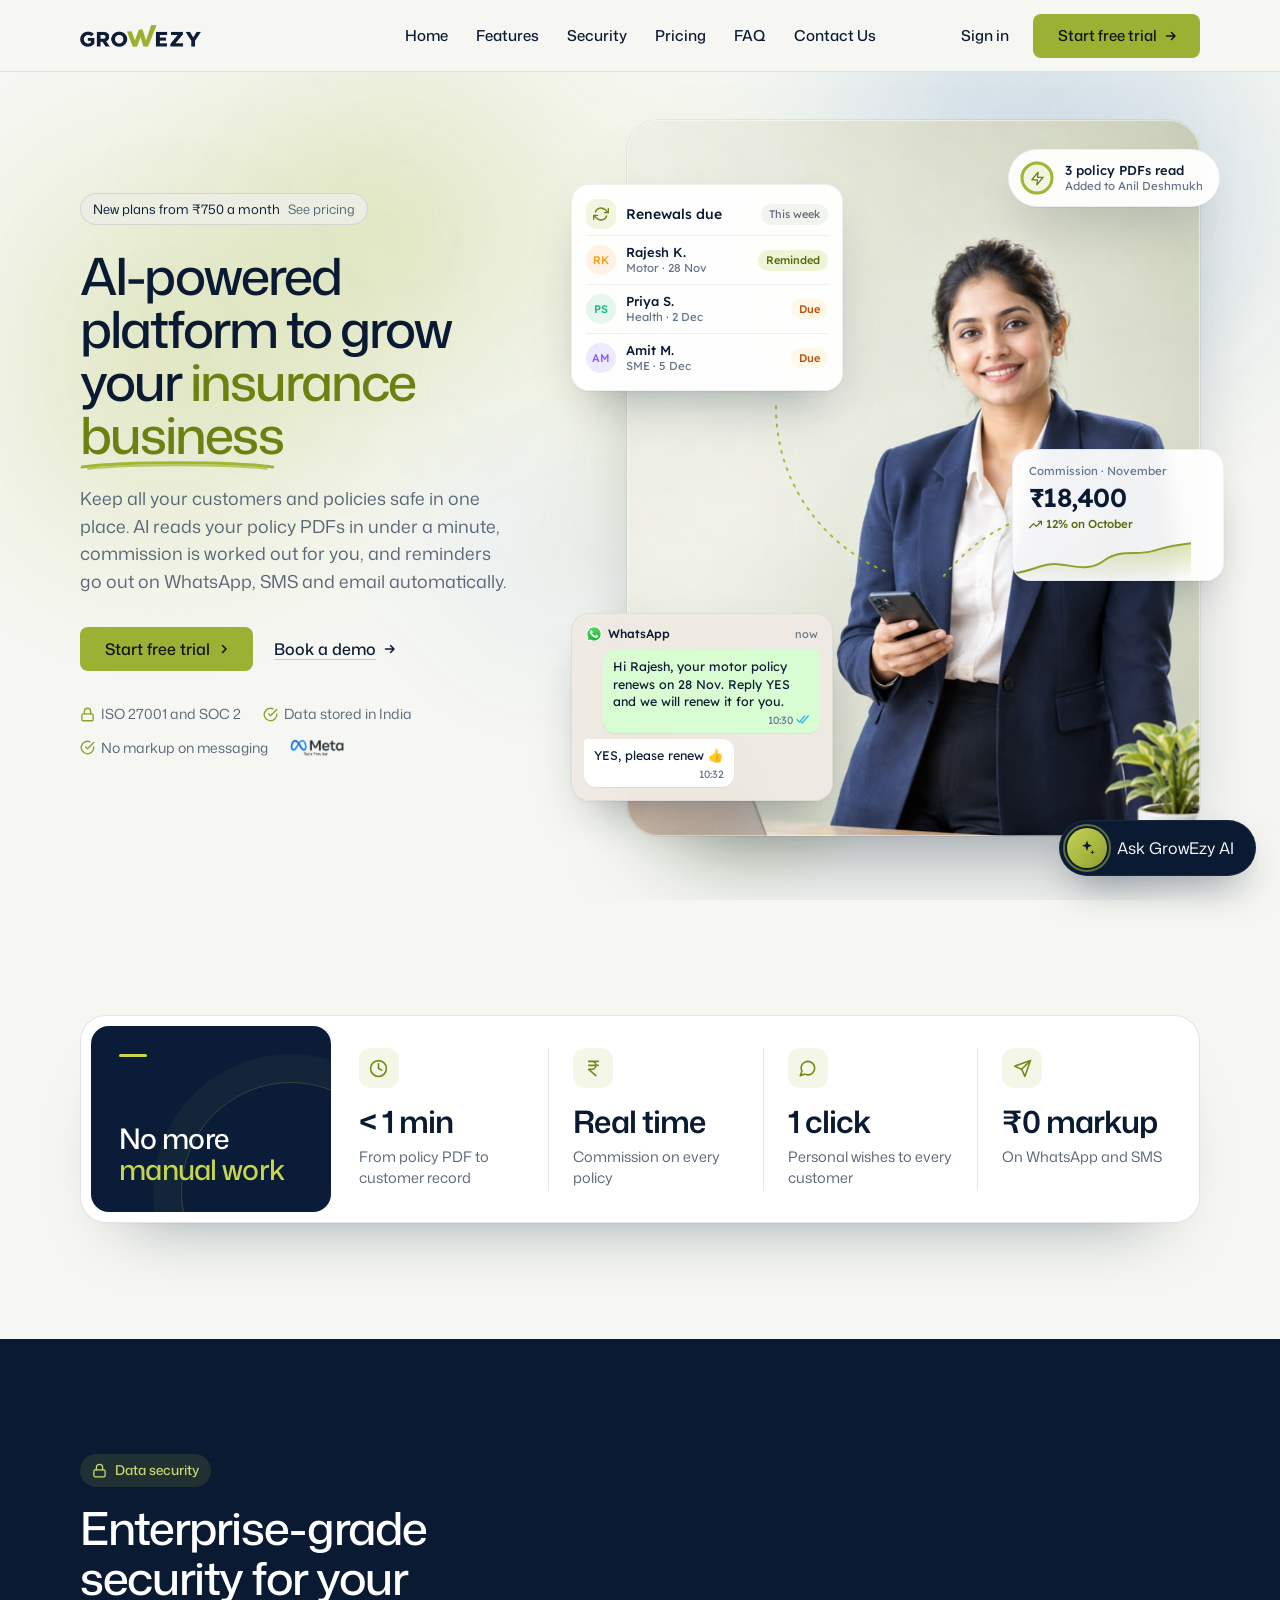
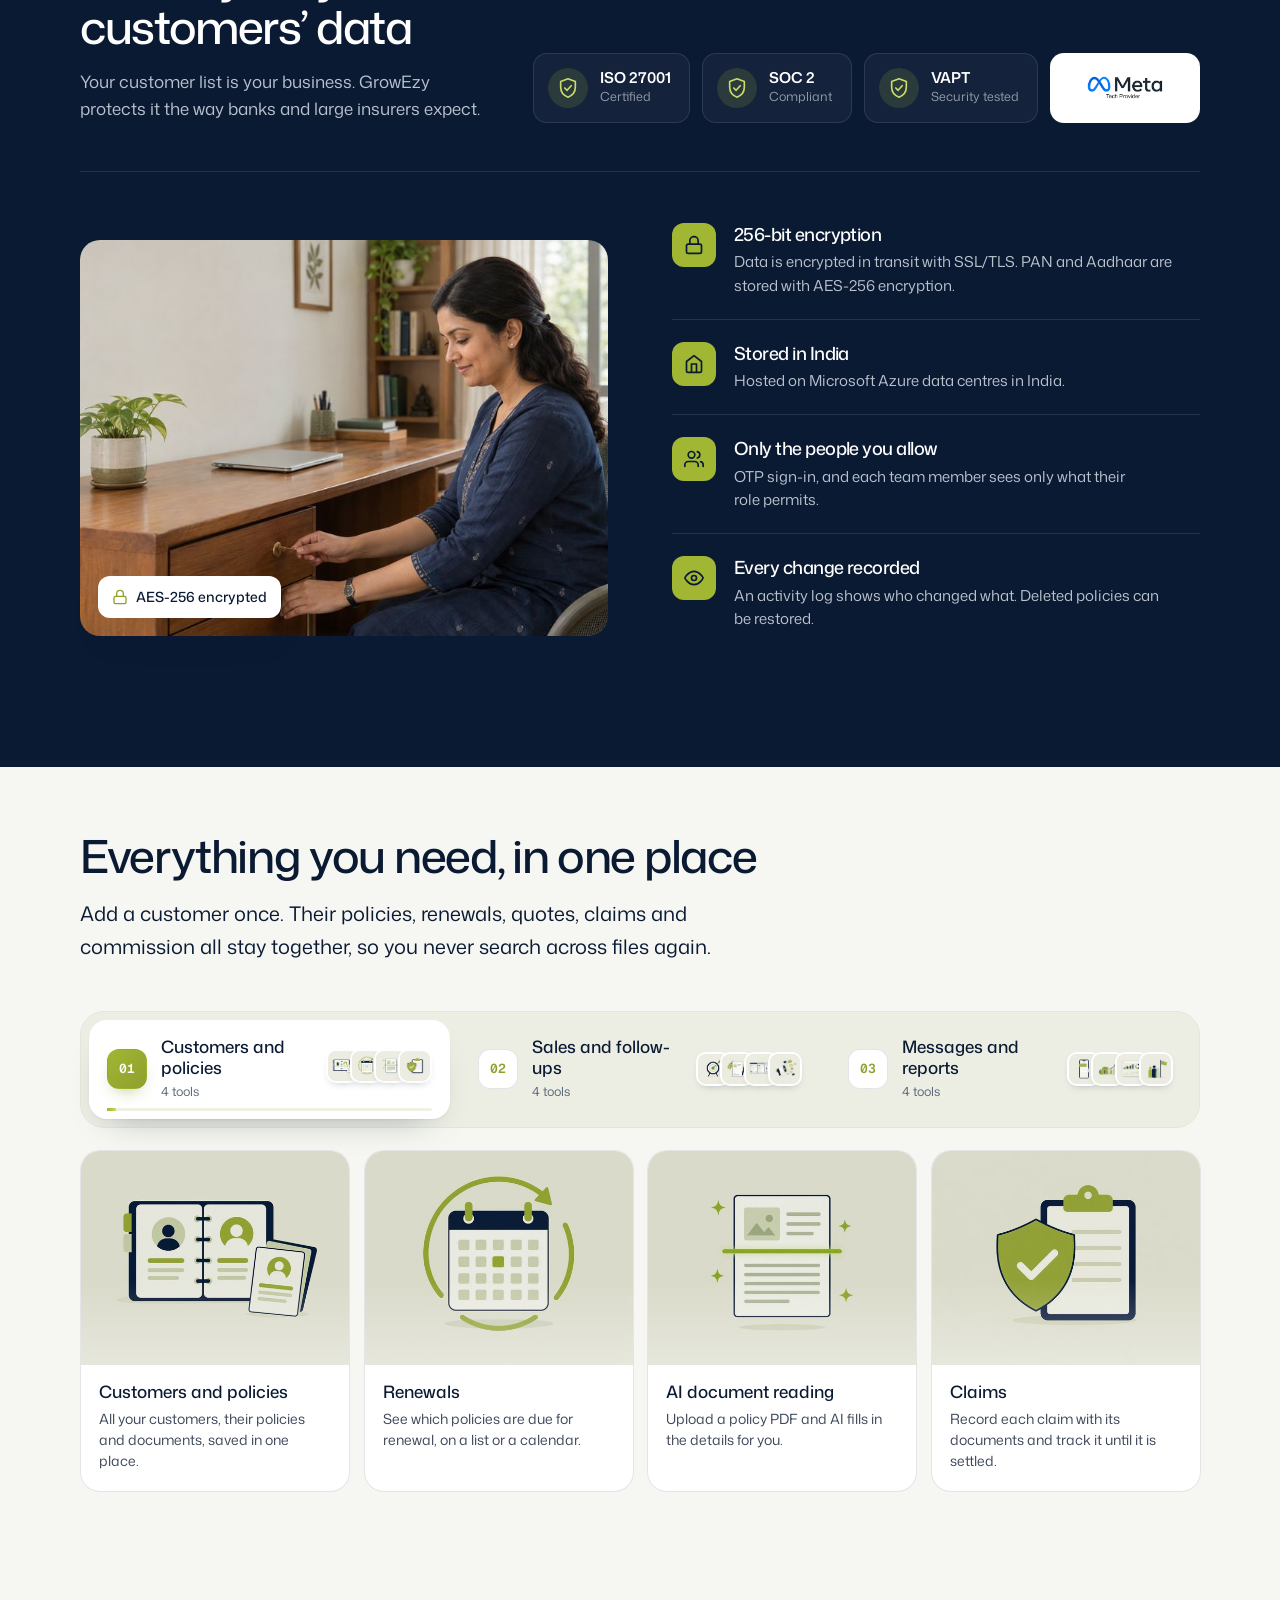
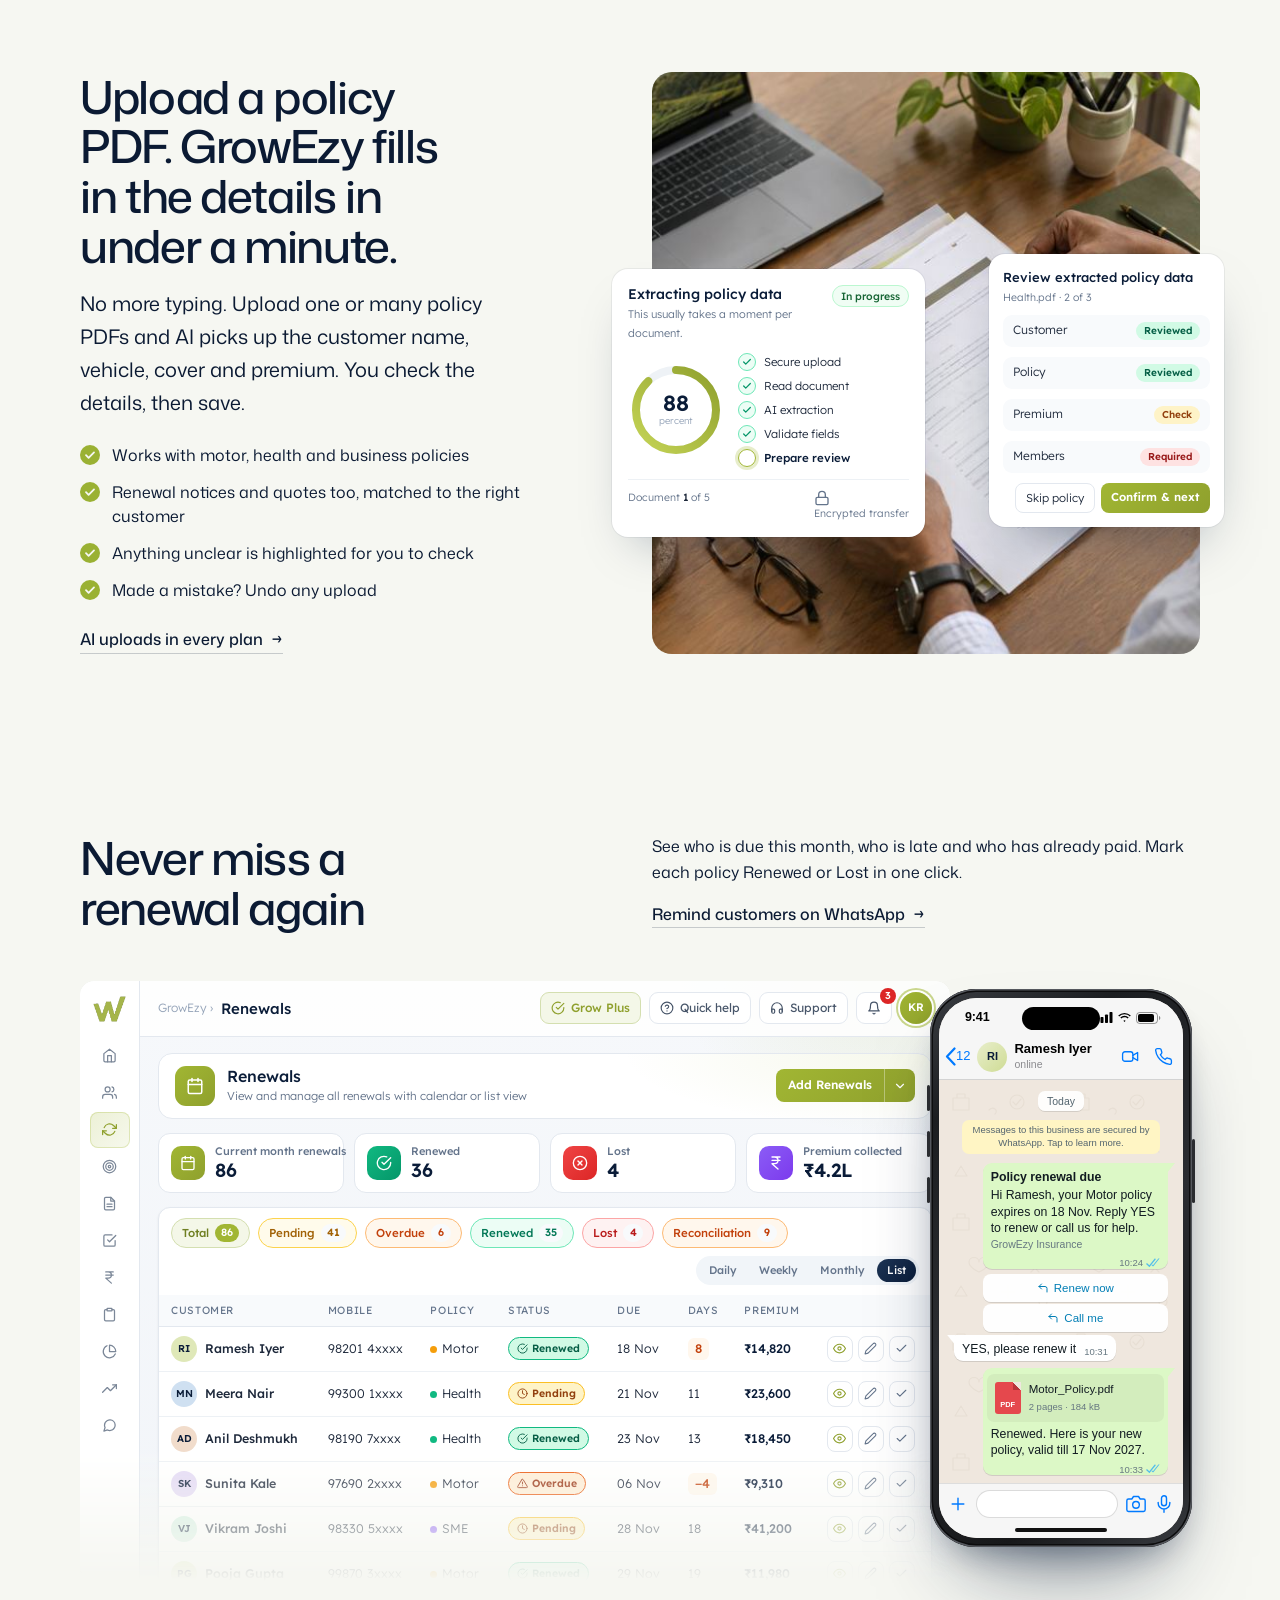
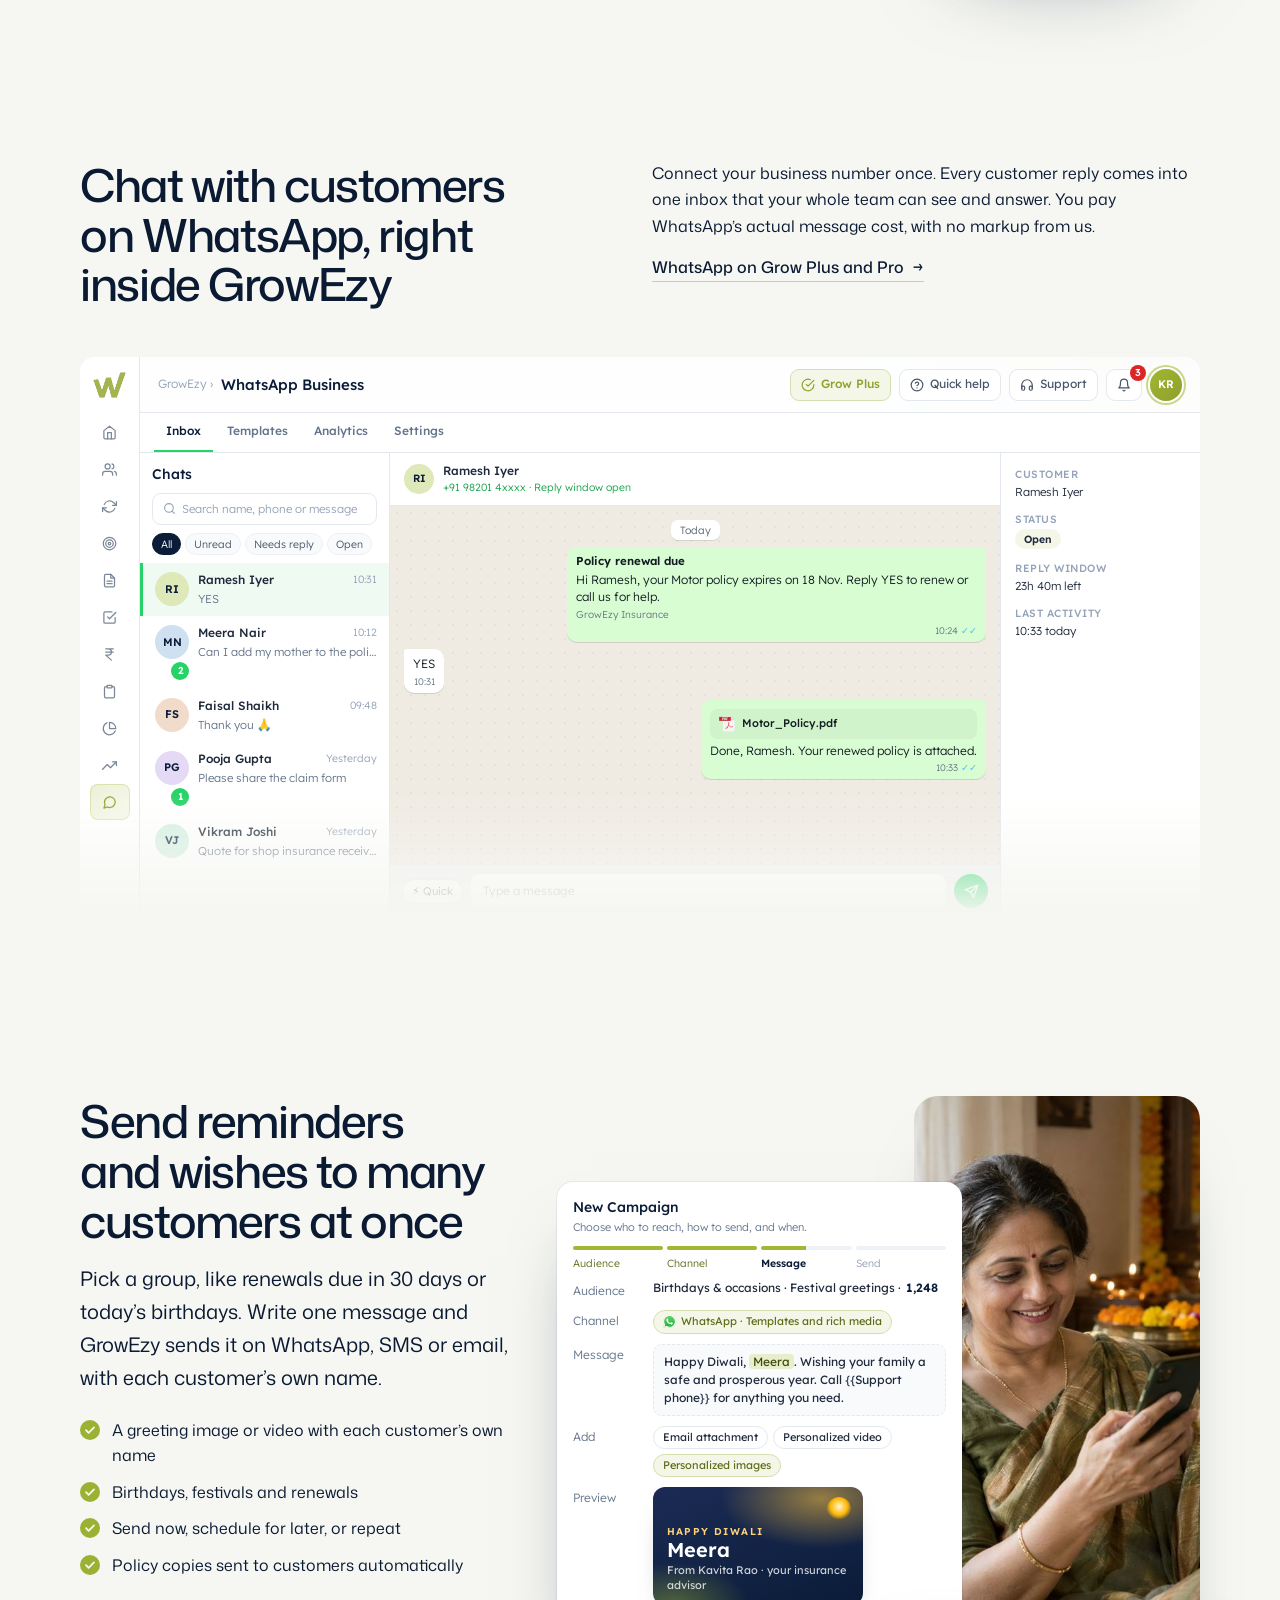
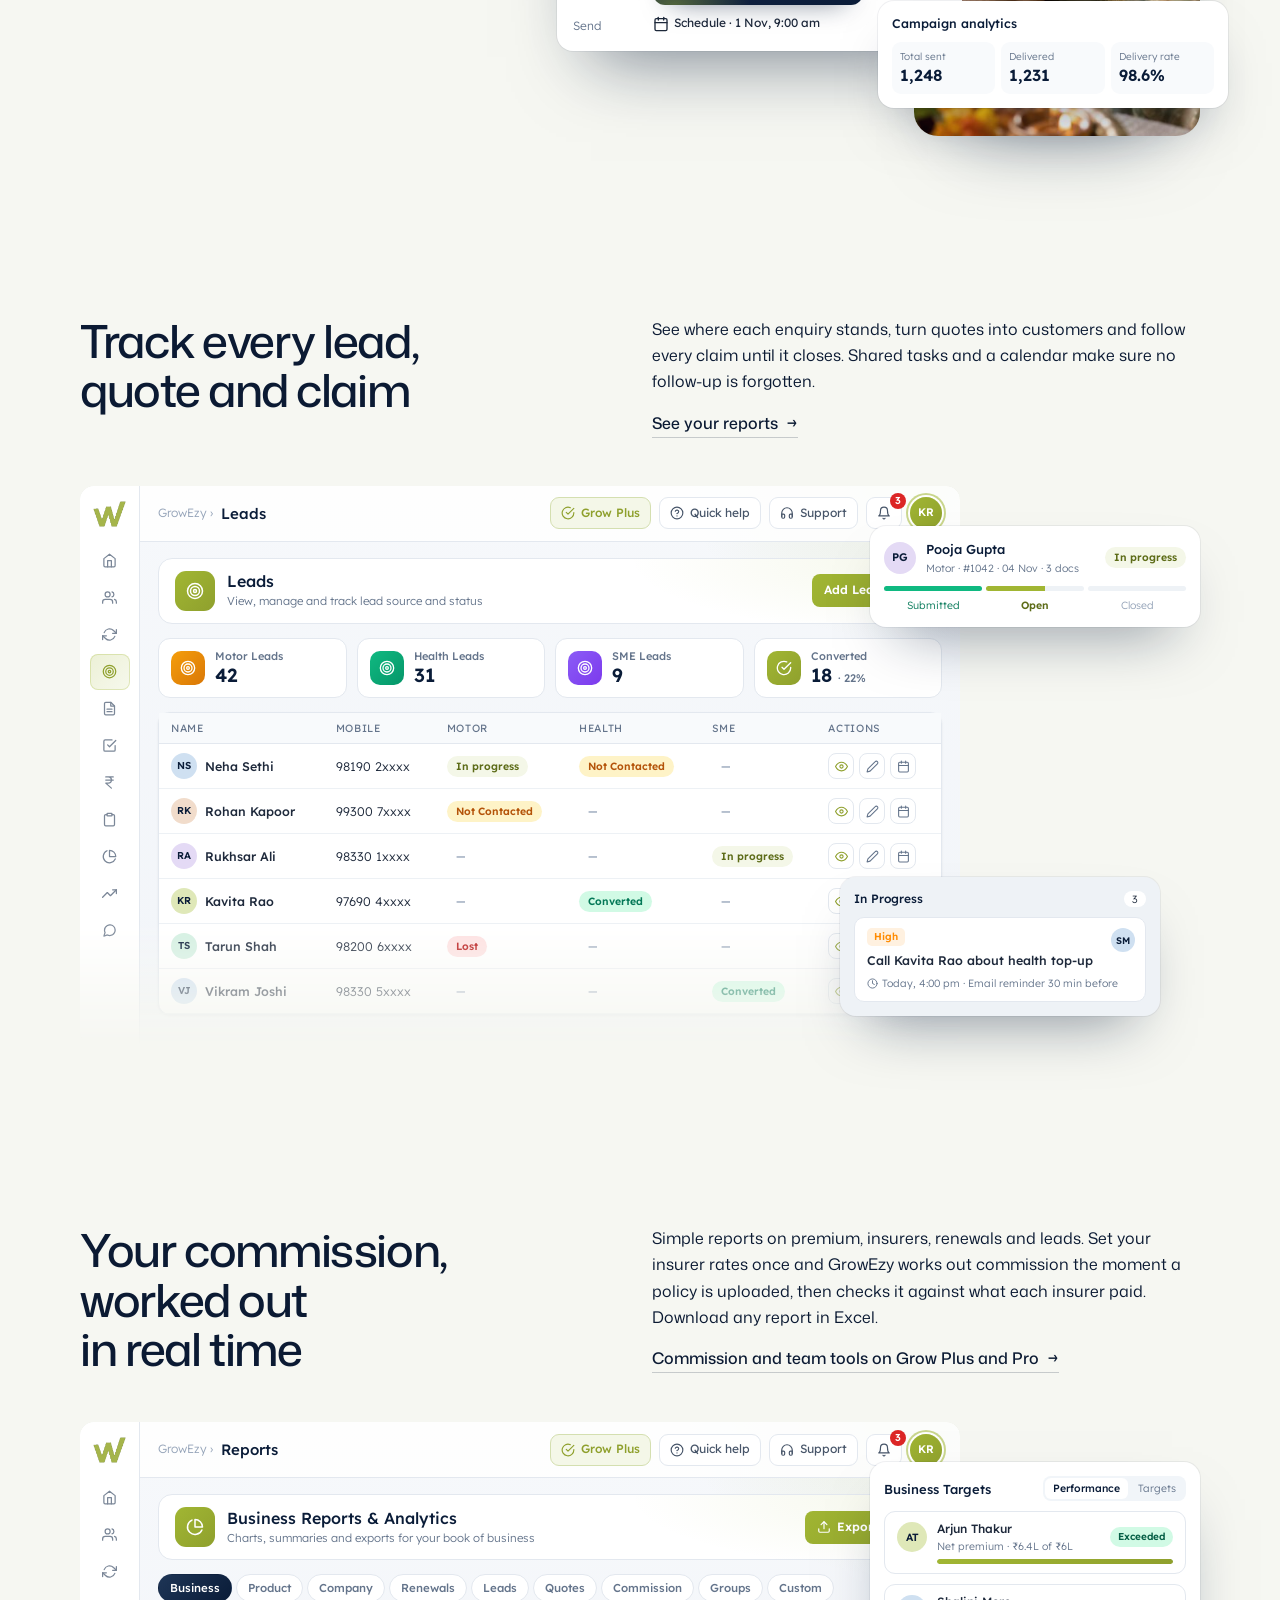
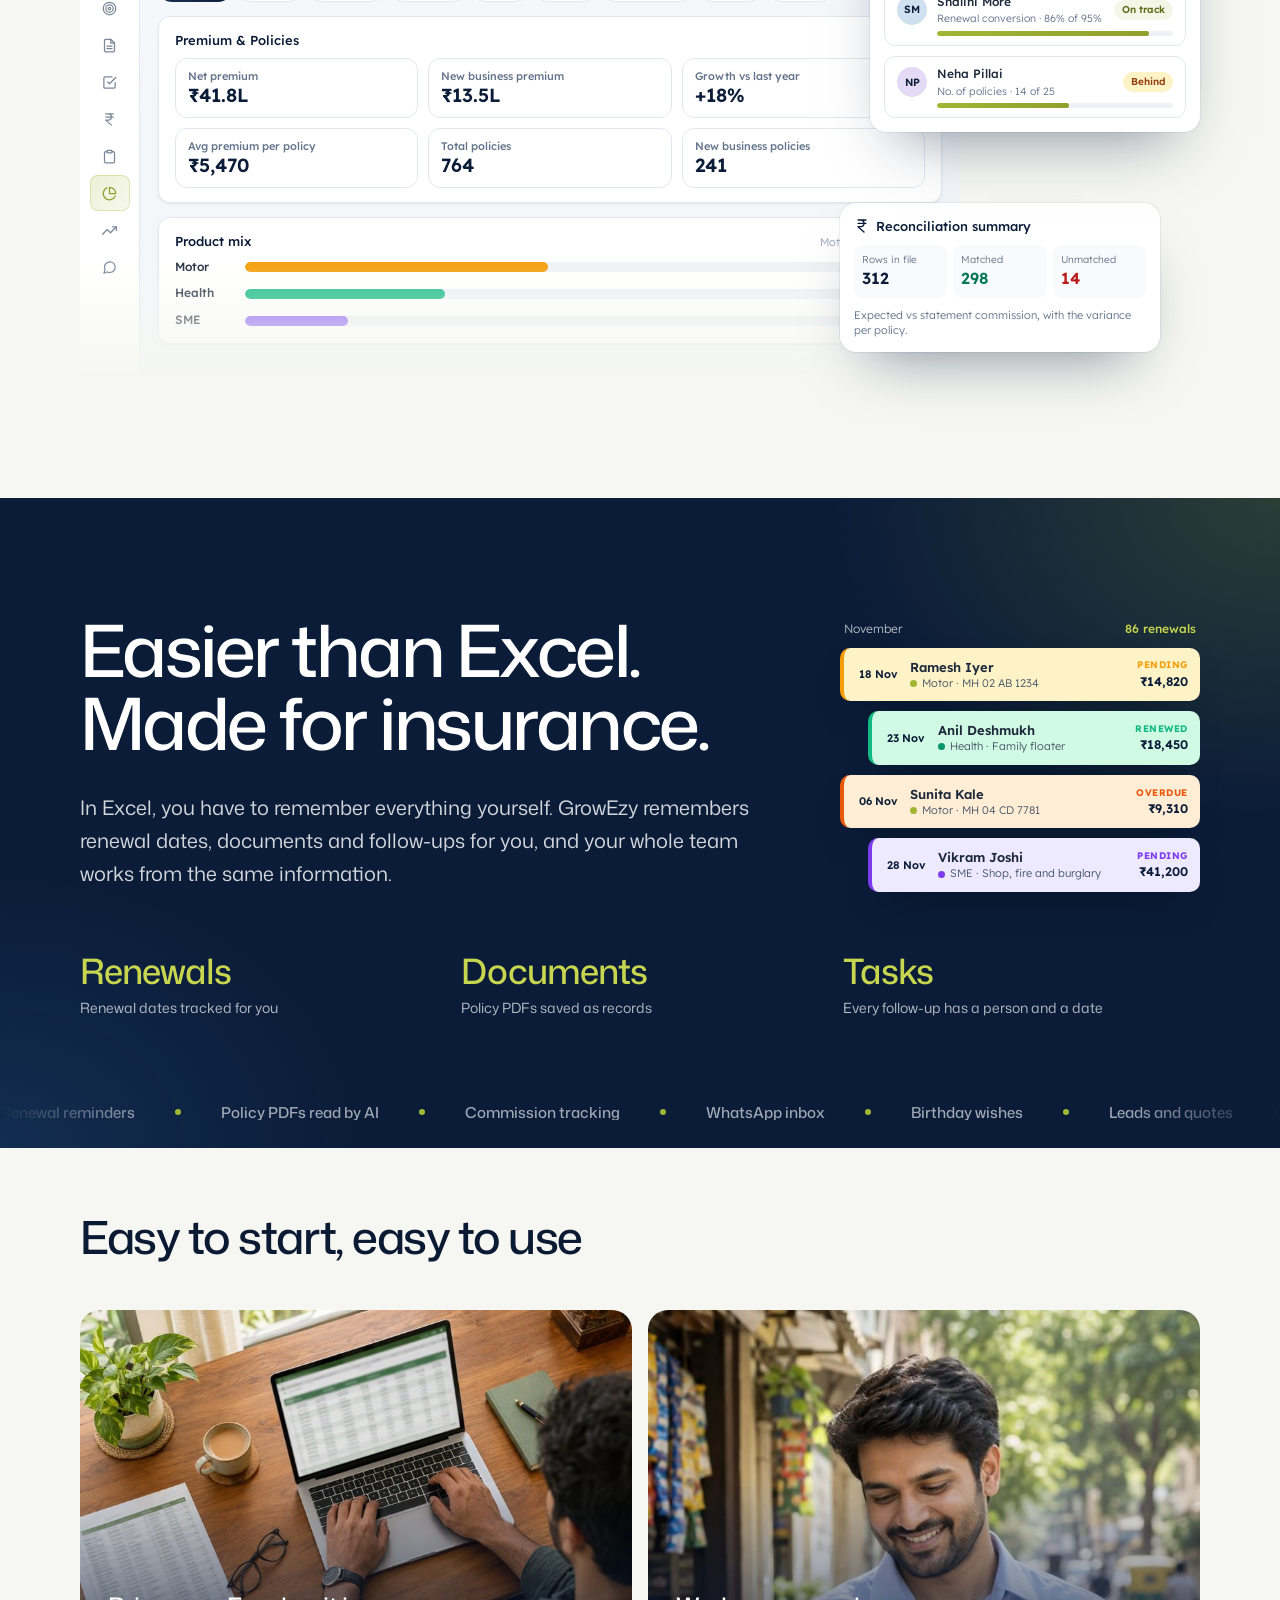
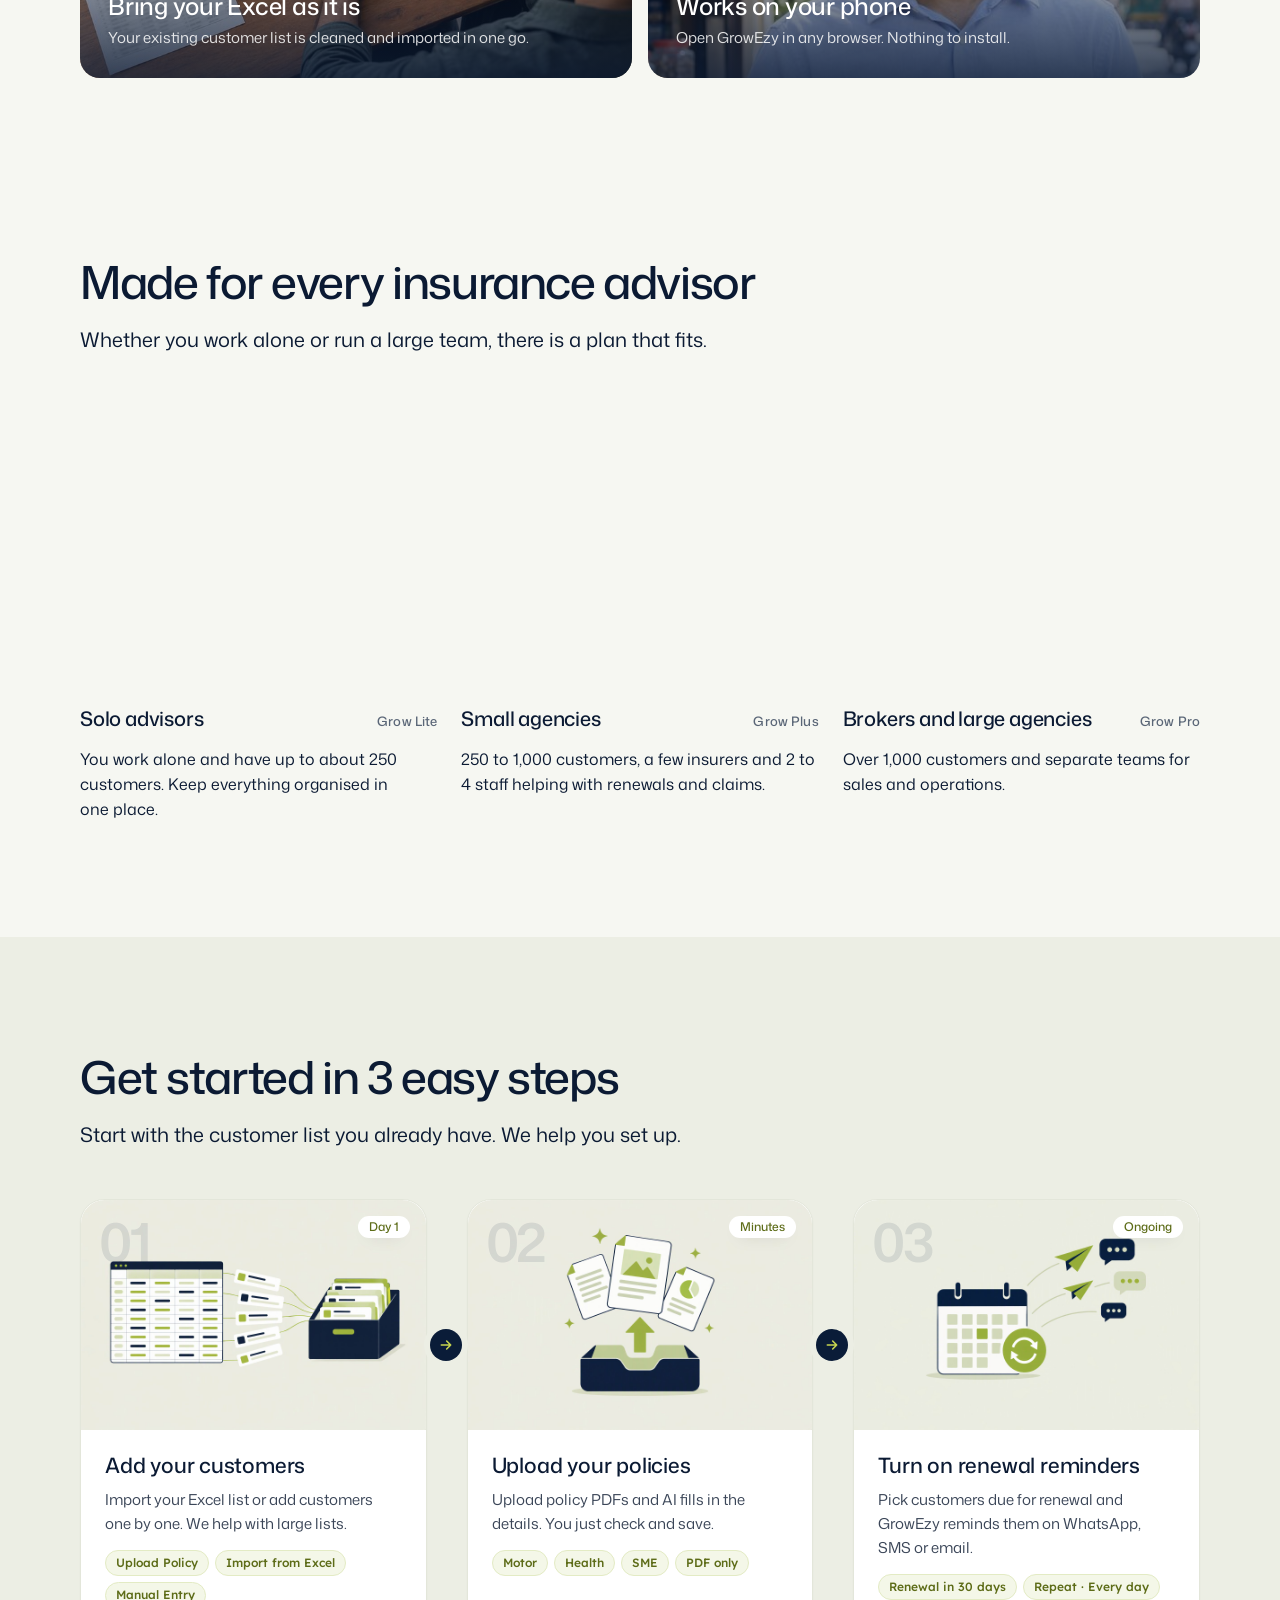
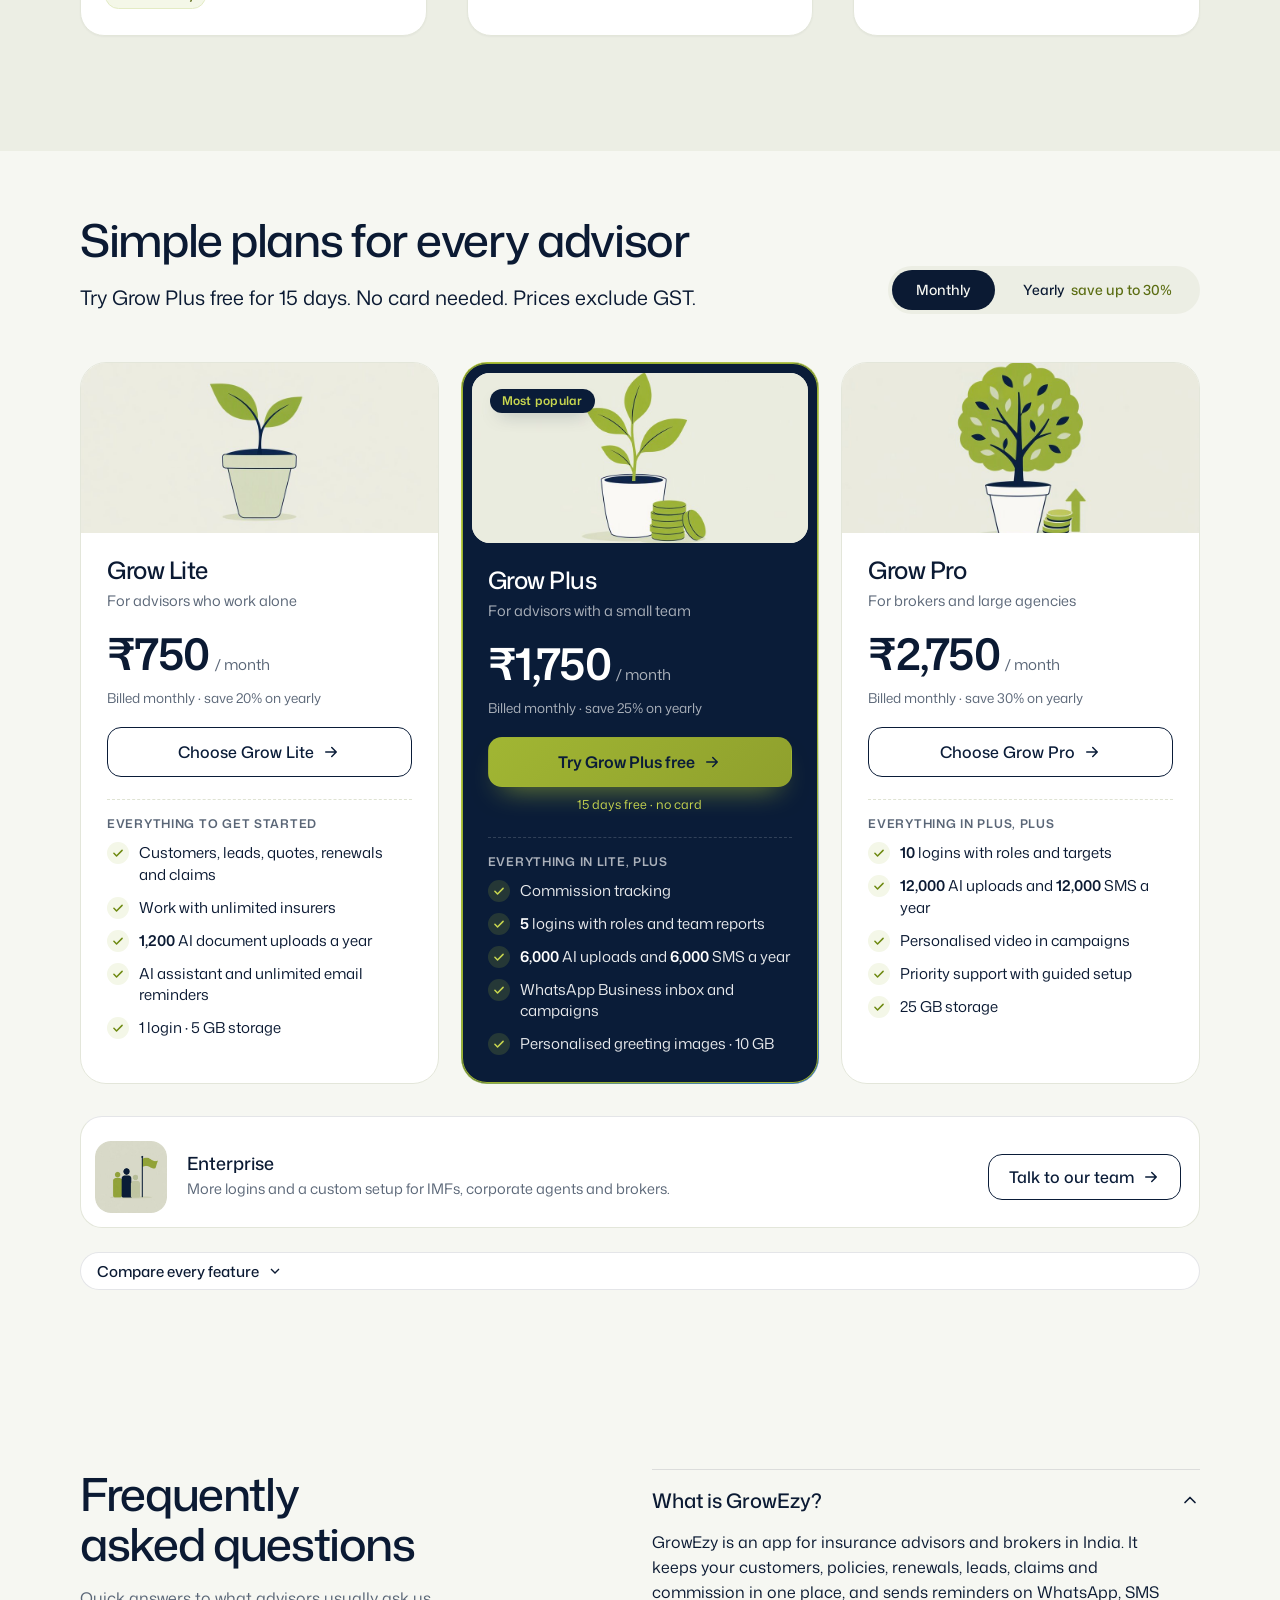
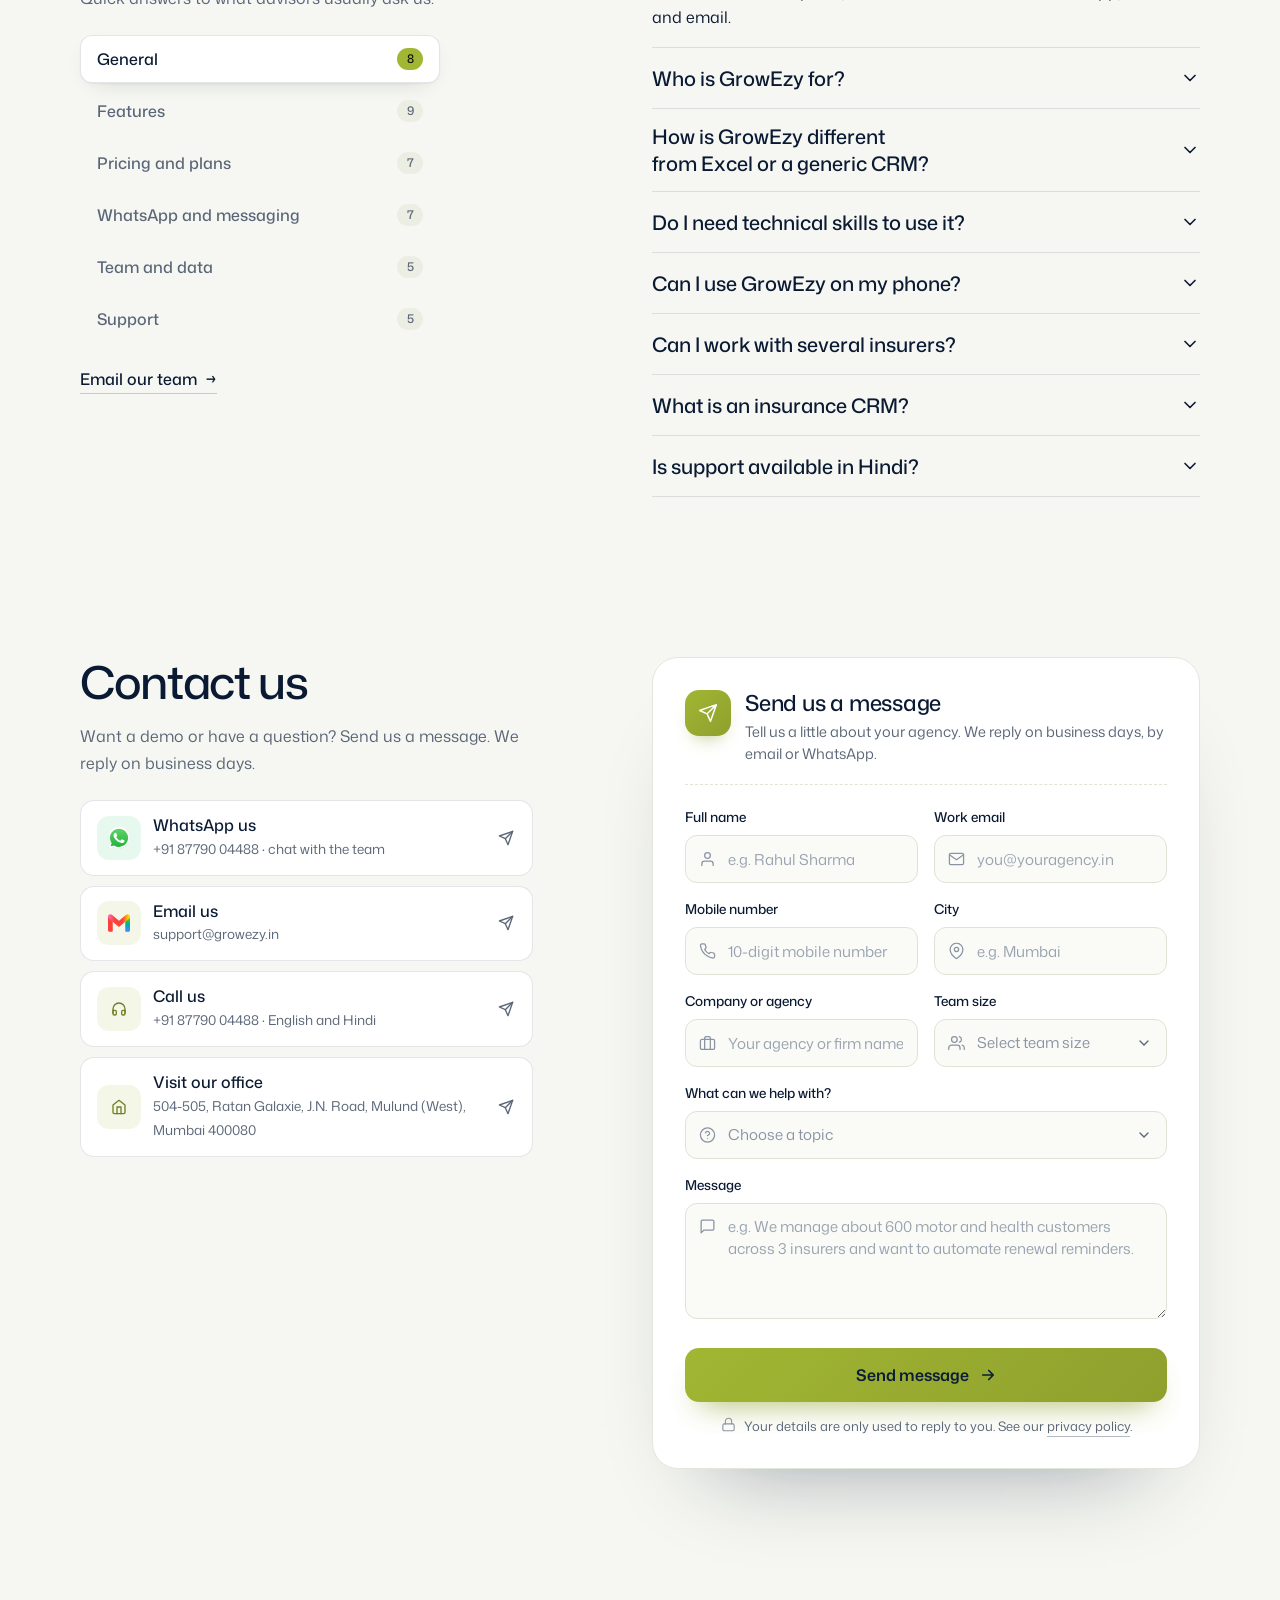
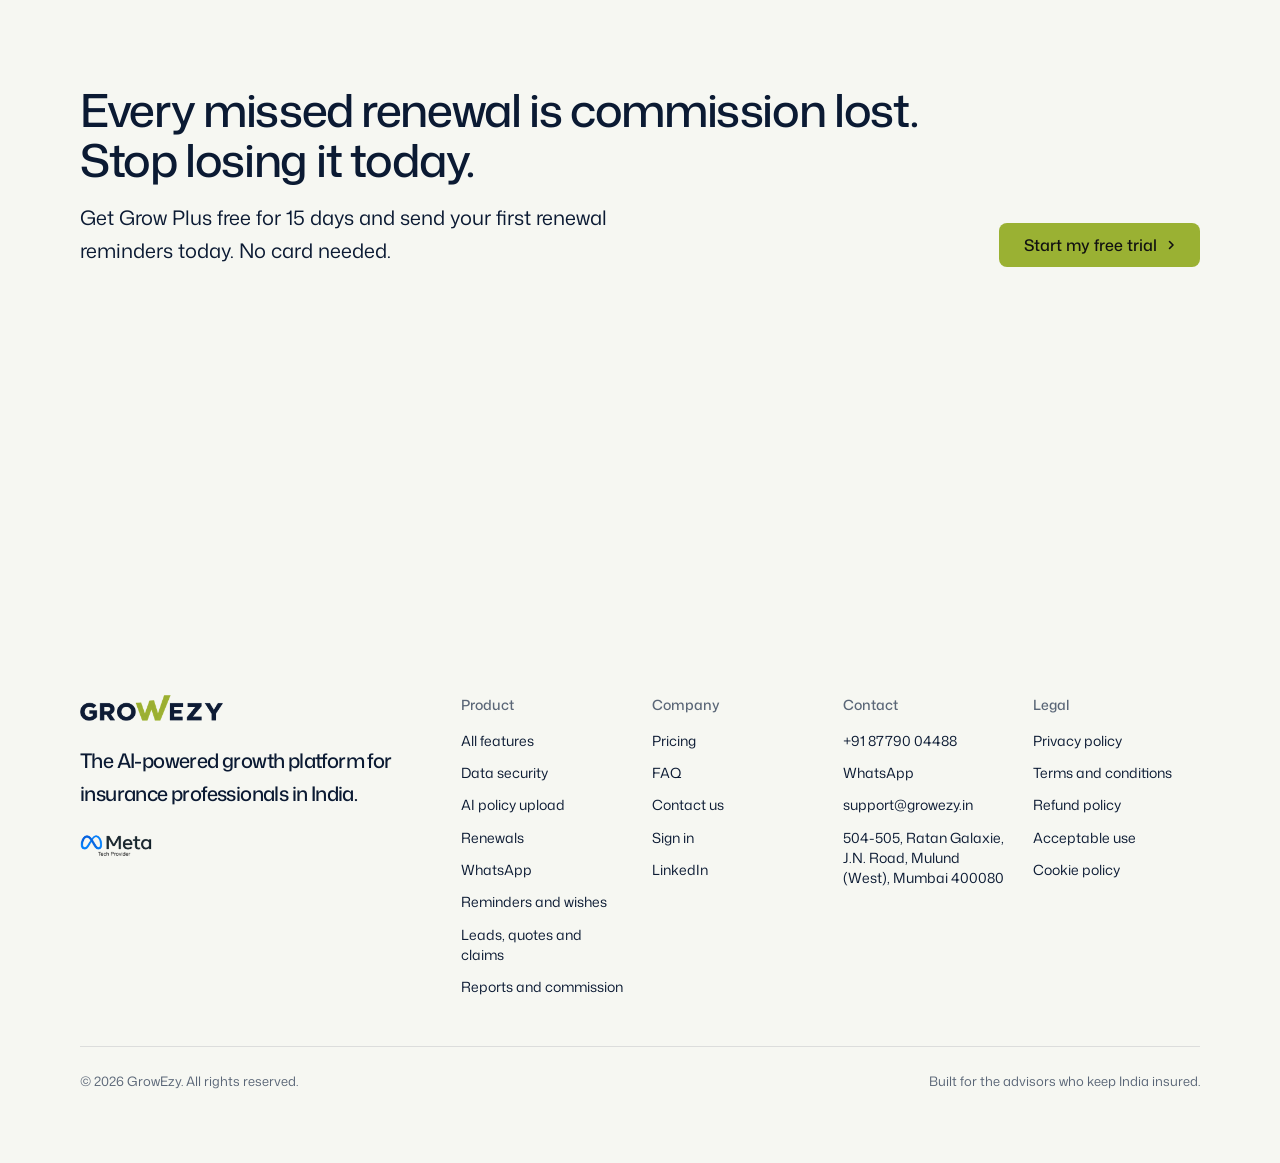
<file: index.html>
<!doctype html>
<html lang="en" data-type="software" data-radius="soft" data-ground="sage" data-buttons="arrow" data-motion>
<head>
<meta charset="utf-8">
<meta name="viewport" content="width=device-width, initial-scale=1, viewport-fit=cover">
<title>GrowEzy: AI growth platform for insurance advisors in India</title>
<meta name="description" content="GrowEzy reads your policy PDFs, tracks every renewal and commission, and reminds customers on WhatsApp, SMS and email. Plans from ₹750 a month, 15 days free.">
<meta property="og:type" content="website">
<meta property="og:title" content="GrowEzy: AI growth platform for insurance advisors in India">
<meta property="og:description" content="Every policy, renewal and commission in one place, with reminders your customers actually read.">
<meta property="og:image" content="share.jpg">
<meta name="twitter:card" content="summary_large_image">
<link rel="icon" href="images/favicon-32.png" type="image/png" sizes="32x32">
<link rel="apple-touch-icon" href="images/favicon-192.png">
<meta name="theme-color" content="#f6f7f2">
<link rel="canonical" href="https://growezy.in/">
<meta name="site-kind" content="software">
<meta name="page-type" content="software">
<link rel="preconnect" href="https://fonts.googleapis.com">
<link rel="preconnect" href="https://fonts.gstatic.com" crossorigin>
<link href="https://fonts.googleapis.com/css2?family=Mona+Sans:wdth,wght@75..125,400..600&family=Geist+Mono:wght@400..500&display=swap" rel="stylesheet">
<link href="https://fonts.googleapis.com/css2?family=Hind:wght@400;500&text=%E2%82%B9&display=swap" rel="stylesheet">
<link rel="stylesheet" href="assets/system.css">
<link rel="stylesheet" href="assets/ui/cards.css">
<link rel="stylesheet" href="assets/motion/motion.css">
<link rel="stylesheet" href="assets/backgrounds/backgrounds.css">
<link rel="stylesheet" href="assets/layout/layout.css">
<link rel="stylesheet" href="assets/icons/icon.css">
<style>
:root {
  --p-bg: #f6f7f2; --p-surface: #eceee4; --p-ink: #0b1a33; --p-muted: #5a6677;
  --p-accent: #9ab133; --p-accent-ink: #111111; --p-action: #9ab133; --p-action-ink: #111111;
  --p-inv-bg: #0b1a33; --p-inv-surface: #18273f; --p-inv-ink: #f6f7f2; --p-inv-muted: #939ca5;
  --p-inv-accent: #9ab133; --p-inv-accent-ink: #111111; --p-inv-action: #9ab133; --p-inv-action-ink: #111111;
  --font-display: "Mona Sans", "Hind", system-ui, sans-serif;
  --font-text: "Mona Sans", "Hind", system-ui, sans-serif;
  --font-mono: "Geist Mono", ui-monospace, "SFMono-Regular", Menlo, Consolas, monospace;
  --display-weight: 500;
  --display-tracking: -0.03em;
  --display-tracking-xl: -0.04em;
  --display-stretch: 104%;
  --ly-scale: 0.96;
}
</style>
<link rel="stylesheet" href="assets/ui/base.css">
<link rel="stylesheet" href="assets/diagrams/diagram.css">
<link href="https://fonts.googleapis.com/css2?family=Lexend:wght@300;400;500;600&display=swap" rel="stylesheet">
<link rel="stylesheet" href="css/app-mock.css?v=12">
<link rel="stylesheet" href="css/wa-phone.css?v=12">
<link rel="stylesheet" href="css/site.css?v=12">
<link rel="stylesheet" href="css/premium.css?v=13">
<link rel="stylesheet" href="css/sections.css?v=12">
<link rel="stylesheet" href="css/hero.css?v=5">
<link rel="stylesheet" href="css/highlights.css?v=3">
<script>document.documentElement.classList.add('m-enter');setTimeout(()=>document.documentElement.classList.add('m-enter-done'),700)</script>
<script src="assets/backgrounds/backgrounds.js"></script>
<script>document.documentElement.classList.add('mo-js');setTimeout(()=>document.documentElement.classList.add('mo-safe'),2500)</script>
<link rel="modulepreload" href="assets/moments/moments.js">
<link rel="modulepreload" href="assets/moments/lib.js">
<link rel="modulepreload" href="assets/moments/line-carries-colour/moment.js">
<link rel="modulepreload" href="assets/moments/liquid-type/moment.js">
<style>
  /* the logo: the client's own file */
  .nav__logo img { display: block; height: 22px; width: auto; }
  .footer .nav__logo img { height: 26px; }

  /* hero window (layout/hero-centred.html, drawn light on the page's ground) */
  .d-win { background: #fff; color: #0b1a33; border-radius: 12px; overflow: hidden; font: 400 14px/1.4 var(--font-text); box-shadow: 0 0 0 1px rgb(11 26 51 / .08), 0 30px 70px -30px rgb(11 26 51 / .45); }
  .d-win__bar { display: flex; align-items: center; gap: 10px; height: 40px; padding: 0 14px; border-bottom: 1px solid rgb(11 26 51 / .08); font-size: 13px; color: #5a6677; }
  .d-win__bar b { color: #0b1a33; font-weight: 500; } .d-win__bar .sp { flex: 1; }
  .d-win__dots { display: flex; gap: 6px; } .d-win__dots i { width: 10px; height: 10px; border-radius: 50%; background: #dcdfe2; }
  .d-win__body { display: grid; grid-template-columns: 250px 1fr; min-height: 420px; }
  .inbox { border-right: 1px solid rgb(11 26 51 / .08); padding: 10px; display: grid; align-content: start; gap: 2px; }
  .inbox .q { height: 34px; margin-bottom: 6px; border-radius: 9px; background: #f2f3ef; display: flex; align-items: center; padding: 0 10px; color: #5a6677; font-size: 13px; }
  .inbox .t { display: grid; grid-template-columns: 30px 1fr auto; gap: 1px 10px; padding: 9px 8px; border-radius: 9px; font-size: 13px; }
  .inbox .t.is-on { background: #f2f3ef; }
  .inbox .t i { grid-row: 1 / span 2; width: 30px; height: 30px; border-radius: 50%; display: grid; place-items: center; font: 600 13px/1 var(--font-text); font-style: normal; color: #0b1a33; }
  .inbox .t b { font-weight: 500; } .inbox .t time { color: #5a6677; font-size: 13px; }
  .inbox .t span { grid-column: 2 / -1; color: #5a6677; white-space: nowrap; overflow: hidden; text-overflow: ellipsis; }
  .convo { display: grid; min-width: 0; align-content: start; }
  .d-chat { display: grid; gap: 8px; align-content: start; padding: 14px 18px; font-size: 14px; }
  .d-msg { max-width: 78%; padding: 10px 14px; border-radius: 16px; line-height: 1.45; }
  .d-msg--me { justify-self: end; background: #0b1a33; color: #fff; border-bottom-right-radius: 6px; }
  .d-msg--bot { max-width: 86%; background: #f2f3ef; color: #0b1a33; border-bottom-left-radius: 6px; }
  .d-msg small { display: block; margin-top: 4px; font-size: 13px; opacity: .7; }
  .d-msg--me small { display: none; }
  .d-msg--bot small { display: inline; margin: 0 0 0 8px; white-space: nowrap; }
  .d-tool { display: flex; align-items: center; gap: 8px; font-size: 13px; color: #5a6677; }
  .d-tool::before { content: ""; width: 14px; height: 14px; border-radius: 50%; border: 2px solid currentColor; border-right-color: transparent; }
  .acts { display: flex; gap: 8px; } .acts span { height: 30px; padding: 0 12px; border-radius: var(--r-btn, 8px); display: inline-flex; align-items: center; font-size: 13px; font-weight: 500; background: #9ab133; color: #111; }
  .acts span + span { background: transparent; color: #0b1a33; box-shadow: inset 0 0 0 1px rgb(11 26 51 / .2); }
  @media (max-width: 639px) { .d-win__body { grid-template-columns: 1fr; } .inbox { display: none; } .d-chat { font-size: 13px; padding: 12px 14px; } .d-win__bar .sp ~ span { display: none; } .d-msg--bot small, .d-tool { display: none; } }

  /* app frame (sections-library.md, app-frame) */
  .app.ui { display: grid; grid-template-columns: minmax(0, 5fr) minmax(0, 7fr); margin-top: var(--s-7); background: var(--u-bg); border: 1px solid var(--u-border); border-radius: var(--u-r); box-shadow: var(--u-shadow); }
  .app > .app__pane { position: relative; min-width: 0; min-height: 0; overflow: hidden; }
  .app > .app__pane + .app__pane { border-left: 1px solid var(--u-line); }
  .app > .app__pane > .ui-panel { width: 100%; border: 0; border-radius: 0; box-shadow: none; }
  .app > .app__pane::after { content: ""; position: absolute; inset: auto 0 0 0; height: 64px; background: linear-gradient(transparent, var(--u-bg)); pointer-events: none; }
  @media (min-width: 1024px) and (max-width: 1279px) { .app.ui { grid-template-columns: minmax(0, 4fr) minmax(0, 8fr); } }
  @media (max-width: 1023px) {
    .app.ui { grid-template-columns: minmax(0, 1fr); grid-template-rows: auto minmax(0, 1fr); }
    .app > .app__pane--list { max-height: 252px; }
    .app > .app__pane--list::after { display: none; }
    .app .ui-win__side { display: none; }
    .app .ui-win__body { grid-template-columns: minmax(0, 1fr); }
    .app > .app__pane + .app__pane { border-left: 0; border-top: 1px solid var(--u-line); }
  }
  @media (max-width: 639px) {
    .app.ui { grid-template-rows: minmax(0, 1fr); }
    .app > .app__pane--list { display: none; }
    .app > .app__pane + .app__pane { border-top: 0; }
  }


  /* who it is for: three photograph tiles */
  #advisors .tile__media { --tile-ratio: 5 / 4; }
  #advisors .tile p { color: var(--ink); max-width: 38ch; }
  #advisors .tile .t-label { color: var(--muted); }
  @media (min-width: 640px) and (max-width: 1023px) { #advisors { --h: 2; } }
  @media (max-width: 639px) { #advisors .tile__media { --tile-ratio: 16 / 10; } }

  /* assistant: the photograph is the frame, the chat over its calm side */
  #assistant .frame--split { --ratio: 80%; }
  #assistant .frame__img { position: absolute; inset: 0; width: 100%; height: 100%; object-fit: cover; object-position: 30% 40%; }

  /* pricing */
  .section-head--row > .bill, .bill { display: inline-flex; align-self: end; gap: 4px; padding: 4px; border-radius: 999px; background: var(--surface); margin-top: var(--s-5); }
  .bill button { height: 40px; padding: 0 var(--s-5); border: 0; border-radius: 999px; background: transparent; font: 500 var(--t-small)/1 var(--font-text); color: var(--ink); cursor: pointer; transition: background .25s, color .25s; }
  .bill button[aria-selected="true"] { background: var(--ink); color: var(--bg); }
  .bill .save { margin-left: 6px; color: #5b6d12; }
  .bill button[aria-selected="true"] .save { color: #c9dc6c; }
  .price .t-stat { font-variant-numeric: tabular-nums; transition: opacity .2s; }
  .price.is-swapping .t-stat, .plan-note.is-swapping, .price small.is-swapping, .price__was.is-swapping { opacity: 0; }
  .price small, .price__was { transition: opacity .2s; }
  .plan-note { transition: opacity .2s; }
  .price small { color: var(--muted); font-size: var(--t-small); }
  .plan-note { color: var(--muted); font-size: var(--t-small); min-height: 1.4em; }
  .card--plan .checks li b { font-weight: 500; }
  .plan-head { display: flex; align-items: center; gap: var(--s-3); }
  .plan-ent { display: flex; flex-wrap: wrap; align-items: baseline; justify-content: space-between; gap: var(--s-3) var(--s-6); margin-top: var(--s-6); padding-top: var(--s-5); border-top: 1px solid var(--line); }
  .plan-ent p { margin: 0; }
  .addons { margin-top: var(--s-4); color: var(--muted); font-size: var(--t-small); }

  /* reveal on scroll, once (asked for by the client); nothing hides without script or under reduced motion */
  @media (prefers-reduced-motion: no-preference) {
    html.rv-on [data-reveal] > * { opacity: 0; transform: translateY(18px); transition: opacity .7s cubic-bezier(.2,.7,.2,1), transform .7s cubic-bezier(.2,.7,.2,1); transition-delay: calc(var(--i, 0) * 90ms); }
    html.rv-on [data-reveal].is-in > * { opacity: 1; transform: none; }
  }

  #features .panel { --p-h: 336px; }
  #features .ui-check.is-done .ui-check__label { color: var(--u-ink, #0b1a33); }
  #features .ui-check.is-done .ui-check__label::after { transform: scaleX(0); }
  #setup .panel { --p-h: 336px; }
  .plan-msg img { display: inline-block; vertical-align: -4px; margin-left: 6px; }
  @media (min-width: 1024px) and (max-width: 1279px) { #features .panel { --p-h: 260px; } }
  @media (min-width: 640px) and (max-width: 1279px) { #setup, #pricing { --h: 2; } }
  @media (min-width: 640px) and (max-width: 1023px) { #statement .mo-lt__type { font-size: 17vw; } }
  @media (max-width: 639px) { #features .panel { --p-h: 190px; } #setup .panel { --p-h: 260px; } }
  :focus-visible { outline-color: var(--ink); }
  @media (max-width: 399px) { .nav__logo img { height: 18px; } }
  @media (max-width: 359px) { .nav__bar .nav__actions .btn { display: none; } }
</style>
<link rel="stylesheet" href="css/chatbot.css?v=2">
</head>
<body>
<svg width="0" height="0" style="position:absolute" aria-hidden="true"><defs><linearGradient id="gx-ring-grad" x1="0" y1="0" x2="1" y2="1"><stop offset="0" stop-color="#c5d456"/><stop offset="1" stop-color="#8fa02d"/></linearGradient></defs><symbol id="fi-home" viewBox="0 0 24 24"><path d="M3 9l9-7 9 7v11a2 2 0 0 1-2 2H5a2 2 0 0 1-2-2z"/><polyline points="9 22 9 12 15 12 15 22"/></symbol><symbol id="fi-users" viewBox="0 0 24 24"><path d="M17 21v-2a4 4 0 0 0-4-4H5a4 4 0 0 0-4 4v2"/><circle cx="9" cy="7" r="4"/><path d="M23 21v-2a4 4 0 0 0-3-3.87"/><path d="M16 3.13a4 4 0 0 1 0 7.75"/></symbol><symbol id="fi-refresh" viewBox="0 0 24 24"><polyline points="23 4 23 10 17 10"/><polyline points="1 20 1 14 7 14"/><path d="M3.51 9a9 9 0 0 1 14.85-3.36L23 10M1 14l4.64 4.36A9 9 0 0 0 20.49 15"/></symbol><symbol id="fi-target" viewBox="0 0 24 24"><circle cx="12" cy="12" r="10"/><circle cx="12" cy="12" r="6"/><circle cx="12" cy="12" r="2"/></symbol><symbol id="fi-file" viewBox="0 0 24 24"><path d="M14 2H6a2 2 0 0 0-2 2v16a2 2 0 0 0 2 2h12a2 2 0 0 0 2-2V8z"/><polyline points="14 2 14 8 20 8"/><line x1="16" y1="13" x2="8" y2="13"/><line x1="16" y1="17" x2="8" y2="17"/></symbol><symbol id="fi-checksq" viewBox="0 0 24 24"><polyline points="9 11 12 14 22 4"/><path d="M21 12v7a2 2 0 0 1-2 2H5a2 2 0 0 1-2-2V5a2 2 0 0 1 2-2h11"/></symbol><symbol id="fi-rupee" viewBox="0 0 24 24"><path d="M6 3h12M6 8h12M6 3h4a5 5 0 0 1 0 10H6l9 8"/></symbol><symbol id="fi-clip" viewBox="0 0 24 24"><path d="M16 4h2a2 2 0 0 1 2 2v14a2 2 0 0 1-2 2H6a2 2 0 0 1-2-2V6a2 2 0 0 1 2-2h2"/><rect x="8" y="2" width="8" height="4" rx="1"/></symbol><symbol id="fi-pie" viewBox="0 0 24 24"><path d="M21.21 15.89A10 10 0 1 1 8 2.83"/><path d="M22 12A10 10 0 0 0 12 2v10z"/></symbol><symbol id="fi-trend" viewBox="0 0 24 24"><polyline points="23 6 13.5 15.5 8.5 10.5 1 18"/><polyline points="17 6 23 6 23 12"/></symbol><symbol id="fi-msg" viewBox="0 0 24 24"><path d="M21 11.5a8.38 8.38 0 0 1-.9 3.8 8.5 8.5 0 0 1-7.6 4.7 8.38 8.38 0 0 1-3.8-.9L3 21l1.9-5.7a8.38 8.38 0 0 1-.9-3.8 8.5 8.5 0 0 1 4.7-7.6 8.38 8.38 0 0 1 3.8-.9h.5a8.48 8.48 0 0 1 8 8v.5z"/></symbol><symbol id="fi-bell" viewBox="0 0 24 24"><path d="M18 8A6 6 0 0 0 6 8c0 7-3 9-3 9h18s-3-2-3-9"/><path d="M13.73 21a2 2 0 0 1-3.46 0"/></symbol><symbol id="fi-cal" viewBox="0 0 24 24"><rect x="3" y="4" width="18" height="18" rx="2"/><line x1="16" y1="2" x2="16" y2="6"/><line x1="8" y1="2" x2="8" y2="6"/><line x1="3" y1="10" x2="21" y2="10"/></symbol><symbol id="fi-okc" viewBox="0 0 24 24"><path d="M22 11.08V12a10 10 0 1 1-5.93-9.14"/><polyline points="22 4 12 14.01 9 11.01"/></symbol><symbol id="fi-xc" viewBox="0 0 24 24"><circle cx="12" cy="12" r="10"/><line x1="15" y1="9" x2="9" y2="15"/><line x1="9" y1="9" x2="15" y2="15"/></symbol><symbol id="fi-eye" viewBox="0 0 24 24"><path d="M1 12s4-8 11-8 11 8 11 8-4 8-11 8-11-8-11-8z"/><circle cx="12" cy="12" r="3"/></symbol><symbol id="fi-edit" viewBox="0 0 24 24"><path d="M17 3a2.83 2.83 0 1 1 4 4L7.5 20.5 2 22l1.5-5.5L17 3z"/></symbol><symbol id="fi-check" viewBox="0 0 24 24"><polyline points="20 6 9 17 4 12"/></symbol><symbol id="fi-alert" viewBox="0 0 24 24"><path d="M10.29 3.86L1.82 18a2 2 0 0 0 1.71 3h16.94a2 2 0 0 0 1.71-3L13.71 3.86a2 2 0 0 0-3.42 0z"/><line x1="12" y1="9" x2="12" y2="13"/><line x1="12" y1="17" x2="12.01" y2="17"/></symbol><symbol id="fi-upload" viewBox="0 0 24 24"><path d="M21 15v4a2 2 0 0 1-2 2H5a2 2 0 0 1-2-2v-4"/><polyline points="17 8 12 3 7 8"/><line x1="12" y1="3" x2="12" y2="15"/></symbol><symbol id="fi-search" viewBox="0 0 24 24"><circle cx="11" cy="11" r="8"/><line x1="21" y1="21" x2="16.65" y2="16.65"/></symbol><symbol id="fi-send" viewBox="0 0 24 24"><line x1="22" y1="2" x2="11" y2="13"/><polygon points="22 2 15 22 11 13 2 9 22 2"/></symbol><symbol id="fi-head" viewBox="0 0 24 24"><path d="M3 18v-6a9 9 0 0 1 18 0v6"/><path d="M21 19a2 2 0 0 1-2 2h-1a2 2 0 0 1-2-2v-3a2 2 0 0 1 2-2h3zM3 19a2 2 0 0 0 2 2h1a2 2 0 0 0 2-2v-3a2 2 0 0 0-2-2H3z"/></symbol><symbol id="fi-clock" viewBox="0 0 24 24"><circle cx="12" cy="12" r="10"/><polyline points="12 6 12 12 16 14"/></symbol><symbol id="fi-help" viewBox="0 0 24 24"><circle cx="12" cy="12" r="10"/><path d="M9.09 9a3 3 0 0 1 5.83 1c0 2-3 3-3 3"/><line x1="12" y1="17" x2="12.01" y2="17"/></symbol><symbol id="fi-chev" viewBox="0 0 24 24"><polyline points="6 9 12 15 18 9"/></symbol><symbol id="fi-lock" viewBox="0 0 24 24"><rect x="3" y="11" width="18" height="11" rx="2"/><path d="M7 11V7a5 5 0 0 1 10 0v4"/></symbol><symbol id="fi-zap" viewBox="0 0 24 24"><polygon points="13 2 3 14 12 14 11 22 21 10 12 10 13 2"/></symbol><symbol id="fi-layers" viewBox="0 0 24 24"><polygon points="12 2 2 7 12 12 22 7 12 2"/><polyline points="2 17 12 22 22 17"/><polyline points="2 12 12 17 22 12"/></symbol><symbol id="fi-bot" viewBox="0 0 24 24"><path d="M12 8V4H8"/><rect x="4" y="8" width="16" height="12" rx="2"/><path d="M2 14h2M20 14h2M15 13v2M9 13v2"/></symbol><symbol id="fi-user" viewBox="0 0 24 24"><path d="M20 21v-2a4 4 0 0 0-4-4H8a4 4 0 0 0-4 4v2"/><circle cx="12" cy="7" r="4"/></symbol><symbol id="fi-cross" viewBox="0 0 24 24"><circle cx="12" cy="12" r="10"/><line x1="22" y1="12" x2="18" y2="12"/><line x1="6" y1="12" x2="2" y2="12"/><line x1="12" y1="6" x2="12" y2="2"/><line x1="12" y1="22" x2="12" y2="18"/></symbol><symbol id="fi-excel" viewBox="0 0 24 24"><rect x="3" y="3" width="18" height="18" rx="2"/><path d="M8 8l8 8M16 8l-8 8"/></symbol><symbol id="fi-pen" viewBox="0 0 24 24"><path d="M12 20h9"/><path d="M16.5 3.5a2.12 2.12 0 0 1 3 3L7 19l-4 1 1-4L16.5 3.5z"/></symbol></svg>
<!-- type: software (an AI growth platform for insurance advisors and brokers in India)
     deal: hero split (re-dealt from centred at the client's request: words left, the advisor photograph with live product cards right, after the original site's hero),
           nav nav-centre (dealt nav-cards; re-dealt: no product photographs for its cards), close close-photo (the client asked for photographs),
           footer footer-columns, rhythm surface-pairs, buttons arrow, mark: the client's own logo,
           palette: the client's own colours through start.mjs brand (navy ink and lime from the GrowEzy logo), type mona, lit ground sage
     pictures: photographs generated for GrowEzy with gpt-image (Azure), one look; card ground painterly-landscape (#features)
     moments: liquid-type (#statement), line-carries-colour (#setup); reveal-on-scroll and count-ups added at the client's request -->

<header class="nav nav--centre">
  <div class="wrap nav__bar">
    <a class="skip-link" href="#top">Skip to content</a>
    <a class="nav__logo" href="#top" aria-label="GrowEzy home"><img src="images/growezy-logo.png" alt="GrowEzy" width="480" height="87"></a>
    <nav class="nav__links" aria-label="Main">
      <div class="nav__item"><a class="nav__link" href="#top">Home</a></div>
      <div class="nav__item"><a class="nav__link" href="#platform">Features</a></div>
      <div class="nav__item"><a class="nav__link" href="#security">Security</a></div>
      <div class="nav__item"><a class="nav__link" href="#pricing">Pricing</a></div>
      <div class="nav__item"><a class="nav__link" href="#faq">FAQ</a></div>
      <div class="nav__item"><a class="nav__link" href="#contact">Contact Us</a></div>
    </nav>
    <div class="nav__actions">
      <a class="nav__link" href="https://app.growezy.in/login">Sign in</a>
      <a class="btn btn--primary" href="https://app.growezy.in/signup">Start free trial</a>
    </div>
    <button class="nav__toggle" type="button" aria-expanded="false" aria-label="Menu">
      <svg width="18" height="18" viewBox="0 0 18 18" aria-hidden="true"><path d="M2 5h14M2 13h14" stroke="currentColor" stroke-width="1.6" stroke-linecap="round"/></svg>
    </button>
  </div>
</header>

<main id="top">
  <section class="hero hero--gx" data-enter aria-labelledby="hero-h">
    <div class="wrap"><div class="hero-text hg">
      <div class="hg__text">
        <a class="pill" href="#pricing"><span>New plans from ₹750 a month</span><span class="muted">See pricing</span></a>
        <h1 id="hero-h">AI-powered platform to grow your <span class="hg__hl">insurance <span class="hg__u">business<svg class="hg__scribble" viewBox="0 0 100 10" preserveAspectRatio="none" aria-hidden="true"><path d="M3 8 C 25 3, 75 3, 97 8"/><path d="M6 9.5 C 30 5.5, 70 5.5, 94 9.5"/></svg></span></span></h1>
        <p class="hero__lead">Keep all your customers and policies safe in one place. AI reads your policy PDFs in under a minute, commission is worked out for you, and reminders go out on WhatsApp, SMS and email automatically.</p>
        <div class="btn-row"><a class="btn btn--primary" href="https://app.growezy.in/signup">Start free trial<svg class="m-arrow" viewBox="0 0 12 12" aria-hidden="true"><path class="m-arrow__stem" d="M1 6h8"/><path class="m-arrow__head" d="M4.5 2.5 8 6l-3.5 3.5"/></svg></a><a class="btn btn--secondary" href="#contact">Book a demo</a></div>
        <ul class="hero-trust" aria-label="Why advisors trust GrowEzy">
          <li><svg class="fi" viewBox="0 0 24 24" aria-hidden="true"><use href="#fi-lock"/></svg><a href="#security">ISO 27001 and SOC 2</a></li><li><svg class="fi" viewBox="0 0 24 24" aria-hidden="true"><use href="#fi-okc"/></svg>Data stored in India</li><li><svg class="fi" viewBox="0 0 24 24" aria-hidden="true"><use href="#fi-okc"/></svg>No markup on messaging</li>
          <li class="hero-trust__meta"><img src="images/meta-tech-provider.png" alt="Meta Tech Provider" width="266" height="148"></li>
        </ul>
      </div>

      <div class="hg__art" role="img" aria-label="An insurance advisor with her GrowEzy renewals, commission, AI policy reading and a WhatsApp renewal reminder around her">
        <div class="hg__stage">
          <img class="hg__photo" src="images/hero-advisor.jpg" srcset="images/hero-advisor-800.jpg 800w, images/hero-advisor.jpg 1024w" sizes="(min-width: 1024px) 46vw, 92vw" alt="" fetchpriority="high" width="1024" height="1536">
        </div>
        <svg class="hg__links" viewBox="0 0 100 100" preserveAspectRatio="none" aria-hidden="true"><path d="M26 40 C 26 52, 36 60, 45 63"/><path d="M68 56 C 62 58, 58 61, 55 64"/></svg>

        <div class="hg-card hg-card--ren" aria-hidden="true" style="--d:0">
          <div class="hg-card__h"><span class="hg-ic"><svg class="fi" viewBox="0 0 24 24"><use href="#fi-refresh"/></svg></span><b>Renewals due</b><span class="hg-card__tag">This week</span></div>
          <div class="hg-row"><i style="--c:#f59e0b">RK</i><span><b>Rajesh K.</b><small>Motor · 28 Nov</small></span><em class="is-ok">Reminded</em></div>
          <div class="hg-row"><i style="--c:#10b981">PS</i><span><b>Priya S.</b><small>Health · 2 Dec</small></span><em>Due</em></div>
          <div class="hg-row"><i style="--c:#8b5cf6">AM</i><span><b>Amit M.</b><small>SME · 5 Dec</small></span><em>Due</em></div>
        </div>

        <div class="hg-card hg-card--ai" aria-hidden="true" style="--d:1">
          <span class="hg-ring"><svg viewBox="0 0 36 36"><circle cx="18" cy="18" r="15"/><circle class="hg-ring__v" cx="18" cy="18" r="15"/></svg><svg class="fi" viewBox="0 0 24 24"><use href="#fi-zap"/></svg></span>
          <span><b>3 policy PDFs read</b><small>Added to Anil Deshmukh</small></span>
        </div>

        <div class="hg-card hg-card--com" aria-hidden="true" style="--d:2">
          <span class="hg-card__l">Commission · November</span>
          <b class="hg-card__v">₹18,400</b>
          <span class="hg-up"><svg class="fi" viewBox="0 0 24 24"><use href="#fi-trend"/></svg>12% on October</span>
          <svg class="hg-spark" viewBox="0 0 120 36" preserveAspectRatio="none"><defs><linearGradient id="hg-sp" x1="0" y1="0" x2="0" y2="1"><stop offset="0" stop-color="#A1B633" stop-opacity=".35"/><stop offset="1" stop-color="#A1B633" stop-opacity="0"/></linearGradient></defs><path d="M0 30 C 14 28, 20 20, 32 22 S 52 28, 62 18 S 84 14, 94 10 S 112 4, 120 3 V36 H0Z" fill="url(#hg-sp)"/><path class="hg-spark__ln" d="M0 30 C 14 28, 20 20, 32 22 S 52 28, 62 18 S 84 14, 94 10 S 112 4, 120 3"/></svg>
        </div>

        <div class="hg-wa" aria-hidden="true" style="--d:3">
          <div class="hg-wa__h"><img src="assets/icons/whatsapp.svg" alt="" width="16" height="16"><b>WhatsApp</b><span>now</span></div>
          <p class="hg-msg hg-msg--out">Hi Rajesh, your motor policy renews on 28 Nov. Reply YES and we will renew it for you.<small>10:30 <svg viewBox="0 0 16 10"><path d="M1 5l3 3 6-7M6 8l1 1 7-8"/></svg></small></p>
          <p class="hg-msg hg-msg--in">YES, please renew 👍<small>10:32</small></p>
        </div>
      </div>
    </div></div>
  </section>

  <section class="section hl-easy" id="easy" aria-labelledby="easy-h">
    <div class="wrap">
      <div class="ez" data-reveal>
        <h2 class="ez__h" id="easy-h"><span class="ez__hl">No more <em>manual work</em></span></h2>
        <div class="ez__i" style="--i:0"><span class="ez__ic"><svg class="fi" viewBox="0 0 24 24" aria-hidden="true"><use href="#fi-clock"/></svg></span><b>&lt; 1 min</b><span class="ez__t">From policy PDF to customer record</span></div>
        <div class="ez__i" style="--i:1"><span class="ez__ic"><svg class="fi" viewBox="0 0 24 24" aria-hidden="true"><use href="#fi-rupee"/></svg></span><b>Real time</b><span class="ez__t">Commission on every policy</span></div>
        <div class="ez__i" style="--i:2"><span class="ez__ic"><svg class="fi" viewBox="0 0 24 24" aria-hidden="true"><use href="#fi-msg"/></svg></span><b>1 click</b><span class="ez__t">Personal wishes to every customer</span></div>
        <div class="ez__i" style="--i:3"><span class="ez__ic"><svg class="fi" viewBox="0 0 24 24" aria-hidden="true"><use href="#fi-send"/></svg></span><b>₹0 markup</b><span class="ez__t">On WhatsApp and SMS</span></div>
      </div>
    </div>
  </section>

  <section class="section ground-inverse sec" id="security" aria-labelledby="security-h">
    <div class="wrap">
      <div class="sec__top" data-reveal>
        <div class="sec__intro">
          <span class="sec__eyebrow"><svg class="fi" viewBox="0 0 24 24" aria-hidden="true"><use href="#fi-lock"/></svg>Data security</span>
          <h2 id="security-h">Enterprise-grade security for your customers’ data</h2>
          <p>Your customer list is your business. GrowEzy protects it the way banks and large insurers expect.</p>
        </div>
        <ul class="sec__badges" aria-label="Certifications">
          <li><span class="sec__seal" aria-hidden="true"><svg viewBox="0 0 24 24"><path d="M12 2l8 3v6c0 5-3.4 9.3-8 11-4.6-1.7-8-6-8-11V5z"/><path d="M8.5 12l2.5 2.5 4.5-5"/></svg></span><b>ISO 27001</b><small>Certified</small></li>
          <li><span class="sec__seal" aria-hidden="true"><svg viewBox="0 0 24 24"><path d="M12 2l8 3v6c0 5-3.4 9.3-8 11-4.6-1.7-8-6-8-11V5z"/><path d="M8.5 12l2.5 2.5 4.5-5"/></svg></span><b>SOC 2</b><small>Compliant</small></li>
          <li><span class="sec__seal" aria-hidden="true"><svg viewBox="0 0 24 24"><path d="M12 2l8 3v6c0 5-3.4 9.3-8 11-4.6-1.7-8-6-8-11V5z"/><path d="M8.5 12l2.5 2.5 4.5-5"/></svg></span><b>VAPT</b><small>Security tested</small></li>
          <li class="sec__meta"><img src="images/meta-tech-provider.png" alt="Meta Tech Provider" width="266" height="148" loading="lazy"></li>
        </ul>
      </div>
      <div class="sec__body">
        <figure class="sec__photo" data-reveal>
          <img src="images/security-800.jpg" srcset="images/security-800.jpg 800w, images/security.jpg 1536w" sizes="(min-width: 1024px) 45vw, 92vw" alt="An insurance advisor locking the drawer that holds her customers’ policy files" loading="lazy" width="1536" height="1024">
          <span class="sec__chip" aria-hidden="true"><svg class="fi" viewBox="0 0 24 24"><use href="#fi-lock"/></svg>AES-256 encrypted</span>
        </figure>
        <ul class="sec__list" data-reveal>
          <li style="--i:0"><span class="sec__ic"><svg class="fi" viewBox="0 0 24 24" aria-hidden="true"><use href="#fi-lock"/></svg></span><div><h3>256-bit encryption</h3><p>Data is encrypted in transit with SSL/TLS. PAN and Aadhaar are stored with AES-256 encryption.</p></div></li>
          <li style="--i:1"><span class="sec__ic"><svg class="fi" viewBox="0 0 24 24" aria-hidden="true"><use href="#fi-home"/></svg></span><div><h3>Stored in India</h3><p>Hosted on Microsoft Azure data centres in India.</p></div></li>
          <li style="--i:2"><span class="sec__ic"><svg class="fi" viewBox="0 0 24 24" aria-hidden="true"><use href="#fi-users"/></svg></span><div><h3>Only the people you allow</h3><p>OTP sign-in, and each team member sees only what their role permits.</p></div></li>
          <li style="--i:3"><span class="sec__ic"><svg class="fi" viewBox="0 0 24 24" aria-hidden="true"><use href="#fi-eye"/></svg></span><div><h3>Every change recorded</h3><p>An activity log shows who changed what. Deleted policies can be restored.</p></div></li>
        </ul>
      </div>
    </div>
  </section>

  <section class="section" id="platform" aria-labelledby="platform-h">
    <div class="wrap">
      <div class="section-head section-head--row">
        <div><h2 id="platform-h">Everything you need, in one place</h2>
        <p>Add a customer once. Their policies, renewals, quotes, claims and commission all stay together, so you never search across files again.</p></div>
      </div>
      <div class="ptabs" data-reveal><div class="ptabs__list" role="tablist" aria-label="Feature groups"><button type="button" class="ptab" role="tab" id="pt-0" aria-controls="pp-0" aria-selected="true" tabindex="0"><span class="ptab__n">01</span><span class="ptab__t"><b>Customers and policies</b><small>4 tools</small></span><span class="ptab__imgs" aria-hidden="true"><img src="images/mod-customers.jpg?v=2" alt="" width="40" height="40"><img src="images/mod-renewals.jpg?v=2" alt="" width="40" height="40"><img src="images/mod-ai.jpg?v=2" alt="" width="40" height="40"><img src="images/mod-claims.jpg?v=2" alt="" width="40" height="40"></span><i class="ptab__bar" aria-hidden="true"></i></button><button type="button" class="ptab" role="tab" id="pt-1" aria-controls="pp-1" aria-selected="false" tabindex="-1"><span class="ptab__n">02</span><span class="ptab__t"><b>Sales and follow-ups</b><small>4 tools</small></span><span class="ptab__imgs" aria-hidden="true"><img src="images/mod-leads.jpg?v=2" alt="" width="40" height="40"><img src="images/mod-quotes.jpg?v=2" alt="" width="40" height="40"><img src="images/mod-tasks.jpg?v=2" alt="" width="40" height="40"><img src="images/mod-campaigns.jpg?v=2" alt="" width="40" height="40"></span><i class="ptab__bar" aria-hidden="true"></i></button><button type="button" class="ptab" role="tab" id="pt-2" aria-controls="pp-2" aria-selected="false" tabindex="-1"><span class="ptab__n">03</span><span class="ptab__t"><b>Messages and reports</b><small>4 tools</small></span><span class="ptab__imgs" aria-hidden="true"><img src="images/mod-whatsapp.jpg?v=2" alt="" width="40" height="40"><img src="images/mod-commission.jpg?v=2" alt="" width="40" height="40"><img src="images/mod-reports.jpg?v=2" alt="" width="40" height="40"><img src="images/mod-team.jpg?v=2" alt="" width="40" height="40"></span><i class="ptab__bar" aria-hidden="true"></i></button></div><div class="ptabs__panels"><div class="ppanel mods2" role="tabpanel" id="pp-0" aria-labelledby="pt-0"><a class="mod2" href="#renewals" style="--i:0"><span class="mod2__media"><img src="images/mod-customers.jpg?v=2" alt="" width="520" height="520" loading="lazy"></span><span class="mod2__body"><span class="mod2__t">Customers and policies</span><span class="mod2__d">All your customers, their policies and documents, saved in one place.</span></span><svg class="mod2__go" viewBox="0 0 24 24" aria-hidden="true"><path d="M5 12h14M13 6l6 6-6 6"/></svg></a><a class="mod2" href="#renewals" style="--i:1"><span class="mod2__media"><img src="images/mod-renewals.jpg?v=2" alt="" width="520" height="520" loading="lazy"></span><span class="mod2__body"><span class="mod2__t">Renewals</span><span class="mod2__d">See which policies are due for renewal, on a list or a calendar.</span></span><svg class="mod2__go" viewBox="0 0 24 24" aria-hidden="true"><path d="M5 12h14M13 6l6 6-6 6"/></svg></a><a class="mod2" href="#ai" style="--i:2"><span class="mod2__media"><img src="images/mod-ai.jpg?v=2" alt="" width="520" height="520" loading="lazy"></span><span class="mod2__body"><span class="mod2__t">AI document reading</span><span class="mod2__d">Upload a policy PDF and AI fills in the details for you.</span></span><svg class="mod2__go" viewBox="0 0 24 24" aria-hidden="true"><path d="M5 12h14M13 6l6 6-6 6"/></svg></a><a class="mod2" href="#pipeline" style="--i:3"><span class="mod2__media"><img src="images/mod-claims.jpg?v=2" alt="" width="520" height="520" loading="lazy"></span><span class="mod2__body"><span class="mod2__t">Claims</span><span class="mod2__d">Record each claim with its documents and track it until it is settled.</span></span><svg class="mod2__go" viewBox="0 0 24 24" aria-hidden="true"><path d="M5 12h14M13 6l6 6-6 6"/></svg></a></div><div class="ppanel mods2" role="tabpanel" id="pp-1" aria-labelledby="pt-1" hidden><a class="mod2" href="#pipeline" style="--i:0"><span class="mod2__media"><img src="images/mod-leads.jpg?v=2" alt="" width="520" height="520" loading="lazy"></span><span class="mod2__body"><span class="mod2__t">Leads</span><span class="mod2__d">Keep track of every enquiry until it becomes a customer.</span></span><svg class="mod2__go" viewBox="0 0 24 24" aria-hidden="true"><path d="M5 12h14M13 6l6 6-6 6"/></svg></a><a class="mod2" href="#pipeline" style="--i:1"><span class="mod2__media"><img src="images/mod-quotes.jpg?v=2" alt="" width="520" height="520" loading="lazy"></span><span class="mod2__body"><span class="mod2__t">Quotes</span><span class="mod2__d">Save the quotes you share and see which ones turn into sales.</span></span><svg class="mod2__go" viewBox="0 0 24 24" aria-hidden="true"><path d="M5 12h14M13 6l6 6-6 6"/></svg></a><a class="mod2" href="#pipeline" style="--i:2"><span class="mod2__media"><img src="images/mod-tasks.jpg?v=2" alt="" width="520" height="520" loading="lazy"></span><span class="mod2__body"><span class="mod2__t">Tasks and calendar</span><span class="mod2__d">A to-do list and calendar for your team, with reminders.</span></span><svg class="mod2__go" viewBox="0 0 24 24" aria-hidden="true"><path d="M5 12h14M13 6l6 6-6 6"/></svg></a><a class="mod2" href="#campaigns" style="--i:3"><span class="mod2__media"><img src="images/mod-campaigns.jpg?v=2" alt="" width="520" height="520" loading="lazy"></span><span class="mod2__body"><span class="mod2__t">Campaigns</span><span class="mod2__d">Send reminders and wishes to many customers at once.</span></span><svg class="mod2__go" viewBox="0 0 24 24" aria-hidden="true"><path d="M5 12h14M13 6l6 6-6 6"/></svg></a></div><div class="ppanel mods2" role="tabpanel" id="pp-2" aria-labelledby="pt-2" hidden><a class="mod2" href="#whatsapp" style="--i:0"><span class="mod2__media"><img src="images/mod-whatsapp.jpg?v=2" alt="" width="520" height="520" loading="lazy"></span><span class="mod2__body"><span class="mod2__t">WhatsApp Business<span class="mod2__tag">Plus and Pro</span></span><span class="mod2__d">Chat with customers on WhatsApp from inside GrowEzy.</span></span><svg class="mod2__go" viewBox="0 0 24 24" aria-hidden="true"><path d="M5 12h14M13 6l6 6-6 6"/></svg></a><a class="mod2" href="#numbers" style="--i:1"><span class="mod2__media"><img src="images/mod-commission.jpg?v=2" alt="" width="520" height="520" loading="lazy"></span><span class="mod2__body"><span class="mod2__t">Commission<span class="mod2__tag">Plus and Pro</span></span><span class="mod2__d">Know how much commission you should get, and check what you got.</span></span><svg class="mod2__go" viewBox="0 0 24 24" aria-hidden="true"><path d="M5 12h14M13 6l6 6-6 6"/></svg></a><a class="mod2" href="#numbers" style="--i:2"><span class="mod2__media"><img src="images/mod-reports.jpg?v=2" alt="" width="520" height="520" loading="lazy"></span><span class="mod2__body"><span class="mod2__t">Reports</span><span class="mod2__d">Simple reports on your business, ready to download in Excel.</span></span><svg class="mod2__go" viewBox="0 0 24 24" aria-hidden="true"><path d="M5 12h14M13 6l6 6-6 6"/></svg></a><a class="mod2" href="#numbers" style="--i:3"><span class="mod2__media"><img src="images/mod-team.jpg?v=2" alt="" width="520" height="520" loading="lazy"></span><span class="mod2__body"><span class="mod2__t">Team and targets<span class="mod2__tag">Plus and Pro</span></span><span class="mod2__d">Give each team member a login, set targets and decide who sees what.</span></span><svg class="mod2__go" viewBox="0 0 24 24" aria-hidden="true"><path d="M5 12h14M13 6l6 6-6 6"/></svg></a></div></div></div>
    </div>
  </section>

  <section class="section" id="ai" aria-labelledby="ai-h">
    <div class="wrap">
      <div class="grid">
        <div class="span-5 stack-5" data-reveal>
          <h2 id="ai-h">Upload a policy PDF. GrowEzy fills in the details in under a minute.</h2>
          <p class="t-lead">No more typing. Upload one or many policy PDFs and AI picks up the customer name, vehicle, cover and premium. You check the details, then save.</p>
          <ul class="checks">
            <li><span>Works with motor, health and business policies</span></li>
            <li><span>Renewal notices and quotes too, matched to the right customer</span></li>
            <li><span>Anything unclear is highlighted for you to check</span></li>
            <li><span>Made a mistake? Undo any upload</span></li>
          </ul>
          <a class="link" href="#pricing">AI uploads in every plan</a>
        </div>
        <div class="frame frame--photo ai-vis span-6 start-7">
          <img class="frame__img" src="images/docs-desk-800.jpg" alt="An insurance advisor taking a policy document from a stack beside a laptop" loading="lazy" width="900" height="600">
          <div class="ai-vis__proc"><div class="gx gx-proc" data-gx data-gx-proc aria-hidden="true">
 <div class="gx-proc__h"><span><b>Extracting policy data</b><small>This usually takes a moment per document.</small></span><span class="gx-prog">In progress</span></div>
 <div class="gx-proc__m">
  <div class="gx-ring"><svg viewBox="0 0 96 96"><circle class="tr" cx="48" cy="48" r="40"/><circle class="pr" cx="48" cy="48" r="40" data-gx-ring/></svg><span class="gx-ring__n"><b data-gx-pct>70</b><small>percent</small></span></div>
  <div class="gx-steps">
   <div class="gx-step is-done"><i><svg class="fi" viewBox="0 0 24 24" aria-hidden="true"><use href="#fi-check"/></svg></i>Secure upload</div>
   <div class="gx-step is-done"><i><svg class="fi" viewBox="0 0 24 24" aria-hidden="true"><use href="#fi-check"/></svg></i>Read document</div>
   <div class="gx-step is-now"><i><svg class="fi" viewBox="0 0 24 24" aria-hidden="true"><use href="#fi-check"/></svg></i>AI extraction</div>
   <div class="gx-step"><i><svg class="fi" viewBox="0 0 24 24" aria-hidden="true"><use href="#fi-check"/></svg></i>Validate fields</div>
   <div class="gx-step"><i><svg class="fi" viewBox="0 0 24 24" aria-hidden="true"><use href="#fi-check"/></svg></i>Prepare review</div>
  </div>
 </div>
 <div class="gx-proc__f"><span>Document <b data-gx-doc>2</b> of 5</span><span><svg class="fi" viewBox="0 0 24 24" aria-hidden="true"><use href="#fi-lock"/></svg> Encrypted transfer</span></div>
</div></div>
          <div class="ai-vis__rev"><div class="gx gx-review" aria-hidden="true">
 <div class="gx-review__h"><b>Review extracted policy data</b><small>Health.pdf · 2 of 3</small></div>
 <div class="gx-review__r"><span>Customer</span><em class="ok">Reviewed</em></div>
 <div class="gx-review__r"><span>Policy</span><em class="ok">Reviewed</em></div>
 <div class="gx-review__r"><span>Premium</span><em class="chk">Check</em></div>
 <div class="gx-review__r"><span>Members</span><em class="req">Required</em></div>
 <div class="gx-review__f"><span>Skip policy</span><span class="is-p">Confirm &amp; next</span></div>
</div></div>
        </div>
      </div>
    </div>
  </section>
  <section class="section" id="renewals" aria-labelledby="renewals-h">
    <div class="wrap">
      <div class="grid" data-reveal>
        <h2 class="span-5" id="renewals-h">Never miss a renewal again</h2>
        <div class="span-6 start-7 stack-4">
          <p>See who is due this month, who is late and who has already paid. Mark each policy Renewed or Lost in one click.</p>
          <a class="link" href="#whatsapp">Remind customers on WhatsApp</a>
        </div>
      </div>
      <div class="gx-stagewrap gx-stagewrap--ren fill" role="img" aria-label="The GrowEzy Renewals screen listing this month's renewals with their status, beside a WhatsApp renewal reminder that the customer answers with YES">
        <div class="gx gx-ren" data-gx>
<div class="gx-app gx-app--rail" aria-hidden="true"><aside class="gx-side"><div class="gx-side__logo"><img src="images/growezy-icon.png" alt=""></div><div class="gx-side__lbl">Workspace</div><div class="gx-side__it"><svg class="fi" viewBox="0 0 24 24" aria-hidden="true"><use href="#fi-home"/></svg><span>Dashboard</span></div><div class="gx-side__it"><svg class="fi" viewBox="0 0 24 24" aria-hidden="true"><use href="#fi-users"/></svg><span>Customers</span></div><div class="gx-side__it is-on"><svg class="fi" viewBox="0 0 24 24" aria-hidden="true"><use href="#fi-refresh"/></svg><span>Renewals</span></div><div class="gx-side__it"><svg class="fi" viewBox="0 0 24 24" aria-hidden="true"><use href="#fi-target"/></svg><span>Leads</span></div><div class="gx-side__it"><svg class="fi" viewBox="0 0 24 24" aria-hidden="true"><use href="#fi-file"/></svg><span>Quotes</span></div><div class="gx-side__it"><svg class="fi" viewBox="0 0 24 24" aria-hidden="true"><use href="#fi-checksq"/></svg><span>Tasks</span></div><div class="gx-side__it"><svg class="fi" viewBox="0 0 24 24" aria-hidden="true"><use href="#fi-rupee"/></svg><span>Commission</span></div><div class="gx-side__it"><svg class="fi" viewBox="0 0 24 24" aria-hidden="true"><use href="#fi-clip"/></svg><span>Claims</span></div><div class="gx-side__it"><svg class="fi" viewBox="0 0 24 24" aria-hidden="true"><use href="#fi-pie"/></svg><span>Reports</span></div><div class="gx-side__lbl">Communication</div><div class="gx-side__it"><svg class="fi" viewBox="0 0 24 24" aria-hidden="true"><use href="#fi-trend"/></svg><span>Campaigns</span></div><div class="gx-side__it"><svg class="fi" viewBox="0 0 24 24" aria-hidden="true"><use href="#fi-msg"/></svg><span>WhatsApp</span></div></aside>
<div class="gx-main"><div class="gx-top"><span class="gx-top__crumb">GrowEzy ›</span><span class="gx-top__title">Renewals</span><span class="gx-top__sp"></span>
<span class="gx-tbtn gx-tbtn--plan"><svg class="fi" viewBox="0 0 24 24" aria-hidden="true"><use href="#fi-okc"/></svg>Grow Plus</span><span class="gx-tbtn"><svg class="fi" viewBox="0 0 24 24" aria-hidden="true"><use href="#fi-help"/></svg>Quick help</span><span class="gx-tbtn"><svg class="fi" viewBox="0 0 24 24" aria-hidden="true"><use href="#fi-head"/></svg>Support</span>
<span class="gx-tbtn"><svg class="fi" viewBox="0 0 24 24" aria-hidden="true"><use href="#fi-bell"/></svg><span class="gx-tbtn__dot">3</span></span><span class="gx-av">KR</span></div>
<div class="gx-body">
 <div class="gx-ph" data-gx-in><span class="gx-ph__ic"><svg class="fi" viewBox="0 0 24 24" aria-hidden="true"><use href="#fi-cal"/></svg></span><span><h5>Renewals</h5><p>View and manage all renewals with calendar or list view</p></span><span class="gx-split"><span>Add Renewals</span><span><svg class="fi" viewBox="0 0 24 24" aria-hidden="true"><use href="#fi-chev"/></svg></span></span></div>
 <div class="gx-kpis" style="margin-top:0">
  <div class="gx-kpi" data-gx-in style="--d:1"><span class="gx-kpi__ic"><svg class="fi" viewBox="0 0 24 24" aria-hidden="true"><use href="#fi-cal"/></svg></span><span><span class="gx-kpi__l">Current month renewals</span><span class="gx-kpi__v" data-gx-count="86">86</span></span></div>
  <div class="gx-kpi" data-gx-in style="--d:2"><span class="gx-kpi__ic gx-kpi__ic--g"><svg class="fi" viewBox="0 0 24 24" aria-hidden="true"><use href="#fi-okc"/></svg></span><span><span class="gx-kpi__l">Renewed</span><span class="gx-kpi__v" data-gx-count="35" data-gx-renewed>35</span></span></div>
  <div class="gx-kpi" data-gx-in style="--d:3"><span class="gx-kpi__ic gx-kpi__ic--r"><svg class="fi" viewBox="0 0 24 24" aria-hidden="true"><use href="#fi-xc"/></svg></span><span><span class="gx-kpi__l">Lost</span><span class="gx-kpi__v" data-gx-count="4">4</span></span></div>
  <div class="gx-kpi" data-gx-in style="--d:4"><span class="gx-kpi__ic gx-kpi__ic--v"><svg class="fi" viewBox="0 0 24 24" aria-hidden="true"><use href="#fi-rupee"/></svg></span><span><span class="gx-kpi__l">Premium collected</span><span class="gx-kpi__v">₹4.2L</span></span></div>
 </div>
 <div class="gx-card" data-gx-in style="--d:5">
  <div class="gx-toolbar"><span class="gx-tab gx-tab--total">Total <i>86</i></span><span class="gx-tab gx-tab--pend">Pending <i>41</i></span><span class="gx-tab gx-tab--over">Overdue <i>6</i></span><span class="gx-tab gx-tab--ren">Renewed <i>35</i></span><span class="gx-tab gx-tab--lost">Lost <i>4</i></span><span class="gx-tab gx-tab--over">Reconciliation <i>9</i></span>
   <span class="gx-views"><span>daily</span><span>weekly</span><span>monthly</span><span class="is-on">list</span></span></div>
  <table class="gx-table"><thead><tr><th>Customer</th><th>Mobile</th><th>Policy</th><th>Status</th><th>Due</th><th>Days</th><th>Premium</th><th></th></tr></thead><tbody><tr data-gx-in style="--d:3" data-gx-flip><td><span class="gx-cust"><i style="background:#dfe8b8">RI</i><b>Ramesh Iyer</b></span></td><td>98201 4xxxx</td><td><span class="gx-pol" style="--c:#f59e0b">Motor</span></td><td><span class="gx-pill gx-pill--pend"><svg class="fi" viewBox="0 0 24 24" aria-hidden="true"><use href="#fi-clock"/></svg>Pending</span></td><td>18 Nov</td><td><span class="gx-days gx-days--hot">8</span></td><td class="num">₹14,820</td><td><span class="gx-acts"><span><svg class="fi" viewBox="0 0 24 24" aria-hidden="true"><use href="#fi-eye"/></svg></span><span><svg class="fi" viewBox="0 0 24 24" aria-hidden="true"><use href="#fi-edit"/></svg></span><span><svg class="fi" viewBox="0 0 24 24" aria-hidden="true"><use href="#fi-check"/></svg></span></span></td></tr><tr data-gx-in style="--d:4"><td><span class="gx-cust"><i style="background:#cfe0f1">MN</i><b>Meera Nair</b></span></td><td>99300 1xxxx</td><td><span class="gx-pol" style="--c:#10b981">Health</span></td><td><span class="gx-pill gx-pill--pend"><svg class="fi" viewBox="0 0 24 24" aria-hidden="true"><use href="#fi-clock"/></svg>Pending</span></td><td>21 Nov</td><td><span class="gx-days">11</span></td><td class="num">₹23,600</td><td><span class="gx-acts"><span><svg class="fi" viewBox="0 0 24 24" aria-hidden="true"><use href="#fi-eye"/></svg></span><span><svg class="fi" viewBox="0 0 24 24" aria-hidden="true"><use href="#fi-edit"/></svg></span><span><svg class="fi" viewBox="0 0 24 24" aria-hidden="true"><use href="#fi-check"/></svg></span></span></td></tr><tr data-gx-in style="--d:5"><td><span class="gx-cust"><i style="background:#f1dccb">AD</i><b>Anil Deshmukh</b></span></td><td>98190 7xxxx</td><td><span class="gx-pol" style="--c:#10b981">Health</span></td><td><span class="gx-pill gx-pill--ren"><svg class="fi" viewBox="0 0 24 24" aria-hidden="true"><use href="#fi-okc"/></svg>Renewed</span></td><td>23 Nov</td><td><span class="gx-days">13</span></td><td class="num">₹18,450</td><td><span class="gx-acts"><span><svg class="fi" viewBox="0 0 24 24" aria-hidden="true"><use href="#fi-eye"/></svg></span><span><svg class="fi" viewBox="0 0 24 24" aria-hidden="true"><use href="#fi-edit"/></svg></span><span><svg class="fi" viewBox="0 0 24 24" aria-hidden="true"><use href="#fi-check"/></svg></span></span></td></tr><tr data-gx-in style="--d:6"><td><span class="gx-cust"><i style="background:#e4daf5">SK</i><b>Sunita Kale</b></span></td><td>97690 2xxxx</td><td><span class="gx-pol" style="--c:#f59e0b">Motor</span></td><td><span class="gx-pill gx-pill--over"><svg class="fi" viewBox="0 0 24 24" aria-hidden="true"><use href="#fi-alert"/></svg>Overdue</span></td><td>06 Nov</td><td><span class="gx-days gx-days--hot">−4</span></td><td class="num">₹9,310</td><td><span class="gx-acts"><span><svg class="fi" viewBox="0 0 24 24" aria-hidden="true"><use href="#fi-eye"/></svg></span><span><svg class="fi" viewBox="0 0 24 24" aria-hidden="true"><use href="#fi-edit"/></svg></span><span><svg class="fi" viewBox="0 0 24 24" aria-hidden="true"><use href="#fi-check"/></svg></span></span></td></tr><tr data-gx-in style="--d:7"><td><span class="gx-cust"><i style="background:#d4f0e2">VJ</i><b>Vikram Joshi</b></span></td><td>98330 5xxxx</td><td><span class="gx-pol" style="--c:#8b5cf6">SME</span></td><td><span class="gx-pill gx-pill--pend"><svg class="fi" viewBox="0 0 24 24" aria-hidden="true"><use href="#fi-clock"/></svg>Pending</span></td><td>28 Nov</td><td><span class="gx-days">18</span></td><td class="num">₹41,200</td><td><span class="gx-acts"><span><svg class="fi" viewBox="0 0 24 24" aria-hidden="true"><use href="#fi-eye"/></svg></span><span><svg class="fi" viewBox="0 0 24 24" aria-hidden="true"><use href="#fi-edit"/></svg></span><span><svg class="fi" viewBox="0 0 24 24" aria-hidden="true"><use href="#fi-check"/></svg></span></span></td></tr><tr data-gx-in style="--d:8"><td><span class="gx-cust"><i style="background:#dfe8b8">PG</i><b>Pooja Gupta</b></span></td><td>99870 3xxxx</td><td><span class="gx-pol" style="--c:#f59e0b">Motor</span></td><td><span class="gx-pill gx-pill--ren"><svg class="fi" viewBox="0 0 24 24" aria-hidden="true"><use href="#fi-okc"/></svg>Renewed</span></td><td>29 Nov</td><td><span class="gx-days">19</span></td><td class="num">₹11,980</td><td><span class="gx-acts"><span><svg class="fi" viewBox="0 0 24 24" aria-hidden="true"><use href="#fi-eye"/></svg></span><span><svg class="fi" viewBox="0 0 24 24" aria-hidden="true"><use href="#fi-edit"/></svg></span><span><svg class="fi" viewBox="0 0 24 24" aria-hidden="true"><use href="#fi-check"/></svg></span></span></td></tr><tr data-gx-in style="--d:9"><td><span class="gx-cust"><i style="background:#cfe0f1">HB</i><b>Harish Bhat</b></span></td><td>98210 6xxxx</td><td><span class="gx-pol" style="--c:#8b5cf6">SME</span></td><td><span class="gx-pill gx-pill--lost"><svg class="fi" viewBox="0 0 24 24" aria-hidden="true"><use href="#fi-xc"/></svg>Lost</span></td><td>30 Nov</td><td><span class="gx-days">20</span></td><td class="num">₹27,500</td><td><span class="gx-acts"><span><svg class="fi" viewBox="0 0 24 24" aria-hidden="true"><use href="#fi-eye"/></svg></span><span><svg class="fi" viewBox="0 0 24 24" aria-hidden="true"><use href="#fi-edit"/></svg></span><span><svg class="fi" viewBox="0 0 24 24" aria-hidden="true"><use href="#fi-check"/></svg></span></span></td></tr></tbody></table>
 </div>
</div></div></div>
<div class="wa-phone gx-ren__phone" aria-hidden="true"><div class="wa-screen"><div class="wa-island"></div><div class="wa-status"><span>9:41</span><span class="wa-status__r"><svg width="17" height="11" viewBox="0 0 17 11"><rect x="0" y="7" width="3" height="4" rx=".8"/><rect x="4.5" y="5" width="3" height="6" rx=".8"/><rect x="9" y="2.5" width="3" height="8.5" rx=".8"/><rect x="13.5" y="0" width="3" height="11" rx=".8"/></svg><svg width="15" height="11" viewBox="0 0 15 11"><path d="M7.5 2.3c2 0 3.9.8 5.3 2.2l1-1A8.9 8.9 0 0 0 7.5.9 8.9 8.9 0 0 0 1.2 3.5l1 1a7.5 7.5 0 0 1 5.3-2.2zm0 3c1.2 0 2.3.5 3.2 1.3l1-1a5.9 5.9 0 0 0-8.4 0l1 1c.9-.8 2-1.3 3.2-1.3zm0 3a1.4 1.4 0 0 0-1.1.5l1.1 1.1 1.1-1.1a1.4 1.4 0 0 0-1.1-.5z"/></svg><svg width="25" height="12" viewBox="0 0 25 12"><rect x=".5" y=".5" width="21" height="11" rx="3.2" fill="none" stroke="#000" stroke-opacity=".4"/><rect x="2" y="2" width="16" height="8" rx="2"/><path d="M23 4v4c.8-.3 1.3-1.1 1.3-2S23.8 4.3 23 4z" fill-opacity=".45"/></svg></span></div><div class="wa-head"><span class="wa-back"><svg viewBox="0 0 11 19"><path d="M9.5 1.5 2 9.5l7.5 8" fill="none" stroke="currentColor" stroke-width="2.2" stroke-linecap="round" stroke-linejoin="round"/></svg>12</span><span class="wa-av">RI</span><span class="wa-who"><b>Ramesh Iyer</b><small>online</small></span><span class="wa-acts"><svg viewBox="0 0 24 24"><rect x="2" y="6" width="13" height="12" rx="3"/><path d="M15 10.5l6-3.5v10l-6-3.5"/></svg><svg viewBox="0 0 24 24"><path d="M22 16.9v3a2 2 0 0 1-2.2 2 19.8 19.8 0 0 1-8.6-3.1 19.5 19.5 0 0 1-6-6A19.8 19.8 0 0 1 2.1 4.2 2 2 0 0 1 4.1 2h3a2 2 0 0 1 2 1.7c.1.9.4 1.8.7 2.7a2 2 0 0 1-.5 2.1L8 9.8a16 16 0 0 0 6 6l1.3-1.3a2 2 0 0 1 2.1-.4c.9.3 1.8.6 2.7.7a2 2 0 0 1 1.7 2z"/></svg></span></div><div class="wa-chat" data-gx-wa><span class="wa-day">Today</span><span class="wa-sys">Messages to this business are secured by WhatsApp. Tap to learn more.</span><div class="wa-msg wa-msg--out"><h6>Policy renewal due</h6>Hi Ramesh, your Motor policy expires on 18 Nov. Reply YES to renew or call us for help.<span class="wa-ft">GrowEzy Insurance</span><span class="wa-meta">10:24<svg class="wa-tick" viewBox="0 0 16 11" aria-hidden="true"><path d="M11.07.65a.46.46 0 0 0-.32-.13.44.44 0 0 0-.35.16L4.5 7.97 2.2 5.8a.45.45 0 0 0-.32-.12.46.46 0 0 0-.34.15l-.4.41a.46.46 0 0 0 .02.65l2.98 2.82a.6.6 0 0 0 .84-.03l6.5-8.05a.45.45 0 0 0-.06-.6zM15.07.65a.46.46 0 0 0-.32-.13.44.44 0 0 0-.35.16L8.5 7.97l-.9-.86-.62.77 1.18 1.12a.6.6 0 0 0 .84-.03l6.5-8.05a.45.45 0 0 0-.06-.6z" fill="currentColor"/></svg></span></div><div class="wa-qr"><span><svg viewBox="0 0 24 24"><polyline points="9 14 4 9 9 4"/><path d="M20 20v-7a4 4 0 0 0-4-4H4"/></svg>Renew now</span><span><svg viewBox="0 0 24 24"><polyline points="9 14 4 9 9 4"/><path d="M20 20v-7a4 4 0 0 0-4-4H4"/></svg>Call me</span></div><div class="wa-msg wa-msg--in" data-gx-wa-reply>YES, please renew it<span class="wa-meta">10:31</span></div><div class="wa-msg wa-msg--out" data-gx-wa-doc><div class="wa-doc"><span class="wa-doc__ic">PDF</span><span><b>Motor_Policy.pdf</b><small>2 pages · 184 kB</small></span></div>Renewed. Here is your new policy, valid till 17 Nov 2027.<span class="wa-meta">10:33<svg class="wa-tick" viewBox="0 0 16 11" aria-hidden="true"><path d="M11.07.65a.46.46 0 0 0-.32-.13.44.44 0 0 0-.35.16L4.5 7.97 2.2 5.8a.45.45 0 0 0-.32-.12.46.46 0 0 0-.34.15l-.4.41a.46.46 0 0 0 .02.65l2.98 2.82a.6.6 0 0 0 .84-.03l6.5-8.05a.45.45 0 0 0-.06-.6zM15.07.65a.46.46 0 0 0-.32-.13.44.44 0 0 0-.35.16L8.5 7.97l-.9-.86-.62.77 1.18 1.12a.6.6 0 0 0 .84-.03l6.5-8.05a.45.45 0 0 0-.06-.6z" fill="currentColor"/></svg></span></div></div><div class="wa-bar"><svg viewBox="0 0 24 24"><path d="M12 5v14M5 12h14"/></svg><span class="wa-bar__in"></span><svg viewBox="0 0 24 24"><path d="M23 19a2 2 0 0 1-2 2H3a2 2 0 0 1-2-2V8a2 2 0 0 1 2-2h4l2-3h6l2 3h4a2 2 0 0 1 2 2z"/><circle cx="12" cy="13" r="4"/></svg><svg viewBox="0 0 24 24"><rect x="9" y="2" width="6" height="12" rx="3"/><path d="M5 10v1a7 7 0 0 0 14 0v-1M12 18v4"/></svg></div></div></div>
</div>
      </div>
    </div>
  </section>



  <section class="section" id="whatsapp" aria-labelledby="whatsapp-h">
    <div class="wrap">
      <div class="grid" data-reveal>
        <h2 class="span-5" id="whatsapp-h">Chat with customers on WhatsApp, right inside GrowEzy</h2>
        <div class="span-6 start-7 stack-4">
          <p>Connect your business number once. Every customer reply comes into one inbox that your whole team can see and answer. You pay WhatsApp’s actual message cost, with no markup from us.</p>
          <a class="link" href="#pricing">WhatsApp on Grow Plus and Pro</a>
        </div>
      </div>
      <div class="gx-stagewrap gx-stagewrap--wa fill" role="img" aria-label="The GrowEzy WhatsApp inbox: a chat list, Ramesh Iyer's thread where his renewal was confirmed and the policy PDF sent, and his details">
        <div class="gx gx-app gx-app--rail gx-wa" data-gx aria-hidden="true"><aside class="gx-side"><div class="gx-side__logo"><img src="images/growezy-icon.png" alt=""></div><div class="gx-side__lbl">Workspace</div><div class="gx-side__it"><svg class="fi" viewBox="0 0 24 24" aria-hidden="true"><use href="#fi-home"/></svg><span>Dashboard</span></div><div class="gx-side__it"><svg class="fi" viewBox="0 0 24 24" aria-hidden="true"><use href="#fi-users"/></svg><span>Customers</span></div><div class="gx-side__it"><svg class="fi" viewBox="0 0 24 24" aria-hidden="true"><use href="#fi-refresh"/></svg><span>Renewals</span></div><div class="gx-side__it"><svg class="fi" viewBox="0 0 24 24" aria-hidden="true"><use href="#fi-target"/></svg><span>Leads</span></div><div class="gx-side__it"><svg class="fi" viewBox="0 0 24 24" aria-hidden="true"><use href="#fi-file"/></svg><span>Quotes</span></div><div class="gx-side__it"><svg class="fi" viewBox="0 0 24 24" aria-hidden="true"><use href="#fi-checksq"/></svg><span>Tasks</span></div><div class="gx-side__it"><svg class="fi" viewBox="0 0 24 24" aria-hidden="true"><use href="#fi-rupee"/></svg><span>Commission</span></div><div class="gx-side__it"><svg class="fi" viewBox="0 0 24 24" aria-hidden="true"><use href="#fi-clip"/></svg><span>Claims</span></div><div class="gx-side__it"><svg class="fi" viewBox="0 0 24 24" aria-hidden="true"><use href="#fi-pie"/></svg><span>Reports</span></div><div class="gx-side__lbl">Communication</div><div class="gx-side__it"><svg class="fi" viewBox="0 0 24 24" aria-hidden="true"><use href="#fi-trend"/></svg><span>Campaigns</span></div><div class="gx-side__it is-on"><svg class="fi" viewBox="0 0 24 24" aria-hidden="true"><use href="#fi-msg"/></svg><span>WhatsApp</span></div></aside>
<div class="gx-main" style="display:grid;grid-template-rows:auto auto 1fr"><div class="gx-top"><span class="gx-top__crumb">GrowEzy ›</span><span class="gx-top__title">WhatsApp Business</span><span class="gx-top__sp"></span>
<span class="gx-tbtn gx-tbtn--plan"><svg class="fi" viewBox="0 0 24 24" aria-hidden="true"><use href="#fi-okc"/></svg>Grow Plus</span><span class="gx-tbtn"><svg class="fi" viewBox="0 0 24 24" aria-hidden="true"><use href="#fi-help"/></svg>Quick help</span><span class="gx-tbtn"><svg class="fi" viewBox="0 0 24 24" aria-hidden="true"><use href="#fi-head"/></svg>Support</span>
<span class="gx-tbtn"><svg class="fi" viewBox="0 0 24 24" aria-hidden="true"><use href="#fi-bell"/></svg><span class="gx-tbtn__dot">3</span></span><span class="gx-av">KR</span></div>
<div class="gx-watabs"><span class="is-on">Inbox</span><span>Templates</span><span>Analytics</span><span>Settings</span></div>
<div class="gx-inbox">
 <div class="gx-inbox__list">
  <div class="gx-inbox__lh"><b>Chats</b><span class="gx-search"><svg class="fi" viewBox="0 0 24 24" aria-hidden="true"><use href="#fi-search"/></svg>Search name, phone or message</span><span class="gx-chips"><span class="is-on">All</span><span>Unread</span><span>Needs reply</span><span>Open</span></span></div>
  <div class="gx-chat-row is-on"><i style="background:#dfe8b8">RI</i><b>Ramesh Iyer</b><time>10:31</time><span>YES</span></div>
  <div class="gx-chat-row"><i style="background:#cfe0f1">MN</i><b>Meera Nair</b><time>10:12</time><span>Can I add my mother to the policy?</span><em>2</em></div>
  <div class="gx-chat-row"><i style="background:#f1dccb">FS</i><b>Faisal Shaikh</b><time>09:48</time><span>Thank you 🙏</span></div>
  <div class="gx-chat-row"><i style="background:#e4daf5">PG</i><b>Pooja Gupta</b><time>Yesterday</time><span>Please share the claim form</span><em>1</em></div>
  <div class="gx-chat-row"><i style="background:#d4f0e2">VJ</i><b>Vikram Joshi</b><time>Yesterday</time><span>Quote for shop insurance received</span></div>
 </div>
 <div class="gx-thread">
  <div class="gx-thread__h"><i>RI</i><span><b>Ramesh Iyer</b><small>+91 98201 4xxxx · Reply window open</small></span></div>
  <div class="gx-thread__b" data-gx-thread>
   <span class="gx-day">Today</span>
   <div class="gx-bub gx-bub--out"><h6>Policy renewal due</h6>Hi Ramesh, your Motor policy expires on 18 Nov. Reply YES to renew or call us for help.<span class="gx-bub__ft">GrowEzy Insurance</span><small>10:24 <em>✓✓</em></small></div>
   <div class="gx-bub gx-bub--in">YES<small>10:31</small></div>
   <div class="gx-bub gx-bub--out" data-gx-thread-msg><span class="gx-bub__file"><img src="assets/icons/pdf.svg" alt="">Motor_Policy.pdf</span>Done, Ramesh. Your renewed policy is attached.<small>10:33 <em>✓✓</em></small></div>
  </div>
  <div class="gx-compose"><span>⚡ Quick</span><span>Type a message</span><span><svg class="fi" viewBox="0 0 24 24" aria-hidden="true"><use href="#fi-send"/></svg></span></div>
 </div>
 <div class="gx-det">
  <div><b>Customer</b><span>Ramesh Iyer</span></div>
  
  <div><b>Status</b><span class="gx-ls" style="--bg:#f4f7e8;--c:#5d6c18">Open</span></div>
  <div><b>Reply window</b><span>23h 40m left</span></div>
  <div><b>Last activity</b><span>10:33 today</span></div>
 </div>
</div></div></div>
      </div>
    </div>
  </section>

  <section class="section" id="campaigns" aria-labelledby="campaigns-h">
    <div class="wrap">
      <div class="grid">
        <div class="span-5 stack-5" data-reveal>
          <h2 id="campaigns-h">Send reminders and wishes to many customers at once</h2>
          <p class="t-lead">Pick a group, like renewals due in 30 days or today’s birthdays. Write one message and GrowEzy sends it on WhatsApp, SMS or email, with each customer’s own name.</p>
          <ul class="checks">
            <li><span>A greeting image or video with each customer’s own name</span></li>
            <li><span>Birthdays, festivals and renewals</span></li>
            <li><span>Send now, schedule for later, or repeat</span></li>
            <li><span>Policy copies sent to customers automatically</span></li>
          </ul>
        </div>
        <div class="span-7 start-6 camp-vis">
          <div class="camp-col"><div class="gx gx-wiz" data-gx data-gx-camp aria-hidden="true">
 <div class="gx-wiz__h"><b>New Campaign</b><small>Choose who to reach, how to send, and when.</small></div>
 <div class="gx-steps2"><span class="is-done">Audience</span><span class="is-done">Channel</span><span class="is-now">Message</span><span>Send</span></div>
 <div class="gx-wiz__row"><span>Audience</span><b>Birthdays &amp; occasions · Festival greetings · <em>1,248</em></b></div>
 <div class="gx-wiz__row"><span>Channel</span><b class="gx-chans"><span class="is-on"><img src="assets/icons/whatsapp.svg" alt="">WhatsApp · Templates and rich media</span></b></div>
 <div class="gx-wiz__row"><span>Message</span><b class="gx-merge">Happy Diwali, <mark data-gx-name>Meera</mark>. Wishing your family a safe and prosperous year. Call {{Support phone}} for anything you need.</b></div>
 <div class="gx-wiz__row"><span>Add</span><b class="gx-chans"><span>Email attachment</span><span>Personalized video</span><span class="is-on">Personalized images</span></b></div>
 <div class="gx-wiz__row gx-wiz__prev"><span>Preview</span><b><div class="gx-greet" aria-hidden="true"><span class="gx-greet__k">Happy Diwali</span><b data-gx-name>Meera</b><span>From Kavita Rao · your insurance advisor</span><span class="gx-greet__lamp"></span></div></b></div>
 <div class="gx-wiz__row"><span>Send</span><b><svg class="fi" viewBox="0 0 24 24" aria-hidden="true"><use href="#fi-cal"/></svg> Schedule · 1 Nov, 9:00 am</b></div>
</div></div>
          <figure class="camp-photo"><img src="images/festive-phone-800.jpg" alt="A customer at home during Diwali smiling at a greeting on her phone" loading="lazy" width="600" height="900">
            <div class="camp-photo__stats"><div class="gx gx-cstats" data-gx aria-hidden="true"><b>Campaign analytics</b><div><span><small>Total sent</small><em data-gx-count="1248">1,248</em></span><span><small>Delivered</small><em data-gx-count="1231">1,231</em></span><span><small>Delivery rate</small><em>98.6%</em></span></div></div></div></figure>
        </div>
      </div>
    </div>
  </section>
  <section class="section" id="pipeline" aria-labelledby="pipeline-h">
    <div class="wrap">
      <div class="grid" data-reveal>
        <h2 class="span-5" id="pipeline-h">Track every lead, quote and claim</h2>
        <div class="span-6 start-7 stack-4">
          <p>See where each enquiry stands, turn quotes into customers and follow every claim until it closes. Shared tasks and a calendar make sure no follow-up is forgotten.</p>
          <a class="link" href="#numbers">See your reports</a>
        </div>
      </div>
      <div class="gx-stagewrap gx-stagewrap--float fill" role="img" aria-label="The GrowEzy Leads table with lead status by product, a claim card moving from Submitted to Open, and a task on the team board">
        <div class="gx gx-app gx-app--rail gx-leads" data-gx data-gx-leads aria-hidden="true"><aside class="gx-side"><div class="gx-side__logo"><img src="images/growezy-icon.png" alt=""></div><div class="gx-side__lbl">Workspace</div><div class="gx-side__it"><svg class="fi" viewBox="0 0 24 24" aria-hidden="true"><use href="#fi-home"/></svg><span>Dashboard</span></div><div class="gx-side__it"><svg class="fi" viewBox="0 0 24 24" aria-hidden="true"><use href="#fi-users"/></svg><span>Customers</span></div><div class="gx-side__it"><svg class="fi" viewBox="0 0 24 24" aria-hidden="true"><use href="#fi-refresh"/></svg><span>Renewals</span></div><div class="gx-side__it is-on"><svg class="fi" viewBox="0 0 24 24" aria-hidden="true"><use href="#fi-target"/></svg><span>Leads</span></div><div class="gx-side__it"><svg class="fi" viewBox="0 0 24 24" aria-hidden="true"><use href="#fi-file"/></svg><span>Quotes</span></div><div class="gx-side__it"><svg class="fi" viewBox="0 0 24 24" aria-hidden="true"><use href="#fi-checksq"/></svg><span>Tasks</span></div><div class="gx-side__it"><svg class="fi" viewBox="0 0 24 24" aria-hidden="true"><use href="#fi-rupee"/></svg><span>Commission</span></div><div class="gx-side__it"><svg class="fi" viewBox="0 0 24 24" aria-hidden="true"><use href="#fi-clip"/></svg><span>Claims</span></div><div class="gx-side__it"><svg class="fi" viewBox="0 0 24 24" aria-hidden="true"><use href="#fi-pie"/></svg><span>Reports</span></div><div class="gx-side__lbl">Communication</div><div class="gx-side__it"><svg class="fi" viewBox="0 0 24 24" aria-hidden="true"><use href="#fi-trend"/></svg><span>Campaigns</span></div><div class="gx-side__it"><svg class="fi" viewBox="0 0 24 24" aria-hidden="true"><use href="#fi-msg"/></svg><span>WhatsApp</span></div></aside>
<div class="gx-main"><div class="gx-top"><span class="gx-top__crumb">GrowEzy ›</span><span class="gx-top__title">Leads</span><span class="gx-top__sp"></span>
<span class="gx-tbtn gx-tbtn--plan"><svg class="fi" viewBox="0 0 24 24" aria-hidden="true"><use href="#fi-okc"/></svg>Grow Plus</span><span class="gx-tbtn"><svg class="fi" viewBox="0 0 24 24" aria-hidden="true"><use href="#fi-help"/></svg>Quick help</span><span class="gx-tbtn"><svg class="fi" viewBox="0 0 24 24" aria-hidden="true"><use href="#fi-head"/></svg>Support</span>
<span class="gx-tbtn"><svg class="fi" viewBox="0 0 24 24" aria-hidden="true"><use href="#fi-bell"/></svg><span class="gx-tbtn__dot">3</span></span><span class="gx-av">KR</span></div>
<div class="gx-body">
 <div class="gx-ph" data-gx-in><span class="gx-ph__ic"><svg class="fi" viewBox="0 0 24 24" aria-hidden="true"><use href="#fi-target"/></svg></span><span><h5>Leads</h5><p>View, manage and track lead source and status</p></span><span class="gx-split"><span>Add Lead</span><span><svg class="fi" viewBox="0 0 24 24" aria-hidden="true"><use href="#fi-chev"/></svg></span></span></div>
 <div class="gx-kpis gx-kpis--5" style="margin-top:0">
  <div class="gx-kpi" data-gx-in style="--d:1"><span class="gx-kpi__ic gx-kpi__ic--a"><svg class="fi" viewBox="0 0 24 24" aria-hidden="true"><use href="#fi-target"/></svg></span><span><span class="gx-kpi__l">Motor Leads</span><span class="gx-kpi__v">42</span></span></div>
  <div class="gx-kpi" data-gx-in style="--d:2"><span class="gx-kpi__ic gx-kpi__ic--g"><svg class="fi" viewBox="0 0 24 24" aria-hidden="true"><use href="#fi-target"/></svg></span><span><span class="gx-kpi__l">Health Leads</span><span class="gx-kpi__v">31</span></span></div>
  <div class="gx-kpi" data-gx-in style="--d:3"><span class="gx-kpi__ic gx-kpi__ic--v"><svg class="fi" viewBox="0 0 24 24" aria-hidden="true"><use href="#fi-target"/></svg></span><span><span class="gx-kpi__l">SME Leads</span><span class="gx-kpi__v">9</span></span></div>
  <div class="gx-kpi" data-gx-in style="--d:4"><span class="gx-kpi__ic"><svg class="fi" viewBox="0 0 24 24" aria-hidden="true"><use href="#fi-okc"/></svg></span><span><span class="gx-kpi__l">Converted</span><span class="gx-kpi__v"><span data-gx-conv>18</span> <small>· 22%</small></span></span></div>
 </div>
 <div class="gx-card" data-gx-in style="--d:5"><table class="gx-table"><thead><tr><th>Name</th><th>Mobile</th><th>Motor</th><th>Health</th><th>SME</th><th>Actions</th></tr></thead><tbody><tr data-gx-in style="--d:3" data-gx-lead><td><span class="gx-cust"><i style="background:#cfe0f1">NS</i><b>Neha Sethi</b></span></td><td>98190 2xxxx</td><td><span class="gx-ls" style="--bg:#f4f7e8;--c:#5d6c18">In progress</span></td><td><span class="gx-ls" style="--bg:#fef3c7;--c:#b45309">Not Contacted</span></td><td><span class="gx-ls" style="--bg:transparent;--c:#94a3b8">—</span></td><td><span class="gx-acts"><span><svg class="fi" viewBox="0 0 24 24" aria-hidden="true"><use href="#fi-eye"/></svg></span><span><svg class="fi" viewBox="0 0 24 24" aria-hidden="true"><use href="#fi-edit"/></svg></span><span><svg class="fi" viewBox="0 0 24 24" aria-hidden="true"><use href="#fi-cal"/></svg></span></span></td></tr><tr data-gx-in style="--d:4"><td><span class="gx-cust"><i style="background:#f1dccb">RK</i><b>Rohan Kapoor</b></span></td><td>99300 7xxxx</td><td><span class="gx-ls" style="--bg:#fef3c7;--c:#b45309">Not Contacted</span></td><td><span class="gx-ls" style="--bg:transparent;--c:#94a3b8">—</span></td><td><span class="gx-ls" style="--bg:transparent;--c:#94a3b8">—</span></td><td><span class="gx-acts"><span><svg class="fi" viewBox="0 0 24 24" aria-hidden="true"><use href="#fi-eye"/></svg></span><span><svg class="fi" viewBox="0 0 24 24" aria-hidden="true"><use href="#fi-edit"/></svg></span><span><svg class="fi" viewBox="0 0 24 24" aria-hidden="true"><use href="#fi-cal"/></svg></span></span></td></tr><tr data-gx-in style="--d:5"><td><span class="gx-cust"><i style="background:#e4daf5">RA</i><b>Rukhsar Ali</b></span></td><td>98330 1xxxx</td><td><span class="gx-ls" style="--bg:transparent;--c:#94a3b8">—</span></td><td><span class="gx-ls" style="--bg:transparent;--c:#94a3b8">—</span></td><td><span class="gx-ls" style="--bg:#f4f7e8;--c:#5d6c18">In progress</span></td><td><span class="gx-acts"><span><svg class="fi" viewBox="0 0 24 24" aria-hidden="true"><use href="#fi-eye"/></svg></span><span><svg class="fi" viewBox="0 0 24 24" aria-hidden="true"><use href="#fi-edit"/></svg></span><span><svg class="fi" viewBox="0 0 24 24" aria-hidden="true"><use href="#fi-cal"/></svg></span></span></td></tr><tr data-gx-in style="--d:6"><td><span class="gx-cust"><i style="background:#dfe8b8">KR</i><b>Kavita Rao</b></span></td><td>97690 4xxxx</td><td><span class="gx-ls" style="--bg:transparent;--c:#94a3b8">—</span></td><td><span class="gx-ls" style="--bg:#d1fae5;--c:#047857">Converted</span></td><td><span class="gx-ls" style="--bg:transparent;--c:#94a3b8">—</span></td><td><span class="gx-acts"><span><svg class="fi" viewBox="0 0 24 24" aria-hidden="true"><use href="#fi-eye"/></svg></span><span><svg class="fi" viewBox="0 0 24 24" aria-hidden="true"><use href="#fi-edit"/></svg></span><span><svg class="fi" viewBox="0 0 24 24" aria-hidden="true"><use href="#fi-cal"/></svg></span></span></td></tr><tr data-gx-in style="--d:7"><td><span class="gx-cust"><i style="background:#d4f0e2">TS</i><b>Tarun Shah</b></span></td><td>98200 6xxxx</td><td><span class="gx-ls" style="--bg:#fee2e2;--c:#b91c1c">Lost</span></td><td><span class="gx-ls" style="--bg:transparent;--c:#94a3b8">—</span></td><td><span class="gx-ls" style="--bg:transparent;--c:#94a3b8">—</span></td><td><span class="gx-acts"><span><svg class="fi" viewBox="0 0 24 24" aria-hidden="true"><use href="#fi-eye"/></svg></span><span><svg class="fi" viewBox="0 0 24 24" aria-hidden="true"><use href="#fi-edit"/></svg></span><span><svg class="fi" viewBox="0 0 24 24" aria-hidden="true"><use href="#fi-cal"/></svg></span></span></td></tr><tr data-gx-in style="--d:8"><td><span class="gx-cust"><i style="background:#cfe0f1">VJ</i><b>Vikram Joshi</b></span></td><td>98330 5xxxx</td><td><span class="gx-ls" style="--bg:transparent;--c:#94a3b8">—</span></td><td><span class="gx-ls" style="--bg:transparent;--c:#94a3b8">—</span></td><td><span class="gx-ls" style="--bg:#d1fae5;--c:#047857">Converted</span></td><td><span class="gx-acts"><span><svg class="fi" viewBox="0 0 24 24" aria-hidden="true"><use href="#fi-eye"/></svg></span><span><svg class="fi" viewBox="0 0 24 24" aria-hidden="true"><use href="#fi-edit"/></svg></span><span><svg class="fi" viewBox="0 0 24 24" aria-hidden="true"><use href="#fi-cal"/></svg></span></span></td></tr></tbody></table></div>
</div></div></div>
        <div class="pipe-claim"><div class="gx gx-claimcard" aria-hidden="true">
 <div class="gx-claimcard__h"><i style="background:#e4daf5">PG</i><span><b>Pooja Gupta</b><small>Motor · #1042 · 04 Nov · 3 docs</small></span><span class="gx-ls" style="--bg:#f4f7e8;--c:#5d6c18">In progress</span></div>
 <div class="gx-track"><span class="is-done">Submitted</span><span class="is-now">Open</span><span>Closed</span></div>
</div></div>
        <div class="pipe-task"><div class="gx gx-taskcard" aria-hidden="true">
 <div class="gx-taskcard__col"><b>In Progress</b><i>3</i></div>
 <div class="gx-taskcard__c"><span class="gx-prio">High</span><b>Call Kavita Rao about health top-up</b><small><svg class="fi" viewBox="0 0 24 24" aria-hidden="true"><use href="#fi-clock"/></svg>Today, 4:00 pm · Email reminder 30 min before</small><span class="gx-taskcard__av"><i style="background:#cfe0f1">SM</i></span></div>
</div></div>
      </div>
    </div>
  </section>


  <section class="section" id="numbers" aria-labelledby="numbers-h">
    <div class="wrap">
      <div class="grid" data-reveal>
        <h2 class="span-5" id="numbers-h">Your commission, worked out in real time</h2>
        <div class="span-6 start-7 stack-4">
          <p>Simple reports on premium, insurers, renewals and leads. Set your insurer rates once and GrowEzy works out commission the moment a policy is uploaded, then checks it against what each insurer paid. Download any report in Excel.</p>
          <a class="link" href="#pricing">Commission and team tools on Grow Plus and Pro</a>
        </div>
      </div>
      <div class="gx-stagewrap gx-stagewrap--float fill" role="img" aria-label="GrowEzy Business Reports with premium and policy figures and the product mix, beside a commission reconciliation summary and the team's business targets">
        <div class="gx gx-app gx-app--rail gx-rep2" data-gx aria-hidden="true"><aside class="gx-side"><div class="gx-side__logo"><img src="images/growezy-icon.png" alt=""></div><div class="gx-side__lbl">Workspace</div><div class="gx-side__it"><svg class="fi" viewBox="0 0 24 24" aria-hidden="true"><use href="#fi-home"/></svg><span>Dashboard</span></div><div class="gx-side__it"><svg class="fi" viewBox="0 0 24 24" aria-hidden="true"><use href="#fi-users"/></svg><span>Customers</span></div><div class="gx-side__it"><svg class="fi" viewBox="0 0 24 24" aria-hidden="true"><use href="#fi-refresh"/></svg><span>Renewals</span></div><div class="gx-side__it"><svg class="fi" viewBox="0 0 24 24" aria-hidden="true"><use href="#fi-target"/></svg><span>Leads</span></div><div class="gx-side__it"><svg class="fi" viewBox="0 0 24 24" aria-hidden="true"><use href="#fi-file"/></svg><span>Quotes</span></div><div class="gx-side__it"><svg class="fi" viewBox="0 0 24 24" aria-hidden="true"><use href="#fi-checksq"/></svg><span>Tasks</span></div><div class="gx-side__it"><svg class="fi" viewBox="0 0 24 24" aria-hidden="true"><use href="#fi-rupee"/></svg><span>Commission</span></div><div class="gx-side__it"><svg class="fi" viewBox="0 0 24 24" aria-hidden="true"><use href="#fi-clip"/></svg><span>Claims</span></div><div class="gx-side__it is-on"><svg class="fi" viewBox="0 0 24 24" aria-hidden="true"><use href="#fi-pie"/></svg><span>Reports</span></div><div class="gx-side__lbl">Communication</div><div class="gx-side__it"><svg class="fi" viewBox="0 0 24 24" aria-hidden="true"><use href="#fi-trend"/></svg><span>Campaigns</span></div><div class="gx-side__it"><svg class="fi" viewBox="0 0 24 24" aria-hidden="true"><use href="#fi-msg"/></svg><span>WhatsApp</span></div></aside>
<div class="gx-main"><div class="gx-top"><span class="gx-top__crumb">GrowEzy ›</span><span class="gx-top__title">Reports</span><span class="gx-top__sp"></span>
<span class="gx-tbtn gx-tbtn--plan"><svg class="fi" viewBox="0 0 24 24" aria-hidden="true"><use href="#fi-okc"/></svg>Grow Plus</span><span class="gx-tbtn"><svg class="fi" viewBox="0 0 24 24" aria-hidden="true"><use href="#fi-help"/></svg>Quick help</span><span class="gx-tbtn"><svg class="fi" viewBox="0 0 24 24" aria-hidden="true"><use href="#fi-head"/></svg>Support</span>
<span class="gx-tbtn"><svg class="fi" viewBox="0 0 24 24" aria-hidden="true"><use href="#fi-bell"/></svg><span class="gx-tbtn__dot">3</span></span><span class="gx-av">KR</span></div>
<div class="gx-body">
 <div class="gx-ph" data-gx-in><span class="gx-ph__ic"><svg class="fi" viewBox="0 0 24 24" aria-hidden="true"><use href="#fi-pie"/></svg></span><span><h5>Business Reports &amp; Analytics</h5><p>Charts, summaries and exports for your book of business</p></span><span class="gx-split"><span><svg class="fi" viewBox="0 0 24 24" aria-hidden="true"><use href="#fi-upload"/></svg>Export XLSX</span></span></div>
 <div class="gx-rtabs"><span class="is-on">Business</span><span>Product</span><span>Company</span><span>Renewals</span><span>Leads</span><span>Quotes</span><span>Commission</span><span>Groups</span><span>Custom</span></div>
 <div class="gx-card gx-panel" data-gx-in style="--d:2"><div class="gx-panel__h"><b>Premium &amp; Policies</b><span>Apr–Nov</span></div>
  <div class="gx-kpis gx-kpis--3">
   <div class="gx-kpi"><span><span class="gx-kpi__l">Net premium</span><span class="gx-kpi__v">₹41.8L</span></span></div>
   <div class="gx-kpi"><span><span class="gx-kpi__l">New business premium</span><span class="gx-kpi__v">₹13.5L</span></span></div>
   <div class="gx-kpi"><span><span class="gx-kpi__l">Growth vs last year</span><span class="gx-kpi__v">+18%</span></span></div>
   <div class="gx-kpi"><span><span class="gx-kpi__l">Avg premium per policy</span><span class="gx-kpi__v">₹5,470</span></span></div>
   <div class="gx-kpi"><span><span class="gx-kpi__l">Total policies</span><span class="gx-kpi__v" data-gx-count="764">764</span></span></div>
   <div class="gx-kpi"><span><span class="gx-kpi__l">New business policies</span><span class="gx-kpi__v" data-gx-count="241">241</span></span></div>
  </div></div>
 <div class="gx-card gx-panel" data-gx-in style="--d:3"><div class="gx-panel__h"><b>Product mix</b><span>Motor · Health · SME</span></div>
  <div class="gx-bars"><span style="--k:50%;--c:#f59e0b"><b>Motor</b><i></i><em>₹20.9L</em></span><span style="--k:33%;--c:#10b981"><b>Health</b><i></i><em>₹13.8L</em></span><span style="--k:17%;--c:#8b5cf6"><b>SME</b><i></i><em>₹7.1L</em></span></div></div>
</div></div></div>
        <div class="num-recon"><div class="gx gx-recon" aria-hidden="true"><b><svg class="fi" viewBox="0 0 24 24" aria-hidden="true"><use href="#fi-rupee"/></svg>Reconciliation summary</b><div><span><small>Rows in file</small><em>312</em></span><span><small>Matched</small><em class="ok">298</em></span><span><small>Unmatched</small><em class="bad">14</em></span></div><p>Expected vs statement commission, with the variance per policy.</p></div></div>
        <div class="num-tgt"><div class="gx gx-tgtcard" data-gx aria-hidden="true">
 <div class="gx-tgtcard__h"><b>Business Targets</b><span class="gx-dtabs2"><span class="is-on">Performance</span><span>Targets</span></span></div>
 <div class="gx-mem"><i style="background:#dfe8b8">AT</i><b>Arjun Thakur</b><small>Net premium · ₹6.4L of ₹6L</small><span class="gx-st gx-st--x">Exceeded</span><span class="gx-tgt"><i style="--k:100%"></i></span></div>
 <div class="gx-mem"><i style="background:#cfe0f1">SM</i><b>Shalini More</b><small>Renewal conversion · 86% of 95%</small><span class="gx-st gx-st--t">On track</span><span class="gx-tgt"><i style="--k:90%"></i></span></div>
 <div class="gx-mem"><i style="background:#e4daf5">NP</i><b>Neha Pillai</b><small>No. of policies · 14 of 25</small><span class="gx-st gx-st--b">Behind</span><span class="gx-tgt"><i style="--k:56%"></i></span></div>
</div></div>
      </div>
    </div>
  </section>
  <section class="section ground-inverse" id="statement" aria-labelledby="statement-h">
    <div class="wrap">
      <div class="gx gx-float" aria-hidden="true"><div class="gx-float__h"><span>November</span><b>86 renewals</b></div><div class="gx-ev" style="--bg:#fef3c7;--bd:#f59e0b;--i:0"><span class="gx-ev__d">18 Nov</span><span class="gx-ev__b"><b>Ramesh Iyer</b><small><i style="background:#A1B633"></i>Motor · MH 02 AB 1234</small></span><span class="gx-ev__r"><em>Pending</em><b>₹14,820</b></span></div><div class="gx-ev" style="--bg:#d1fae5;--bd:#10b981;--i:1"><span class="gx-ev__d">23 Nov</span><span class="gx-ev__b"><b>Anil Deshmukh</b><small><i style="background:#059669"></i>Health · Family floater</small></span><span class="gx-ev__r"><em>Renewed</em><b>₹18,450</b></span></div><div class="gx-ev" style="--bg:#ffedd5;--bd:#ea580c;--i:2"><span class="gx-ev__d">06 Nov</span><span class="gx-ev__b"><b>Sunita Kale</b><small><i style="background:#A1B633"></i>Motor · MH 04 CD 7781</small></span><span class="gx-ev__r"><em>Overdue</em><b>₹9,310</b></span></div><div class="gx-ev" style="--bg:#ede9fe;--bd:#7c3aed;--i:3"><span class="gx-ev__d">28 Nov</span><span class="gx-ev__b"><b>Vikram Joshi</b><small><i style="background:#7c3aed"></i>SME · Shop, fire and burglary</small></span><span class="gx-ev__r"><em>Pending</em><b>₹41,200</b></span></div></div>
      <div data-moment="liquid-type" class="stack-6">
        <h2 class="mo-lt__type" id="statement-h">Easier than Excel. Made for insurance.</h2>
        <p class="t-lead measure">In Excel, you have to remember everything yourself. GrowEzy remembers renewal dates, documents and follow-ups for you, and your whole team works from the same information.</p>
      </div>
      <dl class="stats" style="margin-top: var(--s-8)" data-reveal>
        <div><dt class="t-small muted">Renewal dates tracked for you</dt><dd class="t-stat">Renewals</dd></div>
        <div><dt class="t-small muted">Policy PDFs saved as records</dt><dd class="t-stat">Documents</dd></div>
        <div><dt class="t-small muted">Every follow-up has a person and a date</dt><dd class="t-stat">Tasks</dd></div>
      </dl>
    </div>
  </section>

  <section class="section" id="more" aria-labelledby="more-h">
    <div class="wrap">
      <div class="section-head" data-reveal>
        <h2 id="more-h">Easy to start, easy to use</h2>
      </div>
      <div class="mx" data-reveal>
        <article class="mx__big" style="--i:0">
          <img src="images/import-sheet-800.jpg" srcset="images/import-sheet-800.jpg 800w, images/import-sheet.jpg 1536w" sizes="(min-width: 1024px) 45vw, 92vw" alt="An advisor importing his customer list from Excel" loading="lazy" width="1536" height="1024">
          <div class="mx__cap"><h3>Bring your Excel as it is</h3><p>Your existing customer list is cleaned and imported in one go.</p></div>
        </article>
        <article class="mx__big mx__big--field" style="--i:1">
          <img src="images/field-phone-800.jpg" srcset="images/field-phone-800.jpg 600w, images/field-phone.jpg 1024w" sizes="(min-width: 1024px) 45vw, 92vw" alt="An insurance advisor checking GrowEzy on his phone" loading="lazy" width="1024" height="1536">
          <div class="mx__cap"><h3>Works on your phone</h3><p>Open GrowEzy in any browser. Nothing to install.</p></div>
        </article>
      </div>
    </div>
  </section>

  <section class="section" id="advisors" aria-labelledby="advisors-h">
    <div class="wrap">
      <div class="section-head" data-reveal>
        <h2 id="advisors-h">Made for every insurance advisor</h2>
        <p>Whether you work alone or run a large team, there is a plan that fits.</p>
      </div>
      <div class="grid" data-reveal>
        <a class="tile span-4" href="#pricing" style="--i:0">
          <div class="tile__media"><img src="images/advisor-solo-800.jpg" alt="An insurance advisor at her home office checking a customer message on her phone" loading="lazy" width="533" height="800"></div>
          <div class="tile__head"><h3>Solo advisors</h3><span class="tile__price t-label">Grow Lite</span></div>
          <p>You work alone and have up to about 250 customers. Keep everything organised in one place.</p>
        </a>
        <a class="tile span-4" href="#pricing" style="--i:1">
          <div class="tile__media"><img src="images/agency-team-800.jpg" alt="Three colleagues at a small insurance agency working through renewals on a laptop" loading="lazy" width="800" height="533" style="object-position: 45% 50%"></div>
          <div class="tile__head"><h3>Small agencies</h3><span class="tile__price t-label">Grow Plus</span></div>
          <p>250 to 1,000 customers, a few insurers and 2 to 4 staff helping with renewals and claims.</p>
        </a>
        <a class="tile span-4" href="#pricing" style="--i:2">
          <div class="tile__media"><img src="images/broker-office-800.jpg" alt="An insurance brokerage office with a team working at their desks" loading="lazy" width="800" height="533" style="object-position: 40% 50%"></div>
          <div class="tile__head"><h3>Brokers and large agencies</h3><span class="tile__price t-label">Grow Pro</span></div>
          <p>Over 1,000 customers and separate teams for sales and operations.</p>
        </a>
      </div>
    </div>
  </section>

  <section class="section ground-surface" style="--hm: 2" id="setup" aria-labelledby="setup-h" data-moment="line-carries-colour" data-moment-opts='{"from": "base"}'>
    <div class="wrap">
      <div class="section-head section-head--row">
        <div><h2 id="setup-h">Get started in 3 easy steps</h2>
        <p>Start with the customer list you already have. We help you set up.</p></div>
      </div>
      <div class="stps" data-stps>
        <article class="stp" style="--i:0">
          <div class="stp__media"><img src="images/step-import.jpg?v=2" alt="" width="1536" height="1024" loading="lazy"><span class="stp__num">01</span><span class="stp__when">Day 1</span></div>
          <div class="stp__body"><h3>Add your customers</h3><p>Import your Excel list or add customers one by one. We help with large lists.</p><div class="stp__pills"><span>Upload Policy</span><span>Import from Excel</span><span>Manual Entry</span></div></div>
        </article><article class="stp" style="--i:1">
          <div class="stp__media"><img src="images/step-upload.jpg?v=2" alt="" width="1536" height="1024" loading="lazy"><span class="stp__num">02</span><span class="stp__when">Minutes</span></div>
          <div class="stp__body"><h3>Upload your policies</h3><p>Upload policy PDFs and AI fills in the details. You just check and save.</p><div class="stp__pills"><span>Motor</span><span>Health</span><span>SME</span><span>PDF only</span></div></div>
        </article><article class="stp" style="--i:2">
          <div class="stp__media"><img src="images/step-campaign.jpg?v=2" alt="" width="1536" height="1024" loading="lazy"><span class="stp__num">03</span><span class="stp__when">Ongoing</span></div>
          <div class="stp__body"><h3>Turn on renewal reminders</h3><p>Pick customers due for renewal and GrowEzy reminds them on WhatsApp, SMS or email.</p><div class="stp__pills"><span>Renewal in 30 days</span><span>Repeat · Every day</span></div></div>
        </article>
      </div>
    </div>
  </section>

  <section class="section" id="pricing" data-bill-mode="monthly" aria-labelledby="pricing-h">
    <div class="wrap">
      <div class="section-head section-head--row">
        <div>
          <h2 id="pricing-h">Simple plans for every advisor</h2>
          <p>Try Grow Plus free for 15 days. No card needed. Prices exclude GST.</p>
        </div>
        <div class="bill" role="tablist" aria-label="Billing period">
          <button type="button" role="tab" aria-selected="true" data-bill="monthly">Monthly</button>
          <button type="button" role="tab" aria-selected="false" data-bill="yearly">Yearly<span class="save">save up to 30%</span></button>
        </div>
      </div>
      <div class="pcards" data-reveal><article class="pcard" style="--i:0">
          <div class="pcard__media"><img src="images/plan-lite.jpg?v=2" alt="" width="900" height="600" loading="lazy"></div>
          <div class="pcard__body">
            <div class="pcard__head"><h3>Grow Lite</h3><p>For advisors who work alone</p></div>
            <p class="price" data-monthly="₹750" data-yearly="₹7,200"><span class="t-stat">₹750</span><small data-monthly="/ month" data-yearly="/ year">/ month</small><s class="price__was" aria-hidden="true" data-monthly="" data-yearly="₹9,000"></s></p>
            <p class="plan-note" data-monthly="Billed monthly · save 20% on yearly" data-yearly="Works out to ₹600 a month · you save ₹1,800">Billed monthly · save 20% on yearly</p>
            <a class="pcard__cta" href="https://app.growezy.in/signup?plan=grow-lite">Choose Grow Lite<svg viewBox="0 0 24 24" aria-hidden="true"><path d="M5 12h14M13 6l6 6-6 6"/></svg></a>
            <p class="pcard__inc">Everything to get started</p>
            <ul class="pcard__list"><li><svg viewBox="0 0 24 24" aria-hidden="true"><path d="M5 12.5l4.5 4.5L19 7.5"/></svg><span>Customers, leads, quotes, renewals and claims</span></li><li><svg viewBox="0 0 24 24" aria-hidden="true"><path d="M5 12.5l4.5 4.5L19 7.5"/></svg><span>Work with unlimited insurers</span></li><li><svg viewBox="0 0 24 24" aria-hidden="true"><path d="M5 12.5l4.5 4.5L19 7.5"/></svg><span><b>1,200</b> AI document uploads a year</span></li><li><svg viewBox="0 0 24 24" aria-hidden="true"><path d="M5 12.5l4.5 4.5L19 7.5"/></svg><span>AI assistant and unlimited email reminders</span></li><li><svg viewBox="0 0 24 24" aria-hidden="true"><path d="M5 12.5l4.5 4.5L19 7.5"/></svg><span>1 login · 5 GB storage</span></li></ul>
          </div>
        </article><article class="pcard pcard--feat card--plan is-featured" style="--i:1">
          <div class="pcard__media"><img src="images/plan-plus.jpg?v=2" alt="" width="900" height="600" loading="lazy"><span class="pcard__badge">Most popular</span></div>
          <div class="pcard__body">
            <div class="pcard__head"><h3>Grow Plus</h3><p>For advisors with a small team</p></div>
            <p class="price" data-monthly="₹1,750" data-yearly="₹15,750"><span class="t-stat">₹1,750</span><small data-monthly="/ month" data-yearly="/ year">/ month</small><s class="price__was" aria-hidden="true" data-monthly="" data-yearly="₹21,000"></s></p>
            <p class="plan-note" data-monthly="Billed monthly · save 25% on yearly" data-yearly="Works out to ₹1,313 a month · you save ₹5,250">Billed monthly · save 25% on yearly</p>
            <a class="pcard__cta" href="https://app.growezy.in/signup?plan=grow-plus">Try Grow Plus free<svg viewBox="0 0 24 24" aria-hidden="true"><path d="M5 12h14M13 6l6 6-6 6"/></svg></a><span class="pcard__trial">15 days free · no card</span>
            <p class="pcard__inc">Everything in Lite, plus</p>
            <ul class="pcard__list"><li><svg viewBox="0 0 24 24" aria-hidden="true"><path d="M5 12.5l4.5 4.5L19 7.5"/></svg><span>Commission tracking</span></li><li><svg viewBox="0 0 24 24" aria-hidden="true"><path d="M5 12.5l4.5 4.5L19 7.5"/></svg><span><b>5</b> logins with roles and team reports</span></li><li><svg viewBox="0 0 24 24" aria-hidden="true"><path d="M5 12.5l4.5 4.5L19 7.5"/></svg><span><b>6,000</b> AI uploads and <b>6,000</b> SMS a year</span></li><li><svg viewBox="0 0 24 24" aria-hidden="true"><path d="M5 12.5l4.5 4.5L19 7.5"/></svg><span>WhatsApp Business inbox and campaigns</span></li><li><svg viewBox="0 0 24 24" aria-hidden="true"><path d="M5 12.5l4.5 4.5L19 7.5"/></svg><span>Personalised greeting images · 10 GB</span></li></ul>
          </div>
        </article><article class="pcard" style="--i:2">
          <div class="pcard__media"><img src="images/plan-pro.jpg?v=2" alt="" width="900" height="600" loading="lazy"></div>
          <div class="pcard__body">
            <div class="pcard__head"><h3>Grow Pro</h3><p>For brokers and large agencies</p></div>
            <p class="price" data-monthly="₹2,750" data-yearly="₹23,100"><span class="t-stat">₹2,750</span><small data-monthly="/ month" data-yearly="/ year">/ month</small><s class="price__was" aria-hidden="true" data-monthly="" data-yearly="₹33,000"></s></p>
            <p class="plan-note" data-monthly="Billed monthly · save 30% on yearly" data-yearly="Works out to ₹1,925 a month · you save ₹9,900">Billed monthly · save 30% on yearly</p>
            <a class="pcard__cta" href="https://app.growezy.in/signup?plan=grow-pro">Choose Grow Pro<svg viewBox="0 0 24 24" aria-hidden="true"><path d="M5 12h14M13 6l6 6-6 6"/></svg></a>
            <p class="pcard__inc">Everything in Plus, plus</p>
            <ul class="pcard__list"><li><svg viewBox="0 0 24 24" aria-hidden="true"><path d="M5 12.5l4.5 4.5L19 7.5"/></svg><span><b>10</b> logins with roles and targets</span></li><li><svg viewBox="0 0 24 24" aria-hidden="true"><path d="M5 12.5l4.5 4.5L19 7.5"/></svg><span><b>12,000</b> AI uploads and <b>12,000</b> SMS a year</span></li><li><svg viewBox="0 0 24 24" aria-hidden="true"><path d="M5 12.5l4.5 4.5L19 7.5"/></svg><span>Personalised video in campaigns</span></li><li><svg viewBox="0 0 24 24" aria-hidden="true"><path d="M5 12.5l4.5 4.5L19 7.5"/></svg><span>Priority support with guided setup</span></li><li><svg viewBox="0 0 24 24" aria-hidden="true"><path d="M5 12.5l4.5 4.5L19 7.5"/></svg><span>25 GB storage</span></li></ul>
          </div>
        </article></div>
      <div class="plan-ent">
        <div class="plan-ent__ic"><img src="images/mod-team.jpg?v=2" alt="" width="520" height="520" loading="lazy"></div>
        <p><b>Enterprise</b><span>More logins and a custom setup for IMFs, corporate agents and brokers.</span></p>
        <a class="pcard__cta pcard__cta--ghost" href="#contact">Talk to our team<svg viewBox="0 0 24 24" aria-hidden="true"><path d="M5 12h14M13 6l6 6-6 6"/></svg></a>
      </div>
      <button class="cmp-btn" type="button" aria-expanded="false" aria-controls="compare">Compare every feature <svg viewBox="0 0 24 24" aria-hidden="true"><path d="M6 9l6 6 6-6"/></svg></button>
      <div class="cmp" id="compare" hidden><table><thead><tr><th>Feature</th><th>Grow Lite</th><th>Grow Plus</th><th>Grow Pro</th></tr></thead><tbody><tr class="cmp-g"><th colspan="4">Core</th></tr><tr><td>Agency partnerships</td><td>Unlimited</td><td>Unlimited</td><td>Unlimited</td></tr><tr><td>Customers, policies and documents</td><td><span class="cmp-y" aria-label="Included">✓</span></td><td><span class="cmp-y" aria-label="Included">✓</span></td><td><span class="cmp-y" aria-label="Included">✓</span></td></tr><tr><td>Leads and quotes</td><td><span class="cmp-y" aria-label="Included">✓</span></td><td><span class="cmp-y" aria-label="Included">✓</span></td><td><span class="cmp-y" aria-label="Included">✓</span></td></tr><tr><td>Renewals with reconciliation</td><td><span class="cmp-y" aria-label="Included">✓</span></td><td><span class="cmp-y" aria-label="Included">✓</span></td><td><span class="cmp-y" aria-label="Included">✓</span></td></tr><tr><td>Claims management</td><td><span class="cmp-y" aria-label="Included">✓</span></td><td><span class="cmp-y" aria-label="Included">✓</span></td><td><span class="cmp-y" aria-label="Included">✓</span></td></tr><tr><td>Calendar and task reminders</td><td><span class="cmp-y" aria-label="Included">✓</span></td><td><span class="cmp-y" aria-label="Included">✓</span></td><td><span class="cmp-y" aria-label="Included">✓</span></td></tr><tr><td>Dashboard</td><td><span class="cmp-y" aria-label="Included">✓</span></td><td><span class="cmp-y" aria-label="Included">✓</span></td><td><span class="cmp-y" aria-label="Included">✓</span></td></tr><tr><td>Business reports</td><td>Predefined</td><td>Advanced, custom, team</td><td>Advanced, custom, team</td></tr><tr><td>Commission rules and statement reconciliation</td><td><span class="cmp-n" aria-label="Not included">—</span></td><td><span class="cmp-y" aria-label="Included">✓</span></td><td><span class="cmp-y" aria-label="Included">✓</span></td></tr><tr><td>Storage</td><td>5 GB</td><td>10 GB</td><td>25 GB</td></tr><tr class="cmp-g"><th colspan="4">AI</th></tr><tr><td>AI uploads a year (policies, renewal notices, quotes)</td><td>1,200</td><td>6,000</td><td>12,000</td></tr><tr><td>AI assistant</td><td><span class="cmp-y" aria-label="Included">✓</span></td><td><span class="cmp-y" aria-label="Included">✓</span></td><td><span class="cmp-y" aria-label="Included">✓</span></td></tr><tr class="cmp-g"><th colspan="4">Team</th></tr><tr><td>Logins</td><td>1</td><td>5</td><td>10</td></tr><tr><td>Business targets and member dashboards</td><td><span class="cmp-n" aria-label="Not included">—</span></td><td><span class="cmp-y" aria-label="Included">✓</span></td><td><span class="cmp-y" aria-label="Included">✓</span></td></tr><tr><td>Role-based access</td><td><span class="cmp-n" aria-label="Not included">—</span></td><td><span class="cmp-y" aria-label="Included">✓</span></td><td><span class="cmp-y" aria-label="Included">✓</span></td></tr><tr><td>Team reports and analytics</td><td><span class="cmp-n" aria-label="Not included">—</span></td><td><span class="cmp-y" aria-label="Included">✓</span></td><td><span class="cmp-y" aria-label="Included">✓</span></td></tr><tr class="cmp-g"><th colspan="4">Customer engagement</th></tr><tr><td>Email reminders and campaigns</td><td>Unlimited</td><td>Unlimited</td><td>Unlimited</td></tr><tr><td>SMS a year</td><td><span class="cmp-n" aria-label="Not included">—</span></td><td>6,000</td><td>12,000</td></tr><tr><td>WhatsApp Business API setup and campaigns</td><td><span class="cmp-n" aria-label="Not included">—</span></td><td><span class="cmp-y" aria-label="Included">✓</span></td><td><span class="cmp-y" aria-label="Included">✓</span></td></tr><tr><td>Personalised creatives</td><td><span class="cmp-n" aria-label="Not included">—</span></td><td><span class="cmp-y" aria-label="Included">✓</span></td><td><span class="cmp-y" aria-label="Included">✓</span></td></tr></tbody></table></div>
    </div>
  </section>

  <section class="section" id="faq" aria-labelledby="faq-h">
    <div class="wrap">
      <div class="grid fq">
        <div class="span-5 stack-5">
          <div class="stack-4">
            <h2 id="faq-h">Frequently asked questions</h2>
            <p class="muted">Quick answers to what advisors usually ask us.</p>
          </div>
          <div class="fq-tabs" role="tablist" aria-label="Question topics" aria-orientation="vertical"><button type="button" role="tab" id="fq-t-general" aria-controls="fq-p-general" aria-selected="true" tabindex="0" class="fq-tab">General<span>8</span></button><button type="button" role="tab" id="fq-t-features" aria-controls="fq-p-features" aria-selected="false" tabindex="-1" class="fq-tab">Features<span>9</span></button><button type="button" role="tab" id="fq-t-pricing" aria-controls="fq-p-pricing" aria-selected="false" tabindex="-1" class="fq-tab">Pricing and plans<span>7</span></button><button type="button" role="tab" id="fq-t-messaging" aria-controls="fq-p-messaging" aria-selected="false" tabindex="-1" class="fq-tab">WhatsApp and messaging<span>7</span></button><button type="button" role="tab" id="fq-t-team" aria-controls="fq-p-team" aria-selected="false" tabindex="-1" class="fq-tab">Team and data<span>5</span></button><button type="button" role="tab" id="fq-t-support" aria-controls="fq-p-support" aria-selected="false" tabindex="-1" class="fq-tab">Support<span>5</span></button></div>
          <a class="link" href="mailto:support@growezy.in">Email our team</a>
        </div>
        <div class="fq-panels span-6 start-7"><div class="fq-panel" role="tabpanel" id="fq-p-general" aria-labelledby="fq-t-general"><div class="fq-item is-open"><h3><button type="button" class="fq-q" aria-expanded="true" aria-controls="fq-a-general-0" id="fq-q-general-0"><span>What is GrowEzy?</span><svg viewBox="0 0 24 24" aria-hidden="true"><path d="M6 9l6 6 6-6"/></svg></button></h3><div class="fq-a" id="fq-a-general-0" role="region" aria-labelledby="fq-q-general-0"><div><p>GrowEzy is an app for insurance advisors and brokers in India. It keeps your customers, policies, renewals, leads, claims and commission in one place, and sends reminders on WhatsApp, SMS and email.</p></div></div></div><div class="fq-item"><h3><button type="button" class="fq-q" aria-expanded="false" aria-controls="fq-a-general-1" id="fq-q-general-1"><span>Who is GrowEzy for?</span><svg viewBox="0 0 24 24" aria-hidden="true"><path d="M6 9l6 6 6-6"/></svg></button></h3><div class="fq-a" id="fq-a-general-1" role="region" aria-labelledby="fq-q-general-1"><div><p>Advisors who work alone, small agencies with a few staff, and brokers, IMFs and corporate agents with larger teams.</p></div></div></div><div class="fq-item"><h3><button type="button" class="fq-q" aria-expanded="false" aria-controls="fq-a-general-2" id="fq-q-general-2"><span>How is GrowEzy different from Excel or a generic CRM?</span><svg viewBox="0 0 24 24" aria-hidden="true"><path d="M6 9l6 6 6-6"/></svg></button></h3><div class="fq-a" id="fq-a-general-2" role="region" aria-labelledby="fq-q-general-2"><div><p>Excel and general CRMs are not made for insurance. GrowEzy keeps each policy and its renewal date with the customer, reads policy PDFs with AI, and works out your commission.</p></div></div></div><div class="fq-item"><h3><button type="button" class="fq-q" aria-expanded="false" aria-controls="fq-a-general-3" id="fq-q-general-3"><span>Do I need technical skills to use it?</span><svg viewBox="0 0 24 24" aria-hidden="true"><path d="M6 9l6 6 6-6"/></svg></button></h3><div class="fq-a" id="fq-a-general-3" role="region" aria-labelledby="fq-q-general-3"><div><p>No. If you use WhatsApp and Excel today, you can use GrowEzy. The Support AI inside the app walks you through any task.</p></div></div></div><div class="fq-item"><h3><button type="button" class="fq-q" aria-expanded="false" aria-controls="fq-a-general-4" id="fq-q-general-4"><span>Can I use GrowEzy on my phone?</span><svg viewBox="0 0 24 24" aria-hidden="true"><path d="M6 9l6 6 6-6"/></svg></button></h3><div class="fq-a" id="fq-a-general-4" role="region" aria-labelledby="fq-q-general-4"><div><p>Yes. GrowEzy runs in the browser and adapts to phones and tablets. There is no separate app to install.</p></div></div></div><div class="fq-item"><h3><button type="button" class="fq-q" aria-expanded="false" aria-controls="fq-a-general-5" id="fq-q-general-5"><span>Can I work with several insurers?</span><svg viewBox="0 0 24 24" aria-hidden="true"><path d="M6 9l6 6 6-6"/></svg></button></h3><div class="fq-a" id="fq-a-general-5" role="region" aria-labelledby="fq-q-general-5"><div><p>Yes. Add all your insurers and keep every customer in one place.</p></div></div></div><div class="fq-item"><h3><button type="button" class="fq-q" aria-expanded="false" aria-controls="fq-a-general-6" id="fq-q-general-6"><span>What is an insurance CRM?</span><svg viewBox="0 0 24 24" aria-hidden="true"><path d="M6 9l6 6 6-6"/></svg></button></h3><div class="fq-a" id="fq-a-general-6" role="region" aria-labelledby="fq-q-general-6"><div><p>Software that keeps an insurance advisor’s customers, policies, renewal dates, leads, quotes and commission in one system. GrowEzy is built for advisors and brokers in India, with AI policy reading and WhatsApp, SMS and email reminders.</p></div></div></div><div class="fq-item"><h3><button type="button" class="fq-q" aria-expanded="false" aria-controls="fq-a-general-7" id="fq-q-general-7"><span>Is support available in Hindi?</span><svg viewBox="0 0 24 24" aria-hidden="true"><path d="M6 9l6 6 6-6"/></svg></button></h3><div class="fq-a" id="fq-a-general-7" role="region" aria-labelledby="fq-q-general-7"><div><p>Yes. Our support team speaks English and Hindi on calls, WhatsApp and email.</p></div></div></div></div><div class="fq-panel" role="tabpanel" id="fq-p-features" aria-labelledby="fq-t-features" hidden><div class="fq-item is-open"><h3><button type="button" class="fq-q" aria-expanded="true" aria-controls="fq-a-features-0" id="fq-q-features-0"><span>How does AI policy reading work?</span><svg viewBox="0 0 24 24" aria-hidden="true"><path d="M6 9l6 6 6-6"/></svg></button></h3><div class="fq-a" id="fq-a-features-0" role="region" aria-labelledby="fq-q-features-0"><div><p>Upload one or many policy PDFs. AI picks up the customer, vehicle, cover and premium details. You check them and save. You can undo any upload.</p></div></div></div><div class="fq-item"><h3><button type="button" class="fq-q" aria-expanded="false" aria-controls="fq-a-features-1" id="fq-q-features-1"><span>Which documents can the AI read?</span><svg viewBox="0 0 24 24" aria-hidden="true"><path d="M6 9l6 6 6-6"/></svg></button></h3><div class="fq-a" id="fq-a-features-1" role="region" aria-labelledby="fq-q-features-1"><div><p>Policy PDFs, renewal notices from insurers and quote PDFs. Commission statements and customer lists are imported from Excel.</p></div></div></div><div class="fq-item"><h3><button type="button" class="fq-q" aria-expanded="false" aria-controls="fq-a-features-2" id="fq-q-features-2"><span>How do renewal reminders work?</span><svg viewBox="0 0 24 24" aria-hidden="true"><path d="M6 9l6 6 6-6"/></svg></button></h3><div class="fq-a" id="fq-a-features-2" role="region" aria-labelledby="fq-q-features-2"><div><p>Create a campaign for customers with a renewal in 7, 30 or 60 days, choose WhatsApp, SMS or email, and let it repeat. Renewal notices can also go out automatically after each upload.</p></div></div></div><div class="fq-item"><h3><button type="button" class="fq-q" aria-expanded="false" aria-controls="fq-a-features-3" id="fq-q-features-3"><span>What is renewal reconciliation?</span><svg viewBox="0 0 24 24" aria-hidden="true"><path d="M6 9l6 6 6-6"/></svg></button></h3><div class="fq-a" id="fq-a-features-3" role="region" aria-labelledby="fq-q-features-3"><div><p>GrowEzy checks the renewal notices from insurers against your policies, and shows you anything that does not match.</p></div></div></div><div class="fq-item"><h3><button type="button" class="fq-q" aria-expanded="false" aria-controls="fq-a-features-4" id="fq-q-features-4"><span>Does GrowEzy track commission?</span><svg viewBox="0 0 24 24" aria-hidden="true"><path d="M6 9l6 6 6-6"/></svg></button></h3><div class="fq-a" id="fq-a-features-4" role="region" aria-labelledby="fq-q-features-4"><div><p>Yes, on Grow Plus and Grow Pro. Set your commission rates, upload the insurer’s statement, and GrowEzy shows what you should get and what you actually got.</p></div></div></div><div class="fq-item"><h3><button type="button" class="fq-q" aria-expanded="false" aria-controls="fq-a-features-5" id="fq-q-features-5"><span>Does it handle leads, quotes and claims?</span><svg viewBox="0 0 24 24" aria-hidden="true"><path d="M6 9l6 6 6-6"/></svg></button></h3><div class="fq-a" id="fq-a-features-5" role="region" aria-labelledby="fq-q-features-5"><div><p>Yes. Track each lead until it becomes a customer, each quote until it is accepted, and each claim until it closes.</p></div></div></div><div class="fq-item"><h3><button type="button" class="fq-q" aria-expanded="false" aria-controls="fq-a-features-6" id="fq-q-features-6"><span>What reports are included?</span><svg viewBox="0 0 24 24" aria-hidden="true"><path d="M6 9l6 6 6-6"/></svg></button></h3><div class="fq-a" id="fq-a-features-6" role="region" aria-labelledby="fq-q-features-6"><div><p>Reports on business, products, insurers, renewals, leads, quotes and commission. Every report can be downloaded in Excel.</p></div></div></div><div class="fq-item"><h3><button type="button" class="fq-q" aria-expanded="false" aria-controls="fq-a-features-7" id="fq-q-features-7"><span>Can I send personalised greetings and videos?</span><svg viewBox="0 0 24 24" aria-hidden="true"><path d="M6 9l6 6 6-6"/></svg></button></h3><div class="fq-a" id="fq-a-features-7" role="region" aria-labelledby="fq-q-features-7"><div><p>Yes. Campaigns can add a greeting card with each customer’s name for birthdays, festivals and renewals, or a personalised video for each recipient.</p></div></div></div><div class="fq-item"><h3><button type="button" class="fq-q" aria-expanded="false" aria-controls="fq-a-features-8" id="fq-q-features-8"><span>Can my team share one WhatsApp inbox?</span><svg viewBox="0 0 24 24" aria-hidden="true"><path d="M6 9l6 6 6-6"/></svg></button></h3><div class="fq-a" id="fq-a-features-8" role="region" aria-labelledby="fq-q-features-8"><div><p>Yes, on Grow Plus and Pro. Your whole team can see and reply from the same WhatsApp inbox.</p></div></div></div></div><div class="fq-panel" role="tabpanel" id="fq-p-pricing" aria-labelledby="fq-t-pricing" hidden><div class="fq-item is-open"><h3><button type="button" class="fq-q" aria-expanded="true" aria-controls="fq-a-pricing-0" id="fq-q-pricing-0"><span>How much does GrowEzy cost?</span><svg viewBox="0 0 24 24" aria-hidden="true"><path d="M6 9l6 6 6-6"/></svg></button></h3><div class="fq-a" id="fq-a-pricing-0" role="region" aria-labelledby="fq-q-pricing-0"><div><p>Grow Lite is ₹750 a month, Grow Plus ₹1,750 and Grow Pro ₹2,750. Paid yearly, they work out to ₹600, ₹1,313 and ₹1,925 a month.</p></div></div></div><div class="fq-item"><h3><button type="button" class="fq-q" aria-expanded="false" aria-controls="fq-a-pricing-1" id="fq-q-pricing-1"><span>What does the free trial include?</span><svg viewBox="0 0 24 24" aria-hidden="true"><path d="M6 9l6 6 6-6"/></svg></button></h3><div class="fq-a" id="fq-a-pricing-1" role="region" aria-labelledby="fq-q-pricing-1"><div><p>15 days of Grow Plus with up to 100 policy uploads. No card is needed to start.</p></div></div></div><div class="fq-item"><h3><button type="button" class="fq-q" aria-expanded="false" aria-controls="fq-a-pricing-2" id="fq-q-pricing-2"><span>Do prices include GST?</span><svg viewBox="0 0 24 24" aria-hidden="true"><path d="M6 9l6 6 6-6"/></svg></button></h3><div class="fq-a" id="fq-a-pricing-2" role="region" aria-labelledby="fq-q-pricing-2"><div><p>No. All prices are shown before GST, which is added at checkout.</p></div></div></div><div class="fq-item"><h3><button type="button" class="fq-q" aria-expanded="false" aria-controls="fq-a-pricing-3" id="fq-q-pricing-3"><span>How much do I save by paying yearly?</span><svg viewBox="0 0 24 24" aria-hidden="true"><path d="M6 9l6 6 6-6"/></svg></button></h3><div class="fq-a" id="fq-a-pricing-3" role="region" aria-labelledby="fq-q-pricing-3"><div><p>20% on Grow Lite, 25% on Grow Plus and 30% on Grow Pro.</p></div></div></div><div class="fq-item"><h3><button type="button" class="fq-q" aria-expanded="false" aria-controls="fq-a-pricing-4" id="fq-q-pricing-4"><span>Can I cancel a yearly plan?</span><svg viewBox="0 0 24 24" aria-hidden="true"><path d="M6 9l6 6 6-6"/></svg></button></h3><div class="fq-a" id="fq-a-pricing-4" role="region" aria-labelledby="fq-q-pricing-4"><div><p>Yes. Yearly plans include a one-month free-look period from the day you subscribe.</p></div></div></div><div class="fq-item"><h3><button type="button" class="fq-q" aria-expanded="false" aria-controls="fq-a-pricing-5" id="fq-q-pricing-5"><span>Can I add more logins or AI uploads?</span><svg viewBox="0 0 24 24" aria-hidden="true"><path d="M6 9l6 6 6-6"/></svg></button></h3><div class="fq-a" id="fq-a-pricing-5" role="region" aria-labelledby="fq-q-pricing-5"><div><p>Yes. An extra login is ₹200 a month, and 100 extra AI uploads cost ₹75.</p></div></div></div><div class="fq-item"><h3><button type="button" class="fq-q" aria-expanded="false" aria-controls="fq-a-pricing-6" id="fq-q-pricing-6"><span>Can I change my plan later?</span><svg viewBox="0 0 24 24" aria-hidden="true"><path d="M6 9l6 6 6-6"/></svg></button></h3><div class="fq-a" id="fq-a-pricing-6" role="region" aria-labelledby="fq-q-pricing-6"><div><p>Yes. Upgrade or downgrade from your dashboard. The change applies from your next billing cycle.</p></div></div></div></div><div class="fq-panel" role="tabpanel" id="fq-p-messaging" aria-labelledby="fq-t-messaging" hidden><div class="fq-item is-open"><h3><button type="button" class="fq-q" aria-expanded="true" aria-controls="fq-a-messaging-0" id="fq-q-messaging-0"><span>Which plans include WhatsApp?</span><svg viewBox="0 0 24 24" aria-hidden="true"><path d="M6 9l6 6 6-6"/></svg></button></h3><div class="fq-a" id="fq-a-messaging-0" role="region" aria-labelledby="fq-q-messaging-0"><div><p>Grow Plus and Grow Pro. We set up WhatsApp for you, and you get the shared inbox and WhatsApp campaigns.</p></div></div></div><div class="fq-item"><h3><button type="button" class="fq-q" aria-expanded="false" aria-controls="fq-a-messaging-1" id="fq-q-messaging-1"><span>Who pays for WhatsApp messages?</span><svg viewBox="0 0 24 24" aria-hidden="true"><path d="M6 9l6 6 6-6"/></svg></button></h3><div class="fq-a" id="fq-a-messaging-1" role="region" aria-labelledby="fq-q-messaging-1"><div><p>WhatsApp message charges are billed as per Meta’s rates. The setup and management support is included in your plan.</p></div></div></div><div class="fq-item"><h3><button type="button" class="fq-q" aria-expanded="false" aria-controls="fq-a-messaging-2" id="fq-q-messaging-2"><span>How many SMS are included?</span><svg viewBox="0 0 24 24" aria-hidden="true"><path d="M6 9l6 6 6-6"/></svg></button></h3><div class="fq-a" id="fq-a-messaging-2" role="region" aria-labelledby="fq-q-messaging-2"><div><p>6,000 SMS a year on Grow Plus and 12,000 on Grow Pro. Grow Lite sends reminders by email.</p></div></div></div><div class="fq-item"><h3><button type="button" class="fq-q" aria-expanded="false" aria-controls="fq-a-messaging-3" id="fq-q-messaging-3"><span>Are email reminders limited?</span><svg viewBox="0 0 24 24" aria-hidden="true"><path d="M6 9l6 6 6-6"/></svg></button></h3><div class="fq-a" id="fq-a-messaging-3" role="region" aria-labelledby="fq-q-messaging-3"><div><p>No. Email reminders and campaigns are unlimited on every plan.</p></div></div></div><div class="fq-item"><h3><button type="button" class="fq-q" aria-expanded="false" aria-controls="fq-a-messaging-4" id="fq-q-messaging-4"><span>What kinds of messages can I send?</span><svg viewBox="0 0 24 24" aria-hidden="true"><path d="M6 9l6 6 6-6"/></svg></button></h3><div class="fq-a" id="fq-a-messaging-4" role="region" aria-labelledby="fq-q-messaging-4"><div><p>Renewal reminders, quotes, policy copies, cross-sell offers, claims help, educational content and greetings for birthdays, anniversaries and festivals.</p></div></div></div><div class="fq-item"><h3><button type="button" class="fq-q" aria-expanded="false" aria-controls="fq-a-messaging-5" id="fq-q-messaging-5"><span>Is GrowEzy a Meta Tech Provider?</span><svg viewBox="0 0 24 24" aria-hidden="true"><path d="M6 9l6 6 6-6"/></svg></button></h3><div class="fq-a" id="fq-a-messaging-5" role="region" aria-labelledby="fq-q-messaging-5"><div><p>Yes. WhatsApp runs on the official WhatsApp Business API, and our team sets up and manages your number.</p></div></div></div><div class="fq-item"><h3><button type="button" class="fq-q" aria-expanded="false" aria-controls="fq-a-messaging-6" id="fq-q-messaging-6"><span>Can I schedule messages ahead of time?</span><svg viewBox="0 0 24 24" aria-hidden="true"><path d="M6 9l6 6 6-6"/></svg></button></h3><div class="fq-a" id="fq-a-messaging-6" role="region" aria-labelledby="fq-q-messaging-6"><div><p>Yes. Send a campaign now, schedule it, or repeat it every day, week or month, and see sent, delivered and failed counts.</p></div></div></div></div><div class="fq-panel" role="tabpanel" id="fq-p-team" aria-labelledby="fq-t-team" hidden><div class="fq-item is-open"><h3><button type="button" class="fq-q" aria-expanded="true" aria-controls="fq-a-team-0" id="fq-q-team-0"><span>How many people can log in?</span><svg viewBox="0 0 24 24" aria-hidden="true"><path d="M6 9l6 6 6-6"/></svg></button></h3><div class="fq-a" id="fq-a-team-0" role="region" aria-labelledby="fq-q-team-0"><div><p>Grow Lite has one login, Grow Plus up to 5 and Grow Pro up to 10. Extra logins are ₹200 each a month.</p></div></div></div><div class="fq-item"><h3><button type="button" class="fq-q" aria-expanded="false" aria-controls="fq-a-team-1" id="fq-q-team-1"><span>Can I control what each person sees?</span><svg viewBox="0 0 24 24" aria-hidden="true"><path d="M6 9l6 6 6-6"/></svg></button></h3><div class="fq-a" id="fq-a-team-1" role="region" aria-labelledby="fq-q-team-1"><div><p>Yes. On Grow Plus and Pro you decide what each person can see or change, and set monthly targets.</p></div></div></div><div class="fq-item"><h3><button type="button" class="fq-q" aria-expanded="false" aria-controls="fq-a-team-2" id="fq-q-team-2"><span>Is my customer data safe?</span><svg viewBox="0 0 24 24" aria-hidden="true"><path d="M6 9l6 6 6-6"/></svg></button></h3><div class="fq-a" id="fq-a-team-2" role="region" aria-labelledby="fq-q-team-2"><div><p>Yes. GrowEzy is ISO 27001 certified, SOC 2 compliant and VAPT tested. Data is encrypted in transit with SSL/TLS, PAN and Aadhaar are stored with AES-256 encryption, and everything is hosted on Microsoft Azure in India. Only people you add can see your data, based on their role, and every change is recorded. We do not sell personal information. See our Privacy Policy for details.</p></div></div></div><div class="fq-item"><h3><button type="button" class="fq-q" aria-expanded="false" aria-controls="fq-a-team-3" id="fq-q-team-3"><span>Can I import my existing customer list?</span><svg viewBox="0 0 24 24" aria-hidden="true"><path d="M6 9l6 6 6-6"/></svg></button></h3><div class="fq-a" id="fq-a-team-3" role="region" aria-labelledby="fq-q-team-3"><div><p>Yes. Import from Excel, upload policy PDFs or add customers by hand. Our team helps with large imports.</p></div></div></div><div class="fq-item"><h3><button type="button" class="fq-q" aria-expanded="false" aria-controls="fq-a-team-4" id="fq-q-team-4"><span>What happens to my data after the trial?</span><svg viewBox="0 0 24 24" aria-hidden="true"><path d="M6 9l6 6 6-6"/></svg></button></h3><div class="fq-a" id="fq-a-team-4" role="region" aria-labelledby="fq-q-team-4"><div><p>It stays in your workspace. Choose a paid plan to keep working with it.</p></div></div></div></div><div class="fq-panel" role="tabpanel" id="fq-p-support" aria-labelledby="fq-t-support" hidden><div class="fq-item is-open"><h3><button type="button" class="fq-q" aria-expanded="true" aria-controls="fq-a-support-0" id="fq-q-support-0"><span>How do I get help?</span><svg viewBox="0 0 24 24" aria-hidden="true"><path d="M6 9l6 6 6-6"/></svg></button></h3><div class="fq-a" id="fq-a-support-0" role="region" aria-labelledby="fq-q-support-0"><div><p>Ask Support AI inside GrowEzy, raise a ticket from the chat, call or WhatsApp +91 87790 04488, or email support@growezy.in.</p></div></div></div><div class="fq-item"><h3><button type="button" class="fq-q" aria-expanded="false" aria-controls="fq-a-support-1" id="fq-q-support-1"><span>Can someone help me set up?</span><svg viewBox="0 0 24 24" aria-hidden="true"><path d="M6 9l6 6 6-6"/></svg></button></h3><div class="fq-a" id="fq-a-support-1" role="region" aria-labelledby="fq-q-support-1"><div><p>Yes. Grow Plus and Pro come with guided setup: we help import your book, connect WhatsApp and set up your first renewal campaign.</p></div></div></div><div class="fq-item"><h3><button type="button" class="fq-q" aria-expanded="false" aria-controls="fq-a-support-2" id="fq-q-support-2"><span>Can I book a demo?</span><svg viewBox="0 0 24 24" aria-hidden="true"><path d="M6 9l6 6 6-6"/></svg></button></h3><div class="fq-a" id="fq-a-support-2" role="region" aria-labelledby="fq-q-support-2"><div><p>Yes. Email support@growezy.in or call us and we will show you GrowEzy with your own kind of book.</p></div></div><div class="fq-item"><h3><button type="button" class="fq-q" aria-expanded="false" aria-controls="fq-a-support-3" id="fq-q-support-3"><span>What are your support hours?</span><svg viewBox="0 0 24 24" aria-hidden="true"><path d="M6 9l6 6 6-6"/></svg></button></h3><div class="fq-a" id="fq-a-support-3" role="region" aria-labelledby="fq-q-support-3"><div><p>Our team answers calls, WhatsApp and email on business days, with priority for Grow Plus and Pro. Support AI inside GrowEzy answers any time.</p></div></div></div><div class="fq-item"><h3><button type="button" class="fq-q" aria-expanded="false" aria-controls="fq-a-support-4" id="fq-q-support-4"><span>How do I sign up?</span><svg viewBox="0 0 24 24" aria-hidden="true"><path d="M6 9l6 6 6-6"/></svg></button></h3><div class="fq-a" id="fq-a-support-4" role="region" aria-labelledby="fq-q-support-4"><div><p>Click Start free trial, create your account and set up your workspace at app.growezy.in.</p></div></div></div></div></div></div>
      </div>
    </div>
  </section>

  <section class="section" id="contact" aria-labelledby="contact-h">
    <div class="wrap">
      <div class="grid">
        <div class="span-5 stack-5">
          <div class="stack-4" data-reveal><h2 id="contact-h">Contact us</h2>
          <p class="muted">Want a demo or have a question? Send us a message. We reply on business days.</p></div>
          <div class="ccards">
            <a class="ccard" href="https://wa.me/918779004488" target="_blank" rel="noopener"><span class="ccard__ic ccard__ic--wa"><img src="assets/icons/whatsapp.svg" alt=""></span><span><b>WhatsApp us</b><small>+91 87790 04488 · chat with the team</small></span><svg class="fi" viewBox="0 0 24 24" aria-hidden="true"><use href="#fi-send"/></svg></a>
            <a class="ccard" href="mailto:support@growezy.in"><span class="ccard__ic"><img src="assets/icons/gmail.svg" alt=""></span><span><b>Email us</b><small>support@growezy.in</small></span><svg class="fi" viewBox="0 0 24 24" aria-hidden="true"><use href="#fi-send"/></svg></a>
            <a class="ccard" href="tel:+918779004488"><span class="ccard__ic"><svg class="fi" viewBox="0 0 24 24" aria-hidden="true"><use href="#fi-head"/></svg></span><span><b>Call us</b><small>+91 87790 04488 · English and Hindi</small></span><svg class="fi" viewBox="0 0 24 24" aria-hidden="true"><use href="#fi-send"/></svg></a>
            <a class="ccard" href="https://www.google.com/maps/search/?api=1&query=Ratan+Galaxie+J.N.+Road+Mulund+West+Mumbai" target="_blank" rel="noopener"><span class="ccard__ic"><svg class="fi" viewBox="0 0 24 24" aria-hidden="true"><use href="#fi-home"/></svg></span><span><b>Visit our office</b><small>504-505, Ratan Galaxie, J.N. Road, Mulund (West), Mumbai 400080</small></span><svg class="fi" viewBox="0 0 24 24" aria-hidden="true"><use href="#fi-send"/></svg></a>
          </div>
        </div>
        <form class="cform span-6 start-7" id="contact-form" novalidate>
          <div class="cform__h"><span class="cform__hic"><svg class="cf__ic" viewBox="0 0 24 24" aria-hidden="true"><path d="M22 2 11 13M22 2l-7 20-4-9-9-4 20-7z"/></svg></span><div><h3>Send us a message</h3><p>Tell us a little about your agency. We reply on business days, by email or WhatsApp.</p></div></div>
          <div class="cform__g">
            <div class="cf"><label for="cf-name">Full name</label><div class="cf__in"><svg class="cf__ic" viewBox="0 0 24 24" aria-hidden="true"><path d="M20 21v-2a4 4 0 0 0-4-4H8a4 4 0 0 0-4 4v2"/><circle cx="12" cy="7" r="4"/></svg><input id="cf-name" name="name" autocomplete="name" placeholder="e.g. Rahul Sharma" required maxlength="120" aria-describedby="cf-name-e"></div><p class="cf__err" id="cf-name-e">Please enter your name.</p></div>
            <div class="cf"><label for="cf-email">Work email</label><div class="cf__in"><svg class="cf__ic" viewBox="0 0 24 24" aria-hidden="true"><rect x="2" y="4" width="20" height="16" rx="2"/><path d="m22 6-10 7L2 6"/></svg><input id="cf-email" name="email" type="email" autocomplete="email" placeholder="you@youragency.in" required maxlength="200" aria-describedby="cf-email-e"></div><p class="cf__err" id="cf-email-e">Enter an email address with an @.</p></div>
            <div class="cf"><label for="cf-mobile">Mobile number</label><div class="cf__in"><svg class="cf__ic" viewBox="0 0 24 24" aria-hidden="true"><path d="M22 16.9v3a2 2 0 0 1-2.2 2 19.8 19.8 0 0 1-8.6-3.1 19.5 19.5 0 0 1-6-6A19.8 19.8 0 0 1 2.1 4.2 2 2 0 0 1 4.1 2h3a2 2 0 0 1 2 1.7c.1.9.4 1.8.7 2.7a2 2 0 0 1-.5 2.1L8 9.8a16 16 0 0 0 6 6l1.3-1.3a2 2 0 0 1 2.1-.4c.9.3 1.8.6 2.7.7a2 2 0 0 1 1.7 2z"/></svg><input id="cf-mobile" name="mobile" type="tel" inputmode="numeric" autocomplete="tel" placeholder="10-digit mobile number" required pattern="[0-9 +-]{10,15}" aria-describedby="cf-mobile-e"></div><p class="cf__err" id="cf-mobile-e">Enter a 10-digit mobile number.</p></div>
            <div class="cf"><label for="cf-city">City</label><div class="cf__in"><svg class="cf__ic" viewBox="0 0 24 24" aria-hidden="true"><path d="M21 10c0 7-9 13-9 13s-9-6-9-13a9 9 0 0 1 18 0z"/><circle cx="12" cy="10" r="3"/></svg><input id="cf-city" name="city" autocomplete="address-level2" placeholder="e.g. Mumbai" required maxlength="80" aria-describedby="cf-city-e"></div><p class="cf__err" id="cf-city-e">Please enter your city.</p></div>
            <div class="cf"><label for="cf-company">Company or agency</label><div class="cf__in"><svg class="cf__ic" viewBox="0 0 24 24" aria-hidden="true"><rect x="2" y="7" width="20" height="14" rx="2"/><path d="M16 21V5a2 2 0 0 0-2-2h-4a2 2 0 0 0-2 2v16"/></svg><input id="cf-company" name="company" autocomplete="organization" placeholder="Your agency or firm name" required maxlength="120" aria-describedby="cf-company-e"></div><p class="cf__err" id="cf-company-e">Please enter your agency name.</p></div>
            <div class="cf"><label for="cf-team">Team size</label><div class="cf__in"><svg class="cf__ic" viewBox="0 0 24 24" aria-hidden="true"><path d="M17 21v-2a4 4 0 0 0-4-4H5a4 4 0 0 0-4 4v2"/><circle cx="9" cy="7" r="4"/><path d="M23 21v-2a4 4 0 0 0-3-3.87M16 3.13a4 4 0 0 1 0 7.75"/></svg><select id="cf-team" name="team" required aria-describedby="cf-team-e"><option value="" disabled selected>Select team size</option><option>1-10</option><option>11-25</option><option>26-50</option><option>51-100</option><option>100+</option></select></div><p class="cf__err" id="cf-team-e">Choose your team size.</p></div>
            <div class="cf cf--w"><label for="cf-interest">What can we help with?</label><div class="cf__in"><svg class="cf__ic" viewBox="0 0 24 24" aria-hidden="true"><circle cx="12" cy="12" r="10"/><path d="M9.09 9a3 3 0 0 1 5.83 1c0 2-3 3-3 3M12 17h.01"/></svg><select id="cf-interest" name="interest" required aria-describedby="cf-interest-e"><option value="" disabled selected>Choose a topic</option><option>Book a demo</option><option>Start free trial</option><option>Pricing &amp; plans</option><option>Insurance CRM features</option><option>Messaging (WhatsApp, SMS, Email)</option><option>AI assistant &amp; policy extraction</option><option>Onboarding help</option><option>Account or billing</option><option>Technical support</option><option>Other</option></select></div><p class="cf__err" id="cf-interest-e">Choose a topic.</p></div>
            <div class="cf cf--w"><label for="cf-message">Message</label><div class="cf__in"><svg class="cf__ic" viewBox="0 0 24 24" aria-hidden="true"><path d="M21 15a2 2 0 0 1-2 2H7l-4 4V5a2 2 0 0 1 2-2h14a2 2 0 0 1 2 2z"/></svg><textarea id="cf-message" name="message" rows="4" required minlength="10" maxlength="8000" placeholder="e.g. We manage about 600 motor and health customers across 3 insurers and want to automate renewal reminders." aria-describedby="cf-message-e"></textarea></div><p class="cf__err" id="cf-message-e">Write at least 10 characters.</p></div>
            <input class="cform__hp" name="website" tabindex="-1" autocomplete="off" aria-hidden="true">
          </div>
          <button class="cform__btn" type="submit">Send message<svg viewBox="0 0 24 24" aria-hidden="true"><path d="M5 12h14M13 6l6 6-6 6"/></svg></button>
          <p class="cform__st" role="status" aria-live="polite"><svg class="cf__ic" viewBox="0 0 24 24" aria-hidden="true"><rect x="3" y="11" width="18" height="11" rx="2"/><path d="M7 11V7a5 5 0 0 1 10 0v4"/></svg><span>Your details are only used to reply to you. See our <a href="legal/privacy-policy.html">privacy policy</a>.</span></p>
        </form>
      </div>
    </div>
  </section>
</main>

<footer class="footer closing" id="footer" aria-labelledby="close-h">
  <div class="wrap">
    <div class="closing__cta close--photo">
      <div class="section-head--split">
        <div><h2 id="close-h">Every missed renewal is commission lost. <span class="close__line">Stop losing it today.</span></h2><p class="t-lead">Get Grow Plus free for 15 days and send your first renewal reminders today. No card needed.</p></div>
        <a class="btn btn--primary" href="https://app.growezy.in/signup?plan=grow-plus">Start my free trial<svg class="m-arrow" viewBox="0 0 12 12" aria-hidden="true"><path class="m-arrow__stem" d="M1 6h8"/><path class="m-arrow__head" d="M4.5 2.5 8 6l-3.5 3.5"/></svg></a>
      </div>
      <div class="close__media" style="--pos: 50% 42%"><img src="images/close-family.jpg" alt="An insurance advisor going through a policy folder with a couple at their dining table" loading="lazy" width="1536" height="1024"></div>
    </div>
    <div class="closing__links">
      <div class="grid">
        <div class="span-4 stack-4">
          <a class="nav__logo" href="#top" aria-label="GrowEzy home"><img src="images/growezy-logo.png" alt="GrowEzy" width="480" height="87" loading="lazy"></a>
          <p class="footer__lede">The AI-powered growth platform for insurance professionals in India.</p>
          <img class="footer__meta" src="images/meta-tech-provider.png" alt="Meta Tech Provider" width="266" height="148" loading="lazy">
        </div>
        <div class="span-2 footer__col"><h3>Product</h3><ul><li><a href="#platform">All features</a></li><li><a href="#security">Data security</a></li><li><a href="#ai">AI policy upload</a></li><li><a href="#renewals">Renewals</a></li><li><a href="#whatsapp">WhatsApp</a></li><li><a href="#campaigns">Reminders and wishes</a></li><li><a href="#pipeline">Leads, quotes and claims</a></li><li><a href="#numbers">Reports and commission</a></li></ul></div>
        <div class="span-2 footer__col"><h3>Company</h3><ul><li><a href="#pricing">Pricing</a></li><li><a href="#faq">FAQ</a></li><li><a href="#contact">Contact us</a></li><li><a href="https://app.growezy.in/login">Sign in</a></li><li><a href="https://www.linkedin.com/company/growezy/">LinkedIn</a></li></ul></div>
        <div class="span-2 footer__col"><h3>Contact</h3><ul><li><a href="tel:+918779004488">+91 87790 04488</a></li><li><a href="https://wa.me/918779004488">WhatsApp</a></li><li><a href="mailto:support@growezy.in">support@growezy.in</a></li><li>504-505, Ratan Galaxie, J.N. Road, Mulund (West), Mumbai 400080</li></ul></div>
        <div class="span-2 footer__col"><h3>Legal</h3><ul><li><a href="legal/privacy-policy.html">Privacy policy</a></li><li><a href="legal/terms-and-conditions.html">Terms and conditions</a></li><li><a href="legal/refund-cancellation-policy.html">Refund policy</a></li><li><a href="legal/acceptable-use-policy.html">Acceptable use</a></li><li><a href="legal/cookie-policy.html">Cookie policy</a></li></ul></div>
      </div>
      <div class="footer__legal">
        <span>&copy; 2026 GrowEzy. All rights reserved.</span>
        <span>Built for the advisors who keep India insured.</span>
      </div>
    </div>
  </div>
</footer>

<script type="module" src="assets/system.js"></script>
<script type="module" src="assets/motion/motion.js"></script>
<script type="module" src="assets/layout/layout.js"></script>
<script type="module" src="assets/diagrams/mount.js"></script>
<script src="js/site.js?v=12" defer></script>
<script src="js/app-mock.js?v=12" defer></script>
<script src="js/premium.js?v=13" defer></script>
<script src="js/sections.js?v=12" defer></script>
<script src="js/chatbot.js?v=2" defer></script>
</body>
</html>
</file>
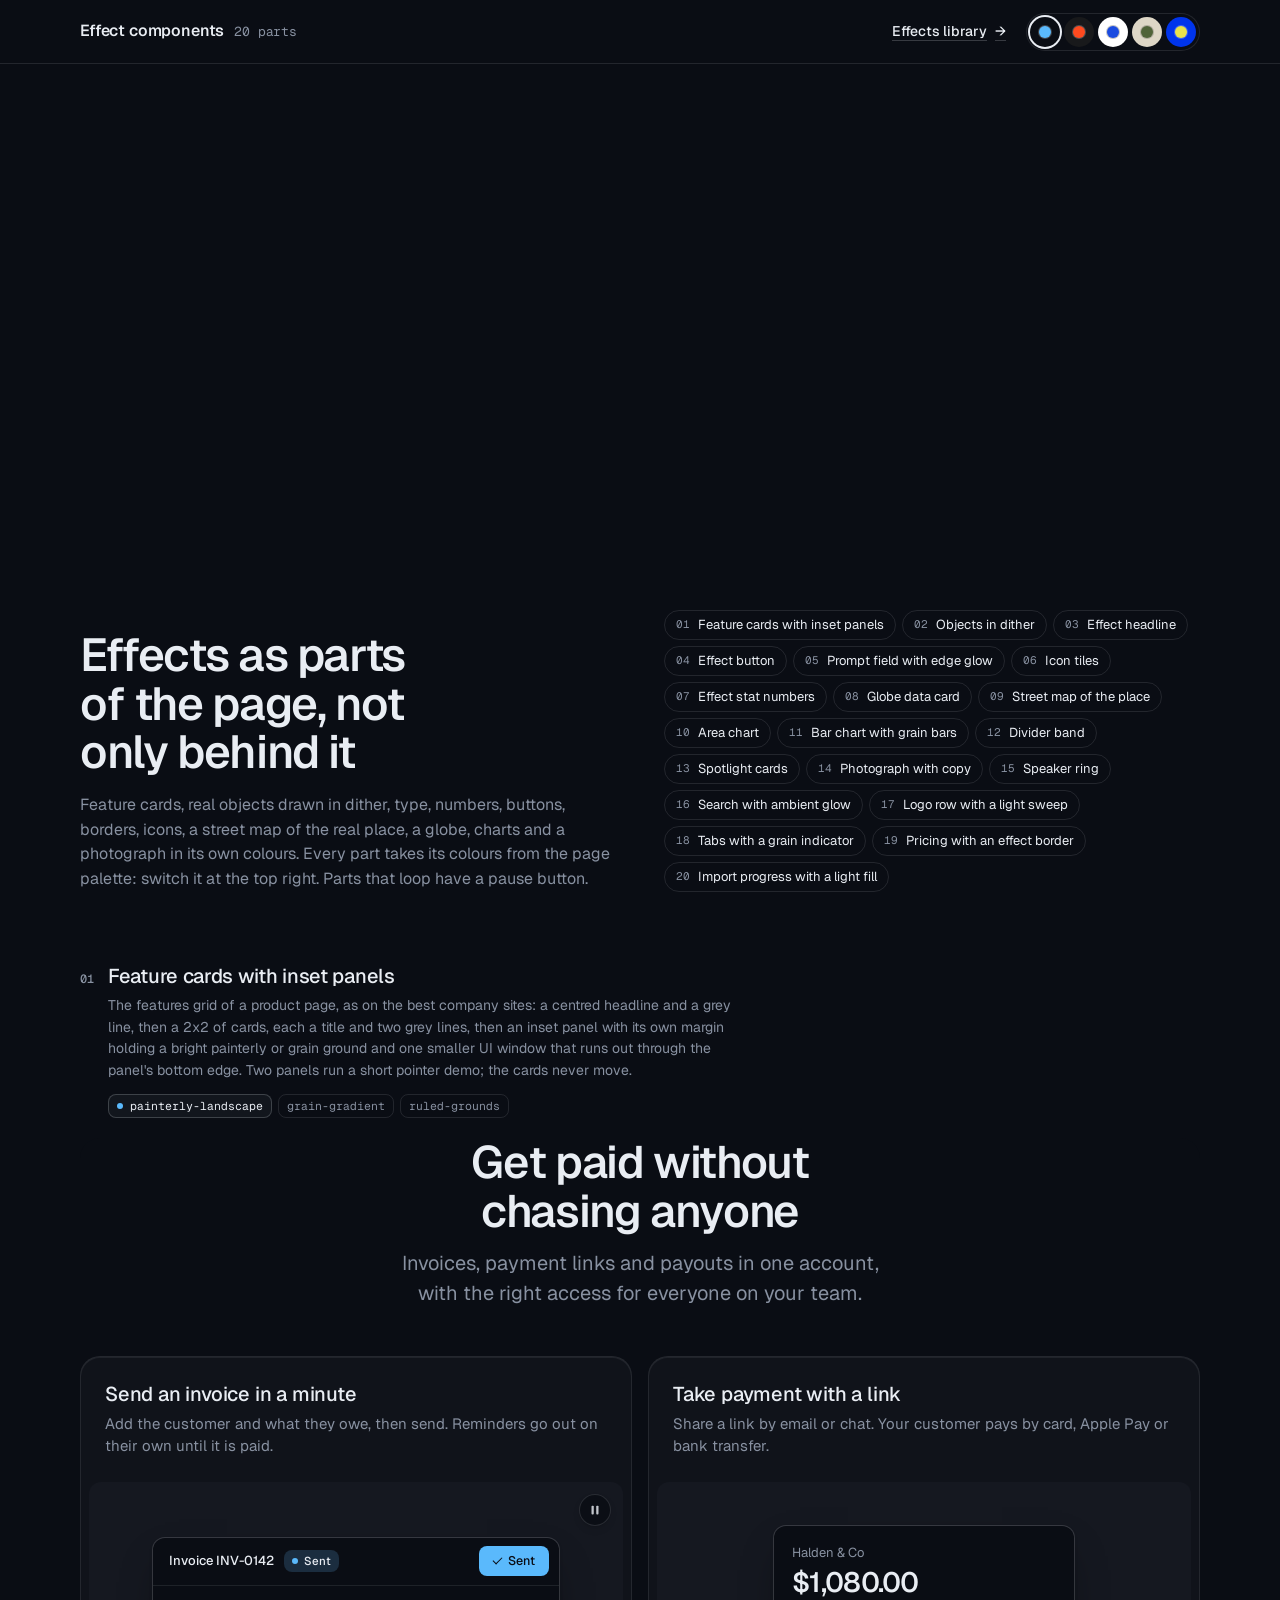
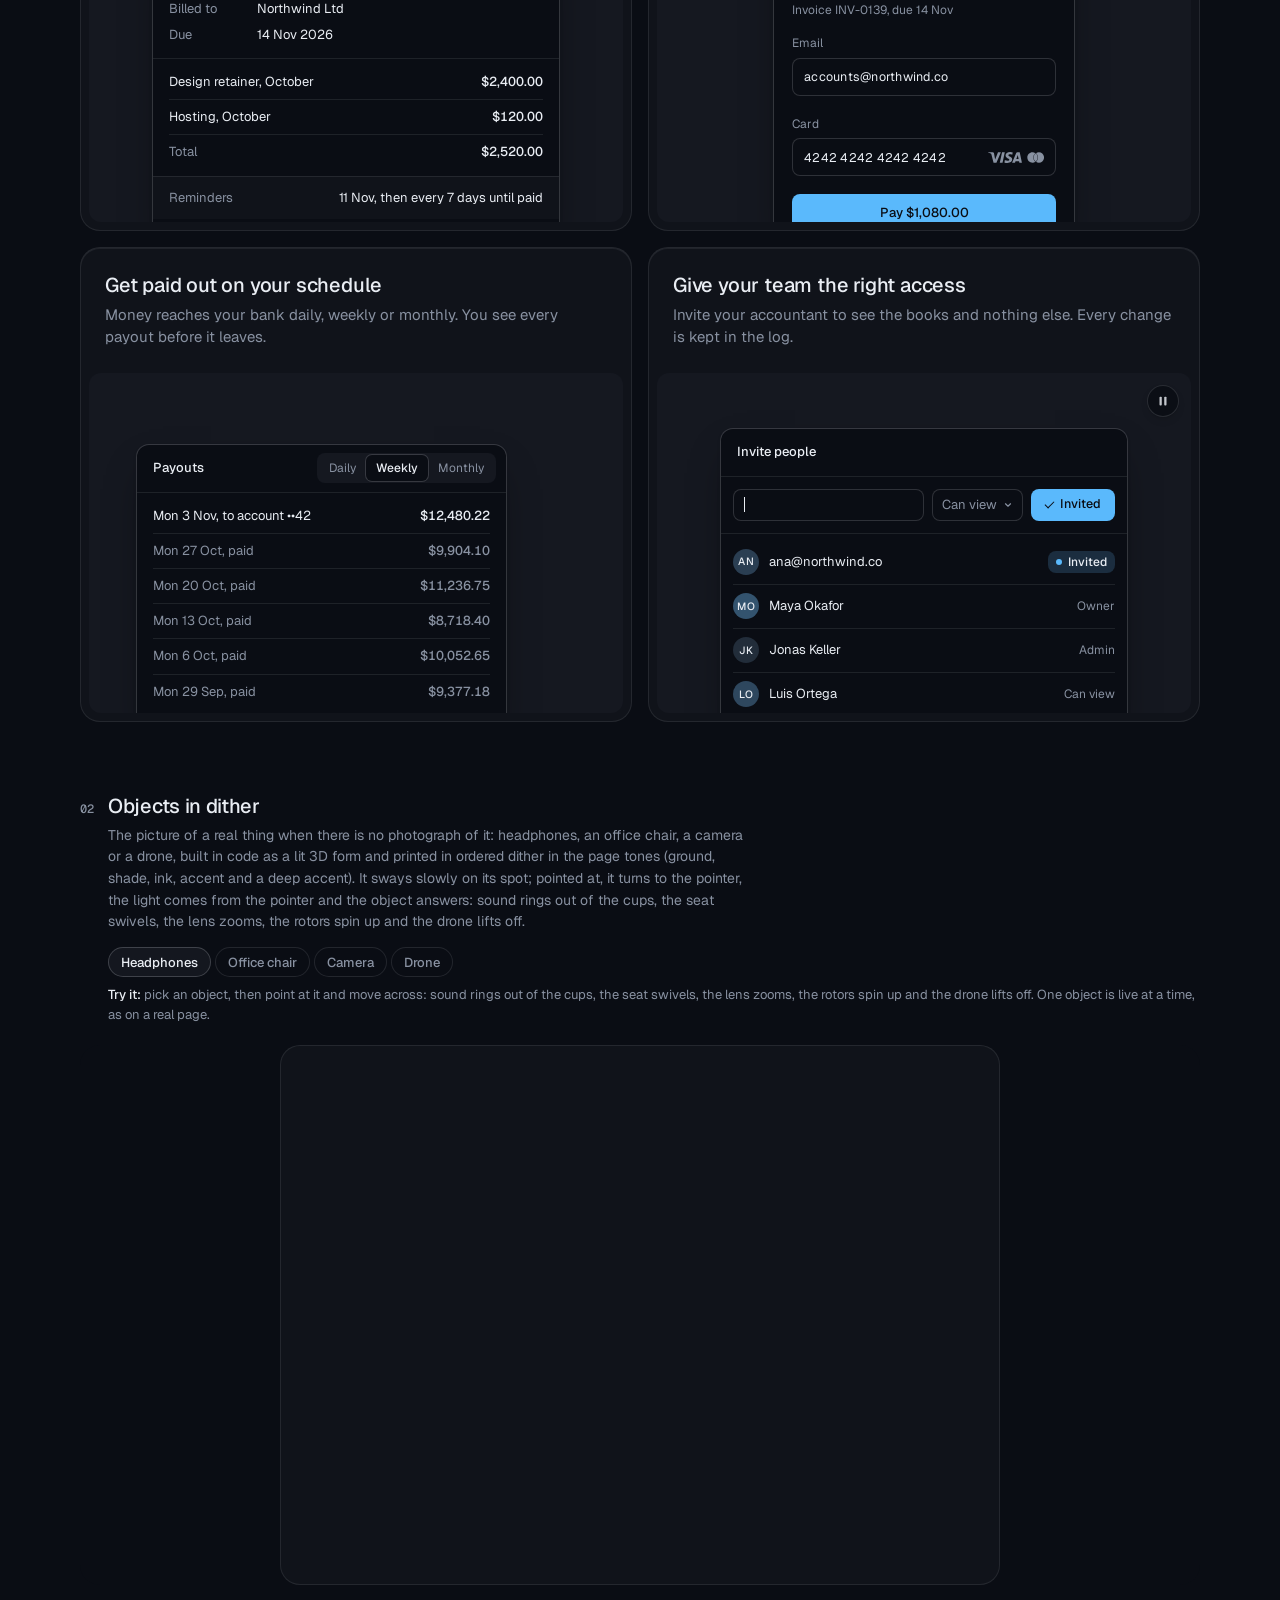
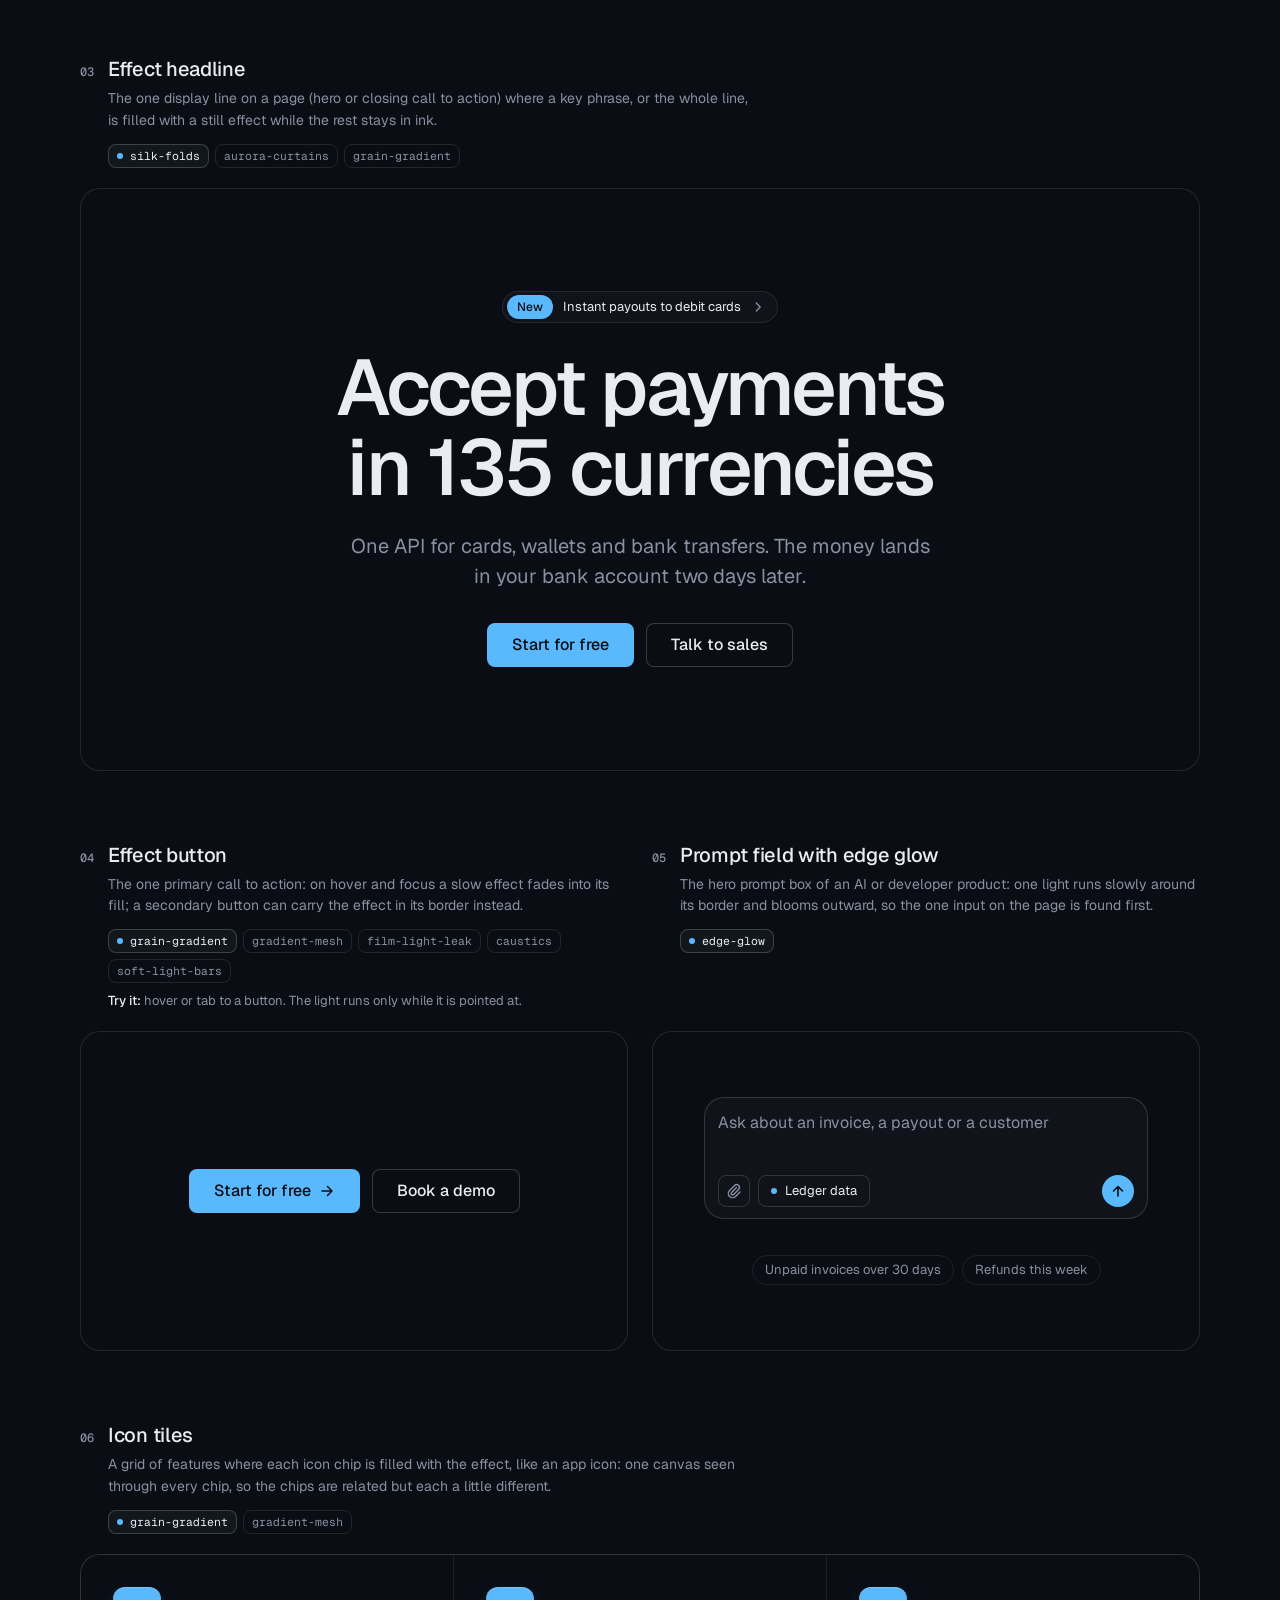
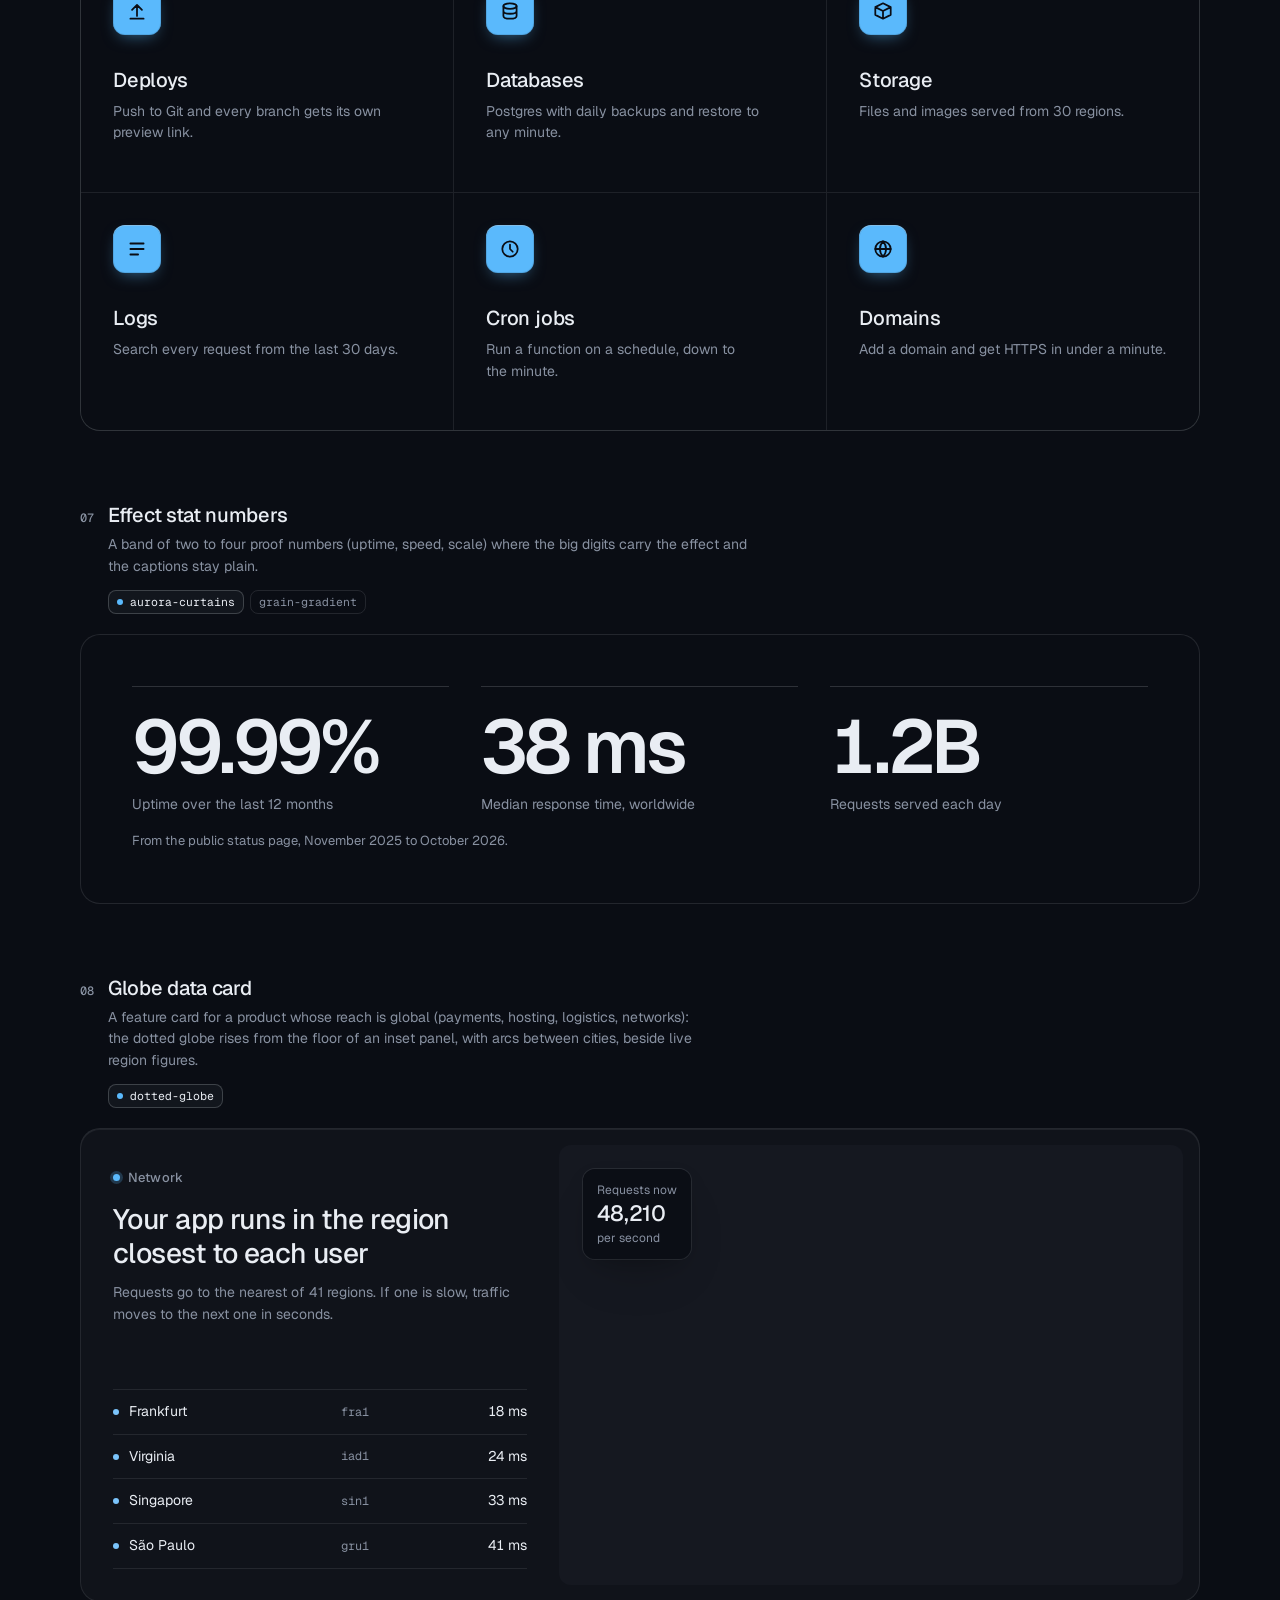
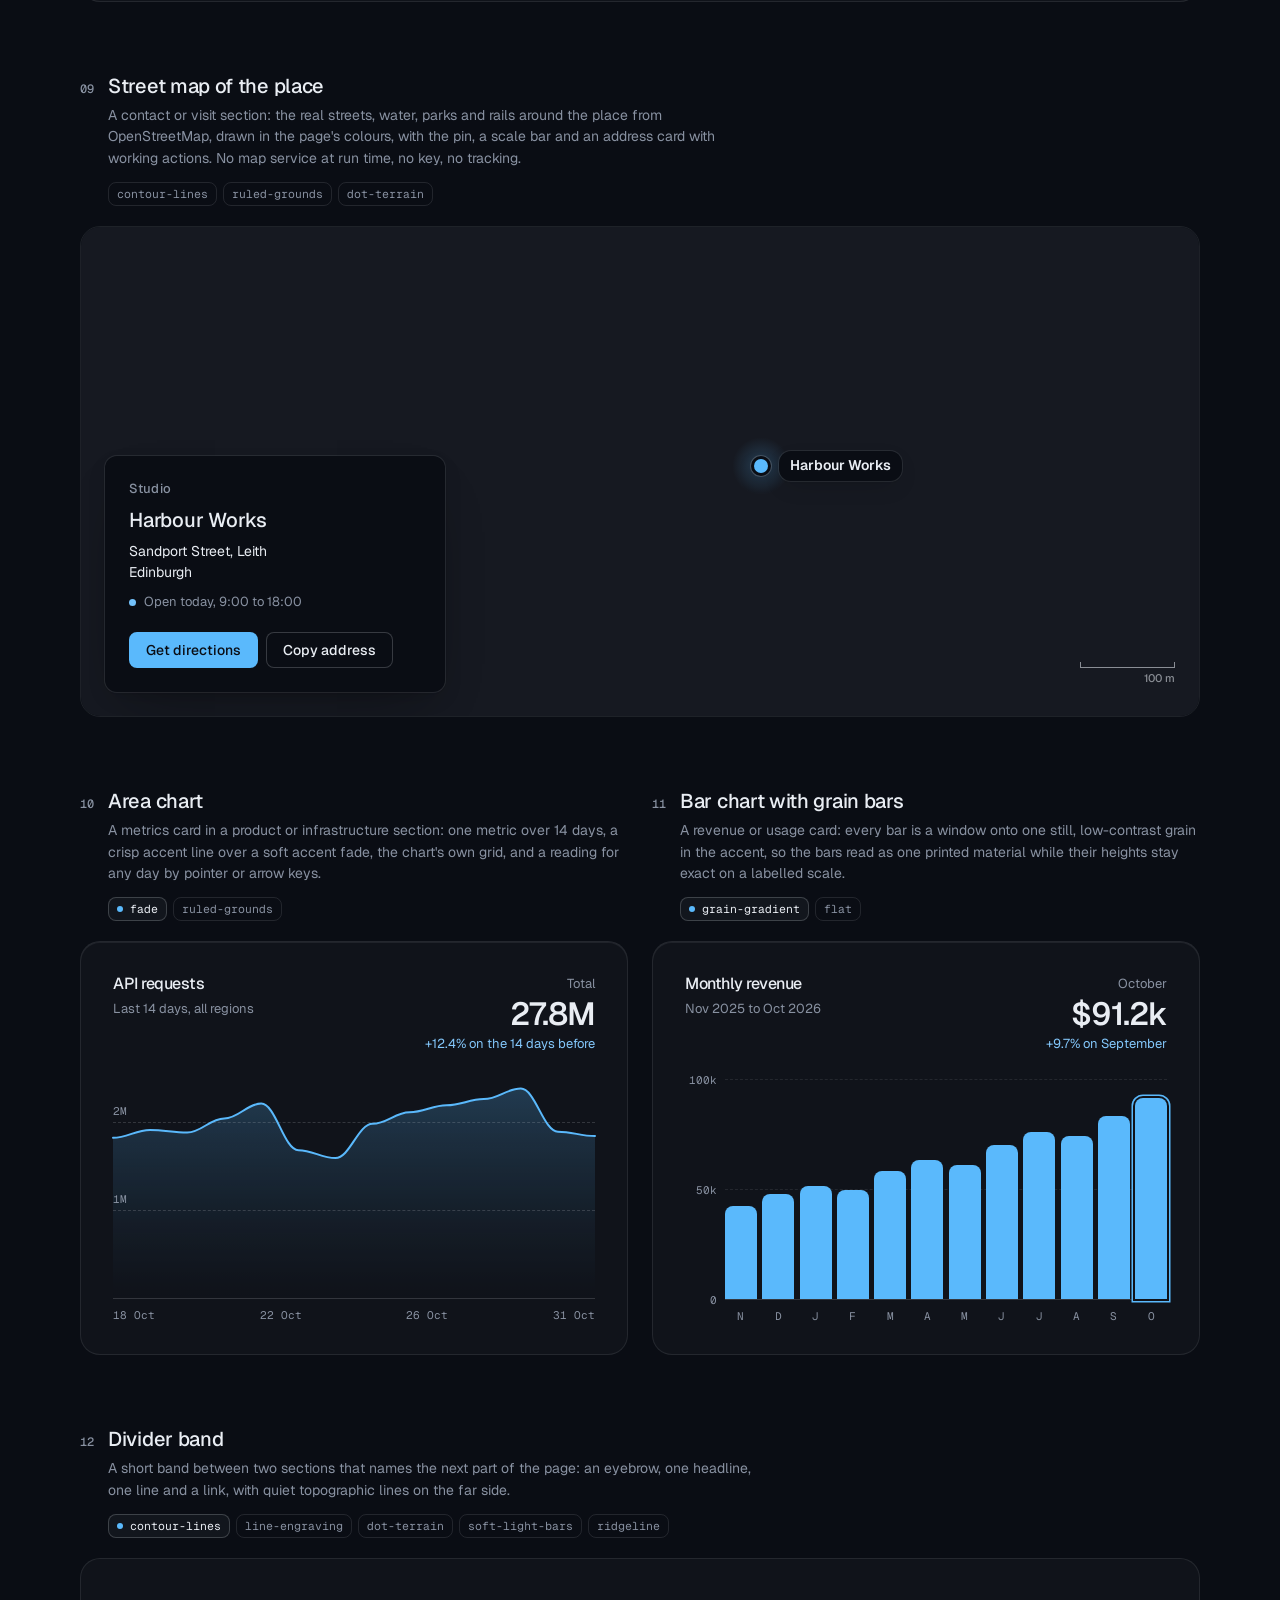
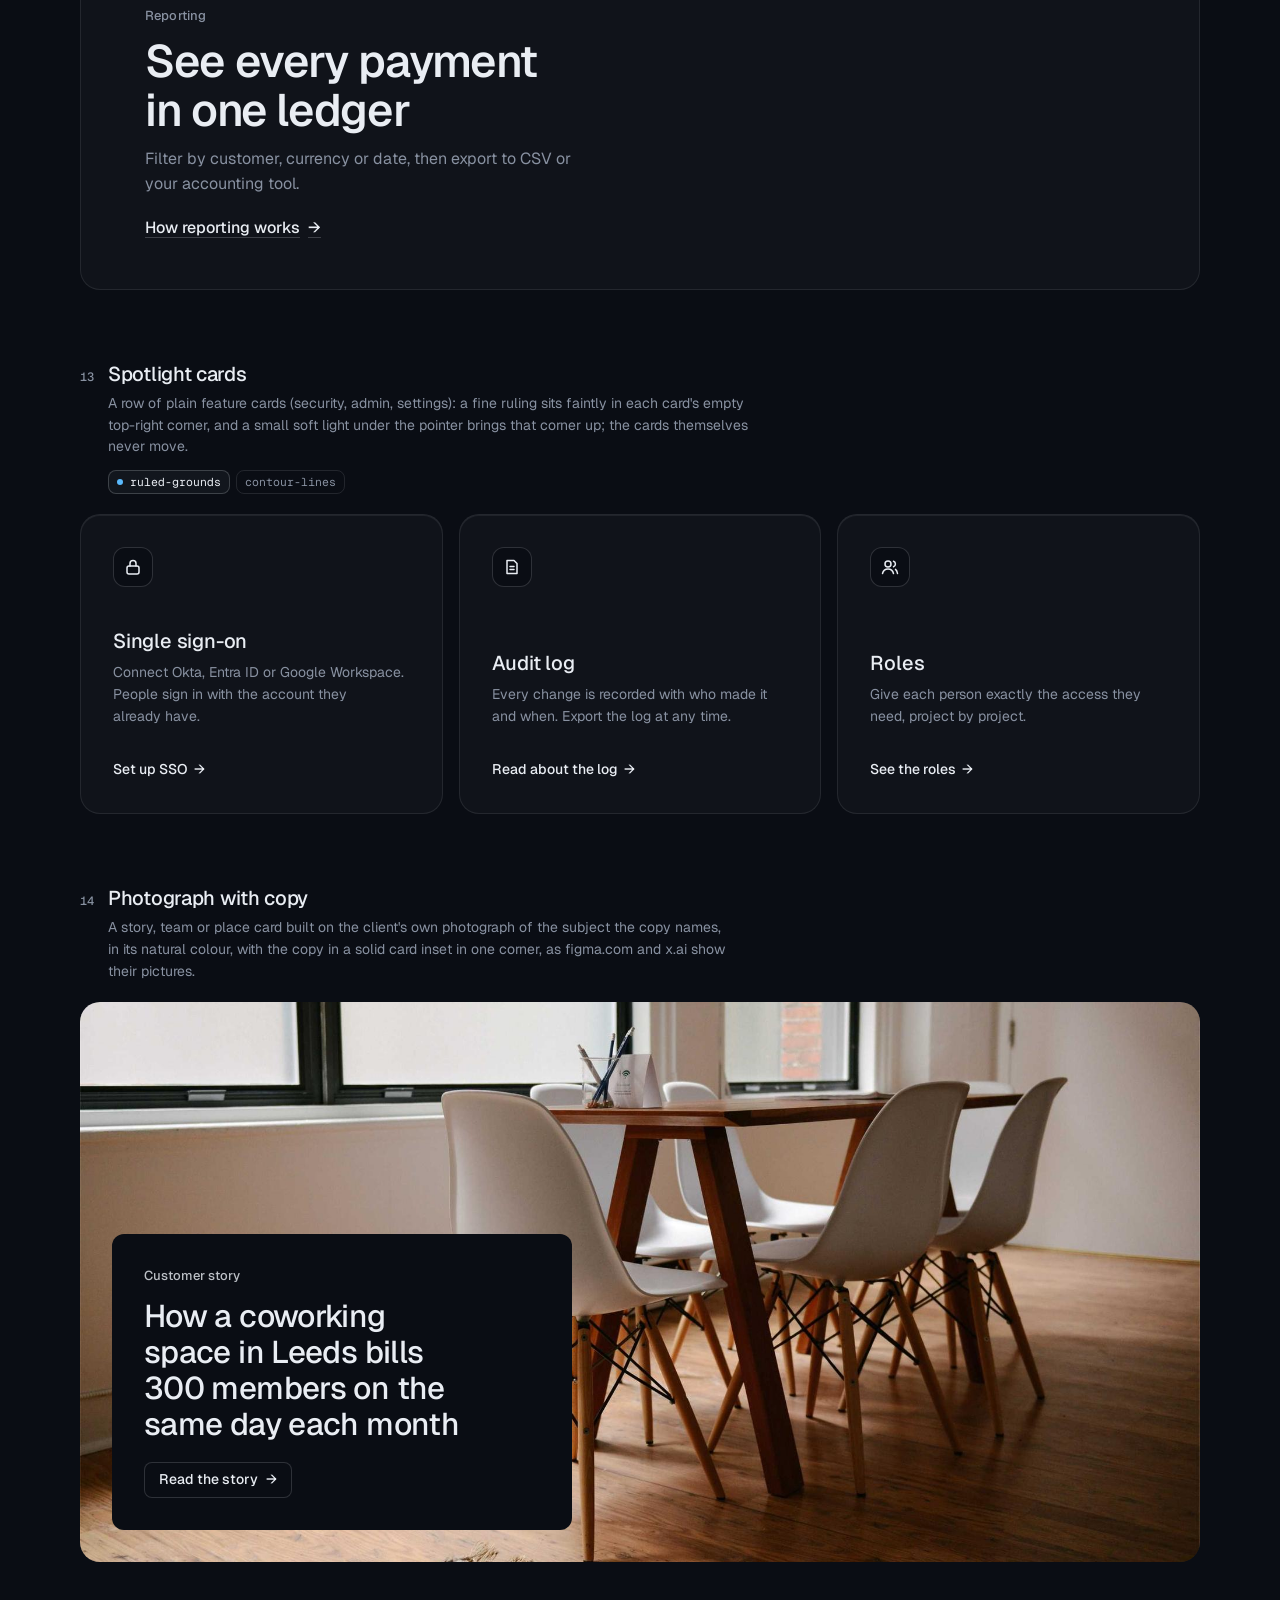
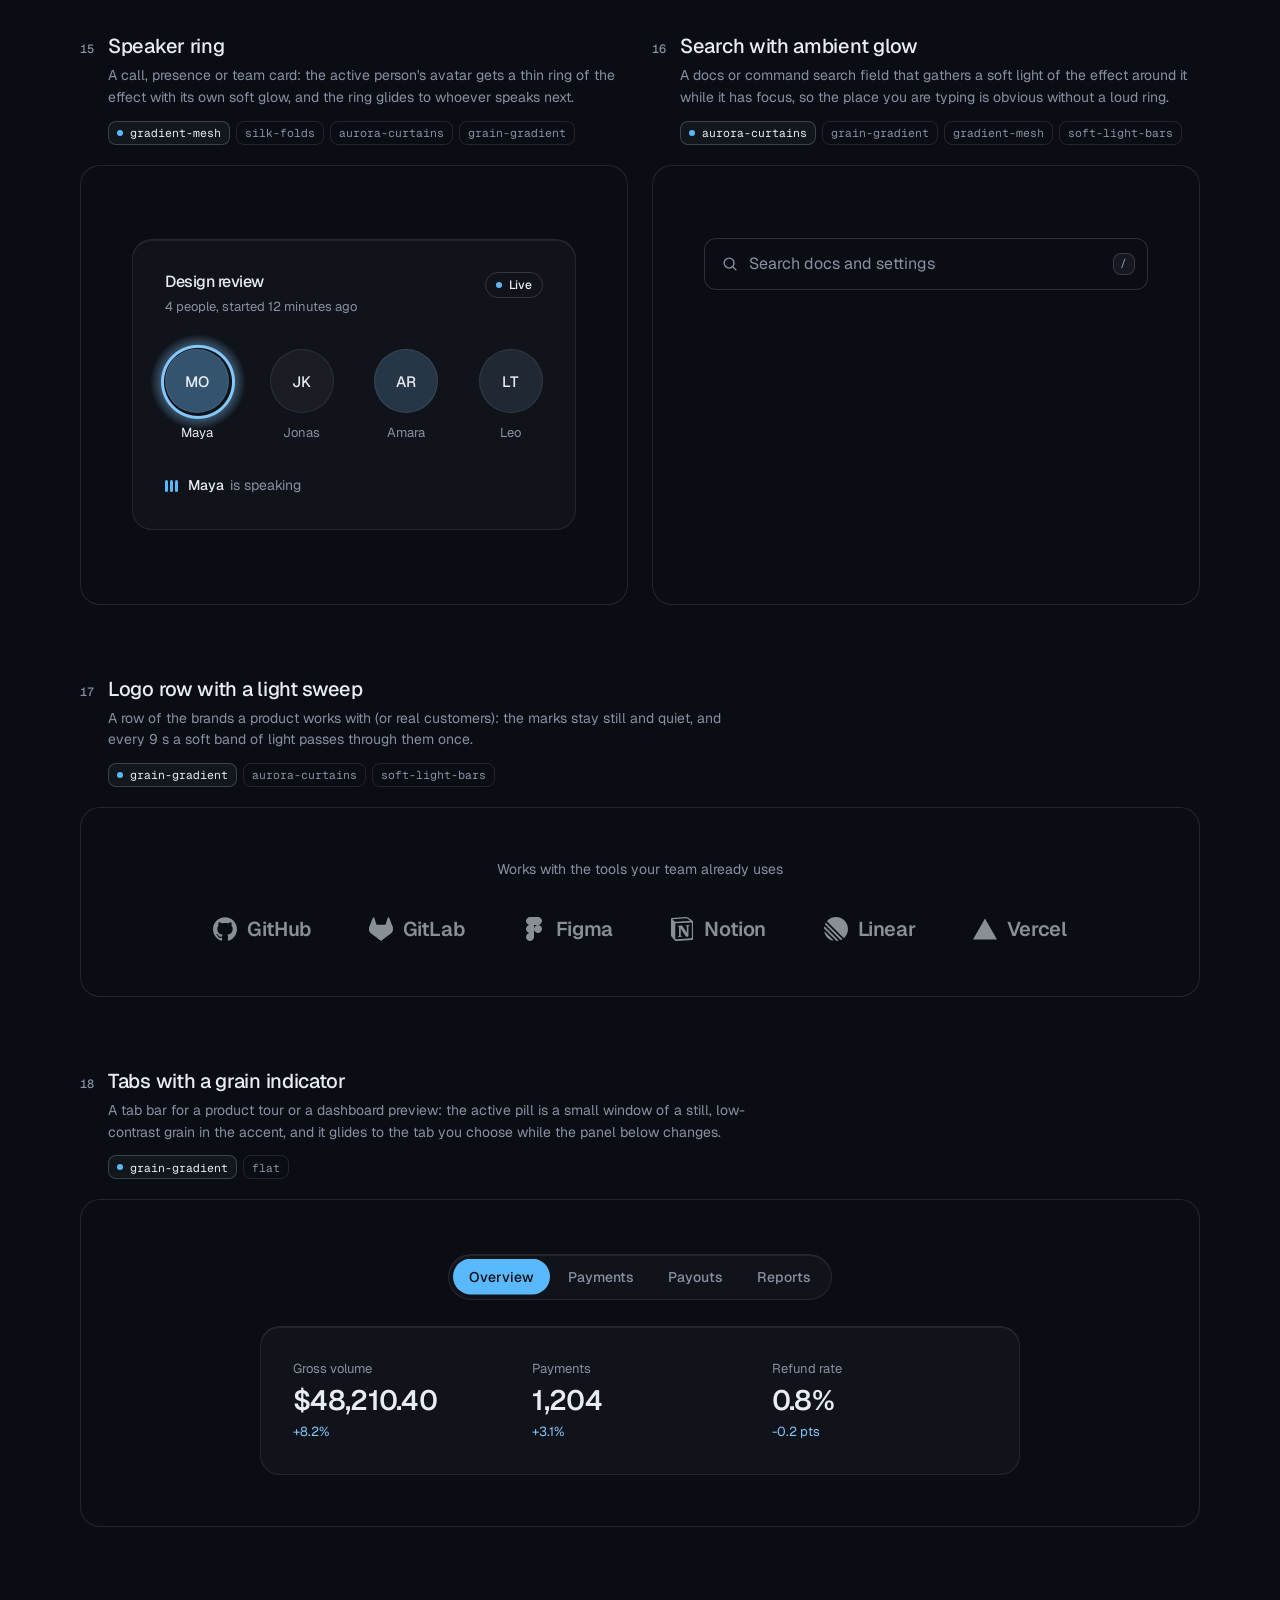
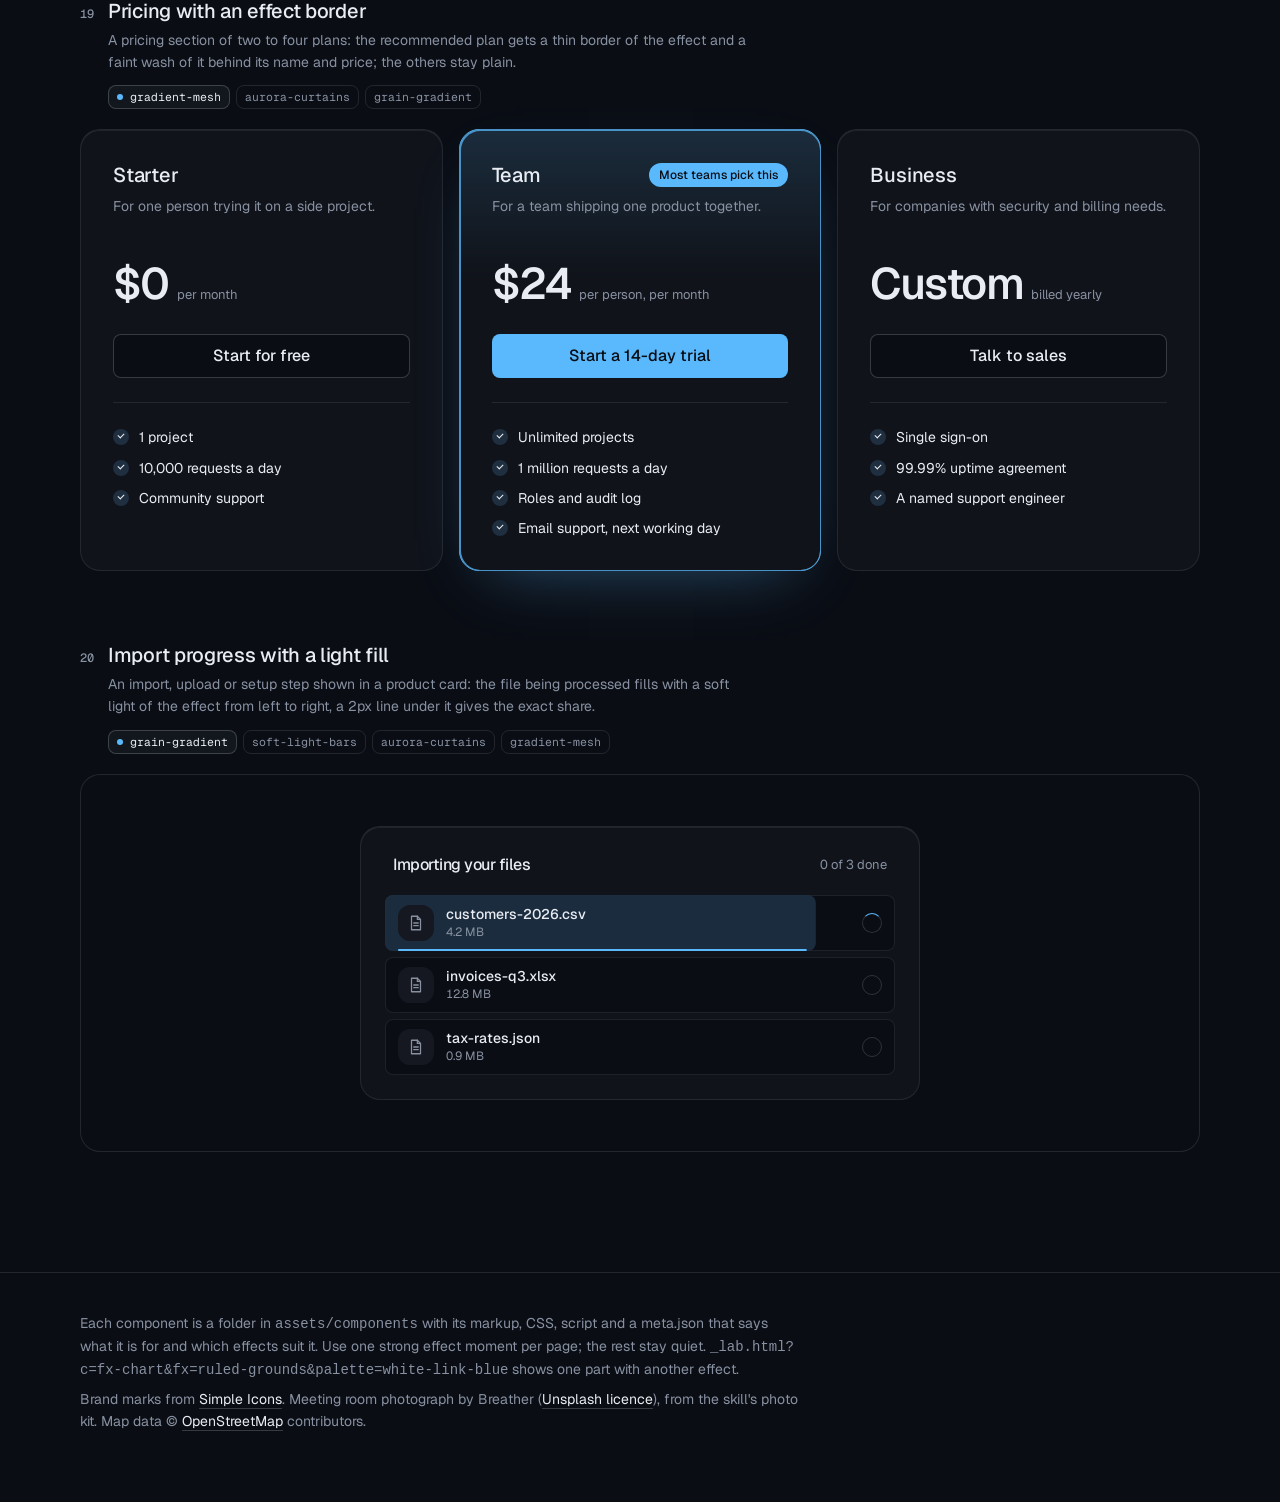
<file: assets/components/index.html>
<!doctype html>
<html lang="en" data-radius="soft">
<head>
<script>window.__tpGlMax = 16;   /* a gallery shows many live effects at once; a page of a site keeps the default 4 (fx.js) */</script>
<meta charset="utf-8">
<meta name="viewport" content="width=device-width, initial-scale=1">
<title>Effect components</title>
<link rel="preconnect" href="https://fonts.googleapis.com">
<link rel="preconnect" href="https://fonts.gstatic.com" crossorigin>
<link href="https://fonts.googleapis.com/css2?family=Geist:wght@100..900&family=Geist+Mono:wght@400..600&display=swap" rel="stylesheet">
<link rel="stylesheet" href="../system.css">
<link rel="stylesheet" href="./base.css">
<style>
  :root {
    --font-display: "Geist", system-ui, sans-serif;
    --font-text: "Geist", system-ui, sans-serif;
    --font-mono: "Geist Mono", ui-monospace, monospace;
    --display-weight: 560;
    --display-tracking: -0.03em;
    --container: 1200px;
  }
  body { min-height: 100vh; }
  .top {
    position: sticky; top: 0; z-index: 50; height: 64px; background: var(--bg);
    border-bottom: 1px solid var(--line);
  }
  .top .container { height: 100%; display: flex; align-items: center; justify-content: space-between; gap: 16px; }
  .brand { display: flex; align-items: center; gap: 10px; font-weight: 560; letter-spacing: -0.01em; }
  .brand small { font: 400 13px/1 var(--font-mono); color: var(--muted); }
  .top nav { display: flex; align-items: center; gap: 20px; }
  .top nav a.link { font-size: 14px; }
  .swatches { display: flex; gap: 4px; padding: 3px; border: 1px solid var(--line); border-radius: 999px; background: var(--bg); }
  .swatches button {
    width: 30px; height: 30px; border-radius: 999px; border: 0; padding: 0; cursor: pointer; position: relative;
    background: var(--sw-bg);
  }
  .swatches button::after {
    content: ""; position: absolute; inset: 9px; border-radius: 999px; background: var(--sw-accent);
    box-shadow: 0 0 0 1px color-mix(in oklab, var(--sw-ink) 25%, transparent);
  }
  .swatches button[aria-pressed="true"] { box-shadow: 0 0 0 2px var(--ink); }
  .swatches button:focus-visible { outline-offset: 3px; }

  .intro { padding-block: 64px 40px; display: grid; grid-template-columns: minmax(0, 6fr) minmax(0, 6fr); gap: 48px; align-items: end; }
  .intro h1 { font-size: clamp(34px, 2.2vw + 18px, 52px); line-height: 1.05; max-width: 15ch; }
  .intro p { margin-top: 16px; color: var(--muted); font-size: var(--t-body); line-height: 1.55; max-width: 52ch; }
  .index { display: flex; flex-wrap: wrap; gap: 6px; justify-content: flex-start; }
  @media (max-width: 1023px) { .intro { grid-template-columns: minmax(0, 1fr); gap: 28px; } }
  .index a {
    display: inline-flex; align-items: center; gap: 8px; height: 30px; padding: 0 11px; border-radius: 999px;
    border: 1px solid var(--line); font-size: 13px; color: var(--ink);
    transition: border-color var(--dur) var(--ease), background-color var(--dur) var(--ease);
  }
  .index a span { font-family: var(--font-mono); font-size: 11px; color: var(--muted); }
  .index a:hover { border-color: var(--line-strong); background: color-mix(in oklab, var(--ink) 4%, var(--bg)); }

  /* every part spans two rows of the list (its notes, its stage) as a subgrid, so the two parts of a
     half-width pair share one notes height and one stage height: their stages start and end level */
  .list { display: grid; grid-template-columns: repeat(2, minmax(0, 1fr)); column-gap: 24px; row-gap: 0; padding-bottom: 120px; }
  .sc { grid-column: 1 / -1; grid-row: span 2; display: grid; grid-template-rows: subgrid; row-gap: 20px; min-width: 0; scroll-margin-top: 88px; padding-top: 72px; }
  .sc:first-child { padding-top: 0; }
  .sc.is-half { grid-column: auto; }
  .sc.is-half .sc__stage:not(.is-center) { display: grid; }
  .sc__meta { display: grid; grid-template-columns: auto 1fr; column-gap: 14px; row-gap: 6px; align-items: baseline; align-content: start; }
  .sc__note { grid-column: 2; margin: 2px 0 0; font-size: 13px; color: var(--muted); }
  .sc__note::before { content: "Try it: "; color: var(--ink); font-weight: 500; }
  .sc__no { font: 500 12px/1 var(--font-mono); color: var(--muted); padding-top: 2px; }
  .sc__name { font: 500 20px/1.25 var(--font-text); letter-spacing: -0.015em; margin: 0; }
  .sc__for { grid-column: 2; color: var(--muted); font-size: 14px; line-height: 1.55; max-width: 72ch; margin: 0; }
  .sc__fx { grid-column: 2; display: flex; flex-wrap: wrap; gap: 6px; margin-top: 6px; }
  .sc__fx li {
    font: 400 11.5px/1 var(--font-mono); color: var(--muted); height: 24px; display: inline-flex; align-items: center;
    padding: 0 8px; border-radius: var(--r-sm); border: 1px solid var(--line);
  }
  .sc__fx li.is-on { color: var(--ink); border-color: var(--line-strong); background: color-mix(in oklab, var(--ink) 5%, var(--bg)); }
  .sc__fx li.is-on::before { content: ""; width: 6px; height: 6px; border-radius: 99px; background: var(--accent); margin-right: 7px; }
  .sc__stage {
    position: relative; min-width: 0; border: 1px solid var(--line); border-radius: var(--r-lg);
    padding: clamp(20px, 4vw, 56px); background: var(--bg);
  }
  .sc__stage.is-tall { padding-block: clamp(56px, 8vw, 120px); }
  .sc__stage.is-flush { padding: 0; border: 0; }
  .sc__stage.is-center { display: grid; place-items: center; min-height: 320px; }
  /* one object, at a size a page would give it */
  #fx-dither-object .sc__stage { display: grid; justify-items: center; }
  #fx-dither-object .cx-obj { width: min(100%, 720px); }
  .sc__pick { grid-column: 2; display: flex; flex-wrap: wrap; gap: 4px; margin-top: 8px; }
  .sc__pick button {
    height: 30px; padding: 0 12px; border-radius: 999px; border: 1px solid var(--line); background: var(--bg);
    font: 500 13px/1 var(--font-text); color: var(--muted); cursor: pointer;
  }
  .sc__pick button:hover { color: var(--ink); border-color: var(--line-strong); }
  .sc__pick button[aria-pressed="true"] { color: var(--ink); border-color: var(--line-strong); background: color-mix(in oklab, var(--ink) 6%, var(--bg)); }
  /* the search list opens below its field: leave it room inside the frame */
  #fx-search .sc__stage { min-height: 440px; place-items: start center; padding-top: 72px; }
  .sc__stage:empty::after { content: "Loading"; color: var(--muted); font-size: 13px; }

  .foot { border-top: 1px solid var(--line); padding: 40px 0 64px; color: var(--muted); font-size: 14px; }
  .foot p { max-width: 80ch; margin: 0 0 8px; }
  .foot a { color: var(--ink); text-decoration: underline; text-decoration-color: var(--line-strong); text-underline-offset: 4px; }

  @media (max-width: 899px) {
    .list { grid-template-columns: minmax(0, 1fr); }
    .sc.is-half { grid-column: 1 / -1; }
    .top nav a.link { display: none; }
  }
  @media (max-width: 639px) {
    .intro { padding-block: 48px 32px; }
    .sc { padding-top: 48px; }
    .sc__meta { grid-template-columns: 1fr; }
    .sc__no { display: none; }
    .sc__for, .sc__fx, .sc__note, .sc__pick { grid-column: 1; }
    .sc__stage.is-center { min-height: 240px; }
    .brand small { display: none; }
  }
</style>
</head>
<body>
<header class="top">
  <div class="container">
    <div class="brand">Effect components <small id="count"></small></div>
    <nav aria-label="Palette and links">
      <a class="link" href="../effects/gallery.html">Effects library</a>
      <div class="swatches" id="swatches" role="group" aria-label="Page palette"></div>
    </nav>
  </div>
</header>

<main>
  <section class="intro container">
    <div>
      <h1>Effects as parts of the page, not only behind it</h1>
      <p id="lede">Feature cards, real objects drawn in dither, type, numbers, buttons, borders, icons, a street map of the real place, a globe, charts and a photograph in its own colours. Every part takes its colours from the page palette: switch it at the top right. Parts that loop have a pause button.</p>
    </div>
    <nav class="index" id="index" aria-label="Components"></nav>
  </section>
  <div class="container list" id="list"></div>
</main>

<footer class="foot">
  <div class="container">
    <p>Each component is a folder in <code>assets/components</code> with its markup, CSS, script and a meta.json that says what it is for and which effects suit it. Use one strong effect moment per page; the rest stay quiet. <code>_lab.html?c=fx-chart&amp;fx=ruled-grounds&amp;palette=white-link-blue</code> shows one part with another effect.</p>
    <p>Brand marks from <a href="https://simpleicons.org/">Simple Icons</a>. Meeting room photograph by Breather (<a href="https://unsplash.com/photos/DEdM9Vs6s8w">Unsplash licence</a>), from the skill's photo kit. Map data © <a href="https://www.openstreetmap.org/copyright">OpenStreetMap</a> contributors.</p>
  </div>
</footer>

<script type="module">
  import fx from '../effects/fx.js';

  // component id, layout and stage style, in page order
  const COMPONENTS = [
    { id: 'fx-feature-card', stage: 'is-flush' },
    { id: 'fx-dither-object', stage: 'is-flush', note: 'pick an object, then point at it and move across: sound rings out of the cups, the seat swivels, the lens zooms, the rotors spin up and the drone lifts off. One object is live at a time, as on a real page.' },
    { id: 'fx-headline', stage: 'is-tall' },
    { id: 'fx-button', half: true, stage: 'is-center', note: 'hover or tab to a button. The light runs only while it is pointed at.' },
    { id: 'fx-prompt', half: true, stage: 'is-center' },
    { id: 'fx-icon-tiles', stage: 'is-flush' },
    { id: 'fx-stat' },
    { id: 'fx-globe', stage: 'is-flush' },
    { id: 'fx-map', stage: 'is-flush' },
    { id: 'fx-chart', half: true, stage: 'is-flush' },
    { id: 'fx-bars', half: true, stage: 'is-flush' },
    { id: 'fx-band', stage: 'is-flush' },
    { id: 'fx-spotlight', stage: 'is-flush' },
    { id: 'fx-photo', stage: 'is-flush' },
    { id: 'fx-avatar', half: true, stage: 'is-center' },
    { id: 'fx-search', half: true, stage: 'is-center' },
    { id: 'fx-logos' },
    { id: 'fx-tabs' },
    { id: 'fx-pricing', stage: 'is-flush' },
    { id: 'fx-progress', stage: 'is-center' },
  ];

  const PALETTES = [
    { id: 'blue-black-cornflower', name: 'Night, cornflower', bg: '#0a0d14', surface: '#131824', ink: '#e9edf3', muted: '#8891a1', accent: '#5ab9fc', accentInk: '#0a0d14' },
    { id: 'graphite-safety-orange', name: 'Graphite, orange', bg: '#18191b', surface: '#222427', ink: '#eff0f1', muted: '#9c9ea3', accent: '#ff4a1f', accentInk: '#18191b' },
    { id: 'white-link-blue', name: 'White, blue', bg: '#ffffff', surface: '#f4f4f4', ink: '#111111', muted: '#6b6b6b', accent: '#1a4be0', accentInk: '#ffffff' },
    { id: 'moss-sand', name: 'Sand, moss', bg: '#ddd6c6', surface: '#d2cab8', ink: '#2a2a26', muted: '#59574e', accent: '#4f6238', accentInk: '#ffffff' },
    { id: 'cobalt-field', name: 'Cobalt field', bg: '#0034eb', surface: '#002fd6', ink: '#ffffff', muted: '#dfe4f2', accent: '#e9e34a', accentInk: '#111111' },
  ];

  const q = new URLSearchParams(location.search);
  if (q.has('time')) fx.setClock(+q.get('time'));
  if (q.has('fallback')) fx.config.forceFallback = true;
  const only = q.get('only') ? q.get('only').split(',') : null;
  const list = document.getElementById('list');
  const index = document.getElementById('index');
  const swatches = document.getElementById('swatches');

  /*
    The budget: a laptop's integrated GPU shares its memory with everything else, so this page never
    holds more than 4 live WebGL contexts. A part is started when it comes near the viewport and
    destroyed when it leaves it; still parts draw once and free their context; fx.js frees any idle
    off-screen context past 4. liveGL() counts the contexts that are open right now.
  */
  fx.config.maxLive = 4;
  const contexts = new Set();
  let peakGL = 0;
  const getContext = HTMLCanvasElement.prototype.getContext;
  HTMLCanvasElement.prototype.getContext = function (type, ...rest) {
    const c = getContext.call(this, type, ...rest);
    if (c && /webgl/i.test(type) && !contexts.has(c)) { contexts.add(c); peakGL = Math.max(peakGL, liveGL()); }
    return c;
  };
  function liveGL() {
    for (const c of contexts) if (c.isContextLost()) contexts.delete(c);
    return contexts.size;
  }

  // the dither object: one live at a time, switched here (a real page shows one object)
  const OBJECTS = {
    headphones: ['Headphones', 'Over-ear, wireless'],
    chair: ['Office chair', 'Swivel seat on five castors'],
    camera: ['Camera', 'Mirrorless, with a zoom lens'],
    drone: ['Drone', 'Four rotors and a camera'],
  };
  let object = OBJECTS[q.get('object')] ? q.get('object') : 'headphones';
  // print (ordered dither, the default) or studio (a smooth shaded render: no picker until it is anti-aliased; ?render=studio)
  let render = q.get('render') === 'studio' ? 'studio' : 'print';

  function applyPalette(p) {
    const c = fx.color;
    const action = c.contrast(p.accent, p.bg) >= 2.2 ? p.accent : p.ink;
    const actionInk = action === p.accent ? p.accentInk : p.bg;
    const s = document.documentElement.style;
    const set = (k, v) => s.setProperty(k, v);
    set('--p-bg', p.bg); set('--p-surface', p.surface); set('--p-ink', p.ink); set('--p-muted', p.muted);
    set('--p-accent', p.accent); set('--p-accent-ink', p.accentInk); set('--p-action', action); set('--p-action-ink', actionInk);
    document.documentElement.style.colorScheme = c.isDark(p.bg) ? 'dark' : 'light';
    for (const b of swatches.children) b.setAttribute('aria-pressed', String(b.dataset.id === p.id));
  }

  async function load(entry) {
    const base = `./${entry.id}/`;
    const [meta, html, mod] = await Promise.all([
      fetch(base + 'meta.json').then(r => (r.ok ? r.json() : null)),
      fetch(base + 'component.html').then(r => (r.ok ? r.text() : null)),
      import(base + 'component.js').catch(err => { console.warn(entry.id, err); return null; }),
    ]).catch(() => [null, null, null]);
    if (!meta || !html || !mod) return null;
    const link = document.createElement('link');
    link.rel = 'stylesheet';
    link.href = base + 'component.css';
    document.head.append(link);
    await new Promise(r => { link.onload = link.onerror = r; });
    return { ...entry, meta, html, mod };
  }

  function section(e, n) {
    const s = document.createElement('section');
    s.className = 'sc' + (e.half ? ' is-half' : '');
    s.id = e.id;
    const fxList = (e.meta.effects || []).map(id => `<li class="${id === e.meta.default ? 'is-on' : ''}">${id}</li>`).join('');
    const pick = e.id === 'fx-dither-object'
      ? `<div class="sc__pick" role="group" aria-label="Object">${Object.keys(OBJECTS).map(k => `<button type="button" data-object="${k}" aria-pressed="${k === object}">${OBJECTS[k][0]}</button>`).join('')}</div>`
      : '';
    s.innerHTML = `
      <div class="sc__meta">
        <span class="sc__no">${String(n).padStart(2, '0')}</span>
        <h2 class="sc__name">${e.meta.name}</h2>
        <p class="sc__for">${e.meta.for}</p>
        ${fxList ? `<ul class="sc__fx" aria-label="Effects that suit it">${fxList}</ul>` : ''}
        ${pick}
        ${e.note ? `<p class="sc__note">${e.note}</p>` : ''}
      </div>
      <div class="sc__stage ${e.stage || ''}"></div>`;
    return s;
  }

  // the markup is placed at once (the page keeps its full height); the scripts run only near the viewport
  function markup(e) {
    const stage = e.section.querySelector('.sc__stage');
    stage.innerHTML = e.html;
    if (e.id === 'fx-dither-object') {
      const fig = stage.querySelector('.cx-obj');
      fig.dataset.cxObject = object;
      if (render === 'studio') fig.dataset.cxRender = 'studio'; else delete fig.dataset.cxRender;
      fig.querySelector('.cx-obj__stage').removeAttribute('aria-label');
    }
    return stage;
  }
  function start(e) {
    if (e.ctrl) return;
    const stage = markup(e);
    try { e.ctrl = e.mod.default(stage.firstElementChild || stage) || { destroy() {} }; } catch (err) { console.error(e.id, err); e.ctrl = { destroy() {} }; }
  }
  function stop(e) {
    if (!e.ctrl) return;
    try { e.ctrl.destroy?.(); } catch (err) { console.warn(e.id, err); }
    fx.unmountAll(e.section);
    e.ctrl = null;
  }

  function setPalette(p, entries) {
    entries.forEach(stop);
    applyPalette(p);
    try { localStorage.setItem('cx-palette', p.id); } catch (_) {}
    requestAnimationFrame(() => entries.forEach(e => (e.near ? start(e) : markup(e))));
  }

  let saved = null;
  try { saved = localStorage.getItem('cx-palette'); } catch (_) {}
  const first = PALETTES.find(p => p.id === q.get('palette')) || PALETTES.find(p => p.id === saved) || PALETTES[0];
  for (const p of PALETTES) {
    const b = document.createElement('button');
    b.type = 'button';
    b.dataset.id = p.id;
    b.title = p.name;
    b.setAttribute('aria-label', p.name);
    b.style.setProperty('--sw-bg', p.bg);
    b.style.setProperty('--sw-accent', p.accent);
    b.style.setProperty('--sw-ink', p.ink);
    swatches.append(b);
  }
  applyPalette(first);

  const wanted = COMPONENTS.filter(c => !only || only.includes(c.id));
  const entries = (await Promise.all(wanted.map(load))).filter(Boolean);
  document.getElementById('count').textContent = `${entries.length} parts`;
  entries.forEach((e, i) => {
    e.section = section(e, i + 1);
    list.append(e.section);
    markup(e);
    const a = document.createElement('a');
    a.href = '#' + e.id;
    a.innerHTML = `<span>${String(i + 1).padStart(2, '0')}</span>${e.meta.name}`;
    index.append(a);
  });
  await document.fonts.ready;
  const near = new IntersectionObserver(seen => {
    for (const en of seen) {
      const e = entries.find(x => x.section === en.target);
      if (!e) continue;
      e.near = en.isIntersecting;
      if (e.near) start(e); else stop(e);
    }
  }, { rootMargin: '10% 0px' });
  entries.forEach(e => near.observe(e.section));
  setTimeout(() => { document.documentElement.dataset.ready = '1'; }, 1500);

  swatches.addEventListener('click', ev => {
    const b = ev.target.closest('button');
    if (!b) return;
    const p = PALETTES.find(x => x.id === b.dataset.id);
    if (p) setPalette(p, entries);
  });
  list.addEventListener('click', ev => {
    const b = ev.target.closest('[data-object], [data-render]');
    if (!b || !(OBJECTS[b.dataset.object] || b.dataset.render)) return;
    if (b.dataset.render) render = b.dataset.render; else object = b.dataset.object;
    b.parentElement.querySelectorAll('button').forEach(x => x.setAttribute('aria-pressed', String(x === b)));
    const e = entries.find(x => x.id === 'fx-dither-object');
    stop(e);
    if (e.near) start(e); else markup(e);
  });
  window.__cx = {
    entries,
    setPalette: id => setPalette(PALETTES.find(p => p.id === id), entries),
    setObject: k => list.querySelector(`[data-object="${k}"]`)?.click(),
    gl: () => ({ live: liveGL(), peak: peakGL, started: entries.filter(e => e.ctrl).map(e => e.id) }),
  };
</script>

</body>
</html>
</file>
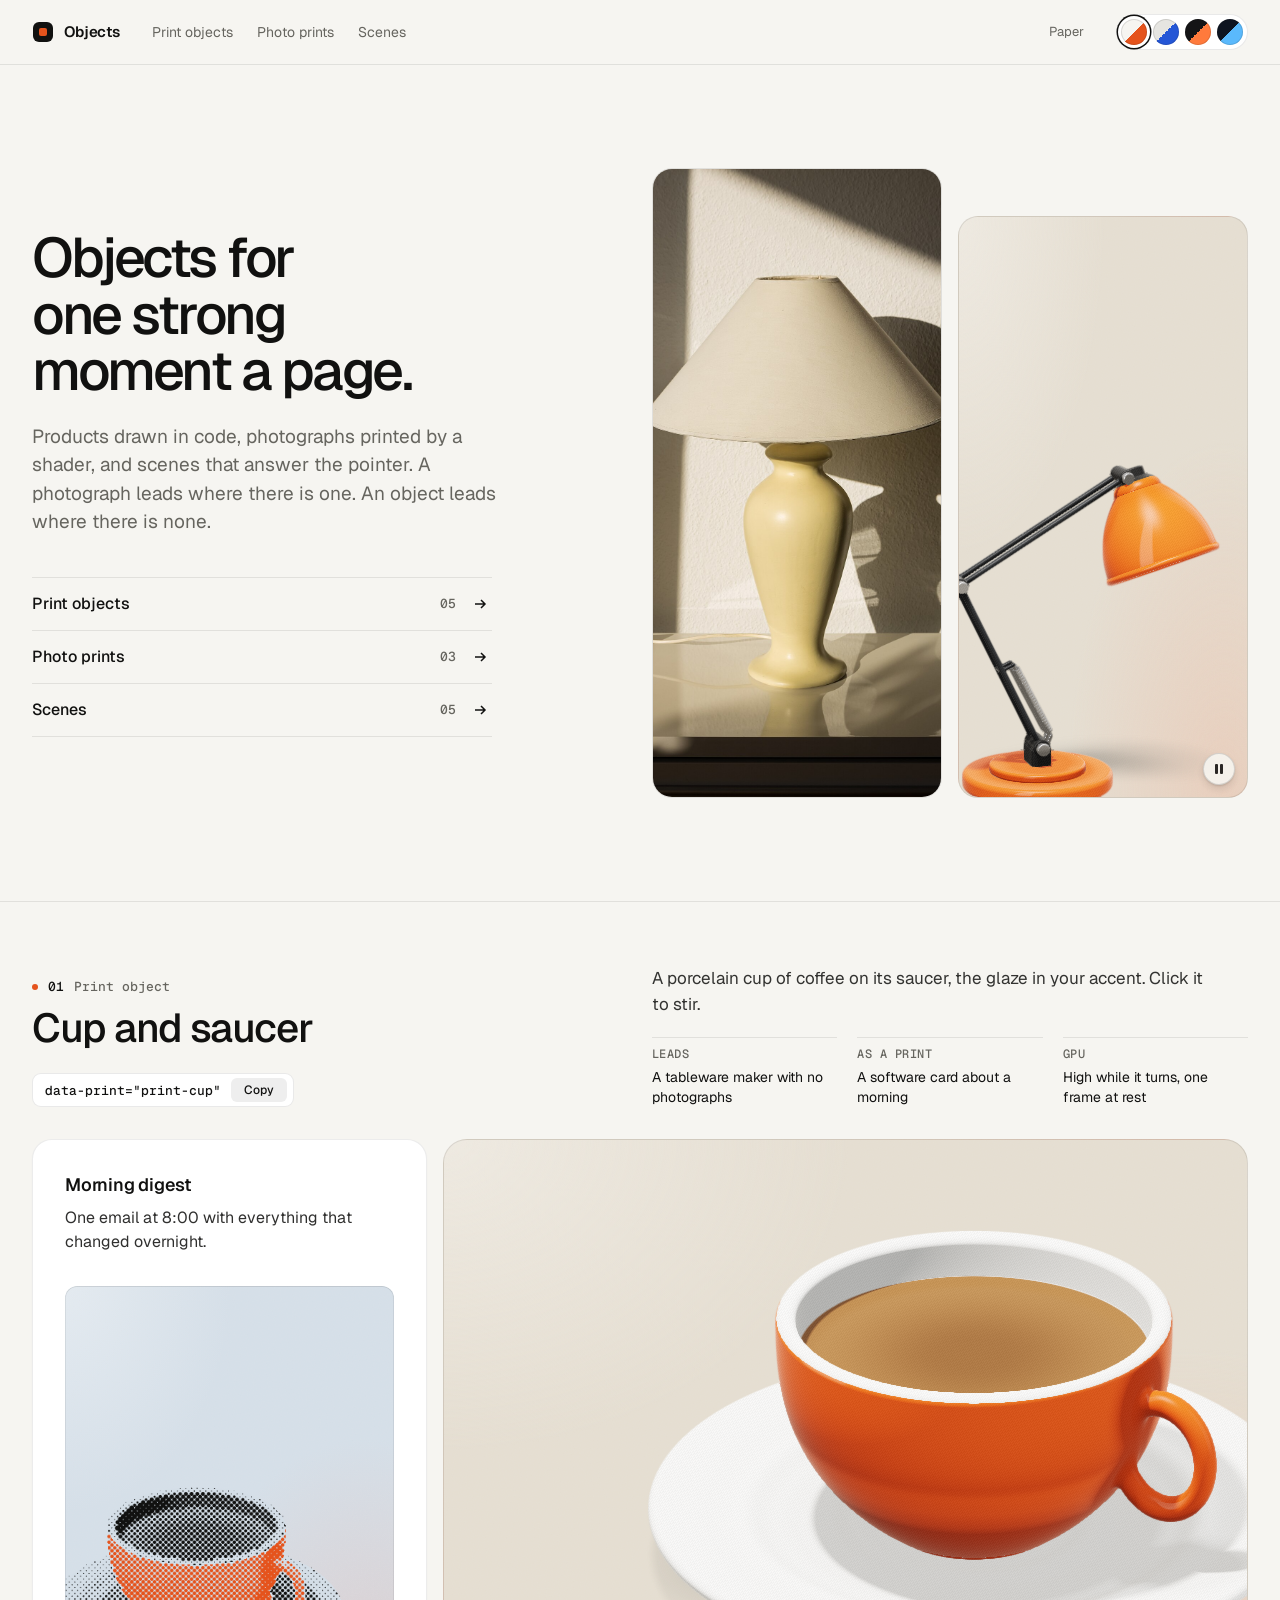
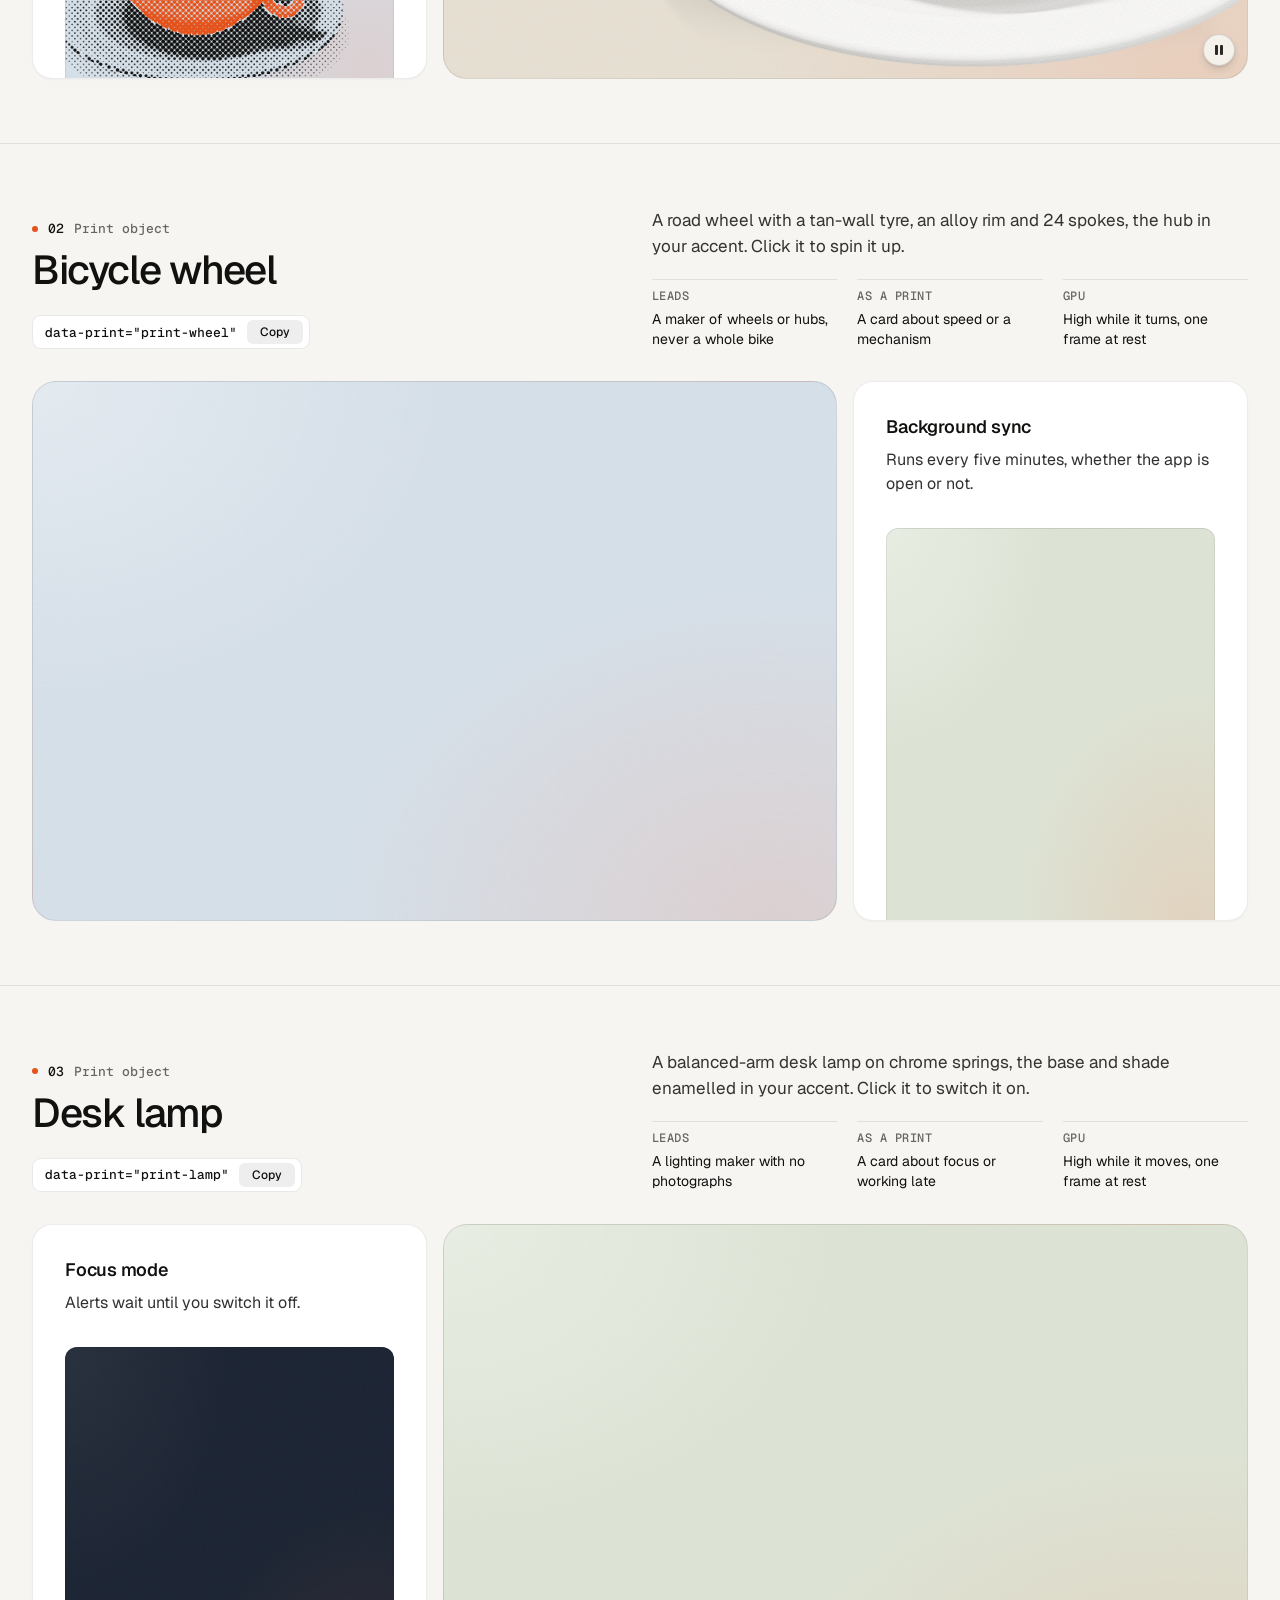
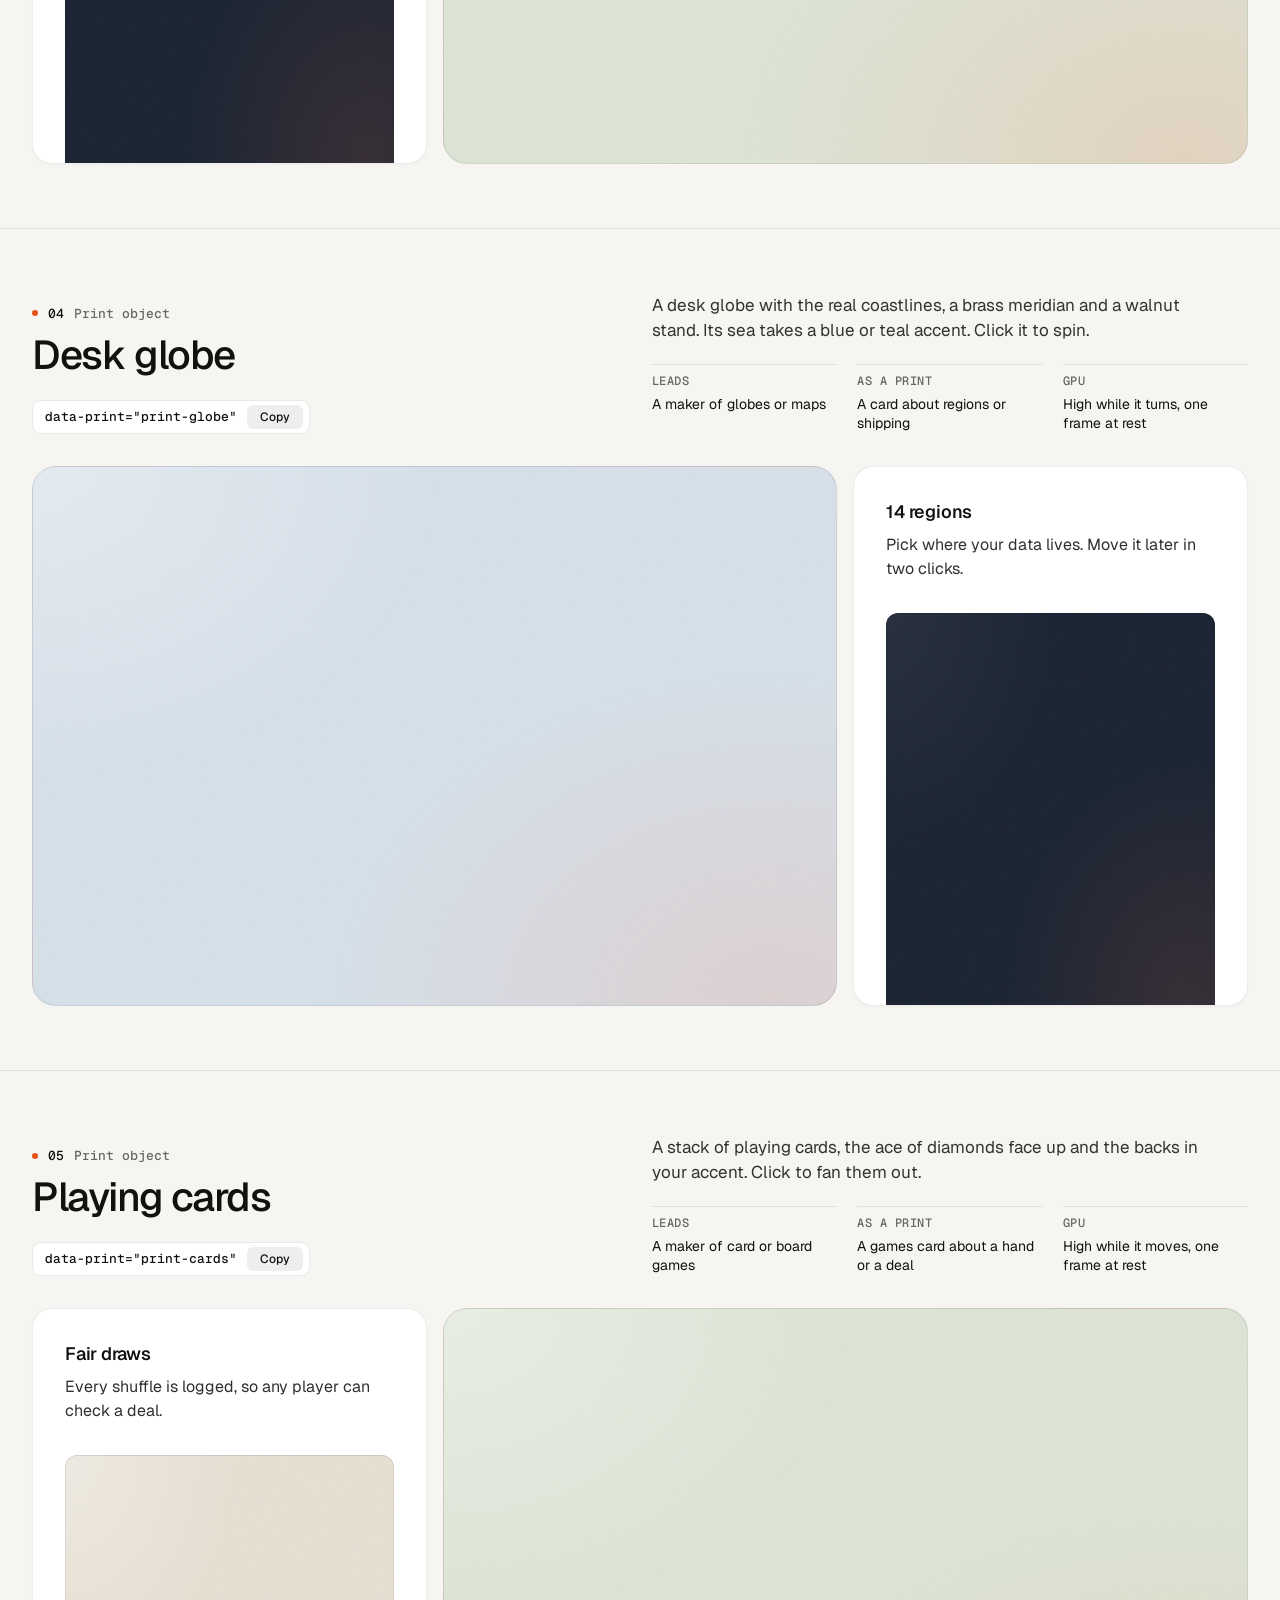
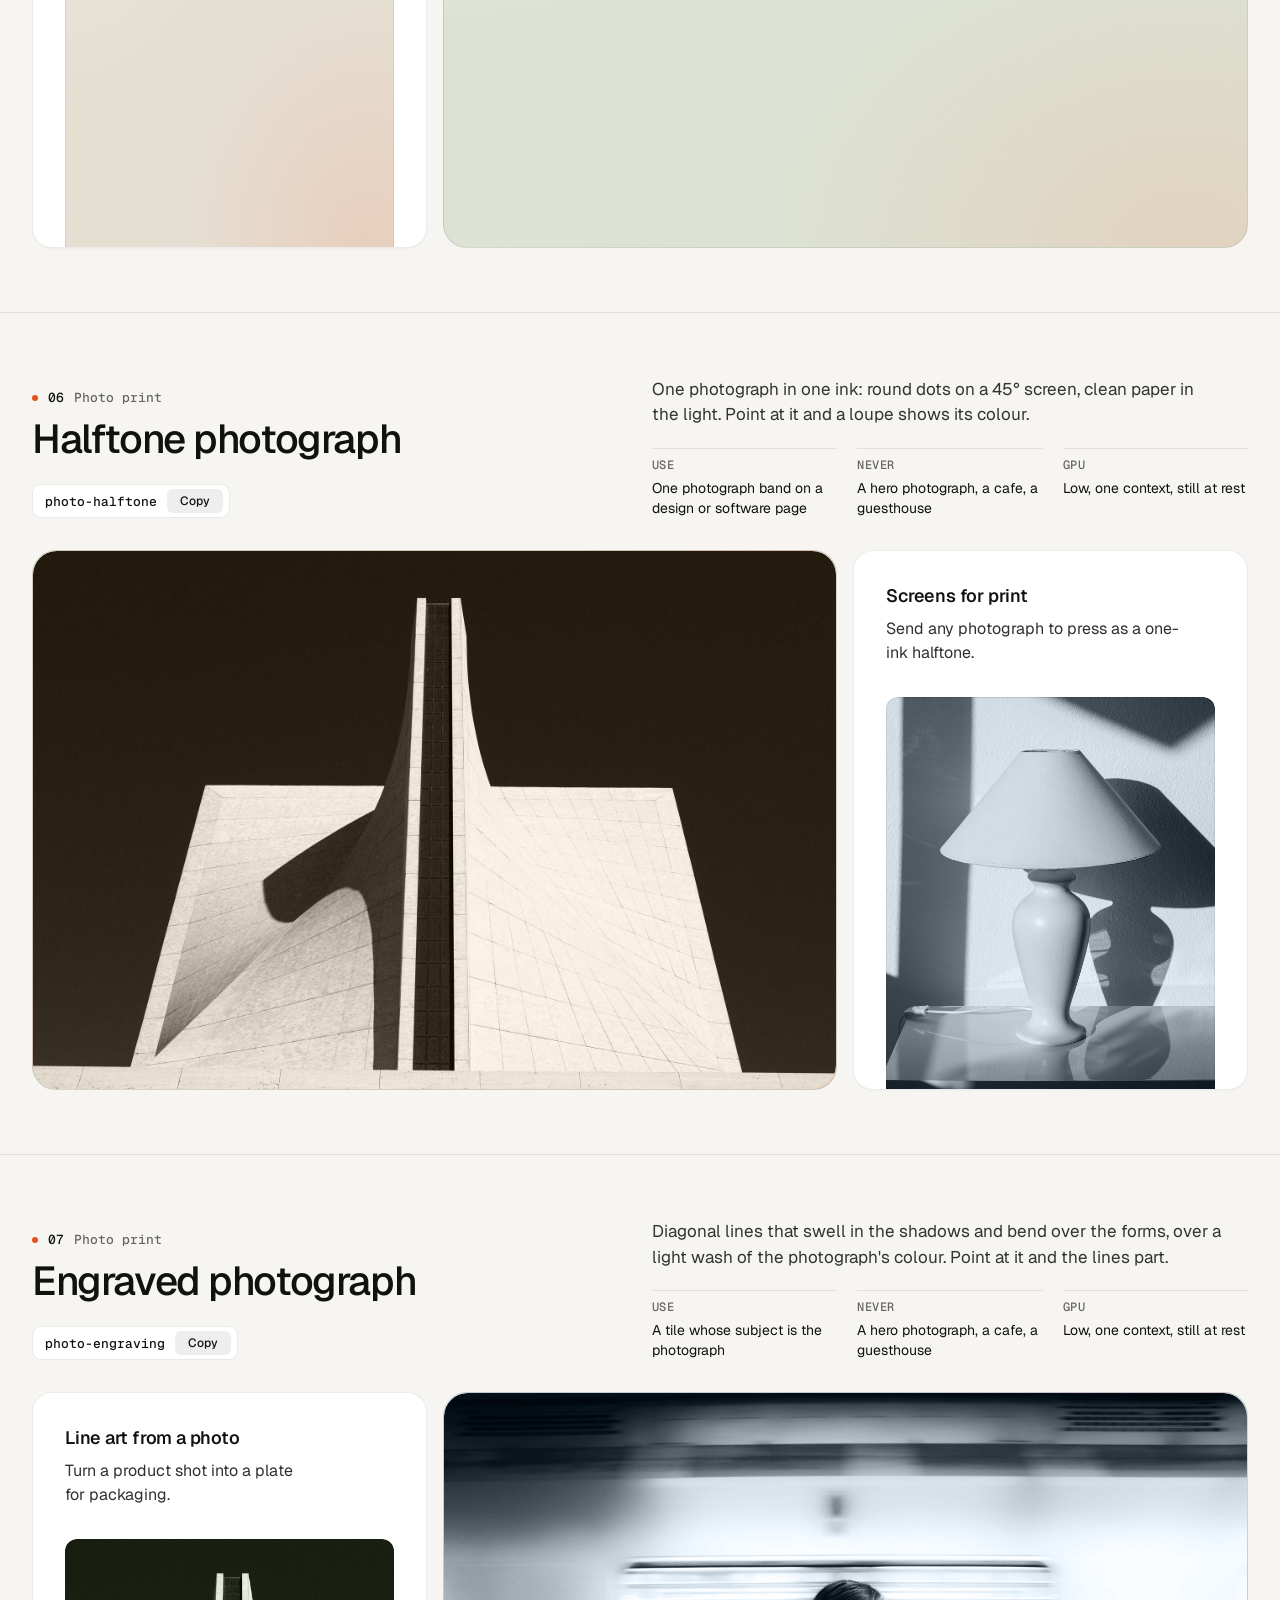
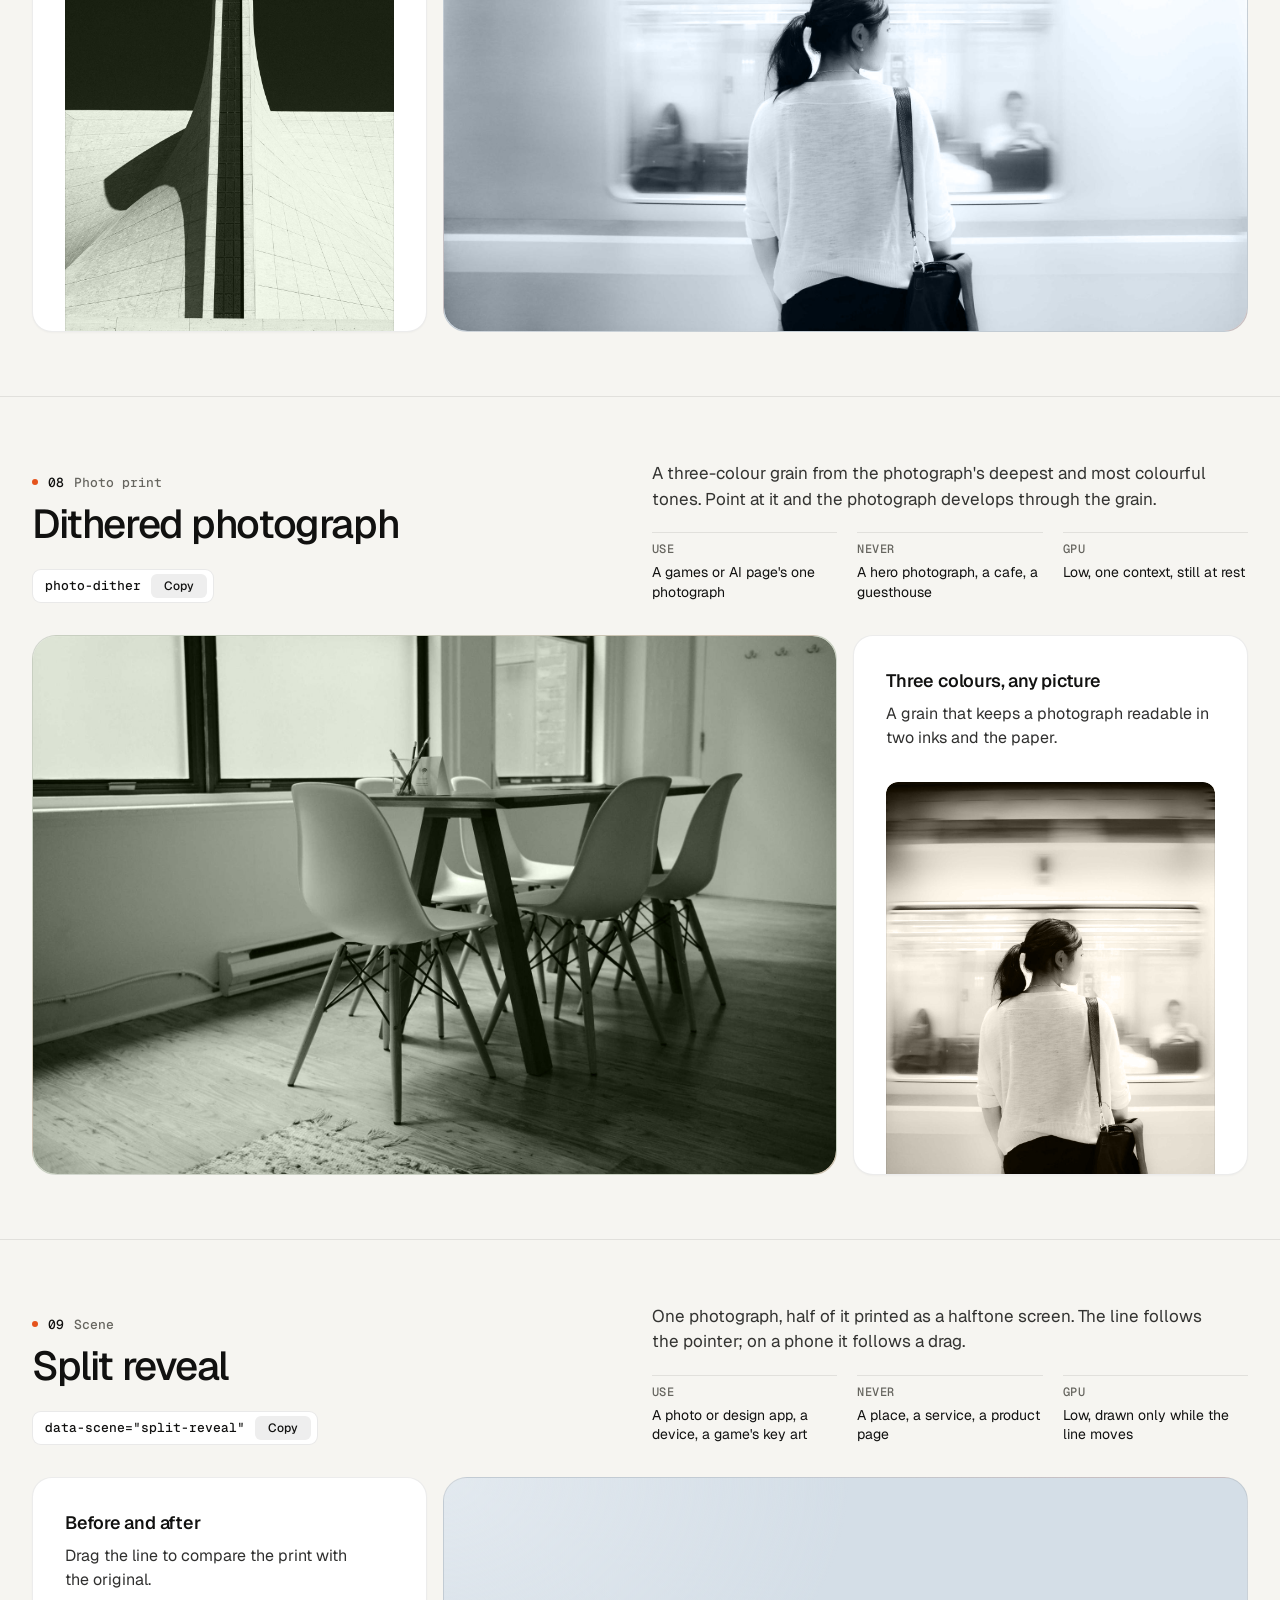
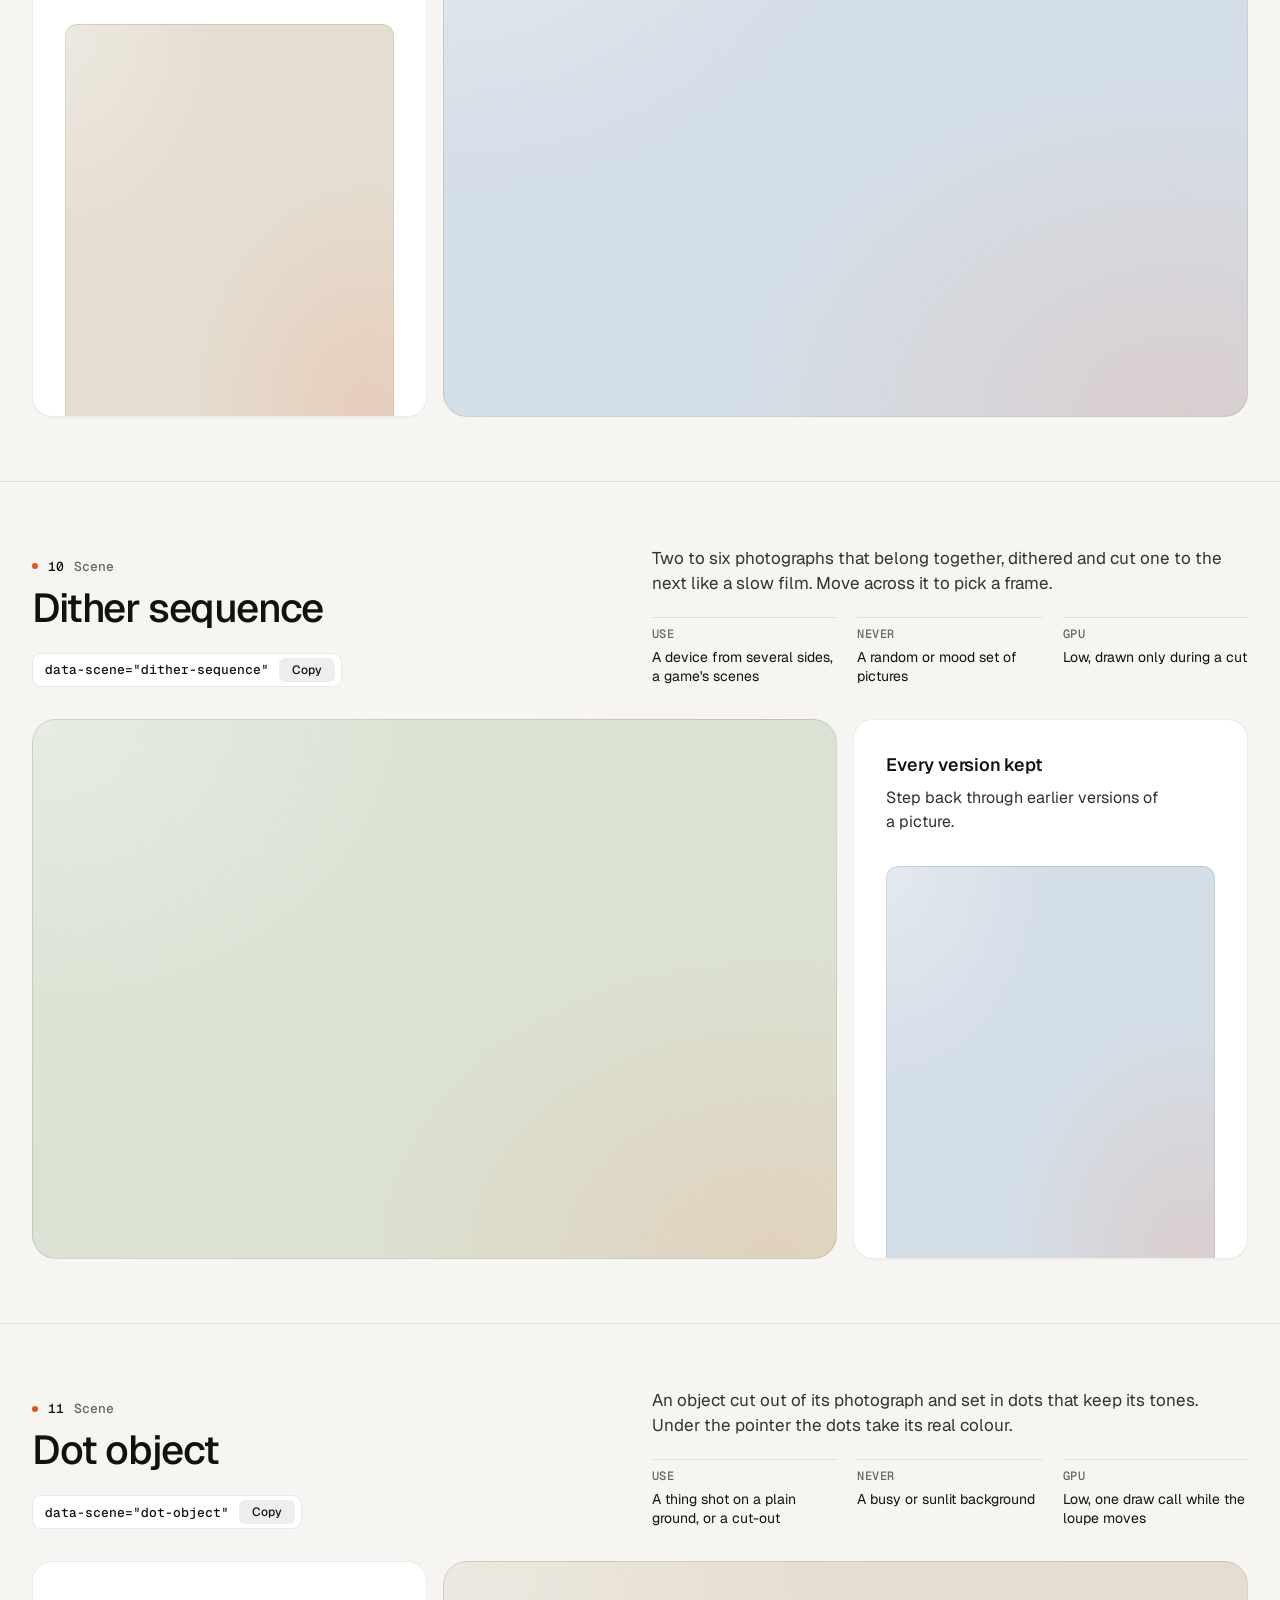
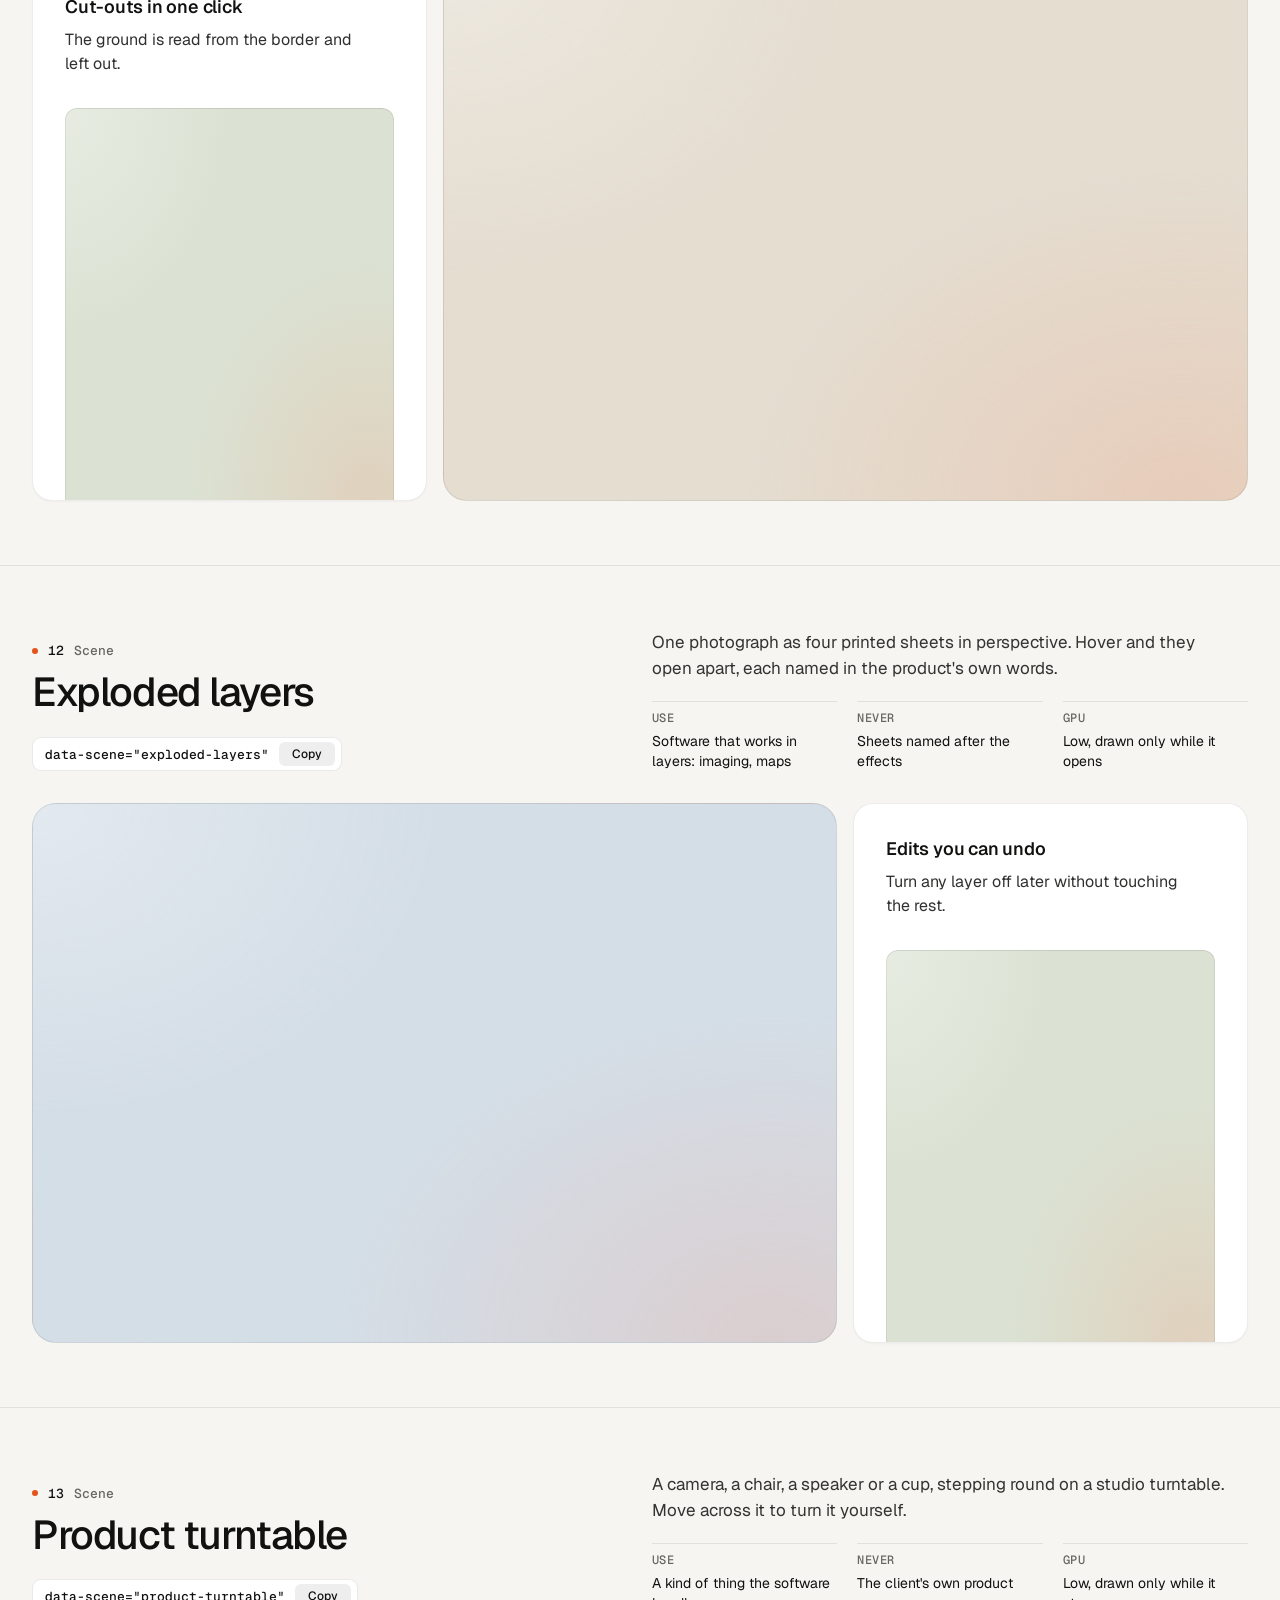
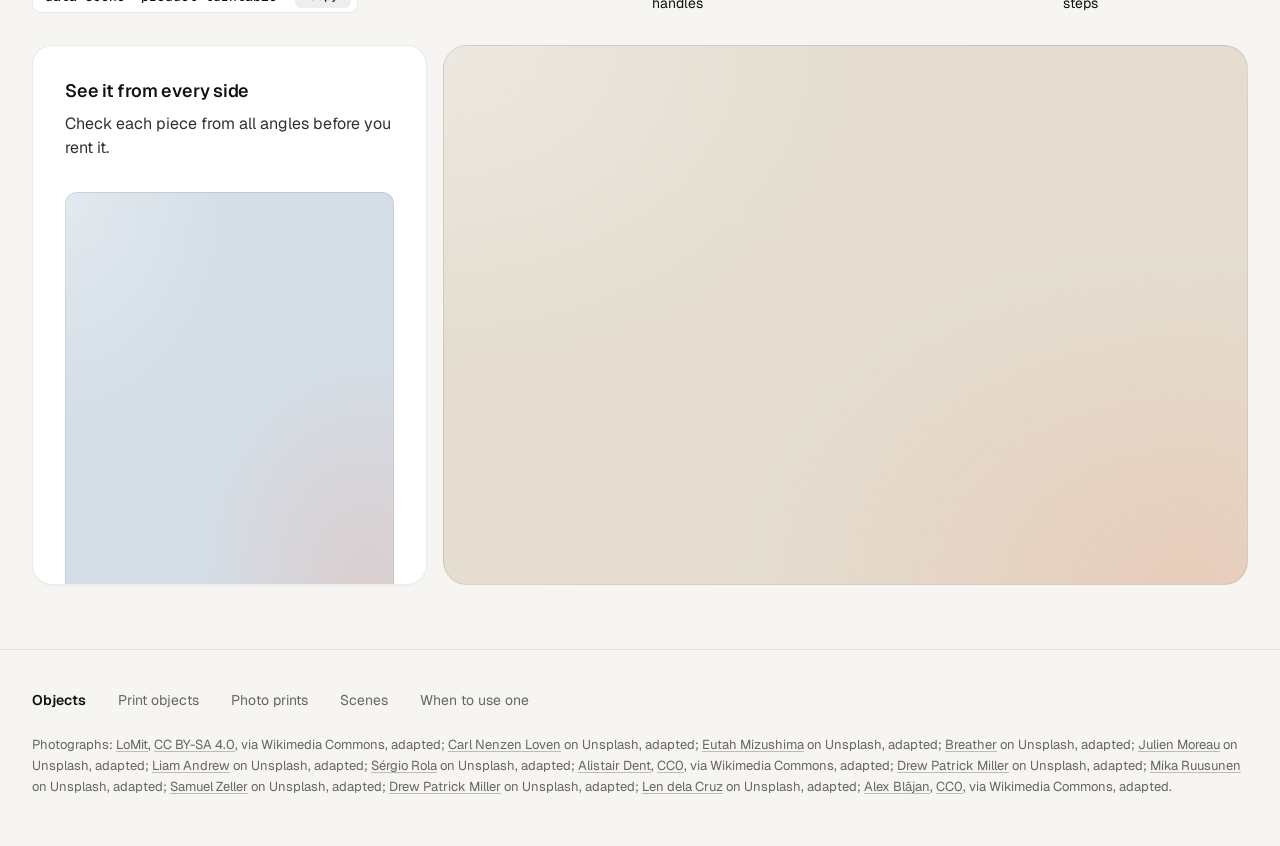
<file: assets/objects/index.html>
<!doctype html>
<html lang="en" data-palette="paper">
<head>
<script>window.__tpGlMax = 16;   /* a gallery shows many live effects at once; a page of a site keeps the default 4 (fx.js) */</script>
<meta charset="utf-8">
<meta name="viewport" content="width=device-width, initial-scale=1">
<title>Objects</title>
<meta name="description" content="Thirteen objects for one strong moment a page: products drawn in code, photographs printed by a shader, scenes that answer the pointer.">
<link rel="icon" href="data:,">
<link rel="preconnect" href="https://fonts.googleapis.com">
<link rel="preconnect" href="https://fonts.gstatic.com" crossorigin>
<link href="https://fonts.googleapis.com/css2?family=Geist:wght@300..700&family=Geist+Mono:wght@400;500&display=swap" rel="stylesheet">
<link rel="stylesheet" href="../ui/base.css">
<link rel="stylesheet" href="../ui/cards.css">
<style>
  /* palettes: page tokens, four grounds (--g1 sand, --g2 sky, --g3 sage, --g4 deep) and the globe's sea */
  :root {
    --font-text: "Geist", system-ui, sans-serif; --font-mono: "Geist Mono", ui-monospace, monospace;
    --ease: cubic-bezier(.2, .7, .2, 1);
    --gutter: 32px; --max: 1312px;
  }
  [data-palette="paper"] { --bg: #f6f5f1; --card: #ffffff; --surface: #ffffff; --ink: #111110; --muted: #66655f; --accent: #e5531c; --accent-ink: #ffffff;
    --g1: #e4ddd0; --g2: #d4dee7; --g3: #dbe2d3; --g4: #1a2230; --sea: #2f6aa8; --line: rgb(17 17 16 / 0.09); }
  [data-palette="stone"] { --bg: #e6e5e1; --card: #f3f2ef; --surface: #f3f2ef; --ink: #1a1b1d; --muted: #5d5e62; --accent: #2456d6; --accent-ink: #ffffff;
    --g1: #d6d5d0; --g2: #c9d4df; --g3: #dad3c6; --g4: #1d2633; --sea: #2456d6; --line: rgb(26 27 29 / 0.1); }
  [data-palette="graphite"] { --bg: #0b0b0c; --card: #141416; --surface: #141416; --ink: #f2f2ef; --muted: #96979c; --accent: #ff7a3c; --accent-ink: #120c08;
    --g1: #1e1d1b; --g2: #17202a; --g3: #1b201b; --g4: #23262c; --sea: #4f9be0; --line: rgb(242 242 239 / 0.09); }
  [data-palette="night"] { --bg: #070b14; --card: #0e1420; --surface: #0e1420; --ink: #e9edf3; --muted: #8b94a4; --accent: #5ab9fc; --accent-ink: #07101a;
    --g1: #121a29; --g2: #0f2231; --g3: #16202b; --g4: #1b2536; --sea: #5ab9fc; --line: rgb(233 237 243 / 0.09); }

  * { box-sizing: border-box; }
  html { scroll-padding-top: 64px; }
  html, body { margin: 0; }
  body { font-family: var(--font-text); background: var(--bg); color: var(--ink); -webkit-font-smoothing: antialiased; font-size: 16px; line-height: 1.5;
    transition: background-color 320ms var(--ease), color 320ms var(--ease); }
  a { color: inherit; }
  .wrap { max-width: var(--max); margin: 0 auto; padding: 0 var(--gutter); }

  /* ------------------------------------------------ the bar */
  .bar { position: sticky; top: 0; z-index: 30; background: color-mix(in oklab, var(--bg) 84%, transparent); backdrop-filter: blur(16px) saturate(1.2); border-bottom: 1px solid var(--line); }
  .bar__in { height: 64px; display: flex; align-items: center; gap: 32px; }
  .brand { display: inline-flex; align-items: center; gap: 10px; font-weight: 600; font-size: 15px; letter-spacing: -0.01em; text-decoration: none; }
  .brand svg { width: 22px; height: 22px; }
  .brand svg .a { fill: var(--accent); transition: transform 420ms var(--ease); transform-origin: 11px 11px; }
  .brand:hover svg .a { transform: rotate(90deg); }
  .nav { display: flex; gap: 24px; font-size: 14px; }
  .nav a { position: relative; text-decoration: none; color: var(--muted); transition: color 180ms ease; padding: 6px 0; }
  .nav a::after { content: ""; position: absolute; left: 0; right: 0; bottom: 0; height: 1px; background: currentColor; transform: scaleX(0); transform-origin: left; transition: transform 260ms var(--ease); }
  .nav a:hover { color: var(--ink); }
  .nav a:hover::after { transform: scaleX(1); }
  .sp { flex: 1; }
  .swatches { display: flex; align-items: center; gap: 6px; padding: 4px; border-radius: 999px; border: 1px solid var(--line); background: var(--card); }
  .sw { position: relative; width: 26px; height: 26px; border-radius: 50%; border: 0; padding: 0; cursor: pointer; background: linear-gradient(135deg, var(--s-bg) 0 50%, var(--s-ac) 50% 100%);
    box-shadow: inset 0 0 0 1px rgb(0 0 0 / 0.12); transition: transform 200ms var(--ease); }
  .sw::after { content: ""; position: absolute; inset: -3px; border-radius: 50%; box-shadow: 0 0 0 1.5px var(--ink); opacity: 0; transform: scale(0.8); transition: opacity 200ms ease, transform 260ms var(--ease); }
  .sw:hover { transform: scale(1.08); }
  .sw:active { transform: scale(0.94); }
  .sw[aria-pressed="true"]::after { opacity: 1; transform: scale(1); }
  .sw:focus-visible { outline: 2px solid var(--ink); outline-offset: 3px; }
  .sw-label { font-size: 13px; color: var(--muted); min-width: 60px; text-align: right; }

  /* ------------------------------------------------ grounds: a soft lit mesh of the ground's own tone, a fine grain */
  .gr, .card > .panel.gr { --calm-k: 0%; background-color: var(--pg);
    background-image:
      radial-gradient(80% 90% at 92% 100%, color-mix(in oklab, var(--accent) 13%, var(--pg)), transparent 68%),
      radial-gradient(70% 80% at 0% 0%, color-mix(in oklab, var(--lift, #ffffff) var(--lift-k, 34%), var(--pg)), transparent 72%); }
  .gr.dk, [data-palette="graphite"] .gr, [data-palette="night"] .gr { --lift: #ffffff; --lift-k: 6%; }
  .grain { position: absolute; inset: 0; z-index: 0; pointer-events: none; opacity: .32; mix-blend-mode: soft-light; border-radius: inherit;
    background-image: url("data:image/svg+xml;utf8,<svg xmlns='http://www.w3.org/2000/svg' width='160' height='160'><filter id='n'><feTurbulence type='fractalNoise' baseFrequency='.85' numOctaves='2' stitchTiles='stitch'/><feColorMatrix values='0 0 0 0 .5  0 0 0 0 .5  0 0 0 0 .5  0 0 0 .9 0'/></filter><rect width='100%' height='100%' filter='url(%23n)'/></svg>"); }
  .slot { position: absolute; inset: 0; z-index: 1; border-radius: inherit; }
  .slot > .host { position: absolute; inset: 0; border-radius: inherit; overflow: hidden; }

  /* ------------------------------------------------ hero */
  .hero { min-height: calc(100svh - 64px); display: grid; align-items: center; padding: 56px 0; }
  .hero__grid { display: grid; grid-template-columns: repeat(12, minmax(0, 1fr)); gap: 24px; align-items: center; }
  .hero__copy { grid-column: 1 / span 5; }
  .hero h1 { margin: 0; font-size: clamp(44px, 3.4vw + 12px, 72px); line-height: 1.02; letter-spacing: -0.045em; font-weight: 520; text-wrap: balance; }
  .hero__lede { margin: 24px 0 0; font-size: 19px; line-height: 1.5; color: var(--muted); max-width: 40ch; text-wrap: pretty; }
  .index { margin: 40px 0 0; padding: 0; list-style: none; border-top: 1px solid var(--line); max-width: 460px; }
  .index a { display: grid; grid-template-columns: 1fr auto 20px; align-items: center; gap: 16px; padding: 14px 0; border-bottom: 1px solid var(--line); text-decoration: none; font-size: 16px; font-weight: 500; }
  .index a span { font: 500 13px/1 var(--font-mono); color: var(--muted); }
  .index a svg { width: 16px; height: 16px; transition: transform 260ms var(--ease); }
  .index a:hover svg { transform: translateX(4px); }
  .hero__pics { grid-column: 7 / span 6; display: grid; grid-template-columns: 1fr 1fr; gap: 16px; height: min(70svh, 660px); min-height: 440px; }
  .pic { position: relative; overflow: clip; border-radius: 20px; border: 1px solid var(--line); isolation: isolate; }
  .pic img { position: absolute; inset: 0; width: 100%; height: 100%; object-fit: cover; object-position: 50% 42%; display: block; }
  .pic--down { margin-top: 48px; }

  /* ------------------------------------------------ an object, one screen */
  .obj { min-height: calc(100svh - 64px); display: grid; align-content: center; padding: 64px 0; border-top: 1px solid var(--line); }
  .obj__head { display: grid; grid-template-columns: repeat(12, minmax(0, 1fr)); gap: 24px; align-items: end; margin-bottom: 32px; }
  .obj__title { grid-column: 1 / span 5; }
  .obj__n { margin: 0 0 14px; font: 500 13px/1 var(--font-mono); color: var(--muted); display: flex; gap: 10px; align-items: center; }
  .obj__n b { color: var(--ink); font-weight: 500; }
  .obj__n i { width: 6px; height: 6px; border-radius: 50%; background: var(--accent); display: inline-block; }
  .obj h2 { margin: 0; font-size: clamp(34px, 1.9vw + 16px, 52px); line-height: 1.04; letter-spacing: -0.035em; font-weight: 520; text-wrap: balance; }
  .obj__about { grid-column: 7 / span 6; }
  .obj__line { margin: 0; font-size: 17px; line-height: 1.5; color: color-mix(in oklab, var(--ink) 82%, var(--bg)); max-width: 52ch; text-wrap: pretty; }
  .facts { display: grid; grid-template-columns: repeat(3, minmax(0, 1fr)); gap: 20px; margin: 20px 0 0; }
  .facts div { border-top: 1px solid var(--line); padding-top: 10px; }
  .facts dt { font: 500 12px/1 var(--font-mono); color: var(--muted); text-transform: uppercase; letter-spacing: .04em; }
  .facts dd { margin: 8px 0 0; font-size: 14px; line-height: 1.4; }
  .copy { margin-top: 24px; display: inline-flex; align-items: center; gap: 10px; height: 34px; padding: 0 6px 0 12px; border-radius: 9px; border: 1px solid var(--line);
    background: var(--card); color: var(--ink); font: 500 13px/1 var(--font-mono); cursor: pointer; transition: border-color 180ms ease, transform 160ms var(--ease); }
  .copy:hover { border-color: color-mix(in oklab, var(--ink) 24%, transparent); }
  .copy:active { transform: scale(0.97); }
  .copy:focus-visible { outline: 2px solid var(--ink); outline-offset: 2px; }
  .copy em { font-style: normal; display: inline-grid; place-items: center; height: 24px; padding: 0 8px; border-radius: 6px; background: color-mix(in oklab, var(--ink) 7%, transparent); font-family: var(--font-text); font-size: 12px; overflow: hidden; }
  .copy em span { grid-area: 1 / 1; transition: transform 260ms var(--ease), opacity 200ms ease; }
  .copy em span + span { transform: translateY(110%); opacity: 0; }
  .copy.done em span:first-child { transform: translateY(-110%); opacity: 0; }
  .copy.done em span + span { transform: none; opacity: 1; }

  .duo { display: grid; grid-template-columns: repeat(12, minmax(0, 1fr)); gap: 16px; height: clamp(400px, calc(100svh - 360px), 600px); }
  .big { grid-column: 1 / span 8; position: relative; overflow: clip; isolation: isolate; border-radius: 24px; border: 1px solid var(--line); }
  .duo .card { grid-column: 9 / span 4; }
  .obj:nth-of-type(even) .big { grid-column: 5 / span 8; grid-row: 1; }
  .obj:nth-of-type(even) .duo .card { grid-column: 1 / span 4; grid-row: 1; }
  .duo .card > .panel { flex: 1 1 auto; min-height: 0; }

  /* ------------------------------------------------ footer */
  .foot { border-top: 1px solid var(--line); padding: 40px 0 48px; font-size: 14px; color: var(--muted); }
  .foot__row { display: flex; flex-wrap: wrap; gap: 12px 32px; align-items: baseline; }
  .foot__row b { color: var(--ink); font-weight: 600; }
  .foot__row a { text-decoration: none; }
  .foot__row a:hover { color: var(--ink); }
  .credits { margin: 24px 0 0; font-size: 13px; line-height: 1.6; color: var(--muted); }
  .credits a { text-decoration: underline; text-decoration-color: color-mix(in oklab, currentColor 40%, transparent); text-underline-offset: 2px; }

  @media (max-width: 1023px) {
    .hero__copy, .hero__pics { grid-column: 1 / -1; }
    .hero__pics { height: auto; min-height: 0; }
    .pic { aspect-ratio: 3 / 4; }
    .obj__title, .obj__about { grid-column: 1 / -1; }
    .duo { height: auto; grid-template-columns: minmax(0, 1fr); }
    .big, .duo .card, .obj:nth-of-type(even) .big, .obj:nth-of-type(even) .duo .card { grid-column: 1 / -1; grid-row: auto; }
    .big { aspect-ratio: 4 / 3; }
    .duo .card > .panel { flex: none; height: 320px; }
  }
  @media (max-width: 760px) {
    :root { --gutter: 16px; }
    .nav, .sw-label { display: none; }
    .hero { padding: 32px 0 40px; }
    .hero__lede { font-size: 17px; }
    .hero__pics { gap: 10px; }
    .pic { border-radius: 16px; }
    .pic--down { margin-top: 28px; }
    .obj { padding: 72px 0; min-height: 0; }
    .obj .wrap { display: flex; flex-direction: column; }
    .obj__head, .obj__about { display: contents; }
    .obj__title { order: 1; margin-bottom: 16px; }
    .obj__line { order: 2; margin-bottom: 28px; }
    .duo { order: 3; }
    .facts { order: 4; margin-top: 28px; }
    .copy, .index { display: none; }
    .facts { grid-template-columns: minmax(0, 1fr); gap: 0; }
    .facts div { display: grid; grid-template-columns: 96px 1fr; gap: 12px; padding: 10px 0; }
    .facts dd { margin: 0; }
    .big { aspect-ratio: 4 / 5; border-radius: 18px; }
    .duo .card > .panel { height: 300px; }
  }
  @media (prefers-reduced-motion: reduce) { *, *::before, *::after { transition-duration: 0ms !important; } }
</style>
</head>
<body>
<header class="bar">
  <div class="wrap bar__in">
    <a class="brand" href="#top" aria-label="Objects, back to the top">
      <svg viewBox="0 0 22 22" aria-hidden="true"><rect x="1" y="1" width="20" height="20" rx="6" fill="currentColor"/><rect class="a" x="7" y="7" width="8" height="8" rx="2"/></svg>
      Objects
    </a>
    <nav class="nav" aria-label="Families">
      <a href="#print-cup">Print objects</a>
      <a href="#photo-halftone">Photo prints</a>
      <a href="#split-reveal">Scenes</a>
    </nav>
    <span class="sp"></span>
    <span class="sw-label" id="sw-label">Paper</span>
    <div class="swatches" role="group" aria-label="Palette">
      <button type="button" class="sw" data-pal="paper" aria-label="Paper" aria-pressed="true" style="--s-bg:#f6f5f1;--s-ac:#e5531c"></button>
      <button type="button" class="sw" data-pal="stone" aria-label="Stone" aria-pressed="false" style="--s-bg:#e6e5e1;--s-ac:#2456d6"></button>
      <button type="button" class="sw" data-pal="graphite" aria-label="Graphite" aria-pressed="false" style="--s-bg:#141416;--s-ac:#ff7a3c"></button>
      <button type="button" class="sw" data-pal="night" aria-label="Night" aria-pressed="false" style="--s-bg:#0e1420;--s-ac:#5ab9fc"></button>
    </div>
  </div>
</header>

<main id="top">
  <section class="hero">
    <div class="wrap hero__grid">
      <div class="hero__copy">
        <h1>Objects for one strong moment a page.</h1>
        <p class="hero__lede">Products drawn in code, photographs printed by a shader, and scenes that answer the pointer. A photograph leads where there is one. An object leads where there is none.</p>
        <ul class="index">
          <li><a href="#print-cup">Print objects <span>05</span><svg viewBox="0 0 16 16" fill="none" stroke="currentColor" stroke-width="1.5" aria-hidden="true"><path d="M3 8h10M9 4l4 4-4 4"/></svg></a></li>
          <li><a href="#photo-halftone">Photo prints <span>03</span><svg viewBox="0 0 16 16" fill="none" stroke="currentColor" stroke-width="1.5" aria-hidden="true"><path d="M3 8h10M9 4l4 4-4 4"/></svg></a></li>
          <li><a href="#split-reveal">Scenes <span>05</span><svg viewBox="0 0 16 16" fill="none" stroke="currentColor" stroke-width="1.5" aria-hidden="true"><path d="M3 8h10M9 4l4 4-4 4"/></svg></a></li>
        </ul>
      </div>
      <div class="hero__pics">
        <div class="pic"><img src="photo-kit/photos/lamp.jpg" width="1280" height="1757" alt="Cream ceramic table lamp on a glossy side table in low sun" decoding="async"></div>
        <article class="pic pic--down gr" style="--pg: var(--g1)" aria-label="A balanced-arm desk lamp">
          <div class="grain"></div>
          <div class="slot" data-slot='{"kind":"print","id":"print-lamp","place":"card","ground":"g1","params":{"size":1.06,"x":-0.08,"y":-0.2}}'></div>
        </article>
      </div>
    </div>
  </section>

  <!-- ===================================================== print objects -->
  <section class="obj" id="print-cup">
    <div class="wrap">
      <div class="obj__head">
        <div class="obj__title"><p class="obj__n"><i></i><b>01</b> Print object</p><h2>Cup and saucer</h2>
          <button type="button" class="copy" data-copy='<div data-print="print-cup" data-print-place="card"></div>'>data-print="print-cup"<em><span>Copy</span><span>Copied</span></em></button></div>
        <div class="obj__about">
          <p class="obj__line">A porcelain cup of coffee on its saucer, the glaze in your accent. Click it to stir.</p>
          <dl class="facts"><div><dt>Leads</dt><dd>A tableware maker with no photographs</dd></div><div><dt>As a print</dt><dd>A software card about a morning</dd></div><div><dt>GPU</dt><dd>High while it turns, one frame at rest</dd></div></dl>
        </div>
      </div>
      <div class="duo">
        <article class="big gr" style="--pg: var(--g1)"><div class="grain"></div>
          <div class="slot" data-slot='{"kind":"print","id":"print-cup","place":"hero","ground":"g1","params":{"size":0.96,"x":0.16,"y":-0.04}}'></div></article>
        <article class="card"><h3>Morning digest</h3><p>One email at 8:00 with everything that changed overnight.</p>
          <div class="panel gr" style="--pg: var(--g2)"><div class="grain"></div>
            <div class="slot" data-slot='{"kind":"print","id":"print-cup","place":"card","ground":"g2","params":{"effect":"halftone","turn":0}}'></div></div></article>
      </div>
    </div>
  </section>

  <section class="obj" id="print-wheel">
    <div class="wrap">
      <div class="obj__head">
        <div class="obj__title"><p class="obj__n"><i></i><b>02</b> Print object</p><h2>Bicycle wheel</h2>
          <button type="button" class="copy" data-copy='<div data-print="print-wheel" data-print-place="card"></div>'>data-print="print-wheel"<em><span>Copy</span><span>Copied</span></em></button></div>
        <div class="obj__about">
          <p class="obj__line">A road wheel with a tan-wall tyre, an alloy rim and 24 spokes, the hub in your accent. Click it to spin it up.</p>
          <dl class="facts"><div><dt>Leads</dt><dd>A maker of wheels or hubs, never a whole bike</dd></div><div><dt>As a print</dt><dd>A card about speed or a mechanism</dd></div><div><dt>GPU</dt><dd>High while it turns, one frame at rest</dd></div></dl>
        </div>
      </div>
      <div class="duo">
        <article class="big gr" style="--pg: var(--g2)"><div class="grain"></div>
          <div class="slot" data-slot='{"kind":"print","id":"print-wheel","place":"card","ground":"g2","params":{"size":1.34,"x":-0.08,"y":-0.3}}'></div></article>
        <article class="card"><h3>Background sync</h3><p>Runs every five minutes, whether the app is open or not.</p>
          <div class="panel gr" style="--pg: var(--g3)"><div class="grain"></div>
            <div class="slot" data-slot='{"kind":"print","id":"print-wheel","place":"card","ground":"g3","params":{"effect":"halftone","turn":0}}'></div></div></article>
      </div>
    </div>
  </section>

  <section class="obj" id="print-lamp">
    <div class="wrap">
      <div class="obj__head">
        <div class="obj__title"><p class="obj__n"><i></i><b>03</b> Print object</p><h2>Desk lamp</h2>
          <button type="button" class="copy" data-copy='<div data-print="print-lamp" data-print-place="card"></div>'>data-print="print-lamp"<em><span>Copy</span><span>Copied</span></em></button></div>
        <div class="obj__about">
          <p class="obj__line">A balanced-arm desk lamp on chrome springs, the base and shade enamelled in your accent. Click it to switch it on.</p>
          <dl class="facts"><div><dt>Leads</dt><dd>A lighting maker with no photographs</dd></div><div><dt>As a print</dt><dd>A card about focus or working late</dd></div><div><dt>GPU</dt><dd>High while it moves, one frame at rest</dd></div></dl>
        </div>
      </div>
      <div class="duo">
        <article class="big gr" style="--pg: var(--g3)"><div class="grain"></div>
          <div class="slot" data-slot='{"kind":"print","id":"print-lamp","place":"hero","ground":"g3","params":{"size":0.98,"x":0.14,"y":-0.06,"angle":-24}}'></div></article>
        <article class="card"><h3>Focus mode</h3><p>Alerts wait until you switch it off.</p>
          <div class="panel gr dk" style="--pg: var(--g4)"><div class="grain"></div>
            <div class="slot" data-slot='{"kind":"print","id":"print-lamp","place":"card","ground":"g4","params":{"effect":"dither","step":1,"turn":0}}' aria-label="A desk lamp, switched on"></div></div></article>
      </div>
    </div>
  </section>

  <section class="obj" id="print-globe">
    <div class="wrap">
      <div class="obj__head">
        <div class="obj__title"><p class="obj__n"><i></i><b>04</b> Print object</p><h2>Desk globe</h2>
          <button type="button" class="copy" data-copy='<div data-print="print-globe" data-print-place="card" data-print-params=&apos;{"effect":"engrave"}&apos;></div>'>data-print="print-globe"<em><span>Copy</span><span>Copied</span></em></button></div>
        <div class="obj__about">
          <p class="obj__line">A desk globe with the real coastlines, a brass meridian and a walnut stand. Its sea takes a blue or teal accent. Click it to spin.</p>
          <dl class="facts"><div><dt>Leads</dt><dd>A maker of globes or maps</dd></div><div><dt>As a print</dt><dd>A card about regions or shipping</dd></div><div><dt>GPU</dt><dd>High while it turns, one frame at rest</dd></div></dl>
        </div>
      </div>
      <div class="duo">
        <article class="big gr" style="--pg: var(--g2)"><div class="grain"></div>
          <div class="slot" data-slot='{"kind":"print","id":"print-globe","place":"card","ground":"g2","sea":true,"params":{"size":1.3,"x":-0.1,"y":-0.3}}'></div></article>
        <article class="card"><h3>14 regions</h3><p>Pick where your data lives. Move it later in two clicks.</p>
          <div class="panel gr dk" style="--pg: var(--g4)"><div class="grain"></div>
            <div class="slot" data-slot='{"kind":"print","id":"print-globe","place":"card","ground":"g4","sea":true,"params":{"effect":"engrave","turn":0}}'></div></div></article>
      </div>
    </div>
  </section>

  <section class="obj" id="print-cards">
    <div class="wrap">
      <div class="obj__head">
        <div class="obj__title"><p class="obj__n"><i></i><b>05</b> Print object</p><h2>Playing cards</h2>
          <button type="button" class="copy" data-copy='<div data-print="print-cards" data-print-place="card"></div>'>data-print="print-cards"<em><span>Copy</span><span>Copied</span></em></button></div>
        <div class="obj__about">
          <p class="obj__line">A stack of playing cards, the ace of diamonds face up and the backs in your accent. Click to fan them out.</p>
          <dl class="facts"><div><dt>Leads</dt><dd>A maker of card or board games</dd></div><div><dt>As a print</dt><dd>A games card about a hand or a deal</dd></div><div><dt>GPU</dt><dd>High while it moves, one frame at rest</dd></div></dl>
        </div>
      </div>
      <div class="duo">
        <article class="big gr" style="--pg: var(--g3)"><div class="grain"></div>
          <div class="slot" data-slot='{"kind":"print","id":"print-cards","place":"hero","ground":"g3","params":{"size":0.98,"x":0.16,"y":-0.04}}'></div></article>
        <article class="card"><h3>Fair draws</h3><p>Every shuffle is logged, so any player can check a deal.</p>
          <div class="panel gr" style="--pg: var(--g1)"><div class="grain"></div>
            <div class="slot" data-slot='{"kind":"print","id":"print-cards","place":"card","ground":"g1","params":{"effect":"halftone","turn":0}}'></div></div></article>
      </div>
    </div>
  </section>

  <!-- ===================================================== photo prints -->
  <section class="obj" id="photo-halftone">
    <div class="wrap">
      <div class="obj__head">
        <div class="obj__title"><p class="obj__n"><i></i><b>06</b> Photo print</p><h2>Halftone photograph</h2>
          <button type="button" class="copy" data-copy="import print from './assets/objects/photo-halftone/object.js'; print.mount(frame, { palette: fx.readPalette(frame) });">photo-halftone<em><span>Copy</span><span>Copied</span></em></button></div>
        <div class="obj__about">
          <p class="obj__line">One photograph in one ink: round dots on a 45° screen, clean paper in the light. Point at it and a loupe shows its colour.</p>
          <dl class="facts"><div><dt>Use</dt><dd>One photograph band on a design or software page</dd></div><div><dt>Never</dt><dd>A hero photograph, a cafe, a guesthouse</dd></div><div><dt>GPU</dt><dd>Low, one context, still at rest</dd></div></dl>
        </div>
      </div>
      <div class="duo">
        <article class="big gr" style="--pg: var(--g1)">
          <div class="slot" data-slot='{"kind":"photo","id":"photo-halftone","ground":"g1","photo":"concrete"}'></div></article>
        <article class="card"><h3>Screens for print</h3><p>Send any photograph to press as a one-ink halftone.</p>
          <div class="panel gr" style="--pg: var(--g2)">
            <div class="slot" data-slot='{"kind":"photo","id":"photo-halftone","ground":"g2","photo":"lamp","params":{"tint":1}}'></div></div></article>
      </div>
    </div>
  </section>

  <section class="obj" id="photo-engraving">
    <div class="wrap">
      <div class="obj__head">
        <div class="obj__title"><p class="obj__n"><i></i><b>07</b> Photo print</p><h2>Engraved photograph</h2>
          <button type="button" class="copy" data-copy="import print from './assets/objects/photo-engraving/object.js'; print.mount(frame, { palette: fx.readPalette(frame) });">photo-engraving<em><span>Copy</span><span>Copied</span></em></button></div>
        <div class="obj__about">
          <p class="obj__line">Diagonal lines that swell in the shadows and bend over the forms, over a light wash of the photograph's colour. Point at it and the lines part.</p>
          <dl class="facts"><div><dt>Use</dt><dd>A tile whose subject is the photograph</dd></div><div><dt>Never</dt><dd>A hero photograph, a cafe, a guesthouse</dd></div><div><dt>GPU</dt><dd>Low, one context, still at rest</dd></div></dl>
        </div>
      </div>
      <div class="duo">
        <article class="big gr" style="--pg: var(--g2)">
          <div class="slot" data-slot='{"kind":"photo","id":"photo-engraving","ground":"g2","photo":"platform","photoDark":"concrete"}'></div></article>
        <article class="card"><h3>Line art from a photo</h3><p>Turn a product shot into a plate for packaging.</p>
          <div class="panel gr" style="--pg: var(--g3)">
            <div class="slot" data-slot='{"kind":"photo","id":"photo-engraving","ground":"g3","photo":"concrete","photoDark":"room"}'></div></div></article>
      </div>
    </div>
  </section>

  <section class="obj" id="photo-dither">
    <div class="wrap">
      <div class="obj__head">
        <div class="obj__title"><p class="obj__n"><i></i><b>08</b> Photo print</p><h2>Dithered photograph</h2>
          <button type="button" class="copy" data-copy="import print from './assets/objects/photo-dither/object.js'; print.mount(frame, { palette: fx.readPalette(frame) });">photo-dither<em><span>Copy</span><span>Copied</span></em></button></div>
        <div class="obj__about">
          <p class="obj__line">A three-colour grain from the photograph's deepest and most colourful tones. Point at it and the photograph develops through the grain.</p>
          <dl class="facts"><div><dt>Use</dt><dd>A games or AI page's one photograph</dd></div><div><dt>Never</dt><dd>A hero photograph, a cafe, a guesthouse</dd></div><div><dt>GPU</dt><dd>Low, one context, still at rest</dd></div></dl>
        </div>
      </div>
      <div class="duo">
        <article class="big gr" style="--pg: var(--g3)">
          <div class="slot" data-slot='{"kind":"photo","id":"photo-dither","ground":"g3","photo":"room"}'></div></article>
        <article class="card"><h3>Three colours, any picture</h3><p>A grain that keeps a photograph readable in two inks and the paper.</p>
          <div class="panel gr" style="--pg: var(--g1)">
            <div class="slot" data-slot='{"kind":"photo","id":"photo-dither","ground":"g1","photo":"platform"}'></div></div></article>
      </div>
    </div>
  </section>

  <!-- ===================================================== scenes -->
  <section class="obj" id="split-reveal">
    <div class="wrap">
      <div class="obj__head">
        <div class="obj__title"><p class="obj__n"><i></i><b>09</b> Scene</p><h2>Split reveal</h2>
          <button type="button" class="copy" data-copy='<div data-scene="split-reveal" data-scene-src="assets/img/photo.jpg"></div>'>data-scene="split-reveal"<em><span>Copy</span><span>Copied</span></em></button></div>
        <div class="obj__about">
          <p class="obj__line">One photograph, half of it printed as a halftone screen. The line follows the pointer; on a phone it follows a drag.</p>
          <dl class="facts"><div><dt>Use</dt><dd>A photo or design app, a device, a game's key art</dd></div><div><dt>Never</dt><dd>A place, a service, a product page</dd></div><div><dt>GPU</dt><dd>Low, drawn only while the line moves</dd></div></dl>
        </div>
      </div>
      <div class="duo">
        <article class="big gr" style="--pg: var(--g2)">
          <div class="slot" data-slot='{"kind":"scene","id":"split-reveal","ground":"g2","src":"default"}'></div></article>
        <article class="card"><h3>Before and after</h3><p>Drag the line to compare the print with the original.</p>
          <div class="panel gr" style="--pg: var(--g1)">
            <div class="slot" data-slot='{"kind":"scene","id":"split-reveal","ground":"g1","src":"roof","params":{"side":"right","split":0.42}}'></div></div></article>
      </div>
    </div>
  </section>

  <section class="obj" id="dither-sequence">
    <div class="wrap">
      <div class="obj__head">
        <div class="obj__title"><p class="obj__n"><i></i><b>10</b> Scene</p><h2>Dither sequence</h2>
          <button type="button" class="copy" data-copy='<div data-scene="dither-sequence" data-scene-src=&apos;[{"src":"a.jpg"},{"src":"b.jpg"}]&apos;></div>'>data-scene="dither-sequence"<em><span>Copy</span><span>Copied</span></em></button></div>
        <div class="obj__about">
          <p class="obj__line">Two to six photographs that belong together, dithered and cut one to the next like a slow film. Move across it to pick a frame.</p>
          <dl class="facts"><div><dt>Use</dt><dd>A device from several sides, a game's scenes</dd></div><div><dt>Never</dt><dd>A random or mood set of pictures</dd></div><div><dt>GPU</dt><dd>Low, drawn only during a cut</dd></div></dl>
        </div>
      </div>
      <div class="duo">
        <article class="big gr" style="--pg: var(--g3)">
          <div class="slot" data-slot='{"kind":"scene","id":"dither-sequence","ground":"g3","src":"default"}'></div></article>
        <article class="card"><h3>Every version kept</h3><p>Step back through earlier versions of a picture.</p>
          <div class="panel gr" style="--pg: var(--g2)">
            <div class="slot" data-slot='{"kind":"scene","id":"dither-sequence","ground":"g2","src":"spirals","params":{"fit":"contain","autoplay":0}}'></div></div></article>
      </div>
    </div>
  </section>

  <section class="obj" id="dot-object">
    <div class="wrap">
      <div class="obj__head">
        <div class="obj__title"><p class="obj__n"><i></i><b>11</b> Scene</p><h2>Dot object</h2>
          <button type="button" class="copy" data-copy='<div data-scene="dot-object" data-scene-src="assets/img/object-on-white.jpg"></div>'>data-scene="dot-object"<em><span>Copy</span><span>Copied</span></em></button></div>
        <div class="obj__about">
          <p class="obj__line">An object cut out of its photograph and set in dots that keep its tones. Under the pointer the dots take its real colour.</p>
          <dl class="facts"><div><dt>Use</dt><dd>A thing shot on a plain ground, or a cut-out</dd></div><div><dt>Never</dt><dd>A busy or sunlit background</dd></div><div><dt>GPU</dt><dd>Low, one draw call while the loupe moves</dd></div></dl>
        </div>
      </div>
      <div class="duo">
        <article class="big gr" style="--pg: var(--g1)">
          <div class="slot" data-slot='{"kind":"scene","id":"dot-object","ground":"g1","src":"default"}'></div></article>
        <article class="card"><h3>Cut-outs in one click</h3><p>The ground is read from the border and left out.</p>
          <div class="panel gr" style="--pg: var(--g3)">
            <div class="slot" data-slot='{"kind":"scene","id":"dot-object","ground":"g3","src":"dahlia"}'></div></div></article>
      </div>
    </div>
  </section>

  <section class="obj" id="exploded-layers">
    <div class="wrap">
      <div class="obj__head">
        <div class="obj__title"><p class="obj__n"><i></i><b>12</b> Scene</p><h2>Exploded layers</h2>
          <button type="button" class="copy" data-copy='<div data-scene="exploded-layers" data-scene-src="assets/img/photo.jpg" data-scene-params=&apos;{"names":["Photo","Colour","Light","Depth"]}&apos;></div>'>data-scene="exploded-layers"<em><span>Copy</span><span>Copied</span></em></button></div>
        <div class="obj__about">
          <p class="obj__line">One photograph as four printed sheets in perspective. Hover and they open apart, each named in the product's own words.</p>
          <dl class="facts"><div><dt>Use</dt><dd>Software that works in layers: imaging, maps</dd></div><div><dt>Never</dt><dd>Sheets named after the effects</dd></div><div><dt>GPU</dt><dd>Low, drawn only while it opens</dd></div></dl>
        </div>
      </div>
      <div class="duo">
        <article class="big gr" style="--pg: var(--g2)">
          <div class="slot" data-slot='{"kind":"scene","id":"exploded-layers","ground":"g2","src":"default","params":{"names":["Photo","Colour","Light","Depth"]}}'></div></article>
        <article class="card"><h3>Edits you can undo</h3><p>Turn any layer off later without touching the rest.</p>
          <div class="panel gr" style="--pg: var(--g3)">
            <div class="slot" data-slot='{"kind":"scene","id":"exploded-layers","ground":"g3","src":"lattice"}'></div></div></article>
      </div>
    </div>
  </section>

  <section class="obj" id="product-turntable">
    <div class="wrap">
      <div class="obj__head">
        <div class="obj__title"><p class="obj__n"><i></i><b>13</b> Scene</p><h2>Product turntable</h2>
          <button type="button" class="copy" data-copy='<div data-scene="product-turntable" data-scene-params=&apos;{"form":"chair"}&apos;></div>'>data-scene="product-turntable"<em><span>Copy</span><span>Copied</span></em></button></div>
        <div class="obj__about">
          <p class="obj__line">A camera, a chair, a speaker or a cup, stepping round on a studio turntable. Move across it to turn it yourself.</p>
          <dl class="facts"><div><dt>Use</dt><dd>A kind of thing the software handles</dd></div><div><dt>Never</dt><dd>The client's own product</dd></div><div><dt>GPU</dt><dd>Low, drawn only while it steps</dd></div></dl>
        </div>
      </div>
      <div class="duo">
        <article class="big gr" style="--pg: var(--g1)">
          <div class="slot" data-slot='{"kind":"scene","id":"product-turntable","ground":"g1","params":{"form":"camera"}}' aria-label="A camera on a turntable"></div></article>
        <article class="card"><h3>See it from every side</h3><p>Check each piece from all angles before you rent it.</p>
          <div class="panel gr" style="--pg: var(--g2)">
            <div class="slot" data-slot='{"kind":"scene","id":"product-turntable","ground":"g2","params":{"form":"chair","start":-40,"autoplay":0}}' aria-label="A side chair"></div></div></article>
      </div>
    </div>
  </section>
</main>

<footer class="foot">
  <div class="wrap">
    <div class="foot__row">
      <b>Objects</b>
      <a href="_print-core/README.md">Print objects</a>
      <a href="photo-kit/README.md">Photo prints</a>
      <a href="_scenes/README.md">Scenes</a>
      <a href="../../references/effects-objects.md">When to use one</a>
    </div>
    <p class="credits" id="credits"></p>
  </div>
</footer>

<script type="module">
  /*
    The showcase's own mounting: every [data-slot] mounts when it comes near the screen and is destroyed
    when it leaves, and never more than MAX are mounted at once, so the page holds at most 4 live WebGL
    contexts (each mounted object holds one at most; still print objects hold none).
  */
  import fx from '../effects/fx.js';
  import { creditsLine } from './photo-kit/photo.js';
  import { DEFAULT_PHOTO as SPLIT } from './split-reveal/object.js';
  import { DEFAULT_SEQUENCE } from './dither-sequence/object.js';
  import { DEFAULT_PHOTO as TULIP } from './dot-object/object.js';
  import { DEFAULT_PHOTO as MIXER } from './exploded-layers/object.js';

  const MAX = 4, CAP = { print: 4, photo: 3, scene: 4 };
  const root = document.documentElement;
  const q = new URLSearchParams(location.search);
  const U = 'https://unsplash.com/license', CC0 = 'https://creativecommons.org/publicdomain/zero/1.0/';
  const SRC = {
    roof: { id: 618, ratio: 1.5, alt: 'Curving glass and steel lattice roof in black and white', by: 'Mika Ruusunen', licence: 'Unsplash licence', licenceUrl: U, page: 'https://unsplash.com/photos/ypVM8PnygUo' },
    lattice: { id: 893, ratio: 1.5, alt: 'Curved latticed building facade forming sweeping lines', by: 'Samuel Zeller', licence: 'Unsplash licence', licenceUrl: U, page: 'https://unsplash.com/photos/j0g8taxHZa0' },
    spirals: [
      { id: 949, ratio: 0.66, alt: 'A white spiral atrium under a glass dome, seen from below', by: 'Drew Patrick Miller', licence: 'Unsplash licence', licenceUrl: U, page: 'https://unsplash.com/photos/VLT62-JzddA' },
      { id: 679, ratio: 1, alt: 'Spiralling concrete curves around a small round window', by: 'Len dela Cruz', licence: 'Unsplash licence', licenceUrl: U, page: 'https://unsplash.com/photos/ScEKf8u7y-c' },
    ],
    dahlia: { id: 'commons-minimal-orange-dahlia', source: 'commons', ratio: 1.523, width: 5830, focus: [0.5, 0.5], alt: 'An orange dahlia on a black ground', by: 'Alex Blăjan', licence: 'CC0', licenceUrl: CC0,
      url: 'https://upload.wikimedia.org/wikipedia/commons/5/5e/Minimal_orange_dahlia_%28Unsplash%29.jpg', page: 'https://commons.wikimedia.org/wiki/File:Minimal_orange_dahlia_(Unsplash).jpg' },
  };
  const DEFAULTS = { 'split-reveal': SPLIT, 'dither-sequence': DEFAULT_SEQUENCE, 'dot-object': TULIP, 'exploded-layers': MIXER };
  const lib = await fetch(new URL('./photo-kit/photos.json', import.meta.url)).then(r => r.json()).catch(() => ({ photos: [] }));
  const PHOTOS = Object.fromEntries(lib.photos.map(p => [p.key, p]));

  // ---- palette: the page tokens, a ground's paper and an ink that reads on it
  const tok = n => getComputedStyle(root).getPropertyValue(n).trim();
  const lum = hex => { const h = hex.replace('#', ''); const c = [0, 2, 4].map(i => parseInt(h.slice(i, i + 2), 16) / 255); return 0.2126 * c[0] + 0.7152 * c[1] + 0.0722 * c[2]; };
  function paletteFor(cfg) {
    const bg = tok('--' + (cfg.ground || 'g1')), ink = tok('--ink');
    const light = lum(bg) > 0.4, pageLight = lum(ink) < 0.4;
    const gInk = light ? (pageLight ? ink : '#17181b') : (pageLight ? '#eef0f2' : ink);
    return fx.normalizePalette({ bg, surface: bg, ink: gInk, accent: cfg.sea ? tok('--sea') : tok('--accent'), accentInk: tok('--accent-ink') });
  }

  // ---- mounting
  const slots = [...document.querySelectorAll('[data-slot]')];
  const st = new Map(slots.map(el => [el, { cfg: JSON.parse(el.dataset.slot), near: false, ctrl: null, host: null, busy: false }]));
  const mods = new Map();
  const load = id => { if (!mods.has(id)) mods.set(id, import(`./${id}/object.js`).then(m => m.default)); return mods.get(id); };
  // a photo print may name a darker photograph for the dark palettes (a pale one prints as a light plate there)
  const isDark = () => lum(tok('--bg')) < 0.4;
  const photoKey = cfg => (cfg.photoDark && isDark() ? cfg.photoDark : cfg.photo);
  const srcOf = cfg => {
    if (cfg.kind === 'photo') return new URL('./photo-kit/' + PHOTOS[photoKey(cfg)].file, import.meta.url).href;
    if (!cfg.src) return undefined;
    return cfg.src === 'default' ? DEFAULTS[cfg.id] : SRC[cfg.src];
  };
  // a photo print's slot shows its photograph toned into the ground until the print draws, before it
  // mounts too: never an empty panel, even on a slow device
  function underlay(box, cfg) {
    if (cfg.kind !== 'photo') return;
    const p = PHOTOS[photoKey(cfg)];
    Object.assign(box.style, { backgroundColor: 'var(--pg)', backgroundImage: 'url(' + srcOf(cfg) + ')', backgroundSize: 'cover',
      backgroundPosition: (p.focus[0] * 100) + '% ' + (p.focus[1] * 100) + '%', backgroundBlendMode: 'luminosity' });
  }
  async function mount(el) {
    const s = st.get(el);
    s.busy = true;
    try {
      const obj = await load(s.cfg.id);
      if (!s.want) return;
      const host = document.createElement('div');
      host.className = 'host';
      if (el.hasAttribute('aria-label')) host.setAttribute('aria-label', el.getAttribute('aria-label'));
      el.appendChild(host);
      const cfg = s.cfg, palette = paletteFor(cfg);
      let ctrl;
      if (cfg.kind === 'print') ctrl = obj.mount(host, { place: cfg.place, params: cfg.params || {}, palette });
      else if (cfg.kind === 'photo') {
        const p = PHOTOS[photoKey(cfg)];
        s.photo = photoKey(cfg);
        underlay(host, cfg);
        ctrl = obj.mount(host, { palette, src: srcOf(cfg), params: { focusX: p.focus[0], focusY: p.focus[1], ...(cfg.params || {}) } });
      } else ctrl = obj.mount(host, { palette, src: srcOf(cfg), params: cfg.params || {} });
      s.ctrl = ctrl; s.host = host;
    } catch (e) { console.warn('objects:', s.cfg.id, e); }
    finally { s.busy = false; if (!s.want && s.ctrl) unmount(el); schedule(); }
  }
  function unmount(el) {
    const s = st.get(el);
    if (!s.ctrl) return;
    try { s.ctrl.destroy(); } catch (e) { console.warn(e); }
    s.host?.remove();
    s.ctrl = null; s.host = null;
  }
  let queued = 0;
  function reconcile() {
    queued = 0;
    const mid = innerHeight / 2;
    const dist = el => { const r = el.getBoundingClientRect(); return Math.abs((r.top + r.bottom) / 2 - mid); };
    // the nearest first, at most MAX, and at most CAP of one family (photo-kit warns past 3)
    const near = [], kinds = {};
    for (const el of slots.filter(e => st.get(e).near).sort((a, b) => dist(a) - dist(b))) {
      const k = st.get(el).cfg.kind;
      if (near.length < MAX && (kinds[k] || 0) < CAP[k]) { near.push(el); kinds[k] = (kinds[k] || 0) + 1; }
    }
    const want = new Set(near);
    for (const el of slots) { const s = st.get(el); s.want = want.has(el); if (!s.want && s.ctrl && !s.busy) unmount(el); }
    // never more than MAX mounted (or mounting) at once
    let count = slots.filter(el => { const s = st.get(el); return s.ctrl || s.busy; }).length;
    for (const el of near) { const s = st.get(el); if (!s.ctrl && !s.busy && count < MAX) { count++; mount(el); } }
  }
  const schedule = () => { if (!queued) queued = requestAnimationFrame(reconcile); };
  const io = new IntersectionObserver(es => { for (const e of es) st.get(e.target).near = e.isIntersecting; schedule(); }, { rootMargin: '60% 0px' });
  slots.forEach(el => io.observe(el));
  addEventListener('scroll', schedule, { passive: true });
  addEventListener('resize', schedule, { passive: true });

  // ---- palette switch
  const PAL = ['paper', 'stone', 'graphite', 'night'];
  const label = document.getElementById('sw-label');
  function setPalette(name, save) {
    if (!PAL.includes(name)) name = 'paper';
    root.dataset.palette = name;
    for (const b of document.querySelectorAll('[data-pal]')) b.setAttribute('aria-pressed', String(b.dataset.pal === name));
    label.textContent = name[0].toUpperCase() + name.slice(1);
    for (const [el, s] of st) {
      if (s.ctrl && s.cfg.kind === 'photo' && s.photo !== photoKey(s.cfg)) unmount(el);   // its photograph changes: mount it again
      else if (s.ctrl?.setPalette) s.ctrl.setPalette(paletteFor(s.cfg));
    }
    for (const [el, s] of st) underlay(el, s.cfg);
    schedule();
    if (save) try { localStorage.setItem('objects-palette', name); } catch (_) { /* private window */ }
  }
  let saved = null;
  try { saved = localStorage.getItem('objects-palette'); } catch (_) { /* private window */ }
  setPalette(q.get('palette') || saved || 'paper');
  document.querySelector('.swatches').addEventListener('click', e => { const b = e.target.closest('[data-pal]'); if (b) setPalette(b.dataset.pal, true); });

  // ---- copy a mount snippet
  document.addEventListener('click', async e => {
    const b = e.target.closest('.copy');
    if (!b) return;
    try { await navigator.clipboard.writeText(b.dataset.copy); } catch (_) { /* no clipboard: the button still answers */ }
    b.classList.add('done');
    clearTimeout(b._t); b._t = setTimeout(() => b.classList.remove('done'), 1400);
  });

  // ---- the one credit line
  const pk = ['lamp', 'concrete', 'platform', 'room'].map(k => PHOTOS[k]).filter(Boolean).map(p => ({ ...p, adapted: true }));
  const sc = [SPLIT, ...DEFAULT_SEQUENCE, TULIP, MIXER, SRC.roof, SRC.lattice, ...SRC.spirals, SRC.dahlia]
    .map(p => ({ ...p, source: p.source === 'commons' ? 'Wikimedia Commons' : (p.source || 'Unsplash'), adapted: true }));
  const seen = new Set();
  document.getElementById('credits').innerHTML = creditsLine([...pk, ...sc].filter(p => { const k = p.page || p.by; if (seen.has(k)) return false; seen.add(k); return true; }));

  // fetch every object's module and the photographs while the page is idle, so a panel mounts at once
  const prefetch = () => {
    const ids = [...new Set([...st.values()].map(s => s.cfg.id))];
    let i = 0;
    const next = () => { if (i < ids.length) load(ids[i++]).catch(() => {}).finally(() => setTimeout(next, 80)); };
    next();
    for (const p of Object.values(PHOTOS)) { const im = new Image(); im.decoding = 'async'; im.src = new URL('./photo-kit/' + p.file, import.meta.url).href; }
  };
  (window.requestIdleCallback || ((f) => setTimeout(f, 600)))(prefetch, { timeout: 1500 });

  window.__objects = { st, live: () => [...st.values()].filter(s => s.ctrl).length };
  if (document.fonts) await document.fonts.ready;
  root.dataset.ready = '1';
</script>
</body>
</html>
</file>
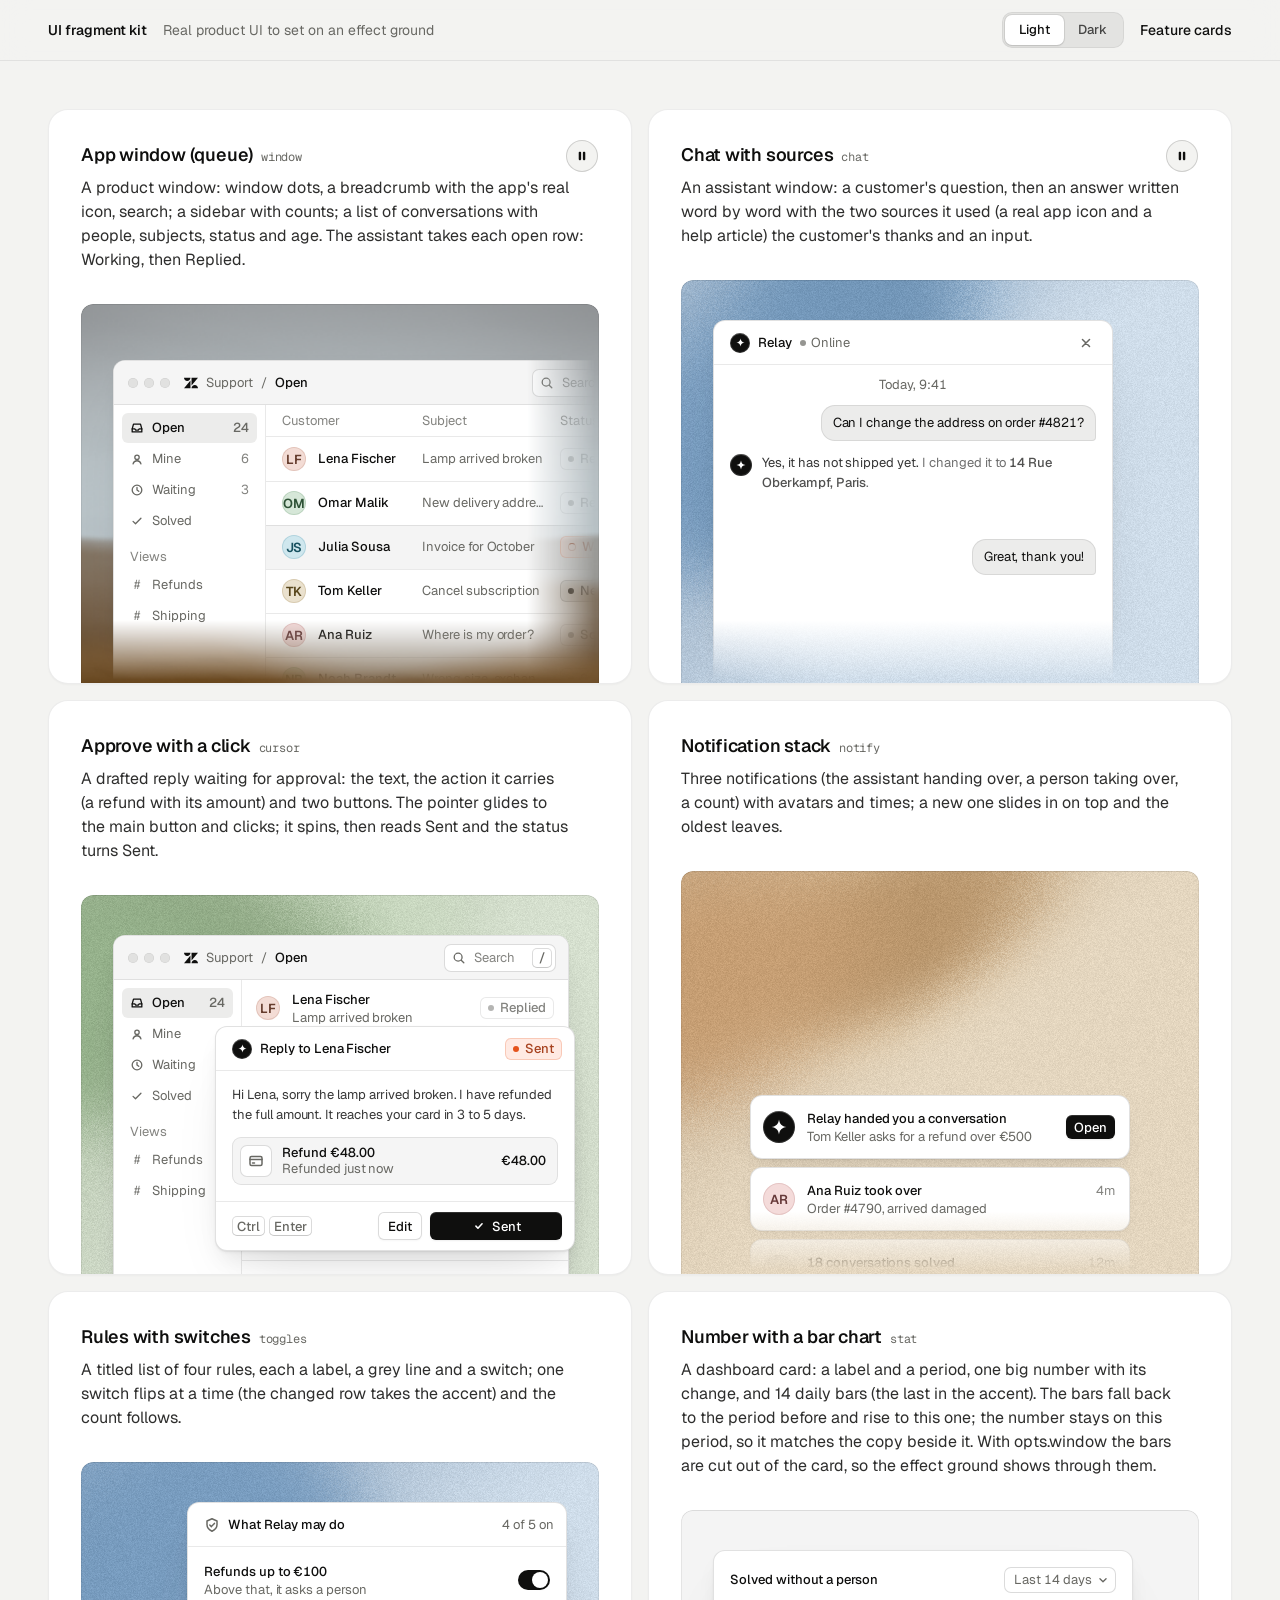
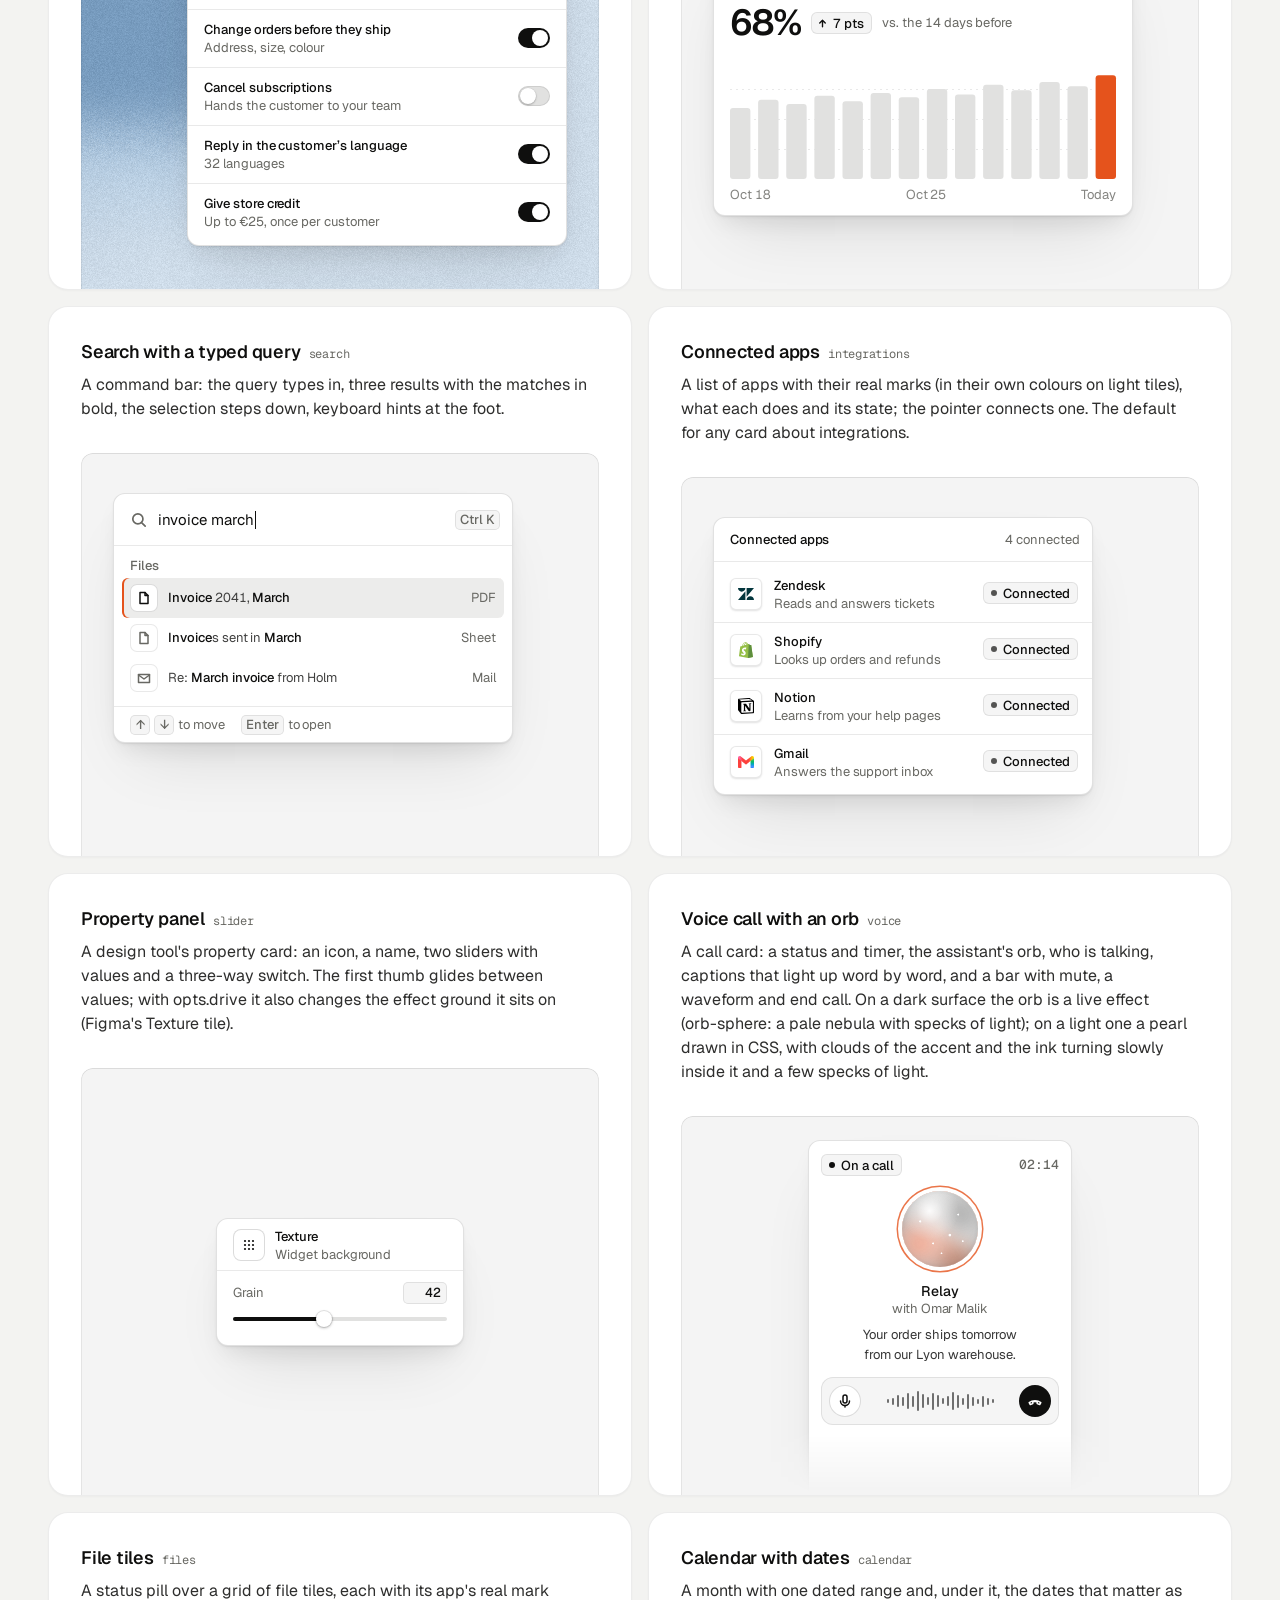
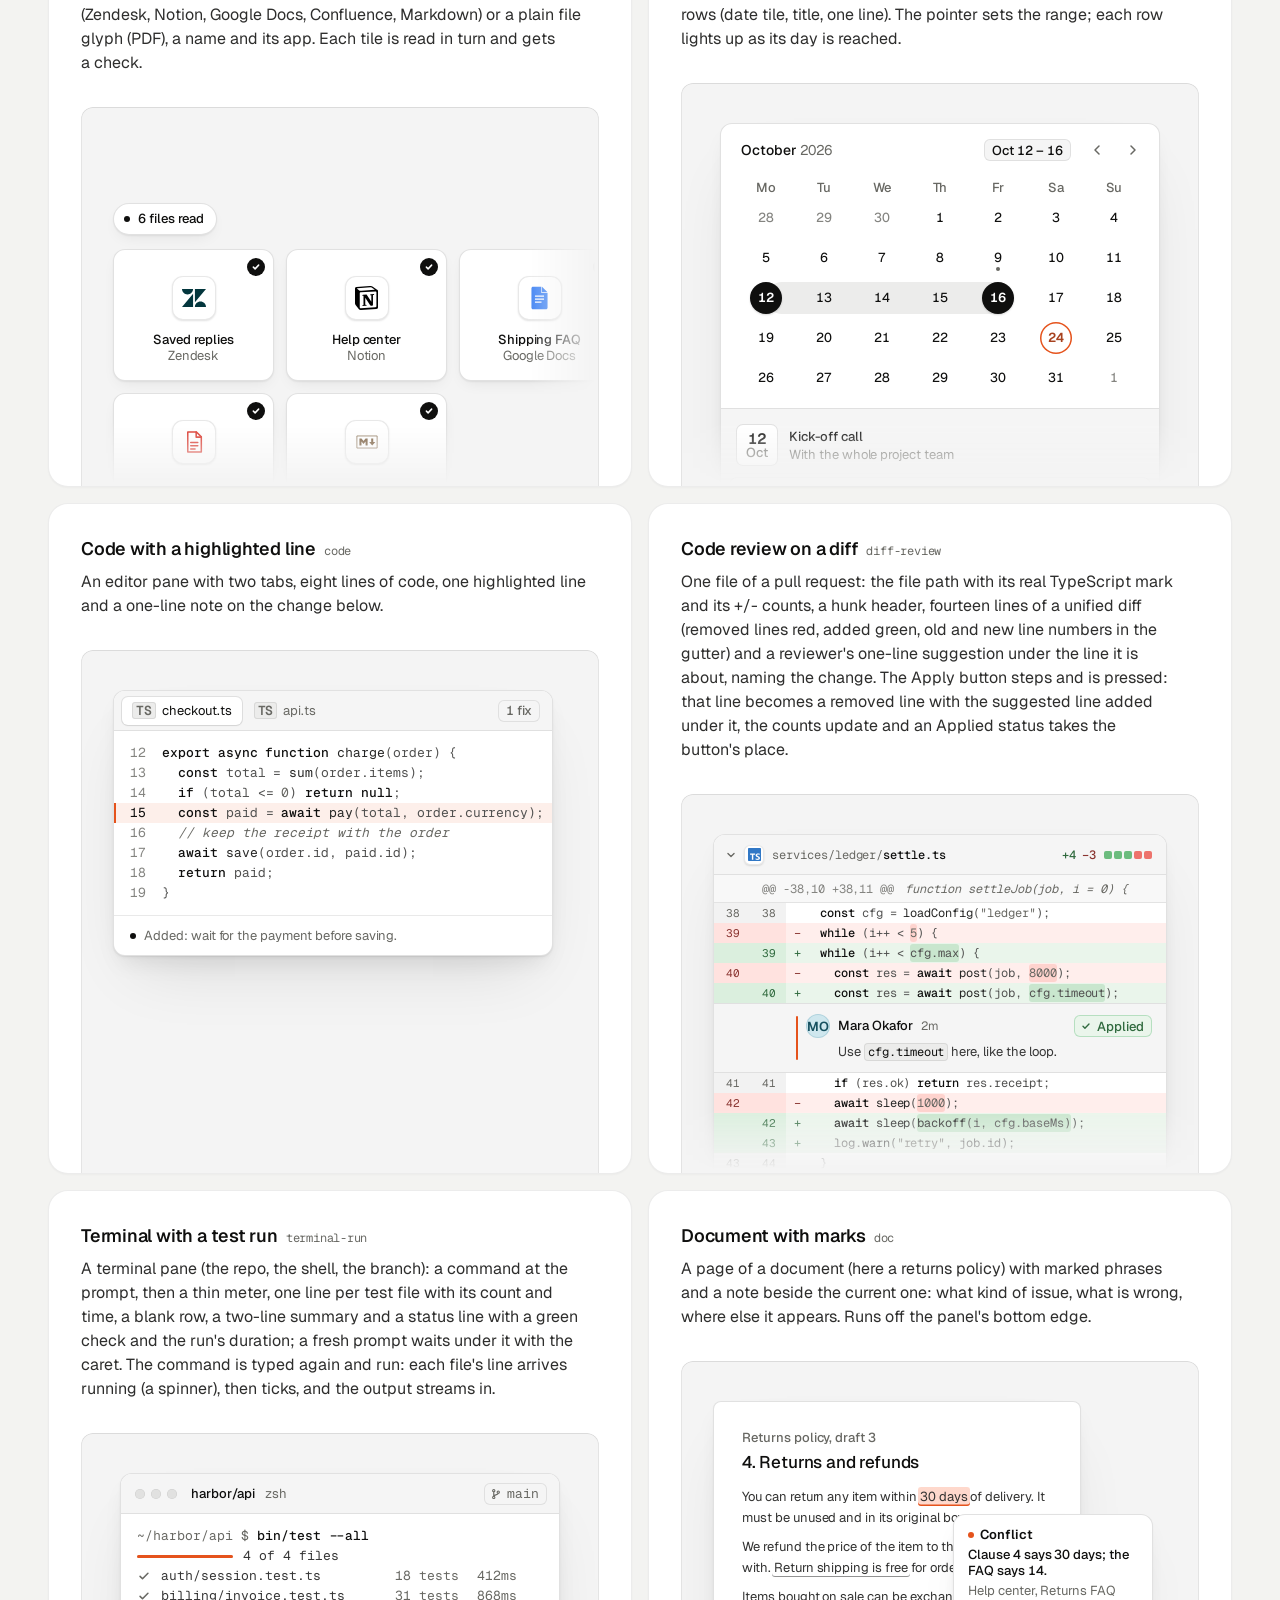
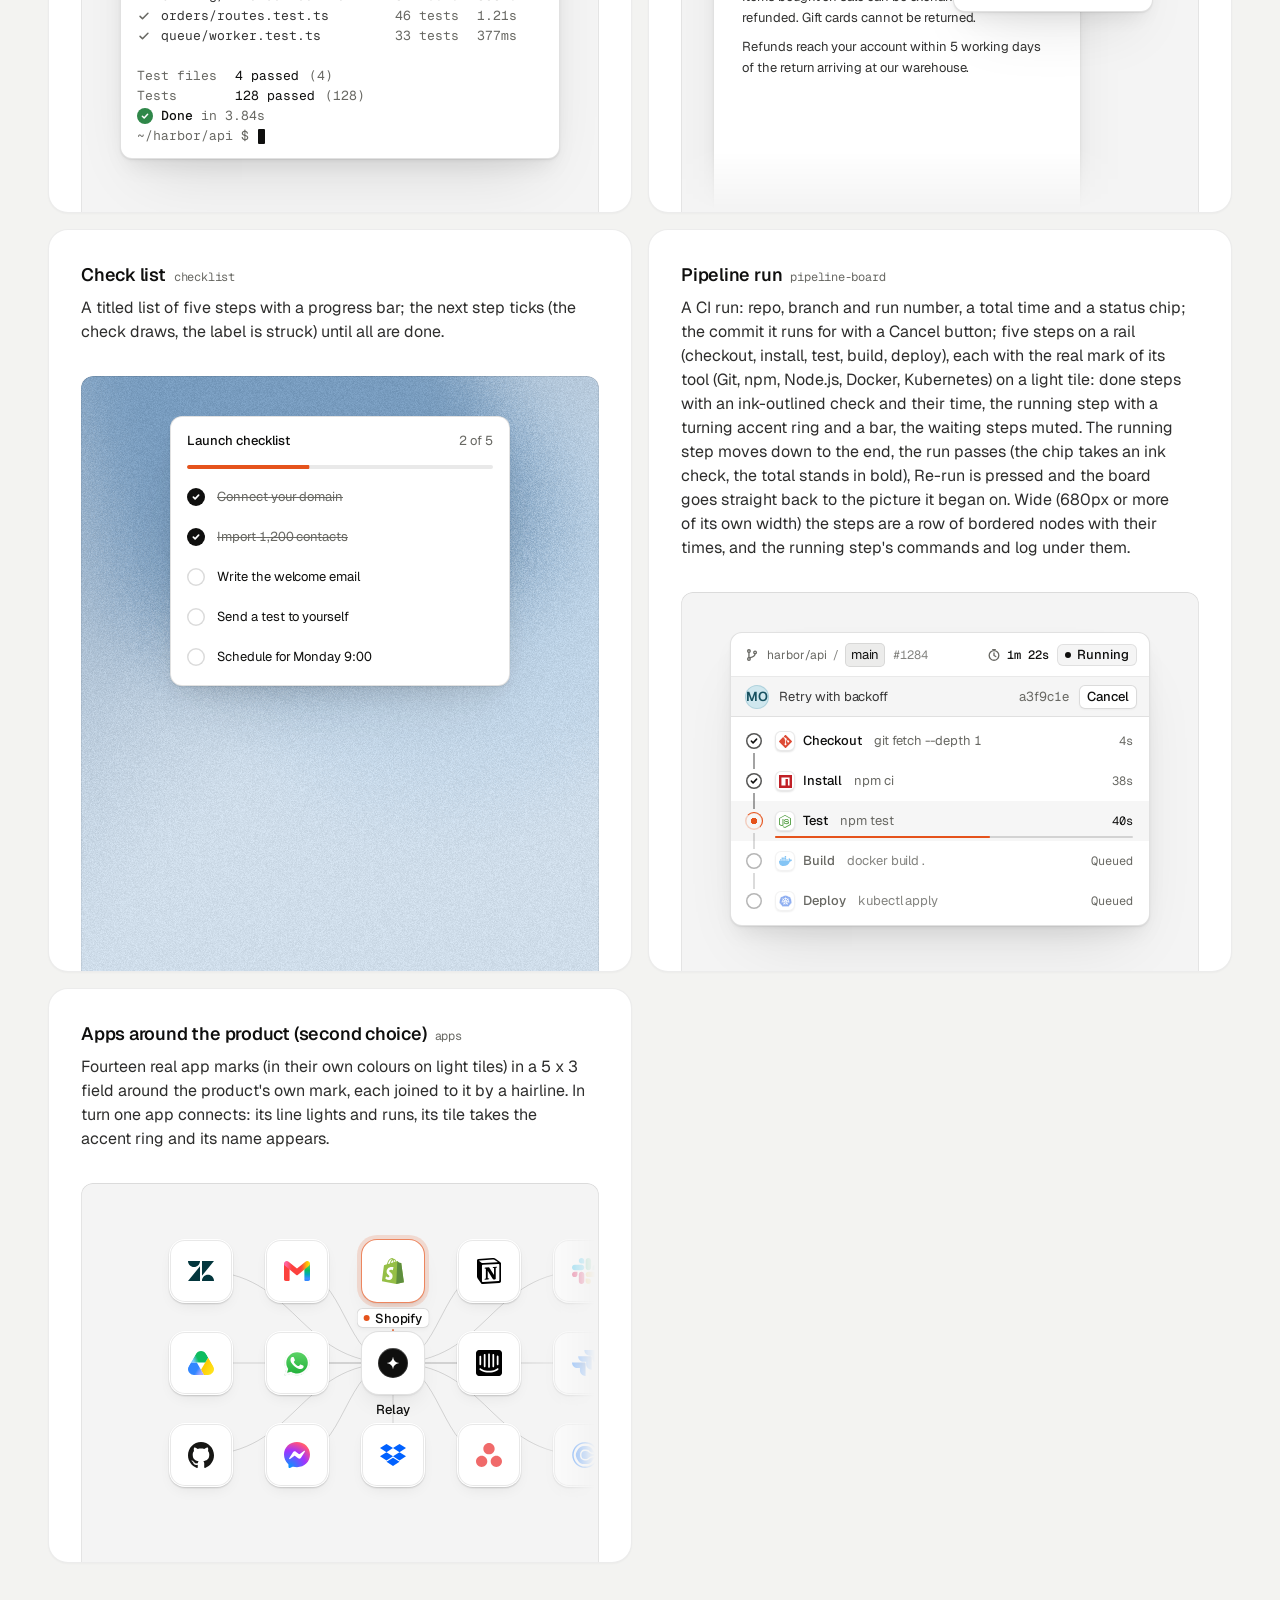
<file: assets/ui/index.html>
<!doctype html>
<html lang="en" data-theme="light">
<head>
<script>window.__tpGlMax = 16;   /* a gallery shows many live effects at once; a page of a site keeps the default 4 (fx.js) */</script>
<meta charset="utf-8">
<meta name="viewport" content="width=device-width, initial-scale=1">
<title>UI fragment kit</title>
<meta name="description" content="Nineteen pieces of real product UI from the taste-skill kit, each on an effect ground in a feature card.">
<link rel="preconnect" href="https://fonts.googleapis.com">
<link rel="preconnect" href="https://fonts.gstatic.com" crossorigin>
<link href="https://fonts.googleapis.com/css2?family=Geist:wght@300..700&family=Geist+Mono:wght@400;500&display=swap" rel="stylesheet">
<link rel="stylesheet" href="base.css">
<link rel="stylesheet" href="cards.css">
<style>
  :root { --font-text: "Geist", system-ui, sans-serif; --font-display: "Geist", system-ui, sans-serif; --font-mono: "Geist Mono", ui-monospace, monospace; }
  [data-theme="light"] { --bg: #f3f3f1; --card: #ffffff; --ink: #0f0f0e; --muted: #686863; --accent: #e5531c; --accent-ink: #ffffff; --g-bg: #e9e8e4; --g-surface: #f6f5f2; --frag: #ffffff; --warm: #c9a679; }
  [data-theme="dark"] { --bg: #070708; --card: #151517; --ink: #f2f2ef; --muted: #8f9094; --accent: #ff7a3c; --accent-ink: #120c08; --g-bg: #0e0e10; --g-surface: #1b1c1f; --frag: #1c1d20; --warm: #9c9689; }
  * { box-sizing: border-box; }
  html, body { margin: 0; }
  body { font-family: var(--font-text); background: var(--bg); color: var(--ink); -webkit-font-smoothing: antialiased; }
  .panel { --fx-bg: var(--g-bg); --fx-surface: var(--g-surface); --fx-ink: var(--ink); --fx-muted: var(--muted); --fx-accent: var(--hue, var(--warm)); --fx-accent-ink: var(--accent-ink); --calm: var(--g-bg); --p-h: 380px; }
  .top { position: sticky; top: 0; z-index: 20; background: color-mix(in oklab, var(--bg) 86%, transparent); backdrop-filter: blur(14px); -webkit-backdrop-filter: blur(14px); border-bottom: 1px solid color-mix(in oklab, var(--ink) 8%, transparent); }
  .top__in { max-width: 1232px; margin: 0 auto; padding: 0 24px; height: 60px; display: flex; align-items: center; gap: 16px; font-size: 14px; line-height: 20px; }
  .top__in strong { font-weight: 560; }
  .top__in > span { color: var(--muted); }
  .sp { flex: 1; }
  .seg { display: inline-flex; padding: 3px; border-radius: 10px; background: color-mix(in oklab, var(--ink) 6%, var(--bg)); box-shadow: inset 0 0 0 1px color-mix(in oklab, var(--ink) 6%, transparent); }
  .seg button { font: inherit; font-size: 13px; font-weight: 500; border: 0; background: none; color: color-mix(in oklab, var(--ink) 72%, var(--bg)); height: 30px; padding: 0 14px; border-radius: 7px; cursor: pointer; }
  .seg button[aria-pressed="true"] { background: var(--card); color: var(--ink); box-shadow: 0 0 0 1px color-mix(in oklab, var(--ink) 8%, transparent), 0 1px 2px rgb(0 0 0 / .1); }
  .top__in a { color: var(--ink); text-decoration: none; font-weight: 500; }
  main { max-width: 1232px; margin: 0 auto; padding: 48px 24px 96px; }
  .grid { display: grid; grid-template-columns: repeat(2, minmax(0, 1fr)); gap: 16px; }
  .card > h3 code { font: 400 12px/16px var(--font-mono); color: var(--muted); margin-left: 8px; }
  @media (max-width: 860px) { .grid { grid-template-columns: minmax(0, 1fr); } }
  @media (max-width: 600px) { main { padding: 24px 16px 64px; } .top__in { padding: 0 16px; } .top__in > span { display: none; } .panel { --p-h: 340px; } }
</style>
</head>
<body>
<header class="top">
  <div class="top__in">
    <strong>UI fragment kit</strong><span>Real product UI to set on an effect ground</span>
    <span class="sp"></span>
    <div class="seg" role="group" aria-label="Theme"><button type="button" data-mode="light" aria-pressed="true">Light</button><button type="button" data-mode="dark" aria-pressed="false">Dark</button></div>
    <a href="cards.html">Feature cards</a>
  </div>
</header>
<main><div class="grid" id="grid"></div></main>

<script type="module">
  import fx from '../effects/fx.js';
  import ui from './ui.js';
  const index = await fetch('index.json').then(r => r.json());
  // where each one sits, as its meta.json says: anchored at a corner or rising from the bottom and cut by
  // the panel's edge, or whole with 24px or more of ground round it; a fade only where an edge cuts it.
  // Only the compact slider sits in the calm middle (Figma's Texture tile); the cursor dialog is shown
  // where it belongs, over the lower-right edge of a window. [class, fade, style, opts]
  const PLACE = {
    window: ['at-corner', 'stage--fade-br', '--ay:56px'],
    chat: ['at-rise to-edge', 'stage--fade-b'],
    cursor: ['at-over', '', '--bx:24px;--by:24px'],
    notify: ['at-rise fit', 'stage--fade-b', '--ay:calc(100% - 180px);--ay-sm:calc(100% - 180px);--fit-max:380px'],
    toggles: ['at-right', ''],
    stat: ['at-corner', ''],
    search: ['at-corner', ''],
    integrations: ['at-corner', ''],
    slider: ['at-center', '', '', '{"compact":true,"drive":{"param":"grain","min":0.15,"max":0.95}}'],
    voice: ['at-rise to-edge fit', 'stage--fade-b', '--ax:max(24px, 50% - 132px);--ay:24px;--fit-max:264px'],
    files: ['at-corner wide', 'stage--fade-br', '--w:680px;--ay:96px'],
    calendar: ['at-rise fit', 'stage--fade-b', '--fit-max:440px'],
    code: ['at-corner', ''],
    'diff-review': ['at-corner fit', 'stage--fade-b', '--fit-max:480px'],
    'terminal-run': ['at-rise fit', '', '--fit-max:440px'],
    'pipeline-board': ['at-rise fit', '', '--fit-max:420px'],
    doc: ['at-corner to-edge', 'stage--fade-b'],
    checklist: ['at-rise fit', '', '--fit-max:340px'],
    apps: ['at-corner wide', 'stage--fade-br', '--w:560px;--ay:48px'],
  };
  // grounds behind UI are soft lit fields (never a line or dot pattern), on both themes: the bright
  // picture behind dark UI on the dark page, a clear step darker than white UI on the light page
  // the painting stays abstract (a mist over warm sand, level, fully soft) and shows once on the page
  const PAINT = ['painterly-landscape', { blur: 1, brush: 0.35, slope: 0, hillY: 0.3, horizon: 0.62, calm: 0.2, calmX: 0.6, calmY: 0.8, drift: 0, side: 1 }, '{"bg":"#a3b0b6","accent":"#c49a6c"}'];
  const GRAIN = ['grain-gradient', { speed: 0, grainMotion: 0, calm: 0.2, calmX: 0.5, calmY: 0.6, tint: 0.6, contrast: 0.6 }, '{"bg":"#d9ccb7","surface":"#e9e0d2","ink":"#2a2622","muted":"#6f675c","accent":"#a8794a"}'];
  const SKY = [GRAIN[0], GRAIN[1], '{"bg":"#c6d3df","surface":"#d6e0e9","ink":"#25303a","muted":"#5d6873","accent":"#3f6a92"}'];
  const SAGE = [GRAIN[0], GRAIN[1], '{"bg":"#cdd6c6","surface":"#dce3d6","ink":"#262d24","muted":"#5f6a5a","accent":"#6c8e63"}'];
  const GROUND = (m, i) => (m.name === 'slider' ? GRAIN : i === 0 ? PAINT : [GRAIN, SKY, SAGE][i % 3]);
  const q = new URLSearchParams(location.search);
  const grid = document.getElementById('grid');
  grid.innerHTML = index.fragments.map((m, i) => {
    const [at, fade, extra = '', opts = ''] = PLACE[m.name] || ['at-corner', 'stage--fade-br'];
    const [id, params, pal] = GROUND(m, i);
    const w = at === 'at-center' ? '' : ` style="--ax:32px;--ay:40px;${extra}"`;
    const o = opts ? ` data-ui-opts='${opts}'` : '';
    // the cursor is a dialog over a window's edge: the window under it holds still
    const under = m.name === 'cursor' ? `<div class="at-corner" style="--ax:32px;--ay:40px" data-ui-load="window" data-ui-opts='{"compact":true}' data-ui-still></div>` : '';
    return `<article class="card card--row"><h3>${m.title}<code>${m.name}</code></h3><p>${m.shows}</p>
      <div class="panel" data-fx="${id}" data-fx-seed="${(i + 1) * 17}" data-fx-params='${JSON.stringify(params)}' data-fx-palette='${pal}' style="--calm-k:0%">
        <div class="stage ${fade}">${under}<div class="${at}"${w}${o} data-ui-load="${m.name}"></div></div></div></article>`;
  }).join('');
  function setMode(mode) {
    document.documentElement.dataset.theme = mode;
    document.querySelectorAll('.seg button').forEach(b => b.setAttribute('aria-pressed', String(b.dataset.mode === mode)));
  }
  setMode(q.get('mode') === 'dark' ? 'dark' : 'light');
  if (q.has('t')) fx.setClock(+q.get('t'));
  // each ground is drawn once near the screen and kept as a picture (its WebGL context freed), so nineteen
  // panels need one or two contexts, not nineteen
  await Promise.all([ui.loadAll(grid), ui.grounds(grid, fx)]);
  document.documentElement.dataset.ready = '1';
  document.querySelectorAll('.seg button').forEach(b => b.addEventListener('click', async () => {
    setMode(b.dataset.mode);
    for (const el of grid.querySelectorAll('[data-ui]')) el.__ui?.repaint?.();
    await ui.grounds(grid, fx);
  }));
</script>
</body>
</html>
</file>
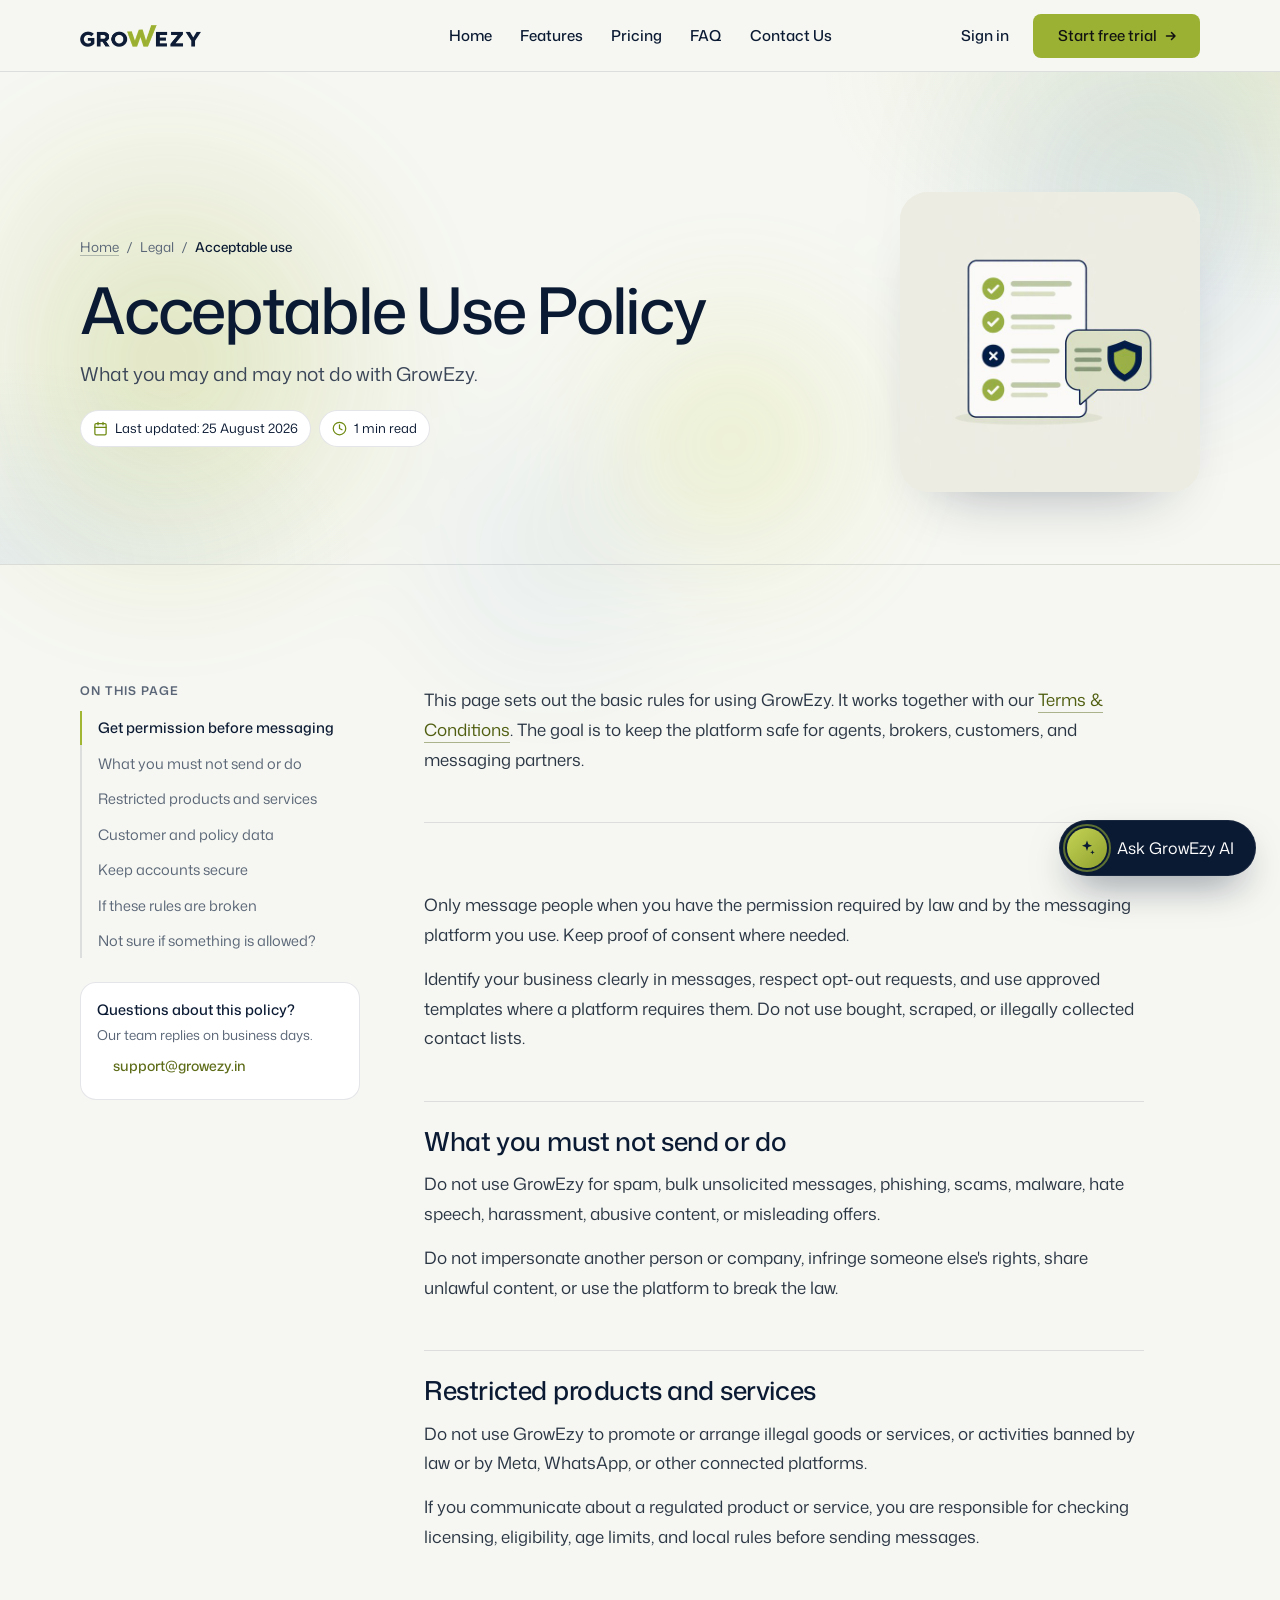
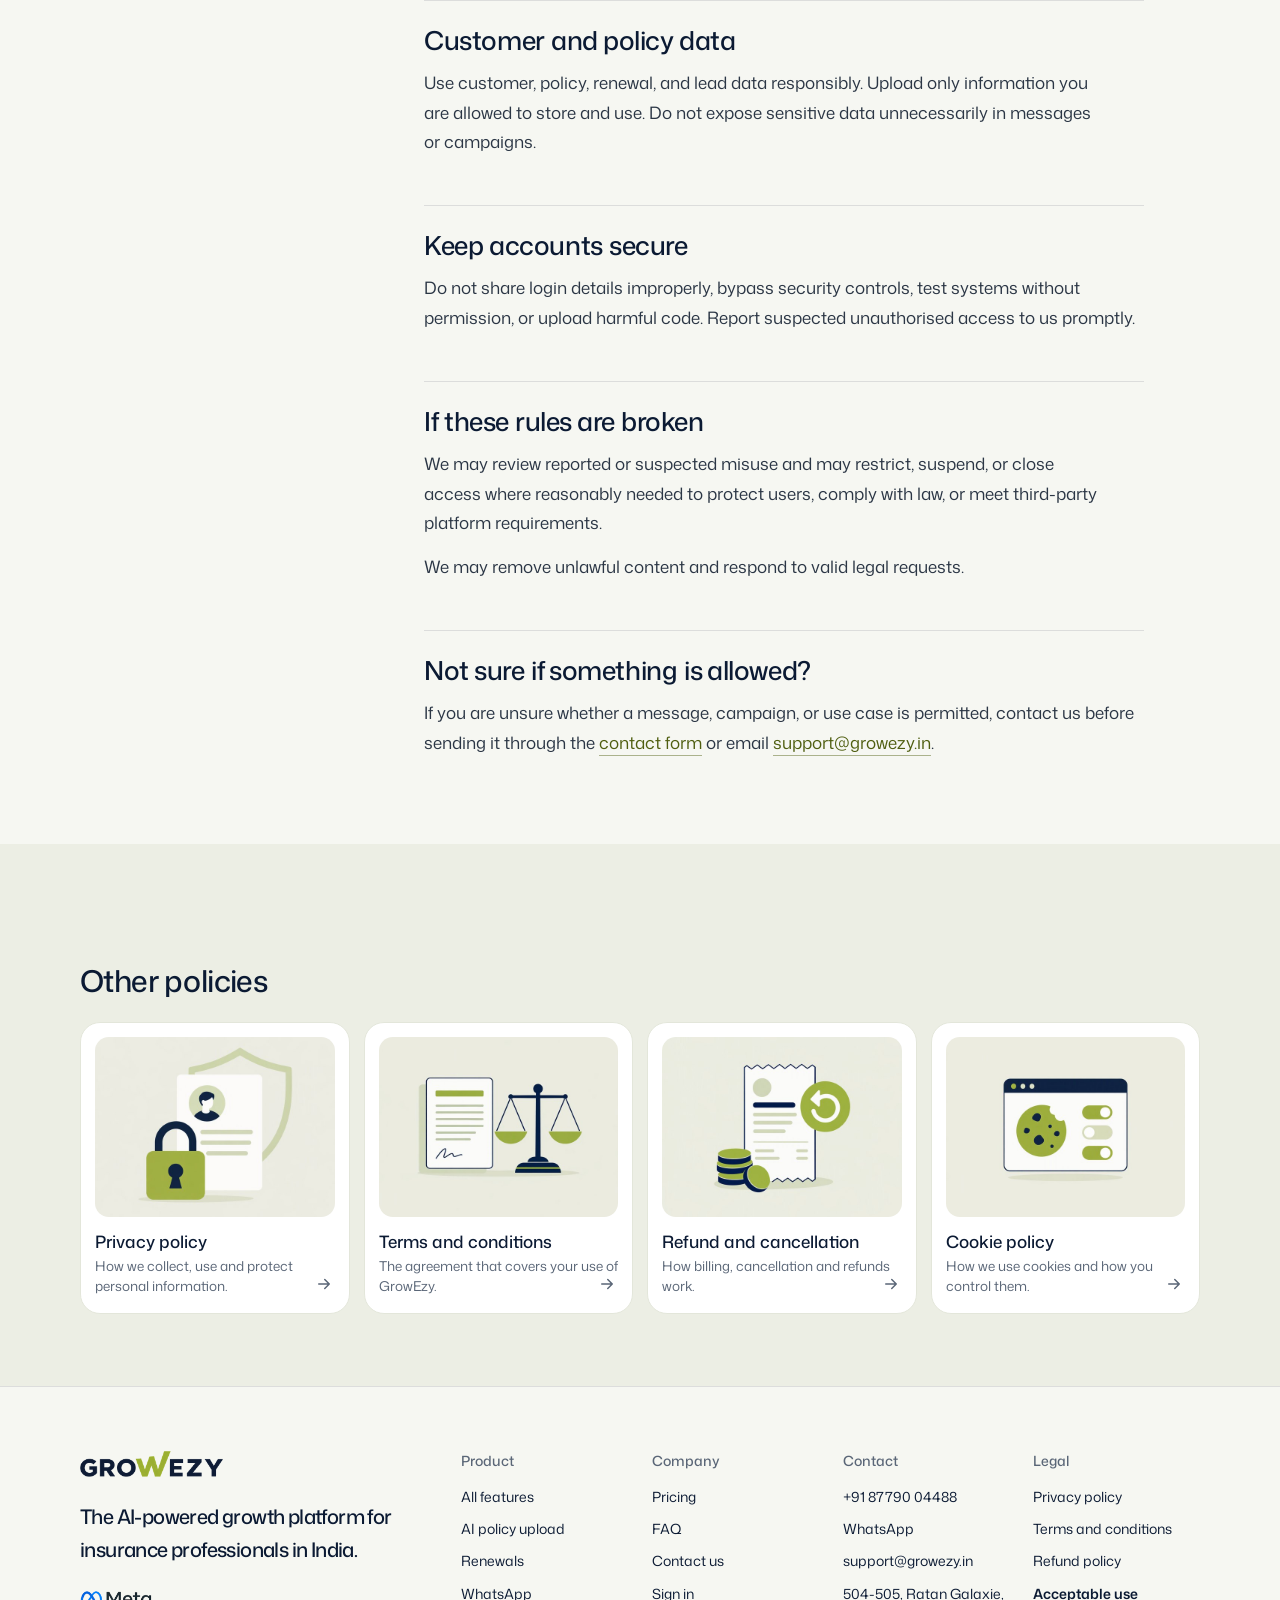
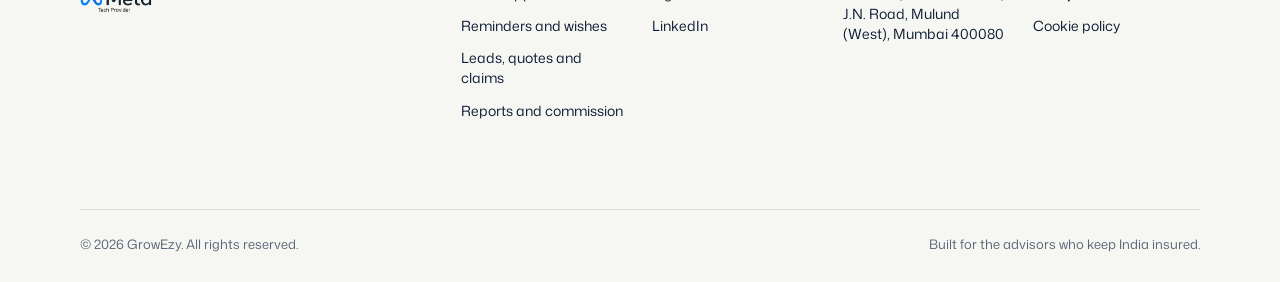
<file: legal/acceptable-use-policy.html>
<!doctype html>
<html lang="en" data-type="software" data-radius="soft" data-ground="sage" data-buttons="arrow" data-motion>
<head>
<meta charset="utf-8">
<meta name="viewport" content="width=device-width, initial-scale=1, viewport-fit=cover">
<title>Acceptable use · GrowEzy</title>
<meta name="description" content="Acceptable use for GrowEzy, the AI growth platform for insurance advisors in India. What you may and may not do with GrowEzy.">
<meta property="og:type" content="website">
<meta property="og:title" content="Acceptable use · GrowEzy">
<meta property="og:description" content="Acceptable use for GrowEzy, the AI growth platform for insurance advisors in India. What you may and may not do with GrowEzy.">
<meta property="og:image" content="share.jpg">
<meta name="twitter:card" content="summary_large_image">
<link rel="icon" href="../images/favicon-32.png" type="image/png" sizes="32x32">
<link rel="apple-touch-icon" href="../images/favicon-192.png">
<meta name="theme-color" content="#f6f7f2">
<meta name="site-kind" content="software">
<meta name="page-type" content="software">
<link rel="preconnect" href="https://fonts.googleapis.com">
<link rel="preconnect" href="https://fonts.gstatic.com" crossorigin>
<link href="https://fonts.googleapis.com/css2?family=Mona+Sans:wdth,wght@75..125,400..600&family=Geist+Mono:wght@400..500&display=swap" rel="stylesheet">
<link href="https://fonts.googleapis.com/css2?family=Hind:wght@400;500&text=%E2%82%B9&display=swap" rel="stylesheet">
<link rel="stylesheet" href="../assets/system.css">
<link rel="stylesheet" href="../assets/motion/motion.css">
<link rel="stylesheet" href="../assets/backgrounds/backgrounds.css">
<link rel="stylesheet" href="../assets/layout/layout.css">
<link rel="stylesheet" href="../assets/icons/icon.css">
<style>
:root {
  --p-bg: #f6f7f2; --p-surface: #eceee4; --p-ink: #0b1a33; --p-muted: #5a6677;
  --p-accent: #9ab133; --p-accent-ink: #111111; --p-action: #9ab133; --p-action-ink: #111111;
  --p-inv-bg: #0b1a33; --p-inv-surface: #18273f; --p-inv-ink: #f6f7f2; --p-inv-muted: #939ca5;
  --p-inv-accent: #9ab133; --p-inv-accent-ink: #111111; --p-inv-action: #9ab133; --p-inv-action-ink: #111111;
  --font-display: "Mona Sans", "Hind", system-ui, sans-serif;
  --font-text: "Mona Sans", "Hind", system-ui, sans-serif;
  --font-mono: "Geist Mono", ui-monospace, "SFMono-Regular", Menlo, Consolas, monospace;
  --display-weight: 500;
  --display-tracking: -0.03em;
  --display-tracking-xl: -0.04em;
  --display-stretch: 104%;
  --ly-scale: 0.96;
}
</style>
<link href="https://fonts.googleapis.com/css2?family=Lexend:wght@300;400;500;600&display=swap" rel="stylesheet">
<link rel="stylesheet" href="../css/premium.css?v=13">
<link rel="stylesheet" href="../css/sections.css?v=12">
<script>document.documentElement.classList.add('m-enter');setTimeout(()=>document.documentElement.classList.add('m-enter-done'),700)</script>
<script src="../assets/backgrounds/backgrounds.js"></script>
<script>document.documentElement.classList.add('mo-js');setTimeout(()=>document.documentElement.classList.add('mo-safe'),2500)</script>
<link rel="stylesheet" href="../css/pages.css?v=3">
<style>.nav__logo img { display: block; height: 22px; width: auto; } .footer .nav__logo img { height: 26px; }</style>
<link rel="stylesheet" href="../css/chatbot.css?v=2">
</head>
<body class="pg">
<header class="nav nav--centre">
  <div class="wrap nav__bar">
    <a class="skip-link" href="../index.html">Skip to content</a>
    <a class="nav__logo" href="../index.html" aria-label="GrowEzy home"><img src="../images/growezy-logo.png" alt="GrowEzy" width="480" height="87"></a>
    <nav class="nav__links" aria-label="Main">
      <div class="nav__item"><a class="nav__link" href="../index.html#top">Home</a></div>
      <div class="nav__item"><a class="nav__link" href="../index.html#platform">Features</a></div>
      <div class="nav__item"><a class="nav__link" href="../index.html#pricing">Pricing</a></div>
      <div class="nav__item"><a class="nav__link" href="../index.html#faq">FAQ</a></div>
      <div class="nav__item"><a class="nav__link" href="../index.html#contact">Contact Us</a></div>
    </nav>
    <div class="nav__actions">
      <a class="nav__link" href="https://app.growezy.in/login">Sign in</a>
      <a class="btn btn--primary" href="https://app.growezy.in/signup">Start free trial</a>
    </div>
    <button class="nav__toggle" type="button" aria-expanded="false" aria-label="Menu">
      <svg width="18" height="18" viewBox="0 0 18 18" aria-hidden="true"><path d="M2 5h14M2 13h14" stroke="currentColor" stroke-width="1.6" stroke-linecap="round"/></svg>
    </button>
  </div>
</header>
<main id="top">
  <section class="lg-hero" aria-labelledby="lg-h">
    <div class="wrap lg-hero__in">
      <div class="lg-hero__txt" data-reveal>
        <nav class="lg-crumb" aria-label="Breadcrumb"><a href="../index.html">Home</a><span>/</span><span>Legal</span><span>/</span><span aria-current="page">Acceptable use</span></nav>
        <h1 id="lg-h">Acceptable Use Policy</h1>
        <p class="lg-lede">What you may and may not do with GrowEzy.</p>
        <div class="lg-meta"><span class="lg-chip"><svg viewBox="0 0 24 24" aria-hidden="true"><rect x="3" y="4" width="18" height="18" rx="2"/><path d="M16 2v4M8 2v4M3 10h18"/></svg>Last updated: 25 August 2026</span><span class="lg-chip"><svg viewBox="0 0 24 24" aria-hidden="true"><circle cx="12" cy="12" r="10"/><path d="M12 6v6l4 2"/></svg><span data-readtime>5 min read</span></span></div>
      </div>
      <div class="lg-hero__art"><img src="../images/legal-aup.jpg" alt="" width="640" height="640"></div>
    </div>
  </section>
  <section class="lg-body">
    <div class="wrap lg-grid">
      <aside class="lg-toc" aria-label="On this page">
        <p class="lg-toc__h">On this page</p>
        <ol><li><a href="#get-permission-before-messaging">Get permission before messaging</a></li><li><a href="#what-you-must-not-send-or-do">What you must not send or do</a></li><li><a href="#restricted-products-and-services">Restricted products and services</a></li><li><a href="#customer-and-policy-data">Customer and policy data</a></li><li><a href="#keep-accounts-secure">Keep accounts secure</a></li><li><a href="#if-these-rules-are-broken">If these rules are broken</a></li><li><a href="#not-sure-if-something-is-allowed">Not sure if something is allowed?</a></li></ol>
        <div class="lg-help"><b>Questions about this policy?</b><p>Our team replies on business days.</p><a href="mailto:support@growezy.in">support@growezy.in</a></div>
      </aside>
      <article class="lg-doc" data-doc><p>This page sets out the basic rules for using GrowEzy. It works together with our <a href="terms-and-conditions.html">Terms &amp; Conditions</a>. The goal is to keep the platform safe for agents, brokers, customers, and messaging partners.</p><h2 id="get-permission-before-messaging">Get permission before messaging</h2><p>Only message people when you have the permission required by law and by the messaging platform you use. Keep proof of consent where needed.</p><p>Identify your business clearly in messages, respect opt-out requests, and use approved templates where a platform requires them. Do not use bought, scraped, or illegally collected contact lists.</p><h2 id="what-you-must-not-send-or-do">What you must not send or do</h2><p>Do not use GrowEzy for spam, bulk unsolicited messages, phishing, scams, malware, hate speech, harassment, abusive content, or misleading offers.</p><p>Do not impersonate another person or company, infringe someone else's rights, share unlawful content, or use the platform to break the law.</p><h2 id="restricted-products-and-services">Restricted products and services</h2><p>Do not use GrowEzy to promote or arrange illegal goods or services, or activities banned by law or by Meta, WhatsApp, or other connected platforms.</p><p>If you communicate about a regulated product or service, you are responsible for checking licensing, eligibility, age limits, and local rules before sending messages.</p><h2 id="customer-and-policy-data">Customer and policy data</h2><p>Use customer, policy, renewal, and lead data responsibly. Upload only information you are allowed to store and use. Do not expose sensitive data unnecessarily in messages or campaigns.</p><h2 id="keep-accounts-secure">Keep accounts secure</h2><p>Do not share login details improperly, bypass security controls, test systems without permission, or upload harmful code. Report suspected unauthorised access to us promptly.</p><h2 id="if-these-rules-are-broken">If these rules are broken</h2><p>We may review reported or suspected misuse and may restrict, suspend, or close access where reasonably needed to protect users, comply with law, or meet third-party platform requirements.</p><p>We may remove unlawful content and respond to valid legal requests.</p><h2 id="not-sure-if-something-is-allowed">Not sure if something is allowed?</h2><p>If you are unsure whether a message, campaign, or use case is permitted, contact us before sending it through the <a href="../index.html#contact">contact form</a> or email <a href="mailto:support@growezy.in">support@growezy.in</a>.</p></article>
    </div>
  </section>
  <section class="lg-more" aria-labelledby="lg-more-h">
    <div class="wrap">
      <h2 id="lg-more-h">Other policies</h2>
      <div class="lg-others"><a class="lg-other" href="privacy-policy.html"><span class="lg-other__img"><img src="../images/legal-privacy.jpg" alt="" width="640" height="640" loading="lazy"></span><span><b>Privacy policy</b><small>How we collect, use and protect personal information.</small></span><svg viewBox="0 0 24 24" aria-hidden="true"><path d="M5 12h14M13 6l6 6-6 6"/></svg></a><a class="lg-other" href="terms-and-conditions.html"><span class="lg-other__img"><img src="../images/legal-terms.jpg" alt="" width="640" height="640" loading="lazy"></span><span><b>Terms and conditions</b><small>The agreement that covers your use of GrowEzy.</small></span><svg viewBox="0 0 24 24" aria-hidden="true"><path d="M5 12h14M13 6l6 6-6 6"/></svg></a><a class="lg-other" href="refund-cancellation-policy.html"><span class="lg-other__img"><img src="../images/legal-refund.jpg" alt="" width="640" height="640" loading="lazy"></span><span><b>Refund and cancellation</b><small>How billing, cancellation and refunds work.</small></span><svg viewBox="0 0 24 24" aria-hidden="true"><path d="M5 12h14M13 6l6 6-6 6"/></svg></a><a class="lg-other" href="cookie-policy.html"><span class="lg-other__img"><img src="../images/legal-cookie.jpg" alt="" width="640" height="640" loading="lazy"></span><span><b>Cookie policy</b><small>How we use cookies and how you control them.</small></span><svg viewBox="0 0 24 24" aria-hidden="true"><path d="M5 12h14M13 6l6 6-6 6"/></svg></a></div>
    </div>
  </section>
</main>

<footer class="footer closing" id="footer" aria-label="Site footer">
  <div class="wrap">
    <div class="closing__links">
      <div class="grid">
        <div class="span-4 stack-4">
          <a class="nav__logo" href="../index.html" aria-label="GrowEzy home"><img src="../images/growezy-logo.png" alt="GrowEzy" width="480" height="87" loading="lazy"></a>
          <p class="footer__lede">The AI-powered growth platform for insurance professionals in India.</p>
          <img class="footer__meta" src="../images/meta-tech-provider.png" alt="Meta Tech Provider" width="266" height="148" loading="lazy">
        </div>
        <div class="span-2 footer__col"><h3>Product</h3><ul><li><a href="../index.html#platform">All features</a></li><li><a href="../index.html#ai">AI policy upload</a></li><li><a href="../index.html#renewals">Renewals</a></li><li><a href="../index.html#whatsapp">WhatsApp</a></li><li><a href="../index.html#campaigns">Reminders and wishes</a></li><li><a href="../index.html#pipeline">Leads, quotes and claims</a></li><li><a href="../index.html#numbers">Reports and commission</a></li></ul></div>
        <div class="span-2 footer__col"><h3>Company</h3><ul><li><a href="../index.html#pricing">Pricing</a></li><li><a href="../index.html#faq">FAQ</a></li><li><a href="../index.html#contact">Contact us</a></li><li><a href="https://app.growezy.in/login">Sign in</a></li><li><a href="https://www.linkedin.com/company/growezy/">LinkedIn</a></li></ul></div>
        <div class="span-2 footer__col"><h3>Contact</h3><ul><li><a href="tel:+918779004488">+91 87790 04488</a></li><li><a href="https://wa.me/918779004488">WhatsApp</a></li><li><a href="mailto:support@growezy.in">support@growezy.in</a></li><li>504-505, Ratan Galaxie, J.N. Road, Mulund (West), Mumbai 400080</li></ul></div>
        <div class="span-2 footer__col"><h3>Legal</h3><ul><li><a href="../legal/privacy-policy.html">Privacy policy</a></li><li><a href="../legal/terms-and-conditions.html">Terms and conditions</a></li><li><a href="../legal/refund-cancellation-policy.html">Refund policy</a></li><li><a href="../legal/acceptable-use-policy.html" aria-current="page">Acceptable use</a></li><li><a href="../legal/cookie-policy.html">Cookie policy</a></li></ul></div>
      </div>
      <div class="footer__legal">
        <span>&copy; 2026 GrowEzy. All rights reserved.</span>
        <span>Built for the advisors who keep India insured.</span>
      </div>
    </div>
  </div>
</footer>
<script type="module" src="../assets/system.js"></script>
<script type="module" src="../assets/motion/motion.js"></script>
<script src="../js/premium.js?v=13" defer></script>
<script src="../js/pages.js?v=1" defer></script>
<script src="../js/chatbot.js?v=2" defer></script>
</body>
</html>
</file>
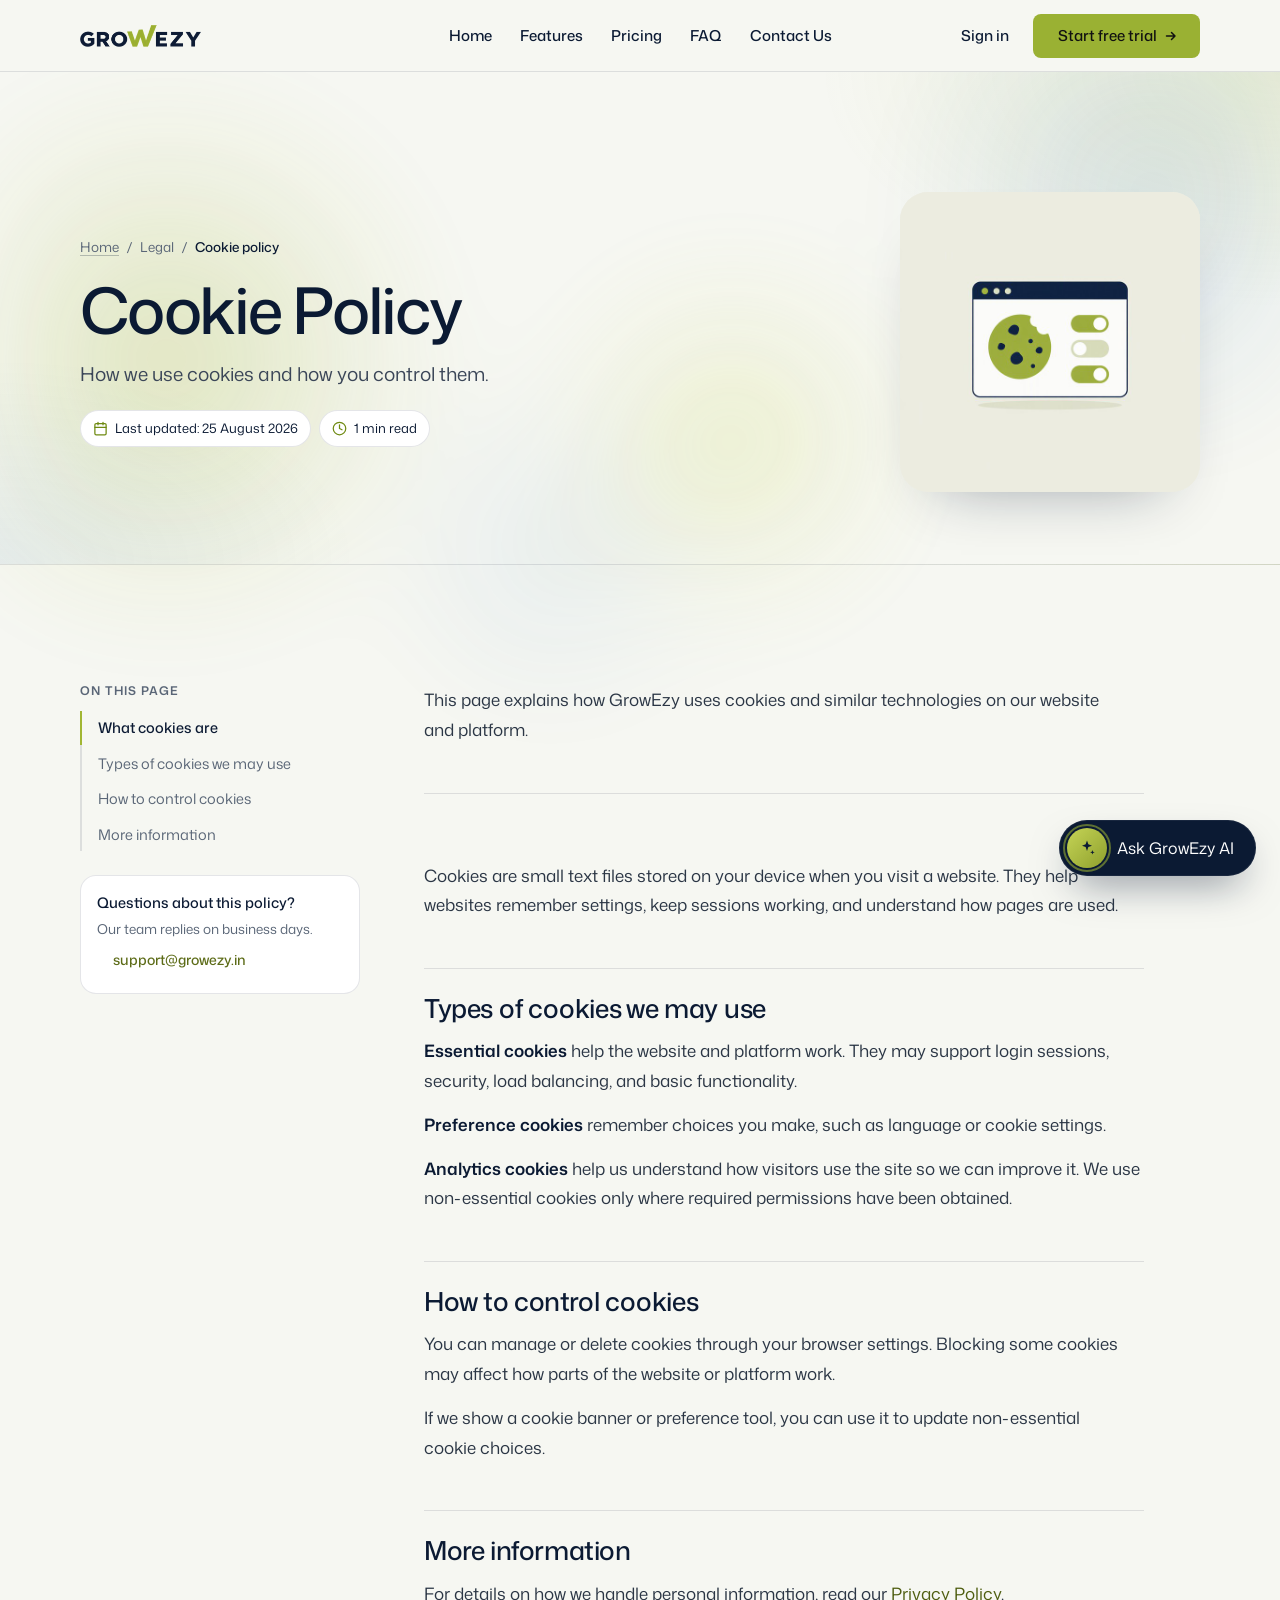
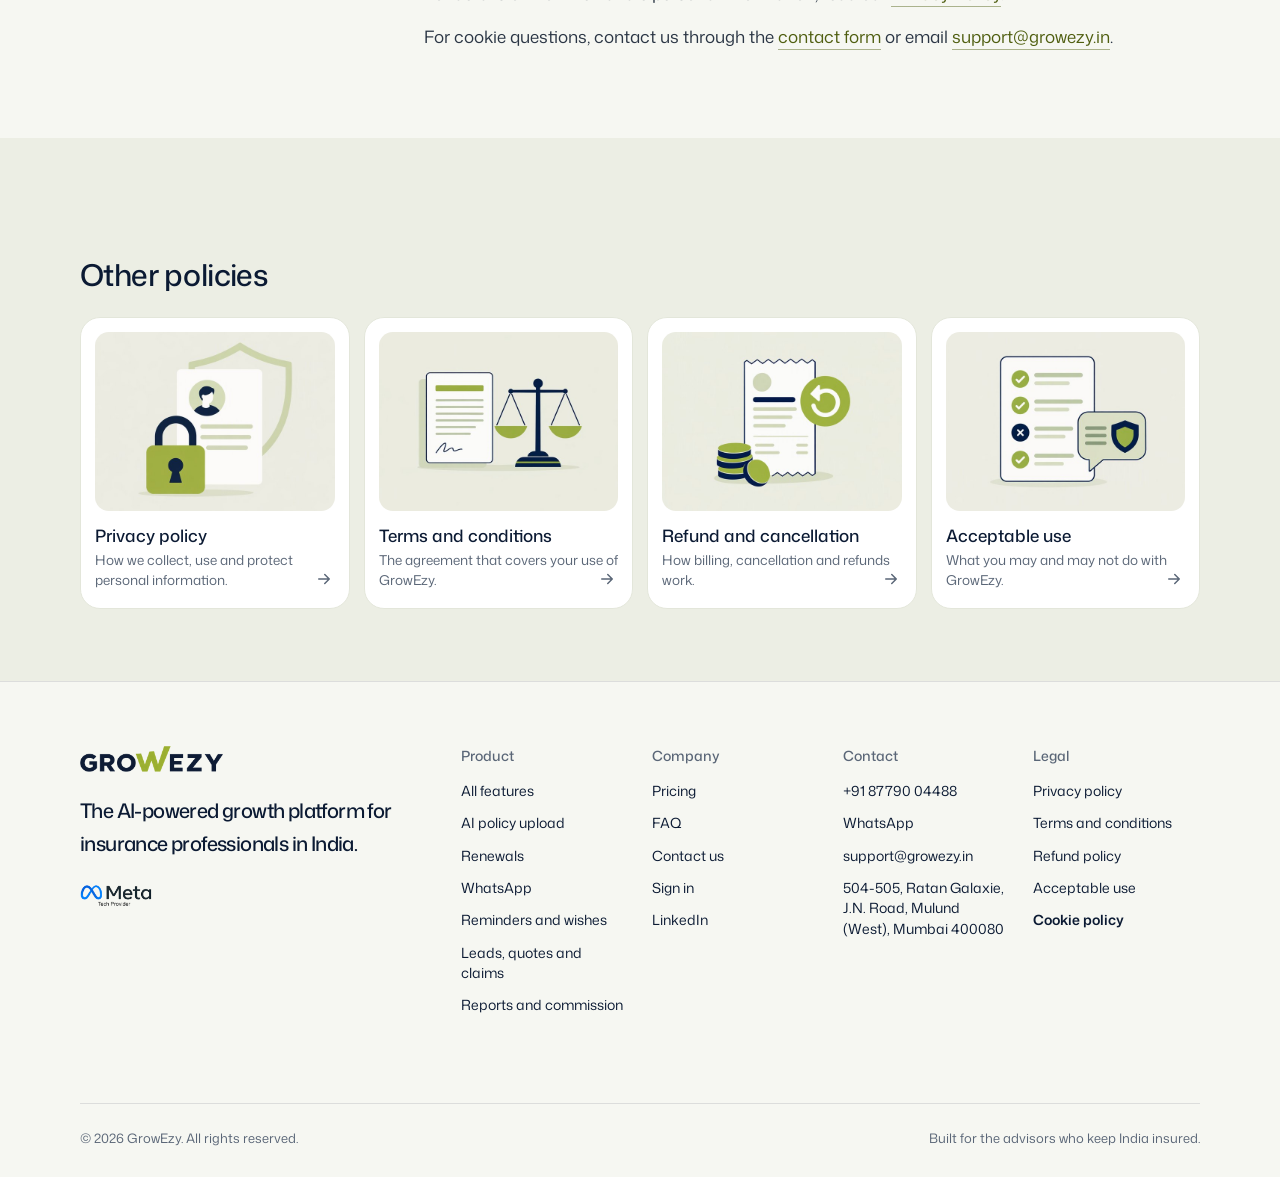
<file: legal/cookie-policy.html>
<!doctype html>
<html lang="en" data-type="software" data-radius="soft" data-ground="sage" data-buttons="arrow" data-motion>
<head>
<meta charset="utf-8">
<meta name="viewport" content="width=device-width, initial-scale=1, viewport-fit=cover">
<title>Cookie policy · GrowEzy</title>
<meta name="description" content="Cookie policy for GrowEzy, the AI growth platform for insurance advisors in India. How we use cookies and how you control them.">
<meta property="og:type" content="website">
<meta property="og:title" content="Cookie policy · GrowEzy">
<meta property="og:description" content="Cookie policy for GrowEzy, the AI growth platform for insurance advisors in India. How we use cookies and how you control them.">
<meta property="og:image" content="share.jpg">
<meta name="twitter:card" content="summary_large_image">
<link rel="icon" href="../images/favicon-32.png" type="image/png" sizes="32x32">
<link rel="apple-touch-icon" href="../images/favicon-192.png">
<meta name="theme-color" content="#f6f7f2">
<meta name="site-kind" content="software">
<meta name="page-type" content="software">
<link rel="preconnect" href="https://fonts.googleapis.com">
<link rel="preconnect" href="https://fonts.gstatic.com" crossorigin>
<link href="https://fonts.googleapis.com/css2?family=Mona+Sans:wdth,wght@75..125,400..600&family=Geist+Mono:wght@400..500&display=swap" rel="stylesheet">
<link href="https://fonts.googleapis.com/css2?family=Hind:wght@400;500&text=%E2%82%B9&display=swap" rel="stylesheet">
<link rel="stylesheet" href="../assets/system.css">
<link rel="stylesheet" href="../assets/motion/motion.css">
<link rel="stylesheet" href="../assets/backgrounds/backgrounds.css">
<link rel="stylesheet" href="../assets/layout/layout.css">
<link rel="stylesheet" href="../assets/icons/icon.css">
<style>
:root {
  --p-bg: #f6f7f2; --p-surface: #eceee4; --p-ink: #0b1a33; --p-muted: #5a6677;
  --p-accent: #9ab133; --p-accent-ink: #111111; --p-action: #9ab133; --p-action-ink: #111111;
  --p-inv-bg: #0b1a33; --p-inv-surface: #18273f; --p-inv-ink: #f6f7f2; --p-inv-muted: #939ca5;
  --p-inv-accent: #9ab133; --p-inv-accent-ink: #111111; --p-inv-action: #9ab133; --p-inv-action-ink: #111111;
  --font-display: "Mona Sans", "Hind", system-ui, sans-serif;
  --font-text: "Mona Sans", "Hind", system-ui, sans-serif;
  --font-mono: "Geist Mono", ui-monospace, "SFMono-Regular", Menlo, Consolas, monospace;
  --display-weight: 500;
  --display-tracking: -0.03em;
  --display-tracking-xl: -0.04em;
  --display-stretch: 104%;
  --ly-scale: 0.96;
}
</style>
<link href="https://fonts.googleapis.com/css2?family=Lexend:wght@300;400;500;600&display=swap" rel="stylesheet">
<link rel="stylesheet" href="../css/premium.css?v=13">
<link rel="stylesheet" href="../css/sections.css?v=12">
<script>document.documentElement.classList.add('m-enter');setTimeout(()=>document.documentElement.classList.add('m-enter-done'),700)</script>
<script src="../assets/backgrounds/backgrounds.js"></script>
<script>document.documentElement.classList.add('mo-js');setTimeout(()=>document.documentElement.classList.add('mo-safe'),2500)</script>
<link rel="stylesheet" href="../css/pages.css?v=3">
<style>.nav__logo img { display: block; height: 22px; width: auto; } .footer .nav__logo img { height: 26px; }</style>
<link rel="stylesheet" href="../css/chatbot.css?v=2">
</head>
<body class="pg">
<header class="nav nav--centre">
  <div class="wrap nav__bar">
    <a class="skip-link" href="../index.html">Skip to content</a>
    <a class="nav__logo" href="../index.html" aria-label="GrowEzy home"><img src="../images/growezy-logo.png" alt="GrowEzy" width="480" height="87"></a>
    <nav class="nav__links" aria-label="Main">
      <div class="nav__item"><a class="nav__link" href="../index.html#top">Home</a></div>
      <div class="nav__item"><a class="nav__link" href="../index.html#platform">Features</a></div>
      <div class="nav__item"><a class="nav__link" href="../index.html#pricing">Pricing</a></div>
      <div class="nav__item"><a class="nav__link" href="../index.html#faq">FAQ</a></div>
      <div class="nav__item"><a class="nav__link" href="../index.html#contact">Contact Us</a></div>
    </nav>
    <div class="nav__actions">
      <a class="nav__link" href="https://app.growezy.in/login">Sign in</a>
      <a class="btn btn--primary" href="https://app.growezy.in/signup">Start free trial</a>
    </div>
    <button class="nav__toggle" type="button" aria-expanded="false" aria-label="Menu">
      <svg width="18" height="18" viewBox="0 0 18 18" aria-hidden="true"><path d="M2 5h14M2 13h14" stroke="currentColor" stroke-width="1.6" stroke-linecap="round"/></svg>
    </button>
  </div>
</header>
<main id="top">
  <section class="lg-hero" aria-labelledby="lg-h">
    <div class="wrap lg-hero__in">
      <div class="lg-hero__txt" data-reveal>
        <nav class="lg-crumb" aria-label="Breadcrumb"><a href="../index.html">Home</a><span>/</span><span>Legal</span><span>/</span><span aria-current="page">Cookie policy</span></nav>
        <h1 id="lg-h">Cookie Policy</h1>
        <p class="lg-lede">How we use cookies and how you control them.</p>
        <div class="lg-meta"><span class="lg-chip"><svg viewBox="0 0 24 24" aria-hidden="true"><rect x="3" y="4" width="18" height="18" rx="2"/><path d="M16 2v4M8 2v4M3 10h18"/></svg>Last updated: 25 August 2026</span><span class="lg-chip"><svg viewBox="0 0 24 24" aria-hidden="true"><circle cx="12" cy="12" r="10"/><path d="M12 6v6l4 2"/></svg><span data-readtime>5 min read</span></span></div>
      </div>
      <div class="lg-hero__art"><img src="../images/legal-cookie.jpg" alt="" width="640" height="640"></div>
    </div>
  </section>
  <section class="lg-body">
    <div class="wrap lg-grid">
      <aside class="lg-toc" aria-label="On this page">
        <p class="lg-toc__h">On this page</p>
        <ol><li><a href="#what-cookies-are">What cookies are</a></li><li><a href="#types-of-cookies-we-may-use">Types of cookies we may use</a></li><li><a href="#how-to-control-cookies">How to control cookies</a></li><li><a href="#more-information">More information</a></li></ol>
        <div class="lg-help"><b>Questions about this policy?</b><p>Our team replies on business days.</p><a href="mailto:support@growezy.in">support@growezy.in</a></div>
      </aside>
      <article class="lg-doc" data-doc><p>This page explains how GrowEzy uses cookies and similar technologies on our website and platform.</p><h2 id="what-cookies-are">What cookies are</h2><p>Cookies are small text files stored on your device when you visit a website. They help websites remember settings, keep sessions working, and understand how pages are used.</p><h2 id="types-of-cookies-we-may-use">Types of cookies we may use</h2><p><strong>Essential cookies</strong> help the website and platform work. They may support login sessions, security, load balancing, and basic functionality.</p><p><strong>Preference cookies</strong> remember choices you make, such as language or cookie settings.</p><p><strong>Analytics cookies</strong> help us understand how visitors use the site so we can improve it. We use non-essential cookies only where required permissions have been obtained.</p><h2 id="how-to-control-cookies">How to control cookies</h2><p>You can manage or delete cookies through your browser settings. Blocking some cookies may affect how parts of the website or platform work.</p><p>If we show a cookie banner or preference tool, you can use it to update non-essential cookie choices.</p><h2 id="more-information">More information</h2><p>For details on how we handle personal information, read our <a href="privacy-policy.html">Privacy Policy</a>.</p><p>For cookie questions, contact us through the <a href="../index.html#contact">contact form</a> or email <a href="mailto:support@growezy.in">support@growezy.in</a>.</p></article>
    </div>
  </section>
  <section class="lg-more" aria-labelledby="lg-more-h">
    <div class="wrap">
      <h2 id="lg-more-h">Other policies</h2>
      <div class="lg-others"><a class="lg-other" href="privacy-policy.html"><span class="lg-other__img"><img src="../images/legal-privacy.jpg" alt="" width="640" height="640" loading="lazy"></span><span><b>Privacy policy</b><small>How we collect, use and protect personal information.</small></span><svg viewBox="0 0 24 24" aria-hidden="true"><path d="M5 12h14M13 6l6 6-6 6"/></svg></a><a class="lg-other" href="terms-and-conditions.html"><span class="lg-other__img"><img src="../images/legal-terms.jpg" alt="" width="640" height="640" loading="lazy"></span><span><b>Terms and conditions</b><small>The agreement that covers your use of GrowEzy.</small></span><svg viewBox="0 0 24 24" aria-hidden="true"><path d="M5 12h14M13 6l6 6-6 6"/></svg></a><a class="lg-other" href="refund-cancellation-policy.html"><span class="lg-other__img"><img src="../images/legal-refund.jpg" alt="" width="640" height="640" loading="lazy"></span><span><b>Refund and cancellation</b><small>How billing, cancellation and refunds work.</small></span><svg viewBox="0 0 24 24" aria-hidden="true"><path d="M5 12h14M13 6l6 6-6 6"/></svg></a><a class="lg-other" href="acceptable-use-policy.html"><span class="lg-other__img"><img src="../images/legal-aup.jpg" alt="" width="640" height="640" loading="lazy"></span><span><b>Acceptable use</b><small>What you may and may not do with GrowEzy.</small></span><svg viewBox="0 0 24 24" aria-hidden="true"><path d="M5 12h14M13 6l6 6-6 6"/></svg></a></div>
    </div>
  </section>
</main>

<footer class="footer closing" id="footer" aria-label="Site footer">
  <div class="wrap">
    <div class="closing__links">
      <div class="grid">
        <div class="span-4 stack-4">
          <a class="nav__logo" href="../index.html" aria-label="GrowEzy home"><img src="../images/growezy-logo.png" alt="GrowEzy" width="480" height="87" loading="lazy"></a>
          <p class="footer__lede">The AI-powered growth platform for insurance professionals in India.</p>
          <img class="footer__meta" src="../images/meta-tech-provider.png" alt="Meta Tech Provider" width="266" height="148" loading="lazy">
        </div>
        <div class="span-2 footer__col"><h3>Product</h3><ul><li><a href="../index.html#platform">All features</a></li><li><a href="../index.html#ai">AI policy upload</a></li><li><a href="../index.html#renewals">Renewals</a></li><li><a href="../index.html#whatsapp">WhatsApp</a></li><li><a href="../index.html#campaigns">Reminders and wishes</a></li><li><a href="../index.html#pipeline">Leads, quotes and claims</a></li><li><a href="../index.html#numbers">Reports and commission</a></li></ul></div>
        <div class="span-2 footer__col"><h3>Company</h3><ul><li><a href="../index.html#pricing">Pricing</a></li><li><a href="../index.html#faq">FAQ</a></li><li><a href="../index.html#contact">Contact us</a></li><li><a href="https://app.growezy.in/login">Sign in</a></li><li><a href="https://www.linkedin.com/company/growezy/">LinkedIn</a></li></ul></div>
        <div class="span-2 footer__col"><h3>Contact</h3><ul><li><a href="tel:+918779004488">+91 87790 04488</a></li><li><a href="https://wa.me/918779004488">WhatsApp</a></li><li><a href="mailto:support@growezy.in">support@growezy.in</a></li><li>504-505, Ratan Galaxie, J.N. Road, Mulund (West), Mumbai 400080</li></ul></div>
        <div class="span-2 footer__col"><h3>Legal</h3><ul><li><a href="../legal/privacy-policy.html">Privacy policy</a></li><li><a href="../legal/terms-and-conditions.html">Terms and conditions</a></li><li><a href="../legal/refund-cancellation-policy.html">Refund policy</a></li><li><a href="../legal/acceptable-use-policy.html">Acceptable use</a></li><li><a href="../legal/cookie-policy.html" aria-current="page">Cookie policy</a></li></ul></div>
      </div>
      <div class="footer__legal">
        <span>&copy; 2026 GrowEzy. All rights reserved.</span>
        <span>Built for the advisors who keep India insured.</span>
      </div>
    </div>
  </div>
</footer>
<script type="module" src="../assets/system.js"></script>
<script type="module" src="../assets/motion/motion.js"></script>
<script src="../js/premium.js?v=13" defer></script>
<script src="../js/pages.js?v=1" defer></script>
<script src="../js/chatbot.js?v=2" defer></script>
</body>
</html>
</file>
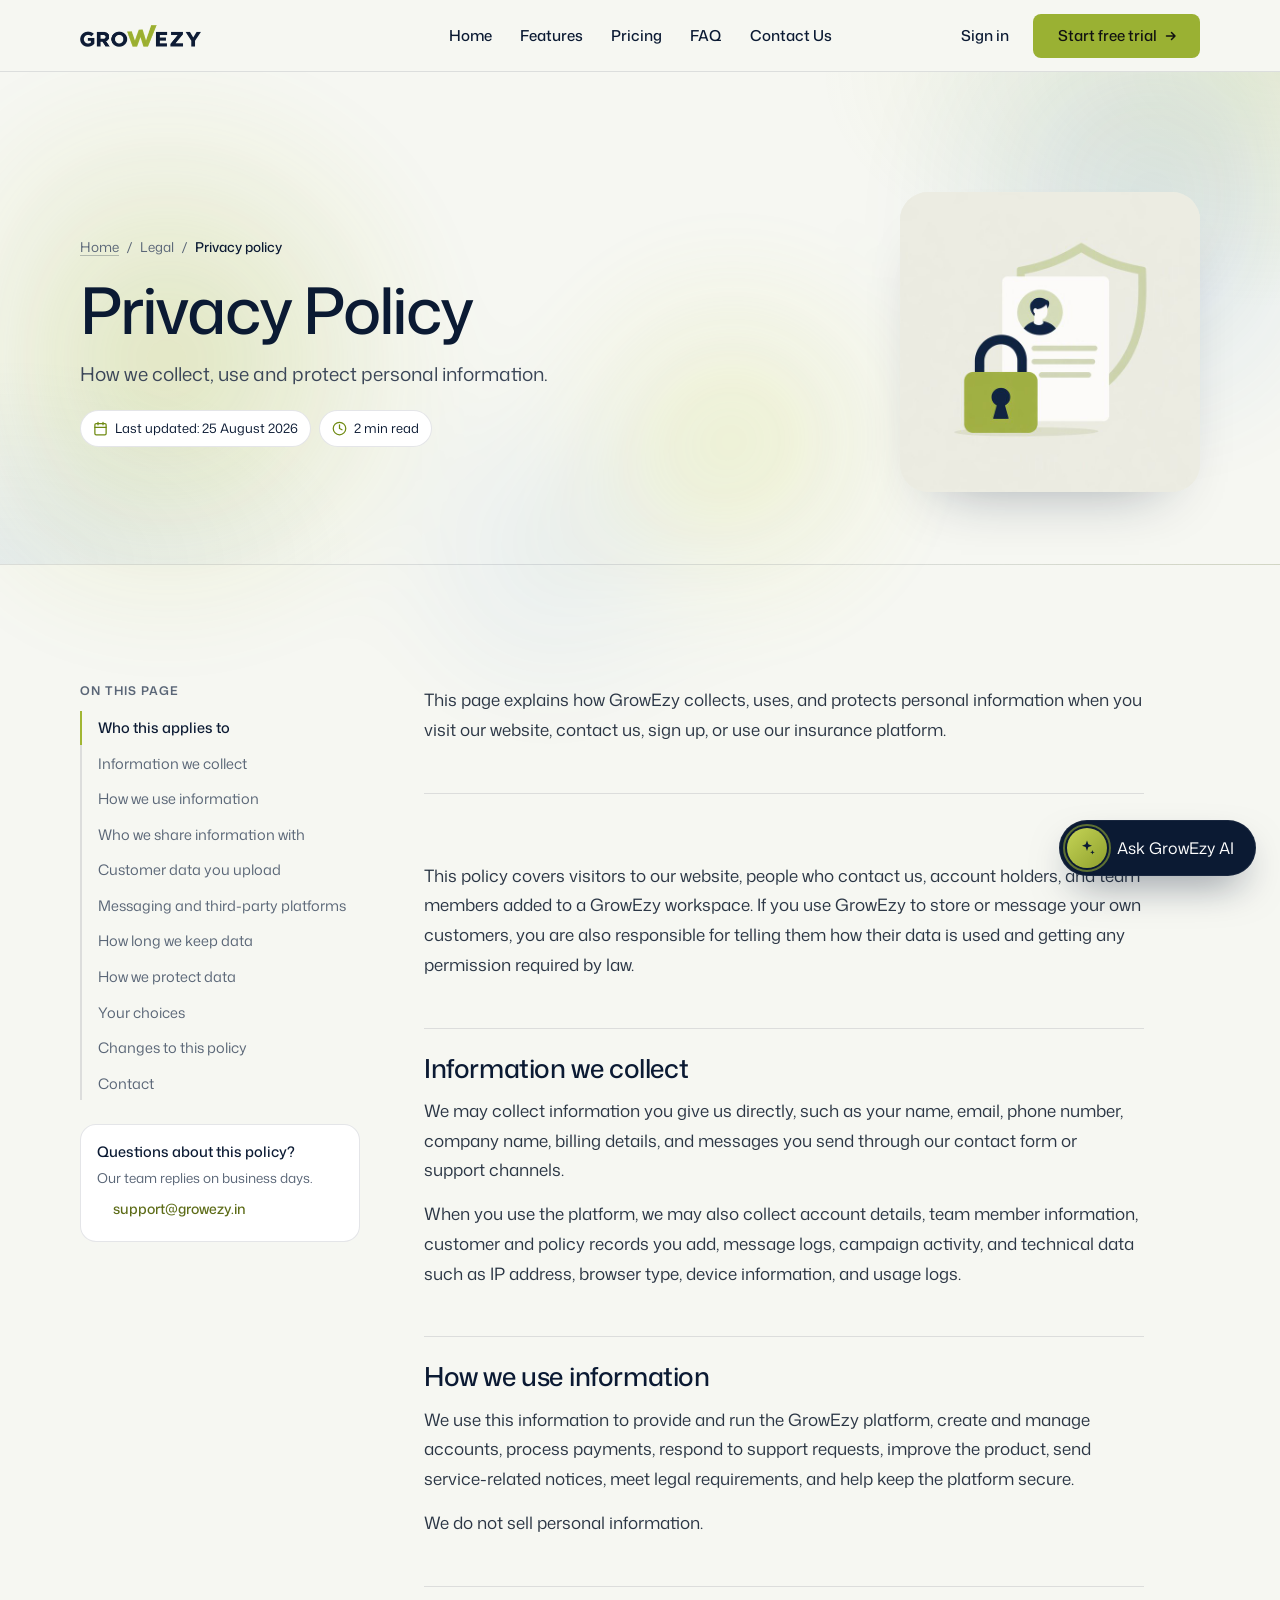
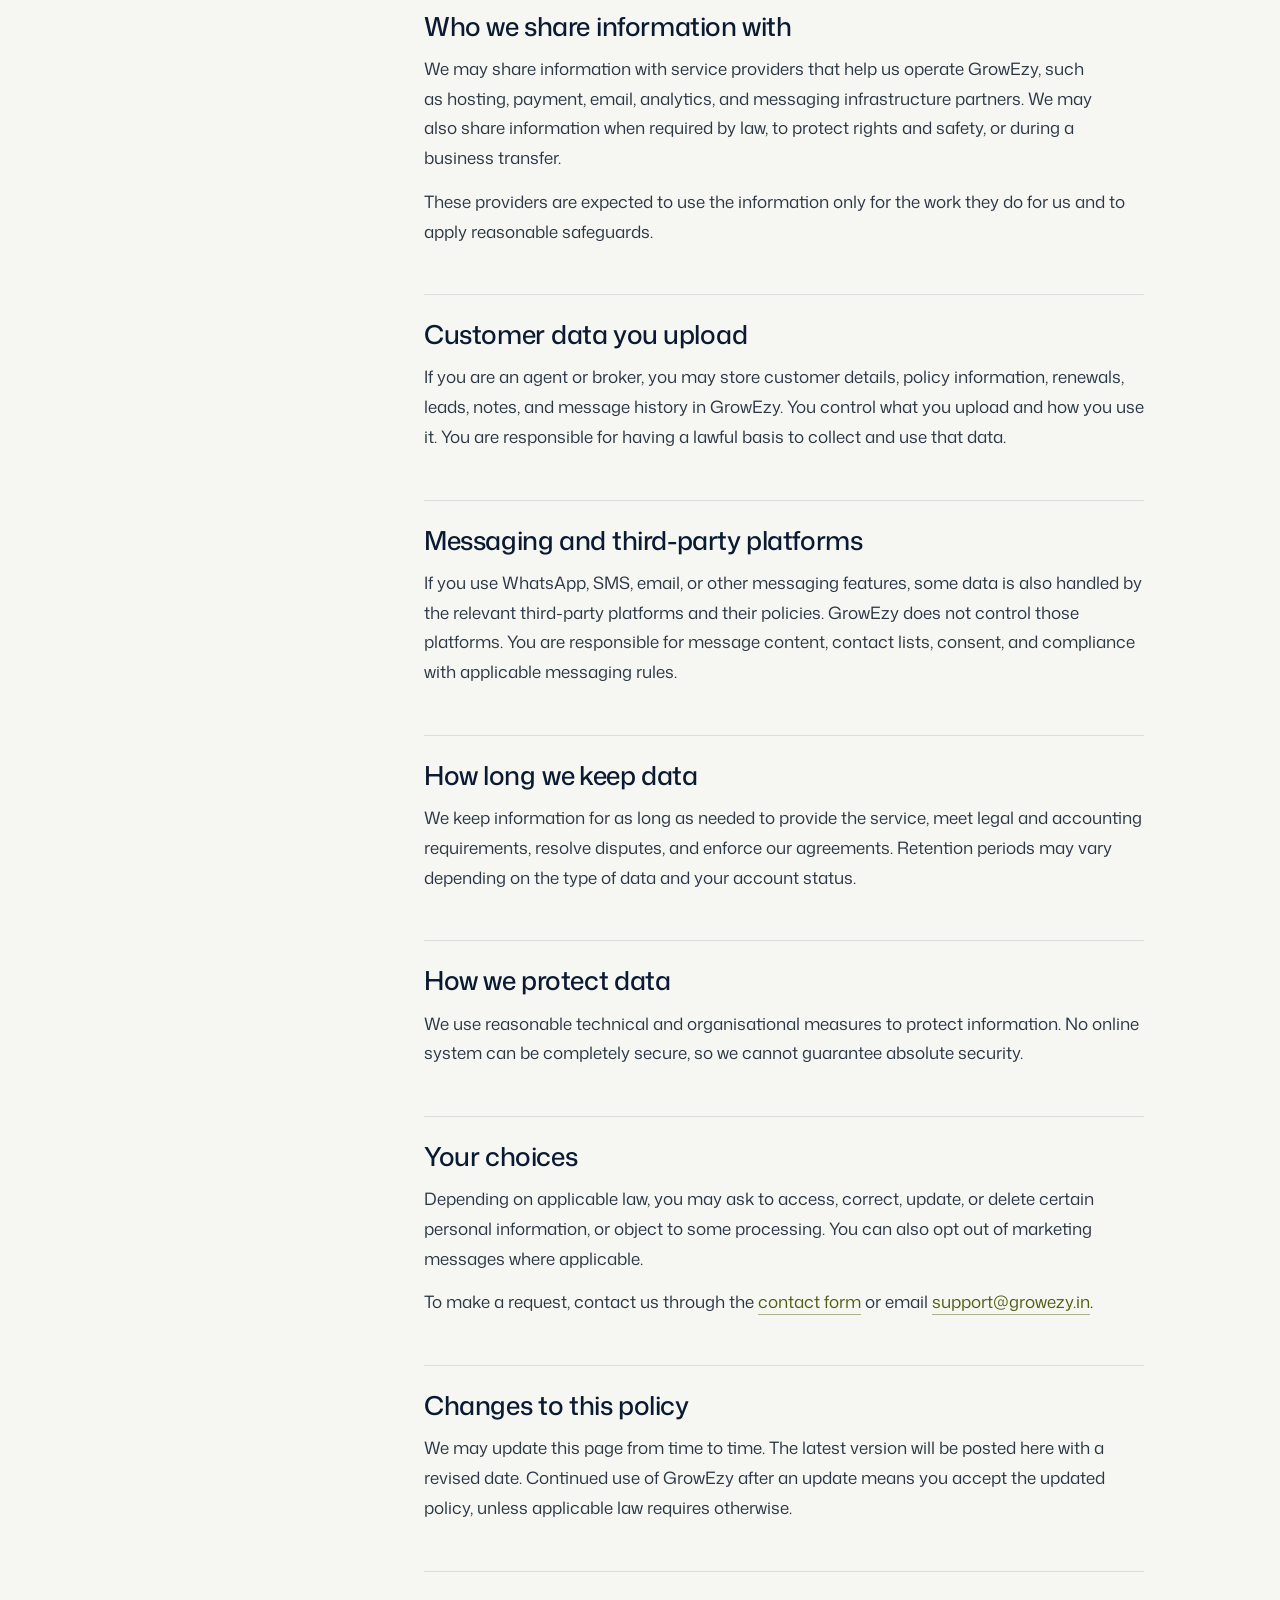
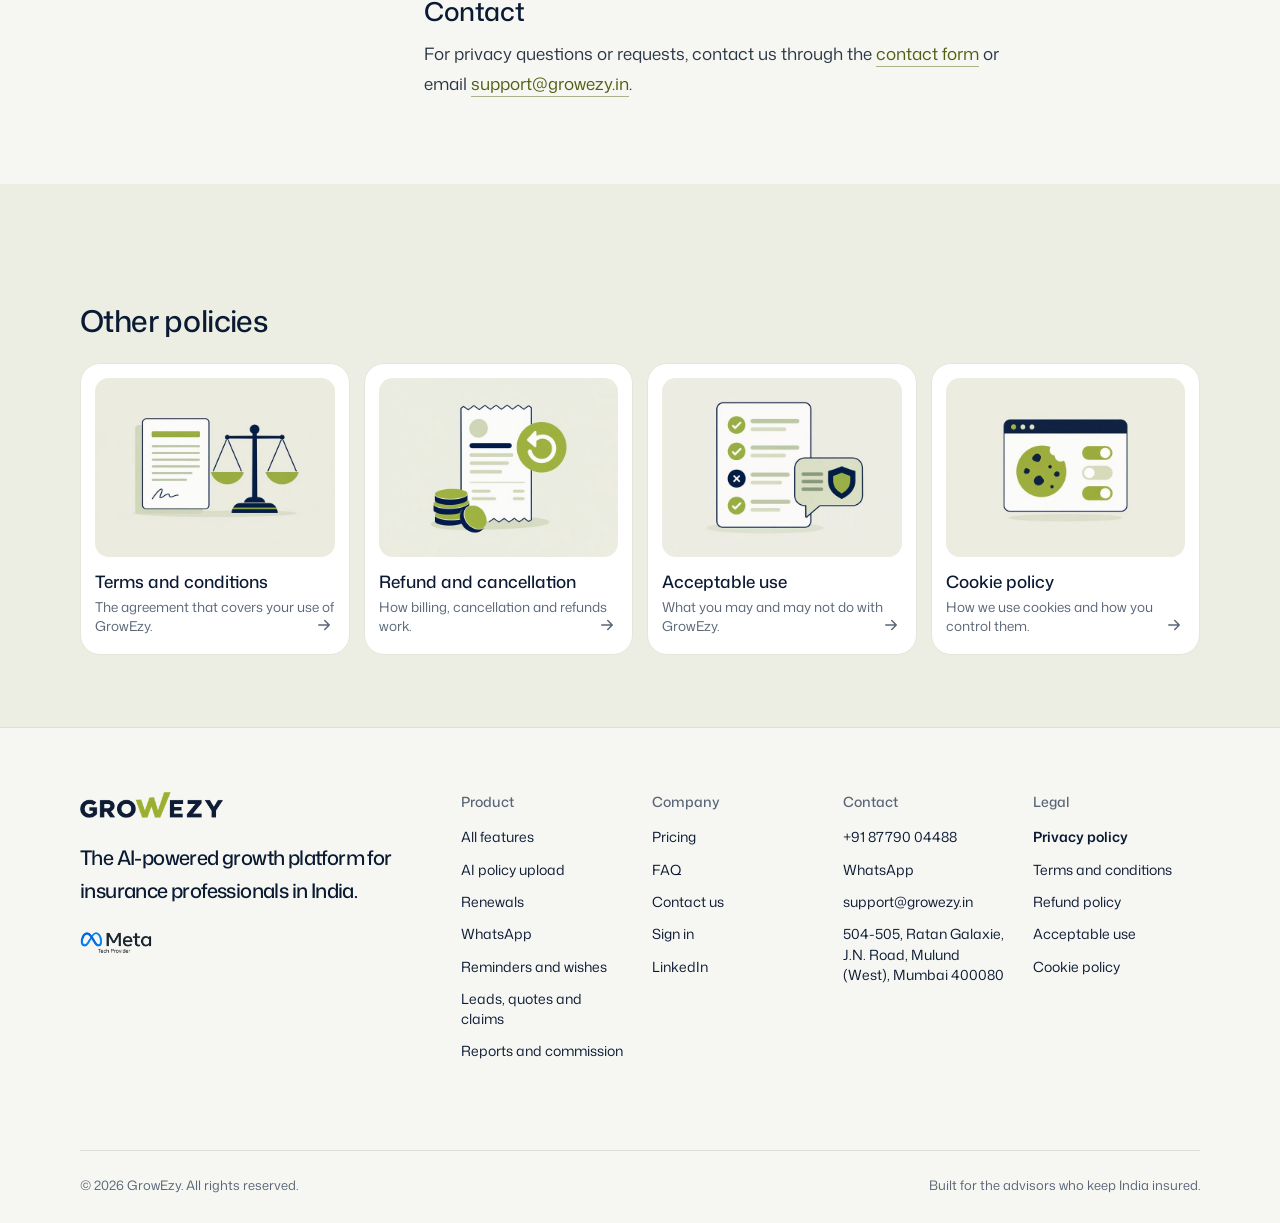
<file: legal/privacy-policy.html>
<!doctype html>
<html lang="en" data-type="software" data-radius="soft" data-ground="sage" data-buttons="arrow" data-motion>
<head>
<meta charset="utf-8">
<meta name="viewport" content="width=device-width, initial-scale=1, viewport-fit=cover">
<title>Privacy policy · GrowEzy</title>
<meta name="description" content="Privacy policy for GrowEzy, the AI growth platform for insurance advisors in India. How we collect, use and protect personal information.">
<meta property="og:type" content="website">
<meta property="og:title" content="Privacy policy · GrowEzy">
<meta property="og:description" content="Privacy policy for GrowEzy, the AI growth platform for insurance advisors in India. How we collect, use and protect personal information.">
<meta property="og:image" content="share.jpg">
<meta name="twitter:card" content="summary_large_image">
<link rel="icon" href="../images/favicon-32.png" type="image/png" sizes="32x32">
<link rel="apple-touch-icon" href="../images/favicon-192.png">
<meta name="theme-color" content="#f6f7f2">
<meta name="site-kind" content="software">
<meta name="page-type" content="software">
<link rel="preconnect" href="https://fonts.googleapis.com">
<link rel="preconnect" href="https://fonts.gstatic.com" crossorigin>
<link href="https://fonts.googleapis.com/css2?family=Mona+Sans:wdth,wght@75..125,400..600&family=Geist+Mono:wght@400..500&display=swap" rel="stylesheet">
<link href="https://fonts.googleapis.com/css2?family=Hind:wght@400;500&text=%E2%82%B9&display=swap" rel="stylesheet">
<link rel="stylesheet" href="../assets/system.css">
<link rel="stylesheet" href="../assets/motion/motion.css">
<link rel="stylesheet" href="../assets/backgrounds/backgrounds.css">
<link rel="stylesheet" href="../assets/layout/layout.css">
<link rel="stylesheet" href="../assets/icons/icon.css">
<style>
:root {
  --p-bg: #f6f7f2; --p-surface: #eceee4; --p-ink: #0b1a33; --p-muted: #5a6677;
  --p-accent: #9ab133; --p-accent-ink: #111111; --p-action: #9ab133; --p-action-ink: #111111;
  --p-inv-bg: #0b1a33; --p-inv-surface: #18273f; --p-inv-ink: #f6f7f2; --p-inv-muted: #939ca5;
  --p-inv-accent: #9ab133; --p-inv-accent-ink: #111111; --p-inv-action: #9ab133; --p-inv-action-ink: #111111;
  --font-display: "Mona Sans", "Hind", system-ui, sans-serif;
  --font-text: "Mona Sans", "Hind", system-ui, sans-serif;
  --font-mono: "Geist Mono", ui-monospace, "SFMono-Regular", Menlo, Consolas, monospace;
  --display-weight: 500;
  --display-tracking: -0.03em;
  --display-tracking-xl: -0.04em;
  --display-stretch: 104%;
  --ly-scale: 0.96;
}
</style>
<link href="https://fonts.googleapis.com/css2?family=Lexend:wght@300;400;500;600&display=swap" rel="stylesheet">
<link rel="stylesheet" href="../css/premium.css?v=13">
<link rel="stylesheet" href="../css/sections.css?v=12">
<script>document.documentElement.classList.add('m-enter');setTimeout(()=>document.documentElement.classList.add('m-enter-done'),700)</script>
<script src="../assets/backgrounds/backgrounds.js"></script>
<script>document.documentElement.classList.add('mo-js');setTimeout(()=>document.documentElement.classList.add('mo-safe'),2500)</script>
<link rel="stylesheet" href="../css/pages.css?v=3">
<style>.nav__logo img { display: block; height: 22px; width: auto; } .footer .nav__logo img { height: 26px; }</style>
<link rel="stylesheet" href="../css/chatbot.css?v=2">
</head>
<body class="pg">
<header class="nav nav--centre">
  <div class="wrap nav__bar">
    <a class="skip-link" href="../index.html">Skip to content</a>
    <a class="nav__logo" href="../index.html" aria-label="GrowEzy home"><img src="../images/growezy-logo.png" alt="GrowEzy" width="480" height="87"></a>
    <nav class="nav__links" aria-label="Main">
      <div class="nav__item"><a class="nav__link" href="../index.html#top">Home</a></div>
      <div class="nav__item"><a class="nav__link" href="../index.html#platform">Features</a></div>
      <div class="nav__item"><a class="nav__link" href="../index.html#pricing">Pricing</a></div>
      <div class="nav__item"><a class="nav__link" href="../index.html#faq">FAQ</a></div>
      <div class="nav__item"><a class="nav__link" href="../index.html#contact">Contact Us</a></div>
    </nav>
    <div class="nav__actions">
      <a class="nav__link" href="https://app.growezy.in/login">Sign in</a>
      <a class="btn btn--primary" href="https://app.growezy.in/signup">Start free trial</a>
    </div>
    <button class="nav__toggle" type="button" aria-expanded="false" aria-label="Menu">
      <svg width="18" height="18" viewBox="0 0 18 18" aria-hidden="true"><path d="M2 5h14M2 13h14" stroke="currentColor" stroke-width="1.6" stroke-linecap="round"/></svg>
    </button>
  </div>
</header>
<main id="top">
  <section class="lg-hero" aria-labelledby="lg-h">
    <div class="wrap lg-hero__in">
      <div class="lg-hero__txt" data-reveal>
        <nav class="lg-crumb" aria-label="Breadcrumb"><a href="../index.html">Home</a><span>/</span><span>Legal</span><span>/</span><span aria-current="page">Privacy policy</span></nav>
        <h1 id="lg-h">Privacy Policy</h1>
        <p class="lg-lede">How we collect, use and protect personal information.</p>
        <div class="lg-meta"><span class="lg-chip"><svg viewBox="0 0 24 24" aria-hidden="true"><rect x="3" y="4" width="18" height="18" rx="2"/><path d="M16 2v4M8 2v4M3 10h18"/></svg>Last updated: 25 August 2026</span><span class="lg-chip"><svg viewBox="0 0 24 24" aria-hidden="true"><circle cx="12" cy="12" r="10"/><path d="M12 6v6l4 2"/></svg><span data-readtime>5 min read</span></span></div>
      </div>
      <div class="lg-hero__art"><img src="../images/legal-privacy.jpg" alt="" width="640" height="640"></div>
    </div>
  </section>
  <section class="lg-body">
    <div class="wrap lg-grid">
      <aside class="lg-toc" aria-label="On this page">
        <p class="lg-toc__h">On this page</p>
        <ol><li><a href="#who-this-applies-to">Who this applies to</a></li><li><a href="#information-we-collect">Information we collect</a></li><li><a href="#how-we-use-information">How we use information</a></li><li><a href="#who-we-share-information-with">Who we share information with</a></li><li><a href="#customer-data-you-upload">Customer data you upload</a></li><li><a href="#messaging-and-third-party-platforms">Messaging and third-party platforms</a></li><li><a href="#how-long-we-keep-data">How long we keep data</a></li><li><a href="#how-we-protect-data">How we protect data</a></li><li><a href="#your-choices">Your choices</a></li><li><a href="#changes-to-this-policy">Changes to this policy</a></li><li><a href="#contact">Contact</a></li></ol>
        <div class="lg-help"><b>Questions about this policy?</b><p>Our team replies on business days.</p><a href="mailto:support@growezy.in">support@growezy.in</a></div>
      </aside>
      <article class="lg-doc" data-doc><p>This page explains how GrowEzy collects, uses, and protects personal information when you visit our website, contact us, sign up, or use our insurance platform.</p><h2 id="who-this-applies-to">Who this applies to</h2><p>This policy covers visitors to our website, people who contact us, account holders, and team members added to a GrowEzy workspace. If you use GrowEzy to store or message your own customers, you are also responsible for telling them how their data is used and getting any permission required by law.</p><h2 id="information-we-collect">Information we collect</h2><p>We may collect information you give us directly, such as your name, email, phone number, company name, billing details, and messages you send through our contact form or support channels.</p><p>When you use the platform, we may also collect account details, team member information, customer and policy records you add, message logs, campaign activity, and technical data such as IP address, browser type, device information, and usage logs.</p><h2 id="how-we-use-information">How we use information</h2><p>We use this information to provide and run the GrowEzy platform, create and manage accounts, process payments, respond to support requests, improve the product, send service-related notices, meet legal requirements, and help keep the platform secure.</p><p>We do not sell personal information.</p><h2 id="who-we-share-information-with">Who we share information with</h2><p>We may share information with service providers that help us operate GrowEzy, such as hosting, payment, email, analytics, and messaging infrastructure partners. We may also share information when required by law, to protect rights and safety, or during a business transfer.</p><p>These providers are expected to use the information only for the work they do for us and to apply reasonable safeguards.</p><h2 id="customer-data-you-upload">Customer data you upload</h2><p>If you are an agent or broker, you may store customer details, policy information, renewals, leads, notes, and message history in GrowEzy. You control what you upload and how you use it. You are responsible for having a lawful basis to collect and use that data.</p><h2 id="messaging-and-third-party-platforms">Messaging and third-party platforms</h2><p>If you use WhatsApp, SMS, email, or other messaging features, some data is also handled by the relevant third-party platforms and their policies. GrowEzy does not control those platforms. You are responsible for message content, contact lists, consent, and compliance with applicable messaging rules.</p><h2 id="how-long-we-keep-data">How long we keep data</h2><p>We keep information for as long as needed to provide the service, meet legal and accounting requirements, resolve disputes, and enforce our agreements. Retention periods may vary depending on the type of data and your account status.</p><h2 id="how-we-protect-data">How we protect data</h2><p>We use reasonable technical and organisational measures to protect information. No online system can be completely secure, so we cannot guarantee absolute security.</p><h2 id="your-choices">Your choices</h2><p>Depending on applicable law, you may ask to access, correct, update, or delete certain personal information, or object to some processing. You can also opt out of marketing messages where applicable.</p><p>To make a request, contact us through the <a href="../index.html#contact">contact form</a> or email <a href="mailto:support@growezy.in">support@growezy.in</a>.</p><h2 id="changes-to-this-policy">Changes to this policy</h2><p>We may update this page from time to time. The latest version will be posted here with a revised date. Continued use of GrowEzy after an update means you accept the updated policy, unless applicable law requires otherwise.</p><h2 id="contact">Contact</h2><p>For privacy questions or requests, contact us through the <a href="../index.html#contact">contact form</a> or email <a href="mailto:support@growezy.in">support@growezy.in</a>.</p></article>
    </div>
  </section>
  <section class="lg-more" aria-labelledby="lg-more-h">
    <div class="wrap">
      <h2 id="lg-more-h">Other policies</h2>
      <div class="lg-others"><a class="lg-other" href="terms-and-conditions.html"><span class="lg-other__img"><img src="../images/legal-terms.jpg" alt="" width="640" height="640" loading="lazy"></span><span><b>Terms and conditions</b><small>The agreement that covers your use of GrowEzy.</small></span><svg viewBox="0 0 24 24" aria-hidden="true"><path d="M5 12h14M13 6l6 6-6 6"/></svg></a><a class="lg-other" href="refund-cancellation-policy.html"><span class="lg-other__img"><img src="../images/legal-refund.jpg" alt="" width="640" height="640" loading="lazy"></span><span><b>Refund and cancellation</b><small>How billing, cancellation and refunds work.</small></span><svg viewBox="0 0 24 24" aria-hidden="true"><path d="M5 12h14M13 6l6 6-6 6"/></svg></a><a class="lg-other" href="acceptable-use-policy.html"><span class="lg-other__img"><img src="../images/legal-aup.jpg" alt="" width="640" height="640" loading="lazy"></span><span><b>Acceptable use</b><small>What you may and may not do with GrowEzy.</small></span><svg viewBox="0 0 24 24" aria-hidden="true"><path d="M5 12h14M13 6l6 6-6 6"/></svg></a><a class="lg-other" href="cookie-policy.html"><span class="lg-other__img"><img src="../images/legal-cookie.jpg" alt="" width="640" height="640" loading="lazy"></span><span><b>Cookie policy</b><small>How we use cookies and how you control them.</small></span><svg viewBox="0 0 24 24" aria-hidden="true"><path d="M5 12h14M13 6l6 6-6 6"/></svg></a></div>
    </div>
  </section>
</main>

<footer class="footer closing" id="footer" aria-label="Site footer">
  <div class="wrap">
    <div class="closing__links">
      <div class="grid">
        <div class="span-4 stack-4">
          <a class="nav__logo" href="../index.html" aria-label="GrowEzy home"><img src="../images/growezy-logo.png" alt="GrowEzy" width="480" height="87" loading="lazy"></a>
          <p class="footer__lede">The AI-powered growth platform for insurance professionals in India.</p>
          <img class="footer__meta" src="../images/meta-tech-provider.png" alt="Meta Tech Provider" width="266" height="148" loading="lazy">
        </div>
        <div class="span-2 footer__col"><h3>Product</h3><ul><li><a href="../index.html#platform">All features</a></li><li><a href="../index.html#ai">AI policy upload</a></li><li><a href="../index.html#renewals">Renewals</a></li><li><a href="../index.html#whatsapp">WhatsApp</a></li><li><a href="../index.html#campaigns">Reminders and wishes</a></li><li><a href="../index.html#pipeline">Leads, quotes and claims</a></li><li><a href="../index.html#numbers">Reports and commission</a></li></ul></div>
        <div class="span-2 footer__col"><h3>Company</h3><ul><li><a href="../index.html#pricing">Pricing</a></li><li><a href="../index.html#faq">FAQ</a></li><li><a href="../index.html#contact">Contact us</a></li><li><a href="https://app.growezy.in/login">Sign in</a></li><li><a href="https://www.linkedin.com/company/growezy/">LinkedIn</a></li></ul></div>
        <div class="span-2 footer__col"><h3>Contact</h3><ul><li><a href="tel:+918779004488">+91 87790 04488</a></li><li><a href="https://wa.me/918779004488">WhatsApp</a></li><li><a href="mailto:support@growezy.in">support@growezy.in</a></li><li>504-505, Ratan Galaxie, J.N. Road, Mulund (West), Mumbai 400080</li></ul></div>
        <div class="span-2 footer__col"><h3>Legal</h3><ul><li><a href="../legal/privacy-policy.html" aria-current="page">Privacy policy</a></li><li><a href="../legal/terms-and-conditions.html">Terms and conditions</a></li><li><a href="../legal/refund-cancellation-policy.html">Refund policy</a></li><li><a href="../legal/acceptable-use-policy.html">Acceptable use</a></li><li><a href="../legal/cookie-policy.html">Cookie policy</a></li></ul></div>
      </div>
      <div class="footer__legal">
        <span>&copy; 2026 GrowEzy. All rights reserved.</span>
        <span>Built for the advisors who keep India insured.</span>
      </div>
    </div>
  </div>
</footer>
<script type="module" src="../assets/system.js"></script>
<script type="module" src="../assets/motion/motion.js"></script>
<script src="../js/premium.js?v=13" defer></script>
<script src="../js/pages.js?v=1" defer></script>
<script src="../js/chatbot.js?v=2" defer></script>
</body>
</html>
</file>
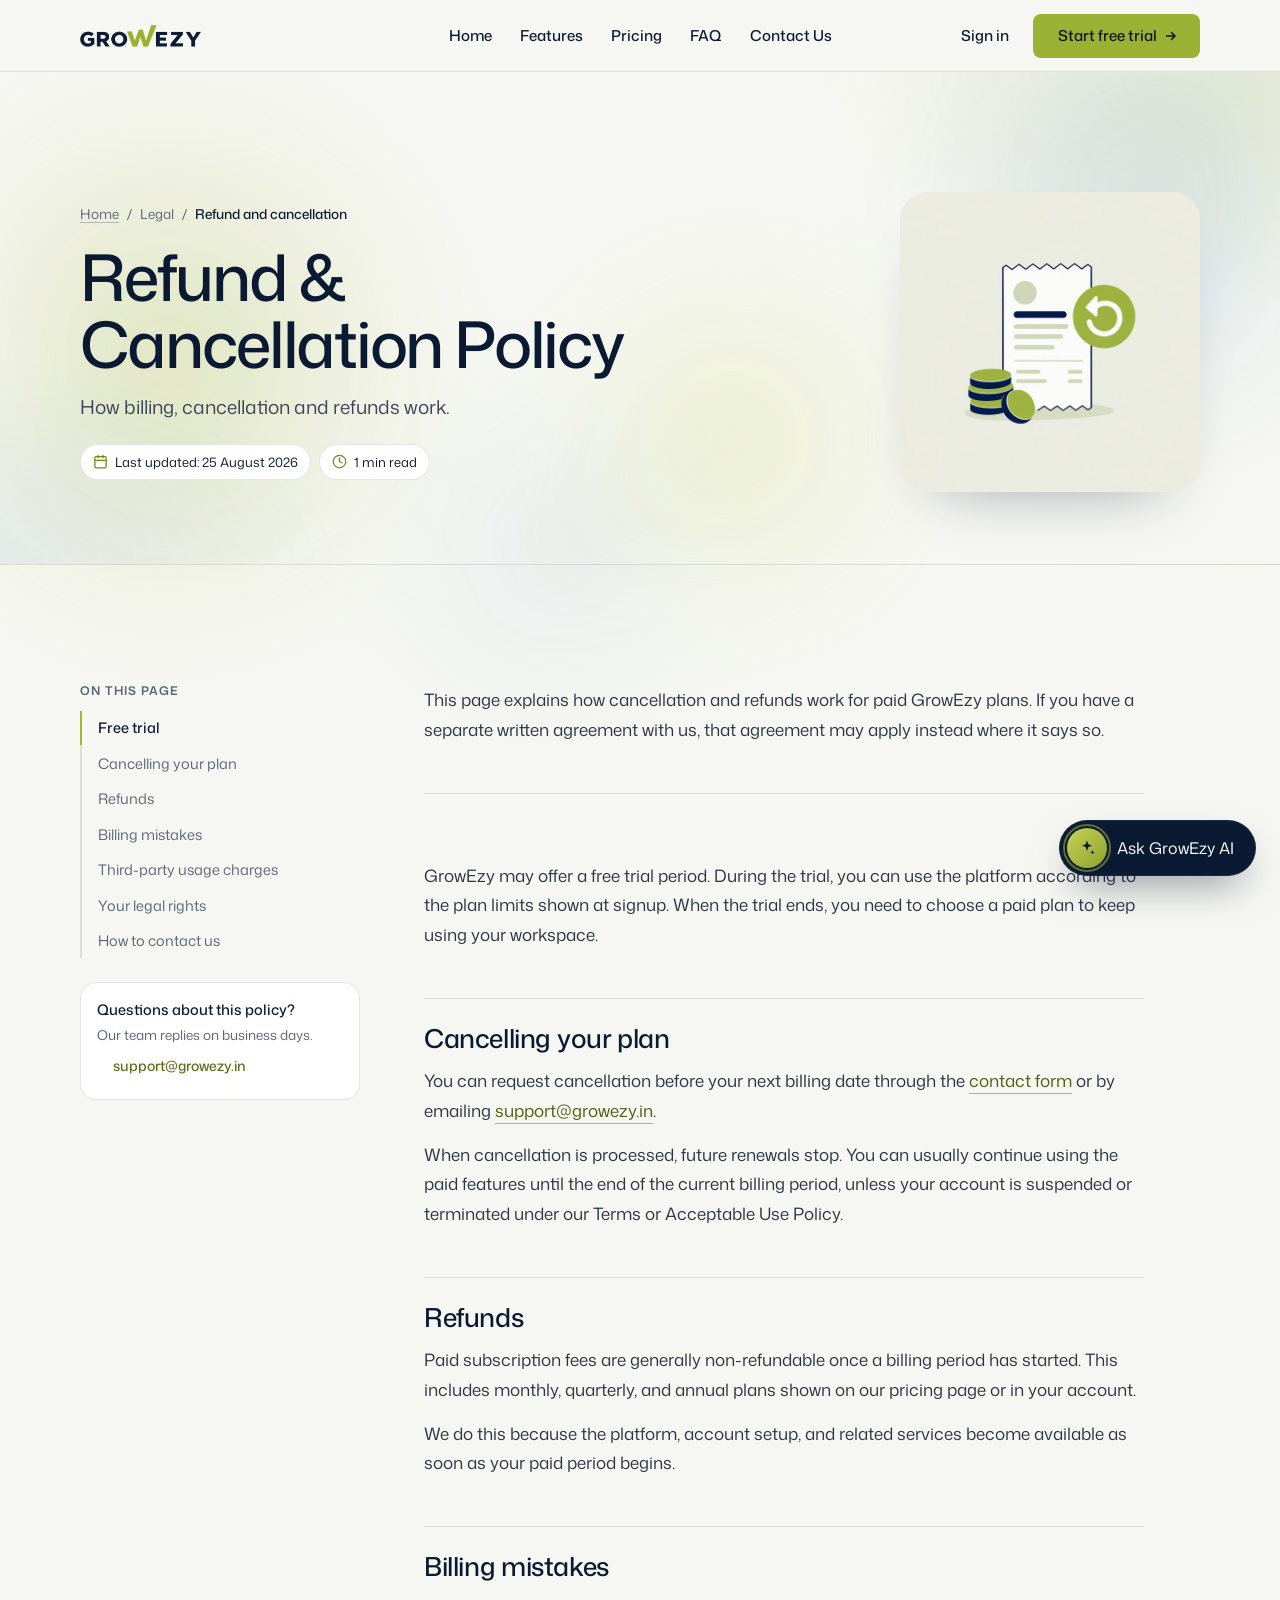
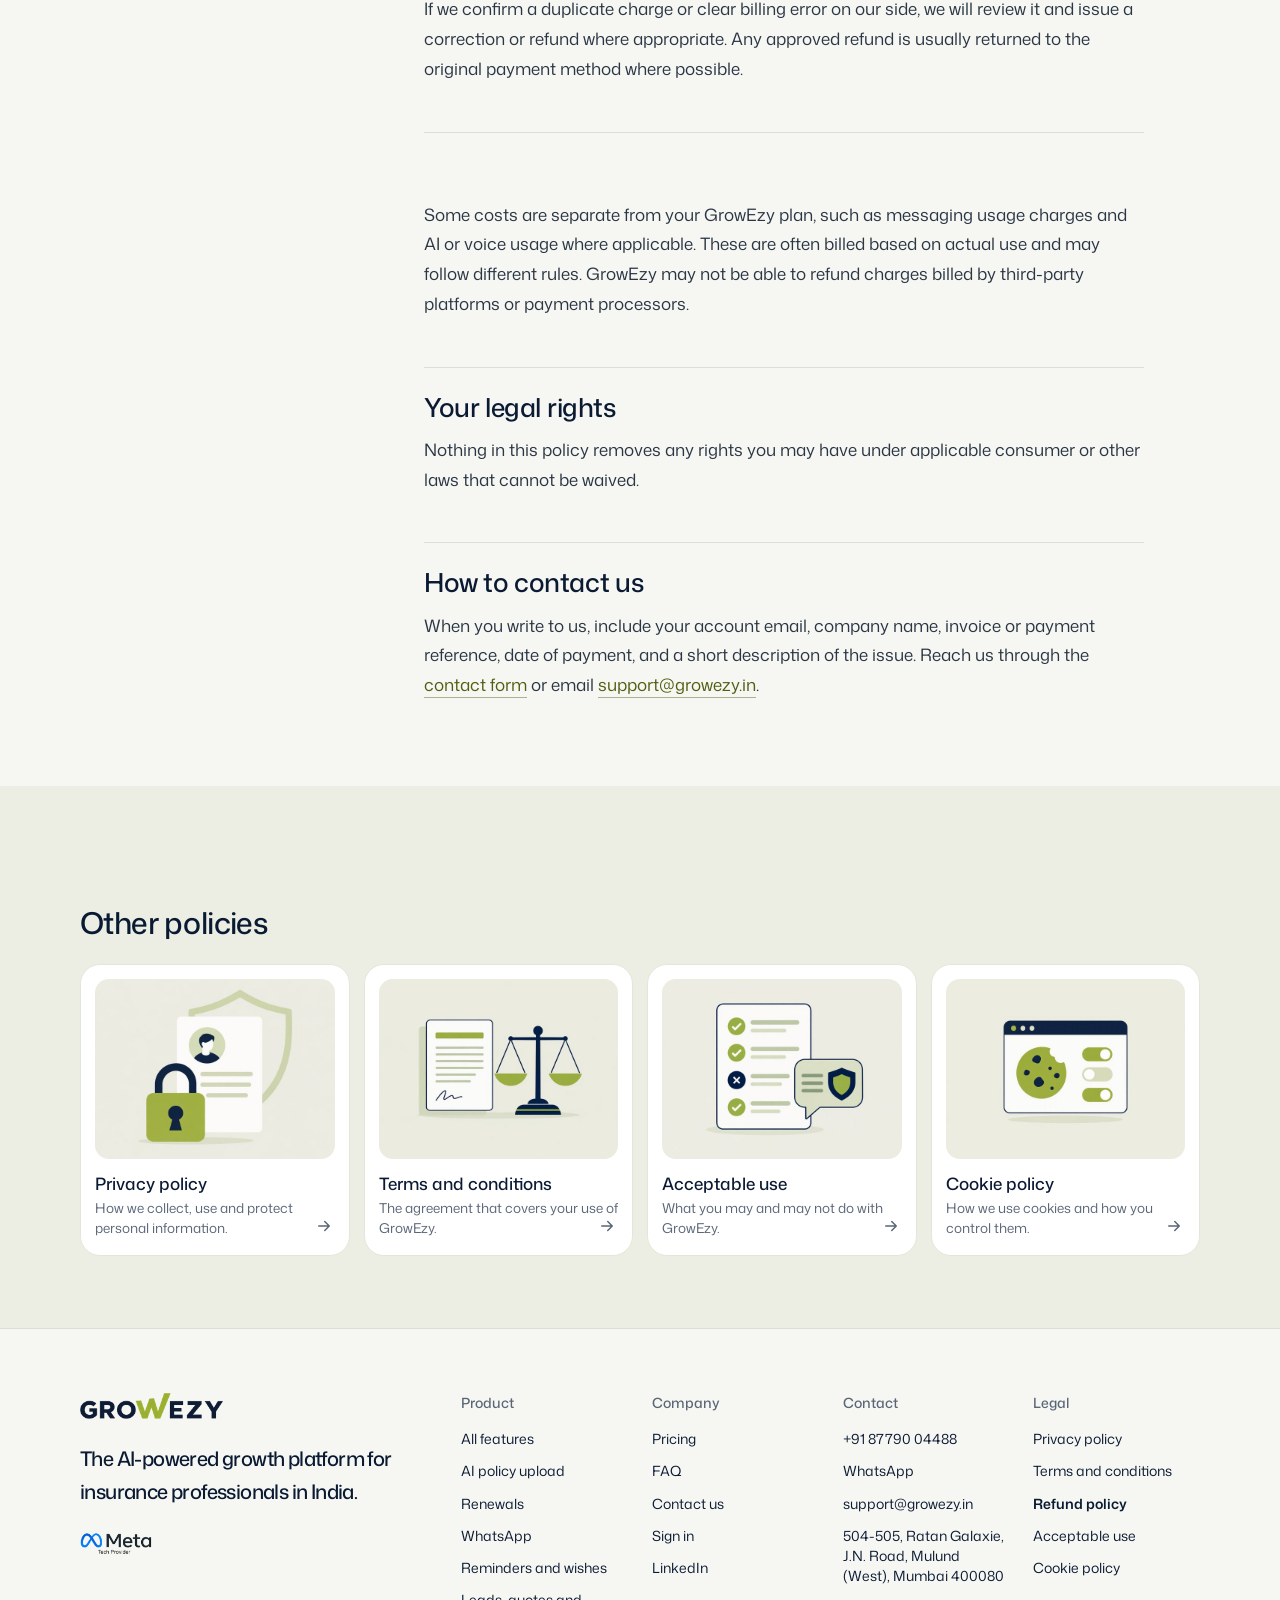
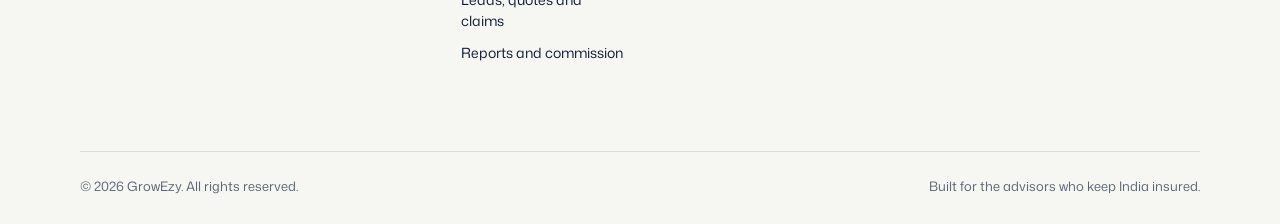
<file: legal/refund-cancellation-policy.html>
<!doctype html>
<html lang="en" data-type="software" data-radius="soft" data-ground="sage" data-buttons="arrow" data-motion>
<head>
<meta charset="utf-8">
<meta name="viewport" content="width=device-width, initial-scale=1, viewport-fit=cover">
<title>Refund and cancellation · GrowEzy</title>
<meta name="description" content="Refund and cancellation for GrowEzy, the AI growth platform for insurance advisors in India. How billing, cancellation and refunds work.">
<meta property="og:type" content="website">
<meta property="og:title" content="Refund and cancellation · GrowEzy">
<meta property="og:description" content="Refund and cancellation for GrowEzy, the AI growth platform for insurance advisors in India. How billing, cancellation and refunds work.">
<meta property="og:image" content="share.jpg">
<meta name="twitter:card" content="summary_large_image">
<link rel="icon" href="../images/favicon-32.png" type="image/png" sizes="32x32">
<link rel="apple-touch-icon" href="../images/favicon-192.png">
<meta name="theme-color" content="#f6f7f2">
<meta name="site-kind" content="software">
<meta name="page-type" content="software">
<link rel="preconnect" href="https://fonts.googleapis.com">
<link rel="preconnect" href="https://fonts.gstatic.com" crossorigin>
<link href="https://fonts.googleapis.com/css2?family=Mona+Sans:wdth,wght@75..125,400..600&family=Geist+Mono:wght@400..500&display=swap" rel="stylesheet">
<link href="https://fonts.googleapis.com/css2?family=Hind:wght@400;500&text=%E2%82%B9&display=swap" rel="stylesheet">
<link rel="stylesheet" href="../assets/system.css">
<link rel="stylesheet" href="../assets/motion/motion.css">
<link rel="stylesheet" href="../assets/backgrounds/backgrounds.css">
<link rel="stylesheet" href="../assets/layout/layout.css">
<link rel="stylesheet" href="../assets/icons/icon.css">
<style>
:root {
  --p-bg: #f6f7f2; --p-surface: #eceee4; --p-ink: #0b1a33; --p-muted: #5a6677;
  --p-accent: #9ab133; --p-accent-ink: #111111; --p-action: #9ab133; --p-action-ink: #111111;
  --p-inv-bg: #0b1a33; --p-inv-surface: #18273f; --p-inv-ink: #f6f7f2; --p-inv-muted: #939ca5;
  --p-inv-accent: #9ab133; --p-inv-accent-ink: #111111; --p-inv-action: #9ab133; --p-inv-action-ink: #111111;
  --font-display: "Mona Sans", "Hind", system-ui, sans-serif;
  --font-text: "Mona Sans", "Hind", system-ui, sans-serif;
  --font-mono: "Geist Mono", ui-monospace, "SFMono-Regular", Menlo, Consolas, monospace;
  --display-weight: 500;
  --display-tracking: -0.03em;
  --display-tracking-xl: -0.04em;
  --display-stretch: 104%;
  --ly-scale: 0.96;
}
</style>
<link href="https://fonts.googleapis.com/css2?family=Lexend:wght@300;400;500;600&display=swap" rel="stylesheet">
<link rel="stylesheet" href="../css/premium.css?v=13">
<link rel="stylesheet" href="../css/sections.css?v=12">
<script>document.documentElement.classList.add('m-enter');setTimeout(()=>document.documentElement.classList.add('m-enter-done'),700)</script>
<script src="../assets/backgrounds/backgrounds.js"></script>
<script>document.documentElement.classList.add('mo-js');setTimeout(()=>document.documentElement.classList.add('mo-safe'),2500)</script>
<link rel="stylesheet" href="../css/pages.css?v=3">
<style>.nav__logo img { display: block; height: 22px; width: auto; } .footer .nav__logo img { height: 26px; }</style>
<link rel="stylesheet" href="../css/chatbot.css?v=2">
</head>
<body class="pg">
<header class="nav nav--centre">
  <div class="wrap nav__bar">
    <a class="skip-link" href="../index.html">Skip to content</a>
    <a class="nav__logo" href="../index.html" aria-label="GrowEzy home"><img src="../images/growezy-logo.png" alt="GrowEzy" width="480" height="87"></a>
    <nav class="nav__links" aria-label="Main">
      <div class="nav__item"><a class="nav__link" href="../index.html#top">Home</a></div>
      <div class="nav__item"><a class="nav__link" href="../index.html#platform">Features</a></div>
      <div class="nav__item"><a class="nav__link" href="../index.html#pricing">Pricing</a></div>
      <div class="nav__item"><a class="nav__link" href="../index.html#faq">FAQ</a></div>
      <div class="nav__item"><a class="nav__link" href="../index.html#contact">Contact Us</a></div>
    </nav>
    <div class="nav__actions">
      <a class="nav__link" href="https://app.growezy.in/login">Sign in</a>
      <a class="btn btn--primary" href="https://app.growezy.in/signup">Start free trial</a>
    </div>
    <button class="nav__toggle" type="button" aria-expanded="false" aria-label="Menu">
      <svg width="18" height="18" viewBox="0 0 18 18" aria-hidden="true"><path d="M2 5h14M2 13h14" stroke="currentColor" stroke-width="1.6" stroke-linecap="round"/></svg>
    </button>
  </div>
</header>
<main id="top">
  <section class="lg-hero" aria-labelledby="lg-h">
    <div class="wrap lg-hero__in">
      <div class="lg-hero__txt" data-reveal>
        <nav class="lg-crumb" aria-label="Breadcrumb"><a href="../index.html">Home</a><span>/</span><span>Legal</span><span>/</span><span aria-current="page">Refund and cancellation</span></nav>
        <h1 id="lg-h">Refund &amp; Cancellation Policy</h1>
        <p class="lg-lede">How billing, cancellation and refunds work.</p>
        <div class="lg-meta"><span class="lg-chip"><svg viewBox="0 0 24 24" aria-hidden="true"><rect x="3" y="4" width="18" height="18" rx="2"/><path d="M16 2v4M8 2v4M3 10h18"/></svg>Last updated: 25 August 2026</span><span class="lg-chip"><svg viewBox="0 0 24 24" aria-hidden="true"><circle cx="12" cy="12" r="10"/><path d="M12 6v6l4 2"/></svg><span data-readtime>5 min read</span></span></div>
      </div>
      <div class="lg-hero__art"><img src="../images/legal-refund.jpg" alt="" width="640" height="640"></div>
    </div>
  </section>
  <section class="lg-body">
    <div class="wrap lg-grid">
      <aside class="lg-toc" aria-label="On this page">
        <p class="lg-toc__h">On this page</p>
        <ol><li><a href="#free-trial">Free trial</a></li><li><a href="#cancelling-your-plan">Cancelling your plan</a></li><li><a href="#refunds">Refunds</a></li><li><a href="#billing-mistakes">Billing mistakes</a></li><li><a href="#third-party-usage-charges">Third-party usage charges</a></li><li><a href="#your-legal-rights">Your legal rights</a></li><li><a href="#how-to-contact-us">How to contact us</a></li></ol>
        <div class="lg-help"><b>Questions about this policy?</b><p>Our team replies on business days.</p><a href="mailto:support@growezy.in">support@growezy.in</a></div>
      </aside>
      <article class="lg-doc" data-doc><p>This page explains how cancellation and refunds work for paid GrowEzy plans. If you have a separate written agreement with us, that agreement may apply instead where it says so.</p><h2 id="free-trial">Free trial</h2><p>GrowEzy may offer a free trial period. During the trial, you can use the platform according to the plan limits shown at signup. When the trial ends, you need to choose a paid plan to keep using your workspace.</p><h2 id="cancelling-your-plan">Cancelling your plan</h2><p>You can request cancellation before your next billing date through the <a href="../index.html#contact">contact form</a> or by emailing <a href="mailto:support@growezy.in">support@growezy.in</a>.</p><p>When cancellation is processed, future renewals stop. You can usually continue using the paid features until the end of the current billing period, unless your account is suspended or terminated under our Terms or Acceptable Use Policy.</p><h2 id="refunds">Refunds</h2><p>Paid subscription fees are generally non-refundable once a billing period has started. This includes monthly, quarterly, and annual plans shown on our pricing page or in your account.</p><p>We do this because the platform, account setup, and related services become available as soon as your paid period begins.</p><h2 id="billing-mistakes">Billing mistakes</h2><p>If we confirm a duplicate charge or clear billing error on our side, we will review it and issue a correction or refund where appropriate. Any approved refund is usually returned to the original payment method where possible.</p><h2 id="third-party-usage-charges">Third-party usage charges</h2><p>Some costs are separate from your GrowEzy plan, such as messaging usage charges and AI or voice usage where applicable. These are often billed based on actual use and may follow different rules. GrowEzy may not be able to refund charges billed by third-party platforms or payment processors.</p><h2 id="your-legal-rights">Your legal rights</h2><p>Nothing in this policy removes any rights you may have under applicable consumer or other laws that cannot be waived.</p><h2 id="how-to-contact-us">How to contact us</h2><p>When you write to us, include your account email, company name, invoice or payment reference, date of payment, and a short description of the issue. Reach us through the <a href="../index.html#contact">contact form</a> or email <a href="mailto:support@growezy.in">support@growezy.in</a>.</p></article>
    </div>
  </section>
  <section class="lg-more" aria-labelledby="lg-more-h">
    <div class="wrap">
      <h2 id="lg-more-h">Other policies</h2>
      <div class="lg-others"><a class="lg-other" href="privacy-policy.html"><span class="lg-other__img"><img src="../images/legal-privacy.jpg" alt="" width="640" height="640" loading="lazy"></span><span><b>Privacy policy</b><small>How we collect, use and protect personal information.</small></span><svg viewBox="0 0 24 24" aria-hidden="true"><path d="M5 12h14M13 6l6 6-6 6"/></svg></a><a class="lg-other" href="terms-and-conditions.html"><span class="lg-other__img"><img src="../images/legal-terms.jpg" alt="" width="640" height="640" loading="lazy"></span><span><b>Terms and conditions</b><small>The agreement that covers your use of GrowEzy.</small></span><svg viewBox="0 0 24 24" aria-hidden="true"><path d="M5 12h14M13 6l6 6-6 6"/></svg></a><a class="lg-other" href="acceptable-use-policy.html"><span class="lg-other__img"><img src="../images/legal-aup.jpg" alt="" width="640" height="640" loading="lazy"></span><span><b>Acceptable use</b><small>What you may and may not do with GrowEzy.</small></span><svg viewBox="0 0 24 24" aria-hidden="true"><path d="M5 12h14M13 6l6 6-6 6"/></svg></a><a class="lg-other" href="cookie-policy.html"><span class="lg-other__img"><img src="../images/legal-cookie.jpg" alt="" width="640" height="640" loading="lazy"></span><span><b>Cookie policy</b><small>How we use cookies and how you control them.</small></span><svg viewBox="0 0 24 24" aria-hidden="true"><path d="M5 12h14M13 6l6 6-6 6"/></svg></a></div>
    </div>
  </section>
</main>

<footer class="footer closing" id="footer" aria-label="Site footer">
  <div class="wrap">
    <div class="closing__links">
      <div class="grid">
        <div class="span-4 stack-4">
          <a class="nav__logo" href="../index.html" aria-label="GrowEzy home"><img src="../images/growezy-logo.png" alt="GrowEzy" width="480" height="87" loading="lazy"></a>
          <p class="footer__lede">The AI-powered growth platform for insurance professionals in India.</p>
          <img class="footer__meta" src="../images/meta-tech-provider.png" alt="Meta Tech Provider" width="266" height="148" loading="lazy">
        </div>
        <div class="span-2 footer__col"><h3>Product</h3><ul><li><a href="../index.html#platform">All features</a></li><li><a href="../index.html#ai">AI policy upload</a></li><li><a href="../index.html#renewals">Renewals</a></li><li><a href="../index.html#whatsapp">WhatsApp</a></li><li><a href="../index.html#campaigns">Reminders and wishes</a></li><li><a href="../index.html#pipeline">Leads, quotes and claims</a></li><li><a href="../index.html#numbers">Reports and commission</a></li></ul></div>
        <div class="span-2 footer__col"><h3>Company</h3><ul><li><a href="../index.html#pricing">Pricing</a></li><li><a href="../index.html#faq">FAQ</a></li><li><a href="../index.html#contact">Contact us</a></li><li><a href="https://app.growezy.in/login">Sign in</a></li><li><a href="https://www.linkedin.com/company/growezy/">LinkedIn</a></li></ul></div>
        <div class="span-2 footer__col"><h3>Contact</h3><ul><li><a href="tel:+918779004488">+91 87790 04488</a></li><li><a href="https://wa.me/918779004488">WhatsApp</a></li><li><a href="mailto:support@growezy.in">support@growezy.in</a></li><li>504-505, Ratan Galaxie, J.N. Road, Mulund (West), Mumbai 400080</li></ul></div>
        <div class="span-2 footer__col"><h3>Legal</h3><ul><li><a href="../legal/privacy-policy.html">Privacy policy</a></li><li><a href="../legal/terms-and-conditions.html">Terms and conditions</a></li><li><a href="../legal/refund-cancellation-policy.html" aria-current="page">Refund policy</a></li><li><a href="../legal/acceptable-use-policy.html">Acceptable use</a></li><li><a href="../legal/cookie-policy.html">Cookie policy</a></li></ul></div>
      </div>
      <div class="footer__legal">
        <span>&copy; 2026 GrowEzy. All rights reserved.</span>
        <span>Built for the advisors who keep India insured.</span>
      </div>
    </div>
  </div>
</footer>
<script type="module" src="../assets/system.js"></script>
<script type="module" src="../assets/motion/motion.js"></script>
<script src="../js/premium.js?v=13" defer></script>
<script src="../js/pages.js?v=1" defer></script>
<script src="../js/chatbot.js?v=2" defer></script>
</body>
</html>
</file>
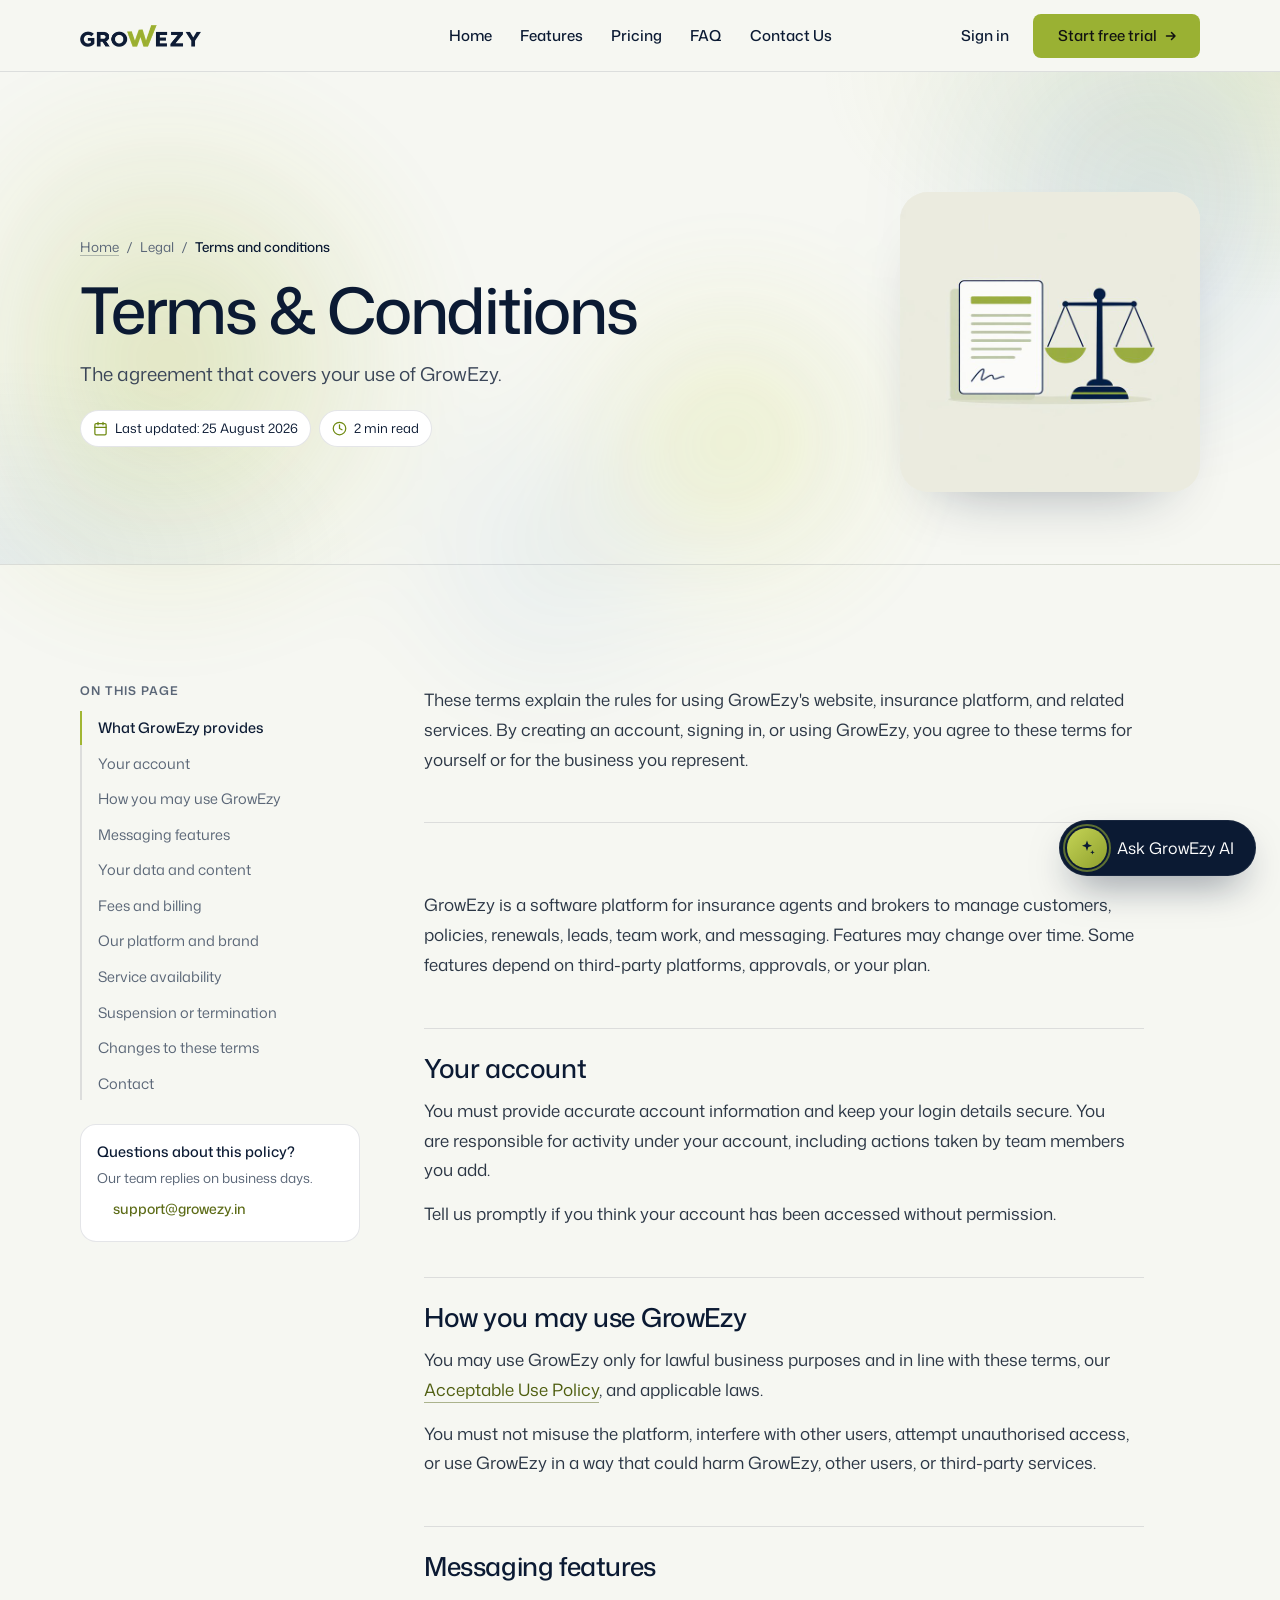
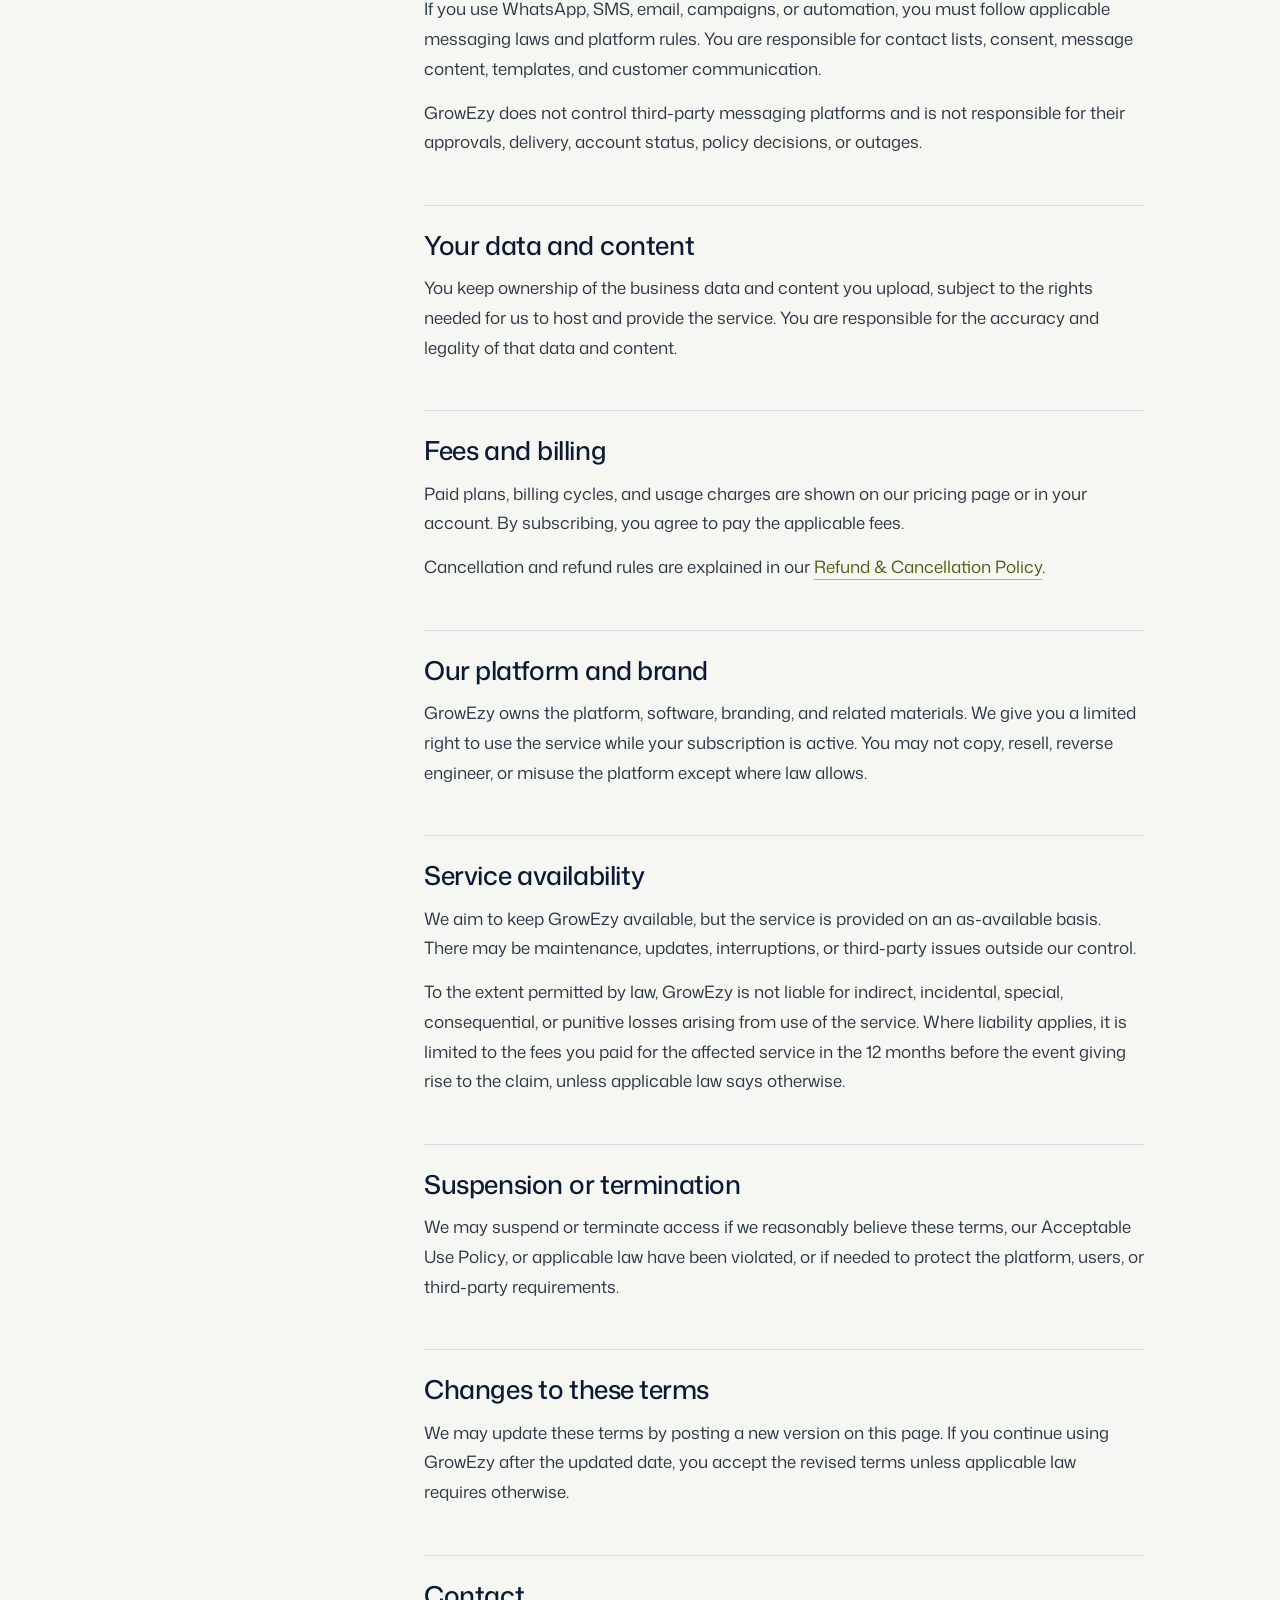
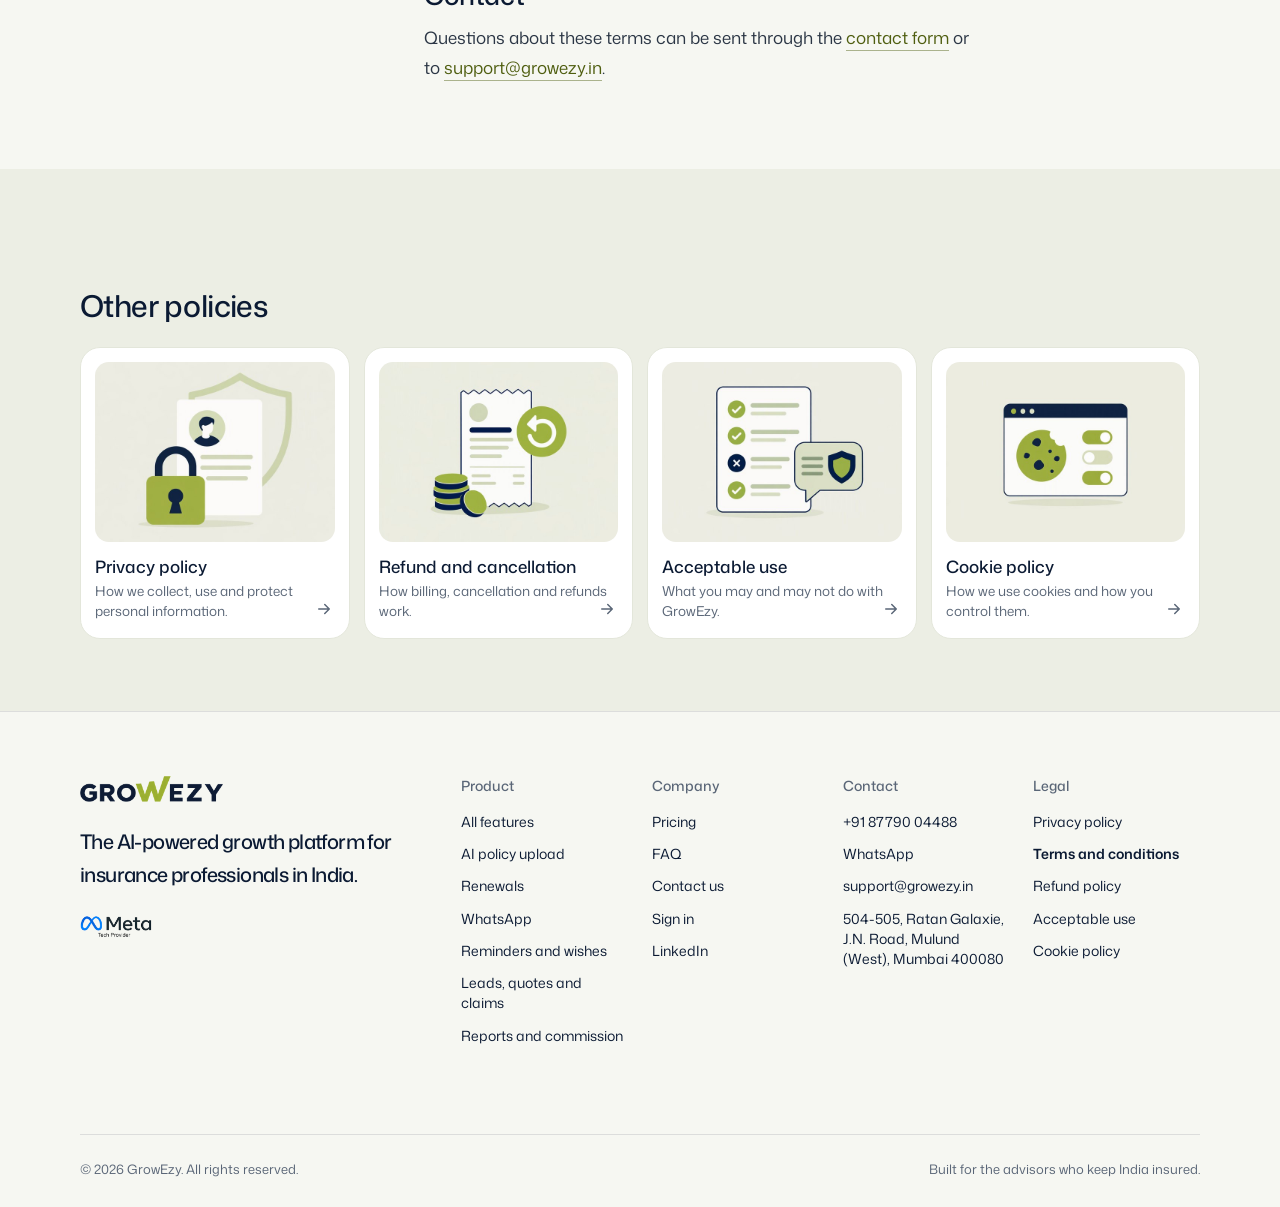
<file: legal/terms-and-conditions.html>
<!doctype html>
<html lang="en" data-type="software" data-radius="soft" data-ground="sage" data-buttons="arrow" data-motion>
<head>
<meta charset="utf-8">
<meta name="viewport" content="width=device-width, initial-scale=1, viewport-fit=cover">
<title>Terms and conditions · GrowEzy</title>
<meta name="description" content="Terms and conditions for GrowEzy, the AI growth platform for insurance advisors in India. The agreement that covers your use of GrowEzy.">
<meta property="og:type" content="website">
<meta property="og:title" content="Terms and conditions · GrowEzy">
<meta property="og:description" content="Terms and conditions for GrowEzy, the AI growth platform for insurance advisors in India. The agreement that covers your use of GrowEzy.">
<meta property="og:image" content="share.jpg">
<meta name="twitter:card" content="summary_large_image">
<link rel="icon" href="../images/favicon-32.png" type="image/png" sizes="32x32">
<link rel="apple-touch-icon" href="../images/favicon-192.png">
<meta name="theme-color" content="#f6f7f2">
<meta name="site-kind" content="software">
<meta name="page-type" content="software">
<link rel="preconnect" href="https://fonts.googleapis.com">
<link rel="preconnect" href="https://fonts.gstatic.com" crossorigin>
<link href="https://fonts.googleapis.com/css2?family=Mona+Sans:wdth,wght@75..125,400..600&family=Geist+Mono:wght@400..500&display=swap" rel="stylesheet">
<link href="https://fonts.googleapis.com/css2?family=Hind:wght@400;500&text=%E2%82%B9&display=swap" rel="stylesheet">
<link rel="stylesheet" href="../assets/system.css">
<link rel="stylesheet" href="../assets/motion/motion.css">
<link rel="stylesheet" href="../assets/backgrounds/backgrounds.css">
<link rel="stylesheet" href="../assets/layout/layout.css">
<link rel="stylesheet" href="../assets/icons/icon.css">
<style>
:root {
  --p-bg: #f6f7f2; --p-surface: #eceee4; --p-ink: #0b1a33; --p-muted: #5a6677;
  --p-accent: #9ab133; --p-accent-ink: #111111; --p-action: #9ab133; --p-action-ink: #111111;
  --p-inv-bg: #0b1a33; --p-inv-surface: #18273f; --p-inv-ink: #f6f7f2; --p-inv-muted: #939ca5;
  --p-inv-accent: #9ab133; --p-inv-accent-ink: #111111; --p-inv-action: #9ab133; --p-inv-action-ink: #111111;
  --font-display: "Mona Sans", "Hind", system-ui, sans-serif;
  --font-text: "Mona Sans", "Hind", system-ui, sans-serif;
  --font-mono: "Geist Mono", ui-monospace, "SFMono-Regular", Menlo, Consolas, monospace;
  --display-weight: 500;
  --display-tracking: -0.03em;
  --display-tracking-xl: -0.04em;
  --display-stretch: 104%;
  --ly-scale: 0.96;
}
</style>
<link href="https://fonts.googleapis.com/css2?family=Lexend:wght@300;400;500;600&display=swap" rel="stylesheet">
<link rel="stylesheet" href="../css/premium.css?v=13">
<link rel="stylesheet" href="../css/sections.css?v=12">
<script>document.documentElement.classList.add('m-enter');setTimeout(()=>document.documentElement.classList.add('m-enter-done'),700)</script>
<script src="../assets/backgrounds/backgrounds.js"></script>
<script>document.documentElement.classList.add('mo-js');setTimeout(()=>document.documentElement.classList.add('mo-safe'),2500)</script>
<link rel="stylesheet" href="../css/pages.css?v=3">
<style>.nav__logo img { display: block; height: 22px; width: auto; } .footer .nav__logo img { height: 26px; }</style>
<link rel="stylesheet" href="../css/chatbot.css?v=2">
</head>
<body class="pg">
<header class="nav nav--centre">
  <div class="wrap nav__bar">
    <a class="skip-link" href="../index.html">Skip to content</a>
    <a class="nav__logo" href="../index.html" aria-label="GrowEzy home"><img src="../images/growezy-logo.png" alt="GrowEzy" width="480" height="87"></a>
    <nav class="nav__links" aria-label="Main">
      <div class="nav__item"><a class="nav__link" href="../index.html#top">Home</a></div>
      <div class="nav__item"><a class="nav__link" href="../index.html#platform">Features</a></div>
      <div class="nav__item"><a class="nav__link" href="../index.html#pricing">Pricing</a></div>
      <div class="nav__item"><a class="nav__link" href="../index.html#faq">FAQ</a></div>
      <div class="nav__item"><a class="nav__link" href="../index.html#contact">Contact Us</a></div>
    </nav>
    <div class="nav__actions">
      <a class="nav__link" href="https://app.growezy.in/login">Sign in</a>
      <a class="btn btn--primary" href="https://app.growezy.in/signup">Start free trial</a>
    </div>
    <button class="nav__toggle" type="button" aria-expanded="false" aria-label="Menu">
      <svg width="18" height="18" viewBox="0 0 18 18" aria-hidden="true"><path d="M2 5h14M2 13h14" stroke="currentColor" stroke-width="1.6" stroke-linecap="round"/></svg>
    </button>
  </div>
</header>
<main id="top">
  <section class="lg-hero" aria-labelledby="lg-h">
    <div class="wrap lg-hero__in">
      <div class="lg-hero__txt" data-reveal>
        <nav class="lg-crumb" aria-label="Breadcrumb"><a href="../index.html">Home</a><span>/</span><span>Legal</span><span>/</span><span aria-current="page">Terms and conditions</span></nav>
        <h1 id="lg-h">Terms &amp; Conditions</h1>
        <p class="lg-lede">The agreement that covers your use of GrowEzy.</p>
        <div class="lg-meta"><span class="lg-chip"><svg viewBox="0 0 24 24" aria-hidden="true"><rect x="3" y="4" width="18" height="18" rx="2"/><path d="M16 2v4M8 2v4M3 10h18"/></svg>Last updated: 25 August 2026</span><span class="lg-chip"><svg viewBox="0 0 24 24" aria-hidden="true"><circle cx="12" cy="12" r="10"/><path d="M12 6v6l4 2"/></svg><span data-readtime>5 min read</span></span></div>
      </div>
      <div class="lg-hero__art"><img src="../images/legal-terms.jpg" alt="" width="640" height="640"></div>
    </div>
  </section>
  <section class="lg-body">
    <div class="wrap lg-grid">
      <aside class="lg-toc" aria-label="On this page">
        <p class="lg-toc__h">On this page</p>
        <ol><li><a href="#what-growezy-provides">What GrowEzy provides</a></li><li><a href="#your-account">Your account</a></li><li><a href="#how-you-may-use-growezy">How you may use GrowEzy</a></li><li><a href="#messaging-features">Messaging features</a></li><li><a href="#your-data-and-content">Your data and content</a></li><li><a href="#fees-and-billing">Fees and billing</a></li><li><a href="#our-platform-and-brand">Our platform and brand</a></li><li><a href="#service-availability">Service availability</a></li><li><a href="#suspension-or-termination">Suspension or termination</a></li><li><a href="#changes-to-these-terms">Changes to these terms</a></li><li><a href="#contact">Contact</a></li></ol>
        <div class="lg-help"><b>Questions about this policy?</b><p>Our team replies on business days.</p><a href="mailto:support@growezy.in">support@growezy.in</a></div>
      </aside>
      <article class="lg-doc" data-doc><p>These terms explain the rules for using GrowEzy's website, insurance platform, and related services. By creating an account, signing in, or using GrowEzy, you agree to these terms for yourself or for the business you represent.</p><h2 id="what-growezy-provides">What GrowEzy provides</h2><p>GrowEzy is a software platform for insurance agents and brokers to manage customers, policies, renewals, leads, team work, and messaging. Features may change over time. Some features depend on third-party platforms, approvals, or your plan.</p><h2 id="your-account">Your account</h2><p>You must provide accurate account information and keep your login details secure. You are responsible for activity under your account, including actions taken by team members you add.</p><p>Tell us promptly if you think your account has been accessed without permission.</p><h2 id="how-you-may-use-growezy">How you may use GrowEzy</h2><p>You may use GrowEzy only for lawful business purposes and in line with these terms, our <a href="acceptable-use-policy.html">Acceptable Use Policy</a>, and applicable laws.</p><p>You must not misuse the platform, interfere with other users, attempt unauthorised access, or use GrowEzy in a way that could harm GrowEzy, other users, or third-party services.</p><h2 id="messaging-features">Messaging features</h2><p>If you use WhatsApp, SMS, email, campaigns, or automation, you must follow applicable messaging laws and platform rules. You are responsible for contact lists, consent, message content, templates, and customer communication.</p><p>GrowEzy does not control third-party messaging platforms and is not responsible for their approvals, delivery, account status, policy decisions, or outages.</p><h2 id="your-data-and-content">Your data and content</h2><p>You keep ownership of the business data and content you upload, subject to the rights needed for us to host and provide the service. You are responsible for the accuracy and legality of that data and content.</p><h2 id="fees-and-billing">Fees and billing</h2><p>Paid plans, billing cycles, and usage charges are shown on our pricing page or in your account. By subscribing, you agree to pay the applicable fees.</p><p>Cancellation and refund rules are explained in our <a href="refund-cancellation-policy.html">Refund &amp; Cancellation Policy</a>.</p><h2 id="our-platform-and-brand">Our platform and brand</h2><p>GrowEzy owns the platform, software, branding, and related materials. We give you a limited right to use the service while your subscription is active. You may not copy, resell, reverse engineer, or misuse the platform except where law allows.</p><h2 id="service-availability">Service availability</h2><p>We aim to keep GrowEzy available, but the service is provided on an as-available basis. There may be maintenance, updates, interruptions, or third-party issues outside our control.</p><p>To the extent permitted by law, GrowEzy is not liable for indirect, incidental, special, consequential, or punitive losses arising from use of the service. Where liability applies, it is limited to the fees you paid for the affected service in the 12 months before the event giving rise to the claim, unless applicable law says otherwise.</p><h2 id="suspension-or-termination">Suspension or termination</h2><p>We may suspend or terminate access if we reasonably believe these terms, our Acceptable Use Policy, or applicable law have been violated, or if needed to protect the platform, users, or third-party requirements.</p><h2 id="changes-to-these-terms">Changes to these terms</h2><p>We may update these terms by posting a new version on this page. If you continue using GrowEzy after the updated date, you accept the revised terms unless applicable law requires otherwise.</p><h2 id="contact">Contact</h2><p>Questions about these terms can be sent through the <a href="../index.html#contact">contact form</a> or to <a href="mailto:support@growezy.in">support@growezy.in</a>.</p></article>
    </div>
  </section>
  <section class="lg-more" aria-labelledby="lg-more-h">
    <div class="wrap">
      <h2 id="lg-more-h">Other policies</h2>
      <div class="lg-others"><a class="lg-other" href="privacy-policy.html"><span class="lg-other__img"><img src="../images/legal-privacy.jpg" alt="" width="640" height="640" loading="lazy"></span><span><b>Privacy policy</b><small>How we collect, use and protect personal information.</small></span><svg viewBox="0 0 24 24" aria-hidden="true"><path d="M5 12h14M13 6l6 6-6 6"/></svg></a><a class="lg-other" href="refund-cancellation-policy.html"><span class="lg-other__img"><img src="../images/legal-refund.jpg" alt="" width="640" height="640" loading="lazy"></span><span><b>Refund and cancellation</b><small>How billing, cancellation and refunds work.</small></span><svg viewBox="0 0 24 24" aria-hidden="true"><path d="M5 12h14M13 6l6 6-6 6"/></svg></a><a class="lg-other" href="acceptable-use-policy.html"><span class="lg-other__img"><img src="../images/legal-aup.jpg" alt="" width="640" height="640" loading="lazy"></span><span><b>Acceptable use</b><small>What you may and may not do with GrowEzy.</small></span><svg viewBox="0 0 24 24" aria-hidden="true"><path d="M5 12h14M13 6l6 6-6 6"/></svg></a><a class="lg-other" href="cookie-policy.html"><span class="lg-other__img"><img src="../images/legal-cookie.jpg" alt="" width="640" height="640" loading="lazy"></span><span><b>Cookie policy</b><small>How we use cookies and how you control them.</small></span><svg viewBox="0 0 24 24" aria-hidden="true"><path d="M5 12h14M13 6l6 6-6 6"/></svg></a></div>
    </div>
  </section>
</main>

<footer class="footer closing" id="footer" aria-label="Site footer">
  <div class="wrap">
    <div class="closing__links">
      <div class="grid">
        <div class="span-4 stack-4">
          <a class="nav__logo" href="../index.html" aria-label="GrowEzy home"><img src="../images/growezy-logo.png" alt="GrowEzy" width="480" height="87" loading="lazy"></a>
          <p class="footer__lede">The AI-powered growth platform for insurance professionals in India.</p>
          <img class="footer__meta" src="../images/meta-tech-provider.png" alt="Meta Tech Provider" width="266" height="148" loading="lazy">
        </div>
        <div class="span-2 footer__col"><h3>Product</h3><ul><li><a href="../index.html#platform">All features</a></li><li><a href="../index.html#ai">AI policy upload</a></li><li><a href="../index.html#renewals">Renewals</a></li><li><a href="../index.html#whatsapp">WhatsApp</a></li><li><a href="../index.html#campaigns">Reminders and wishes</a></li><li><a href="../index.html#pipeline">Leads, quotes and claims</a></li><li><a href="../index.html#numbers">Reports and commission</a></li></ul></div>
        <div class="span-2 footer__col"><h3>Company</h3><ul><li><a href="../index.html#pricing">Pricing</a></li><li><a href="../index.html#faq">FAQ</a></li><li><a href="../index.html#contact">Contact us</a></li><li><a href="https://app.growezy.in/login">Sign in</a></li><li><a href="https://www.linkedin.com/company/growezy/">LinkedIn</a></li></ul></div>
        <div class="span-2 footer__col"><h3>Contact</h3><ul><li><a href="tel:+918779004488">+91 87790 04488</a></li><li><a href="https://wa.me/918779004488">WhatsApp</a></li><li><a href="mailto:support@growezy.in">support@growezy.in</a></li><li>504-505, Ratan Galaxie, J.N. Road, Mulund (West), Mumbai 400080</li></ul></div>
        <div class="span-2 footer__col"><h3>Legal</h3><ul><li><a href="../legal/privacy-policy.html">Privacy policy</a></li><li><a href="../legal/terms-and-conditions.html" aria-current="page">Terms and conditions</a></li><li><a href="../legal/refund-cancellation-policy.html">Refund policy</a></li><li><a href="../legal/acceptable-use-policy.html">Acceptable use</a></li><li><a href="../legal/cookie-policy.html">Cookie policy</a></li></ul></div>
      </div>
      <div class="footer__legal">
        <span>&copy; 2026 GrowEzy. All rights reserved.</span>
        <span>Built for the advisors who keep India insured.</span>
      </div>
    </div>
  </div>
</footer>
<script type="module" src="../assets/system.js"></script>
<script type="module" src="../assets/motion/motion.js"></script>
<script src="../js/premium.js?v=13" defer></script>
<script src="../js/pages.js?v=1" defer></script>
<script src="../js/chatbot.js?v=2" defer></script>
</body>
</html>
</file>
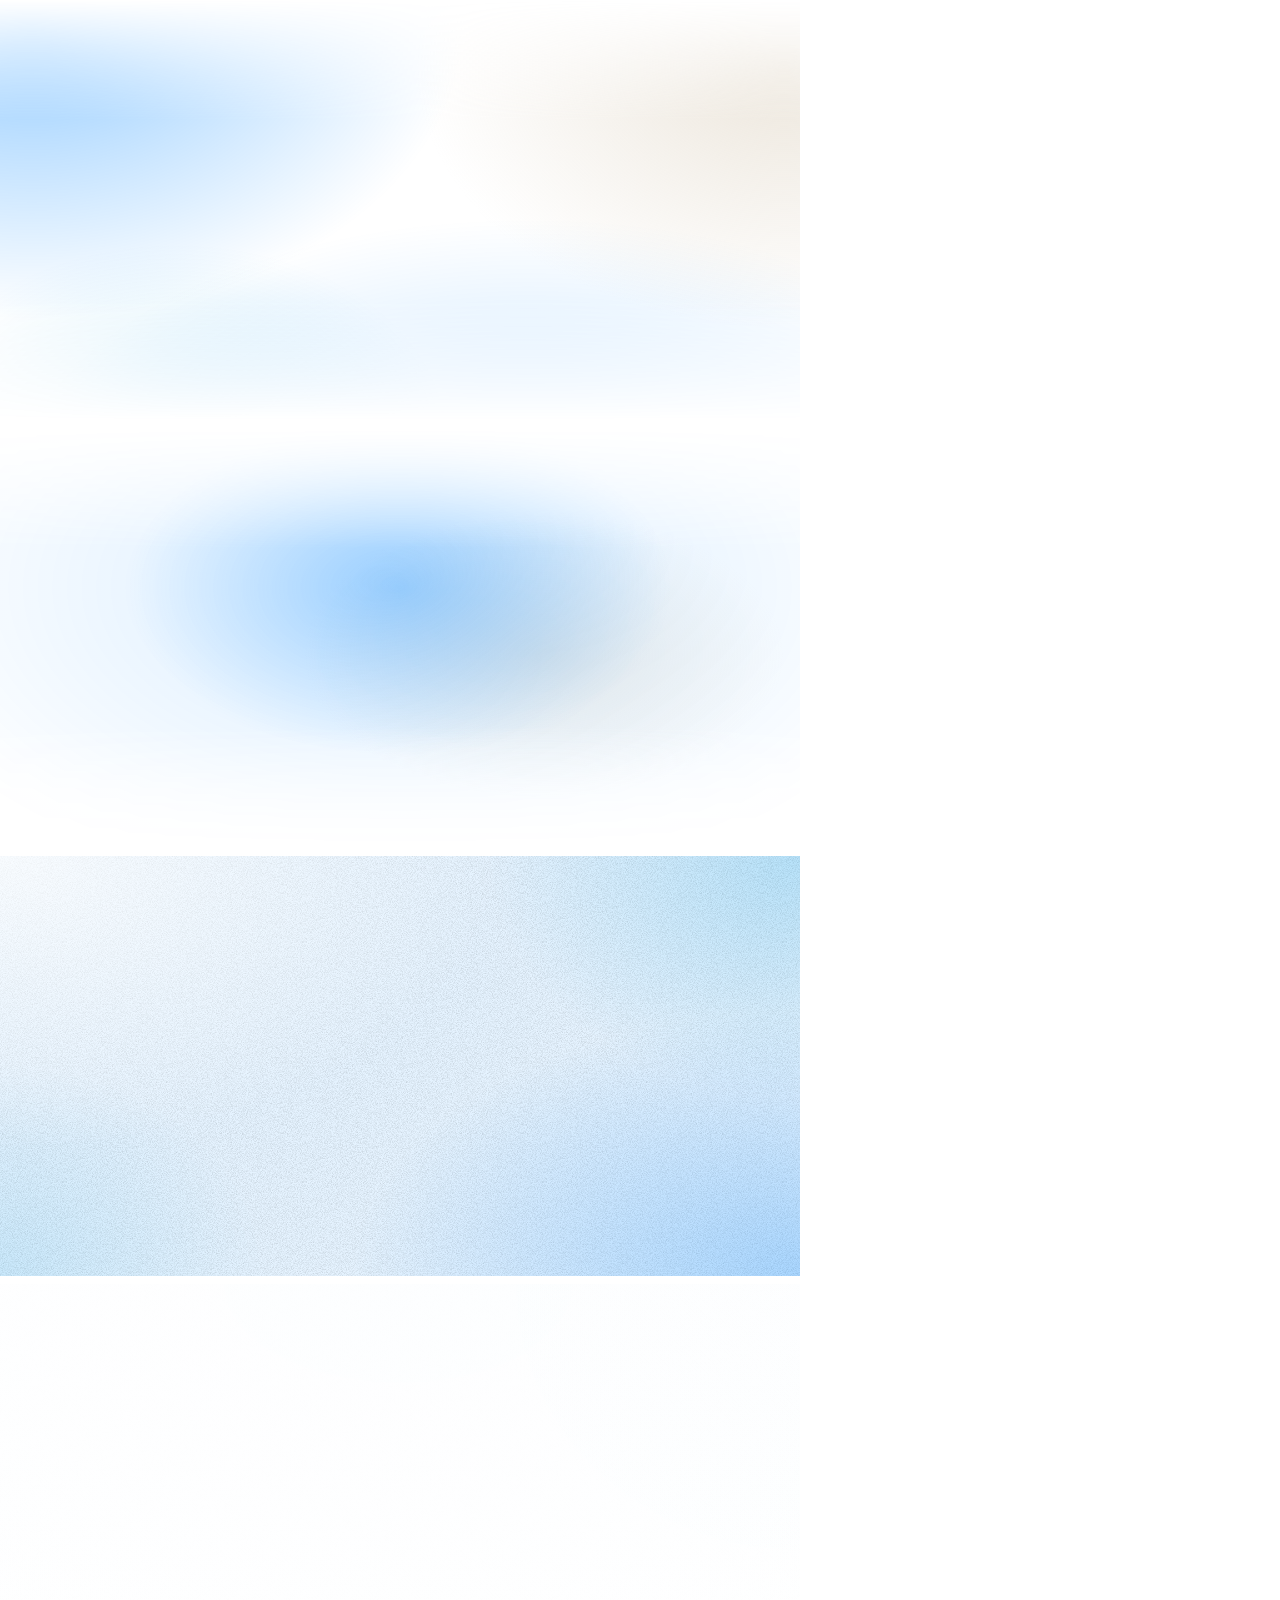
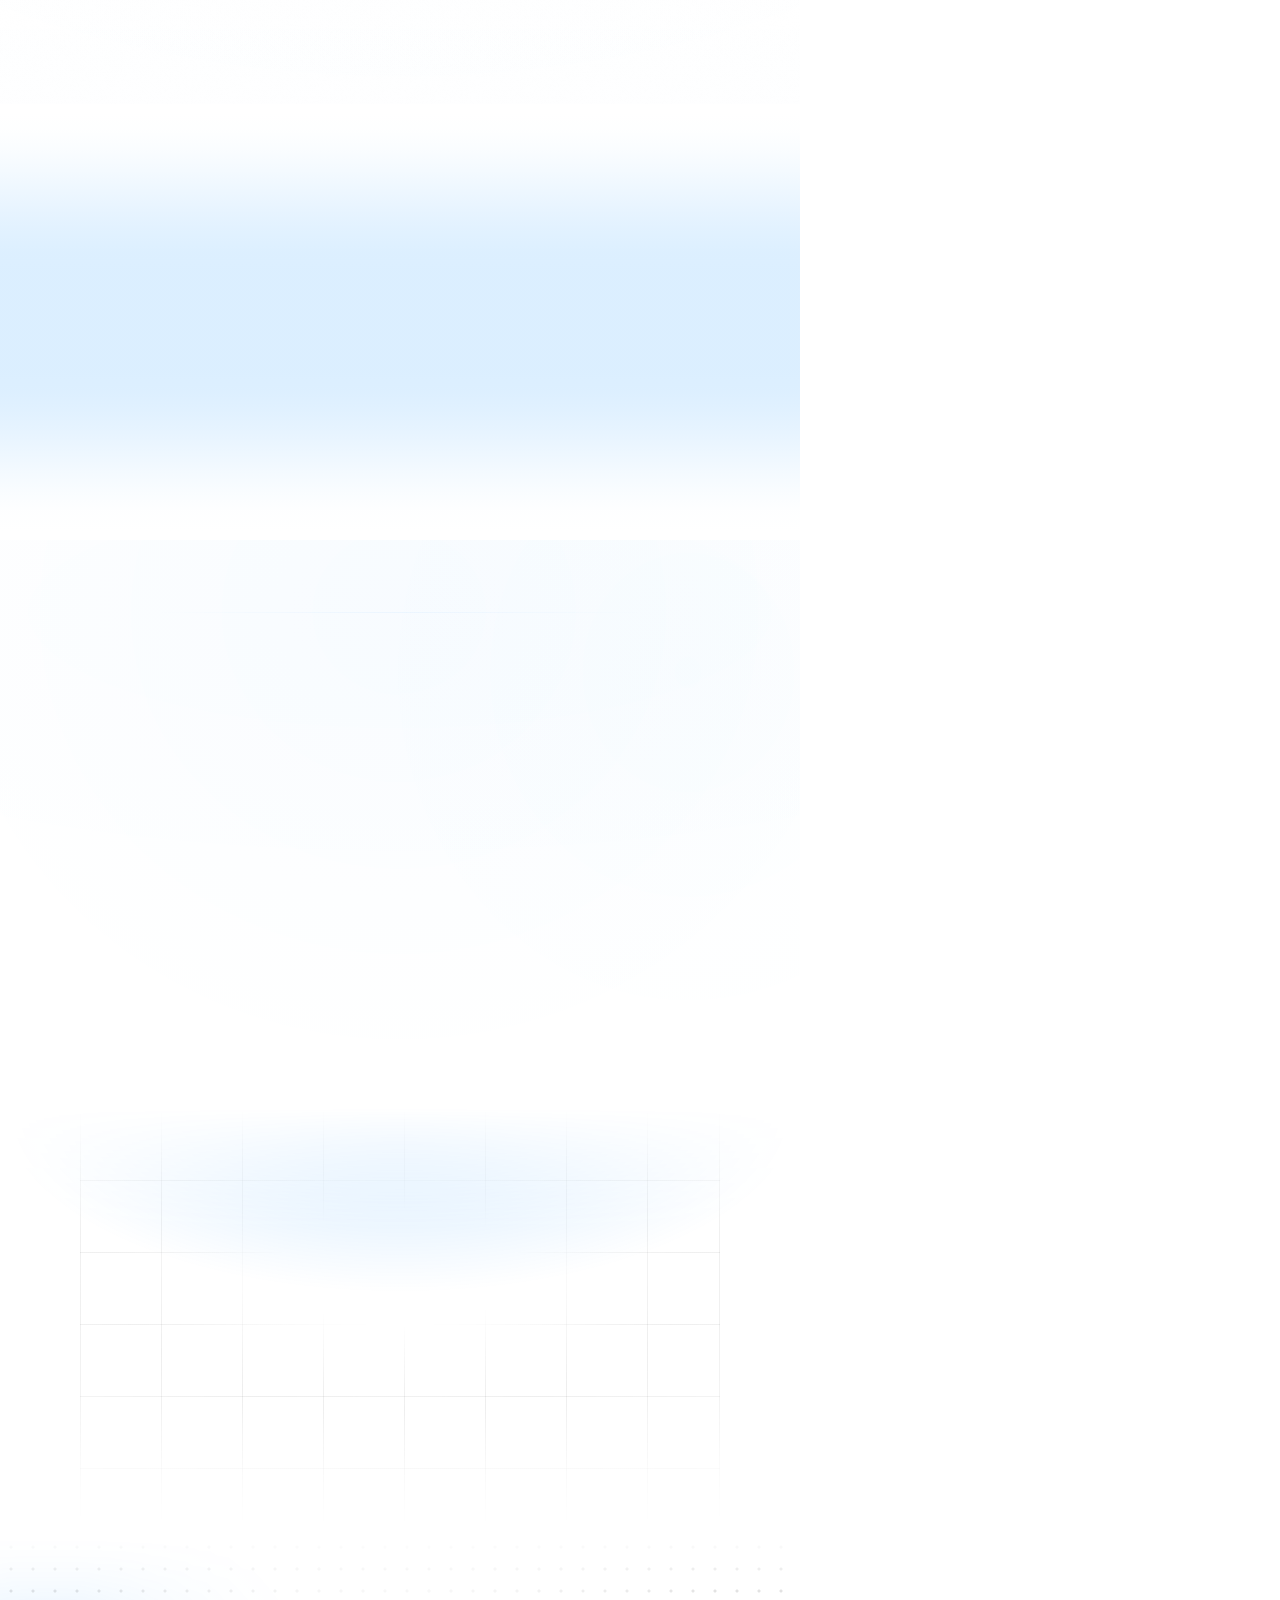
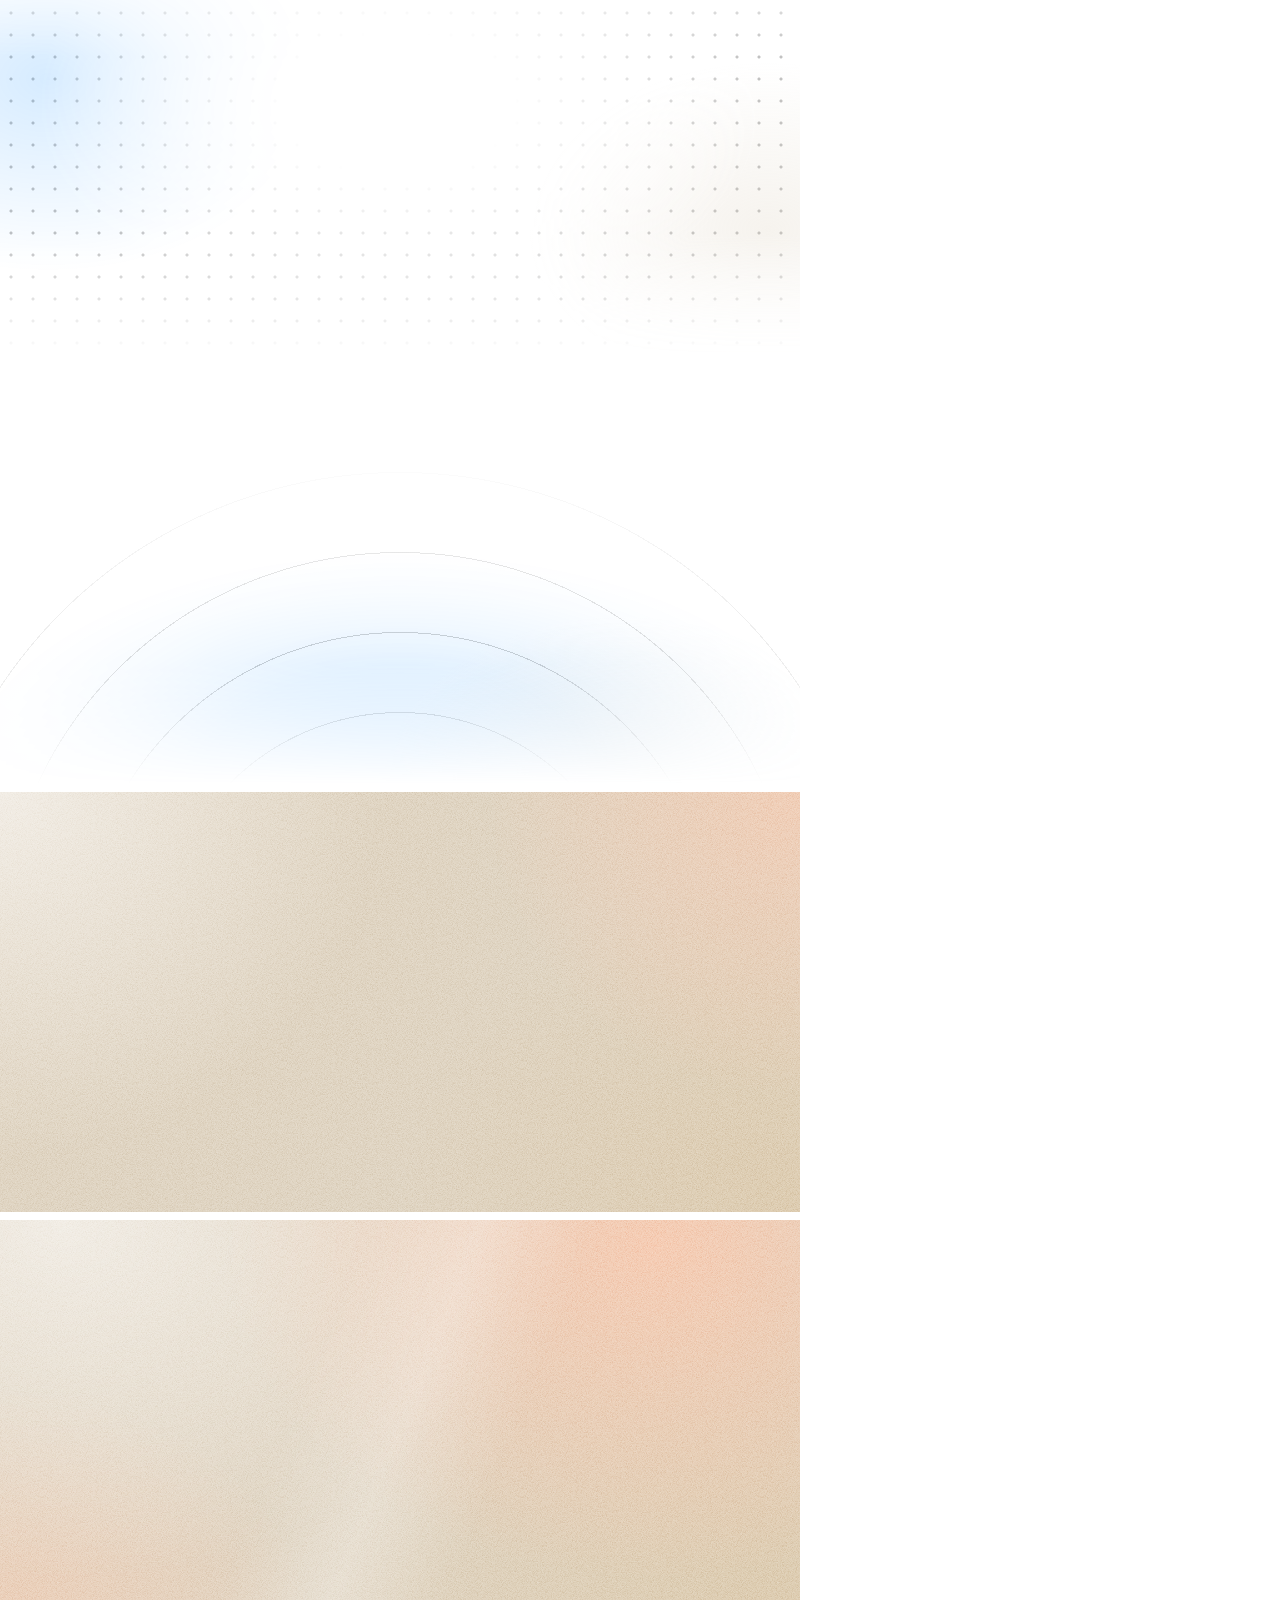
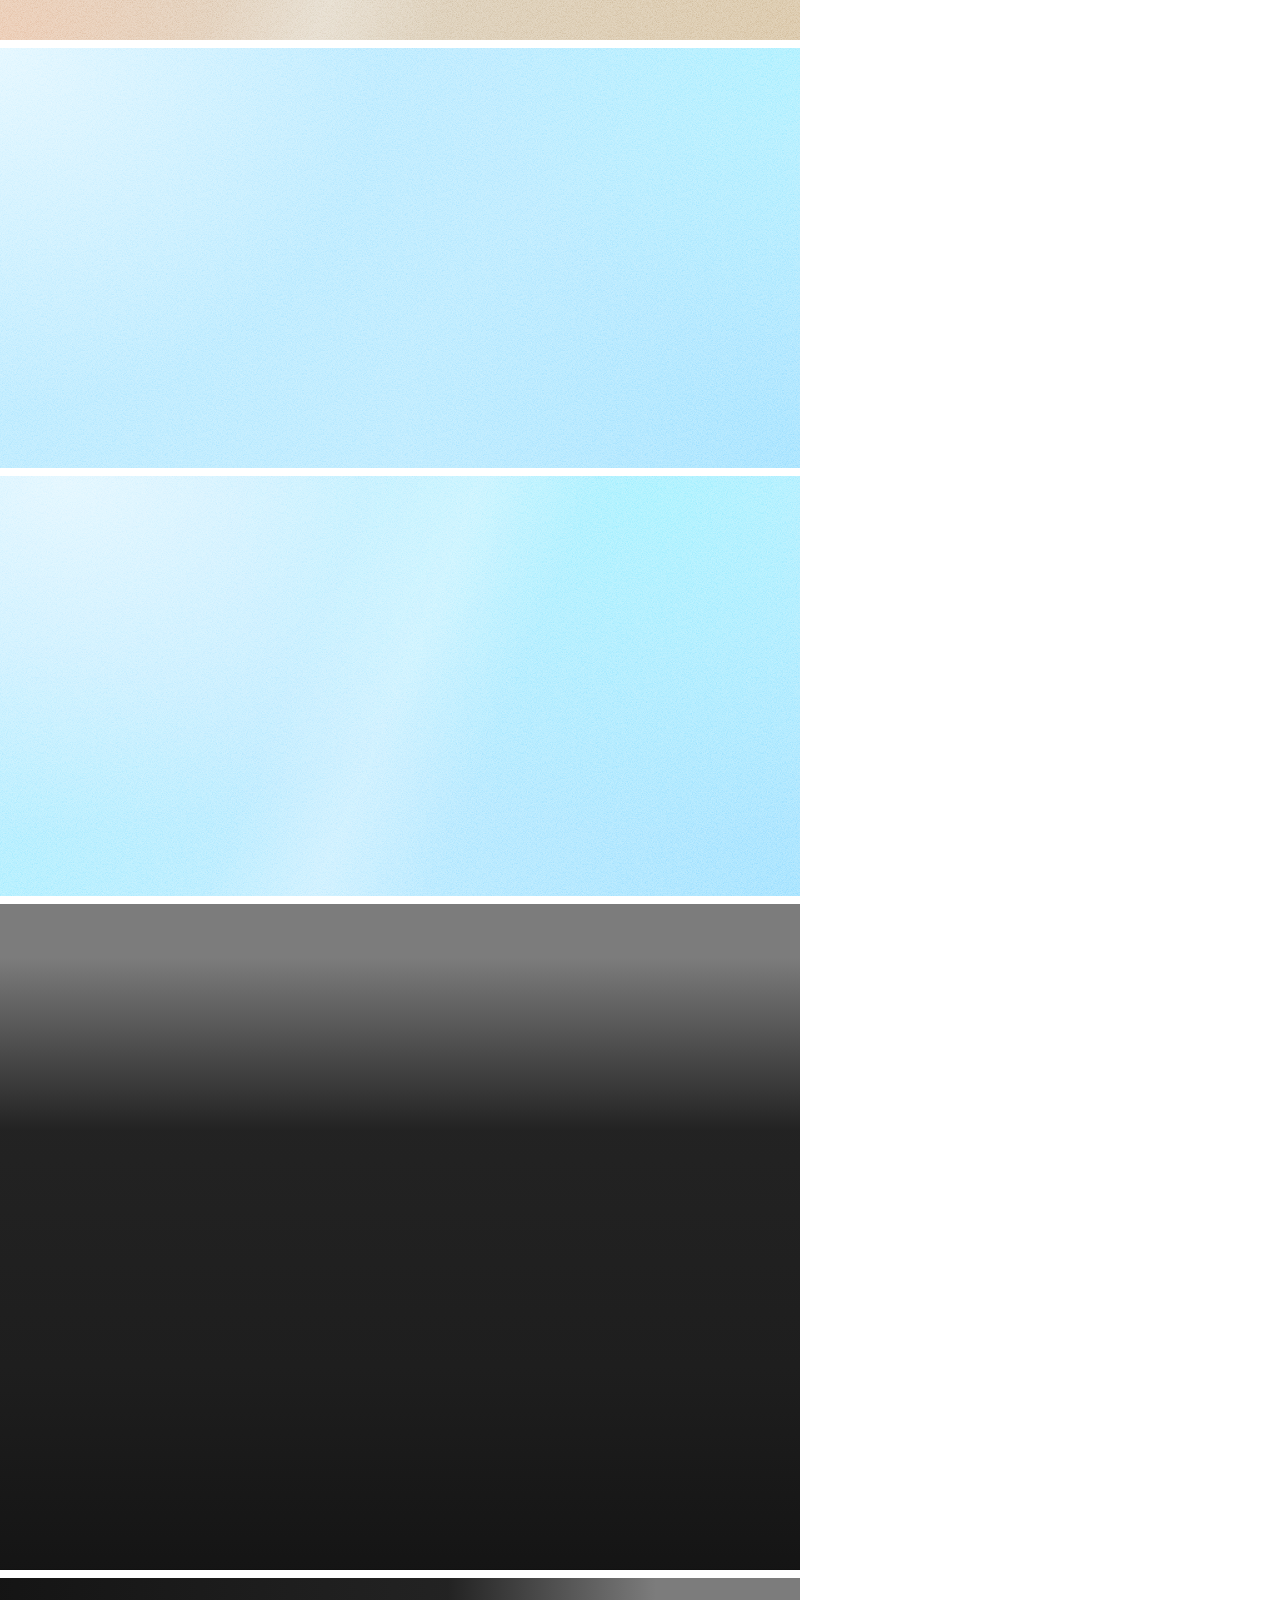
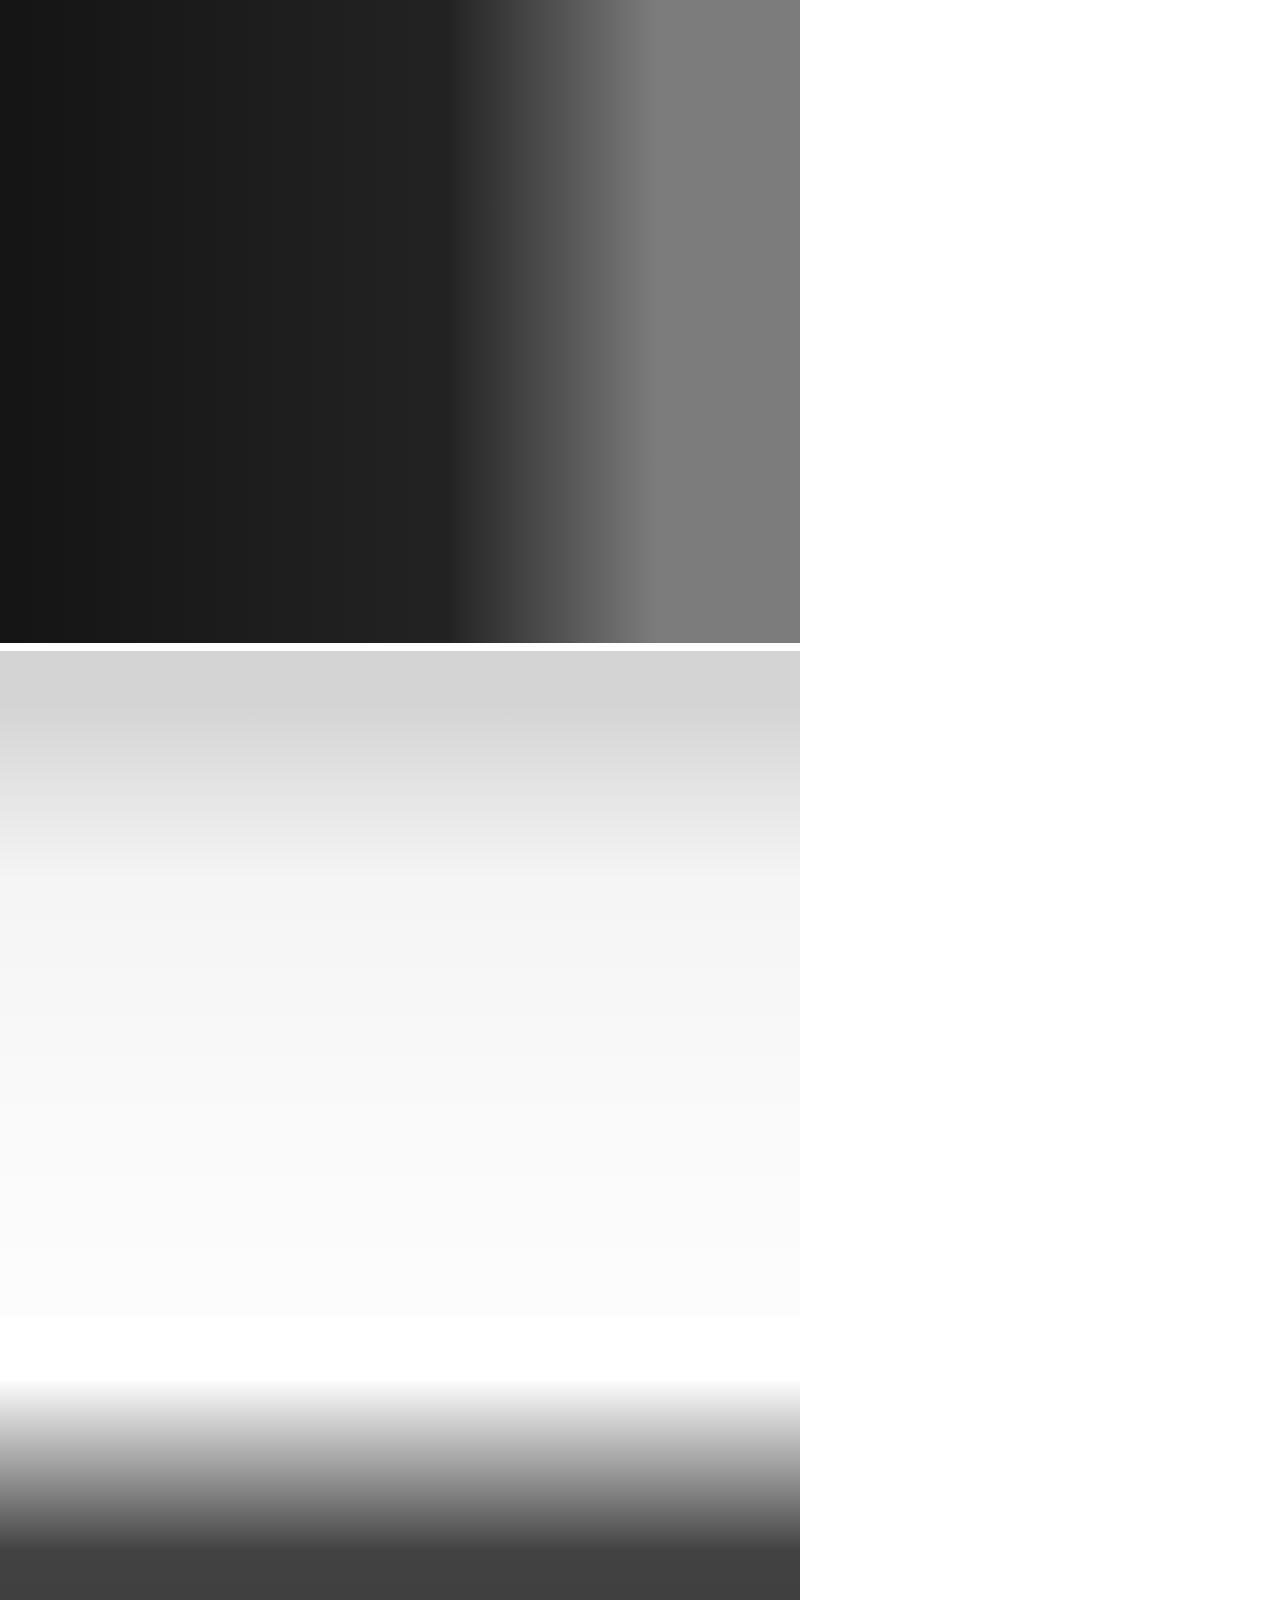
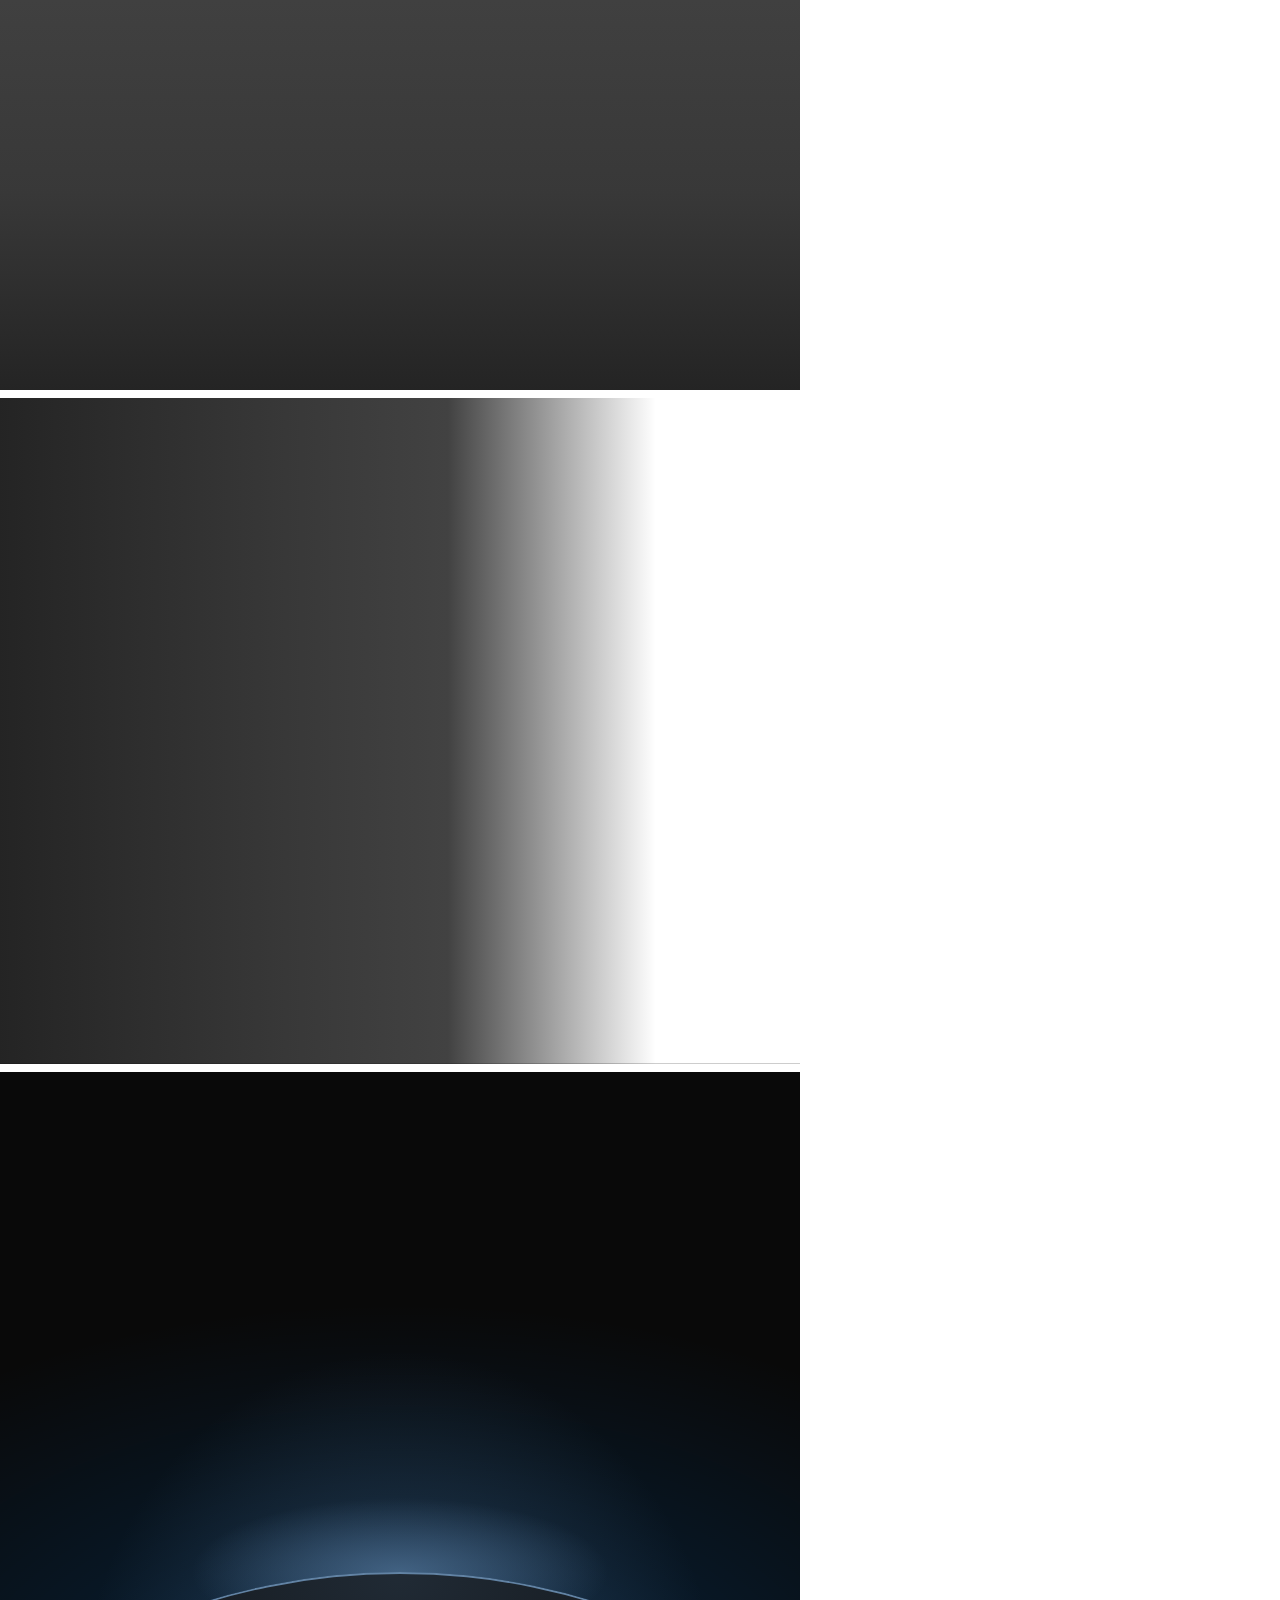
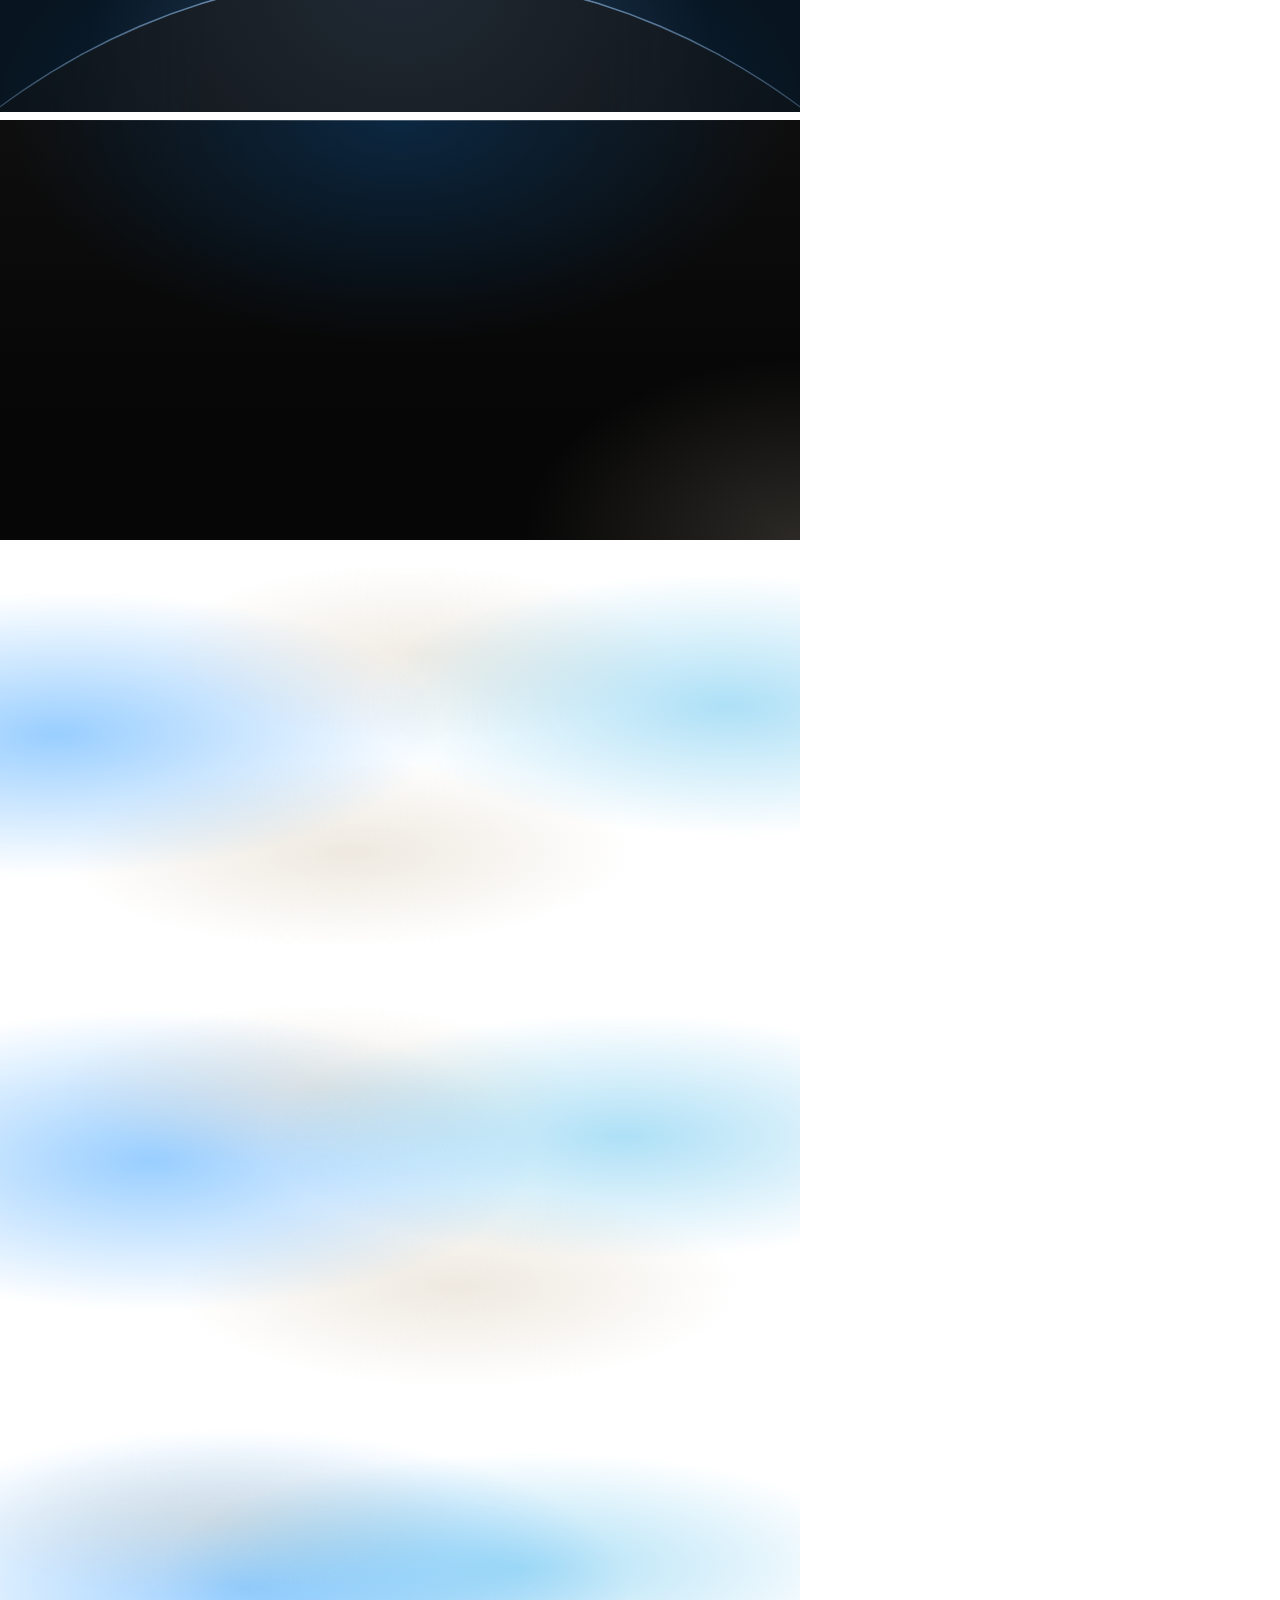
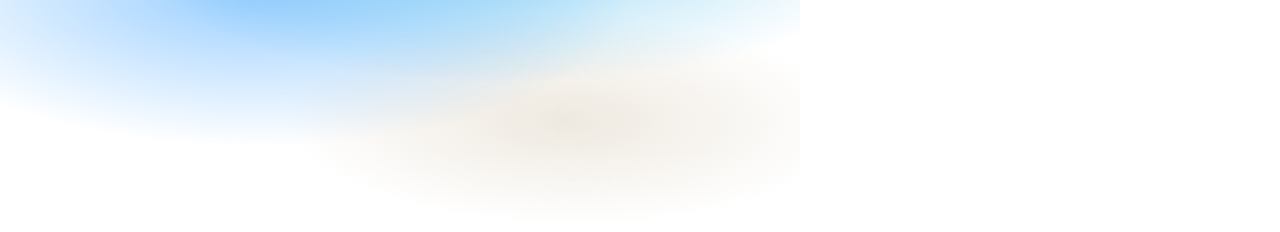
<file: assets/backgrounds/check.html>
<!doctype html>
<html lang="en" data-ground="sand">
<head>
<meta charset="utf-8">
<title>Backgrounds contrast check</title>
<!-- Every ground in a 800px box, for check.mjs: it sets a palette, screenshots the boxes and measures
     the ink and muted contrast on every pixel of each ground's text zone (index.json). The photograph
     grounds sit on a flat grey picture: #7c7c7c for the dark scrim, #d4d4d4 for the light one; and the worst case of the dark scrim: a white
     picture (white words on it). The light scrim is for pale photographs only. -->
<link rel="stylesheet" href="../system.css">
<link rel="stylesheet" href="backgrounds.css">
<style>body { margin: 0; width: 800px; } .box { width: 800px; margin: 0 0 8px; padding: 24px; font-size: 20px; } .pi, .pm { visibility: hidden; } .pi { color: var(--ink); } .pm { color: var(--muted); }  /* the liquid blobs held at the start, the middle and the end of their drift (the keyframes in backgrounds.css), so the text zone is measured where they stand under it */
  .at-start::before { animation: none; transform: translate3d(-7%, 0, 0) skewX(-7deg) scaleY(.94); } .at-start::after { animation: none; transform: translate3d(8%, 0, 0) skewX(6deg) scaleY(1.04); }
  .at-mid::before { animation: none; transform: translate3d(.5%, 0, 0) skewX(-.5deg) scaleY(.995); } .at-mid::after { animation: none; transform: translate3d(-.5%, 0, 0) scaleY(.98); }
  .at-end::before { animation: none; transform: translate3d(8%, 0, 0) skewX(6deg) scaleY(1.05); } .at-end::after { animation: none; transform: translate3d(-9%, 0, 0) skewX(-6deg) scaleY(.92); }
</style>
<script src="backgrounds.js" defer></script>
</head>
<body>
<div class="bg-mist box" data-g="mist" style="height:420px"><span class="pi">Ink</span> <span class="pm">Muted</span></div>
<div class="bg-halo box" data-g="halo" style="height:420px"><span class="pi">Ink</span> <span class="pm">Muted</span></div>
<div class="bg-grain box" data-g="grain" style="height:420px"><span class="pi">Ink</span> <span class="pm">Muted</span></div>
<div class="bg-paper box" data-g="paper" style="height:420px"><span class="pi">Ink</span> <span class="pm">Muted</span></div>
<div class="bg-dusk box" data-g="dusk" style="height:420px"><span class="pi">Ink</span> <span class="pm">Muted</span></div>
<div class="bg-topglow box" data-g="topglow" style="height:560px"><span class="pi">Ink</span> <span class="pm">Muted</span></div>
<div class="bg-ruled box" data-g="ruled" style="height:420px"><span class="pi">Ink</span> <span class="pm">Muted</span></div>
<div class="bg-dots box" data-g="dots" style="height:420px"><span class="pi">Ink</span> <span class="pm">Muted</span></div>
<div class="bg-arcs box" data-g="arcs" style="height:420px"><span class="pi">Ink</span> <span class="pm">Muted</span></div>
<div class="bg-band box" data-g="band" style="height:420px"><span class="pi">Ink</span> <span class="pm">Muted</span></div>
<div class="bg-field box" data-g="field" style="height:420px"><span class="pi">Ink</span> <span class="pm">Muted</span></div>
<div class="bg-band bg-tint box" data-g="band-tint" style="height:420px"><span class="pi">Ink</span> <span class="pm">Muted</span></div>
<div class="bg-field bg-tint box" data-g="field-tint" style="height:420px"><span class="pi">Ink</span> <span class="pm">Muted</span></div>
<div class="bg-photo box" data-g="photo" style="height:520px;--g-photo:linear-gradient(#7c7c7c,#7c7c7c)"><span class="pi">Ink</span> <span class="pm">Muted</span></div>
<div class="bg-photo bg-photo--left box" data-g="photo-left" style="height:520px;--g-photo:linear-gradient(#7c7c7c,#7c7c7c)"><span class="pi">Ink</span> <span class="pm">Muted</span></div>
<div class="bg-photo bg-photo--light box" data-g="photo-light" style="height:520px;--g-photo:linear-gradient(#d4d4d4,#d4d4d4)"><span class="pi">Ink</span> <span class="pm">Muted</span></div>
<div class="bg-photo box" data-g="photo-white" style="height:520px;--g-photo:linear-gradient(#fff,#fff)"><span class="pi">Ink</span> <span class="pm">Muted</span></div>
<div class="bg-photo bg-photo--left box" data-g="photo-left-white" style="height:520px;--g-photo:linear-gradient(#fff,#fff)"><span class="pi">Ink</span> <span class="pm">Muted</span></div>
<div class="bg-horizon box" data-g="horizon" style="height:640px"><span class="pi">Ink</span> <span class="pm">Muted</span></div>
<div class="bg-deep box" data-g="deep" style="height:420px"><span class="pi">Ink</span> <span class="pm">Muted</span></div>
<div class="bg-liquid box at-start" data-g="liquid" data-no-pause style="height:420px"><span class="pi">Ink</span> <span class="pm">Muted</span></div>
<div class="bg-liquid box at-mid" data-g="liquid-mid" data-no-pause style="height:420px"><span class="pi">Ink</span> <span class="pm">Muted</span></div>
<div class="bg-liquid box at-end" data-g="liquid-end" data-no-pause style="height:420px"><span class="pi">Ink</span> <span class="pm">Muted</span></div>

</body>
</html>
</file>
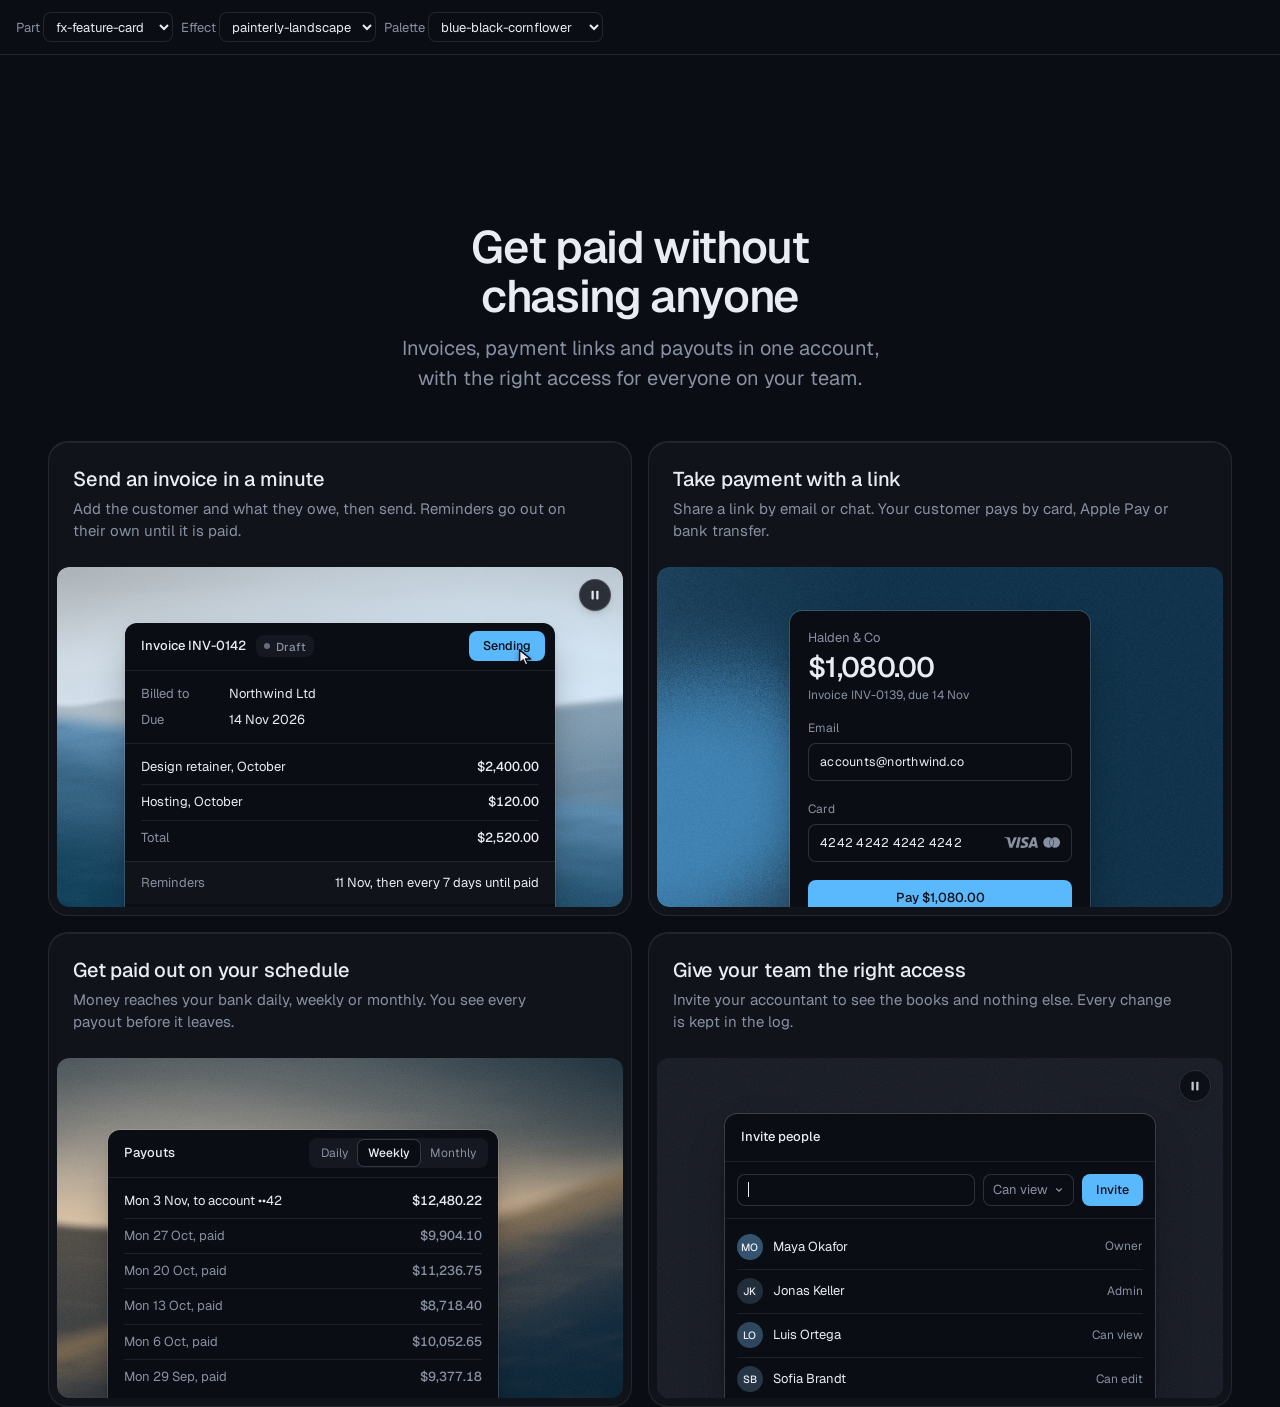
<file: assets/components/_lab.html>
<!doctype html>
<html lang="en" data-radius="soft">
<head>
<script>window.__tpGlMax = 16;   /* a gallery shows many live effects at once; a page of a site keeps the default 4 (fx.js) */</script>
<meta charset="utf-8">
<meta name="viewport" content="width=device-width, initial-scale=1">
<title>Component lab</title>
<link rel="preconnect" href="https://fonts.googleapis.com">
<link rel="preconnect" href="https://fonts.gstatic.com" crossorigin>
<link href="https://fonts.googleapis.com/css2?family=Geist:wght@100..900&family=Geist+Mono:wght@400..600&display=swap" rel="stylesheet">
<link rel="stylesheet" href="../system.css">
<link rel="stylesheet" href="./base.css">
<style>
  /* one component on its own, with a chosen effect (or object) and palette:
     _lab.html?c=fx-chart&fx=ruled-grounds&palette=white-link-blue&w=640 */
  :root { --font-display: "Geist", system-ui, sans-serif; --font-text: "Geist", system-ui, sans-serif; --font-mono: "Geist Mono", ui-monospace, monospace; --display-weight: 560; --display-tracking: -0.03em; }
  body { min-height: 100vh; margin: 0; }
  .bar { display: flex; flex-wrap: wrap; gap: 8px; align-items: center; padding: 12px 16px; border-bottom: 1px solid var(--line); font: 13px/1.4 var(--font-text); color: var(--muted); }
  .bar select { font: inherit; color: var(--ink); background: var(--bg); border: 1px solid var(--line); border-radius: var(--r-sm); height: 30px; padding: 0 8px; }
  .stage { padding: clamp(16px, 4vw, 48px); margin-inline: auto; }
</style>
</head>
<body>
<div class="bar">
  <label>Part <select id="c"></select></label>
  <label>Effect <select id="fx"></select></label>
  <label>Palette <select id="pal"></select></label>
</div>
<main class="stage" id="stage"></main>
<script type="module">
  import fx from '../effects/fx.js';
  const PARTS = ['fx-feature-card', 'fx-dither-object', 'fx-headline', 'fx-button', 'fx-prompt', 'fx-icon-tiles', 'fx-stat', 'fx-globe', 'fx-map', 'fx-chart', 'fx-bars', 'fx-band', 'fx-spotlight', 'fx-photo', 'fx-avatar', 'fx-search', 'fx-logos', 'fx-tabs', 'fx-pricing', 'fx-progress'];
  const PALETTES = {
    'blue-black-cornflower': { bg: '#0a0d14', surface: '#131824', ink: '#e9edf3', muted: '#8891a1', accent: '#5ab9fc', accentInk: '#0a0d14' },
    'graphite-safety-orange': { bg: '#18191b', surface: '#222427', ink: '#eff0f1', muted: '#9c9ea3', accent: '#ff4a1f', accentInk: '#18191b' },
    'white-link-blue': { bg: '#ffffff', surface: '#f4f4f4', ink: '#111111', muted: '#6b6b6b', accent: '#1a4be0', accentInk: '#ffffff' },
    'moss-sand': { bg: '#ddd6c6', surface: '#d2cab8', ink: '#2a2a26', muted: '#59574e', accent: '#4f6238', accentInk: '#ffffff' },
    'cobalt-field': { bg: '#0034eb', surface: '#002fd6', ink: '#ffffff', muted: '#dfe4f2', accent: '#e9e34a', accentInk: '#111111' },
  };
  const q = new URLSearchParams(location.search);
  const part = PARTS.includes(q.get('c')) ? q.get('c') : PARTS[0];
  const palId = PALETTES[q.get('palette')] ? q.get('palette') : 'blue-black-cornflower';
  const p = PALETTES[palId];
  const s = document.documentElement.style;
  const action = fx.color.contrast(p.accent, p.bg) >= 2.2 ? p.accent : p.ink;
  Object.entries({ '--p-bg': p.bg, '--p-surface': p.surface, '--p-ink': p.ink, '--p-muted': p.muted, '--p-accent': p.accent, '--p-accent-ink': p.accentInk, '--p-action': action, '--p-action-ink': action === p.accent ? p.accentInk : p.bg }).forEach(([k, v]) => s.setProperty(k, v));
  s.colorScheme = fx.color.isDark(p.bg) ? 'dark' : 'light';
  if (q.has('fallback')) fx.config.forceFallback = true;
  // one part at a time: at most 4 live WebGL contexts on this page
  fx.config.maxLive = 4;
  if (q.has('w')) document.getElementById('stage').style.maxWidth = q.get('w') + 'px';

  const base = `./${part}/`;
  const [meta, html, mod] = await Promise.all([fetch(base + 'meta.json').then(r => r.json()), fetch(base + 'component.html').then(r => r.text()), import(base + 'component.js')]);
  const link = Object.assign(document.createElement('link'), { rel: 'stylesheet', href: base + 'component.css' });
  document.head.append(link);
  await new Promise(r => { link.onload = link.onerror = r; });
  const choices = meta.effects?.length ? meta.effects : meta.objects || [];
  const chosen = choices.includes(q.get('fx')) ? q.get('fx') : meta.default;
  const stage = document.getElementById('stage');
  stage.innerHTML = html;
  const root = stage.firstElementChild;
  // the chosen effect goes where the part reads it: data-cx-object, data-cx-fill, or data-cx-effect on the root
  // the dither object: one figure set to the chosen object (one live object, as on a page); no caption under it
  if (meta.objects) {
    const fig = root.matches('[data-cx-object]') ? root : root.querySelector('[data-cx-object]');
    fig.dataset.cxObject = chosen;
    if (q.get('render') === 'studio') fig.dataset.cxRender = 'studio';
    fig.querySelector('.cx-obj__stage').removeAttribute('aria-label');
    fig.style.maxWidth = '720px';
  }
  // without ?fx= the markup keeps its own effects (the feature card mixes a landscape and a grain: setting
  // the default on every panel would paint the grain panel as a landscape too)
  else if (!choices.includes(q.get('fx'))) { /* as written */ }
  else if (root.querySelector('[data-cx-fill]')) root.querySelectorAll('[data-cx-fill]').forEach(el => { el.dataset.cxFill = chosen; });
  else if (root.querySelector('[data-cx-effect]')) root.querySelectorAll('[data-cx-effect]').forEach(el => { el.dataset.cxEffect = chosen; });
  else root.dataset.cxEffect = chosen;
  // the map draws its baked streets; an effect named with ?fx= shows its fallback ground (no map data) instead
  if (part === 'fx-map' && choices.includes(q.get('fx'))) delete root.dataset.cxMap;
  await document.fonts.ready;
  window.__part = mod.default(root);
  setTimeout(() => { document.documentElement.dataset.ready = '1'; }, 1200);

  const fill = (sel, list, cur, key) => {
    const el = document.getElementById(sel);
    el.innerHTML = list.map(v => `<option${v === cur ? ' selected' : ''}>${v}</option>`).join('');
    el.addEventListener('change', () => { q.set(key, el.value); if (key === 'c') q.delete('fx'); location.search = q.toString(); });
  };
  fill('c', PARTS, part, 'c');
  // a part whose default is none (the map's streets, the photograph as it is) lists none first, so the
  // select never shows an effect that is not on
  fill('fx', meta.default === 'none' ? ['none', ...choices] : choices, chosen, 'fx');
  fill('pal', Object.keys(PALETTES), palId, 'palette');
</script>
</body>
</html>
</file>
<file: assets/system.css>
/*
  taste-skill system.css - the one system for the page. Link it first, then assets/ui/cards.css (the
  feature card, its panel and the fragment placements), then set the palette (--p-*), the fonts and
  the radius set on :root in the page (node scripts/start.mjs prints that block).
  Do not add a second grid, spacing scale, type scale, radius scale, button or card style.
*/

/* ---------------------------------------------------------------- tokens */
:root {
  /* palette (hex only; fx.js reads --bg --surface --ink --muted --accent --accent-ink) */
  --p-bg: #ffffff;
  --p-surface: #f4f4f4;
  --p-ink: #111111;
  --p-muted: #6b6b6b;
  --p-accent: #1a4be0;
  --p-accent-ink: #ffffff;
  --p-action: #1a4be0;      /* buttons, links, focus: the accent, or the ink when the accent is too pale */
  --p-action-ink: #ffffff;
  --p-inv-bg: #111111;
  --p-inv-surface: #1c1c1c;
  --p-inv-ink: #f4f4f4;
  --p-inv-muted: #a3a3a3;
  --p-inv-accent: #ffffff;
  --p-inv-accent-ink: #111111;
  --p-inv-action: #ffffff;
  --p-inv-action-ink: #111111;
  /* the lit ground behind UI and in the closing band (references/cards.md), one per page, tech pages only
     (none on kind other, which is flat): <html data-ground="sand|sky|sage|painting">. system.js gives it to every ground
     that holds UI, on light and dark pages alike; --hue on one panel changes only its accent */
  --ground-bg: #d9ccb7; --ground-surface: #e9e0d2; --ground-ink: #2a2622; --ground-muted: #5a534a; --ground-accent: #a8794a;

  /* fonts */
  --font-display: system-ui, -apple-system, "Segoe UI", sans-serif;
  --font-text: system-ui, -apple-system, "Segoe UI", sans-serif;
  --font-mono: ui-monospace, "SFMono-Regular", Menlo, Consolas, monospace;
  --display-weight: 400;    /* headlines 400; 500 on a tech page (software, gaming, hardware) */
  --display-tracking: -0.025em;

  /* the page rhythm (references/layout-v4.md): one section per screen. The header is fixed and
     --nav tall; every section is padded --padt above and --padb (plus the phone action bar, --bar)
     below, and is exactly one or two screens tall (--h: 1 or 2; --hm on a phone). The hero's words
     start --hgap under the header and its content ends --hpadb above the fold. */
  --nav: 72px;
  --padt: 120px;
  --padb: 72px;
  --hgap: 48px;
  --hpadb: 64px;
  --bar: 0px;
  /* grid: one .wrap (alias .container) for the header, every section and the footer, the same
     --gut on both sides: 1280 wide at x 80-1360 at 1440, 342 at x 24-366 at 390 */
  --container: 1280px;
  --gut: 80px;
  --pad: var(--gut);
  --gutter: 24px;

  /* spacing: 4/8 scale */
  --s-1: 4px;  --s-2: 8px;  --s-3: 12px; --s-4: 16px; --s-5: 24px;
  --s-6: 32px; --s-7: 48px; --s-8: 64px; --s-9: 96px; --s-10: 128px;
  --section: 40px;      /* only a .section outside main (the kit's demo pages); every main > section and
                           footer.closing take --padt and --padb */
  --section-band: 56px; /* the same for an older footer outside footer.closing */
  --head-gap: 48px;     /* the one heading-to-content gap, 32 on a phone (layout.css reads it as --ly-head-gap) */
  --card-pad: 16px;     /* card padding (cards.css sets its own for cards with a panel) */
  --card-gap: 16px;     /* gap between cards */

  /* type scale (the only sizes on the page) */
  --t-label: 13px;
  --t-small: 14px;
  --t-body: 16px;
  --t-lead: 18px;
  --t-card: 18px;
  --t-h3: 24px;
  /* straight lines from the phone size at 390 to the desktop size at 1440 (system.md's table) */
  --t-h2: clamp(30px, 1.72vw + 23.3px, 48px);
  --t-h1: clamp(38px, 3.24vw + 25.4px, 72px);
  /* a big number stays a step under the h2 (VI-11): 38 at 1440, 28 at 390, so it never reads as a
     section heading; a stats row and a price set their own, smaller still */
  --t-stat: clamp(28px, .952vw + 24.29px, 38px);

  /* radius: one scale (soft by default; data-radius on <html> switches it) */
  --r-sm: 8px;  --r-md: 12px; --r-lg: 20px; --r-btn: 8px;

  /* controls (fixed here; a page never adds its own) */
  --btn-h: 44px;
  --btn-h-sm: 36px;
  --nav-h: var(--nav);  /* the older name, kept for the kit's files */
  --icon: 16px;         /* small icons: socials, menu chevrons, mono brand marks */

  /* motion: the one UI ease-out (motion.css --m-ease and ui/base.css --u-ease read it; references/motion.md) */
  --ease: cubic-bezier(.2, .8, .2, 1);
  --dur: 180ms;
}
html[data-radius="sharp"] { --r-sm: 4px; --r-md: 6px;  --r-lg: 8px;  --r-btn: 4px; }
html[data-radius="soft"]  { --r-sm: 8px; --r-md: 12px; --r-lg: 20px; --r-btn: 8px; }
html[data-radius="round"] { --r-sm: 10px; --r-md: 16px; --r-lg: 24px; --r-btn: 999px; }
/* the four lit grounds (references/cards.md); sand is the default above. painting goes with
   painterly-landscape (x.ai's daylight sky over olive hills) */
html[data-ground="sky"]      { --ground-bg: #c6d3df; --ground-surface: #d6e0e9; --ground-ink: #25303a; --ground-muted: #4d5964; --ground-accent: #3f6a92; }
html[data-ground="sage"]     { --ground-bg: #cdd6c6; --ground-surface: #dce3d6; --ground-ink: #262d24; --ground-muted: #535b51; --ground-accent: #6c8e63; }
html[data-ground="painting"] { --ground-bg: #79a8d6; --ground-surface: #a6c4e2; --ground-ink: #16212c; --ground-muted: #273949; --ground-accent: #9c9b3c; }
/* cards.css takes its card and panel radii from this scale */
html[data-radius] .card { --c-r: var(--r-lg); }
html[data-radius] .panel { --p-r: var(--r-md); }

/* a phone: the header 56, the sections padded 96 / 48, the hero's words 40 under the header and its
   content ending 24 above the fold, 24 at both sides, 12 between columns */
@media (max-width: 639px) {
  :root { --nav: 56px; --padt: 96px; --padb: 48px; --hgap: 40px; --hpadb: 24px; --gut: 24px; --gutter: 12px; --card-gap: 12px; --head-gap: 32px; }
}
@media (min-width: 640px) {
  :root { --gut: 48px; --section: 48px; --section-band: 72px; --card-pad: 24px; }
}
@media (min-width: 1024px) {
  :root { --gut: 80px; --section: 56px; --section-band: 96px; --card-gap: 24px;
          --t-lead: 20px; --t-card: 20px; --t-h3: 28px; }
  /* a place (and a local service): the 1200 column at x 120-1320 */
  html[data-type="place"] { --gut: 120px; --container: 1200px; }
}
/* a place (VI-06, ST-96, PH-23): its own smaller type (h1 48/53 and 32/37, h2 32/40 and 24/30, titles
   and the sub-line 20 and 18), the Recipe 3 hero's gap under its photograph (40, 24 on a phone),
   square photographs and cards and 2px buttons, whatever data-radius and data-buttons say */
:root[data-type="place"] {
  --hgap: 40px;
  --t-h1: clamp(32px, 1.524vw + 26.06px, 48px);
  --t-h2: clamp(24px, .762vw + 21px, 32px);
  --t-h3: clamp(20px, .381vw + 18.51px, 24px);
  --r-sm: 2px; --r-md: 0px; --r-lg: 0px; --r-btn: 2px;
}
:root[data-type="place"] :is(h1, .t-h1) { line-height: 1.104; }
:root[data-type="place"] :is(h2, .t-h2) { line-height: 1.25; }
@media (max-width: 639px) {
  :root[data-type="place"] { --hgap: 24px; }
  :root[data-type="place"] :is(h1, .t-h1) { line-height: 1.156; }
}

/* ---------------------------------------------------------------- grounds (at most three) */
:root, .ground-base {
  --bg: var(--p-bg); --surface: var(--p-surface); --ink: var(--p-ink); --muted: var(--p-muted);
  --accent: var(--p-accent); --accent-ink: var(--p-accent-ink); --card: var(--p-surface);
  --action: var(--p-action); --action-ink: var(--p-action-ink);
}
.ground-surface {
  --bg: var(--p-surface); --surface: var(--p-bg); --ink: var(--p-ink); --muted: var(--p-muted);
  --accent: var(--p-accent); --accent-ink: var(--p-accent-ink); --card: var(--p-bg);
  --action: var(--p-action); --action-ink: var(--p-action-ink);
}
.ground-inverse {
  --bg: var(--p-inv-bg); --surface: var(--p-inv-surface); --ink: var(--p-inv-ink); --muted: var(--p-inv-muted);
  --accent: var(--p-inv-accent); --accent-ink: var(--p-inv-accent-ink); --card: var(--p-inv-surface);
  --action: var(--p-inv-action); --action-ink: var(--p-inv-action-ink);
}
:root, .ground-base, .ground-surface, .ground-inverse {
  --line: color-mix(in oklab, var(--ink) 11%, transparent);
  --line-strong: color-mix(in oklab, var(--ink) 20%, transparent);
  /* effects (fx.js) and UI fragments (assets/ui) take the colours of the ground they sit on */
  --fx-bg: var(--bg); --fx-surface: var(--surface); --fx-ink: var(--ink); --fx-muted: var(--muted);
  --fx-accent: var(--accent); --fx-accent-ink: var(--accent-ink);
  --ui-font: var(--font-text); --ui-mono: var(--font-mono); --ui-radius: var(--r-md);
}
.ground-base, .ground-surface, .ground-inverse { background: var(--bg); color: var(--ink); }

/* ---------------------------------------------------------------- base */
*, *::before, *::after { box-sizing: border-box; }
/* an anchor lands on the section's top (the judge's frame): the fixed header covers --nav of its --padt */
html { -webkit-text-size-adjust: 100%; scroll-padding-top: 0; scroll-behavior: auto; margin: 0; }
body {
  margin: 0; background: var(--bg); color: var(--ink);
  font: 400 var(--t-body)/1.55 var(--font-text);
  -webkit-font-smoothing: antialiased; text-rendering: optimizeLegibility; overflow-x: clip;
}
img, svg, video, canvas { display: block; max-width: 100%; }
/* hidden means hidden, also on an img the line above makes a block (a menu tab's photograph, a peek photograph) */
[hidden] { display: none !important; }
img, video { height: auto; }
a { color: inherit; text-decoration: none; }
button { font: inherit; color: inherit; }
h1, h2, h3, h4, p, ul, ol, figure, blockquote { margin: 0; }
ul, ol { padding: 0; list-style: none; }
h1, h2, h3, h4 {
  font-family: var(--font-display); font-weight: var(--display-weight);
  letter-spacing: var(--display-tracking); text-wrap: balance; overflow-wrap: break-word;
  /* a long word (a German compound at 390) breaks at a syllable with a hyphen, in the language of <html lang>;
     only words of 10 letters or more, 4 at least on each side, so a short English heading never breaks */
  hyphens: auto; -webkit-hyphens: auto; hyphenate-limit-chars: 10 4 4;
}
h1, .t-h1 { font-size: var(--t-h1); line-height: 1.04; }
h2, .t-h2 { font-size: var(--t-h2); line-height: 1.1; }
h3, .t-h3 { font-size: var(--t-h3); line-height: 1.2; }
h4, .t-card { font-family: var(--font-text); font-weight: 500; font-size: var(--t-card); line-height: 1.3; letter-spacing: -0.01em; }
p { text-wrap: pretty; }
.t-lead  { font-size: var(--t-lead); line-height: 1.5; }
.t-body  { font-size: var(--t-body); line-height: 1.55; }
.t-small { font-size: var(--t-small); line-height: 1.5; }
.t-label { font-size: var(--t-label); font-weight: 500; line-height: 1.4; letter-spacing: 0.01em; }
.t-stat  { font-family: var(--font-display); font-weight: var(--display-weight); font-size: var(--t-stat);
           line-height: 1; letter-spacing: var(--display-tracking); font-variant-numeric: tabular-nums; }
.muted { color: var(--muted); }
.mono  { font-family: var(--font-mono); }
.measure { max-width: 62ch; }
:focus-visible { outline: 2px solid var(--action); outline-offset: 2px; border-radius: 2px; }
::selection { background: color-mix(in oklab, var(--accent) 30%, transparent); }

/* ---------------------------------------------------------------- grid */
.wrap, .container { width: min(100% - 2 * var(--gut), var(--container)); margin-inline: auto; padding-inline: 0; }
.grid { display: grid; grid-template-columns: repeat(12, minmax(0, 1fr)); column-gap: var(--gutter); row-gap: var(--card-gap); }
.grid > * { min-width: 0; grid-column: 1 / -1; }
.section { padding-block: var(--section); }

/* ---------------------------------------------------------------- one section per screen
   The page is a stack of screens. Framed at scrollY = k x the screen height, a shot shows exactly one
   section: the hero alone on the first screen, every other section (and footer.closing, the close and
   the footer in one) exactly one or two screens tall, its h2 first, --padt under its top. Heights
   and padding do it: no pinning, snapping or script.
     <section class="section" id=".." style="--h: 2">     (2 screens; --hm sets a phone's count alone)
       <div class="wrap"> the h2 first, then the content </div>     (the one in-flow child)
     </section>
   A layer (a full-bleed photograph or ground behind the words) is an <img class="layer" aria-hidden="true">
   beside the .wrap. Content must fit: one screen holds 708px of content at 1440x900 (900 - 120 - 72),
   two hold 1,608 (the second screen's part starts --padt under its top with .g2). From 640 to 1279 a
   section keeps at least its screens and grows past them rather than overlap the next. */
main > :is(section, .section), footer.closing {
  position: relative; box-sizing: border-box;
  height: calc(var(--h, 1) * 100vh); height: calc(var(--h, 1) * 100svh);
  padding: var(--padt) 0 calc(var(--padb) + var(--bar));
}
main > :is(section, .section) > :is(.wrap, .container), footer.closing > .wrap { position: relative; z-index: 1; height: 100%; }
main > :is(section, .section) > :is(.wrap, .container):not(.grid) { display: flex; flex-direction: column; }
/* a .wrap that is the section's grid too (class="wrap grid"): its rows start at the top */
main > :is(section, .section) > :is(.wrap, .container).grid { align-content: start; }
/* .fill: the block that takes what the screen leaves under the heading (a photograph, a frame) */
main > :is(section, .section) > .wrap > .fill { flex: 1 1 0; min-height: 0; }
/* two screens as two groups: row 1 the h2 and the first group, row 2 the rest (no second h2), starting
   --padt under the second screen's top, so the second shot looks like any other section */
main > :is(section, .section).g2, footer.closing.g2 { --h: 2; }
main > :is(section, .section).g2 > :is(.wrap, .container), footer.closing.g2 > .wrap { display: grid; grid-template-rows: minmax(0, 1fr) minmax(0, 1fr); row-gap: calc(var(--padt) + var(--padb) + var(--bar)); }
main > :is(section, .section).g2 > :is(.wrap, .container) > *, footer.closing.g2 > .wrap > * { min-height: 0; align-self: start; }
main > :is(section, .section).g2 > :is(.wrap, .container) > :is(.group, .fill) { align-self: stretch; }
/* a group: one screen's part of a .g2 section (its h2 and first rows, or the rest) */
.group { display: flex; flex-direction: column; min-height: 0; }
/* each screen's card row runs down to that screen's foot (the cards stretch, their panels grow), so
   the second screen of a .g2 is never a short row over an empty ground; both rows end on the same line */
@media (min-width: 1024px) {
  main > :is(section, .section).g2 > .wrap > .grid:last-child,
  main > :is(section, .section).g2 > .wrap > .group > .grid:last-child { align-self: stretch; flex: 1 1 auto; min-height: 0; }
}
.group > .fill { flex: 1 1 0; min-height: 0; }
@media (min-width: 640px) and (max-width: 1279px) {
  main > :is(section, .section):not(.hero, .section--hero), footer.closing {
    height: auto; min-height: calc(var(--h, 1) * 100vh); min-height: calc(var(--h, 1) * 100svh);
  }
  /* the section is a column and its .wrap takes all of it, so a .fill (a photograph, a frame) still
     grows to the section's foot (a min-height percentage would not resolve, leaving it at its least) */
  /* :where() keeps it at no weight, so a page's own phone- or tablet-only hiding (section.desk-only { display: none }) wins */
  :where(main > :is(section, .section):not(.hero, .section--hero), footer.closing) { display: flex; flex-direction: column; }
  main > :is(section, .section):not(.hero, .section--hero) > :is(.wrap, .container), footer.closing > .wrap { flex: 1 0 auto; height: auto; min-height: 0; }
}
/* a phone: lvh (the screen with its bars hidden) for every section but the hero; --hm when stacking
   makes the content taller than the desktop count */
@media (max-width: 639px) {
  /* at least its screens, never less: content a screen cannot hold makes the section taller (the rhythm
     check then asks for --hm: 2 or less content); a fixed height would lay its last rows over the next
     section, the fault the phone shots showed most (a list under the closing heading and its button) */
  main > :is(section, .section):not(.hero, .section--hero), footer.closing {
    height: auto; min-height: calc(var(--hm, var(--h, 1)) * 100vh); min-height: calc(var(--hm, var(--h, 1)) * 100lvh);
  }
  /* one grid row at least the screens tall that grows with the .wrap's content: the .wrap is stretched to
     it, so its .fill and its two groups still share a definite height */
  /* (at no weight, as on the tablet: a page's own section.desk-only { display: none } still hides it) */
  :where(main > :is(section, .section):not(.hero, .section--hero):has(> :is(.wrap, .container)), footer.closing) {
    display: grid; grid-template-columns: minmax(0, 1fr); grid-template-rows: 1fr; grid-auto-rows: auto;
  }
  main > :is(section, .section):not(.hero, .section--hero) > :is(.wrap, .container), footer.closing > .wrap { height: auto; }
  main > :is(section, .section).g2m, footer.closing.g2m { --hm: 2; }
  main > :is(section, .section).g2m > :is(.wrap, .container), footer.closing.g2m > .wrap { display: grid; grid-template-rows: minmax(0, 1fr) minmax(0, 1fr); row-gap: calc(var(--padt) + var(--padb) + var(--bar)); }
  /* stacked in one, the two groups keep the open cards' 32px, so the first group's last panel never meets
     the next card's title */
  main > :is(section, .section).g2:not(.g2m) > :is(.wrap, .container) { display: flex; row-gap: var(--s-6); }
  /* what the two screens leave goes around the second group, so it opens below the header, not on the fold */
  main > :is(section, .section).g2:not(.g2m) > :is(.wrap, .container) > :last-child { margin-block: auto; }
  main > :is(section, .section).g2:not(.g2m) > :is(.wrap, .container) > * { align-self: stretch; }
}
/* a layer: the photograph or ground of a whole section, under its words, edge to edge */
main > :is(section, .section) > :is(img, video, canvas, picture).layer,
footer.closing > :is(img, video, canvas, picture).layer {
  position: absolute; inset: 0; z-index: 0; width: 100%; height: 100%; max-width: none; object-fit: cover; object-position: var(--pos, 50% 50%);
}
main > :is(section, .section) > picture.layer > img { width: 100%; height: 100%; object-fit: cover; }

/* the hero: exactly the first screen, the fixed header over its top. Its words start --hgap under the
   header (--photo adds a full-bleed photograph's height above them on a place); its content ends
   --hpadb above the fold, and nothing of the next section shows, at 1440, 1024, 820 and 390.
     <section class="hero hero--<type>"><div class="wrap"><div class="hero-text"> .. </div>[one strip]</div></section>
   .hero-text holds the whole composition (the words, and the picture or window beside or under them);
   one docked strip (logos, three facts) may follow it, at most 96px, desktop only. */
main > :is(.hero, .section--hero) {
  height: 100vh; height: 100svh; min-height: 0;
  padding: calc(var(--nav) + var(--photo, 0px) + var(--hgap)) 0 calc(var(--hpadb) + var(--bar));
}
:is(.hero, .section--hero) > .wrap { height: 100%; display: grid; grid-template-rows: minmax(0, 1fr) auto; row-gap: var(--s-7); }
:is(.hero, .section--hero) > .wrap > .hero-text { min-height: 0; }
/* a phone: the hero is at least the first screen and grows when a short phone (320x640) cannot hold its
   words, buttons and picture, so nothing of it lies over the next section or under the header */
@media (max-width: 639px) {
  main > :is(.hero, .section--hero) { height: auto; min-height: 100vh; min-height: 100svh; }
  main > :is(.hero, .section--hero):has(> :is(.wrap, .container)) { display: grid; grid-template-columns: minmax(0, 1fr); grid-template-rows: 1fr; grid-auto-rows: auto; }
  main > :is(.hero, .section--hero) > :is(.wrap, .container) { height: auto; }
}
:is(.hero, .section--hero) > .wrap > .hero-strip { grid-row: 2; max-height: 96px; }
@media (max-width: 639px) { :is(.hero, .section--hero) > .wrap > .hero-strip { display: none; } }
.section--hero .section-head { max-width: 860px; }
/* the starter's own hero (hero-split): the words on span-5 top-aligned, the picture on span-6 start-7
   as tall as the hero's content box (at most 716 at 1440x900); a phone stacks words, then the picture
   in what is left */
.hero-text.hero-split { height: 100%; align-items: stretch; }
.hero-split > .hero-copy { align-self: start; }
.hero-split > .hero-visual { position: relative; min-height: 0; height: 100%; }
@media (max-width: 1023px) {
  .hero-text.hero-split { display: flex; flex-direction: column; gap: var(--s-6); }
  .hero-split > .hero-visual { flex: 1 1 0; min-height: 200px; height: auto; }
}
.hero-copy > * + * { margin-top: var(--s-5); }
/* the h1 first in the words' column: its capitals start on the picture's top line, not the line box's
   (the leading above the capitals would put the words about 12px under the photograph's top) */
.hero-copy > h1:first-child { text-box: trim-start cap alphabetic; }
.hero-copy > .btn-row { margin-top: var(--s-6); }
/* three short facts at the foot of the words' column, on the picture's bottom line (no dead space
   under the buttons): <dl class="hero-facts"><div><dt>..</dt><dd>..</dd></div> x3</dl> */
@media (min-width: 1024px) {
  .hero-split > .hero-copy { height: 100%; display: flex; flex-direction: column; }
  .hero-split > .hero-copy > .hero-facts { margin-top: auto; }
}
.hero-facts { display: grid; grid-template-columns: repeat(3, minmax(0, 1fr)); gap: var(--s-5) var(--gutter); margin: 0; }
.hero-facts > div { display: grid; gap: var(--s-1); align-content: start; }
.hero-facts dt { font-size: var(--t-small); color: var(--muted); }
.hero-facts dd { margin: 0; font-weight: 500; }
@media (max-width: 1023px) { .hero-facts { display: none; } }
/* a notice line above the h1 (changed hours, a delivery cut-off): one line with a number, static,
   starting on the left line like the h1 under it */
.hero-notice { font-size: var(--t-small); font-weight: 500; color: var(--ink); }
.hero-notice b, .hero-notice strong { font-weight: 500; color: var(--accent); }
.hero-copy > .hero-notice + h1 { margin-top: var(--s-5); }

/* a phone: open tiles from a row of three or four (rooms, goods, beans) go two-up, an odd last one
   across the row, so a row of three fits one 844px screen (stacked one under another they need two) */
@media (max-width: 639px) {
  .grid > .tile:is(.span-3, .span-4) { grid-column: auto / span 6; }
  .grid > .tile:is(.span-3, .span-4):nth-child(odd of .tile):nth-last-child(1 of .tile) { grid-column: 1 / -1; }
  .grid > .tile:is(.span-3, .span-4) .tile__head { flex-wrap: wrap; gap: 0 var(--s-2); }
}
/* a phone: open cards (words on the ground, the panel under them) stacked one under another keep 32px
   between a panel's foot and the next card's title, so a title never reads as the panel's caption */
@media (max-width: 639px) { .grid:has(> .card--open) { row-gap: var(--s-6); } }
/* a phone stacks a two-screen section's four open tiles into its two screens: their panels take 180px (a wide
   crop), so the h2 and the first two tiles of two lines each end on the first screen and the four inside both,
   not a third of a screen past. A page that sets its group's own --p-h (#features .panel) sets its phone value
   too, as the starter does */
@media (max-width: 639px) { main > :is(section, .section).g2 .card--open > .panel { --p-h: 180px; } }
/* spans: desktop >= 1024. Tablet 640-1023: text cards on span-3 and span-6 go two-up; cards with a
   panel (a visual needs the width; the one exception is a span-6 pair, below)
   and everything else (split text and visuals, span-4 cards, span-5/7/8 blocks) take the full row, so a split stacks and no row is left half empty. Phone < 640: one column. */
@media (min-width: 640px) and (max-width: 1023px) {
  .grid > .card.span-3:not(:has(> .panel)), .grid > .card.span-6:not(:has(> .panel)) { grid-column: auto / span 6; }
  /* the one exception with a panel: a 2x2 (or a pair) of span-6 cards stays two-up from 720px (a panel
     of about 310px and more, wide enough for a kit fragment), so four cards take one or two screens
     at 768-820 instead of a card per row (four stacked panels run past two screens). Split cards and
     every other span keep the full row. Under 720 a card per row. */
  @media (min-width: 720px) {
    .grid > .card.span-6:has(> .panel):not(.card--split) { grid-column: auto / span 6; }
    .grid > .card.span-6:has(> .panel):not(.card--split):nth-child(odd of .card.span-6):nth-last-child(1 of .card.span-6) { grid-column: 1 / -1; }
  }
  /* open tiles (rooms, models, people, a photo pair) go two-up; an odd last one takes the row */
  .grid > .tile:is(.span-3, .span-4, .span-6) { grid-column: auto / span 6; }
  .grid > .tile:is(.span-3, .span-4, .span-6):nth-child(odd of .tile):nth-last-child(1 of .tile) { grid-column: 1 / -1; }
}
@media (min-width: 1024px) {
  .span-2  { grid-column: auto / span 2; }
  .span-3  { grid-column: auto / span 3; }
  .span-4  { grid-column: auto / span 4; }
  .span-5  { grid-column: auto / span 5; }
  .span-6  { grid-column: auto / span 6; }
  .span-7  { grid-column: auto / span 7; }
  .span-8  { grid-column: auto / span 8; }
  .span-9  { grid-column: auto / span 9; }
  .span-10 { grid-column: auto / span 10; }
  .span-12 { grid-column: auto / span 12; }
  .start-1 { grid-column-start: 1; } .start-2 { grid-column-start: 2; } .start-3 { grid-column-start: 3; }
  .start-5 { grid-column-start: 5; } .start-6 { grid-column-start: 6; } .start-7 { grid-column-start: 7; }
  .start-4 { grid-column-start: 4; } .start-8 { grid-column-start: 8; } .start-9 { grid-column-start: 9; }
  .start-10 { grid-column-start: 10; }
  /* a split is top-aligned: the words' first line and the picture's top on one line (never centred
     against each other, never mirrored: text left, the visual right, on every split of the page) */
  .grid--middle, .grid--top { align-items: start; }
}
/* card rows: every card in a row the same height (a plain .grid stretches them) */
.grid:is(.grid--middle, .grid--top) > .card { align-self: stretch; }
/* 1024-1279: a span-4 card's panel would be about 220px wide, too narrow for real UI. Cards with a
   panel on span-4 go two-up, a span-8 one takes the row, and an odd last one takes the row too
   (steps, proof row: two, then one wide; bento: the wide card, then the four small ones two by two) */
@media (min-width: 1024px) and (max-width: 1279px) {
  .grid > .card.span-4:has(> .panel) { grid-column: auto / span 6; }
  .grid > .card.span-8:has(> .panel),
  .grid > .card.span-4:has(> .panel):nth-child(odd of .card.span-4):nth-last-child(1 of .card.span-4) { grid-column: 1 / -1; }
}

/* ---------------------------------------------------------------- section heading */
.section-head { max-width: 760px; margin-bottom: var(--head-gap); display: grid; gap: var(--s-4); }
/* every heading starts on the left line (a centred head among left ones reads as a mistake): the
   old centred head is left-aligned too */
.section-head--center { text-align: left; justify-items: start; }
/* a head row: the h2 (and its line) left, one link or the section's button at the right line */
.section-head--split { max-width: none; display: flex; align-items: end; justify-content: space-between; gap: var(--s-5); flex-wrap: wrap; }
.section-head--split > div { display: grid; gap: var(--s-4); max-width: 760px; }
.section-head p { color: var(--ink); font-size: var(--t-lead); line-height: 1.5; max-width: 60ch; }
.section-head--row { max-width: none; display: flex; align-items: end; justify-content: space-between; gap: var(--s-5); flex-wrap: wrap; }
.section-head--row > div { display: grid; gap: var(--s-4); max-width: 760px; }
/* the hero row (hero-product, hero-cycle): the h1 and its line left, the buttons right, across 1280 */
.section--hero .section-head--row { max-width: none; }

/* ---------------------------------------------------------------- buttons (one pair, a dealt look)
   One pair a page, .btn--primary and .btn--secondary, in the look dealt with the page (sections.md)
   and set once on <html data-buttons>; the markup never changes:
     solid  filled primary, outlined secondary, the radius scale (Figma; the default)
     pill   pills, a chevron after the primary's label, a tinted secondary (x.ai)
     tonal  the radius scale, a tinted secondary with no outline (Linear, Vercel)
     arrow  an arrow after the primary's label; the secondary is a text link with an arrow (Stripe)
     block  near-square corners, 48px tall; the secondary is an underlined text link (shops, hotels) */
.btn {
  display: inline-flex; align-items: center; justify-content: center; gap: var(--s-2);
  height: var(--btn-h); padding: 0 var(--s-5); border-radius: var(--r-btn); border: 1px solid transparent;
  font: 500 var(--t-body)/1 var(--font-text); letter-spacing: 0; white-space: nowrap; cursor: pointer;
  transition: background-color var(--dur) var(--ease), color var(--dur) var(--ease), border-color var(--dur) var(--ease), text-decoration-color var(--dur) var(--ease);
}
.btn--primary { background: var(--action); color: var(--action-ink); }
.btn--primary:hover { background: color-mix(in oklab, var(--action) 86%, var(--ink)); }
/* an inverted primary (the action is the ground's ink: a brand band, a lit ground): its hover steps toward the ground, as the filled one steps toward the ink */
.ground-brand .btn--primary:hover { background: color-mix(in oklab, var(--action) 88%, var(--bg)); }
/* the ground's own colour with a clear border: never grey on grey, readable on an effect too */
.btn--secondary { background: var(--bg); color: var(--ink); border-color: var(--line-strong); }
.btn--secondary:hover { background: color-mix(in oklab, var(--bg) 94%, var(--ink)); border-color: color-mix(in oklab, var(--ink) 35%, transparent); }
.btn--sm { height: var(--btn-h-sm); padding: 0 var(--s-4); font-size: var(--t-small); }
html[data-buttons="pill"] { --r-btn: 999px; }
html[data-buttons="block"] { --r-btn: 2px; --btn-h: 48px; }
html:is([data-buttons="pill"], [data-buttons="tonal"]) .btn--secondary { background: color-mix(in oklab, var(--ink) 8%, var(--bg)); border-color: transparent; }
html:is([data-buttons="pill"], [data-buttons="tonal"]) .btn--secondary:hover { background: color-mix(in oklab, var(--ink) 14%, var(--bg)); border-color: transparent; }
/* arrow and block: the secondary is a text link at the button's height (no box: one button look) */
html:is([data-buttons="arrow"], [data-buttons="block"]) .btn--secondary {
  background: none; border-color: transparent; padding-inline: var(--s-2);
  text-decoration: underline; text-underline-offset: 4px; text-decoration-color: var(--line-strong);   /* the .link look */
}
html:is([data-buttons="arrow"], [data-buttons="block"]) .btn--secondary:hover { background: none; border-color: transparent; text-decoration-color: currentColor; }
/* the glyph after a label: a chevron (pill) or an arrow (arrow), drawn so every font shows the same */
html[data-buttons="pill"] .btn--primary::after,
html[data-buttons="arrow"] :is(.btn--primary, .btn--secondary)::after {
  content: ""; flex: none; width: 12px; height: 12px; margin-right: -2px; background: currentColor;
  -webkit-mask: var(--btn-glyph) center / contain no-repeat; mask: var(--btn-glyph) center / contain no-repeat;
  transition: transform var(--dur) var(--ease);
}
html[data-buttons="pill"] { --btn-glyph: url("data:image/svg+xml,%3Csvg xmlns='http://www.w3.org/2000/svg' viewBox='0 0 12 12'%3E%3Cpath d='M4.5 2.5 8 6l-3.5 3.5' fill='none' stroke='black' stroke-width='1.6' stroke-linecap='round' stroke-linejoin='round'/%3E%3C/svg%3E"); }
html[data-buttons="arrow"] { --btn-glyph: url("data:image/svg+xml,%3Csvg xmlns='http://www.w3.org/2000/svg' viewBox='0 0 12 12'%3E%3Cpath d='M1.5 6h8.5M6.5 2.5 10 6l-3.5 3.5' fill='none' stroke='black' stroke-width='1.5' stroke-linecap='round' stroke-linejoin='round'/%3E%3C/svg%3E"); }
@media (hover: hover) and (pointer: fine) { html:is([data-buttons="pill"], [data-buttons="arrow"]) .btn:hover::after { transform: translateX(3px); } }
.btn:active { transform: translateY(1px) scale(.985); }
.btn--arrow::after { content: "\2192"; transition: transform var(--dur) var(--ease); }
@media (hover: hover) and (pointer: fine) { .btn--arrow:hover::after { transform: translateX(3px); } }
/* the drawn arrow (assets/motion: its stem grows and its head moves 3px on hover), the last child of
   a primary button, a pill or a link: <svg class="m-arrow" viewBox="0 0 12 12" aria-hidden="true">
   <path class="m-arrow__stem" d="M1 6h8"/><path class="m-arrow__head" d="M4.5 2.5 8 6l-3.5 3.5"/></svg>.
   It replaces the dealt glyph, so a button never shows two */
.m-arrow { flex: none; width: 12px; height: 12px; margin-right: -2px; overflow: visible;
           fill: none; stroke: currentColor; stroke-width: 1.6; stroke-linecap: round; stroke-linejoin: round; }
.btn--xl .m-arrow { width: 0.62em; height: 0.62em; stroke-width: 1.4; }
:is(.btn, .link, .pill):has(> .m-arrow)::after { content: none; display: none; }
.btn-row { display: flex; flex-wrap: wrap; gap: var(--s-3); align-items: center; }
.section-head--center .btn-row { justify-content: center; }
/* on the phone every button row stacks full width */
@media (max-width: 639px) {
  .btn-row { flex-direction: column; align-items: stretch; width: 100%; justify-self: stretch; }
  /* full width, the second action is a text link at the button's height under the filled one (an
     outline across the whole screen reads as a rule, a pale fill as a switched-off button) */
  .btn-row > .btn--secondary { background: none; border-color: transparent; text-decoration: underline; text-underline-offset: 4px; text-decoration-color: var(--line-strong); }
  .section-head--split > .btn { width: 100%; }
}
.link { display: inline-flex; align-items: center; gap: var(--s-2); font-weight: 500; color: var(--ink);
        text-decoration: underline; text-decoration-color: var(--line-strong); text-underline-offset: 4px;
        transition: text-decoration-color var(--dur) var(--ease); }
.link:hover { text-decoration-color: currentColor; }
.link::after { content: "\2192"; display: inline-block; text-decoration: none; transition: transform var(--dur) var(--ease); }
@media (hover: hover) and (pointer: fine) { .link:hover::after { transform: translateX(3px); } }
.pill { display: inline-flex; align-items: center; gap: var(--s-2); height: 32px; padding: 0 var(--s-3);
        border-radius: 999px; border: 1px solid var(--line); background: var(--card);
        font-size: var(--t-label); color: var(--ink); }
.pill .muted { color: var(--muted); }

/* ---------------------------------------------------------------- card (one style) */
.card {
  display: flex; flex-direction: column; gap: var(--s-2); min-width: 0;
  background: var(--card); border: 1px solid var(--line); border-radius: var(--r-lg); padding: var(--card-pad);
}
/* small titles in the text face: a display face at 20px (a condensed or hairline serif) reads smaller than the body */
.card > h3, .card > h4, .card--plan h3 { font-family: var(--font-text); font-weight: 500; font-size: var(--t-card); line-height: 1.3; letter-spacing: -0.01em; }
/* the type floor (system.md): text people read is 16px or more in ink; cards.css sets it for its
   card text, this for a plain card's lines */
.card > p { color: var(--ink); font-size: var(--t-body); max-width: 52ch; }
/* at most two boxes one inside the other (sections.md): a card whose panel holds UI drops its own
   box, so its title and lines sit on the page ground over the panel (Figma's tiles), or runs the
   panel flush to its sides and bottom (cards.css .panel--flush) */
.card.card--open { --c-pad: 0px; background: none; border: 0; box-shadow: none; padding: 0; overflow: visible; }
.card.card--open > .panel { margin: var(--s-5) 0 0; border-radius: var(--r-lg); }
.card.card--open > .panel--top { margin: 0 0 var(--s-5); }
.card--plan.is-featured { border-color: var(--action); box-shadow: inset 0 0 0 1px var(--action); }
/* cards.css (linked after this file) sets .card { gap: 0 } for feature cards; a plan keeps its 16px rows */
.card.card--plan { gap: var(--s-4); }

/* ---------------------------------------------------------------- visuals: panels and frames
   A card's .panel (the inset visual), .stage and the placements (.at-corner, .at-rise, .at-over,
   .at-right, .at-center, .stage--fade-*) come from assets/ui/cards.css (references/cards.md).
   This file adds the frames (hero, split, square, closing band) and lets a .stage work inside them.
   The grounds' colours: system.js lights every ground that holds UI (see there). */
:not(.card) > .panel { border-radius: var(--p-r, var(--r-md)); }   /* a panel on its own: four round corners */
.menu-card .panel { --p-h: 160px; }
.frame {
  position: relative; isolation: isolate; overflow: clip; display: flex; align-items: center; justify-content: center;
  background: var(--surface); border-radius: var(--r-lg); border: 1px solid var(--line);
  padding: clamp(var(--s-4), 4vw, var(--s-7));
}
/* a zero-width spacer keeps --ratio (height / width) as the frame's minimum height */
.frame::before { content: ""; flex: none; width: 0; padding-top: var(--ratio, 0px); }
/* an object or scene (assets/objects) and a photograph (.frame__img) fill the frame themselves */
.frame > :not(canvas, .stage, .loop-pause, .frame__fx, .frame__img, [data-print], [data-scene], .print3d) { position: relative; max-width: 100%; min-width: 0; }
/* a photograph is a plain rectangle in its frame: no border, no print, no filter */
.frame--photo { padding: 0; border: 0; }
/* .frame--fill: as tall as its row (a split's picture beside the words, down to the section's foot);
   stacked on a tablet or a phone it takes what the screen leaves, at least 200px */
.frame--fill { height: 100%; }
@media (max-width: 1023px) {
  .grid.fill:has(> .frame--fill) { display: flex; flex-direction: column; gap: var(--s-6); }
  .grid.fill > .frame--fill { flex: 1 1 0; height: auto; min-height: 200px; }
}
/* a split's words as a column: the last block (stats, a link) on the picture's bottom line */
.split-col { display: flex; flex-direction: column; gap: var(--s-5); }
@media (min-width: 1024px) { .split-col { height: 100%; } .split-col > .split-col__end { margin-top: auto; } }
:is(.frame, .panel) > .frame__img { position: absolute; inset: 0; z-index: 0; width: 100%; height: 100%; max-width: none; object-fit: cover; }
.frame--portrait { --ratio: 125%; }
/* the product stage (hero-product): wide, the product whole on it; a phone gets a tall stage */
.frame--stage { --ratio: 50%; }
@media (max-width: 639px) { .frame--stage, .frame--portrait { --ratio: 120%; } }
.frame--hero { padding: clamp(24px, 5vw, 64px); }
.frame--split { --ratio: 80%; }
.frame--square { --ratio: 100%; }
/* the closing band: the hero's echo, lit with the page's ground (sand, sky, sage or painting) on light
   and dark pages alike, so its text and buttons take that ground's ink. Its effect sits on a layer of
   its own, <div class="frame__fx" data-fx="..">, held still and calm where the text sits (system.js) */
.frame--cta { min-height: 420px; }
/* .frame--lit: the same for an object's frame that holds a few words in its clear half (the
   product statement's facts in a .frame__text, lower left; the object stands right of centre) */
.frame--cta, .frame--lit {
  border-color: transparent; background: var(--ground-bg); color: var(--ground-ink);
  --bg: var(--ground-surface); --surface: var(--ground-surface); --ink: var(--ground-ink); --muted: var(--ground-muted);
  --action: var(--ground-ink); --action-ink: var(--ground-surface);
  --line: color-mix(in oklab, var(--ground-ink) 12%, transparent); --line-strong: color-mix(in oklab, var(--ground-ink) 24%, transparent);
}
.frame > .frame__fx { position: absolute; inset: 0; z-index: 0; }
/* on a light page the buttons on a lit ground keep the page's own action colour: one action, one look
   (a dark page keeps the lit ground's ink, which reads on the bright ground) */
html:not([data-tone="dark"]) :is(.frame--cta, .frame--lit, .footer--statement) { --action: var(--p-action); --action-ink: var(--p-action-ink); }
/* a card on a photograph (a booking form over the room): the card holds the page's colours */
.frame--photo:has(> .card) { padding: clamp(var(--s-5), 5vw, var(--s-8)) clamp(var(--s-4), 4vw, var(--s-7)); }
.frame--photo > .card { position: relative; z-index: 1; width: min(100%, 480px); }   /* flat: no shadow at rest (ST-97) */
.frame--cta > .frame__fx { opacity: .85; }
.frame--lit > .frame__text { z-index: 2; align-self: flex-end; margin-right: auto; width: min(100%, 360px); display: grid; gap: var(--s-5); }
/* 2:1 on a desktop; a phone gets 2:3, the words at the top and the object smaller and low under
   them (its hero preset), so the facts never touch the object */
.frame--lit { --ratio: 50%; }
@media (max-width: 639px) { .frame--lit { --ratio: 150%; } .frame--lit > .frame__text { align-self: flex-start; } }
@media (max-width: 639px) { .frame--split { --ratio: 100%; } }
/* A hero, wide or split frame (x.ai's hero window): --w on the rising fragment's slot (its true width)
   centres it while it fits; anchored 24px in and cut by the right edge once the frame is narrower.
   --pair on the .stage (the main fragment's width plus the part of the second that sticks out)
   centres the pair; below 1024 the main one alone. In a card's panel cards.css places it (.at-corner,
   .at-rise, .at-right; a centred .at-rise.fit narrows with the panel), as its recipe says. */
.frame > .stage > .at-rise { --ax: max(24px, calc(50% - var(--w, 64%) / 2)); }
.frame--hero > .stage > .at-rise { --ax: max(24px, calc(50% - var(--pair, var(--w, 64%)) / 2)); }
.frame--hero > .stage > .at-over { --bx: max(24px, calc(50% - var(--pair, 800px) / 2)); }
@media (max-width: 1023px) { .frame--hero > .stage > .at-rise { --ax: max(24px, calc(50% - var(--w, 64%) / 2)); } }
/* a frame holding a cards.css .stage: the stage fills it and places the fragments (references/cards.md);
   the hero and wide frames are 16:7 and square on a phone; below 1024 only the main fragment shows */
.frame:has(> .stage) { padding: 0; }
.frame--hero:has(> .stage) { aspect-ratio: 16 / 7; }
@media (max-width: 1023px) {
  .frame--hero:has(> .stage) { aspect-ratio: 3 / 2; }   /* a tablet: room for the main fragment's rows */
}
/* a tablet held upright (820x1180): a taller frame, so the hero fills the screen without a gap */
@media (min-width: 640px) and (max-width: 1023px) and (orientation: portrait) {
  .frame--hero:has(> .stage) { aspect-ratio: 4 / 3; }
}
@media (max-width: 1023px) {
  .frame--hero > .stage > :is(.at-over, .at-over-l) { display: none; }
}
/* a split frame is about 440-560px wide from 1024 to 1279: the main piece alone there */
@media (min-width: 1024px) and (max-width: 1279px) {
  .frame--split > .stage > :is(.at-over, .at-over-l) { display: none; }
}
@media (max-width: 639px) {
  .frame--hero:has(> .stage) { aspect-ratio: 1; }
  .frame > .stage > :is(.at-over, .at-over-l) { display: none; }
  /* phone: cards.css sets a fragment 16px in on both sides, and system.js holds every loop on its
     finished picture, so no pause button lands on the UI */
}
/* a small object on a focal tile (.at-center): its true width (--w, 288px for the slider), narrowed
   on a small panel so 24px of ground always shows on both sides (a span-4 panel is 304px at 1280) */
.stage > .at-center { width: calc(100% - 48px); max-width: var(--w, 288px); }
.stage > .at-center > :is([data-ui], .ui) { width: 100%; max-width: none; }
/* .to-edge stretches a fragment's surface past the bottom (cards.css); doc's surface is its page */
.stage > .to-edge > .ui-doc > .ui-doc__page { min-height: 100%; }
/* .hero-stage: whole fragments side by side in a frame, never overlapping or cut (a row of app
   screens); the first is the main one, and the ones that no longer fit drop out from the end */
.hero-stage { container: hero-stage / inline-size; width: 100%; }
.hero-stage__row { display: flex; align-items: center; justify-content: center; gap: var(--s-5); }
.hero-stage__row > * { flex: none; max-width: 100%; }
@container hero-stage (max-width: 1060px) { .hero-stage__row > :nth-child(n + 3) { display: none; } }
@container hero-stage (max-width: 740px)  { .hero-stage__row > :nth-child(n + 2) { display: none; } }
/* the pause button on every visual that moves by itself for more than 5 s (WCAG 2.2.2): ui.js adds it
   to a loop when it starts to move, system.js to the hero's ground. Write a button.loop-pause into
   the frame only for a loop of your own (hero-cycle). The same solid 32px disc in the page colours as
   assets/ui/base.css's, 12px in from the bottom-right corner, with a 44px hit area. */
.loop-pause {
  position: absolute; right: 12px; bottom: 12px; z-index: 6; display: grid; place-items: center;
  width: 32px; height: 32px; margin: 0; padding: 0; border-radius: 50%; cursor: pointer;
  border: 1px solid color-mix(in oklab, var(--ink) 16%, transparent); background: var(--bg); color: var(--ink);
  box-shadow: 0 1px 2px rgb(0 0 0 / .12), 0 4px 12px -4px rgb(0 0 0 / .28);
}
.loop-pause::before { content: ""; position: absolute; inset: -6px; border-radius: 50%; }
.loop-pause svg { width: 14px; height: 14px; fill: currentColor; }
@media (prefers-reduced-motion: reduce) { .loop-pause { display: none; } }

/* ---------------------------------------------------------------- navigation */
/* The header: fixed, opaque, one hairline under it, the same at every depth (no blur, no shadow, no
   floating pill, never hidden on scroll). Its .wrap is the page's, so the logo starts on the left line
   and the main button ends on the right one. Plain words, 15px, sentence case; one filled button. */
.nav {
  position: fixed; inset: 0 0 auto 0; z-index: 50; height: var(--nav);
  background: var(--bg); color: var(--ink); border-bottom: 1px solid var(--line);
}
.nav__bar { height: 100%; display: flex; align-items: center; gap: var(--s-8); }
/* a text logo: the display face at 500, 22px (the client's SVG logo replaces it when there is one) */
.nav__logo { display: inline-flex; align-items: center; gap: var(--s-2); font: 500 22px/1 var(--font-display); letter-spacing: -0.02em; flex: none; }
@media (max-width: 639px) { .nav__logo { font-size: 20px; } }
.nav__logo svg, .nav__logo img { height: 24px; width: auto; }
/* the brand's mark beside its name, in the accent (the client's logo replaces both). Dealt shapes:
   <span class="mark" data-mark="dots|arc|ring|petal|leaf|stack" aria-hidden="true"></span> */
.mark { display: inline-block; flex: none; width: 22px; height: 22px; background: var(--accent);
        -webkit-mask: var(--mark) center / contain no-repeat; mask: var(--mark) center / contain no-repeat; }
.mark[data-mark="dots"]  { --mark: url("data:image/svg+xml,%3Csvg xmlns='http://www.w3.org/2000/svg' viewBox='0 0 24 24'%3E%3Ccircle cx='6.5' cy='6.5' r='4.5'/%3E%3Ccircle cx='17.5' cy='6.5' r='4.5'/%3E%3Ccircle cx='6.5' cy='17.5' r='4.5'/%3E%3Crect x='13' y='13' width='9' height='9' rx='1.5'/%3E%3C/svg%3E"); }
.mark[data-mark="arc"]   { --mark: url("data:image/svg+xml,%3Csvg xmlns='http://www.w3.org/2000/svg' viewBox='0 0 24 24'%3E%3Cpath d='M2.5 21.5V12a9.5 9.5 0 0 1 19 0v9.5h-6V12a3.5 3.5 0 0 0-7 0v9.5z'/%3E%3C/svg%3E"); }
.mark[data-mark="ring"]  { --mark: url("data:image/svg+xml,%3Csvg xmlns='http://www.w3.org/2000/svg' viewBox='0 0 24 24'%3E%3Cpath fill-rule='evenodd' d='M12 2a10 10 0 1 1 0 20 10 10 0 0 1 0-20zm0 5.5a4.5 4.5 0 1 0 0 9 4.5 4.5 0 0 0 0-9z'/%3E%3C/svg%3E"); }
.mark[data-mark="petal"] { --mark: url("data:image/svg+xml,%3Csvg xmlns='http://www.w3.org/2000/svg' viewBox='0 0 24 24'%3E%3Ccircle cx='12' cy='6.6' r='5'/%3E%3Ccircle cx='17.4' cy='12' r='5'/%3E%3Ccircle cx='12' cy='17.4' r='5'/%3E%3Ccircle cx='6.6' cy='12' r='5'/%3E%3Ccircle cx='12' cy='12' r='4'/%3E%3C/svg%3E"); }
.mark[data-mark="leaf"]  { --mark: url("data:image/svg+xml,%3Csvg xmlns='http://www.w3.org/2000/svg' viewBox='0 0 24 24'%3E%3Cpath d='M3 21C3 10 10 3 21 3c0 11-7 18-18 18z'/%3E%3C/svg%3E"); }
.mark[data-mark="stack"] { --mark: url("data:image/svg+xml,%3Csvg xmlns='http://www.w3.org/2000/svg' viewBox='0 0 24 24'%3E%3Crect x='2' y='2.5' width='20' height='5.5' rx='2.75'/%3E%3Crect x='2' y='9.25' width='14' height='5.5' rx='2.75'/%3E%3Crect x='2' y='16' width='8' height='5.5' rx='2.75'/%3E%3C/svg%3E"); }
/* initial: the name's first letter on a small accent tile (<span class="mark mark--initial" aria-hidden="true">K</span>);
   wordmark: no mark, the name alone */
.mark.mark--initial { -webkit-mask: none; mask: none; display: inline-grid; place-items: center; border-radius: calc(var(--r-sm) * 0.75);
  color: var(--accent-ink); font: var(--display-weight, 400) 13px/1 var(--font-display); letter-spacing: 0; }
.footer__mark .mark, .footer .nav__logo .mark { width: 0.8em; height: 0.8em; margin-right: 0.18em; vertical-align: -0.04em; }
.footer__mark .mark--initial, .footer .nav__logo .mark--initial { width: 1em; height: 1em; font-size: 0.6em; }
.nav--split .nav__logo .mark--initial { width: 26px; height: 26px; font-size: 15px; }
.nav__links { display: flex; align-self: stretch; gap: var(--s-1); flex: 1; min-width: 0; }
.nav__item { display: flex; align-items: center; height: 100%; }
.nav__link {
  position: relative; display: inline-flex; align-items: center; gap: var(--s-1); height: 36px; padding: 0 var(--s-3); border-radius: var(--r-sm);
  font-size: 15px; font-weight: 500; color: var(--ink); white-space: nowrap; transition: background-color var(--dur) var(--ease), color var(--dur) var(--ease);
}
/* a small laptop (1024-1279): the words sit closer, so a bar of four words never wraps or reaches the logo */
@media (min-width: 1024px) and (max-width: 1279px) {
  .nav__bar { gap: var(--s-6); }
  .nav__link { padding: 0 var(--s-2); }
  .nav__link::before, .nav__link[aria-current="page"]::after { left: var(--s-2); right: var(--s-2); }
  .nav__links { gap: 0; }
}
/* the words take no pill or fill (ST-08, ST-11): a 2px line draws under the word from the left on hover and focus and leaves to the right */
.nav__link::before { content: ""; position: absolute; left: var(--s-3); right: var(--s-3); bottom: -2px; height: 2px; border-radius: 2px; background: currentColor;
  transform: scaleX(0); transform-origin: right; transition: transform var(--dur) var(--ease); pointer-events: none; }
.nav__link:hover::before, .nav__link:focus-visible::before, .nav__item:hover > .nav__link::before, .nav__item:focus-within > .nav__link::before { transform: scaleX(1); transform-origin: left; }
.nav__actions > .nav__link::before { left: var(--s-2); right: var(--s-2); }
.nav__link .chev { width: 12px; height: 12px; opacity: .6; transition: transform var(--dur) var(--ease); }
/* the page you are on: a 2px bar under its word (still, the same inset as the hover line) */
.nav__link[aria-current="page"]::after { content: ""; position: absolute; left: var(--s-3); right: var(--s-3); bottom: -2px; height: 2px; border-radius: 2px; background: currentColor; }
.nav__expand { display: none; }
.nav__actions { display: flex; align-items: center; gap: var(--s-4); flex: none; }
/* the bar's button: the page's primary at the one button height (44, 48 with data-buttons="block"; ST-09) */
.nav__actions .btn { height: var(--btn-h); padding-inline: var(--s-5); font-size: 15px; }
.nav__actions > .nav__link { padding-inline: var(--s-2); }
.nav__toggle { display: none; }

.nav__menu {
  position: absolute; left: 0; right: 0; top: 100%; background: var(--bg); color: var(--ink);
  border-top: 1px solid var(--line); border-bottom: 1px solid var(--line);
  padding: var(--s-7) 0 var(--s-8); opacity: 0; visibility: hidden; transform: translateY(-6px);
  transition: opacity 120ms var(--ease), transform 120ms var(--ease), visibility 0s linear 120ms;
}
@media (min-width: 1024px) {
  /* hover opens the full-width panel after 150ms of intent; a click on the word goes to its page */
  .nav__item:hover > .nav__menu, .nav__item:focus-within > .nav__menu {
    opacity: 1; visibility: visible; transform: none; transition-duration: 200ms, 200ms, 0s; transition-delay: 150ms, 150ms, 150ms;
  }
  .nav__item:hover > .nav__link .chev, .nav__item:focus-within > .nav__link .chev { transform: rotate(180deg); }
}
.menu-col { display: grid; gap: var(--s-2); align-content: start; }
.menu-col > .t-label { color: var(--muted); margin-bottom: var(--s-2); }
.menu-col a { display: grid; gap: var(--s-1); padding: var(--s-2) 0; font-weight: 500; }
.menu-col a span { font-weight: 400; color: var(--muted); font-size: var(--t-small); }
.menu-col a:hover { color: var(--action); }
.menu-card { display: grid; gap: var(--s-3); }
.menu-card .panel { --ratio: 56.25%; }

@media (max-width: 1023px) {
  .nav__links, .nav__actions { display: none; }
  /* the menu button takes the secondary button's look on a 44px tap area */
  .nav__toggle {
    display: inline-grid; place-items: center; margin-left: auto; width: 44px; height: 44px; border-radius: var(--r-btn);
    border: 1px solid var(--line-strong); background: transparent; color: var(--ink); cursor: pointer; flex: none;
  }
  .nav.is-open .nav__links {
    display: flex; flex-direction: column; position: fixed; top: var(--nav); left: 0; right: 0; bottom: 0;
    padding: var(--s-4) var(--gut) calc(var(--btn-h) * 2 + 56px); background: var(--bg); overflow-y: auto; gap: 0;
  }
  .nav.is-open .nav__item { display: grid; grid-template-columns: 1fr auto; height: auto; border-bottom: 1px solid var(--line); }
  .nav.is-open .nav__link { height: 56px; padding: 0; font-size: 20px; background: none; }
  .nav.is-open .nav__link[aria-current="page"]::after { left: 0; right: auto; width: 24px; bottom: 10px; }
  .nav.is-open .nav__link::before { display: none; }
  .nav.is-open .nav__link .chev { display: none; }
  .nav.is-open .nav__expand {
    display: inline-grid; place-items: center; width: 44px; height: 56px; border: 0; background: none; color: var(--ink); cursor: pointer;
  }
  .nav__expand svg { width: 16px; height: 16px; transition: transform var(--dur) var(--ease); }
  .nav__item.is-expanded .nav__expand svg { transform: rotate(180deg); }
  .nav.is-open .nav__menu {
    position: static; grid-column: 1 / -1; display: none; opacity: 1; visibility: visible; transform: none;
    box-shadow: none; border: 0; padding: 0 0 var(--s-4);
  }
  .nav.is-open .nav__item.is-expanded .nav__menu { display: block; }
  .nav.is-open .nav__menu :is(.container, .wrap) { width: 100%; }
  .nav.is-open .nav__menu .grid { row-gap: var(--s-4); }
  /* menu cards become plain rows in the sheet (their title and line), the picture panel hidden */
  .nav.is-open .menu-card { display: grid; gap: var(--s-1); padding: var(--s-2) 0; }
  .nav.is-open .menu-card .panel { display: none; }
  .nav.is-open .nav__actions {
    display: grid; gap: var(--s-2); position: fixed; left: 0; right: 0; bottom: 0; z-index: 51;
    padding: var(--s-4) var(--gut) calc(var(--s-4) + env(safe-area-inset-bottom)); background: var(--bg); border-top: 1px solid var(--line);
  }
  .nav.is-open .nav__actions .btn { width: 100%; height: 48px; font-size: var(--t-body); }
  /* a text action (Sign in, a phone line) under the buttons, centred at their height */
  .nav.is-open .nav__actions .nav__link { display: inline-flex; order: 2; justify-content: center; height: var(--btn-h); font-size: var(--t-body); }
  body.nav-locked { overflow: hidden; }
}
/* a tablet and a phone (1023 and below, ST-15): the main button stays in the bar, at the right line
   with the menu button 12px after it; the plain words go to the sheet */
@media (max-width: 1023px) {
  .nav__bar { gap: var(--s-3); }
  .nav:not(.is-open) .nav__actions { display: flex; margin-left: auto; }
  .nav:not(.is-open) .nav__actions > :not(.btn--primary) { display: none; }
  .nav:not(.is-open) .nav__actions + .nav__toggle { margin-left: 0; }
}
@media (max-width: 639px) {
  /* a long name (15 characters, "Verdigris Works"), the main button and the menu button fit 342px (390 wide) on
     one line each, with no page CSS: the name steps down with the screen (18px at 390), the button is the small
     size, and the three sit 8px apart. A name of 17 characters or more is the client's to shorten to its mark. */
  .nav__bar { gap: var(--s-2); }
  .nav__logo { font-size: clamp(16px, 4.6vw, 20px); gap: 6px; white-space: nowrap; }
  .nav__logo .mark:not(.mark--initial) { width: 20px; height: 20px; }
  .nav:not(.is-open) .nav__actions .btn { height: 44px; padding-inline: var(--s-3); font-size: var(--t-small); }
  /* with the phone action bar the bar's button is the action's copy at the foot: the nav's goes into the sheet, so
     the first screen shows it once, the hero's (the bar waits until that has scrolled away; without script, twice
     at most, the hero's and the bar's; copy.md rule 5, action-repeat) */
  :root:has(> body > nav.actionbar) .nav:not(.is-open) .nav__actions { display: none; }
  :root:has(> body > nav.actionbar) .nav:not(.is-open) .nav__toggle { margin-left: auto; }
}
/* no script: the sheet cannot open, so the words stay in the bar (it scrolls sideways) and the dead menu button goes */
@media (scripting: none) and (max-width: 1023px) {
  .nav__links { display: flex; overflow-x: auto; scrollbar-width: none; margin-right: var(--s-3); padding-right: var(--s-2); border-right: 1px solid var(--line); }   /* stops short of the button, and a hairline marks where the row is cut (it scrolls) */
  .nav__toggle { display: none; }
}
/* a phone leaves the words under 80px of bar ("Bre" at 320): they stay in the footer's columns, the bar keeps the name
   and the main button */
@media (scripting: none) and (max-width: 639px) { .nav__links { display: none; } }

/* nav types (dealt, sections.md). Every one is the same fixed bar on the page's .wrap; the full-width
   hover panel on a desktop and the full-screen sheet on a phone are shared, so only the bar's order
   and its panel's contents differ.
   (default) nav-mega: the logo, the words 64px right of it, the actions at the right line; the panel
              holds two or three link columns and one picture card (Figma)
   nav-cards: the same bar; its panel holds three or four picture cards (a.menu-card, span-4 or span-3)
   .nav--centre: the words in the middle of the bar (Linear, Vercel)
   .nav--split: the words left, the name in the middle, the actions right (shops, hotels, restaurants)
   .nav--tone: the bar on the page's inverse ground, a band of colour over a light page (x.ai's black
              bar); the panel under it stays on the page ground */
@media (min-width: 1024px) {
  .nav--split .nav__bar, .nav--centre .nav__bar { display: grid; grid-template-columns: minmax(0, 1fr) auto minmax(0, 1fr); }
  .nav--split .nav__logo { grid-column: 2; grid-row: 1; font-size: 26px; }
  .nav--split .nav__links { grid-column: 1; grid-row: 1; }
  /* the first word starts on the left line (its box, its letters and its underline) */
  .nav--split .nav__links > .nav__item:nth-child(1 of .nav__item) > .nav__link { padding-left: 0; }
  .nav--split .nav__links > .nav__item:nth-child(1 of .nav__item) > .nav__link::before,
  .nav--split .nav__links > .nav__item:nth-child(1 of .nav__item) > .nav__link[aria-current="page"]::after { left: 0; }
  .nav--split .nav__actions, .nav--centre .nav__actions { grid-column: 3; grid-row: 1; justify-self: end; }
  .nav--centre .nav__logo { grid-column: 1; grid-row: 1; justify-self: start; }
  .nav--centre .nav__links { grid-column: 2; grid-row: 1; justify-content: center; flex: none; }
}
.nav--tone { --bg: var(--p-inv-bg); --ink: var(--p-inv-ink); --muted: var(--p-inv-muted); --accent: var(--p-inv-accent); --accent-ink: var(--p-inv-accent-ink);
             --action: var(--p-inv-action); --action-ink: var(--p-inv-action-ink); --card: var(--p-inv-surface);
             --line: color-mix(in oklab, var(--p-inv-ink) 14%, transparent); --line-strong: color-mix(in oklab, var(--p-inv-ink) 26%, transparent); }
.nav--tone .nav__menu { --bg: var(--p-bg); --ink: var(--p-ink); --muted: var(--p-muted); --action: var(--p-action); --line: color-mix(in oklab, var(--p-ink) 11%, transparent); }
/* the older float type is the plain bar now (a floating, frosted pill is not a header) */

/* ---------------------------------------------------------------- logo row */
.logos { display: flex; flex-wrap: wrap; justify-content: space-between; align-items: center; gap: var(--s-5) var(--s-6); }
.logos > * { height: 28px; width: auto; max-width: 100%; color: var(--ink); }
.logos .wordmark { height: auto; font: 500 var(--t-card)/1 var(--font-display); letter-spacing: -0.02em; white-space: nowrap; }
/* --mono marks in a logo row: 28px tall, each in the same box (the mask keeps its shape) */
.logos .icon-mono { width: 120px; height: 28px; }
/* tablet and phone: a grid, so a wrapped row never leaves one logo on its own */
@media (max-width: 1023px) { .logos { display: grid; grid-template-columns: repeat(3, minmax(0, 1fr)); justify-items: center; } }
@media (max-width: 639px)  { .logos { grid-template-columns: repeat(2, minmax(0, 1fr)); } }

/* ---------------------------------------------------------------- lists, quote, steps */
.checks { display: grid; gap: var(--s-3); }
.checks li { display: grid; grid-template-columns: 20px 1fr; gap: var(--s-3); align-items: start; }
.checks li::before {
  content: ""; width: 20px; height: 20px; margin-top: 2px; background: var(--action);
  -webkit-mask: url("data:image/svg+xml,%3Csvg xmlns='http://www.w3.org/2000/svg' viewBox='0 0 20 20'%3E%3Cmask id='m'%3E%3Crect width='20' height='20' fill='white'/%3E%3Cpath d='M6 10.2l2.6 2.6L14 7.4' fill='none' stroke='black' stroke-width='1.8' stroke-linecap='round' stroke-linejoin='round'/%3E%3C/mask%3E%3Ccircle cx='10' cy='10' r='10' mask='url(%23m)'/%3E%3C/svg%3E") center / 20px no-repeat;
          mask: url("data:image/svg+xml,%3Csvg xmlns='http://www.w3.org/2000/svg' viewBox='0 0 20 20'%3E%3Cmask id='m'%3E%3Crect width='20' height='20' fill='white'/%3E%3Cpath d='M6 10.2l2.6 2.6L14 7.4' fill='none' stroke='black' stroke-width='1.8' stroke-linecap='round' stroke-linejoin='round'/%3E%3C/mask%3E%3Ccircle cx='10' cy='10' r='10' mask='url(%23m)'/%3E%3C/svg%3E") center / 20px no-repeat;
}
.quote blockquote { font-family: var(--font-display); font-weight: var(--display-weight); font-size: var(--t-h3);
                    line-height: 1.3; letter-spacing: var(--display-tracking); text-wrap: pretty; }
/* cards.css styles .quote as quote text; who said it stays in the text face */
.quote figcaption, .quote .person { font: 400 var(--t-small)/1.45 var(--font-text); letter-spacing: 0; color: var(--ink); }
.person { display: flex; align-items: center; gap: var(--s-3); }
.person img, .person .avatar { width: 40px; height: 40px; border-radius: 999px; object-fit: cover; background: var(--surface); flex: none; }
.person .avatar { display: grid; place-items: center; font: 500 var(--t-small)/1 var(--font-text); color: var(--muted); }
/* the number beside a quote (quote-stat): below 1024 it sits under the quote, by space alone (ST-43) */
@media (max-width: 1023px) { .stat-aside { margin-top: var(--s-7); } }
/* a stats row: two to four short facts, the number above its label (data-m-count on a count) */
.stats { display: grid; grid-template-columns: repeat(auto-fit, minmax(140px, 1fr)); gap: var(--s-5) var(--gutter); margin: 0; }
.stats > div { display: flex; flex-direction: column-reverse; justify-content: flex-end; gap: var(--s-2); }
.stats dd { margin: 0; }
.stats .t-stat { font-size: clamp(26px, 1vw + 22px, 36px); }
@media (max-width: 639px) { .stats .t-stat { font-size: 26px; } }
.step-num { display: inline-grid; place-items: center; width: 32px; height: 32px; border-radius: 999px;
            border: 1px solid var(--line-strong); font: 500 var(--t-small)/1 var(--font-text); font-variant-numeric: tabular-nums; }

/* ---------------------------------------------------------------- tabs */
.tabs { display: flex; flex-wrap: wrap; gap: var(--s-2); }
.tab {
  height: var(--btn-h-sm); padding: 0 var(--s-4); border-radius: var(--r-btn); border: 1px solid var(--line);
  background: transparent; color: var(--muted); font-size: var(--t-small); font-weight: 500; cursor: pointer;
  transition: background-color var(--dur) var(--ease), color var(--dur) var(--ease), border-color var(--dur) var(--ease);
}
.tab:hover { color: var(--ink); border-color: var(--line-strong); }
.tab[aria-selected="true"] { background: var(--ink); color: var(--bg); border-color: var(--ink); }
/* the panel shown at load is there on the first frame (MO-62); system.js fades a chosen one in */
[role="tabpanel"][hidden] { display: none; }

/* ---------------------------------------------------------------- pricing */
.price { display: flex; align-items: baseline; gap: var(--s-2); }
.price .t-stat { font-size: var(--t-stat); }
.card--plan { gap: var(--s-4); }
.card--plan .btn { width: 100%; }
.card--plan .checks { margin-top: var(--s-2); }
.badge { display: inline-flex; align-items: center; height: 24px; padding: 0 var(--s-3); border-radius: 999px; vertical-align: middle;
         background: var(--action); color: var(--action-ink); font: 500 var(--t-label)/1 var(--font-text); letter-spacing: 0; }
.card--plan h3 .badge { margin-left: var(--s-2); }

/* ---------------------------------------------------------------- FAQ
   Every answer is open, always (ST-47, MO-70): no accordion, no +/- marker, nothing changes height.
     <div class="faq"><div class="faq__item"><h3>[Question]</h3><p>[Answer]</p></div> ...</div>
   Older <details> markup shows its answer open too (system.js also sets [open]). */
.faq > :is(.faq__item, details) { display: grid; gap: var(--s-2); padding: var(--s-5) 0; border-bottom: 1px solid var(--line); }   /* each row closes with its rule (ST-43) */
.faq > :is(.faq__item, details):first-child { padding-top: 0; }
.faq :is(.faq__item > h3, summary) { display: block; font: 500 var(--t-lead)/1.4 var(--font-text); letter-spacing: 0; list-style: none; cursor: text; }
.faq summary { pointer-events: none; }
.faq summary::-webkit-details-marker { display: none; }
.faq details::details-content { content-visibility: visible; }
.faq :is(.faq__item, details) p { color: var(--ink); max-width: 64ch; }
@media (max-width: 639px) { .faq > :is(.faq__item, details) { padding: var(--s-4) 0; } }

/* ---------------------------------------------------------------- footer */
.footer { padding-block: var(--section) var(--s-6); border-top: 1px solid var(--line); }   /* an older footer after the last section; footer.closing (below) replaces it */
.footer .grid { row-gap: var(--s-7); }
.footer :is(h3, h4):not(.closing__cta *) { font: 500 var(--t-small)/1.4 var(--font-text); letter-spacing: 0; color: var(--muted); margin-bottom: var(--s-4); }
.footer ul { display: grid; gap: var(--s-3); font-size: var(--t-small); }
.footer ul a:hover { color: var(--action); }
.footer__legal { display: flex; flex-wrap: wrap; gap: var(--s-4) var(--s-6); justify-content: space-between;
                 margin-top: var(--s-8); padding-top: var(--s-5); border-top: 1px solid var(--line);
                 font-size: var(--t-label); color: var(--muted); }
.socials { display: flex; gap: var(--s-2); }
.socials a { display: inline-grid; place-items: center; width: 36px; height: 36px; border-radius: 999px; border: 1px solid var(--line); color: var(--ink); }
.socials a:hover { border-color: var(--line-strong); }
.socials svg, .socials img, .socials .icon-mono { width: var(--icon); height: var(--icon); }
/* a brand mark in the text colour (icons.mjs --mono prints these): the SVG is a mask, so it
   follows currentColor on every ground. The mask image is set in the tag's style attribute. */
.icon-mono { display: inline-block; flex: none; width: var(--icon); height: var(--icon); background: currentColor;
             -webkit-mask: center / contain no-repeat; mask: center / contain no-repeat; }
@media (max-width: 1023px) { .footer .footer__col { grid-column: auto / span 6; } .footer .grid > .span-4 { grid-column: 1 / -1; } }
@media (min-width: 640px) and (max-width: 1023px) { .footer .footer__col { grid-column: auto / span 3; } }

/* the company block's one line, set in the display face (footer-columns) */
.footer__lede { font: var(--display-weight) var(--t-h3)/1.25 var(--font-display); letter-spacing: var(--display-tracking); max-width: 22ch; }
/* the legal row's end: the socials sit right of the copyright line */
.footer__legal .socials a { width: 32px; height: 32px; }

/* footer types (dealt, sections.md).
   .footer--dark (Figma, x.ai): a dark ground (with .ground-inverse), the name set large top left, the
   link columns on the right. On a dark page it stays dark: a step darker than the page, a hairline
   on top (system.js sets <html data-tone="dark">), never a light slab under a dark page. */
.footer--dark { border-top: 0; padding-block: var(--section-band) var(--s-6); }   /* a change of ground: the gap a band gets */
html[data-tone="dark"] .footer--dark {
  --bg: color-mix(in oklab, var(--p-bg) 72%, #000); --surface: var(--p-surface); --ink: var(--p-ink); --muted: var(--p-muted);
  --accent: var(--p-accent); --accent-ink: var(--p-accent-ink); --action: var(--p-action); --action-ink: var(--p-action-ink);
  border-top: 1px solid var(--line);
}
.footer__mark { display: inline-flex; align-items: center; font: var(--display-weight) var(--t-h2)/1 var(--font-display); letter-spacing: var(--display-tracking); }
/* .footer--visit (a place): the address set large with the way there, the hours beside it, then
   one row of the nav's words; no third ask for the main action */
.footer__address { font: var(--display-weight) var(--t-h2)/1.1 var(--font-display); letter-spacing: var(--display-tracking); font-style: normal; }
.footer__nav { display: flex; flex-wrap: wrap; align-items: center; gap: var(--s-3) var(--s-6); margin-top: var(--s-8); padding-top: var(--s-5); border-top: 1px solid var(--line); font-weight: 500; }
.footer__nav a:hover { color: var(--action); }
.footer__nav .socials { margin-left: auto; }
.footer--visit .footer__legal { margin-top: var(--s-5); border-top: 0; padding-top: 0; }
/* .footer--statement: the close and the footer in one inset slab on the page's lit ground (sand,
   sky, sage or painting): one big line, one full-width button, then the columns */
.footer--statement {
  margin: 0; border: 0; border-radius: 0; padding-block: var(--s-10) var(--s-6);
  background: var(--ground-bg); color: var(--ground-ink);
  --bg: var(--ground-bg); --surface: var(--ground-surface); --ink: var(--ground-ink); --muted: var(--ground-muted);
  --action: var(--ground-ink); --action-ink: var(--ground-surface); --accent: var(--ground-accent);
  --line: color-mix(in oklab, var(--ground-ink) 14%, transparent); --line-strong: color-mix(in oklab, var(--ground-ink) 28%, transparent);
}
.footer--statement .cta-type { padding-bottom: var(--s-9); margin-bottom: var(--s-8); border-bottom: 1px solid var(--line); }
@media (max-width: 639px) { .footer--statement:not(.closing) { padding-top: var(--s-9); } }
/* opening hours: <dl class="hours" data-tz="Europe/Berlin">, one dt (its days: "Mon to Fri", "Sat and
   Sun", or data-days="mon-fri") and one dd a row. system.js marks today's row .is-today in the venue's
   time zone (never the visitor's clock); the labels are read, so they stay in ink */
.hours { display: grid; grid-template-columns: auto 1fr; gap: var(--s-2) var(--s-5); font-variant-numeric: tabular-nums; }
.hours dt { color: var(--ink); } .hours dd { margin: 0; }
.hours .is-today { font-weight: 500; }
.hours dt.is-today::after { content: ""; display: inline-block; width: 6px; height: 6px; margin-left: var(--s-2); border-radius: 999px; background: var(--accent); vertical-align: 0.2em; }
/* the visit block (a place, sections.md), on the container's lines. Open by default: the words on the page ground,
   no box (a box as wide as the section on a ground of its own reads as a band to the rhythm check, and a phone's
   padding moves its words off the left line). .visit--card is the panel on --g-alt for the full page, where it
   stands in a split column beside the client's photograph: from 1024px up only, at most half the container,
   48px inside; under 1024 it is open type again. .visit--cols is the short page's: address, hours and access as
   three columns, then the menu as .rows under it in the same section.
   Its head is the label "Visit" left and the open-now line right; under it the address column and the hours column 24
   apart; under both at most two 44px rows (access, a guesthouse's check-in, "By appointment").
   <section class="section" data-place="visit" aria-label="Visit"><div class="wrap"><div class="visit">
     <div class="visit__head"><p class="t-label muted">Visit</p><p class="t-small" data-open-now></p></div>
     <div class="visit__cols">
       <div class="visit__col stack-4"><address class="visit__address">Street<br>District</address>
         <a class="link" href="https://www.openstreetmap.org/search?query=..">Get directions</a></div>
       <div class="visit__col"><dl class="hours" data-tz="Europe/Berlin"><dt>Mon to Fri</dt><dd>8 to 18</dd></dl></div>
     </div>
     <ul class="visit__rows"><li><span>Access</span><span>Step-free at the front door</span></li></ul>
   </div></div></section> */
.visit { display: grid; gap: var(--s-5); color: var(--ink); }
.visit__head { display: flex; align-items: baseline; justify-content: space-between; gap: var(--s-4); flex-wrap: wrap; }
.visit__head > * { margin: 0; }
.visit__cols { display: grid; grid-template-columns: repeat(2, minmax(0, 1fr)); column-gap: var(--s-5); row-gap: var(--s-5); }   /* the columns stretch to one height (row-lines) */
.visit--cols .visit__cols { grid-template-columns: repeat(3, minmax(0, 1fr)); }
.visit__col { min-width: 0; }
.visit__col > .t-label { margin-bottom: var(--s-3); color: var(--muted); }
.visit__address { font: 400 20px/30px var(--font-text); font-style: normal; }
.visit__rows { display: grid; margin: 0; padding: 0; list-style: none; }
.visit__rows > li { display: flex; align-items: center; justify-content: space-between; gap: var(--s-5); min-height: 44px; border-top: 1px solid var(--line); }
.visit__rows > li > :first-child { color: var(--muted); }
.visit__rows > li > :last-child { text-align: right; }
@media (min-width: 1024px) {
  .visit--card { --bg: var(--p-surface); --surface: var(--p-bg); --card: var(--p-bg); background: var(--bg); border-radius: var(--r-lg); padding: var(--s-7); }
}
@media (max-width: 1023px) { .visit--cols .visit__cols { grid-template-columns: repeat(2, minmax(0, 1fr)); } }
@media (max-width: 639px) {
  .visit__cols, .visit--cols .visit__cols { grid-template-columns: minmax(0, 1fr); }
  .visit__address { font-size: 18px; line-height: 28px; }
  .visit__rows > li { align-items: flex-start; flex-direction: column; justify-content: center; gap: 0; padding-block: var(--s-2); }
  .visit__rows > li > :last-child { text-align: left; }
}
/* photo credits: one short line that opens the full list (copy.md), at the end of the legal row:
   <details class="credits"><summary>Photographs via Unsplash and Wikimedia Commons</summary>
   <p>one line a photograph, as photos.mjs credits prints them</p></details> */
.credits { flex-basis: 100%; font-size: var(--t-label); color: var(--muted); }
.credits > summary { display: inline; cursor: pointer; list-style: none; }
.credits > summary::-webkit-details-marker { display: none; }
.credits > summary::after { content: "Credits"; margin-left: var(--s-2); color: var(--ink); text-decoration: underline; text-decoration-color: var(--line-strong); text-underline-offset: 3px; }
.credits[open] > summary::after { content: "Hide"; }
.credits > :not(summary) { margin-top: var(--s-2); max-width: 110ch; }
.credits a { text-decoration: underline; text-decoration-color: var(--line-strong); text-underline-offset: 3px; }

/* ---------------------------------------------------------------- footer.closing: the close and the footer, one screen
   The page ends on one more section: <footer class="footer closing [footer--dark | footer--statement |
   footer--visit]"> whose .wrap holds exactly two children, the close (.closing__cta, row 1, the
   rest of the screen) and the links (.closing__links, row 2: the columns, then the legal row). The
   close sits on the footer's own ground, so it is never a slab flush on a footer under it. Its three
   looks (dealt, sections.md):
     .close--photo  the h2 and the button on one head row, then the client's photograph across the
                    .wrap down to the links (never the hero's photograph)
     .close--type   the h2 and a line, then the big button across the .wrap (Figma's close)
     .close--word   the name set across the .wrap in the display face under the h2 and the button
   A phone stacks it in one screen; add .g2m when the links need a screen of their own. */
footer.closing { border-top: 0; }
footer.closing > .wrap { display: grid; grid-template-rows: minmax(0, 1fr) auto; row-gap: var(--s-8); }
footer.closing.g2 > .wrap { grid-template-rows: minmax(0, 1fr) minmax(0, 1fr); }
.closing__cta { min-height: 0; display: flex; flex-direction: column; gap: var(--s-6); }
.closing__cta > .section-head--split, .closing__cta > .section-head { margin-bottom: 0; }
.closing__cta h2 { max-width: 20ch; }
.closing__cta > .close__media { flex: 1 1 0; min-height: clamp(120px, 18svh, 160px); position: relative; overflow: clip; border-radius: var(--r-lg); background: var(--surface); }
.close__media > img { position: absolute; inset: 0; width: 100%; height: 100%; max-width: none; object-fit: cover; object-position: var(--pos, 50% 50%); }
.closing__cta.close--type > .btn--xl { align-self: stretch; }
/* the 640px button (product, service, place) stays within half the .wrap, so it never stands over half of it off its
   right line: on a place's 1200px column it is 600 (SR-6) */
@media (min-width: 640px) { .closing__cta.close--type > .btn--xl:not(.btn--wide) { width: min(50%, 640px); } }
/* the name across the .wrap: sized in layout.js-free CSS from the container (8 letters fill 1280) */
.close__word { margin-top: auto; font: var(--display-weight) clamp(64px, 14.5vw, 216px)/.86 var(--font-display); letter-spacing: -0.045em;
               white-space: nowrap; overflow: clip; color: var(--ink); }
.closing__links { display: grid; gap: var(--s-7); }
.closing__links > .footer__legal { margin-top: 0; }
.closing__links .footer__lede { font-size: var(--t-lead); max-width: 30ch; }
/* a phone: a close with a photograph takes a screen of its own (the photograph fills what the words
   leave) and the links the next; a close in type stays one screen with its links */
@media (max-width: 639px) {
  footer.closing:has(> .wrap > .closing__cta > .close__media) { --hm: 2; }
  footer.closing:has(> .wrap > .closing__cta > .close__media) > .wrap { grid-template-rows: minmax(0, 1fr) minmax(0, 1fr); row-gap: calc(var(--padt) + var(--padb) + var(--bar)); }
  footer.closing:has(> .wrap > .closing__cta > .close__media) .closing__links { align-self: start; }
}
@media (max-width: 639px) {
  footer.closing > .wrap { row-gap: var(--s-7); }
  .closing__links { gap: var(--s-5); }
  .closing__links > .grid { row-gap: var(--s-5); }
  .closing__links .footer__col { grid-column: auto / span 6; }
  .closing__cta > .close__media { min-height: 140px; }
  .close__word { font-size: clamp(56px, 19vw, 96px); }
}
/* a phone: every link and control outside a line of running text is a 44px target (the bar's name, the
   footer's links, its legal row and credits line, a text link, the pill, a small button, the socials);
   a footer list of links loses its gap, since each row is now its own 44px (a plain row in it, "Two days'
   notice", is 44px too, so the rows keep one rhythm); a pill that is only a label keeps its 32px */
@media (max-width: 639px) {
  :root { --btn-h-sm: 44px; }
  .nav__logo, .footer__mark, .link, :is(a, button).pill { min-height: 44px; }
  :is(a, button).pill { height: auto; }
  .footer ul:has(> li > a) { gap: 0; }
  .footer ul:has(> li > a) > li:not(:has(> a)) { display: flex; align-items: center; min-height: 44px; }
  :is(.footer ul, .footer__legal, .footer__nav) a:not(.btn) { display: inline-flex; align-items: center; min-height: 44px; min-width: 44px; }
  /* a block, not a flex row: "Credits" stays on the line after the sources instead of wrapping alone */
  .credits > summary { display: block; min-height: 44px; padding-block: 12px; line-height: 20px; }
  .socials a, .footer__legal .socials a { width: 44px; height: 44px; }
}

/* ---------------------------------------------------------------- the big close (closing-type) */
/* the close starts on the left line like every other heading; the big button runs across the .wrap */
.cta-type { display: grid; justify-items: start; gap: var(--s-6); text-align: left; }
.cta-type h2 { max-width: 22ch; }
/* the primary button at its one large size, once a page: 640px wide and centred; .btn--wide runs it
   across the container (Figma's close), on a software page only (system.md) */
.btn--xl { width: min(100%, 640px); height: clamp(64px, 1.4vw + 48px, 72px); font: var(--display-weight) clamp(20px, 0.6vw + 16px, 26px)/1 var(--font-display); letter-spacing: var(--display-tracking); }
.btn--xl.btn--wide { width: 100%; height: clamp(64px, 3vw + 40px, 88px); font-size: clamp(22px, 0.95vw + 18px, 32px); justify-content: space-between; padding-inline: var(--s-7); }
html[data-buttons] .btn--xl::after { width: 0.6em; height: 0.6em; }
/* on a phone it is the page's own button at full width, one step taller, so the pair stays one look */
@media (max-width: 639px) { .btn--xl, .btn--xl.btn--wide { width: 100%; height: 48px; font: 500 18px/1 var(--font-text); letter-spacing: 0; } }

/* ---------------------------------------------------------------- photographs
   .photo-band: one photograph (or film) and a few words. Three uses: the older photo hero
   (.photo-band--hero.photo-band--bleed), one media band mid-page (rhythm media-band) and the close
   (closing-photo). Nothing is laid over the photograph to make words readable: no scrim, gradient,
   veil or blurred panel (PH-31, VI-49). From 640 the words stand in a solid box in the section's own
   colours, lower left on the photograph (.photo-band--left: centred on the left side; --light is the
   same box, kept for old markup). On a phone, and on a place at every width (a place photograph
   carries no words), the photograph stands alone and the words go under it on the ground. */
.photo-band { position: relative; isolation: isolate; overflow: clip; display: grid; align-items: end;
              min-height: clamp(440px, 46vw, 720px); border-radius: var(--r-lg); background: var(--surface); }
.photo-band--bleed { border-radius: 0; }
.photo-band--hero { min-height: calc(100svh - var(--nav-h)); }
/* the older photo hero first in main (layout/hero-photo.html replaces it): the first screen, under the fixed header */
main > .photo-band--hero:first-child { height: 100svh; min-height: 0; }
main > .photo-band--hero:first-child > .photo-band__text { padding-top: calc(var(--nav) + var(--hgap)); }
.photo-band > :is(img, video, picture) { position: absolute; inset: 0; z-index: -2; width: 100%; height: 100%; max-width: none; object-fit: cover; }
.photo-band > picture > img { width: 100%; height: 100%; object-fit: cover; }
.photo-band__text { position: relative; display: grid; gap: var(--s-4); justify-items: start; color: var(--ink); }
.photo-band__text > :is(h1, h2, p) { max-width: 18ch; }
.photo-band__text > p { max-width: 44ch; font-size: var(--t-lead); }
/* from 640: a solid box in the section's colours, 32px in from the photograph's lower-left corner;
   on a full-bleed band it starts on the page's left line */
@media (min-width: 640px) {
  :root:not([data-type="place"]) .photo-band__text {
    width: fit-content; max-width: min(560px, calc(100% - 2 * var(--s-6))); margin: var(--s-6);
    padding: var(--s-6); background: var(--bg); border-radius: var(--r-md);
  }
  :root:not([data-type="place"]) .photo-band--bleed > .photo-band__text { margin: var(--s-8) max(var(--gut), (100% - var(--container)) / 2); }
  :root:not([data-type="place"]) main > .photo-band--hero:first-child > .photo-band__text { margin-top: calc(var(--nav) + var(--hgap)); padding-top: var(--s-6); }
  .photo-band--left { align-items: center; }
}
@media (max-width: 639px) {
  .photo-band { display: block; min-height: 0; overflow: visible; background: none; border-radius: 0; }
  .photo-band > :is(img, video, picture) { position: relative; inset: auto; height: auto; aspect-ratio: 4 / 5; border-radius: var(--r-lg); }
  .photo-band--bleed > :is(img, video, picture) { border-radius: 0; }
  .photo-band__text { padding: var(--s-5) 0 0; }
  .photo-band--bleed > .photo-band__text { padding: var(--s-5) var(--pad) 0; }
  .photo-band--hero > .photo-band__text { padding-bottom: var(--section); }
  /* the hero's photograph grows to fill the first screen above its words */
  .photo-band--hero { display: flex; flex-direction: column; min-height: calc(100svh - var(--nav-h)); }
  .photo-band--hero > :is(img, video, picture) { flex: 1 0 0; min-height: 100vw; aspect-ratio: auto; object-fit: cover; }
}
:root[data-type="place"] .photo-band { display: flex; flex-direction: column; min-height: 0; overflow: visible; background: none; border-radius: 0; }
:root[data-type="place"] .photo-band > :is(img, video, picture) { position: relative; inset: auto; flex: 1 1 auto; min-height: 0; height: auto; aspect-ratio: 4 / 3; }
:root[data-type="place"] .photo-band__text { padding: var(--s-6) 0 0; }
:root[data-type="place"] .photo-band--bleed > .photo-band__text { padding-inline: max(var(--gut), (100% - var(--container)) / 2); }

/* .pl-photo: every single in-flow photograph on a place (visit, menu, story, booking, close; PH-80).
   It keeps its ratio (--pl-r as a number: 1.3333 for 4:3, .8 for 4:5, 1 for 1:1) and its column, and
   when the screen is short it gets shorter, narrowing from its column's outer edge (.pl-photo--end
   for a photograph in the right-hand column). Square corners, nothing on it.
     <figure class="pl-photo" style="--pl-r: .8"><img src=".." alt=".." loading="lazy"></figure> */
:root { --pl-room: calc(100svh - var(--padt) - var(--padb) - var(--bar)); }
.pl-photo { container-type: inline-size; margin: 0; min-width: 0; }
.pl-photo > img, .pl-photo > picture > img {
  display: block; aspect-ratio: var(--pl-r, 1.3333); width: auto; max-width: 100%;
  height: min(calc(100cqw / var(--pl-r, 1.3333)), var(--pl-cap, calc(var(--pl-room) - var(--pl-head, 0px))));
  object-fit: cover; object-position: var(--pos, 50% 50%); border-radius: var(--r-lg);
}
.pl-photo--end > img, .pl-photo--end > picture > img { margin-left: auto; }
@media (max-width: 1023px) { .pl-photo > img, .pl-photo > picture > img { width: 100%; height: auto; } }
/* the visit screen on a phone ends in its photograph: the .pl-photo after the words (the last in its row of the
   split) takes what they leave of the screen, from its own ratio to 4:5 at most, so the screen never ends in an
   empty band (the row becomes a column, its gaps kept) */
@media (max-width: 639px) {
  [data-place="visit"] > .wrap:not(.grid) > .grid:has(> .pl-photo:last-child) { flex: 1 0 auto; }
  [data-place="visit"] > .wrap.grid:has(> .pl-photo:last-child),
  [data-place="visit"] > .wrap > .grid:has(> .pl-photo:last-child) { display: flex; flex-direction: column; }
  [data-place="visit"] .grid > .pl-photo:last-child,
  [data-place="visit"] .grid > .pl-photo:last-child > picture { display: flex; flex-direction: column; flex: 1 0 auto; }
  [data-place="visit"] .grid > .pl-photo:last-child > img,
  [data-place="visit"] .grid > .pl-photo:last-child > picture > img { flex: 1 0 auto; max-height: calc(100cqw * 1.25); }
}

/* .tile: an open tile, the picture on top and its words on the page ground under it, no box
   (a room, a model, a person, a case). One --tile-ratio per row so the pictures line up. */
.tile { display: grid; gap: var(--s-4); align-content: start; color: inherit; }
.tile__media { position: relative; overflow: clip; aspect-ratio: var(--tile-ratio, 4 / 3); border-radius: var(--r-lg); background: var(--surface); }
.tile__media > img { width: 100%; height: 100%; object-fit: cover; transition: transform 600ms var(--ease); }
@media (hover: hover) and (pointer: fine) { a.tile:hover .tile__media > img { transform: scale(1.03); } }   /* inside its mask; the tile never grows (motion.css has the same) */
.tile--portrait { --tile-ratio: 4 / 5; }
.tile--wide { --tile-ratio: 16 / 9; }
.tile__head { display: flex; align-items: baseline; justify-content: space-between; gap: var(--s-4); }
.tile__head > :is(h3, h4) { font: 500 var(--t-card)/1.3 var(--font-text); letter-spacing: -0.01em; }
.tile__price { flex: none; font-variant-numeric: tabular-nums; white-space: nowrap; }
.tile__facts { color: var(--muted); font-size: var(--t-small); margin-top: calc(-1 * var(--s-3)); }
.tile > p { color: var(--ink); max-width: 52ch; }
/* an object render or a drawing in a tile (line-up): on the lit ground, the object filling the tile */
.tile__media:has(> [data-print], > .drawing) { display: grid; place-items: center; background: var(--ground-bg); }
.tile__media > [data-print] { position: absolute; inset: 0; }
.tile__media > .drawing { width: min(84%, calc(84% * var(--ar, 1.5))); }

/* .drawing: a product with no photograph and no object of its kind, drawn (sections.md, the weak
   case): one inline SVG in true proportions, its lines a fixed 1.5px at every size, one part in the
   accent, dimension lines with their figures as HTML labels placed in percent of the figure.
   <figure class="drawing" style="--ar: 1.6" role="img" aria-label="..">
     <svg viewBox="0 0 1600 1000" aria-hidden="true">
       <g class="part"><path class="fill" d=".."/><path class="ln" d=".."/></g>
       <g class="dim"><path d="M100 960H1500"/><path d="M100 945v30M1500 945v30"/></g>
     </svg>
     <span class="drawing__dim" style="left: 50%; top: 96%">1,400 mm</span>
   </figure>
   In a frame it fits the frame whole (--ar: the viewBox's width over its height); a crop for a
   feature section is the same SVG with the viewBox set round the part. */
.drawing { position: relative; margin: 0; flex: none; aspect-ratio: var(--ar, 1.5); color: var(--ink); }
.frame > .drawing { width: min(100%, calc(var(--ratio, 50%) * var(--ar, 1.5) * 0.86)); }
/* a crop (a feature section's close-up of one part): it fills the frame and runs out of its edges,
   <svg preserveAspectRatio="xMidYMid slice">, no figures on it */
.frame > .drawing.drawing--crop { position: absolute; inset: 0; width: 100%; height: 100%; aspect-ratio: auto; }
.drawing > svg { display: block; width: 100%; height: 100%; overflow: visible; }
.drawing :is(.ln, .fill, .acc, .dim) { vector-effect: non-scaling-stroke; stroke-linecap: round; stroke-linejoin: round; }
.drawing .ln { fill: none; stroke: currentColor; stroke-width: 1.5; }
.drawing .fill { fill: color-mix(in oklab, var(--ink) 6%, var(--bg)); stroke: currentColor; stroke-width: 1.5; }
.drawing .acc { fill: var(--accent); stroke: currentColor; stroke-width: 1.5; }
/* a dark part (a black steel frame, a rubber foot) solid in ink, its seams .ink-ln */
.drawing .ink { fill: var(--ink); stroke: var(--ink); stroke-width: 1.5; }
.drawing .ink-ln { fill: none; stroke: color-mix(in oklab, var(--bg) 45%, var(--ink)); stroke-width: 1; vector-effect: non-scaling-stroke; }
.drawing .dim, .drawing .dim * { fill: none; stroke: var(--muted); stroke-width: 1; }
.drawing .part { pointer-events: bounding-box; }
.drawing .part :is(.ln, .fill, .ink, .acc) { transition: stroke var(--dur) var(--ease), fill var(--dur) var(--ease); }
@media (hover: hover) {
  .drawing .part:hover :is(.ln, .fill) { stroke: var(--accent); }
  .drawing .part:hover .fill { fill: color-mix(in oklab, var(--accent) 14%, var(--bg)); }
  .drawing .part:hover .ink { fill: var(--accent); stroke: var(--accent); }
}
.drawing__dim { position: absolute; transform: translate(-50%, -50%); padding: 2px var(--s-2); border-radius: 999px;
  background: var(--bg); color: var(--ink); font: 500 var(--t-label)/1.3 var(--font-text); font-variant-numeric: tabular-nums; white-space: nowrap; }
@media (max-width: 639px) {
  .drawing__dim { font-size: var(--t-label); padding: 1px 6px; }
  /* room for a figure at the drawing's edge, which keeps its 13px while the drawing shrinks */
  .frame > .drawing:not(.drawing--crop) { width: min(84%, calc(var(--ratio, 50%) * var(--ar, 1.5) * 0.8)); }
  /* a whole drawing (wider than tall) in a phone frame: the frame shortens to it, so a desk or a bike is
     not a small line across a tall empty box (a hero stage still grows to the first screen) */
  .frame:not(:has(> .frame__text)):has(> .drawing:not(.drawing--crop)) { --ratio: 80%; }
}

/* .peek: a list beside one photograph that changes to the row under the pointer (a place's or a
   service's one moment: rooms, spaces, classes, services, the menu's kinds). system.js runs it:
   <div class="grid grid--middle" data-peek>
     <div class="frame frame--photo frame--portrait span-5">
       <img class="frame__img" data-peek-for="garden" src=".." alt="..">
       <img class="frame__img" data-peek-for="kitchen" src=".." alt=".." hidden> ...</div>
     <ul class="rows span-6 start-7"><li data-peek-to="garden">..</li><li data-peek-to="kitchen">..</li></ul>
   </div> */
/* every row's words stay on the left line; the row on show darkens its rule to ink and marks its name
   with a dot after it. The photograph swaps at once (MO-07). The list runs as tall as the photograph
   (the row's two boxes match), its rows from the top. */
[data-peek] > .rows { align-self: stretch; }
[data-peek-to] { cursor: default; transition: border-color var(--dur) var(--ease); }
[data-peek-to].is-on { border-bottom-color: var(--ink); }
[data-peek-to] .rows__name::after { content: ""; display: inline-block; width: 8px; height: 8px; margin-left: var(--s-2); vertical-align: .1em;
  border-radius: 999px; background: var(--accent); opacity: 0; }
[data-peek-to].is-on .rows__name::after { opacity: 1; }
@media (max-width: 1023px) { [data-peek-to] .rows__name::after { display: none; } }
/* a tablet shows the photograph under the list, full width: 5:4, not a portrait taller than the screen */
@media (min-width: 640px) and (max-width: 1023px) { [data-peek] .frame--portrait { --ratio: 80%; } }

/* .rows: a list read across, a name (and a line) left, a value right, hairlines between: a menu, a
   price list, services with prices, specs, hours. Never cards for these. */
.rows { border-top: 0; }   /* each row closes with its own rule; no rule above the first (ST-43) */
.rows > li { display: grid; grid-template-columns: minmax(0, 1fr) auto; gap: var(--s-1) var(--s-5); padding-block: var(--s-4); border-bottom: 1px solid var(--line); }
/* no rule above the first row, so no padding either: its words start on the line beside it (a photograph's top) */
.rows > li:first-child { padding-top: 0; }
.rows__name { font-weight: 500; }
.rows__value { grid-column: 2; grid-row: 1; text-align: right; font-variant-numeric: tabular-nums; white-space: nowrap; }
/* a narrow phone: a long value ("14 to 22 months") wraps in its own column instead of squeezing the name to a word a line */
@media (max-width: 479px) { .rows__value { white-space: normal; max-width: 11ch; text-wrap: balance; } }
.rows > li > p { grid-column: 1; color: var(--ink); max-width: 56ch; }
.rows--spec .rows__name { font-weight: 400; color: var(--muted); }

/* forms (booking-form): fields on the system's control height, one radius, labels above */
.form { display: grid; grid-template-columns: repeat(2, minmax(0, 1fr)); gap: var(--s-4); }
.form > :is(.field--full, .btn-row, p) { grid-column: 1 / -1; }
.field { display: grid; gap: var(--s-2); font-size: var(--t-small); font-weight: 500; }
.field :is(input, select, textarea) {
  width: 100%; height: var(--btn-h); padding: 0 var(--s-3); border: 1px solid var(--line-strong); border-radius: var(--r-sm);
  background: var(--bg); color: var(--ink); font: 400 var(--t-body)/1.4 var(--font-text);
}
.field textarea { height: auto; min-height: 120px; padding-block: var(--s-3); resize: vertical; }
@media (max-width: 639px) { .form { grid-template-columns: minmax(0, 1fr); } }
/* a field that fails on submit (system.js, references/system.md Forms): a 2px border and the reason under it in words,
   so colour is never the only sign; the error colour is a red pulled towards the ink, 4.5:1 on a light or a dark ground */
.form { --error: color-mix(in oklab, #d92d20 72%, var(--ink)); }
.field :is(input, select, textarea)[aria-invalid="true"] { border: 2px solid var(--error); }
.field__error { font: 500 var(--t-small)/1.4 var(--font-text); color: var(--error); }
.field__error[hidden] { display: none; }
.field__error::before { content: "!"; display: inline-grid; place-items: center; width: 16px; height: 16px; margin-right: var(--s-2);
  border-radius: 50%; background: var(--error); color: var(--bg); font-size: 12px; line-height: 1; vertical-align: -2px; }
/* the status line under the button (role="status"): sending, sent or not sent, in words */
.form__status { grid-column: 1 / -1; min-height: 1.5em; font-size: var(--t-small); color: var(--ink); }
.form__status:empty { min-height: 0; }

/* sections part by a change of ground or by space only: no rule between them (.section--rule is plain) */

/* the phone action bar (a place's directions and booking; other types may use it): fixed at the foot
   under 640px, one 342x48 button or two of 165, and every section's foot pads for it (--bar).
   system.js shows it (data-bar="shown") once the hero's main button has scrolled off the top, and hides it
   (data-bar="hidden", inert) while that button, or a control that does what one of the bar's does, is on the
   screen: the bar never repeats an action the screen already shows. The hero never pads for it then (the bar
   is not on the first screen). Without script it is simply always there at the foot, under every section's
   padding, covering nothing. */
.actionbar { display: none; }
@media (max-width: 639px) {
  :root:has(> body > nav.actionbar) { --bar: calc(64px + env(safe-area-inset-bottom)); }
  .actionbar {
    position: fixed; left: 0; right: 0; bottom: 0; z-index: 40; display: grid; grid-auto-flow: column; grid-auto-columns: minmax(0, 1fr);
    gap: var(--s-3); align-items: center; height: calc(64px + env(safe-area-inset-bottom));
    padding: var(--s-2) var(--gut) env(safe-area-inset-bottom); background: var(--bg); border-top: 1px solid var(--line);
    transition: transform 240ms var(--ease), visibility 0s;
  }
  .actionbar .btn { width: 100%; height: 48px; }
  /* hidden: below the screen's edge and out of the focus order (visibility; system.js adds inert) */
  .actionbar[data-bar="hidden"] { transform: translateY(100%); visibility: hidden; transition: transform 240ms var(--ease), visibility 0s 240ms; }
  :root:has(> body > nav.actionbar:is([data-bar="shown"], [data-bar="hidden"])) main > :is(.hero, .section--hero) { --bar: 0px; }
}
/* with script on, hidden from the first frame until system.js has read the screen, so it never shows over the hero
   (data-bar="always": system.js could not wire it, so it stays, as without script, and the hero pads for it) */
@media (max-width: 639px) and (scripting: enabled) {
  .actionbar:not([data-bar="shown"], [data-bar="always"]) { transform: translateY(100%); visibility: hidden; }
  :root:not(:has(> body > nav.actionbar[data-bar="always"])) main > :is(.hero, .section--hero) { --bar: 0px; }
}
@media (max-width: 639px) and (prefers-reduced-motion: reduce) {
  .actionbar, .actionbar[data-bar="hidden"] { transition: none; }
}

/* a brand-colour band (product and place may add one, in the page's second half): the accent as the
   section's ground, its words in the accent's ink */
.ground-brand { --bg: var(--p-accent); --surface: color-mix(in oklab, var(--p-accent) 88%, var(--p-accent-ink)); --ink: var(--p-accent-ink);
  --muted: color-mix(in oklab, var(--p-accent-ink) 82%, var(--p-accent)); --card: var(--surface);
  --action: var(--p-accent-ink); --action-ink: var(--p-accent); background: var(--bg); color: var(--ink); }
.ground-brand { --line: color-mix(in oklab, var(--ink) 16%, transparent); --line-strong: color-mix(in oklab, var(--ink) 30%, transparent); }

/* a [bracketed placeholder] or a "(sample)" tag left in visible text: system.js marks it so it shows
   in every screenshot; nothing like it ships (copy.md) */
[data-placeholder] { outline: 2px dashed #d92d20; outline-offset: 2px; }

/* ---------------------------------------------------------------- highlight + entrance + motion */
/* data-hl (older markup) is plain ink from the first frame: nothing on the page changes colour on load
   (MO-62); a heading's second half in .muted is the one highlight */
/* the hero's words are set on the first frame: no entrance (.enter stays a no-op for old markup) */
.enter { animation: none; }
@keyframes fade { from { opacity: 0; } }
@media (prefers-reduced-motion: reduce) {
  /* a card loop of motion.css ([data-m-loop]) holds its own finished frame */
  :not([data-m-loop], [data-m-loop] *), ::before, ::after { animation-duration: .001ms !important; animation-iteration-count: 1 !important;
                           transition-duration: .001ms !important; scroll-behavior: auto !important; }
}

/* ---------------------------------------------------------------- helpers */
.sr-only { position: absolute; width: 1px; height: 1px; padding: 0; margin: -1px; overflow: hidden; clip: rect(0 0 0 0); white-space: nowrap; border: 0; }
/* the skip link: the first child of the header's .wrap (starter.html), out of the layout until the first Tab, then
   a plain button over the logo on the page's ground, on the .wrap's left line of the fixed header, so it never
   moves the logo off that line */
.skip-link { position: absolute; left: max(var(--gut), (100% - var(--container)) / 2); top: 50%; z-index: 2; width: 1px; height: 1px; overflow: hidden;
  clip-path: inset(50%); white-space: nowrap; }
.skip-link:focus { width: auto; height: var(--btn-h); padding: 0 var(--s-5); clip-path: none; transform: translateY(-50%);
  display: inline-flex; align-items: center; background: var(--bg); color: var(--ink); border: 1px solid var(--line-strong);
  border-radius: var(--r-btn); font: 500 var(--t-body)/1 var(--font-text); }
.stack-2 > * + * { margin-top: var(--s-2); }
.stack-4 > * + * { margin-top: var(--s-4); }
.stack-5 > * + * { margin-top: var(--s-5); }
.stack-6 > * + * { margin-top: var(--s-6); }
</file>
<file: assets/ui/cards.css>
/*
  taste-skill feature cards - the card, its inset panel and where a fragment sits on it.
  The rules and their reasons are in references/cards.md. Link after system.css (it refines .card
  and .panel there) or on its own with these tokens on a ground:
    --bg (page), --card (one step off the page), --ink, --muted, --accent, --accent-ink,
    --font-text, --font-mono
  Fragments in a panel take --fx-* from .stage (set below from the same tokens).
*/

/* ---------------------------------------------------------------- the card */
.card {
  --c-r: 20px;                      /* card radius */
  --c-pad: 28px;                    /* text padding = the panel's side inset */
  --c-gap: 8px;                     /* an inset panel's margin; its radius is --c-r minus this */
  --c-border: color-mix(in oklab, var(--ink) 8%, transparent);
  --c-text: color-mix(in oklab, var(--ink) 84%, var(--card));   /* card text: the ink, a touch softer than titles */
  --c-hi: oklch(from var(--card) 1 0 0 / clamp(0, calc(0.09 - l * 0.09), 0.07));
  --c-sh: oklch(from var(--card) 0 0 0 / calc(0.07 - l * 0.04));
  position: relative; display: flex; flex-direction: column; min-width: 0;
  padding: var(--c-pad); border-radius: var(--c-r);
  background: var(--card); color: var(--ink);
  border: 1px solid var(--c-border);
  box-shadow: inset 0 1px 0 var(--c-hi), 0 1px 2px var(--c-sh);
  overflow: clip;
  gap: 0;
}
@media (min-width: 1024px) { .card { --c-pad: 32px; } }
@media (max-width: 639px) { .card { --c-r: 18px; --c-pad: 20px; } }

.card > h3, .card__title {
  margin: 0; font-family: var(--font-text); font-size: 18px; line-height: 26px; font-weight: 560;
  letter-spacing: -0.012em; color: var(--ink); text-wrap: balance;
}
/* the two lines under a title: 16px in the ink (a touch softer than the title), never small grey text */
.card > p, .card__text {
  margin: 8px 0 0; font-size: 16px; line-height: 24px; color: var(--c-text);
  max-width: 46ch; text-wrap: pretty;
}
/* two muted lines keep one height in a row so the panels line up; only where cards sit side by side
   (below 1024px a row is one column, and the held line would be an empty gap) */
@media (min-width: 1024px) { .card--row > p { min-height: 2lh; } }
.card__link {
  display: inline-flex; align-items: center; gap: 6px; margin-top: 16px; width: max-content;
  font-size: 15px; font-weight: 500; line-height: 22px; color: var(--ink); text-decoration: none;
}
.card__link svg { width: 14px; height: 14px; transition: transform 200ms cubic-bezier(.2,.7,.2,1); }
.card__link:hover svg { transform: translateX(2px); }

/* ---------------------------------------------------------------- the inset panel */
/* Default (x.ai): aligned with the text column and running off the card's bottom edge.
   The effect canvas mounts on the panel (data-fx) and sits under everything in it. */
.panel {
  --p-r: 12px;
  display: block; padding: 0;
  --p-h: clamp(264px, 22vw + 8px, 340px);
  position: relative; isolation: isolate; overflow: clip;
  min-height: var(--p-h); flex: 1 0 auto;
  border-radius: var(--p-r) var(--p-r) 0 0;
  background: color-mix(in oklab, var(--ink) 4%, var(--card));
}
/* a panel with no effect mounted stands on the page's lit ground (system.css --ground-*: sand, sky,
   sage, painting), never a grey a shade off the white UI on it: flat on kind other (cafes, shops,
   studios); on a tech page (site-kind tech, software or gaming) a soft mesh of the ground's own tones,
   the Figma tile, with no grain (grain or texture would be the page's one effect). A [data-fx] panel
   draws its effect instead. */
.panel:not([data-fx], .panel--device) { background: var(--ground-bg, #d9ccb7); }
:root:has(meta[name="site-kind"]:is([content="tech"], [content="software"], [content="gaming"])) .panel:not([data-fx], .panel--device) {
  background-color: var(--ground-bg, #d9ccb7);
  background-image:
    radial-gradient(70% 90% at 12% 0%, color-mix(in oklab, var(--ground-surface, #e9e0d2) 92%, white), transparent 70%),
    radial-gradient(60% 80% at 100% 100%, color-mix(in oklab, var(--ground-accent, #a8794a) 34%, var(--ground-bg, #d9ccb7)), transparent 72%),
    radial-gradient(50% 60% at 85% 10%, color-mix(in oklab, var(--ground-surface, #e9e0d2) 60%, transparent), transparent 70%);
}
.card > .panel { margin-top: 32px; margin-bottom: calc(-1 * var(--c-pad) - 1px); }
.card > .panel--device { margin-top: 24px; }
/* system.css spaces the text above a panel itself; here the panel carries the 32px */
.card > :has(+ .panel) { margin-bottom: 0; }
/* a crisp 1px edge over the ground and over any fragment it crops */
.panel::after {
  content: ""; position: absolute; inset: 0; z-index: 4; pointer-events: none; border-radius: inherit;
  box-shadow: inset 0 0 0 1px color-mix(in oklab, var(--ink) 7%, transparent), inset 0 1px 0 color-mix(in oklab, var(--ink) 4%, transparent);
}
/* the vignette that calms the ground where the fragment sits (--vx, --vy: its centre) */
.panel::before {
  content: ""; position: absolute; inset: 0; z-index: 0; pointer-events: none; width: auto; padding: 0;
  background: radial-gradient(ellipse 70% 62% at var(--vx, 50%) var(--vy, 62%),
    color-mix(in oklab, var(--calm, var(--card)) var(--calm-k, 34%), transparent), transparent 72%);
}
/* inset on all sides by --c-gap; nested radius */
.card > .panel--inset {
  margin: 32px calc(var(--c-gap) - var(--c-pad)) calc(var(--c-gap) - var(--c-pad));
  border-radius: calc(var(--c-r) - var(--c-gap));
}
/* runs to the card's side and bottom edges (Figma's image band); the card's corners clip it */
.card > .panel--flush {
  margin: 32px calc(-1 * var(--c-pad) - 1px) calc(-1 * var(--c-pad) - 1px);
  border-radius: 0;
}
.panel--flush::after { box-shadow: inset 0 1px 0 color-mix(in oklab, var(--ink) 7%, transparent); }
/* the panel on top, the caption under it (tall cards) */
.card > .panel--top {
  order: -1; margin: calc(var(--c-gap) - var(--c-pad)) calc(var(--c-gap) - var(--c-pad)) 24px;
  border-radius: calc(var(--c-r) - var(--c-gap)); flex: none; min-height: 0; aspect-ratio: 1 / 1;
}
.panel--top.panel--wide { aspect-ratio: 4 / 3; }

/* a device (x.ai's "Computer" card): a status row, then the ground as its screen. The row sits on the
   card itself, not in a frame of its own, so the card stays two levels deep (card > picture > UI) */
.panel--device { display: flex; padding: 0; flex-direction: column; background: none; overflow: visible; isolation: auto; border-radius: 0; }
.panel--device::before, .panel--device::after { display: none; }
.panel__bar {
  display: flex; align-items: center; gap: 8px; height: 32px; margin-bottom: 12px; padding: 0; flex: none;
  font: 500 13px/20px var(--font-text); color: var(--ink);
}
.panel__bar .muted { color: var(--muted); font-weight: 400; }
.panel__bar .sp { flex: 1; }
/* the bar's status is quiet ink: the accent belongs to the one status inside the screen */
.panel__status {
  display: inline-flex; align-items: center; gap: 6px; height: 22px; padding: 0 8px; border-radius: 6px;
  font: 500 var(--t-label)/1 var(--font-text); color: var(--ink);
  background: color-mix(in oklab, var(--ink) 6%, transparent); box-shadow: inset 0 0 0 1px color-mix(in oklab, var(--ink) 8%, transparent);
}
.panel__bar .ui-agent { width: 20px; height: 20px; --u-ink: var(--ink); --u-bg: var(--card); }
/* a still dot: the bar's status never spins on its own (the moving part is the screen's one loop) */
.panel__status i { width: 6px; height: 6px; border-radius: 50%; background: currentColor; opacity: 0.7; }
.panel__screen {
  position: relative; isolation: isolate; overflow: clip; flex: 1;
  margin: 0; border-radius: var(--p-r) var(--p-r) 0 0;
  background: color-mix(in oklab, var(--ink) 4%, var(--card));
}
.panel__screen::after {
  content: ""; position: absolute; inset: 0; z-index: 4; pointer-events: none; border-radius: inherit;
  box-shadow: inset 0 0 0 1px color-mix(in oklab, var(--ink) 7%, transparent);
}
.panel__screen::before {
  content: ""; position: absolute; inset: 0; z-index: 0; pointer-events: none;
  background: radial-gradient(ellipse 70% 62% at var(--vx, 50%) var(--vy, 70%),
    color-mix(in oklab, var(--calm, #000) var(--calm-k, 30%), transparent), transparent 72%);
}

/* ---------------------------------------------------------------- where a fragment sits */
/* .stage holds the fragment(s) and gives them their palette: the fragment surface is one step
   lighter than the card on dark grounds and white on light ones */
.stage, .panel > .stage, .panel__screen > .stage {
  position: absolute; inset: 0; z-index: 1; max-width: none;
  --ui-font: var(--font-text); --ui-mono: var(--font-mono); --ui-radius: 12px;
  /* the fragment surface: white on a light card, one step lighter than a dark card (--frag overrides) */
  --fx-bg: var(--frag, oklch(from var(--card) clamp(calc(l + 0.05), calc((l - 0.5) * 1000), 1) calc(c * 0.5) h));
  --fx-surface: var(--card); --fx-ink: var(--ink); --fx-muted: var(--muted);
  --fx-accent: var(--accent); --fx-accent-ink: var(--accent-ink);
}
.stage > * { position: absolute; max-width: none; }
/* from 640px a fragment keeps its true width and is cropped by the panel, never squeezed to fit
   (on a phone it takes the panel's width instead: see the end of this block) */
@media (min-width: 640px) { .stage > :not(.at-center) > [data-ui] { max-width: none; } }
/* a fragment cut by the panel's edge dissolves into the ground over its last --fade-h (64px; 40px for a
   short panel) instead of being sliced through a line of text (edge-fade-dissolve, 14 of 41 sites).
   The fade only ever covers context: the fragment's point (the row that changes, the number, the
   button) sits above it. */
.stage { --fade-h: 64px; }
.stage--fade-b { -webkit-mask: linear-gradient(to bottom, #000 calc(100% - var(--fade-h)), transparent calc(100% - 4px)); mask: linear-gradient(to bottom, #000 calc(100% - var(--fade-h)), transparent calc(100% - 4px)); }
.stage--fade-r { -webkit-mask: linear-gradient(to right, #000 calc(100% - 72px), transparent calc(100% - 4px)); mask: linear-gradient(to right, #000 calc(100% - 72px), transparent calc(100% - 4px)); }
.stage--fade-br {
  -webkit-mask: linear-gradient(to bottom, #000 calc(100% - var(--fade-h)), transparent calc(100% - 4px)), linear-gradient(to right, #000 calc(100% - 72px), transparent calc(100% - 4px));
  -webkit-mask-composite: source-in;
  mask: linear-gradient(to bottom, #000 calc(100% - var(--fade-h)), transparent calc(100% - 4px)), linear-gradient(to right, #000 calc(100% - 72px), transparent calc(100% - 4px));
  mask-composite: intersect;
}
/* anchored at the top-left inset, cut by the right and bottom edges (19 of 41 sites) */
.at-corner { left: var(--ax, 32px); top: var(--ay, 32px); }
/* anchored at the top-right inset, cut by the bottom only: on a narrow panel it narrows to the panel
   minus both insets rather than run out of the left edge through its text */
.at-right { right: var(--ax, 32px); top: var(--ay, 32px); max-width: calc(100% - 2 * var(--ax, 32px)); }
.stage > .at-right > :is([data-ui], .ui) { max-width: 100%; }
/* rising out of the bottom edge (x.ai) */
.at-rise { left: var(--ax, 18%); top: var(--ay, 48px); }
/* .to-edge: the wrapper reaches --cut (72px) past the panel's bottom edge whatever the panel's height,
   so a fragment that fills its wrapper (stat with opts.fill, a long list) is always cut on purpose and
   never by a few accidental px */
.stage > .to-edge { bottom: calc(-1 * var(--cut, 72px)); }
.stage > .to-edge > :is([data-ui], .ui) { height: 100%; }
/* .fit: the fragment takes the panel's width minus --ax on both sides instead of its own, for a narrow
   panel where a few px of overhang would cut its text (contain it, or cut it by 48px or more).
   --fit-max (its true width, e.g. 400px for chat) keeps it at that width on a wide panel, centred
   between the insets (x.ai's window rising out of the bottom edge), so it only narrows where the
   panel is too small: never a 1-23px sliver, a cut at 1024, or uneven ground at the sides */
.stage > .fit { right: var(--ax, 32px); }
.stage > .fit > :is([data-ui], .ui) { width: 100%; max-width: var(--fit-max, 100%); margin-inline: auto; }
/* .wide: a fluid fragment (files, calendar) set wider than the panel (--w), so it is cut by the right
   edge like a window, not centred with even ground round it; pair with .stage--fade-br. Whatever the
   panel's width it runs at least 64px past the right edge */
.stage > .wide { width: max(var(--w, 680px), 100% - var(--ax, 32px) + 64px); }
.stage > .wide > :is([data-ui], .ui) { width: 100%; max-width: none; }
/* a small control in the calm middle of a focal ground (Figma's Texture tile): never a window or a
   dialog. It never runs past the panel: at most the panel less 24px a side */
.at-center { left: 50%; top: 50%; translate: -50% -50%; max-width: calc(100% - 48px); }
.stage > .at-center > :is([data-ui], .ui) { max-width: 100%; }
/* a second fragment laid over the first one's edge */
.at-over { right: var(--bx, 24px); bottom: var(--by, 24px); z-index: 2; }
.at-over-l { left: var(--bx, 24px); bottom: var(--by, 24px); z-index: 2; }
/* phone: a fragment takes the panel's width minus the inset on both sides (its own width stays the upper
   bound), so it is only ever cut at the bottom, never through a line of text at the side. The desktop
   --ax and --ay are ignored here; --ay-sm sets the top. */
@media (max-width: 639px) {
  .stage > :is(.at-corner, .at-right, .at-rise) { left: var(--ax-sm, 16px); right: var(--ax-sm, 16px); top: var(--ay-sm, 24px); max-width: none; }
  .stage > :is(.at-corner, .at-right, .at-rise) > :is([data-ui], .ui) { max-width: 100%; }
  .stage > .wide { width: auto; }
  .stage > .at-center { max-width: calc(100% - 2 * var(--ax-sm, 16px)); }
  /* a dialog over a window takes the panel's width less 12px a side, never running past it */
  .stage > :is(.at-over, .at-over-l) { left: 12px; right: 12px; bottom: 16px; }
  .stage > :is(.at-over, .at-over-l) > :is([data-ui], .ui) { width: auto; max-width: 100%; }
}

/* ---------------------------------------------------------------- variants */
/* text beside the panel */
.card--split { display: grid; grid-template-columns: minmax(0, 5fr) minmax(0, 7fr); gap: 40px; align-items: stretch; }
.card--split > .card__body { display: flex; flex-direction: column; justify-content: center; padding: 16px 0; }
.card--split > .panel { margin: calc(var(--c-gap) - var(--c-pad)) calc(var(--c-gap) - var(--c-pad)) calc(var(--c-gap) - var(--c-pad)) 0; border-radius: calc(var(--c-r) - var(--c-gap)); min-height: 420px; }
@media (max-width: 899px) {
  .card--split { grid-template-columns: minmax(0, 1fr); gap: 0; }
  .card--split > .card__body { padding: 0; }
  .card--split > .panel { margin: 28px calc(var(--c-gap) - var(--c-pad)) calc(var(--c-gap) - var(--c-pad)); min-height: 360px; }
}
.card__points { display: grid; gap: 0; margin: 24px 0 0; padding: 0; list-style: none; }
.card__points li { display: flex; gap: 12px; padding: 12px 0; border-top: 1px solid var(--c-border); font-size: 16px; line-height: 24px; color: var(--c-text); }
.card__points li b { color: var(--ink); font-weight: 500; }
.card__points svg { width: 18px; height: 18px; margin-top: 3px; flex: none; color: var(--ink); }

/* the big number: filled with an effect through a blend knock-out (see cards.md) */
.knock { position: relative; isolation: isolate; display: inline-block; line-height: 0.92; }
.knock__text {
  position: relative; z-index: 1; display: block;
  font: 600 var(--knock-size, 128px)/0.92 var(--font-display, var(--font-text)); letter-spacing: -0.05em;
  background: var(--card); color: #fff; mix-blend-mode: darken; padding: 0.04em 0.06em 0.08em 0;
}
.knock--light .knock__text { color: #000; mix-blend-mode: lighten; }
/* a plain big number beside a knocked-out one: the same size and the same box, so the rows under both
   start level */
.stat__num {
  display: block; font: 600 var(--knock-size, 128px)/0.92 var(--font-display, var(--font-text)); letter-spacing: -0.05em;
  padding: 0.04em 0.06em 0.08em 0; color: var(--ink); white-space: nowrap;
}
.stat__unit { font-size: 0.32em; letter-spacing: -0.01em; color: var(--muted); font-weight: 500; margin-left: 0.2em; }
.stat__label { font-size: 16px; line-height: 24px; color: var(--c-text); }
.stat__label b { color: var(--ink); font-weight: 500; }

/* testimonial: the quote and who said it, beside one result told as a number and two bars */
.quote { margin: 0; font-family: var(--font-display, var(--font-text)); font-size: clamp(22px, 1.1vw + 12px, 28px); line-height: 1.32; letter-spacing: -0.02em; font-weight: 450; color: var(--ink); text-wrap: pretty; }
.person { display: flex; align-items: center; gap: 12px; margin-top: 28px; }
.person__logo { display: grid; place-items: center; flex: none; width: 40px; height: 40px; border-radius: 10px; color: var(--ink); background: color-mix(in oklab, var(--ink) 5%, var(--card)); box-shadow: inset 0 0 0 1px var(--c-border); }
.person__logo svg { width: 22px; height: 22px; }
.person__name { display: block; font-size: 16px; line-height: 24px; font-weight: 500; color: var(--ink); }
.person__role { display: block; font-size: 16px; line-height: 24px; color: var(--c-text); }
.result { display: flex; flex-direction: column; justify-content: space-between; gap: 32px; padding-left: 40px; border-left: 1px solid var(--c-border); }
.result__fig { font: 600 clamp(64px, 3.4vw + 24px, 88px)/0.95 var(--font-display, var(--font-text)); letter-spacing: -0.05em; color: var(--ink); }
.result__cap { margin: 12px 0 0; max-width: 28ch; font-size: 16px; line-height: 24px; color: var(--c-text); }
.result__bars { display: grid; gap: 14px; margin: 0; padding: 0; list-style: none; }
.result__bars li { display: grid; grid-template-columns: 124px minmax(0, 1fr) auto; align-items: center; gap: 12px; font-size: 16px; line-height: 24px; color: var(--c-text); }
.result__bars i { display: block; height: 8px; width: var(--w); border-radius: 4px; background: color-mix(in oklab, var(--ink) 16%, var(--card)); }
.result__bars li:last-child i { background: var(--accent); }
.result__bars b { font-weight: 500; color: var(--ink); font-variant-numeric: tabular-nums; }
@media (max-width: 1023px) { .result { padding: 28px 0 0; border-left: 0; border-top: 1px solid var(--c-border); } }

/* pricing */
.plan { gap: 0; }
/* every plan's name row is the badge's height, so prices, buttons and lists sit level across the row */
.plan__name { height: 24px; font-size: 16px; line-height: 24px; font-weight: 500; color: var(--ink); display: flex; align-items: center; gap: 8px; }
.plan__price { display: flex; align-items: baseline; gap: 6px; margin-top: 20px; font: 600 44px/1 var(--font-display, var(--font-text)); letter-spacing: -0.04em; }
.plan__price small { font: 400 14px/20px var(--font-text); letter-spacing: 0; color: var(--muted); }
.plan__for { margin-top: 12px; font-size: 16px; line-height: 24px; color: var(--c-text); min-height: 2lh; }
.plan__btn {
  display: inline-flex; align-items: center; justify-content: center; height: 40px; margin-top: 24px; border-radius: 10px;
  font: 500 14px/1 var(--font-text); text-decoration: none; color: var(--ink);
  box-shadow: inset 0 0 0 1px color-mix(in oklab, var(--ink) 16%, transparent);
}
.plan__btn--primary { background: var(--ink); color: var(--card); box-shadow: inset 0 1px 0 color-mix(in oklab, var(--card) 18%, transparent); }
.plan__list { display: grid; gap: 10px; margin: 24px 0 0; padding: 20px 0 0; list-style: none; border-top: 1px solid var(--c-border); font-size: 16px; line-height: 24px; color: var(--c-text); }
.plan__list li { display: flex; gap: 10px; }
.plan__list li::before {
  content: ""; flex: none; width: 16px; height: 16px; margin-top: 4px; background: var(--ink); opacity: 0.85;
  -webkit-mask: url("data:image/svg+xml,%3Csvg xmlns='http://www.w3.org/2000/svg' viewBox='0 0 16 16'%3E%3Cpath d='m3.5 8.4 2.8 2.8 6.2-6.4' fill='none' stroke='black' stroke-width='1.6' stroke-linecap='round' stroke-linejoin='round'/%3E%3C/svg%3E") center / 16px no-repeat;
          mask: url("data:image/svg+xml,%3Csvg xmlns='http://www.w3.org/2000/svg' viewBox='0 0 16 16'%3E%3Cpath d='m3.5 8.4 2.8 2.8 6.2-6.4' fill='none' stroke='black' stroke-width='1.6' stroke-linecap='round' stroke-linejoin='round'/%3E%3C/svg%3E") center / 16px no-repeat;
}
/* the featured plan: the same --card fill as its neighbours and a quiet accent hairline, its one accent
   touch (so the badge is quiet ink). On hover or focus a light runs once round the edge: an edge-glow
   canvas (fill 1, wash 0) mounted for that lap only, which paints the same fill under a lit border and
   then fades. Never a light that runs because the plan scrolled into view, never a comet left on one edge */
.plan.is-featured { border-color: color-mix(in oklab, var(--accent) 48%, transparent); background: var(--card); }
.plan.is-featured.is-fading > .fx-canvas { opacity: 0 !important; transition: opacity 600ms ease !important; }
.plan.is-featured .plan__badge { display: inline-flex; align-items: center; height: 22px; padding: 0 8px; border-radius: 6px; font: 500 var(--t-label)/1 var(--font-text); color: var(--ink); background: color-mix(in oklab, var(--ink) 7%, transparent); box-shadow: inset 0 0 0 1px color-mix(in oklab, var(--ink) 10%, transparent); }

/* on a phone a fragment fits the panel's width (see the placements), so it is only cut at the bottom:
   the side fades go, the bottom fade stays */
/* a phone: the card's link and the plan's button are 44px targets (the link keeps its look, its box grows round it) */
@media (max-width: 639px) { .card__link { min-height: 44px; margin-top: 5px; } .plan__btn { height: 44px; } }
@media (max-width: 639px) {
  .stage--fade-r { -webkit-mask: none; mask: none; }
  .stage--fade-b, .stage--fade-br {
    -webkit-mask: linear-gradient(to bottom, #000 calc(100% - min(56px, var(--fade-h))), transparent calc(100% - 4px));
    mask: linear-gradient(to bottom, #000 calc(100% - min(56px, var(--fade-h))), transparent calc(100% - 4px));
  }
}

@keyframes ui-spin { to { transform: rotate(360deg); } }
</file>
<file: assets/motion/motion.css>
/*
  taste-skill motion.css - the micro-interactions a company site has (figma.com, x.ai): one small
  opt-in layer over system.css and ui/cards.css. Link it after them (data-motion on <html> is optional);
  load motion.js once (it adds the tab indicator, the number tick and the card loops).
  The layer is ON as soon as this file is linked: no attribute is needed (a hover shot of a linked card or photo
  shows the 2px lift and the 1.03 zoom). <html data-motion="off"> switches the whole layer off; data-motion="live"
  is the number tick in a headless shot (motion.js).
  references/motion.md says what moves and how fast. Everything here answers the pointer, the
  keyboard or a number coming into view once, plus the hero's one entrance on load (the end of this
  file); nothing moves because the page scrolled (that is a dealt moment's job, assets/moments).

  Hover moves sit under (hover: hover) and (pointer: fine): a phone never keeps a stuck hover.
  Hover out runs 120ms against 150ms in (motion.md, tokens).
  Under prefers-reduced-motion colours still change and a press still shows; nothing moves or scales.
*/

:root {
  --m-in: 150ms;                              /* hover in: buttons, links, nav, tabs */
  --m-out: 120ms;                             /* hover out */
  --m-press: 90ms;                            /* a press */
  --m-panel: 200ms;                           /* a menu or sheet opening */
  --m-close: 120ms;                           /* a menu closing */
  --m-slide: 240ms;                           /* an indicator travelling between two tabs or links */
  --m-image: 600ms;                           /* a photograph scaling inside its mask */
  --m-image-out: 400ms;                       /* ...and settling back */
  --m-ease: var(--ease, cubic-bezier(.2, .8, .2, 1)); /* the one UI ease-out (system.css --ease): fast start, soft landing */
  --m-ease-io: cubic-bezier(.65, 0, .35, 1);  /* the indicator: leaves and lands softly */
  --m-ease-enter: cubic-bezier(.22, 1, .36, 1); /* an entrance settling: long soft tail, never past its mark */
  --m-cycle: 3.2s;                            /* one cycle of a card's loop (2.5-4 s) */
  --m-lift: -2px;
}

/* ---------------------------------------------------------------- buttons */
html:not([data-motion="off"]) .btn {
  position: relative;
  transition: background-color var(--m-out) var(--m-ease), color var(--m-out) var(--m-ease),
              border-color var(--m-out) var(--m-ease), box-shadow var(--m-out) var(--m-ease),
              transform var(--m-press) var(--m-ease);
}
/* the tone moves toward the ground: a black button greys a little on white, a white one on black */
html:not([data-motion="off"]) .btn--primary:hover { background: color-mix(in oklab, var(--action) 84%, var(--bg)); }
html:not([data-motion="off"]) .btn--secondary:hover {
  background: color-mix(in oklab, var(--bg) 92%, var(--ink));
  border-color: color-mix(in oklab, var(--ink) 32%, transparent);
}
html:not([data-motion="off"]) .btn:hover { transition-duration: var(--m-in), var(--m-in), var(--m-in), var(--m-in), var(--m-press); }
html:not([data-motion="off"]) .btn:active { transform: translateY(1px) scale(.985); }
/* the step: a button rises 1px on hover (2px on the large size) and presses 1px down with a 1.5% shrink on
   click; pointer only. The text-link secondary (arrow and block looks) keeps its underline and does not step.
   Reduced motion keeps the colour change only (see the end of this file). */
@media (hover: hover) and (pointer: fine) {
  html:not([data-motion="off"]) .btn:hover { transform: translateY(-1px); }
  html:not([data-motion="off"]) .btn--xl:hover { transform: translateY(-2px); }
  html:not([data-motion="off"]):is([data-buttons="arrow"], [data-buttons="block"]) .btn--secondary:hover { transform: none; }
  html:not([data-motion="off"]) .btn:active { transform: translateY(1px) scale(.985); }
  html:not([data-motion="off"]):is([data-buttons="arrow"], [data-buttons="block"]) .btn--secondary:active { transform: scale(.985); }
}

/* the arrow: the text arrow (.btn--arrow, .link) nudges 3px; the drawn arrow (.m-arrow) grows its
   stem and moves its head 3px, the way a good product site's "Learn more" does. The pointer's move
   only for a fine pointer; keyboard focus shows it anywhere */
html:not([data-motion="off"]) :is(.btn--arrow, .link)::after { transition: transform var(--m-out) var(--m-ease); }
html:not([data-motion="off"]) :is(.btn--arrow, .link):focus-visible::after { transform: translateX(3px); transition-duration: var(--m-in); }
.m-arrow { width: 12px; height: 12px; flex: none; overflow: visible; fill: none; stroke: currentColor; stroke-width: 1.6;
           stroke-linecap: round; stroke-linejoin: round; }
.m-arrow__stem { opacity: 0; transform: scaleX(.2); transform-origin: 1px 50%; transform-box: fill-box;
                 transition: opacity var(--m-out) var(--m-ease), transform var(--m-out) var(--m-ease); }
.m-arrow__head { transition: transform var(--m-out) var(--m-ease); }
:is(a, button):focus-visible > .m-arrow .m-arrow__stem { opacity: 1; transform: none; transition-duration: var(--m-in); }
:is(a, button):focus-visible > .m-arrow .m-arrow__head { transform: translateX(3px); transition-duration: var(--m-in); }
@media (hover: hover) and (pointer: fine) {
  html:not([data-motion="off"]) :is(.btn--arrow, .link):hover::after { transform: translateX(3px); transition-duration: var(--m-in); }
  :is(a, button):hover > .m-arrow .m-arrow__stem { opacity: 1; transform: none; transition-duration: var(--m-in); }
  :is(a, button):hover > .m-arrow .m-arrow__head { transform: translateX(3px); transition-duration: var(--m-in); }
}

/* a pill that is a link (the line above a hero headline) */
html:not([data-motion="off"]) a.pill { transition: background-color var(--m-out) var(--m-ease), border-color var(--m-out) var(--m-ease); }
html:not([data-motion="off"]) a.pill:hover { background: color-mix(in oklab, var(--card) 90%, var(--ink)); border-color: var(--line-strong); transition-duration: var(--m-in); }

/* ---------------------------------------------------------------- links: an underline that draws */
/* .link and links in running text: a rest line, and the ink line draws left to right on hover and
   leaves to the right. A link in a sentence rests on its own colour at 45% (about 3.3:1 on its
   ground), so it reads as a link even when it is the same colour as the text (WCAG 1.4.1); .link
   and .m-link carry an arrow or sit alone and rest on the faint hairline */
html:not([data-motion="off"]) :is(.link, .m-link, p a:not([class]), .footer ul a, .footer .link) {
  text-decoration: none;
  background-image: linear-gradient(currentColor, currentColor), linear-gradient(var(--m-rest, var(--line-strong)), var(--m-rest, var(--line-strong)));
  background-repeat: no-repeat; background-size: 0% 1px, 100% 1px;
  background-position: right 0 bottom 0, 0 100%;
  transition: background-size var(--m-out) var(--m-ease), color var(--m-out) var(--m-ease);
  padding-bottom: 2px;
}
/* set on its own rule: the shared rule above is (0,3,1) through :is(.footer .link) and would win */
html:not([data-motion="off"]) p a:not([class]) { --m-rest: color-mix(in oklab, currentColor 45%, transparent); }
html:not([data-motion="off"]) :is(.footer ul a, .m-link--bare):not(:hover, :focus-visible) { background-size: 0% 1px, 0% 1px; }
html:not([data-motion="off"]) :is(.link, .m-link, p a:not([class]), .footer ul a, .footer .link):is(:hover, :focus-visible) {
  background-size: 100% 1px, 100% 1px; background-position: left 0 bottom 0, 0 100%; transition-duration: var(--m-in);
}
/* the link's arrow is not underlined: the line runs under the words only */
html:not([data-motion="off"]) .link { background-size: 0% 1px, calc(100% - 1em - var(--s-2)) 1px; }
html:not([data-motion="off"]) .link:is(:hover, :focus-visible) { background-size: calc(100% - 1em - var(--s-2)) 1px, calc(100% - 1em - var(--s-2)) 1px; }
html:not([data-motion="off"]) .link, html:not([data-motion="off"]) .link:is(:hover, :focus-visible) { background-position: 0 100%, 0 100%; }
html:not([data-motion="off"]) .footer ul a:hover { color: var(--ink); }

/* ---------------------------------------------------------------- navigation */
/* the nav words take no pill (ST-08, ST-11): system.css draws the underline under a word from the left on hover and focus, and
   takes it away to the right; the page you are on keeps its still bar (system.css draws it, at the same inset) */
@media (min-width: 1024px) {
  /* the full-width panel: fades and settles 6px in 200ms with its columns together (one surface, read
     as one); it closes in 120ms. While one menu is open, the next word swaps the panel at once
     (motion.js .m-menu-open) */
  html:not([data-motion="off"]) .nav__menu {
    transform: translateY(-6px);
    transition: opacity var(--m-close) var(--m-ease), transform var(--m-close) var(--m-ease), visibility 0s linear var(--m-close);
  }
  html:not([data-motion="off"]) .nav__item:is(:hover, :focus-within) > .nav__menu {
    transition: opacity var(--m-panel) var(--m-ease) 150ms, transform var(--m-panel) var(--m-ease) 150ms, visibility 0s linear 150ms;
  }
  /* .m-menu-open comes on when the first panel starts to show (150ms): from then the next word swaps
     the panel at once. Duration and delay go to 0, the properties stay listed, so the panel that is
     still fading in finishes its own 200ms instead of snapping */
  html:not([data-motion="off"]) .nav.m-menu-open .nav__menu,
  html:not([data-motion="off"]) .nav.m-menu-open .nav__item:is(:hover, :focus-within) > .nav__menu { transition-duration: 0s; transition-delay: 0s; }
  html:not([data-motion="off"]) .menu-col a { transition: color var(--m-out) var(--m-ease); }
  html:not([data-motion="off"]) .menu-col a:hover { transition-duration: var(--m-in); }
  html:not([data-motion="off"]) .menu-card .panel { transition: border-color var(--m-out) var(--m-ease); }
}
/* the phone sheet slides in 8px and fades (system.js opens it) */
@media (max-width: 1023px) {
  html:not([data-motion="off"]) .nav.is-open .nav__links { transition: opacity var(--m-panel) var(--m-ease), transform var(--m-panel) var(--m-ease); }
  @starting-style { html:not([data-motion="off"]) .nav.is-open .nav__links { opacity: 0; transform: translateY(-8px); } }
}

/* ---------------------------------------------------------------- tabs: the indicator slides */
html:not([data-motion="off"]) .tabs.m-has-ind { position: relative; isolation: isolate; }
html:not([data-motion="off"]) .tabs.m-has-ind .tab { position: relative; z-index: 1; }
html:not([data-motion="off"]) .tabs.m-has-ind .tab[aria-selected="true"] { background: transparent; border-color: transparent; }
/* the pill takes its new size at once and travels by transform alone (motion.js: it starts scaled to
   the old tab's size at the old place and settles to scale 1 at the new one), so nothing is laid out
   again while it moves and its corners are true at rest */
.m-tab-ind {
  position: absolute; left: 0; top: 0; z-index: 0; width: var(--w, 0px); height: var(--h, 0px);
  border-radius: var(--r-btn); background: var(--ink); pointer-events: none;
  transform: translate(var(--x, 0px), var(--y, 0px)) scale(var(--sx, 1), var(--sy, 1)); transform-origin: 0 0;
  transition: transform var(--m-slide) var(--m-ease-io);
}
.m-tab-ind.is-jump { transition: none; }
html:not([data-motion="off"]) .tab { transition: color var(--m-slide) var(--m-ease), border-color var(--m-out) var(--m-ease), background-color var(--m-out) var(--m-ease); }

/* ---------------------------------------------------------------- focus */
/* the ring (system.css) is drawn in full in the frame the focus lands; no transition */

/* ---------------------------------------------------------------- cards: a 2px lift */
/* the card rises 2px, its border and shadow deepen; a card without its own box (.card--open) lifts
   its panel. Never tilts, flips or follows the pointer */
html:not([data-motion="off"]) .card:not(.card--open, .card--plan) {
  transition: transform var(--m-out) var(--m-ease), border-color var(--m-out) var(--m-ease), box-shadow var(--m-out) var(--m-ease);
}
html:not([data-motion="off"]) .card--open > .panel { transition: transform var(--m-out) var(--m-ease), box-shadow var(--m-out) var(--m-ease); }
@media (hover: hover) and (pointer: fine) {
  html:not([data-motion="off"]) .card:not(.card--open, .card--plan, .m-nolift):hover {
    transform: translateY(var(--m-lift));
    border-color: color-mix(in oklab, var(--ink) 16%, transparent);
    /* the shadow is deeper on a dark card (its lightness l): about .2 on white, .64 on near-black */
    box-shadow: inset 0 1px 0 var(--c-hi, transparent), 0 1px 2px rgb(0 0 0 / .06),
                0 14px 32px -18px oklch(from var(--card, #fff) 0 0 0 / calc(0.75 - l * 0.55));
    transition-duration: 180ms;
  }
  html:not([data-motion="off"]) .card--open:not(.m-nolift):hover > .panel {
    transform: translateY(var(--m-lift)); box-shadow: 0 14px 32px -18px oklch(from var(--bg, #fff) 0 0 0 / calc(0.75 - l * 0.55)); transition-duration: 180ms;
  }
}

/* ---------------------------------------------------------------- photographs: 1.03 inside the mask */
/* a photograph in a link or a linked card grows 3% inside its own mask (the frame, the tile, a .m-zoom wrapper);
   the mask clips it, so the box never moves. .m-zoom is the hook for any other photograph: wrap it. */
.m-zoom { overflow: clip; }
html:not([data-motion="off"]) :is(.frame__img, .tile__media > img, .m-zoom img, .m-zoom > video) {
  transition: transform var(--m-image-out) var(--m-ease);
}
@media (hover: hover) and (pointer: fine) {
  html:not([data-motion="off"]) :is(a, .card:has(a), .m-zoom):hover :is(.frame__img, .tile__media > img),
  html:not([data-motion="off"]) .m-zoom:hover :is(img, video) { transform: scale(1.03); transition-duration: var(--m-image); }
}

/* ---------------------------------------------------------------- inputs, switches, checks */
html:not([data-motion="off"]) .field :is(input, select, textarea), .m-input {
  transition: border-color var(--m-out) var(--m-ease), box-shadow var(--m-out) var(--m-ease), background-color var(--m-out) var(--m-ease);
}
html:not([data-motion="off"]) .field :is(input, select, textarea):hover, .m-input:hover { border-color: color-mix(in oklab, var(--ink) 48%, transparent); }
html:not([data-motion="off"]) .field :is(input, select, textarea):focus, .m-input:focus {
  /* the field's own ring in place of the outline: a 2px line in --action (3:1 on the ground) and a soft halo,
     there at once like every focus ring (the hover's fade does not apply to focus) */
  outline: none; border-color: var(--action);
  box-shadow: 0 0 0 1px var(--action), 0 0 0 4px color-mix(in oklab, var(--action) 20%, transparent); transition-duration: 0s;
}
/* a switch: <button class="m-switch" role="switch" aria-checked="false" aria-label="..."></button>
   (motion.js flips aria-checked on click unless the page handles it). The knob slides in 180ms and
   stretches 4px while pressed, both by transform (a scaleX from its left edge; on, the 12px shift
   keeps its right edge where it rests). The off track is ink at 48% (3.3:1 or more against the knob
   and the ground, the 3:1 a control needs) */
.m-switch {
  position: relative; flex: none; width: 40px; height: 24px; padding: 0; border: 0; border-radius: 999px; cursor: pointer;
  background: color-mix(in oklab, var(--ink) 48%, var(--bg));
  transition: background-color 180ms var(--m-ease);
}
.m-switch::before {
  content: ""; position: absolute; left: 3px; top: 3px; width: 18px; height: 18px; border-radius: 999px;
  background: var(--bg); box-shadow: 0 1px 3px rgb(0 0 0 / .25);
  transform-origin: 0 50%; transition: transform 180ms var(--m-ease);
}
.m-switch[aria-checked="true"] { background: var(--action); }
.m-switch[aria-checked="true"]::before { transform: translateX(16px); background: var(--action-ink); }
.m-switch:active::before { transform: scaleX(1.22); transition-duration: var(--m-press); }
.m-switch[aria-checked="true"]:active::before { transform: translateX(12px) scaleX(1.22); }
.m-switch:hover:not([aria-checked="true"]) { background: color-mix(in oklab, var(--ink) 58%, var(--bg)); }
/* a check box: <input type="checkbox" class="m-check">, the tick fades in as it grows from 70% to full size, 160ms */
.m-check {
  appearance: none; -webkit-appearance: none; flex: none; margin: 0; width: 20px; height: 20px; border-radius: 6px; cursor: pointer;
  border: 1px solid color-mix(in oklab, var(--ink) 48%, var(--bg)); background: var(--bg) no-repeat center / 14px 14px;
  display: inline-grid; place-items: center;
  transition: background-color var(--m-in) var(--m-ease), border-color var(--m-in) var(--m-ease);
}
.m-check::before {
  content: ""; width: 10px; height: 6px; margin-top: -2px; border: solid var(--action-ink); border-width: 0 0 2px 2px;
  opacity: 0; transform: rotate(-45deg) scale(.7); transform-origin: 50% 50%;
  transition: transform 160ms var(--m-ease), opacity 100ms var(--m-ease);
}
.m-check:hover:not(:checked) { border-color: color-mix(in oklab, var(--ink) 64%, var(--bg)); }
.m-check:checked { background-color: var(--action); border-color: var(--action); }
.m-check:checked::before { opacity: 1; transform: rotate(-45deg) scale(1); }

/* ---------------------------------------------------------------- FAQ
   Every answer stays open (ST-47, system.css): nothing here opens, closes or animates its height. */

/* ---------------------------------------------------------------- numbers that tick once */
[data-m-count] { font-variant-numeric: tabular-nums; }

/* ---------------------------------------------------------------- loops inside a card's panel */
/* a CSS loop the page writes inside [data-m-loop] runs one cycle in --m-cycle (2.5-4 s) and repeats
   while on screen; motion.js pauses it off screen and restarts it on hover (motion.md) */
[data-m-loop] { --m-cycle: 3.2s; --m-still: 0.6; --m-safe: 48px; }
/* the pause button (a 32px disc 12px in from the bottom-right corner) gets a clear band: content in
   the flow ends --m-safe (48px) above the bottom edge, and a fading stage dissolves above that band,
   never under the button. Size the panel so the loop's subject sits above the fade */
[data-m-loop]:not(:has(> .stage)) { padding-bottom: var(--m-safe); }
[data-m-loop] > .stage:is(.stage--fade-b, .stage--fade-br) { bottom: var(--m-safe); }
/* on a phone (as ui.js does) and under reduced motion a loop holds its finished picture: the frame at
   --m-still (0-1) of the cycle, set on the loop where the picture is complete */
@media (max-width: 639px) {
  [data-m-loop] * { animation-duration: var(--m-cycle) !important; animation-delay: calc(-1 * var(--m-still) * var(--m-cycle)) !important;
                    animation-play-state: paused !important; }
}
[data-m-loop].is-m-off *, [data-m-loop].is-m-paused * { animation-play-state: paused !important; }

/* ---------------------------------------------------------------- the hero's entrance */
/* Once on load the hero enters (motion.js enter(), motion.md): the h1 line by line out of word masks,
   then its lead, each button and its facts 60ms apart, the picture settling; about 1.1 s.
   Markup: data-enter on the hero <section> and the one head line that sets html.m-enter before the
   first paint (with its 700ms safety mark, m-enter-done). Only the words wait, and only in that window
   until motion.js takes over (.is-entering): no script, reduced motion, print and data-motion="off"
   show the hero as written; a script later than the mark finds the words fading in here.
   The pictures (a photograph, a window, the collage) are never hidden, so nothing blinks or flashes
   the hero's ground: a photograph waits at 1.05 and a window or collage at .98, by the scale property
   (it composes with any transform of their own), and they settle by transition as soon as the
   entrance starts or the mark passes. */
@media screen and (prefers-reduced-motion: no-preference) {
  html.m-enter:not(.m-enter-done, [data-motion="off"]) .hero[data-enter]:not([data-enter="off"], .is-entering, .is-entered)
    :is(h1, h1 ~ *, :has(> h1) ~ *, :has(~ h1)):not([data-enter-media], .hero__bg, .hero__media, .hero__stage, .hero__art, .hero__window, .hero-visual, .ly-collage,
         :has([data-enter-media], .hero__bg, .hero__media, .hero__stage, .hero__art, .hero__window, .hero-visual, .ly-collage)) { opacity: 0; }
  /* the mark passed before motion.js arrived: the words fade in instead of appearing at once */
  html.m-enter.m-enter-done:not([data-motion="off"]) .hero[data-enter]:not([data-enter="off"], .is-entering, .is-entered)
    :is(h1, h1 ~ *, :has(> h1) ~ *, :has(~ h1)) { transition: opacity 400ms var(--m-ease); }
  /* the settle: a photograph from 1.05 inside its frame (the hero clips one of its own), anything else from .98 */
  html.m-enter:not([data-motion="off"]) .hero[data-enter]:not([data-enter="off"], .is-still)
    :is(:is([data-enter-media], .hero__bg, .hero__media, .hero__stage, .hero__art, .hero__window, .hero-visual, .ly-collage):is(img, picture, video),
        :is([data-enter-media], .hero__bg, .hero__media, .hero__stage, .hero__art, .hero__window, .hero-visual, .ly-collage) > :is(img, picture, video, .frame__img)) {
    transition: scale 1100ms var(--m-ease-enter), clip-path 1100ms var(--m-ease-enter);
  }
  /* the clip's resting value, kept below the waiting rule's weight so that one wins while it applies */
  .hero[data-enter] :is([data-enter-media], .hero__bg, .hero__media, .hero__stage, .hero__art, .hero__window, .hero-visual, .ly-collage):is(img, picture, video) { clip-path: inset(0); }
  html.m-enter:not([data-motion="off"]) .hero[data-enter]:not([data-enter="off"], .is-still)
    :is([data-enter-media], .hero__bg, .hero__media, .hero__stage, .hero__art, .hero__window, .hero-visual, .ly-collage):not(img, picture, video, :has(> :is(img, picture, video, .frame__img))) {
    transition: scale 900ms var(--m-ease-enter);
  }
  html.m-enter:not(.m-enter-done, [data-motion="off"]) .hero[data-enter]:not([data-enter="off"], .is-entering, .is-entered)
    :is(:is([data-enter-media], .hero__bg, .hero__media, .hero__stage, .hero__art, .hero__window, .hero-visual, .ly-collage):is(img, picture, video),
        :is([data-enter-media], .hero__bg, .hero__media, .hero__stage, .hero__art, .hero__window, .hero-visual, .ly-collage) > :is(img, picture, video, .frame__img)) { scale: 1.05; }
  html.m-enter:not(.m-enter-done, [data-motion="off"]) .hero[data-enter]:not([data-enter="off"], .is-entering, .is-entered)
    :is([data-enter-media], .hero__bg, .hero__media, .hero__stage, .hero__art, .hero__window, .hero-visual, .ly-collage):is(img, picture, video) { clip-path: inset(2.381%); }   /* a picture that is itself the media (a band under the header, a full-bleed layer) has no frame: its own clip keeps it inside its box while larger, (1 - 1/1.05) / 2 */
  html.m-enter:not(.m-enter-done, [data-motion="off"]) .hero[data-enter]:not([data-enter="off"], .is-entering, .is-entered)
    :is([data-enter-media], .hero__bg, .hero__media, .hero__stage, .hero__art, .hero__window, .hero-visual, .ly-collage):not(img, picture, video, :has(> :is(img, picture, video, .frame__img))) { scale: .98; }
  html.m-enter:not([data-motion="off"]) .hero[data-enter]:not([data-enter="off"], .is-entered) { overflow: clip; }
}
/* while it runs: each word of the h1 in its own mask (the masks go when the h1 gets its own nodes back) */
.hero[data-enter] .m-w { display: inline-block; overflow: clip; vertical-align: top; padding-bottom: .12em; margin-bottom: -.12em; }
.hero[data-enter] .m-w__in { display: inline-block; }

/* ---------------------------------------------------------------- reduced motion */
@media (prefers-reduced-motion: reduce) {
  html:not([data-motion="off"]) .card:hover, html:not([data-motion="off"]) .card--open:hover > .panel,
  html:not([data-motion="off"]) :is(a, .card:has(a), .m-zoom):hover :is(.frame__img, .tile__media > img, img, video),
  html:not([data-motion="off"]) .btn:is(:hover, :active), html:not([data-motion="off"]) :is(.btn--arrow, .link):hover::after,
  :is(a, button):hover > .m-arrow :is(.m-arrow__head, .m-arrow__stem) { transform: none !important; }
  .m-arrow__stem { opacity: 1; transform: none; }
  html:not([data-motion="off"]) .nav__menu { transform: none !important; }
  /* the controls keep their state and their colour change, without travel: the tab pill and the switch
     knob jump, the tick fades in at full size, the underline is drawn at once */
  .m-tab-ind { transition: none; }
  .m-switch::before { transition-property: background-color; }
  .m-switch:active::before { transform: none; }
  .m-switch[aria-checked="true"]::before, .m-switch[aria-checked="true"]:active::before { transform: translateX(16px); }
  .m-check::before { transform: rotate(-45deg) scale(1); transition-property: opacity; }
  html:not([data-motion="off"]) :is(.link, .m-link, p a:not([class]), .footer ul a, .footer .link) { transition-property: color, opacity, background-color, border-color; }
  /* a press still shows, as a deeper tone instead of a move */
  html:not([data-motion="off"]) .btn--primary:active { background: color-mix(in oklab, var(--action) 74%, var(--bg)); }
  html:not([data-motion="off"]) .btn--secondary:active { background: color-mix(in oklab, var(--bg) 86%, var(--ink)); }
  [data-m-loop] * { animation-duration: var(--m-cycle) !important; animation-iteration-count: infinite !important;
                    animation-delay: calc(-1 * var(--m-still) * var(--m-cycle)) !important; animation-play-state: paused !important; }
}
</file>
<file: assets/backgrounds/backgrounds.css>
/*
  taste-skill backgrounds.css - 16 section and page grounds, drawn in CSS (no WebGL, no images except the
  photograph ground's own). Link after system.css and assets/ui/cards.css. Rules: references/backgrounds.md.

  A ground is one class on a <section> (or on <body> / a wrapper for the two page grounds, or on a panel for
  .bg-stage):
    <section class="section bg-halo"> ... </section>
  Every ground sets the page tokens for its own children (--bg --surface --ink --muted --accent --card
  --action --line, --fx-*), so the system's cards, buttons and fragments work on it unchanged. It draws on
  the page palette (--p-*) and the lit ground (--ground-*, system.css). Body text keeps 7:1 and muted text
  4.5:1 on its text zone (index.json "textZone"; check.mjs measures it on every palette). The one
  exception is .bg-stage, a panel for a visual: words on it sit on a card, never on the stage itself.

  Knobs, all optional, on :root or on one section:
    --g-hue      the colour the tints lean to (default: the accent, hue-guarded: never violet or lavender)
    --g-hue-b    its neighbour, 30 degrees round the wheel (default derived, and guarded the same way)
    --g-k, --g-kl, --g-kd   strength of the tints, of the lines, of the dark grounds: 1 at most; backgrounds.js
                 sets them from the palette's contrast headroom (see there)
    --tone       the second brand tone of .bg-band / .bg-field (default: the lit ground, system.css)
    --tone-ink   its text colour (default: the lit ground's ink)
    --g-photo    url(...) for .bg-photo
  <html data-mode="light|dark"> says whether the page ink is dark or light; <html data-tint="away"> marks a
  palette whose bg is a strong colour or a mid tone (tints then move away from the ink); <html
  data-lowchroma> marks a grey accent (the stage then takes the lit ground's colour). backgrounds.js sets
  them and --g-k / --g-kl / --g-kd from the palette, unless the page already has (load it plain in <head>).
*/

/* ---------------------------------------------------------------- tokens */
:root {
  /* the hue the tints lean to: the accent, with an oklch hue in 262-338 (violet, lavender, purple) moved
     to azure (262-300) or pink (300-338), so a cobalt or plum accent never tints a ground violet */
  --g-hue-src: var(--p-accent);
  /* the tint's lightness is held between these, so a pale lime on a dark page or a navy on a white one
     tints as deeply as a mid blue would */
  --g-L-lo: 0.62; --g-L-hi: 1;
  --g-hue: oklch(from var(--g-hue-src) clamp(var(--g-L-lo), l, var(--g-L-hi)) c
    calc(h + clamp(0, (h - 262) * 1000, 1) * clamp(0, (338 - h) * 1000, 1)
      * (250 + clamp(0, (h - 300) * 1000, 1) * 95 - h)));
  /* the neighbour: 30 degrees toward the cooler side (toward the warmer side for a red or a pink, hues under 40
     or over 330, so it never turns rose-violet). Any colour's own hue goes through this:
     oklch(from X l c calc(h + var(--g-hs))) */
  --g-hs: calc(30 - 60 * clamp(0, (h - 40) * 1000, 1) * clamp(0, (330 - h) * 1000, 1));
  --g-hue-b: oklch(from var(--g-hue) l c calc(h + var(--g-hs)));
  /* the hue as a pale pool, its lightness fixed: for the second-tone grounds, whose ink is dark whatever the page is */
  --g-pool: oklch(from var(--g-hue) 0.8 calc(c * 0.6) h);
  /* a second, different tone for two-colour fields: the lit ground (sand, sky, sage, painting) */
  --g-hue-2: var(--ground-bg, #d9ccb7);
  /* ...as a tint: its lightness held to the same band as --g-hue, so the contrast headroom (--g-k) counts for it too.
     The soft grounds take it as their SECOND hue (not the accent's 30-degree neighbour), so a blue page is not blue
     throughout: a blue wash with a sand light in the corner, as on Figma's colour fields */
  --g-hue-t: oklch(from var(--g-hue-2) clamp(var(--g-L-lo), l, var(--g-L-hi)) c h);
  /* the accent's own hue with the same guard: the stage uses it on a strong-colour page (data-tint="away"),
     where --g-hue is the page's own colour and a stage in it would be a muddy tan on the same colour */
  --g-acc: oklch(from var(--p-accent) 0.7 c calc(h + clamp(0, (h - 262) * 1000, 1) * clamp(0, (338 - h) * 1000, 1)
    * (250 + clamp(0, (h - 300) * 1000, 1) * 95 - h)));
  /* black when the page ink is light, white when it is dark: the way a shade moves away from the ink */
  --g-away: oklab(from var(--p-ink) calc(1 - round(l)) 0 0);
  --g-k: 1; --g-kl: 1; --g-kd: 1; --g-kp: 1;

  /* the dark side: the page's inverse on a light page, its own bg on a dark one (data-mode) */
  --g-dark-bg: var(--p-inv-bg);          --g-dark-surface: var(--p-inv-surface);
  --g-dark-ink: var(--p-inv-ink);        --g-dark-muted: var(--p-inv-muted);
  --g-dark-accent: var(--p-inv-accent);  --g-dark-accent-ink: var(--p-inv-accent-ink);
  --g-dark-action: var(--p-inv-action);  --g-dark-action-ink: var(--p-inv-action-ink);
  --g-light-bg: var(--p-bg);             --g-light-ink: var(--p-ink);        --g-light-muted: var(--p-muted);
  --g-light-action: var(--p-action);     --g-light-action-ink: var(--p-action-ink);
  --g-light-accent: var(--p-accent);     --g-light-accent-ink: var(--p-accent-ink);
  --g-card: var(--p-bg);                 /* a card on a tinted light ground is the page's own white */
  --g-grain: var(--g-noise-mul); --g-grain-mode: multiply;   /* grain on a light page darkens, on a dark page lightens */

  /* a cover over the grain, so it thins out with --g-k (--g-kd on the dark grounds) */
  --g-cover: color-mix(in oklab, var(--bg) calc(100% - 100% * var(--g-k)), transparent);
  --g-cover-d: color-mix(in oklab, var(--bg) calc(100% - 100% * var(--g-kd)), transparent);
  --g-fade: 120px;                       /* the soft grounds fade into the page over this much at top and bottom */
  --g-edge: 160px;                       /* .bg-dusk: how long the tone change takes */

  /* grain: SVG fractal noise as a data URI, 240px tile, two octaves at 1.2 so it is fine, like film, never
     like sand. soft is mean grey (neutral under soft-light, for the mid-tone grounds), mul sits near white
     (multiply, for light pages), scr near black (screen, for dark) */
  --g-noise-soft: url("data:image/svg+xml,%3Csvg xmlns='http://www.w3.org/2000/svg' width='240' height='240'%3E%3Cfilter id='n' x='0' y='0' width='100%25' height='100%25' color-interpolation-filters='sRGB'%3E%3CfeTurbulence type='fractalNoise' baseFrequency='1.2' numOctaves='2' stitchTiles='stitch'/%3E%3CfeColorMatrix values='1 0 0 0 0 1 0 0 0 0 1 0 0 0 0 0 0 0 0 1'/%3E%3CfeComponentTransfer%3E%3CfeFuncR type='linear' slope='0.6' intercept='.2'/%3E%3CfeFuncG type='linear' slope='0.6' intercept='.2'/%3E%3CfeFuncB type='linear' slope='0.6' intercept='.2'/%3E%3C/feComponentTransfer%3E%3C/filter%3E%3Crect width='100%25' height='100%25' filter='url(%23n)'/%3E%3C/svg%3E");
  --g-noise-mul: url("data:image/svg+xml,%3Csvg xmlns='http://www.w3.org/2000/svg' width='240' height='240'%3E%3Cfilter id='n' x='0' y='0' width='100%25' height='100%25' color-interpolation-filters='sRGB'%3E%3CfeTurbulence type='fractalNoise' baseFrequency='1.2' numOctaves='2' stitchTiles='stitch'/%3E%3CfeColorMatrix values='1 0 0 0 0 1 0 0 0 0 1 0 0 0 0 0 0 0 0 1'/%3E%3CfeComponentTransfer%3E%3CfeFuncR type='linear' slope='.26' intercept='.84'/%3E%3CfeFuncG type='linear' slope='.26' intercept='.84'/%3E%3CfeFuncB type='linear' slope='.26' intercept='.84'/%3E%3C/feComponentTransfer%3E%3C/filter%3E%3Crect width='100%25' height='100%25' filter='url(%23n)'/%3E%3C/svg%3E");
  --g-noise-scr: url("data:image/svg+xml,%3Csvg xmlns='http://www.w3.org/2000/svg' width='240' height='240'%3E%3Cfilter id='n' x='0' y='0' width='100%25' height='100%25' color-interpolation-filters='sRGB'%3E%3CfeTurbulence type='fractalNoise' baseFrequency='1.2' numOctaves='2' stitchTiles='stitch'/%3E%3CfeColorMatrix values='1 0 0 0 0 1 0 0 0 0 1 0 0 0 0 0 0 0 0 1'/%3E%3CfeComponentTransfer%3E%3CfeFuncR type='linear' slope='.17' intercept='-.05'/%3E%3CfeFuncG type='linear' slope='.17' intercept='-.05'/%3E%3CfeFuncB type='linear' slope='.17' intercept='-.05'/%3E%3C/feComponentTransfer%3E%3C/filter%3E%3Crect width='100%25' height='100%25' filter='url(%23n)'/%3E%3C/svg%3E");
}
html[data-mode="dark"] {
  --g-L-lo: 0; --g-L-hi: 0.55;
  --g-dark-bg: var(--p-bg);              --g-dark-surface: var(--p-surface);
  --g-dark-ink: var(--p-ink);            --g-dark-muted: var(--p-muted);
  --g-dark-accent: var(--p-accent);      --g-dark-accent-ink: var(--p-accent-ink);
  --g-dark-action: var(--p-action);      --g-dark-action-ink: var(--p-action-ink);
  --g-light-bg: var(--p-inv-bg);         --g-light-ink: var(--p-inv-ink);    --g-light-muted: var(--p-inv-muted);
  --g-light-action: var(--p-inv-action); --g-light-action-ink: var(--p-inv-action-ink);
  --g-light-accent: var(--p-inv-accent); --g-light-accent-ink: var(--p-inv-accent-ink);
  --g-card: var(--p-surface);            /* a card on a dark ground is one step lighter than it */
  --g-grain: var(--g-noise-scr); --g-grain-mode: screen;
}
/* a palette whose bg is a strong colour (cobalt, mustard, pink) or a mid tone (stone, slate): the accent is
   another hue, and mixing the two turns the ground to mud, so the tints are the bg's own colour pushed
   away from the ink: a deeper cobalt on white text, a paler mustard on black text */
html[data-tint="away"][data-mode="light"] { --g-grain: var(--g-noise-scr); --g-grain-mode: screen; }
html[data-tint="away"][data-mode="dark"] { --g-grain: var(--g-noise-mul); --g-grain-mode: multiply; }
html[data-tint="away"] { --g-hue-src: color-mix(in oklab, var(--p-bg) 58%, var(--g-away)); --g-hue-2: color-mix(in oklab, color-mix(in oklab, var(--p-bg) 66%, var(--g-away)) 90%, var(--p-accent)); }

/* ---------------------------------------------------------------- the contract of every ground */
.bg-mist, .bg-halo, .bg-grain, .bg-dusk, .bg-ruled, .bg-dots, .bg-arcs,
.bg-band, .bg-field, .bg-stage, .bg-photo, .bg-horizon, .bg-deep, .bg-liquid {
  position: relative; isolation: isolate; overflow: clip;
  --bg: var(--p-bg); --surface: var(--p-surface); --ink: var(--p-ink);
  /* muted leans to the ink (60/40), so a tint under it never costs the 4.5:1 (backgrounds.js counts on 60/40) */
  --muted: color-mix(in oklab, var(--p-ink) 60%, var(--p-muted));
  --accent: var(--p-accent); --accent-ink: var(--p-accent-ink);
  --action: var(--p-action); --action-ink: var(--p-action-ink);
  --card: var(--g-card);
  --line: color-mix(in oklab, var(--ink) 11%, transparent);
  --line-strong: color-mix(in oklab, var(--ink) 20%, transparent);
  --fx-bg: var(--bg); --fx-surface: var(--surface); --fx-ink: var(--ink); --fx-muted: var(--muted);
  --fx-accent: var(--accent); --fx-accent-ink: var(--accent-ink);
  --ui-font: var(--font-text); --ui-mono: var(--font-mono); --ui-radius: var(--r-md);
  background-color: var(--bg); color: var(--ink);
}
/* the two page grounds (.bg-paper on <body>, .bg-topglow on a wrapper) set NO tokens: the page keeps its own --card,
   --muted, --line and --accent (a ground that restyled the body would turn every card flat). They paint only
   background-image and ::before. */
.bg-paper, .bg-topglow { position: relative; isolation: isolate; }
.bg-paper { background-color: var(--bg); }   /* the base the grain blends with */
/* the soft grounds are overlays: they paint no colour of their own, so they sit on the page ground (plain or .bg-paper) */
:is(.bg-mist, .bg-halo, .bg-ruled, .bg-dots, .bg-arcs, .bg-liquid) { background-color: transparent; }
/* the decorations of the soft grounds sit on ::before, behind the content, and fade into the page at
   the top and bottom, so a soft ground can neighbour any other */
:is(.bg-mist, .bg-halo, .bg-ruled, .bg-dots, .bg-arcs)::before {
  content: ""; position: absolute; inset: 0; z-index: -1; pointer-events: none;
  -webkit-mask-image: linear-gradient(to bottom, transparent, #000 var(--g-fade), #000 calc(100% - var(--g-fade)), transparent);
          mask-image: linear-gradient(to bottom, transparent, #000 var(--g-fade), #000 calc(100% - var(--g-fade)), transparent);
}

/* dark grounds take the dark side's tokens */
.bg-horizon, .bg-deep, .bg-photo {
  --bg: color-mix(in oklab, var(--g-dark-bg) 80%, black);
  --surface: color-mix(in oklab, var(--g-dark-surface) 80%, black);
  --ink: var(--g-dark-ink);
  --muted: color-mix(in oklab, var(--g-dark-ink) 60%, var(--g-dark-muted));
  --accent: var(--g-dark-accent); --accent-ink: var(--g-dark-accent-ink);
  --action: var(--g-dark-action); --action-ink: var(--g-dark-action-ink);
  --card: color-mix(in oklab, var(--bg) 88%, var(--ink));
  /* the light on a dark ground: the ground's own colour and the hue, then pulled toward the ink */
  --lit: color-mix(in oklab, color-mix(in oklab, var(--bg) 55%, var(--g-hue)) 68%, var(--ink));
}
/* the second-tone grounds take the lit ground's tokens (sand, sky, sage, painting), or --tone */
.bg-band, .bg-field {
  /* a little lighter than the lit ground, so its dark ink keeps 7:1 on all four (painting is the darkest) */
  --bg: var(--tone, color-mix(in oklab, var(--ground-bg) 55%, var(--ground-surface)));
  --surface: var(--ground-surface);
  --ink: var(--tone-ink, color-mix(in oklab, var(--ground-ink) 85%, black));
  --muted: color-mix(in oklab, var(--ink) 60%, var(--ground-muted));
  --accent: var(--ground-accent); --accent-ink: var(--ground-surface);
  --action: var(--ink); --action-ink: var(--bg);
  --card: color-mix(in oklab, var(--ground-surface) 70%, white);
  /* the tone's own neighbours, so a field is one family of colour and never two that turn to mud: a richer
     neighbour 30 degrees round the wheel (a peach beside sand, cyan beside sky) and a deeper shade of itself */
  --t-b: oklch(from var(--bg) l clamp(0, c * 1.6 + 0.022, 0.075) calc(h + var(--g-hs)));
  --t-c: oklch(from var(--bg) calc(l - 0.032) calc(c * 1.3 + 0.012) h);
}

/* .bg-inset: a hard ground as a rounded panel on the page's grid, its left and right edges on the container's
   (Figma's colour panels, x.ai's video card). Add it next to the ground class: class="section bg-field bg-inset".
   On a dark page a band or a field is always inset (a pale full-bleed slab is the brightest thing on a dark page and
   harsh at a phone's width); .bg-bleed opts out. */
.bg-inset, html[data-mode="dark"] :is(.bg-band, .bg-field):not(.bg-bleed) { width: min(calc(100% - 2 * var(--pad)), var(--container)); margin-inline: auto; margin-block: var(--s-5); border-radius: var(--r-lg); }

/* Spacing. A ground that changes the colour is spaced like the system's own bands, and a little more; a soft one a half
   step more than a plain section; and each holds a screen of its own (min-height, the words centred), so a shot of one
   section never shows the next. The system's own variants keep what they set: the hero (.section--hero: its top, its
   screen-high box), .section--flush-top and .section--rule are never touched. --g-screen on a section sets its minimum
   height (0px = the words' own height). */
.section:is(.bg-band, .bg-field, .bg-grain, .bg-horizon, .bg-deep, .bg-photo):not(.section--hero, .section--flush-top, .section--rule) { padding-block: calc(var(--section-band) * 1.25); }
.section:is(.bg-mist, .bg-halo, .bg-ruled, .bg-dots, .bg-arcs, .bg-liquid):not(.section--hero, .section--flush-top, .section--rule) { padding-block: calc(var(--section) * 1.5); }
/* a hero on a ground keeps its system top and its screen height and gets the ground's room under it */
.section--hero:is(.bg-band, .bg-field, .bg-grain, .bg-horizon, .bg-deep, .bg-photo) { padding-bottom: calc(var(--section-band) * 1.25); }
.section--hero:is(.bg-mist, .bg-halo, .bg-ruled, .bg-dots, .bg-arcs, .bg-liquid) { padding-bottom: calc(var(--section) * 1.5); }
.section:is(.bg-band, .bg-field, .bg-grain, .bg-dusk, .bg-horizon, .bg-deep):not(.section--hero) { min-height: var(--g-screen, min(88svh, 860px)); display: grid; align-content: center; }
.section:is(.bg-mist, .bg-halo, .bg-ruled, .bg-dots, .bg-liquid):not(.section--hero) { min-height: var(--g-screen, min(76svh, 760px)); display: grid; align-content: center; }
/* on a phone the stacked words already fill the screen: the sections keep their padding and no minimum height */
@media (max-width: 767px) {
  .section:is(.bg-band, .bg-field, .bg-grain, .bg-dusk, .bg-horizon, .bg-deep, .bg-mist, .bg-halo, .bg-ruled, .bg-dots, .bg-liquid):not(.section--hero) { min-height: var(--g-screen, 0px); }
}
/* system.css forces the last section before the footer to one plain bottom padding (!important): a ground that closes the
   page keeps its own (the horizon's dome needs its 150px; a band stays even top and bottom) */
main > section.section:is(.bg-band, .bg-field, .bg-grain, .bg-deep, .bg-photo):not(.section--hero):last-of-type { padding-bottom: calc(var(--section-band) * 1.25) !important; }
main > section.section:is(.bg-mist, .bg-halo, .bg-ruled, .bg-dots, .bg-arcs, .bg-liquid):not(.section--hero):last-of-type { padding-bottom: calc(var(--section) * 1.5) !important; }
main > section.section.bg-horizon:last-of-type { padding-bottom: calc(var(--section-band) * 1.25 + 150px) !important; }

/* ---------------------------------------------------------------- 1 mist: a soft gradient field */
.bg-mist::before {
  background:
    radial-gradient(54% 70% at 4% 6%, color-mix(in oklab, var(--g-hue) calc(42% * var(--g-k)), transparent), transparent),
    radial-gradient(46% 62% at 98% 16%, color-mix(in oklab, var(--g-hue-t) calc(48% * var(--g-k)), transparent), transparent),
    radial-gradient(64% 64% at 66% 116%, color-mix(in oklab, var(--g-hue) calc(24% * var(--g-k)), transparent), transparent),
    radial-gradient(34% 46% at 22% 104%, color-mix(in oklab, var(--g-hue-b) calc(18% * var(--g-k)), transparent), transparent);
}

/* ---------------------------------------------------------------- 2 halo: a radial light behind the heading */
.bg-halo { --halo-x: 50%; --halo-y: 38%; }
.bg-halo::before {
  background:
    radial-gradient(34% 40% at var(--halo-x) var(--halo-y), color-mix(in oklab, var(--g-hue) calc(30% * var(--g-k)), transparent), transparent),
    radial-gradient(70% 76% at var(--halo-x) var(--halo-y), color-mix(in oklab, var(--g-hue) calc(15% * var(--g-k)), transparent), transparent),
    radial-gradient(30% 34% at calc(var(--halo-x) + 18%) calc(var(--halo-y) + 16%), color-mix(in oklab, var(--g-hue-t) calc(32% * var(--g-k)), transparent), transparent);
}

/* ---------------------------------------------------------------- 3 grain: a tint with fine grain on it */
.bg-grain {
  --bg: color-mix(in oklab, var(--p-bg) calc(100% - 11% * var(--g-k)), var(--g-hue));
  --surface: color-mix(in oklab, var(--p-surface) calc(100% - 11% * var(--g-k)), var(--g-hue));
  background-image:
    radial-gradient(90% 100% at 0% 0%, color-mix(in oklab, var(--p-bg) 74%, transparent), transparent 70%),
    radial-gradient(54% 80% at 100% 0%, color-mix(in oklab, var(--g-hue-b) calc(20% * var(--g-k)), transparent), transparent 72%),
    radial-gradient(80% 90% at 100% 100%, color-mix(in oklab, var(--g-hue) calc(26% * var(--g-k)), transparent), transparent 70%),
    radial-gradient(46% 70% at 0% 100%, color-mix(in oklab, var(--g-hue-b) calc(12% * var(--g-k)), transparent), transparent 72%),
    linear-gradient(var(--g-cover), var(--g-cover)),
    var(--g-grain);
  background-blend-mode: normal, normal, normal, normal, normal, var(--g-grain-mode);
}

/* ---------------------------------------------------------------- 4 paper: the page ground, never flat */
.bg-paper {
  overflow: visible;
  background-image:
    radial-gradient(120% 60vh at 50% 0, color-mix(in oklab, var(--g-hue) calc(9% * var(--g-kp)), transparent), transparent),
    radial-gradient(60% 50vh at 100% 0, color-mix(in oklab, var(--g-hue-b) calc(6% * var(--g-kp)), transparent), transparent),
    linear-gradient(to bottom, transparent 70%, color-mix(in oklab, var(--g-hue) calc(6% * var(--g-kp)), transparent)),
    /* the page ground carries every word of the page, so its grain is a quarter of the grain ground's */
    linear-gradient(color-mix(in oklab, var(--bg) calc(100% - 28% * var(--g-kp)), transparent), color-mix(in oklab, var(--bg) calc(100% - 28% * var(--g-kp)), transparent)),
    var(--g-grain);
  background-blend-mode: normal, normal, normal, normal, var(--g-grain-mode);
}

/* ---------------------------------------------------------------- 5 dusk: one tone moves into the next, no edge */
.bg-dusk {
  /* the two ends are transparent, so the tone melts into whatever the page really paints there (plain, .bg-paper's grain, a
     neighbouring tint) and never meets a page colour it was not. Set --g-from / --g-next to a colour to melt from or into one. */
  --g-from: transparent; --g-to: color-mix(in oklab, var(--p-bg) calc(100% - 15% * var(--g-k)), var(--g-hue)); --g-next: transparent;
  --bg: var(--g-to);
  --surface: color-mix(in oklab, var(--p-surface) calc(100% - 15% * var(--g-k)), var(--g-hue));
  background-color: transparent;
  background-repeat: no-repeat;
  /* the two melting edges and, between them (a pixel of overlap each side), the solid tone */
  background-size: 100% var(--g-edge), 100% var(--g-edge), 100% calc(100% - 2 * var(--g-edge) + 2px);
  background-position: top, bottom, center;
  /* a smoothstep: 0, .04, .16, .32, .5, .68, .84, .96, 1 of the way */
  background-image:
    linear-gradient(to bottom,
      var(--g-from), color-mix(in oklab, var(--g-to) 4%, var(--g-from)) 12.5%, color-mix(in oklab, var(--g-to) 16%, var(--g-from)) 25%,
      color-mix(in oklab, var(--g-to) 32%, var(--g-from)) 37.5%, color-mix(in oklab, var(--g-to) 50%, var(--g-from)) 50%,
      color-mix(in oklab, var(--g-to) 68%, var(--g-from)) 62.5%, color-mix(in oklab, var(--g-to) 84%, var(--g-from)) 75%,
      color-mix(in oklab, var(--g-to) 96%, var(--g-from)) 87.5%, var(--g-to)),
    linear-gradient(to top,
      var(--g-next), color-mix(in oklab, var(--g-to) 4%, var(--g-next)) 12.5%, color-mix(in oklab, var(--g-to) 16%, var(--g-next)) 25%,
      color-mix(in oklab, var(--g-to) 32%, var(--g-next)) 37.5%, color-mix(in oklab, var(--g-to) 50%, var(--g-next)) 50%,
      color-mix(in oklab, var(--g-to) 68%, var(--g-next)) 62.5%, color-mix(in oklab, var(--g-to) 84%, var(--g-next)) 75%,
      color-mix(in oklab, var(--g-to) 96%, var(--g-next)) 87.5%, var(--g-to)),
    linear-gradient(var(--g-to), var(--g-to));
}
.section.bg-dusk:not(.section--hero) { padding-block: calc(var(--section) + var(--g-edge) * .5); }

/* ---------------------------------------------------------------- 6 topglow: light under the nav, the page lifts out of it */
/* on <body> (with bg-paper) or a wrapper that holds the nav and the hero: a pool of light and a thin lit line just
   under the nav bar, fading out by 700px down, a second tone leaning in from the right. It draws on ::before, so it
   stacks with bg-paper on one element. */
.bg-topglow { overflow: visible; }
.bg-topglow::before {
  content: ""; position: absolute; z-index: -1; top: 0; left: 0; right: 0; height: min(100%, 720px); pointer-events: none;
  background:
    linear-gradient(90deg, transparent, color-mix(in oklab, var(--g-hue) calc(60% * var(--g-kp)), transparent) 50%, transparent) 50% var(--nav-h, 64px) / 62% 1px no-repeat,
    radial-gradient(62% 470px at 50% var(--nav-h, 64px), color-mix(in oklab, var(--g-hue) calc(27% * var(--g-kp)), transparent), transparent),
    radial-gradient(42% 380px at 86% calc(var(--nav-h, 64px) + 60px), color-mix(in oklab, var(--g-hue-b) calc(18% * var(--g-kp)), transparent), transparent),
    radial-gradient(120% 300px at 50% var(--nav-h, 64px), color-mix(in oklab, var(--g-hue) calc(12% * var(--g-kp)), transparent), transparent);
}

/* ---------------------------------------------------------------- 7 ruled: a fine grid that fades out */
/* square rules (Vercel's and Linear's heroes). The glow is ::before, full width; the grid is ::after, exactly as wide as the
   container: its first rule lies on the container's left edge, the cells are spaced to fit, and its right edge is a rule too, so
   the grid is the page's own frame and never a second system across it. It is clear behind the heading (a hole in the mask)
   and fades toward the top and bottom. For a section with no row rules of its own: never over a table, pricing or a list
   (index.json: ruled is dealt only to the sections that list it). */
.bg-ruled::before {
  background: radial-gradient(50% 44% at 50% 0%, color-mix(in oklab, var(--g-hue) calc(20% * var(--g-k)), transparent), transparent);
}
.bg-ruled::after {
  content: ""; position: absolute; z-index: -1; top: 0; bottom: 0; pointer-events: none; box-sizing: border-box;
  --rule: color-mix(in oklab, var(--ink) calc(8% * var(--g-kl)), transparent);
  --cell: 72px;
  left: max(var(--pad), calc((100% - var(--container)) / 2)); right: max(var(--pad), calc((100% - var(--container)) / 2));
  border-right: 1px solid var(--rule);
  background:
    linear-gradient(90deg, var(--rule) 1px, transparent 1px) 0 0 / var(--cell) var(--cell) space repeat,
    linear-gradient(var(--rule) 1px, transparent 1px) 0 0 / var(--cell) var(--cell) repeat;
  -webkit-mask-image: linear-gradient(to bottom, transparent, #000 var(--g-fade), #000 calc(100% - var(--g-fade)), transparent), radial-gradient(ellipse 120% 90% at 50% 40%, #000 30%, transparent 92%), radial-gradient(ellipse 46% 34% at 50% 38%, transparent 40%, #000 100%);
          mask-image: linear-gradient(to bottom, transparent, #000 var(--g-fade), #000 calc(100% - var(--g-fade)), transparent), radial-gradient(ellipse 120% 90% at 50% 40%, #000 30%, transparent 92%), radial-gradient(ellipse 46% 34% at 50% 38%, transparent 40%, #000 100%);
  -webkit-mask-composite: source-in; mask-composite: intersect;
}
@media (max-width: 767px) { .bg-ruled::after { --cell: 48px; } }

/* ---------------------------------------------------------------- 8 dots: a dot field that fades out */
/* the dots live in the margins and the corners and are clear behind the heading and the words (a hole in the middle of the mask,
   not a spotlight on it), at 24% of the ink, so no line of body copy ever sits on them */
.bg-dots::before {
  background:
    radial-gradient(34% 46% at 6% 34%, color-mix(in oklab, var(--g-hue) calc(16% * var(--g-k)), transparent), transparent),
    radial-gradient(30% 40% at 96% 70%, color-mix(in oklab, var(--g-hue-t) calc(24% * var(--g-k)), transparent), transparent),
    radial-gradient(circle at 11px 11px, color-mix(in oklab, var(--ink) calc(26% * var(--g-kl)), transparent) 1.15px, transparent 1.9px) 0 0 / 22px 22px;
  -webkit-mask-image: linear-gradient(to bottom, transparent, #000 var(--g-fade), #000 calc(100% - var(--g-fade)), transparent), radial-gradient(ellipse 58% 70% at 50% 40%, transparent 24%, #000 78%);
          mask-image: linear-gradient(to bottom, transparent, #000 var(--g-fade), #000 calc(100% - var(--g-fade)), transparent), radial-gradient(ellipse 58% 70% at 50% 40%, transparent 24%, #000 78%);
  -webkit-mask-composite: source-in; mask-composite: intersect;
}

/* ---------------------------------------------------------------- 9 arcs: rings that rise from below, x.ai's footer */
/* the rings need room under the words: a minimum height (the words centred), not more padding, so the gaps stay the page's */
.section.bg-arcs { min-height: clamp(420px, 36vw, 540px); display: grid; align-content: center; }
.bg-arcs::before {
  background:
    radial-gradient(56% 56% at 50% 100%, color-mix(in oklab, var(--g-hue) calc(22% * var(--g-k)), transparent), transparent),
    radial-gradient(30% 40% at 78% 100%, color-mix(in oklab, var(--g-hue-t) calc(24% * var(--g-k)), transparent), transparent),
    repeating-radial-gradient(circle at 50% 140%, transparent 0 79px, color-mix(in oklab, var(--ink) calc(22% * var(--g-kl)), transparent) 79px 80px);
  -webkit-mask-image: linear-gradient(to bottom, transparent, #000 var(--g-fade), #000 calc(100% - var(--g-fade)), transparent), radial-gradient(ellipse 84% 94% at 50% 100%, #000 30%, transparent 82%);
          mask-image: linear-gradient(to bottom, transparent, #000 var(--g-fade), #000 calc(100% - var(--g-fade)), transparent), radial-gradient(ellipse 84% 94% at 50% 100%, #000 30%, transparent 82%);
  -webkit-mask-composite: source-in; mask-composite: intersect;
}

/* ---------------------------------------------------------------- 10 band: a coloured band in a second tone */
/* the lit ground's tone with a light corner, a richer neighbour of the same colour leaning in from the right and a
   deeper shade of itself in the far corner, under fine grain: one family of colour, never flat */
.bg-band {
  background-image:
    var(--g-noise-soft),
    radial-gradient(66% 120% at 0% 0%, color-mix(in oklab, var(--bg) 42%, var(--g-hi, white)), transparent 72%),
    radial-gradient(52% 96% at 100% 0%, color-mix(in oklab, var(--t-b) 62%, transparent), transparent 76%),
    radial-gradient(64% 104% at 100% 100%, color-mix(in oklab, var(--t-c) 70%, transparent), transparent 78%);
  background-blend-mode: soft-light, normal, normal, normal;
}

/* .bg-tint, with .bg-band or .bg-field: the second tone is a pale tint of the accent's own colour (a mint for a teal accent,
   an azure for a blue one, Figma's flat mint panel) instead of the lit ground, so the band is coloured on a sand page too */
.bg-tint {
  --tone: oklch(from var(--g-hue) 0.93 clamp(0.035, c * 0.32, 0.075) h);
  --tone-ink: color-mix(in oklab, var(--g-light-ink) 58%, black);
  --accent: var(--g-light-accent); --accent-ink: var(--g-light-accent-ink);
  --surface: color-mix(in oklab, var(--tone) 60%, white);
  --card: color-mix(in oklab, var(--g-light-bg) 80%, white);
}
/* on a dark page a pale tinted slab is the brightest thing there: the tint is a deep tone of the accent's colour with light words */
html[data-mode="dark"] .bg-tint {
  --tone: oklch(from var(--g-hue) 0.24 clamp(0.04, c * 0.42, 0.09) h);
  --tone-ink: color-mix(in oklab, var(--p-ink) 92%, white);
  --muted: color-mix(in oklab, var(--tone-ink) 82%, var(--tone));
  --accent: var(--p-accent); --accent-ink: var(--p-accent-ink);
  --surface: color-mix(in oklab, var(--tone) 80%, white);
  --card: color-mix(in oklab, var(--tone) 86%, black);
  --action: var(--tone-ink); --action-ink: var(--tone);
  --g-hi: color-mix(in oklab, var(--tone) 88%, white);   /* the light corner of the band and the field stays deep, under light words */
}

/* ---------------------------------------------------------------- 11 field: a grainy gradient in the lit tone, Figma's panel */
.bg-field {
  background-image:
    var(--g-noise-soft),
    linear-gradient(112deg, transparent 38%, color-mix(in oklab, var(--g-hi, white) 26%, transparent) 50%, transparent 62%),
    radial-gradient(58% 86% at 8% 0%, color-mix(in oklab, var(--g-hi, white) 58%, transparent), transparent),
    radial-gradient(54% 80% at 82% 6%, color-mix(in oklab, var(--t-b) 80%, transparent), transparent),
    radial-gradient(60% 96% at 100% 100%, color-mix(in oklab, var(--t-c) 76%, transparent), transparent),
    radial-gradient(40% 60% at 0% 100%, color-mix(in oklab, var(--t-b) 50%, transparent), transparent);
  background-blend-mode: soft-light, normal, normal, normal, normal, normal;
}

/* ---------------------------------------------------------------- 12 stage: a vivid panel for a visual, Figma's tiles */
/* a rounded panel (not a section) behind one card or window: the accent's colour as a mesh with a light corner and a
   deep one, and grain. It has NO text of its own: every word sits on a card on it (that is what lets it be vivid).
     <div class="bg-stage"><div class="mini">...</div></div>
   A grey accent (data-lowchroma) takes the lit ground's colour. --stage-pad is the room round the card. */
.bg-stage {
  --st-src: var(--g-hue);
  /* yellows go olive at mid lightness, so around hue 90 the mid and deep tones are lifted (+.12, +.1) */
  --st-1: oklch(from var(--st-src) calc(0.64 + 0.12 * clamp(0, 1 - max(h - 90, 90 - h) / 45, 1)) clamp(0.07, c * 0.8, 0.14) calc(h - 8 * clamp(0, 1 - max(h - 90, 90 - h) / 45, 1)));
  --st-2: oklch(from var(--st-src) 0.8 clamp(0.05, c * 0.6, 0.1) calc(h + var(--g-hs)));
  --st-3: oklch(from var(--st-src) 0.95 0.035 h);
  /* a yellow darkened turns olive: its deep tone leans to amber instead (hue -24 at yellow) */
  --st-4: oklch(from var(--st-src) calc(0.44 + 0.1 * clamp(0, 1 - max(h - 90, 90 - h) / 45, 1)) clamp(0.05, c * 0.7, 0.12) calc(h - 24 * clamp(0, 1 - max(h - 90, 90 - h) / 45, 1)));
  --stage-pad: clamp(20px, 4.5vw, 64px);
  display: grid; place-items: center; padding: var(--stage-pad); border-radius: var(--r-lg);
  background-color: var(--st-1);
  background-image:
    var(--g-noise-soft),
    radial-gradient(58% 78% at 10% 4%, color-mix(in oklab, var(--st-3) 90%, transparent), transparent 72%),
    radial-gradient(48% 70% at 90% 12%, color-mix(in oklab, var(--st-2) 92%, transparent), transparent 74%),
    radial-gradient(70% 90% at 78% 112%, color-mix(in oklab, var(--st-4) 94%, transparent), transparent 74%),
    radial-gradient(46% 62% at 4% 100%, color-mix(in oklab, var(--st-2) 60%, transparent), transparent 72%);
  background-blend-mode: soft-light, normal, normal, normal, normal;
}
html[data-tint="away"] .bg-stage { --st-src: var(--g-acc); }
html[data-lowchroma] .bg-stage { --st-src: oklch(from var(--ground-accent) l c h); }
.bg-stage > * { position: relative; width: min(100%, var(--stage-w, 520px)); }

/* ---------------------------------------------------------------- 13 photo: a full-bleed photograph under a calm scrim */
/* The photograph is an <img class="bg-photo__img" src alt> child (alt text, lazy loading, found early by the
   browser), or --g-photo: url(...) when the section cannot hold one. The scrim is the dark side's tone and is at
   least .76 deep from the bottom edge up to --scrim-h (the top of the words; backgrounds.js measures it from the
   section's own text and sets it, 66% by default, 86% on a phone), so white words keep 7:1 even on a white
   photograph (a scrim of .76 over white is darker than #595959). A pale photograph takes .bg-photo--light: the scrim is
   the light side's tone and the words are dark. The scrim is the section's ::before, above the photograph.
   --g-photo-pos: where the subject sits (object-position, e.g. "70% 30%"); --g-photo-pos-m the same on a phone, where the
   words take the lower part and the subject belongs in the upper one. */
.bg-photo {
  --scrim: color-mix(in oklab, var(--g-dark-bg) 70%, black);
  /* the scrim deepens as the palette's dark side loses headroom (--g-kd): .88 / .80 / .76 at 1, solid at 0 */
  --scrim-a: color-mix(in oklab, var(--scrim) calc(100% - 12% * var(--g-kd)), transparent);
  --scrim-b: color-mix(in oklab, var(--scrim) calc(100% - 20% * var(--g-kd)), transparent);
  --scrim-c: color-mix(in oklab, var(--scrim) calc(100% - 24% * var(--g-kd)), transparent);
  --scrim-h: 66%; --scrim-w: 56%;
  min-height: clamp(520px, 52vw, 760px); display: grid; align-content: end;
  background: var(--g-photo, none) var(--g-photo-pos, center) / cover no-repeat, var(--scrim);
}
.bg-photo__img { position: absolute; inset: 0; z-index: -2; width: 100%; height: 100%; object-fit: cover; object-position: var(--g-photo-pos, 50% 50%); }
.bg-photo::before {
  content: ""; position: absolute; inset: 0; z-index: -1; pointer-events: none;
  background: linear-gradient(to top, var(--scrim-a), var(--scrim-b) calc(var(--scrim-h) * .45), var(--scrim-c) var(--scrim-h), transparent calc(var(--scrim-h) + 26%));
}
.bg-photo--left { align-content: center; }
.bg-photo--left::before { background: linear-gradient(to right, var(--scrim-a), var(--scrim-b) calc(var(--scrim-w) * .64), var(--scrim-c) var(--scrim-w), transparent calc(var(--scrim-w) + 26%)); }
.bg-photo--light {
  --scrim: var(--g-light-bg);
  --scrim-a: color-mix(in oklab, var(--scrim) 94%, transparent);
  --scrim-b: color-mix(in oklab, var(--scrim) 88%, transparent);
  --scrim-c: color-mix(in oklab, var(--scrim) 76%, transparent);
  --bg: color-mix(in oklab, var(--g-light-bg) 90%, white); --surface: var(--p-surface); --ink: var(--g-light-ink);
  --muted: color-mix(in oklab, var(--g-light-ink) 60%, var(--g-light-muted));
  --accent: var(--g-light-accent); --accent-ink: var(--g-light-accent-ink);
  --action: var(--g-light-action); --action-ink: var(--g-light-action-ink);
  --card: var(--g-light-bg);
}
@media (max-width: 767px) {
  .bg-photo { --scrim-h: 86%; min-height: 640px; background-position: var(--g-photo-pos-m, var(--g-photo-pos, center)); }
  .bg-photo__img { object-position: var(--g-photo-pos-m, var(--g-photo-pos, 50% 50%)); }
  .bg-photo--left { align-content: end; }
  .bg-photo--left::before { background: linear-gradient(to top, var(--scrim-a), var(--scrim-b) calc(var(--scrim-h) * .45), var(--scrim-c) var(--scrim-h), transparent calc(var(--scrim-h) + 12%)); }
}

/* ---------------------------------------------------------------- 14 horizon: a dark band with a lit horizon */
/* a dome of the page's dark tone rising from the bottom edge, its rim a thin line of light that is brightest at the
   top and fades to both sides, with the glow above it (the planet's edge in x.ai's dark pages) */
.section.bg-horizon:not(.section--flush-top, .section--rule) { padding-bottom: calc(var(--section-band) * 1.25 + 150px); }   /* (0,3,0), after the spacing block: keeps the dome's room, hero or not */
.bg-horizon::before {
  content: ""; position: absolute; z-index: -1; left: 0; right: 0; bottom: 0; height: 640px; pointer-events: none;
  background:
    radial-gradient(26% 74px at 50% calc(100% - 140px), color-mix(in oklab, var(--lit) calc(70% * var(--g-kd)), transparent), transparent),
    radial-gradient(54% 76% at 50% 100%, color-mix(in oklab, var(--lit) calc(44% * var(--g-kd)), transparent), transparent 74%),
    radial-gradient(120% 84% at 50% 100%, color-mix(in oklab, var(--g-hue) calc(22% * var(--g-kd)), transparent), transparent 76%);
}
.bg-horizon::after {
  /* a dome as wide as 170% of the section and never less than 1200px, so its curve stays a flat planet's rim on a phone (a
     dome as wide as the phone is a pointed arch) */
  content: ""; position: absolute; z-index: -1; left: 50%; translate: -50% 0; width: max(170%, 1200px); bottom: -560px; height: 700px; pointer-events: none;
  border-radius: 50% 50% 0 0 / 100% 100% 0 0;
  background: radial-gradient(60% 100% at 50% 0, color-mix(in oklab, var(--lit) 34%, var(--bg)), var(--bg) 72%);
  border-top: 2px solid color-mix(in oklab, var(--lit) 90%, white);
  box-shadow: 0 -12px 56px -8px color-mix(in oklab, var(--lit) 62%, transparent), 0 -1px 16px color-mix(in oklab, var(--lit) 70%, transparent);
  -webkit-mask-image: linear-gradient(90deg, transparent 5%, #000 36%, #000 64%, transparent 95%);
          mask-image: linear-gradient(90deg, transparent 5%, #000 36%, #000 64%, transparent 95%);
}

/* ---------------------------------------------------------------- 15 deep: near-black with a spotlight and grain, x.ai's dark */
.bg-deep {
  --bg: color-mix(in oklab, var(--g-dark-bg) 70%, black);
  background-image:
    radial-gradient(64% 70% at 50% 0%, color-mix(in oklab, var(--g-hue) calc(21% * var(--g-kd)), transparent), transparent 76%),
    radial-gradient(48% 60% at 100% 100%, color-mix(in oklab, var(--g-hue-t) calc(18% * var(--g-kd)), transparent), transparent 72%),
    linear-gradient(180deg, color-mix(in oklab, var(--g-dark-surface) calc(40% * var(--g-kd)), var(--bg)), var(--bg) 70%),
    linear-gradient(var(--g-cover-d), var(--g-cover-d)),
    var(--g-noise-scr);
  background-blend-mode: normal, normal, normal, normal, screen;
}
/* a hairline of light along the top edge, brightest in the middle (a lit lip, as on x.ai's cards) */
.bg-deep::before {
  content: ""; position: absolute; z-index: -1; left: 0; right: 0; top: 0; height: 1px; pointer-events: none;
  background: linear-gradient(90deg, transparent 6%, color-mix(in oklab, var(--ink) calc(28% * var(--g-kd)), transparent) 50%, transparent 94%);
}

/* ---------------------------------------------------------------- 16 liquid: a slow mesh of colour, transform only */
/* two layers, each wider than the section (160%), each holding two wide ellipses of colour that fade to nothing inside the
   layer's own height (their radii end before the section's top and bottom, so nothing is clipped into an edge). They drift,
   skew and stretch against each other (translate, skewX, scaleY: transforms only, nothing repaints), so the mesh keeps
   changing shape. Three hues: the accent, the lit ground's tone (a second hue, so the wash is not blue all through) and
   the accent's neighbour, all low in chroma. Held still, it is the same picture. */
.bg-liquid::before, .bg-liquid::after {
  content: ""; position: absolute; z-index: -1; pointer-events: none; top: 0; bottom: 0; left: -30%; right: -30%; will-change: transform;
}
.bg-liquid::before {
  background:
    radial-gradient(ellipse 30% 36% at 30% 44%, color-mix(in oklab, var(--g-hue) calc(40% * var(--g-k)), transparent), transparent),
    radial-gradient(ellipse 22% 24% at 54% 74%, color-mix(in oklab, var(--g-hue-t) calc(44% * var(--g-k)), transparent), transparent);
  animation: g-liq-a 26s ease-in-out infinite alternate;
}
.bg-liquid::after {
  background:
    radial-gradient(ellipse 28% 30% at 68% 38%, color-mix(in oklab, var(--g-hue-b) calc(32% * var(--g-k)), transparent), transparent),
    radial-gradient(ellipse 20% 20% at 44% 26%, color-mix(in oklab, var(--g-hue-t) calc(36% * var(--g-k)), transparent), transparent);
  animation: g-liq-b 34s ease-in-out infinite alternate;
}
@keyframes g-liq-a { from { transform: translate3d(-7%, 0, 0) skewX(-7deg) scaleY(.94); } to { transform: translate3d(8%, 0, 0) skewX(6deg) scaleY(1.05); } }
@keyframes g-liq-b { from { transform: translate3d(8%, 0, 0) skewX(6deg) scaleY(1.04); } to { transform: translate3d(-9%, 0, 0) skewX(-6deg) scaleY(.92); } }
.bg-liquid.is-off::before, .bg-liquid.is-off::after, .bg-liquid.is-held::before, .bg-liquid.is-held::after { animation-play-state: paused; }
/* the pause disc sits on the container's right edge, not the section's corner */
.bg-liquid > .loop-pause { right: max(var(--pad), calc((100% - var(--container)) / 2)); bottom: 16px; }

/* ---------------------------------------------------------------- motion and print */
@media (prefers-reduced-motion: reduce) {
  .bg-liquid::before, .bg-liquid::after { animation: none; }
}
@media print { .bg-liquid::before, .bg-liquid::after { display: none; } }
</file>
<file: assets/layout/layout.css>
/*
  taste-skill layout.css - layout v4 (references/layout-v4.md): one section per screen, equal left and
  right edges, the ten hero types (heroes.json) and the display tokens a font pairing sets (fonts.json).
  Link it after system.css, ui/cards.css and backgrounds/backgrounds.css; load layout.js after system.js.

  Section   system.css sets the rhythm: every main > section exactly one or two screens (--h), its h2
            first, --padt under its top; this file adds the heroes and the display tokens.
  Hero      <section class="hero hero--<type>"><div class="wrap"><div class="hero-text ..">..</div></div>
            first in main: exactly the first screen, the fixed header over its top.
  Edges     one container; no one-sided bleed (a block stands on the lines or runs edge to edge).
  Type      start.mjs deals the pairing (VI-02) and prints --font-*, --display-weight (400; 400 to 500
            on tech) and --display-tracking; a page may add --display-stretch, --display-axes and
            --ly-scale (the face's optical size against the default grotesk, 1 when unsure).
  Place     a place's hero is never dealt: always hero--place (Recipe 3: the photograph under the
            header, the words under it on the ground). Nothing is laid over a photograph to make
            words readable, on any type: no scrim, gradient or veil (PH-31, VI-49).

  Every number here is in references/layout-v4.md with what it was measured on; change it there first.
*/

/* ---------------------------------------------------------------- tokens */
:root {
  --ly-nav: var(--nav, 72px);
  --ly-screen: calc(100svh - var(--ly-nav));      /* one screen under the fixed header: 828 at 1440x900, 788 at 390x844 */
  --ly-pad: var(--padt, 120px);
  --ly-hero-pad: var(--hgap, 48px);
  --ly-head-gap: var(--head-gap, 48px);            /* a section's heading block to its visual (system.css) */
  /* the content box of one screen (708 at 1440x900) and of the hero (716 = 900 - 72 - 48 - 64) */
  --ly-fit: calc(100svh - var(--padt, 120px) - var(--padb, 72px) - var(--bar, 0px));
  --ly-hero-h: calc(100svh - var(--nav, 72px) - var(--hgap, 48px) - var(--hpadb, 64px) - var(--bar, 0px));
  --ly-scale: 1;
  /* hero sizes: straight lines from 390 to 1440, times the pairing's --ly-scale (layout-v4.md, section 3) */
  --ly-h1:       calc(var(--ly-scale) * clamp(40px, 3.048vw + 28.11px, 72px));    /* 72 / 40: split, product, film, centred */
  --ly-h1-xl:    calc(var(--ly-scale) * clamp(44px, 3.429vw + 30.63px, 80px));    /* 80 / 44: photo */
  --ly-h1-col:   calc(var(--ly-scale) * clamp(40px, 2.286vw + 31.09px, 64px));    /* 64 / 40: collage */
  --ly-h1-mega:  calc(var(--ly-scale) * clamp(56px, 9.524vw + 18.86px, 156px));   /* 156 / 56: editorial */
  --ly-h1-word:  calc(var(--ly-scale) * clamp(54px, 8.571vw + 20.57px, 144px));   /* 144 / 54: word */
  --ly-h1-quiet: calc(var(--ly-scale) * clamp(34px, 2.095vw + 25.83px, 56px));    /* 56 / 34: statement */
  --ly-h1-side:  calc(var(--ly-scale) * clamp(40px, 1.143vw + 35.54px, 52px));    /* 52 / 40: triptych */
  --ly-lead: clamp(17px, .286vw + 15.89px, 20px);                                  /* 20 / 17 */
}

/* the pairing's display axes (fonts.json): width through font-stretch, the rest as settings */
h1, h2, h3, .ly-display { font-stretch: var(--display-stretch, 100%); font-variation-settings: var(--display-axes, normal); }
.card h3, .card h4, .tile h3 { font-stretch: 100%; font-variation-settings: normal; }

/* ---------------------------------------------------------------- one section per screen
   system.css makes every main > section exactly one or two screens (--h) with its h2 first; nothing
   here centres a section's content (a short block centred in a tall screen hides that it is short) */
main > .section .section-head { margin-bottom: var(--ly-head-gap); }
/* a visual sized to what one screen leaves after its heading (--ly-head, about 160px for a two-line
   h2 and a sub-line): or put .fill on it inside the section's .wrap */
.fit-screen { height: clamp(280px, calc(var(--ly-fit) - var(--ly-head, 160px) - var(--ly-head-gap)), 720px); }
@media (max-width: 1023px) { .fit-screen { height: auto; } }

/* ---------------------------------------------------------------- edges */
/* no one-sided bleed: a block either stands on the container's lines or runs edge to edge (a
   full-bleed photograph or ground). layout-check.js flags a block that touches one viewport edge. */

/* ---------------------------------------------------------------- the hero (every type) */
/* the box (exactly the first screen, padded under the fixed header) is system.css's; .hero-text fills
   what is left, and a type that grows a picture down to the fold lets it take the rest */
.hero { position: relative; isolation: isolate; }
.hero > .wrap > .hero-text { height: 100%; }
.hero__in { display: flex; flex-direction: column; }
.hero h1 { font-size: var(--ly-h1); line-height: 1.02; letter-spacing: var(--display-tracking-xl, var(--display-tracking)); text-wrap: balance; }
.hero .hero__lead { font-size: var(--ly-lead); line-height: 1.5; max-width: 42ch; text-wrap: pretty; color: var(--ink); }
.hero .hero__lead .muted, .hero__lead.muted { color: var(--muted); }
.hero__kicker { display: flex; align-items: center; gap: var(--s-2); font-size: var(--t-small); color: var(--muted); }
.hero__kicker .dot { width: 8px; height: 8px; border-radius: 50%; background: var(--accent); flex: none; }
.hero__text > * + * { margin-top: var(--s-5); }
.hero__text > .btn-row { margin-top: var(--s-6); }
.hero__text > .hero__kicker + h1 { margin-top: var(--s-4); }
.hero__grid { align-items: center; align-content: center; }
/* a hero grid with a picture as tall as the hero (split, collage, triptych): one row, the whole height */
.hero-text.hero__grid { grid-template-rows: minmax(0, 1fr); align-content: stretch; }
.hero__head { display: grid; grid-template-columns: repeat(12, minmax(0, 1fr)); column-gap: var(--gutter); row-gap: var(--s-5); align-items: end; }
.hero__head > :first-child { grid-column: 1 / span 7; }
.hero__head > :first-child > * + * { margin-top: var(--s-4); }
.hero__head > .btn-row { grid-column: 9 / -1; justify-content: flex-end; }
.hero__foot { margin-top: var(--s-6); align-items: end; }
.hero__foot > .btn-row { justify-content: flex-end; }
.hero__fill { flex: 1 1 auto; position: relative; min-height: 0; }
.hero__media { position: relative; overflow: hidden; border-radius: var(--r-lg); background: var(--surface); }
.hero__media > img, .hero__media > video, .hero__media > picture > img {
  position: absolute; inset: 0; width: 100%; height: 100%; max-width: none; object-fit: cover; object-position: var(--ly-pos, 50% 50%);
}
@media (max-width: 1023px) {
  .hero__head > :first-child, .hero__head > .btn-row { grid-column: 1 / -1; justify-content: flex-start; }
  .hero__foot > .btn-row { justify-content: flex-start; }
  .hero__media > img { object-position: var(--ly-pos-phone, var(--ly-pos, 50% 50%)); }
}
/* facts docked to the hero's foot: a hairline and four short facts on the column lines */
.hero__facts { display: grid; grid-template-columns: repeat(12, minmax(0, 1fr)); column-gap: var(--gutter); row-gap: var(--s-5);
               border-top: 1px solid var(--line); padding-top: var(--s-5); margin: 0; }
.hero__facts > div { grid-column: auto / span 3; display: grid; gap: var(--s-1); }
.hero__facts dt { font-size: var(--t-small); color: var(--muted); }
.hero__facts dd { margin: 0; font-size: var(--t-body); font-weight: 500; }
@media (max-width: 639px) { .hero__facts > div { grid-column: auto / span 6; } }
/* a proof strip (logos, a rating) docked to the hero's foot instead of a section of its own */
.hero__dock { margin-top: auto; padding-top: var(--s-7); }

/* a small card laid on a hero picture, 24px in from a corner (the opening hours, today's bake,
   an order's state): one, opaque, in the page's colours */
.ly-float {
  position: absolute; z-index: 2; left: var(--s-5); bottom: var(--s-5); width: min(300px, calc(100% - 2 * var(--s-5)));
  display: grid; gap: var(--s-1); padding: var(--s-4); border-radius: var(--r-md);
  background: var(--bg); color: var(--ink); border: 1px solid var(--line);   /* flat: no shadow at rest (ST-97) */
}
.ly-float--tr { left: auto; bottom: auto; right: var(--s-5); top: var(--s-5); }
.ly-float__row { display: flex; align-items: center; justify-content: space-between; gap: var(--s-3); font-size: var(--t-small); color: var(--muted); }
.ly-float__title { font-weight: 500; font-size: var(--t-body); }
.ly-live { display: inline-flex; align-items: center; gap: 6px; font-size: var(--t-label); color: var(--ink); }
.ly-live::before { content: ""; width: 7px; height: 7px; border-radius: 50%; background: var(--accent); box-shadow: 0 0 0 0 color-mix(in oklab, var(--accent) 50%, transparent); animation: ly-pulse 2.4s ease-out infinite; }
@keyframes ly-pulse { 70% { box-shadow: 0 0 0 7px transparent; } 100% { box-shadow: 0 0 0 0 transparent; } }
/* kind other (a cafe, a shop, a studio) and a place: nothing moves by itself (MO-07) */
:root:is([data-type="place"], :has(meta[name="site-kind"][content="other"])) .ly-live::before { animation: none; }

/* 1. hero--split: text on span-5, the picture on span-6 start-7, ending on the right line (never out
      to the viewport edge: the page's two edges stay equal), as tall as the screen less the hero's
      padding: 628 x 740 at 1440x900. A phone stacks text then picture, and the picture takes what the
      first screen leaves (at least 240px), so the hero is still one screen */
.hero--split .hero__media { height: 100%; min-height: 0; }
.hero--split .hero__grid { align-items: stretch; }
.hero--split .hero__text { align-self: start; }
.hero--collage .hero__text { align-self: start; }
/* the words' first line on the picture's top line: an h1 first in its column starts at its capitals */
:is(.hero--split, .hero--collage) .hero__text > h1:first-child { text-box: trim-start cap alphabetic; }
@media (max-width: 1023px) {
  .hero--split .hero__grid, .hero--collage .hero__grid { display: flex; flex-direction: column; align-items: stretch; }
  .hero--split .hero__media { height: auto; flex: 1 1 0; min-height: 240px; margin-top: var(--s-6); }
}

/* 2. hero--photo (product, service, software): the photograph over the whole first screen and the
      words on its calm side, in a solid box in the page's own colours (the default), or with
      data-box="none" straight on a calm part of the photograph that is dark (data-tone="dark") or
      light (data-tone="light") and empty at the desktop crop. Nothing is laid over the photograph:
      no scrim, gradient or veil (PH-31, VI-49). From 1023 down the photograph is a layer under the
      header (--photo) and the words sit under it on the ground. On a place see hero--place. */
.hero--photo { color: var(--ink); background: #1b1b1b; }
.hero--photo > .hero__bg { position: absolute; inset: 0; z-index: 0; width: 100%; height: 100%; max-width: none; object-fit: cover; object-position: var(--ly-pos, 50% 50%); }
.hero--photo[data-box="none"][data-tone="dark"] { --ink: #ffffff; --muted: #ffffff; --line: rgb(255 255 255 / .4); --line-strong: rgb(255 255 255 / .7); color: #fff; }
.hero--photo[data-box="none"][data-tone="light"] { --ink: #111111; --muted: #111111; --line: rgb(17 17 17 / .24); --line-strong: rgb(17 17 17 / .5); color: #111; }
.hero--photo:not([data-box="none"]) .hero__text {
  padding: var(--s-7); background: var(--p-bg); color: var(--p-ink); border-radius: var(--r-lg);
  --ink: var(--p-ink); --muted: var(--p-muted); --line: color-mix(in oklab, var(--p-ink) 11%, transparent); --line-strong: color-mix(in oklab, var(--p-ink) 20%, transparent);
}
/* the facts are small words: on the photograph only on a calm part (data-box="none"), never beside a box */
.hero--photo:not([data-box="none"]) .hero__facts { display: none; }
.hero--photo > .wrap > .hero-text { display: flex; flex-direction: column; justify-content: flex-end; }
.hero--photo[data-calm="left"] > .wrap > .hero-text, .hero--photo[data-calm="right"] > .wrap > .hero-text { justify-content: center; }
.hero--photo[data-calm="top"] > .wrap > .hero-text { justify-content: flex-start; }
.hero--photo .hero__text { width: calc(50% - var(--gutter) / 2); }   /* six of the twelve columns: 628 at 1440 */
@media (max-width: 1023px) { .hero--photo .hero__text { width: 100%; } }
.hero--photo[data-calm="right"] .hero__text { margin-left: auto; }
.hero--photo h1 { font-size: var(--ly-h1-xl); max-width: 14ch; }
.hero--photo .hero__facts { margin-top: var(--s-8); }
.hero--photo[data-calm="left"] > .wrap > .hero-text, .hero--photo[data-calm="right"] > .wrap > .hero-text { position: relative; }
.hero--photo[data-calm="left"] .hero__facts, .hero--photo[data-calm="right"] .hero__facts { position: absolute; left: 0; right: 0; bottom: 0; margin: 0; }
/* the page's own button pair (never a third style) */
.hero--photo .btn-row { --ink: var(--p-ink); --bg: var(--p-bg); --action: var(--p-action); --action-ink: var(--p-action-ink); --line-strong: color-mix(in oklab, var(--p-ink) 20%, transparent); }
html:is([data-buttons="arrow"], [data-buttons="block"]) .hero--photo[data-box="none"][data-tone="dark"] .btn--secondary { color: #fff; text-decoration-color: rgb(255 255 255 / .6); }
/* a tablet and a phone: no calm part survives every crop, so the photograph is a layer under the
   header (--photo) and the words sit --hgap under it on the page ground, in the page's own colours */
@media (max-width: 1023px) {
  .hero--photo, .hero--photo[data-tone] { background: var(--bg); color: var(--p-ink); --ink: var(--p-ink); --muted: var(--p-muted);
    --line: color-mix(in oklab, var(--p-ink) 11%, transparent); --line-strong: color-mix(in oklab, var(--p-ink) 20%, transparent); }
  .hero--photo { --photo: min(46svh, 56vw); }
  .hero--photo > .hero__bg { top: var(--nav); bottom: auto; height: var(--photo); object-position: var(--ly-pos-phone, var(--ly-pos, 50% 50%)); }
  .hero--photo .hero__facts { display: none; }
  .hero--photo > .wrap > .hero-text, .hero--photo[data-calm] > .wrap > .hero-text { justify-content: flex-start; }
  .hero--photo .hero__text, .hero--photo:not([data-box="none"]) .hero__text { padding: 0; background: none; border-radius: 0; }
  .hero--photo[data-calm="right"] .hero__text { margin-left: 0; }
  html:is([data-buttons="arrow"], [data-buttons="block"]) .hero--photo[data-tone="dark"] .btn--secondary { color: var(--p-ink); text-decoration-color: var(--line-strong); }
}
@media (max-width: 639px) { .hero--photo { --photo: 42svh; } }

/* 0. hero--place: the only place hero, never dealt (local-business Recipe 3; ST-53, PH-47, PH-81).
      The client's photograph full-bleed under the header (--photo: 480 at 1440x900, y 72-552, at most
      53% of the screen; on a phone a 4:3 crop, 390x292, or with data-phone-fill grown to what the words leave, up to
      4:5), nothing on it. On the ground below, --hgap
      (40, 24 on a phone) under it: the h1 on columns 1-6 (48/53, 32/37 on a phone), and from the
      split line the sub-line (the kind of place, where, today's hours) and one filled 48px button.
      html[data-type="place"] .hero--photo is drawn the same way (the older markup).
      <section class="hero hero--place"><img class="hero__bg" src=".." alt=".." fetchpriority="high">
        <div class="wrap"><div class="hero-text"><div class="hero__text">
          <h1>..</h1><p class="hero__lead">..</p><div class="btn-row"><a class="btn btn--primary">..</a></div>
        </div></div></div></section> */
.hero--place, :root[data-type="place"] .hero--photo { --photo: min(480px, 53svh); background: var(--bg); color: var(--ink); }
.hero--place > .hero__bg, :root[data-type="place"] .hero--photo > .hero__bg {
  position: absolute; left: 0; right: 0; top: var(--nav); bottom: auto; z-index: 0; width: 100%; height: var(--photo); max-width: none;
  object-fit: cover; object-position: var(--ly-pos, 50% 50%); border-radius: 0;
}
/* the hero as photos.mjs fetch prints it: <picture class="hero__bg"><source media="(max-width: 639px)" ..><img ..></picture>.
   The picture is the layer (placed as img.hero__bg above, out of the flow beside the .wrap); its img fills it */
:is(.hero--photo, .hero--place) > picture.hero__bg { display: block; overflow: hidden; }
:is(.hero--photo, .hero--place) > picture.hero__bg > img {
  display: block; width: 100%; height: 100%; max-width: none; border-radius: 0;
  object-fit: cover; object-position: var(--ly-pos, 50% 50%);
}
@media (max-width: 1023px) {
  :is(.hero--photo, .hero--place) > picture.hero__bg > img { object-position: var(--ly-pos-phone, var(--ly-pos, 50% 50%)); }
}
:root[data-type="place"] .hero--photo, :root[data-type="place"] .hero--photo[data-tone] { --ink: var(--p-ink); --muted: var(--p-muted); color: var(--p-ink); }
:is(.hero--place, :root[data-type="place"] .hero--photo) > .wrap > .hero-text { display: block; }
:is(.hero--place, :root[data-type="place"] .hero--photo) .hero__text {
  display: grid; grid-template-columns: repeat(12, minmax(0, 1fr)); column-gap: var(--gutter); align-content: start; align-items: start;
  width: 100%; margin: 0; padding: 0; background: none; border-radius: 0;
}
:is(.hero--place, :root[data-type="place"] .hero--photo) .hero__text > * { grid-column: 7 / -1; margin: 0; }
:is(.hero--place, :root[data-type="place"] .hero--photo) .hero__text > h1 {
  grid-column: 1 / span 6; grid-row: 1 / span 3; max-width: none; font-size: var(--t-h1); line-height: 1.104; text-box: trim-start cap alphabetic;
}
:is(.hero--place, :root[data-type="place"] .hero--photo) .hero__lead { font-size: var(--t-lead); line-height: 1.5; max-width: 40ch; color: var(--ink); }
:is(.hero--place, :root[data-type="place"] .hero--photo) .hero__text > .btn-row { margin-top: var(--s-5); }
:is(.hero--place, :root[data-type="place"] .hero--photo) .btn { height: 48px; }
:is(.hero--place, :root[data-type="place"] .hero--photo) .hero__facts { display: none; }
@media (max-width: 1023px) {
  .hero--place, :root[data-type="place"] .hero--photo { --photo: min(56vw, 46svh); }
  :is(.hero--place, :root[data-type="place"] .hero--photo) .hero__text { display: flex; flex-direction: column; gap: var(--s-5); }
  :is(.hero--place, :root[data-type="place"] .hero--photo) .hero__text > .btn-row { margin-top: 0; }
}
/* a tablet held upright (820x1180): a 56vw photograph would leave a third of the screen empty under
   the button, so the photograph grows to a little over half the screen (656 at 820x1180) */
@media (min-width: 640px) and (max-width: 1023px) and (orientation: portrait) {
  .hero--place, :root[data-type="place"] .hero--photo { --photo: min(80vw, 56svh); }
}
@media (max-width: 639px) {
  .hero--place, :root[data-type="place"] .hero--photo { --photo: 75vw; }
  :is(.hero--place, :root[data-type="place"] .hero--photo) .hero__text > h1 { line-height: 1.156; }
  :is(.hero--place, :root[data-type="place"] .hero--photo) .hero__lead { font-size: 18px; line-height: 1.556; }
  :is(.hero--place, :root[data-type="place"] .hero--photo) .hero__text > .btn-row { margin-top: 0; }
  /* a photograph whose phone source is tall enough (data-phone-fill: photos.mjs prints it with its 4:5 phone crop,
     or with a phone sizes term that covers a 4:5 box) takes what the words leave of the first screen, from --photo
     (390x292 at 390) to 4:5 (390x488), so the screen ends on the button, never on an empty band under it (a 390x844
     screen: about 390x480). Without the attribute it keeps --photo: a 4:3 crop shown taller is blown up. The section's
     grid has two rows, the photograph's (it is placed in that row, still out of the flow: both its lines named, as an
     absolute box's auto line is the section's edge) and the words' */
  main > :is(.hero--place, :root[data-type="place"] .hero--photo):has(> .hero__bg[data-phone-fill]):has(> .wrap) {
    padding-top: var(--nav); grid-template-rows: minmax(calc(var(--photo) + var(--hgap)), 1fr) auto;
  }
  main > :is(.hero--place, :root[data-type="place"] .hero--photo):has(> .wrap) > .hero__bg[data-phone-fill] {
    grid-row: 1 / 2; grid-column: 1 / -1; top: 0; bottom: auto; height: min(calc(100% - var(--hgap)), 125vw);
  }
  main > :is(.hero--place, :root[data-type="place"] .hero--photo):has(> .hero__bg[data-phone-fill]):has(> .wrap) > .wrap { grid-row: 2; }
}

/* 3. hero--product: the head row (h1 and line left, the buttons right on the line's baseline), then
      one object on a stage that fills the rest of the screen. The lit, rounded stage below is for a print
      or a scene (tech, games); the product itself (a render, a cut-out, a photograph) takes 3b: no box */
.hero--product .hero__stage { margin-top: var(--s-7); }
.hero__stage {
  position: relative; overflow: hidden; border-radius: var(--r-lg); min-height: clamp(260px, 40svh, 400px); flex: 1 1 auto;
  background:
    radial-gradient(60% 70% at 50% 42%, color-mix(in oklab, var(--ground-surface, #e9e0d2) 90%, white), transparent 72%),
    linear-gradient(to bottom, var(--ground-bg, #d9ccb7) 0 72%, color-mix(in oklab, var(--ground-bg, #d9ccb7) 86%, black) 100%);
}
.hero__stage > img { position: absolute; inset: 0; width: 100%; height: 100%; max-width: none; object-fit: cover; object-position: var(--ly-pos, 50% 50%); }
.hero__stage > img.is-cutout { object-fit: contain; padding: 5% 0 4%; }
.hero__stage > [data-print], .hero__stage > [data-scene] { position: absolute; inset: 0; }
/* 3b. the product itself on the stage, never boxed (in testing: a render at 44% of a rounded lit box
      read as "small and boxed"). The lit box above stays for a print or a world scene (tech, games).
      - a render (a [data-product] frame) or a cut-out (img.is-cutout): no box, no gradient, no radius;
        the page's own ground. The stage runs across the wrap and down to --s-5 above the fold, the
        head row's gap is --s-6, and a render's frame reaches 7% past the stage's top and bottom, so
        the product's long side fills the stage's height (the place's 0.86-0.88 margin taken back):
        a wide product's widest view (a bike's side) spans 80% or more of the wrap at 1440.
      - a product photograph (any other img): edge to edge across the screen, square corners, no ground;
        crop it (--ly-pos) so the product spans 80% or more of the wrap.
      <div class="hero__stage"><div class="frame" data-product="…/specs/<id>.json" data-product-place="stage"
        data-product-view="side"></div></div> (.ly-spot hotspots only when the brief asks for them) */
.hero--product .hero__stage:is(:has(> [data-product]), :has(> img.is-cutout)) {
  margin-top: var(--s-6); margin-bottom: calc(var(--s-5) - var(--hpadb, 64px));
  border-radius: 0; background: none; overflow: visible;
}
.hero--product .hero__stage > [data-product] {
  position: absolute; inset: -7% 0; width: auto; height: auto; min-height: 0;
  padding: 0; border: 0; border-radius: 0; background: none; overflow: visible;
}
.hero--product .hero__stage > [data-product]::before { content: none; }
/* the head row gives the product its height: the h1 on cols 1-7 (two lines), the lead and the buttons
   stacked on cols 9-12, their foot on the h1's foot (the head ends at y 278 at 1440x900, against y 373
   with the lead under the h1); the stage takes the rest: 1280x566 at y 310 */
@media (min-width: 1024px) {
  .hero--product:has(.hero__stage > :is([data-product], img, picture)) .hero__head { grid-template-rows: auto auto; row-gap: var(--s-5); }
  .hero--product:has(.hero__stage > :is([data-product], img, picture)) .hero__head > :first-child { display: contents; }
  .hero--product:has(.hero__stage > :is([data-product], img, picture)) .hero__head h1 { grid-column: 1 / span 7; grid-row: 1 / span 2; align-self: end; margin: 0; }
  .hero--product:has(.hero__stage > :is([data-product], img, picture)) .hero__head .hero__lead { grid-column: 9 / -1; grid-row: 1; align-self: end; margin: 0; max-width: none; }
  .hero--product:has(.hero__stage > :is([data-product], img, picture)) .hero__head > .btn-row { grid-column: 9 / -1; grid-row: 2; justify-content: flex-start; }
}
/* a small laptop (1024-1279): h1 on cols 1-6, the lead and the buttons on cols 7-12, so the two
   buttons stay on one line and the lead on three */
@media (min-width: 1024px) and (max-width: 1279px) {
  .hero--product:has(.hero__stage > :is([data-product], img, picture)) .hero__head h1 { grid-column: 1 / span 6; }
  .hero--product:has(.hero__stage > :is([data-product], img, picture)) .hero__head .hero__lead,
  .hero--product:has(.hero__stage > :is([data-product], img, picture)) .hero__head > .btn-row { grid-column: 7 / -1; }
}
.hero--product .hero__stage:has(> img:not(.is-cutout), > picture) {
  border-radius: 0; background: none; margin-inline: calc(50% - 50vw); margin-bottom: calc(0px - var(--hpadb, 64px));
}
@media (max-width: 639px) { .hero--product .hero__stage:has(> img:not(.is-cutout), > picture) { margin-bottom: 0; } }
/* every product render frame is the product on its section's ground: never a grey panel (sections.md
   Product, rule 1); the frame keeps its size and clips a close-up at its edges */
.frame[data-product] { background: none; border: 0; padding: 0; }
/* a hotspot on the product: a disc that opens one short spec card on hover, focus or tap */
.ly-spot { position: absolute; z-index: 2; left: var(--x); top: var(--y); transform: translate(-50%, -50%); }
.ly-spot > button {
  display: grid; place-items: center; width: 32px; height: 32px; padding: 0; border-radius: 50%; cursor: pointer;
  border: 0; background: var(--p-bg, #fff); color: var(--p-ink, #111); box-shadow: 0 0 0 6px rgb(255 255 255 / .28), 0 6px 18px -6px rgb(0 0 0 / .45);
  transition: transform var(--dur) var(--ease), box-shadow var(--dur) var(--ease);
}
.ly-spot > button svg { width: 12px; height: 12px; transition: transform var(--dur) var(--ease); }
.ly-spot > button:hover, .ly-spot.is-open > button { transform: scale(1.08); box-shadow: 0 0 0 9px rgb(255 255 255 / .32), 0 6px 18px -6px rgb(0 0 0 / .45); }
.ly-spot.is-open > button svg { transform: rotate(45deg); }
.ly-spot__card {
  position: absolute; left: calc(100% + 12px); top: 50%; width: 230px; padding: var(--s-3) var(--s-4); border-radius: var(--r-md);
  background: var(--p-bg, #fff); color: var(--p-ink, #111); font-size: var(--t-small); line-height: 1.45;
  box-shadow: 0 16px 36px -16px rgb(0 0 0 / .45); opacity: 0; visibility: hidden; transform: translate(-6px, -50%);
  transition: opacity var(--dur) var(--ease), transform var(--dur) var(--ease), visibility 0s linear var(--dur);
}
.ly-spot__card strong { display: block; font-size: var(--t-body); font-weight: 500; margin-bottom: 2px; }
.ly-spot--left .ly-spot__card { left: auto; right: calc(100% + 12px); transform: translate(6px, -50%); }
.ly-spot.is-open .ly-spot__card, .ly-spot:hover .ly-spot__card, .ly-spot:focus-within .ly-spot__card { opacity: 1; visibility: visible; transform: translate(0, -50%); transition-delay: 0s; }
/* a phone: the card opens under its disc, centred on it and nudged by layout.js (--dx) so it stays
   16px inside the stage; never beside the disc, where the stage would cut it */
@media (max-width: 639px) {
  .hero--product .hero__stage { margin-top: var(--s-6); flex: none; min-height: 0; aspect-ratio: 4 / 5; }
  /* a render or a cut-out takes what the head leaves, at least 240 tall: the product's width is the bound */
  .hero--product .hero__stage:is(:has(> [data-product]), :has(> img.is-cutout)) { flex: 1 1 auto; aspect-ratio: auto; min-height: 240px; margin-bottom: 0; }
  .ly-spot__card, .ly-spot--left .ly-spot__card { left: 50%; right: auto; top: calc(100% + 10px); width: 230px;
    transform: translate(calc(-50% + var(--dx, 0px)), -4px); }
  .ly-spot.is-open .ly-spot__card, .ly-spot:hover .ly-spot__card, .ly-spot:focus-within .ly-spot__card { transform: translate(calc(-50% + var(--dx, 0px)), 0); }
}

/* 4. hero--editorial: the headline IS the picture. Three lines of big left-aligned type (128px at
      1440, 52 at 390) across the whole container, with one or two photographs set in the line as
      pills (.ly-pic, 0.8em tall, 1.9em wide), whole on the first frame (no opening, no settle: the
      h1 never reflows after load, MO-62); the lead and the buttons dock to the foot under a
      hairline. No frame under it: the type fills the screen. */
.hero--editorial .hero__in { justify-content: space-between; }
.hero--editorial h1 { font-size: var(--ly-h1-mega); line-height: .98; letter-spacing: var(--display-tracking-xl, -0.04em); max-width: none; margin-block: auto; padding-block: var(--s-6); text-wrap: initial; }
.hero--editorial .hero__foot { margin-top: 0; padding-top: var(--s-5); border-top: 1px solid var(--line); align-items: end; }
.ly-pic {
  display: inline-block; position: relative; overflow: hidden; vertical-align: -0.04em;
  height: .8em; width: var(--w, 1.9em); margin-inline: .04em; border-radius: 999px; background: var(--surface);
}
.ly-pic > img { position: absolute; inset: 0; width: 100%; height: 100%; max-width: none; object-fit: cover; object-position: var(--ly-pos, 50% 50%); }
.ly-pic--sq { border-radius: .16em; }
@media (max-width: 639px) { .ly-pic { --w: 1.5em; } .hero--editorial h1 { padding-block: var(--s-5); } }

/* 5. hero--collage: text on span-5, a UI collage from column 7 out through the right viewport edge;
      the main window starts 56px in from its left and top and runs out through the right and bottom */
.hero--collage h1 { font-size: var(--ly-h1-col); }
.hero__art {
  position: relative; overflow: hidden; height: 100%; min-height: 0;
  border-radius: var(--r-lg); background: var(--ground-bg, #d9ccb7);
  --fx-bg: var(--ground-bg); --fx-surface: var(--ground-surface); --fx-ink: var(--ground-ink); --fx-accent: var(--ground-accent);
}
/* the frame stands on the container's right line; the window inside is cut by the frame's right and
   bottom edges, never by the viewport. It runs --ly-cut (28px) past the right edge and keeps that much
   plus 20px of its own empty margin at its right (--ly-cut-room, on its content), so the cut falls
   after the last column a visitor reads (the status chip), never through it. A window's widest
   columns (times, ids) are left out or hidden (.ly-cut-hide). */
.hero__art > .ly-piece { position: absolute; }
.hero__art { --ly-cut: 28px; --ly-cut-room: calc(var(--ly-cut) + 20px); }
.hero__art > .ly-piece--main { left: var(--s-8); top: var(--s-8); width: calc(100% - var(--s-8) + var(--ly-cut)); }
.hero__art .ly-cut-hide { display: none; }
@media (max-width: 1023px) {
  .hero__art { height: auto; flex: 1 1 0; min-height: 220px; margin-top: var(--s-6); }
  .hero__art > .ly-piece--main { left: var(--s-6); top: var(--s-6); width: calc(100% - var(--s-6) + var(--ly-cut)); }
}
/* a phone: the window alone, its side bar hidden, 16px in; the small card waits for a wider screen
   (a 300px card over a 340px frame covers the window and leaves a sliver of cut rows) */
@media (max-width: 639px) {
  .hero__art > .ly-piece--main { left: var(--s-4); top: var(--s-4); width: calc(100% - var(--s-4) + var(--ly-cut)); }
  .hero__art > .ly-piece:not(.ly-piece--main) { display: none; }
}

/* 6. hero--word: an oversized headline (144px) across the container with one live word last, then a
      foot row: the line and the buttons on span-6, the four facts as a column on span-5 start-8
      (the right half has a job: the prices and promises a visitor checks first) */
.hero--word, .hero--editorial { overflow-x: clip; }
.hero--word .hero__in { justify-content: center; }
.hero--word h1 { font-size: var(--ly-h1-word); line-height: .92; max-width: none; }
.hero--word .hero__foot { margin-top: var(--s-8); align-items: start; }
.hero--word .hero__foot .btn-row { margin-top: var(--s-6); }
.hero--word .hero__facts { margin-top: var(--s-8); }
/* facts as a column: one row each, the label left and the value right, hairlines between */
.hero__facts.hero__facts--col { display: grid; grid-template-columns: minmax(0, 1fr); row-gap: 0; padding-top: 0; border-top: 0; margin-top: 0; }
.hero__facts--col > div { grid-column: auto; display: flex; align-items: baseline; justify-content: space-between; gap: var(--s-4);
                          padding-block: var(--s-3); border-top: 1px solid var(--line); }
.hero__facts--col > div:last-child { border-bottom: 1px solid var(--line); }
.hero__facts--col dd { text-align: right; }
@media (max-width: 1023px) {
  .hero--word .hero__foot > .hero__facts--col { margin-top: var(--s-7); grid-template-columns: repeat(2, minmax(0, 1fr)); column-gap: var(--gutter); }
  .hero__facts--col > div { display: grid; gap: var(--s-1); justify-content: start; }
  .hero__facts--col > div:nth-last-child(2) { border-bottom: 1px solid var(--line); }
  .hero__facts--col dd { text-align: left; }
}
/* the live word: one slot in the headline as wide as its widest word (the grid's one cell holds them
   all), so a change never moves another word or breaks a line; each word carries its own underline in
   the accent and brings it with it */
.ly-word { position: relative; display: inline-grid; vertical-align: bottom; overflow: clip; overflow-clip-margin: .14em; margin-bottom: -.1em; }
.ly-word > span { grid-area: 1 / 1; justify-self: start; white-space: nowrap; padding-bottom: .1em;
                  background: linear-gradient(var(--accent), var(--accent)) 0 calc(100% - .05em) / 100% max(3px, .05em) no-repeat;
                  transition: transform .6s var(--ease, ease), opacity .6s var(--ease, ease); }
.ly-word > span.is-out { transform: translateY(-105%); opacity: 0; }
.ly-word > span.is-next { transform: translateY(105%); opacity: 0; }
/* letters that answer the pointer: each letter's weight (and width, on a face with a wdth axis). The
   headline's lines are locked first (layout.js puts a break where each line ends at rest and stops
   wrapping), so a heavier, wider letter never sends a word to the next line */
.ly-letters .ly-l { display: inline-block; font-weight: var(--w, inherit); font-stretch: var(--wd, inherit); transition: font-weight .32s var(--ease, ease), font-stretch .32s var(--ease, ease); }
h1.ly-locked { white-space: nowrap; text-wrap: nowrap; }

/* 7. hero--film: a cinema frame. The film's poster fills one rounded frame on the container's lines,
      the whole first screen less 16px (1280 x 804 at 1440x900); the headline, the line and the
      buttons stand in a solid box of the page's inverse ground at the frame's lower left, the play
      control and its label (a solid pill) at its right foot (x.ai's film card). Nothing is laid
      over the film to make words readable: no scrim or gradient (PH-31). */
.hero--film { padding-block: var(--s-4); }
.hero--film .hero__media { flex: 1 1 auto; min-height: 520px; background: #000; color: #fff; display: flex; flex-direction: column; justify-content: flex-end; }
.hero__over { position: relative; z-index: 2; display: grid; grid-template-columns: minmax(0, 1fr) auto; align-items: end; gap: var(--s-6); padding: var(--s-6); }
.hero__over > :first-child {
  justify-self: start; max-width: 600px; padding: var(--s-7); border-radius: var(--r-md);
  background: var(--p-inv-bg); color: var(--p-inv-ink);
  --bg: var(--p-inv-bg); --ink: var(--p-inv-ink); --muted: var(--p-inv-muted); --action: var(--p-inv-action); --action-ink: var(--p-inv-action-ink);
  --line: color-mix(in oklab, var(--p-inv-ink) 14%, transparent); --line-strong: color-mix(in oklab, var(--p-inv-ink) 30%, transparent);
}
.hero__over h1 { max-width: 15ch; }
.hero__over .hero__lead { color: var(--p-inv-ink); margin-top: var(--s-4); }
.hero__over .btn-row { margin-top: var(--s-6); }
.hero--film .ly-play { position: relative; left: auto; bottom: auto; }
.hero--film .ly-play__label { padding: var(--s-3) var(--s-4); border-radius: var(--r-md); background: var(--p-inv-bg); color: var(--p-inv-ink); }
/* the running time under the play label (before the media block below, which hides it on a phone) */
.ly-play__label small { display: block; margin-top: 2px; font-size: var(--t-small); color: var(--p-inv-muted); font-weight: 400; }
@media (max-width: 1023px) {
  .hero__over { grid-template-columns: 1fr; gap: var(--s-4); padding: var(--s-5); }
  .hero__over > :first-child { max-width: none; justify-self: stretch; padding: var(--s-6); }
  .hero--film .ly-play { order: -1; justify-self: start; gap: var(--s-3); font-size: var(--t-body); }
  .ly-play__label small { display: none; }
}
@media (max-width: 639px) {
  .hero__over { padding: var(--s-3); }
  .hero__over > :first-child { padding: var(--s-5); }
  .hero--film .hero__media { min-height: 0; }
}
.ly-play { position: absolute; z-index: 2; left: var(--s-6); bottom: var(--s-6); display: inline-flex; align-items: center; gap: var(--s-4);
           padding: 0; border: 0; background: none; color: #fff; cursor: pointer; font: 500 var(--t-lead)/1.2 var(--font-text); text-align: left; }
.ly-play__disc { display: grid; place-items: center; width: 64px; height: 64px; border-radius: 50%; background: #fff; color: #111; flex: none;
                 transition: transform var(--dur) var(--ease); }
.ly-play__disc svg { width: 18px; height: 18px; margin-left: 3px; }
.ly-play:hover .ly-play__disc, .ly-play:focus-visible .ly-play__disc { transform: scale(1.06); }
@media (max-width: 639px) { .ly-play__disc { width: 52px; height: 52px; } }

/* 8. hero--statement: a quiet statement over a ground (assets/backgrounds), facts docked at the foot */
.hero--statement .hero__in { justify-content: space-between; }   /* the h1 top-aligned at y 120 (layout-v4.md section 3), the facts docked at the foot */
.hero--statement h1 { font-size: var(--ly-h1-quiet); line-height: 1.1; max-width: 21ch; }
.hero--statement .hero__lead { margin-top: var(--s-5); }
.hero--statement .btn-row { margin-top: var(--s-6); }
.hero--statement .hero__facts { margin-top: var(--s-8); }
/* on a phone the facts of a photo or statement hero are a desktop line: the hero stays one screen and the
   ground's foot (a horizon's rim, the photograph) stays clear; the next section carries them */
@media (max-width: 639px) { .hero--statement .hero__facts { display: none; } }

/* 9. hero--triptych: the headline on span-3, a collage of three to five pieces on span-6 start-4
      that changes set every 2.8 s, one large button on span-3 at the right line (Figma's hero).
      Every set has one piece (a photograph or a piece with a quiet corner) that ends at 96% of the
      collage's width and height, so the pause disc sits on that piece's corner, never in empty ground;
      no piece covers a line of another piece's text */
.hero--triptych .hero__grid > :first-child { align-self: center; }
.hero--triptych h1 { font-size: var(--ly-h1-side); line-height: 1.04; }
.hero--triptych .hero__lead { font-size: var(--t-body); max-width: 30ch; margin-top: var(--s-4); }
.hero--triptych .hero__cta { display: flex; justify-content: flex-end; }
.hero--triptych .hero__cta .btn { height: 64px; padding-inline: var(--s-6); font-size: var(--t-lead); }
/* 1024 to 1279: three columns get too narrow, so it becomes a split: the headline and the button on
   span-4, the collage on span-7 start-6 to the right line */
@media (min-width: 1024px) and (max-width: 1279px) {
  .hero--triptych .hero__grid { grid-template-rows: 1fr auto 1fr; }
  .hero--triptych .hero__grid > :first-child { grid-column: 1 / span 4; grid-row: 1; align-self: end; }
  .hero--triptych .ly-collage { grid-column: 6 / span 7; grid-row: 1 / span 3; }
  .hero--triptych .hero__cta { grid-column: 1 / span 4; grid-row: 2; justify-content: flex-start; margin-top: var(--s-6); }
  .hero--triptych .hero__cta .btn { height: 56px; font-size: var(--t-body); }
}
.ly-collage { position: relative; height: 100%; min-height: 0; }
/* the crossfade only once the sets start to cycle (.is-cycling, layout.js): a set that changes as the
   page's styles arrive takes its place at once, never fades across the first paint */
.ly-collage__set { position: absolute; inset: 0; }
.ly-collage.is-cycling > .ly-collage__set { transition: opacity .7s var(--ease, ease); }
.ly-collage__set:not(.is-on) { opacity: 0; pointer-events: none; }
/* a copy of the markup that lost its .is-on: the first set shows rather than an empty hole */
.ly-collage:not(:has(> .ly-collage__set.is-on)) > .ly-collage__set:first-child { opacity: 1; pointer-events: auto; }
.ly-collage .ly-piece { position: absolute; overflow: hidden; border-radius: var(--r-md); background: var(--surface);
                        box-shadow: 0 1px 2px rgb(0 0 0 / .08), 0 18px 40px -18px rgb(0 0 0 / .32); }
.ly-collage .ly-piece > img { width: 100%; height: 100%; object-fit: cover; max-width: none; }
.ly-collage > button.loop-pause.loop-pause { right: calc(4% + 12px); bottom: calc(4% + 12px); }
@media (max-width: 1023px) {
  .hero--triptych .hero__cta { justify-content: stretch; } .hero--triptych .hero__cta .btn { width: 100%; height: 56px; }
  .hero--triptych .hero__grid { display: flex; flex-direction: column; align-items: stretch; }
  .hero--triptych .hero__grid > :first-child { align-self: stretch; }
  .ly-collage { height: auto; flex: 1 1 0; min-height: 300px; margin-block: var(--s-6); }
}

/* 10. hero--centred: news pill, centred headline and two buttons, one product window rising out of
       a lit frame that takes the rest of the screen and fades at the hero's foot (x.ai's hero). The
       window's story (the question, the work, the answer, its actions) sits in its top 260px, so it
       stands whole above the fade, which starts at 82% of the frame */
.hero--centred .hero__c { display: grid; justify-items: center; text-align: center; gap: var(--s-4); max-width: 880px; margin-inline: auto; }
.hero--centred h1 { max-width: 16ch; }
.hero--centred .hero__lead { max-width: 52ch; color: var(--muted); }
.hero--centred .btn-row { justify-content: center; margin-top: var(--s-3); }
.hero--centred > .wrap > .hero-text { display: flex; flex-direction: column; }
.hero--centred .hero__window { flex: 1 1 0; min-height: clamp(220px, 32svh, 340px);
  -webkit-mask-image: linear-gradient(to bottom, #000 82%, transparent); mask-image: linear-gradient(to bottom, #000 82%, transparent);
  position: relative; overflow: hidden; margin-top: var(--s-6);
  border-radius: var(--r-lg); background: var(--ground-bg, #d9ccb7);
  --fx-bg: var(--ground-bg); --fx-surface: var(--ground-surface); --fx-ink: var(--ground-ink); --fx-accent: var(--ground-accent); }
.hero--centred .hero__window > .ly-piece { position: absolute; z-index: 1; left: 50%; top: var(--s-6); width: min(880px, calc(100% - 2 * var(--s-6))); transform: translateX(-50%); }
.ly-mark { display: inline-block; width: .8em; height: .8em; vertical-align: -.06em; margin-inline: .06em; border-radius: 50%; background: var(--ink); position: relative; }
.ly-mark::before, .ly-mark::after { content: ""; position: absolute; top: 27%; width: 13%; height: 42%; border-radius: 99px; background: var(--bg); transform: skewX(-12deg); }
.ly-mark::before { left: 31%; } .ly-mark::after { left: 56%; }
@media (max-width: 639px) {
  .hero--centred .btn-row { width: 100%; }
  /* the frame can be 240 to 300px tall here, so its fade is the last 28px, not the last 18% */
  .hero--centred .hero__window { margin-top: var(--s-6); min-height: 240px;
    -webkit-mask-image: linear-gradient(to bottom, #000 calc(100% - 28px), transparent); mask-image: linear-gradient(to bottom, #000 calc(100% - 28px), transparent); }
  .hero--centred .hero__window > .ly-piece { top: var(--s-4); width: calc(100% - 2 * var(--s-4)); left: var(--s-4); transform: none; }
}

/* ---------------------------------------------------------------- micro-interactions the heroes share */
/* buttons keep the page's one hover (system.css, motion.css: the fill steps, the arrow moves 3px, the
   press sinks 1px; no shadow on a button, ST-105); a text link draws its underline from the left */
.ly-link { position: relative; font-weight: 500; text-decoration: none; background: linear-gradient(currentColor, currentColor) 0 100% / 0 1px no-repeat; transition: background-size .28s var(--ease); }
.ly-link:hover, .ly-link:focus-visible { background-size: 100% 1px; }

/* steps inside a piece of UI (layout.js [data-ly-steps]): each arrives in place, nothing travels */
[data-ly-steps] [data-step] { transition: opacity .35s var(--ease, ease), transform .35s var(--ease, ease); }
[data-ly-steps] [data-step].is-off { opacity: 0; transform: translateY(6px); }

/* ---------------------------------------------------------------- no entrance
   the hero is set on its first frame on every kind: no entrance fade, rise or opening (MO-62) */
@media (prefers-reduced-motion: reduce) {
  .ly-live::before { animation: none; }
  .ly-word > span, .ly-collage__set, .ly-collage.is-cycling > .ly-collage__set, .ly-letters .ly-l { transition: none; }
}

/* a short phone (320x640: under 700px tall): the first screen still ends whole with the hero's button on it.
   The photograph over the words takes less of it, the facts under the words go (the lead carries the hard
   fact), and a collage keeps less height */
@media (max-width: 639px) and (max-height: 700px) {
  :root { --hgap: 24px; }
  .hero--photo, .hero--place, :root[data-type="place"] .hero--photo { --photo: min(26svh, 48vw); }
  main > .hero .hero__facts { display: none; }
  .hero--triptych .ly-collage { min-height: 180px; margin-block: var(--s-5); }
}
</file>
<file: assets/icons/icon.css>
/*
  taste-skill icons/icon.css - how a real icon sits on the page: bare, in a tile, in a list row, in a chip,
  in an avatar stack, in an integration grid, on a file card. Link it after system.css. It reads the
  ground tokens (--bg --surface --card --ink --muted --accent --line) and the radius set, so the same
  markup is right on a light page, on .ground-surface and on .ground-inverse. Nothing here animates.

  Markup comes from `node scripts/icons.mjs fetch ... --out assets/icons`: a colour icon is an
  <img class="ic ic-24">, a glyph (ui:) or any --mono icon is an inline <svg class="ic ic-svg ic-24"> that
  takes the text colour (works from file:// too; --mask prints a <span class="ic-mask"> instead, which needs
  http). Sizes: ic-16 ic-20 ic-24 ic-28 ic-32 ic-36 ic-40 ic-48 ic-56.
*/

/* the only colours outside the ground tokens: a white plate for logos, and the connected dot */
:root { --ic-white: #fff; --ic-ok: var(--ok, #2f9e5b); }

/* ------------------------------------------------------------ the icon itself */
.ic { --ic-s: 24px; display: inline-block; flex: none; height: var(--ic-s); width: auto; max-width: none; vertical-align: middle; object-fit: contain; }
.ic-16 { --ic-s: 16px; } .ic-20 { --ic-s: 20px; } .ic-24 { --ic-s: 24px; } .ic-28 { --ic-s: 28px; } .ic-32 { --ic-s: 32px; }
.ic-36 { --ic-s: 36px; } .ic-40 { --ic-s: 40px; } .ic-48 { --ic-s: 48px; } .ic-56 { --ic-s: 56px; }
.ic-svg { width: var(--ic-s); }
.ic-mask { width: var(--ic-s); background-color: currentColor; -webkit-mask-size: contain; mask-size: contain; -webkit-mask-repeat: no-repeat; mask-repeat: no-repeat; -webkit-mask-position: center; mask-position: center; }
.ic-muted { color: var(--muted); }
.ic-accent { color: var(--accent); }

/* a wordmark (aspect over 1.8, flagged ic-wide by the tool) is drawn smaller than a square mark of the same
   size, so a row of both has an even weight; inside a tile it is fitted by the tile rule below */
.ic-wide { height: calc(var(--ic-s) * 0.7); max-width: min(100%, calc(var(--ic-s) * 4.5)); }
.ic-svg.ic-wide { width: auto; }

/* One-tone marks. ic-ink is a black mark (GitHub, Apple, X): white on a dark ground. ic-paper is a white mark
   (Notion): it would vanish on a light ground, so it is shown black there, bare or in a light tile. A tile with
   a dark or brand fill keeps a white mark as drawn and turns a black one white (.ic-tile--ink, --brand). */
.ic-paper { filter: invert(1); }
:is(.ground-inverse, .ic-dark) .ic-ink { filter: invert(1); }
:is(.ground-inverse, .ic-dark) .ic-paper { filter: none; }
.ic-keep { filter: none !important; }

/* ------------------------------------------------------------ the tile behind a logo */
.ic-tile {
  --tile: 40px;
  --tile-bg: color-mix(in oklab, var(--ic-white) 72%, var(--bg));
  --tile-line: var(--line);
  display: inline-grid; place-items: center; flex: none;
  width: var(--tile); height: var(--tile); border-radius: calc(var(--tile) * 0.28);
  background: var(--tile-bg); color: var(--ink);
  box-shadow: inset 0 0 0 1px var(--tile-line), 0 1px 2px color-mix(in oklab, var(--ink) 7%, transparent);
}
.ic-tile > .ic { --ic-s: calc(var(--tile) * 0.6); }
/* a wordmark or an odd-shaped logo is fitted into the square box, never allowed to spill out of its tile */
.ic-tile > img.ic, .ic-file > img.ic, .ic-point > img.ic { width: var(--ic-s); object-fit: contain; }
/* a landscape mark (Salesforce, AWS, YouTube: ic-land) and a portrait one (Google Docs, Figma: ic-tall) are drawn on their long
   side a little larger than a square mark, so a row of marks has an even weight and none reads small in its tile */
.ic-tile > img.ic.ic-land, .ic-tile > .ic-svg.ic-land { width: calc(var(--tile) * 0.7); height: auto; max-height: 80%; }
.ic-tile > img.ic.ic-tall, .ic-tile > .ic-svg.ic-tall { height: calc(var(--tile) * 0.68); width: auto; max-width: 80%; }
.ic-tile--24 { --tile: 24px; } .ic-tile--32 { --tile: 32px; } .ic-tile--40 { --tile: 40px; }
.ic-tile--48 { --tile: 48px; } .ic-tile--56 { --tile: 56px; } .ic-tile--72 { --tile: 72px; }
.ic-tile--round { border-radius: 50%; }
/* a wordmark-only logo (Stripe, Visa): a wide tile, the mark enlarged to fill it (about 1.7 tiles wide, never
   taller than 58% of the tile), at its own proportions */
.ic-tile--wide { width: calc(var(--tile) * 2.4); }
.ic-tile.ic-tile--wide > .ic { width: calc(var(--tile) * 1.7); height: auto; max-width: 80%; max-height: 58%; object-fit: contain; }
.ic-tile--flat { box-shadow: inset 0 0 0 1px var(--tile-line); }
/* a glyph in a tile: the surface colour, ink strokes, or the accent */
.ic-tile--glyph { --tile-bg: color-mix(in oklab, var(--ink) 5%, var(--bg)); box-shadow: none; }
.ic-tile--accent { --tile-bg: color-mix(in oklab, var(--accent) 12%, var(--bg)); color: var(--accent); box-shadow: none; }
.ic-tile--ink { --tile-bg: var(--ink); color: var(--bg); box-shadow: none; }
/* on a dark ground --ink is light, so an ink tile is a dark plate (the ground lifted a little) instead (its black marks are
   inverted to white either way) */
:is(.ground-inverse, .ic-dark) .ic-tile--ink { --tile-bg: color-mix(in oklab, var(--ink) 10%, var(--bg)); color: var(--ink); box-shadow: inset 0 0 0 1px var(--line); }
/* a tile in a brand colour (set --tile-bg inline): white marks stay white, black marks turn white */
.ic-tile--brand { --tile-bg: var(--accent); color: var(--ic-white); box-shadow: none; }
:is(.ic-tile--ink, .ic-tile--brand) .ic-paper { filter: none; }
:is(.ic-tile--ink, .ic-tile--brand) .ic-ink { filter: invert(1); }
/* dark grounds: a light tile, so every brand colour reads and black marks need no inversion */
:is(.ground-inverse, .ic-dark) .ic-tile:not(.ic-tile--glyph, .ic-tile--accent, .ic-tile--ink) {
  --tile-bg: color-mix(in oklab, var(--ink) 94%, var(--bg)); --tile-line: transparent; color: var(--bg);
  box-shadow: 0 1px 2px color-mix(in oklab, var(--bg) 70%, transparent);
}
:is(.ground-inverse, .ic-dark) .ic-tile:not(.ic-tile--ink, .ic-tile--brand) .ic-ink { filter: none; }
:is(.ground-inverse, .ic-dark) .ic-tile:not(.ic-tile--ink, .ic-tile--brand) .ic-paper { filter: invert(1); }
:is(.ground-inverse, .ic-dark) .ic-tile--glyph { --tile-bg: color-mix(in oklab, var(--ink) 9%, var(--bg)); }
:is(.ground-inverse, .ic-dark) .ic-tile--accent { --tile-bg: color-mix(in oklab, var(--accent) 22%, var(--bg)); }
/* a tile of a dark-ground brand, glass: for one-colour marks only */
.ic-tile--ghost { --tile-bg: color-mix(in oklab, var(--ink) 6%, transparent); box-shadow: inset 0 0 0 1px var(--line); }

/* ------------------------------------------------------------ chip: icon and a name */
.ic-chip {
  display: inline-flex; align-items: center; gap: 8px; height: 32px; padding: 0 12px 0 8px;
  border-radius: 999px; background: var(--card, var(--surface)); color: var(--ink);
  box-shadow: inset 0 0 0 1px var(--line); font-size: var(--t-small, 14px); line-height: 1; white-space: nowrap;
}
.ic-chip > .ic { --ic-s: 18px; }
.ic-chip--lg { height: 40px; padding: 0 16px 0 10px; gap: 10px; font-size: var(--t-body, 16px); }
.ic-chip--lg > .ic { --ic-s: 22px; }
.ic-chip > .ic-wide { height: auto; width: calc(var(--ic-s) * 2.2); max-height: calc(var(--ic-s) * 0.9); }
/* on a dark ground a brand colour (Salesforce blue, Dropbox, Jira) or a dark file icon (InDesign) sits close to the
   ground: a bare mark in a chip or on a file card gets a small light plate, as a tile does */
:is(.ground-inverse, .ic-dark) :is(.ic-chip, .ic-file) > img.ic { box-sizing: content-box; padding: 3px; border-radius: 7px; background: color-mix(in oklab, var(--ink) 94%, var(--bg)); }
:is(.ground-inverse, .ic-dark) .ic-file > img.ic { padding: 4px; border-radius: 10px; }
:is(.ground-inverse, .ic-dark) :is(.ic-chip, .ic-file) > img.ic-ink { filter: none; }
:is(.ground-inverse, .ic-dark) :is(.ic-chip, .ic-file) > img.ic-paper { filter: invert(1); }
.ic-chip-row { display: flex; flex-wrap: wrap; gap: 8px; }
a.ic-chip:hover { box-shadow: inset 0 0 0 1px var(--line-strong); }

/* ------------------------------------------------------------ list row: tile, text, a value at the end */
.ic-list { display: grid; }
.ic-row { display: flex; align-items: center; gap: 14px; padding: 12px 0; border-top: 1px solid var(--line); min-width: 0; }
.ic-row:first-child { border-top: 0; }
.ic-row__main { display: grid; gap: 2px; min-width: 0; flex: 1; }
.ic-row__title { font-size: var(--t-body, 16px); font-weight: 500; line-height: 1.3; overflow: hidden; text-overflow: ellipsis; white-space: nowrap; }
.ic-row__meta { font-size: var(--t-small, 14px); color: var(--muted); line-height: 1.3; overflow: hidden; text-overflow: ellipsis; white-space: nowrap; }
.ic-row__end { flex: none; font-size: var(--t-small, 14px); color: var(--muted); display: inline-flex; align-items: center; gap: 8px; }
.ic-row__end .ic { --ic-s: 16px; }
/* a connected / off state as a dot with its word */
.ic-state { display: inline-flex; align-items: center; gap: 6px; }
.ic-state::before { content: ""; width: 6px; height: 6px; border-radius: 50%; background: var(--muted); }
.ic-state--on { color: var(--ink); }
.ic-state--on::before { background: var(--ic-ok); }

/* ------------------------------------------------------------ avatar stack: overlapping tiles */
.ic-stack { display: inline-flex; align-items: center; }
.ic-stack > * { margin-left: -10px; box-shadow: 0 0 0 2px var(--bg); }
.ic-stack > :first-child { margin-left: 0; }
.ic-stack > .ic-tile { box-shadow: inset 0 0 0 1px var(--tile-line), 0 0 0 2px var(--bg); }
.ic-stack__more {
  display: inline-grid; place-items: center; height: 40px; min-width: 40px; padding: 0 10px; border-radius: 999px;
  background: color-mix(in oklab, var(--ink) 8%, var(--bg)); color: var(--muted); font-size: var(--t-label, 13px); font-weight: 500;
}
.ic-stack--sm > .ic-tile { --tile: 32px; } .ic-stack--sm .ic-stack__more { height: 32px; min-width: 32px; }

/* ------------------------------------------------------------ integration grid */
.ic-grid { display: grid; gap: var(--card-gap, 16px); grid-template-columns: repeat(auto-fill, minmax(168px, 1fr)); }
.ic-cell {
  display: grid; align-content: start; gap: 14px; padding: 20px; border-radius: var(--r-md, 12px);
  background: var(--card, var(--surface)); box-shadow: inset 0 0 0 1px var(--line); min-width: 0;
}
.ic-cell__name { font-size: var(--t-body, 16px); font-weight: 500; line-height: 1.25; }
.ic-cell__meta { font-size: var(--t-small, 14px); color: var(--muted); line-height: 1.4; margin-top: 2px; }
a.ic-cell:hover { box-shadow: inset 0 0 0 1px var(--line-strong); }
/* the mosaic: one outline, cells divided by hairlines */
.ic-grid--mosaic { gap: 1px; background: var(--line); border-radius: var(--r-lg, 20px); overflow: hidden; border: 1px solid var(--line); }
.ic-grid--mosaic > .ic-cell { border-radius: 0; box-shadow: none; background: var(--bg); }
.ic-grid--mosaic > .ic-cell:hover { background: color-mix(in oklab, var(--ink) 3%, var(--bg)); }
/* a logo wall: tiles only, no names */
.ic-wall { display: grid; gap: 12px; grid-template-columns: repeat(auto-fill, minmax(64px, 1fr)); }
.ic-wall > .ic-tile { --tile: 64px; justify-self: start; }
.ic-wall > .ic-tile--wide { grid-column: span 2; }
.ic-grid--cols-2 { grid-template-columns: repeat(2, minmax(0, 1fr)); }
@media (min-width: 640px) { .ic-grid--cols-3 { grid-template-columns: repeat(3, minmax(0, 1fr)); } .ic-grid--cols-4 { grid-template-columns: repeat(4, minmax(0, 1fr)); } }
@media (max-width: 639px) { .ic-grid--cols-3, .ic-grid--cols-4 { grid-template-columns: repeat(2, minmax(0, 1fr)); } }

/* ------------------------------------------------------------ file card */
.ic-file {
  display: flex; align-items: center; gap: 14px; padding: 14px 16px; min-width: 0;
  border-radius: var(--r-md, 12px); background: var(--card, var(--surface)); box-shadow: inset 0 0 0 1px var(--line);
}
.ic-file > .ic { --ic-s: 36px; }
/* a wordmark on a file card (a YAML, a Visa) keeps its own proportions at a readable width, never a strip in a 36px square */
.ic-file > img.ic.ic-wide, .ic-file > .ic-svg.ic-wide { width: calc(var(--ic-s) * 1.9); height: auto; max-height: var(--ic-s); }
.ic-file > img.ic.ic-land, .ic-file > .ic-svg.ic-land { width: calc(var(--ic-s) * 1.15); height: auto; }
.ic-file > img.ic.ic-tall, .ic-file > .ic-svg.ic-tall { width: auto; height: var(--ic-s); }
.ic-file__main { display: grid; gap: 2px; min-width: 0; flex: 1; }
.ic-file__name { font-size: var(--t-body, 16px); font-weight: 500; line-height: 1.3; overflow-wrap: anywhere; }
.ic-file__meta { font-size: var(--t-small, 14px); color: var(--muted); line-height: 1.3; overflow-wrap: anywhere; }
.ic-file__end { flex: none; color: var(--muted); font-size: var(--t-small, 14px); }
.ic-file-list { display: grid; gap: 10px; }
/* a file as a compact tile: icon on top, name under it */
.ic-file--tile { display: grid; justify-items: start; gap: 12px; padding: 18px; }
.ic-file--tile > .ic { --ic-s: 40px; }
.ic-file--tile > img.ic.ic-wide, .ic-file--tile > .ic-svg.ic-wide { width: calc(var(--ic-s) * 2.1); }
.ic-file--tile .ic-file__main { width: 100%; }

/* ------------------------------------------------------------ feature list with glyphs */
.ic-points { display: grid; gap: 16px; }
.ic-point { display: grid; grid-template-columns: auto 1fr; gap: 14px; align-items: start; }
.ic-point > .ic-tile { --tile: 36px; }
.ic-point > .ic-tile > .ic { --ic-s: 18px; }
.ic-point__title { font-weight: 500; line-height: 1.3; }
.ic-point__text { color: var(--muted); font-size: var(--t-small, 14px); line-height: 1.5; margin-top: 2px; }

/* ------------------------------------------------------------ a phone: names wrap, file tiles stack */
@media (max-width: 479px) {
  .ic-row__title, .ic-row__meta { white-space: normal; overflow: visible; text-overflow: clip; }
  .ic-grid--cols-2:has(> .ic-file--tile) { grid-template-columns: 1fr; }
  .ic-file--tile { grid-template-columns: auto 1fr; justify-items: start; align-items: center; }
}
</file>
<file: assets/ui/base.css>
/*
  taste-skill UI fragment kit - shared base.
  Small pieces of real product UI, set on an effect ground inside a card's inset panel.
  The standard (references/cards.md): true product scale (13px text, 12px meta, never under 11px).
  A fragment is a picture of a product's screen, so the page's 13px floor (VI-05) does not apply
  inside .ui; every word the page itself says (titles, lines, labels, captions) keeps 13px or more.
  The rest:
  real-looking data, crisp 1px borders, radius 10-12, a soft layered shadow, one accent touch
  (the agent's mark is the ink, so the accent stays free for that one touch).

  Styled only by custom properties set by the page:
    --ui-font, --ui-mono, --ui-radius
    --fx-bg (the fragment's own surface), --fx-surface, --fx-ink, --fx-muted, --fx-accent, --fx-accent-ink
  Light or dark is read from --fx-bg itself (relative colour), so a fragment needs no theme class.
  Every size sits on a 4px grid. Loops stop under prefers-reduced-motion (the JS shows a still state).
*/
:where(.ui) {
  --u-bg: var(--fx-bg, #ffffff);
  --u-surface: var(--fx-surface, #f4f4f3);
  --u-ink: var(--fx-ink, #111111);
  --u-muted: var(--fx-muted, #6b6b6b);
  --u-accent: var(--fx-accent, #e8571f);
  --u-accent-ink: var(--fx-accent-ink, #ffffff);
  --u-r: var(--ui-radius, 12px);
  --u-r2: max(4px, calc(var(--u-r) - 4px));
  --u-r3: max(4px, calc(var(--u-r) - 6px));

  /* lines and fills, all mixed from the palette */
  --u-line: color-mix(in oklab, var(--u-ink) 9%, transparent);
  --u-line-2: color-mix(in oklab, var(--u-ink) 15%, transparent);
  --u-border: color-mix(in oklab, var(--u-ink) 12%, transparent);
  --u-fill: color-mix(in oklab, var(--u-ink) 3.5%, var(--u-bg));
  --u-fill-2: color-mix(in oklab, var(--u-ink) 7%, var(--u-bg));
  --u-fill-3: color-mix(in oklab, var(--u-ink) 11%, var(--u-bg));
  --u-text-2: color-mix(in oklab, var(--u-ink) 80%, var(--u-bg));
  --u-soft: color-mix(in oklab, var(--u-muted) 80%, var(--u-bg));
  --u-tint: color-mix(in oklab, var(--u-accent) 13%, var(--u-bg));
  --u-tint-2: color-mix(in oklab, var(--u-accent) 24%, var(--u-bg));
  --u-accent-text: color-mix(in oklab, var(--u-accent) 74%, var(--u-ink));
  --u-skel: color-mix(in oklab, var(--u-ink) 10%, var(--u-bg));
  /* a brand tile is light on every surface, so a logo keeps its own colours (references/icons.md) */
  --u-tile: #ffffff;
  --u-tile-edge: inset 0 0 0 1px rgb(0 0 0 / 0.09), 0 1px 2px rgb(0 0 0 / 0.12);

  /* depth: shadows grow and a top highlight appears as the fragment surface gets darker */
  --u-sh: rgb(0 0 0 / 0.14);
  --u-sh: oklch(from var(--u-bg) 0 0 0 / calc(0.5 - l * 0.38));
  --u-hi: transparent;
  --u-hi: oklch(from var(--u-bg) 1 0 0 / clamp(0, calc(0.11 - l * 0.11), 0.09));
  --u-shadow:
    inset 0 1px 0 var(--u-hi),
    0 1px 1px color-mix(in oklab, var(--u-sh) 40%, transparent),
    0 2px 4px -1px color-mix(in oklab, var(--u-sh) 45%, transparent),
    0 12px 24px -8px color-mix(in oklab, var(--u-sh) 80%, transparent),
    0 32px 64px -24px var(--u-sh);
  --u-shadow-sm:
    inset 0 1px 0 var(--u-hi),
    0 1px 2px color-mix(in oklab, var(--u-sh) 55%, transparent),
    0 6px 16px -6px color-mix(in oklab, var(--u-sh) 80%, transparent);
  --u-ease: var(--ease, cubic-bezier(.2, .8, .2, 1));   /* the page's one UI ease-out (system.css --ease) */
  /* the name is older than the rule: a strong ease-out that lands softly and never passes its mark (no overshoot, motion.md) */
  --u-spring: cubic-bezier(.22, 1, .36, 1);

  font-family: var(--ui-font, system-ui, -apple-system, "Segoe UI", sans-serif);
  font-size: 13px;
  line-height: 20px;
  font-weight: 400;
  color: var(--u-ink);
  -webkit-font-smoothing: antialiased;
  font-feature-settings: "tnum" 1, "cv11" 1;
  text-align: left;
  letter-spacing: -0.003em;
  box-sizing: border-box;
}
:where(.ui) *, :where(.ui) *::before, :where(.ui) *::after { box-sizing: border-box; }
/* a fragment never runs out of its panel on its own: on a narrow panel it narrows; a placement that
   crops it on purpose (cards.css, from 640px: every placement but .at-center) lifts this */
[data-ui] { max-width: 100%; }
/* fragments use div and span for text so page rules like `.card p` cannot reach them */
.ui :where(ul, ol, li, figure, blockquote, article, aside, nav) { margin: 0; padding: 0; list-style: none; }
.ui :where(mark) { background: none; color: inherit; }
:where(.ui) button { font: inherit; color: inherit; background: none; border: 0; padding: 0; margin: 0; cursor: default; }
:where(.ui) svg { display: block; flex: none; }

/* ---------------------------------------------------------------- the window every fragment sits in */
.ui-panel {
  position: relative;
  background: var(--u-bg);
  border: 1px solid var(--u-border);
  border-radius: var(--u-r);
  box-shadow: var(--u-shadow);
  max-width: 100%;
}
.ui-head {
  display: flex; align-items: center; gap: 8px;
  height: 44px; padding: 0 12px 0 16px;
  border-bottom: 1px solid var(--u-line);
}
.ui-title { font-size: 13px; font-weight: 500; line-height: 20px; white-space: nowrap; }
.ui-meta { font-size: 13px; line-height: 16px; color: var(--u-muted); white-space: nowrap; }
.ui-spacer { flex: 1; }
.ui-sep { width: 1px; height: 16px; background: var(--u-line-2); flex: none; }

/* window chrome: three quiet dots and a centred title */
.ui-dots { display: flex; gap: 6px; flex: none; }
.ui-dots i { width: 10px; height: 10px; border-radius: 50%; background: var(--u-fill-3); box-shadow: inset 0 0 0 0.5px var(--u-line); }

/* ---------------------------------------------------------------- controls */
/* the primary button is the ink (as on figma.com and x.ai); the accent is kept for one touch */
.ui-btn {
  display: inline-flex; align-items: center; justify-content: center; gap: 6px; flex: none;
  height: 28px; padding: 0 10px; border-radius: max(6px, var(--u-r3));
  font-size: 13px; font-weight: 500; line-height: 1; white-space: nowrap;
  background: var(--u-ink); color: var(--u-bg);
  box-shadow: inset 0 1px 0 color-mix(in oklab, var(--u-bg) 14%, transparent), 0 1px 2px color-mix(in oklab, var(--u-sh) 60%, transparent);
  transition: transform 160ms var(--u-ease), background-color 200ms var(--u-ease), color 200ms var(--u-ease);
}
.ui-btn--accent { background: var(--u-accent); color: var(--u-accent-ink); }
.ui-btn--ghost { background: var(--u-bg); color: var(--u-ink); box-shadow: inset 0 0 0 1px var(--u-line-2), 0 1px 2px color-mix(in oklab, var(--u-sh) 30%, transparent); }
.ui-btn--quiet { background: transparent; color: var(--u-muted); box-shadow: none; }
.ui-btn--sm { height: 24px; padding: 0 8px; font-size: 13px; }
.ui-btn .ui-icon { width: 14px; height: 14px; }
.ui-btn.is-pressed { transform: scale(0.96); }

/* status: a dot and a word; quiet by default, the accent only where something is happening */
.ui-chip {
  display: inline-flex; align-items: center; gap: 6px; flex: none;
  height: 22px; padding: 0 8px; border-radius: 6px;
  font-size: 13px; font-weight: 500; line-height: 1; white-space: nowrap;
  background: var(--u-fill); color: var(--u-muted); box-shadow: inset 0 0 0 1px var(--u-line);
}
.ui-chip::before { content: ""; width: 6px; height: 6px; border-radius: 50%; background: currentColor; opacity: 0.55; flex: none; }
.ui-chip--plain::before { display: none; }
.ui-chip--accent { background: var(--u-tint); color: var(--u-accent-text); box-shadow: inset 0 0 0 1px color-mix(in oklab, var(--u-accent) 22%, transparent); }
.ui-chip--accent::before { background: var(--u-accent); opacity: 1; }
.ui-chip--ink { color: var(--u-ink); }
.ui-chip--ink::before { opacity: 1; }
.ui-chip--live::before { animation: ui-live 1.6s var(--u-ease) infinite; }
.ui-chip svg { width: 12px; height: 12px; margin: 0 -1px 0 -2px; }
.ui-chip:has(svg)::before { display: none; }
@keyframes ui-live { 0%, 100% { opacity: 1; } 50% { opacity: 0.35; } }

.ui-dot { width: 6px; height: 6px; border-radius: 50%; background: var(--u-accent); flex: none; }
.ui-kbd {
  display: inline-grid; place-items: center; min-width: 20px; height: 20px; padding: 0 5px; border-radius: 5px;
  font: 500 13px/1 var(--ui-font, inherit); color: var(--u-muted);
  background: var(--u-bg); box-shadow: inset 0 0 0 1px var(--u-line-2), inset 0 -1px 0 var(--u-line);
}
.ui-icon { width: 16px; height: 16px; fill: none; stroke: currentColor; stroke-width: 1.5; stroke-linecap: round; stroke-linejoin: round; }

/* people: initials on a quiet tone, five tones that never reach violet */
.ui-avatar {
  --h: 60;
  display: grid; place-items: center; flex: none;
  width: 24px; height: 24px; border-radius: 50%;
  font-size: 13px; font-weight: 600; line-height: 1; letter-spacing: -0.02em;
  background: color-mix(in oklab, oklch(0.74 0.08 var(--h)) 34%, var(--u-bg));
  color: color-mix(in oklab, oklch(0.5 0.09 var(--h)) 70%, var(--u-ink));
  box-shadow: inset 0 0 0 1px color-mix(in oklab, oklch(0.6 0.08 var(--h)) 22%, transparent);
}
.ui-avatar[data-tone="1"] { --h: 40; }
.ui-avatar[data-tone="2"] { --h: 85; }
.ui-avatar[data-tone="3"] { --h: 150; }
.ui-avatar[data-tone="4"] { --h: 220; }
.ui-avatar[data-tone="5"] { --h: 20; }
.ui-avatar--md { width: 32px; height: 32px; font-size: 13px; }
.ui-avatar--accent { background: var(--u-accent); color: var(--u-accent-ink); box-shadow: none; }

/* the product's own mark (an assistant, a bot): an ink disc with a four-point spark. It is the ink,
   not the accent, so a fragment's one accent touch stays free for its status */
.ui-agent {
  position: relative; display: block; flex: none; width: 24px; height: 24px; border-radius: 50%;
  background: var(--u-ink);
  box-shadow: inset 0 0 0 1px color-mix(in oklab, var(--u-bg) 12%, transparent), inset 0 1px 0 color-mix(in oklab, #fff 16%, transparent);
}
.ui-agent::after {
  content: ""; position: absolute; inset: 26%; background: var(--u-bg);
  -webkit-mask: url("data:image/svg+xml,%3Csvg xmlns='http://www.w3.org/2000/svg' viewBox='0 0 16 16'%3E%3Cpath d='M8 .8c.5 4.3 2.9 6.7 7.2 7.2-4.3.5-6.7 2.9-7.2 7.2C7.5 10.9 5.1 8.5.8 8 5.1 7.5 7.5 5.1 8 .8z'/%3E%3C/svg%3E") center / contain no-repeat;
          mask: url("data:image/svg+xml,%3Csvg xmlns='http://www.w3.org/2000/svg' viewBox='0 0 16 16'%3E%3Cpath d='M8 .8c.5 4.3 2.9 6.7 7.2 7.2-4.3.5-6.7 2.9-7.2 7.2C7.5 10.9 5.1 8.5.8 8 5.1 7.5 7.5 5.1 8 .8z'/%3E%3C/svg%3E") center / contain no-repeat;
}

/* skeleton lines for the parts of a window that are only context */
.ui-skel { display: block; height: 6px; border-radius: 3px; background: var(--u-skel); }

/* ---------------------------------------------------------------- brand marks */
/* Real brand icons are local files (icons/, written by scripts/icons.mjs fetch; icons-credits.json lists them): no page calls
   a CDN for an icon. A mark on a tile (.ui-logo, .ui-file__icon, .ui-field__tile, .ui-diff__tool, .ui-pipe__tool) is a colour
   file as <img src="icons/notion.svg" alt="">, the path as printed by fetch for the page that holds it. A small mark inline beside
   text stays in the ink: the one-colour inline <svg class="ui-brand" aria-hidden="true"> that fetch --mono prints. */
.ui-brand { display: block; flex: none; width: 18px; height: 18px; }
svg.ui-brand { fill: currentColor; color: var(--u-ink); }
.ui-brand--ink { color: var(--u-ink); }
/* a brand logo on a small tile: the tile is light on every surface and the logo in its own colours */
.ui-logo {
  display: grid; place-items: center; flex: none;
  width: 40px; height: 40px; border-radius: var(--u-r2);
  background: var(--u-tile); box-shadow: var(--u-tile-edge);
}
.ui-logo img, .ui-file__icon img, .ui-field__tile img, .ui-diff__tool img, .ui-pipe__tool img { display: block; flex: none; object-fit: contain; }
.ui-logo :is(svg, img, .ui-brand) { width: 20px; height: 20px; }
.ui-logo--sm { width: 32px; height: 32px; border-radius: max(6px, var(--u-r3)); }
.ui-logo--sm :is(svg, img, .ui-brand) { width: 16px; height: 16px; }
.ui-logo--lg { width: 56px; height: 56px; border-radius: var(--u-r); }
.ui-logo--lg :is(svg, img, .ui-brand) { width: 28px; height: 28px; }

/* ---------------------------------------------------------------- the pointer */
.ui-pointer {
  position: absolute; left: 0; top: 0; z-index: 5;
  width: 20px; height: 20px; pointer-events: none;
  filter: drop-shadow(0 1px 1px rgb(0 0 0 / 0.25)) drop-shadow(0 3px 6px rgb(0 0 0 / 0.2));
  will-change: transform;
}
.ui-pointer svg { width: 20px; height: 20px; }
/* a named pointer (a person or the agent working in the product) */
.ui-pointer__name {
  position: absolute; left: 14px; top: 18px; height: 20px; padding: 0 7px; border-radius: 6px 10px 10px 10px;
  font: 500 13px/20px var(--ui-font, inherit); white-space: nowrap;
  background: var(--u-accent); color: var(--u-accent-ink);
}
.ui-ring {
  position: absolute; left: 0; top: 0; width: 28px; height: 28px; margin: -14px 0 0 -14px; border-radius: 50%;
  border: 1.5px solid var(--u-accent); opacity: 0; pointer-events: none; z-index: 4;
}
.ui-ring.is-on { animation: ui-ring 520ms var(--u-ease) forwards; }
@keyframes ui-ring { from { opacity: 0.8; transform: var(--at) scale(0.4); } to { opacity: 0; transform: var(--at) scale(1.5); } }

@keyframes ui-spin { to { transform: rotate(360deg); } }
.ui-spin {
  display: inline-block; width: 12px; height: 12px; border-radius: 50%; flex: none;
  border: 1.5px solid color-mix(in oklab, currentColor 30%, transparent); border-top-color: currentColor;
  animation: ui-spin 700ms linear infinite;
}

/* ---------------------------------------------------------------- held, paused */
/* a fragment held on its finished picture (data-ui-still, its cycles done) shows nothing that moves:
   no caret, spinner or pulse runs on in a still picture */
.is-ui-held, .is-ui-held *, .is-ui-held *::before, .is-ui-held *::after { animation: none !important; }
.is-ui-paused, .is-ui-paused *, .is-ui-paused *::before, .is-ui-paused *::after { animation-play-state: paused !important; }

/* the pause button ui.loop puts by a looping fragment (and an object from assets/objects, as
   .loop-pause): a solid disc in the page colours (never a see-through blur), 32px in a 44px hit area,
   the same as components' .cx-pause and system.css. In a card it sits beside the title (ui.js sets its
   top and right; the title keeps 44px clear), in a panel outside a card 12px in from the bottom-right
   corner, and with no panel under the fragment, in 44px kept free below it. */
button.ui-pause.ui-pause, button.loop-pause {
  position: absolute; right: 12px; bottom: 12px; z-index: 6; display: grid; place-items: center;
  width: 32px; height: 32px; margin: 0; padding: 0; border-radius: 50%; cursor: pointer;
  border: 1px solid color-mix(in oklab, var(--ink, #111) 16%, transparent);
  background: var(--bg, #fff); color: var(--ink, #111);
  box-shadow: 0 1px 2px rgb(0 0 0 / 0.12), 0 4px 12px -4px rgb(0 0 0 / 0.28);
  opacity: 0.88; transition: opacity 200ms ease, border-color 200ms ease;
  -webkit-tap-highlight-color: transparent;
}
button.ui-pause.ui-pause--title { bottom: auto; box-shadow: none; opacity: 1; }
button.ui-pause.ui-pause--below { right: 0; bottom: 6px; box-shadow: none; }
.ui-pause-beside { padding-right: 44px; }
button:is(.ui-pause, .loop-pause)::before { content: ""; position: absolute; inset: -6px; border-radius: 50%; }
button:is(.ui-pause, .loop-pause):is(:hover, :focus-visible) { opacity: 1; border-color: color-mix(in oklab, var(--ink, #111) 32%, transparent); }
button:is(.ui-pause, .loop-pause):focus-visible { outline: 2px solid var(--ink, #111); outline-offset: 2px; }
button:is(.ui-pause, .loop-pause) svg { display: block; width: 14px; height: 14px; fill: currentColor; }
button:is(.ui-pause, .loop-pause).is-paused svg, button.loop-pause[aria-pressed="true"] svg { margin-left: 1px; }
@media (forced-colors: active) { button.ui-pause.ui-pause, button.loop-pause { border-color: ButtonText; } }

@media (prefers-reduced-motion: reduce) {
  :where(.ui) *, :where(.ui) *::before, :where(.ui) *::after { transition-duration: 0ms !important; animation: none !important; }
  button.ui-pause.ui-pause, button.loop-pause { display: none; }
}
</file>
<file: assets/diagrams/diagram.css>
/*
  taste-skill diagram.css - the look of diagram.js (references/diagrams.md). Every colour comes from the
  palette around it: --ink, --muted, --accent, --accent-ink and --card (or --bg); --frag sets the node
  fill when a page has one. On a dark ground the nodes are one step lighter than the card, on a light
  one white, as the UI fragments are. The core (the product) is an ink tile; the light is the accent.
  Overrides on .dg or around it: --dg-pulse (the light; the accent by default, the ink for a quiet
  diagram), --dg-w (line width, 1.25px), --dg-halo (the soft light behind the core, 0 to turn off),
  --dg-glow-a (the glow under a running light), --dg-glow-k (the strength of the "glow" ground).
  The light is a gradient stroke (.dg-comet, stops .dg-c0 to .dg-c2), a soft .dg-glow under it and a
  .dg-spark on its head; grounds are .dg::before (dots, grid), .dg-rings (rings) and .dg::after (glow).
*/

.dg {
  --dg-ink: var(--ink, #111);
  --dg-muted: var(--muted, #6b6b6b);
  --dg-accent: var(--accent, #1a4be0);
  --dg-accent-ink: var(--accent-ink, #fff);
  --dg-pulse: var(--dg-accent);
  /* the head of the light: the brightest point of the pulse */
  --dg-head: var(--dg-pulse);
  --dg-node: var(--frag, oklch(from var(--card, var(--bg, #fff)) clamp(calc(l + 0.05), calc((l - 0.5) * 1000), 1) calc(c * 0.5) h));
  --dg-border: color-mix(in oklab, var(--dg-ink) 11%, transparent);
  --dg-line: color-mix(in oklab, var(--dg-ink) 18%, transparent);
  --dg-faint: color-mix(in oklab, var(--dg-ink) 10%, transparent);
  --dg-dot: color-mix(in oklab, var(--dg-ink) 15%, transparent);
  --dg-w: 1.25px;
  --dg-r: var(--r-sm, 8px);
  --dg-halo: 0.08;
  --dg-ease: cubic-bezier(.2, .7, .2, 1);
  --dg-shadow: 0 1px 2px rgb(0 0 0 / .05), 0 8px 18px -12px rgb(0 0 0 / .22);
  position: relative; display: block; width: 100%; min-width: 0; height: auto;
  font: 500 13px/1.25 var(--font-text, system-ui, sans-serif); color: var(--dg-ink);
  letter-spacing: -0.005em; overflow: clip; contain: layout paint;
  -webkit-user-select: none; user-select: none; -webkit-tap-highlight-color: transparent;
}
/* on a dark ground the light is a touch whiter at its head, the halo stronger, the shadows deeper
   (diagram.js sets data-ground from the ink) */
.dg[data-ground="dark"] {
  --dg-head: color-mix(in oklab, var(--dg-pulse) 60%, #fff); --dg-glow-a: .34;
  --dg-halo: 0.13; --dg-dot: color-mix(in oklab, var(--dg-ink) 13%, transparent);
  --dg-shadow: 0 1px 0 rgb(255 255 255 / .04) inset, 0 8px 20px -12px rgb(0 0 0 / .6);
}
/* inside a card's panel (or a device screen, or a frame) the diagram fills it */
:is(.panel, .panel__screen, .frame) > .dg { position: absolute; inset: 0; z-index: 1; }
/* a panel grows to what its diagram needs: diagram.js sets --dg-min on it when the nodes would not
   fit, and a phone panel starts at 300px (flows turn vertical there) */
.panel:has(> .dg) { position: relative; min-height: max(var(--p-h, 264px), var(--dg-min, 0px)); }
/* a flat drawing (a timeline, a sync, a short chain) takes a band-high panel, not a 340px one that
   would be mostly ground: diagram.js sets data-size="band" when it fills under 45% of the height,
   or the spec asks with "size": "band" */
.panel:has(> .dg[data-size="band"]) { --p-h: 240px; }
@media (max-width: 639px) {
  .panel:has(> .dg[data-orient="v"]) { min-height: max(var(--p-h, 264px), var(--dg-min, 300px)); }
}

/* the ground: a dot ruling (or a hairline grid) that fades out towards the edges, as on a drawing board */
.dg::before {
  content: ""; position: absolute; inset: 0; pointer-events: none;
  -webkit-mask-image: radial-gradient(ellipse 62% 64% at 50% 50%, #000 30%, transparent 100%);
  mask-image: radial-gradient(ellipse 62% 64% at 50% 50%, #000 30%, transparent 100%);
}
.dg[data-dg-ground="dots"]::before {
  background-image: radial-gradient(circle, var(--dg-dot) 0.9px, transparent 1.25px);
  background-size: 16px 16px; background-position: center;
}
.dg[data-dg-ground="grid"]::before {
  background-image:
    linear-gradient(to right, var(--dg-faint) 1px, transparent 1px),
    linear-gradient(to bottom, var(--dg-faint) 1px, transparent 1px);
  background-size: 32px 32px; background-position: center;
}

.dg::before { z-index: 0; }
.dg-svg { position: absolute; inset: 0; z-index: 1; width: 100%; height: 100%; overflow: visible; pointer-events: none; }
.dg-nodes { position: absolute; inset: 0; z-index: 2; }

/* hairline circles round the core ("rings", the hub's default): each one fainter than the last */
.dg-rings circle { fill: none; stroke: var(--dg-faint); stroke-width: 1px; }
/* "glow": a soft light of the accent under the core and a fine grain over the whole ground */
.dg::after { content: none; position: absolute; inset: 0; pointer-events: none; z-index: 0; }
.dg[data-dg-ground~="glow"]::after {
  content: "";
  background:
    url("data:image/svg+xml,%3Csvg xmlns='http://www.w3.org/2000/svg' width='180' height='180'%3E%3Cfilter id='n'%3E%3CfeTurbulence type='fractalNoise' baseFrequency='.8' numOctaves='2' stitchTiles='stitch'/%3E%3CfeColorMatrix values='0 0 0 0 .5 0 0 0 0 .5 0 0 0 0 .5 .32 0 0 0 -.11'/%3E%3C/filter%3E%3Crect width='100%25' height='100%25' filter='url(%23n)'/%3E%3C/svg%3E"),
    radial-gradient(ellipse 46% 62% at var(--dg-cx, 50%) var(--dg-cy, 50%), color-mix(in oklab, var(--dg-pulse) var(--dg-glow-k, 15%), transparent), transparent 100%),
    radial-gradient(ellipse 80% 55% at 50% 118%, color-mix(in oklab, var(--dg-pulse) 8%, transparent), transparent 72%);
}
.dg[data-ground="dark"] { --dg-glow-k: 20%; }

/* ---------------------------------------------------------------- lines and the light */
.dg-line, .dg-lit, .dg-glow, .dg-comet {
  fill: none; stroke-linecap: round; stroke-linejoin: round;
}
.dg-line { stroke: var(--dg-line); stroke-width: var(--dg-w); transition: stroke 260ms ease, opacity 260ms ease; }
.dg-e.is-faint .dg-line { stroke: var(--dg-faint); }
.dg-e.is-idle .dg-line { stroke: var(--dg-faint); stroke-dasharray: 2 4; }
/* an orbit or a quiet guide: a hairline under everything */
.dg-e.is-track .dg-line { stroke: var(--dg-faint); }
/* a spoke of an orbit: a dotted thread from the inner ring out to a satellite */
.dg-e.is-spoke .dg-line { stroke: var(--dg-line); stroke-dasharray: 1 4.5; }
/* a route that is drawn only while the light runs it (along an orbit) */
.dg-e.is-ghost > .dg-line { opacity: 0; }
.dg-lit { stroke: var(--dg-pulse); stroke-width: var(--dg-w); stroke-opacity: .5; opacity: 0; }
/* the light: a gradient stroke from clear (its tail) to full (its head), a soft glow under its
   front, and a bright point on its head with a small halo. The stops take the palette. */
.dg-c0 { stop-color: var(--dg-pulse); stop-opacity: 0; }
.dg-c1 { stop-color: var(--dg-pulse); stop-opacity: .5; }
.dg-c2 { stop-color: var(--dg-head); stop-opacity: 1; }
.dg-comet { stroke-width: calc(var(--dg-w) + 1px); opacity: 0; }
.dg-glow { stroke-width: 9px; opacity: 0; }
.dg-e.is-run > .dg-comet { opacity: 1; }
.dg-e.is-run > .dg-glow { opacity: var(--dg-glow-a, .26); }
.dg-spark { fill: var(--dg-head); }
.dg-spark-halo { fill: var(--dg-pulse); fill-opacity: .2; }
.dg-e:not(.is-run) > :is(.dg-spark, .dg-spark-halo) { visibility: hidden; }
/* the still (reduced motion, a phone, a held group): the lit route without the moving light */
.dg.is-still :is(.dg-glow, .dg-comet, .dg-spark, .dg-spark-halo) { display: none; }
.dg.is-still .dg-lit { stroke-opacity: .75; }
.dg-port { fill: var(--dg-node); stroke: var(--dg-line); stroke-width: 1px; }
.dg-halo { opacity: var(--dg-halo); pointer-events: none; }
.dg-halo__in { stop-color: var(--dg-pulse); stop-opacity: 1; }
.dg-halo__out { stop-color: var(--dg-pulse); stop-opacity: 0; }

/* hover: every path through one node lit, the rest stepped back */
.dg-e { transition: opacity 220ms ease; }
.dg-node { transition-property: opacity, border-color, box-shadow, background-color, color; }
.dg.is-focus .dg-e:not(.is-focus) { opacity: .28; }
.dg.is-focus .dg-node:not(.is-focus) { opacity: .5; }
.dg.is-focus .dg-port { opacity: .5; }
.dg-e.is-focus:not(.is-ghost) .dg-line { stroke: color-mix(in oklab, var(--dg-pulse) 70%, transparent); }

/* ---------------------------------------------------------------- nodes */
.dg-node {
  position: absolute; left: 0; top: 0; box-sizing: border-box;
  display: flex; align-items: center; gap: 8px; white-space: nowrap;
  background: var(--dg-node); color: var(--dg-ink);
  border: 1px solid var(--dg-border); border-radius: calc(var(--dg-r) + 2px);
  box-shadow: var(--dg-shadow);
  /* a hover steps back at once (220ms); a light fades off a node slowly (900ms) */
  transition-duration: 220ms, 900ms, 900ms, 900ms, 900ms; transition-timing-function: ease, var(--dg-ease), var(--dg-ease), var(--dg-ease), var(--dg-ease);
}
.dg-node.is-hit {
  border-color: color-mix(in oklab, var(--dg-accent) 55%, var(--dg-border));
  box-shadow: 0 0 0 3px color-mix(in oklab, var(--dg-accent) 14%, transparent), var(--dg-shadow);
  transition-duration: 220ms, 160ms, 160ms, 160ms, 160ms;
}
.dg-ic { position: relative; flex: none; display: grid; place-items: center; width: 18px; height: 18px; color: var(--dg-ink); }
.dg-ic > :is(svg, img) { display: block; width: 100%; height: 100%; object-fit: contain; }
.dg-ic--text { font: 600 12px/1 var(--font-text, system-ui, sans-serif); letter-spacing: 0; }
/* a wordmark (Stripe, Visa: over 1.8 times as wide as tall) gets a 2:1 slot, and its tile widens to a pill */
.dg .dg-ic.dg-ic--wide { width: auto !important; aspect-ratio: 2 / 1; }
.dg .dg-node:is(.dg-node--tile, .dg-node--gtile, .dg-node--disc, .dg-node--core):has(> .dg-ic--wide) { width: auto; padding: 0 12px; border-radius: 999px; }
.dg-logo:has(> .dg-ic--wide) { width: auto; padding: 0 6px; }
.dg-label { font-weight: 500; }
.dg-meta { font: 400 12px/1 var(--font-mono, ui-monospace, monospace); color: var(--dg-muted); letter-spacing: 0; }

/* a status ring at the end of a pill or card: a hairline circle that fills with a check when the
   work is done */
.dg-st {
  position: relative; flex: none; display: grid; place-items: center; width: 15px; height: 15px; margin: 0 -2px 0 2px;
  border-radius: 50%; box-shadow: inset 0 0 0 1.25px color-mix(in oklab, var(--dg-ink) 22%, transparent);
  color: var(--dg-accent-ink); transition: background-color 300ms ease, box-shadow 300ms ease;
}
.dg-st svg { width: 10px; height: 10px; opacity: 0; scale: .5; transition: opacity 200ms ease, scale 300ms var(--dg-ease); }
.dg-node.is-done > .dg-st { background: var(--dg-accent); box-shadow: none; }
.dg-node.is-done > .dg-st svg { opacity: 1; scale: 1; }
/* the same check as a badge on the corner of an icon tile */
.dg-check {
  position: absolute; top: -5px; right: -5px; display: grid; place-items: center; width: 15px; height: 15px; border-radius: 50%;
  background: var(--dg-accent); color: var(--dg-accent-ink); box-shadow: 0 0 0 2px var(--dg-node);
  opacity: 0; scale: .5; transition: opacity 240ms ease, scale 320ms var(--dg-ease);
}
.dg-check svg { width: 10px; height: 10px; }
.dg-node.is-done > .dg-check { opacity: 1; scale: 1; }

/* pill: an icon and a name */
.dg-node--pill { height: 32px; padding: 0 12px 0 8px; }
.dg-node--pill:not(:has(.dg-ic)) { padding: 0 12px; }
.dg-node--pill:has(> .dg-st) { padding-right: 9px; }
.dg-node--pill .dg-meta { margin-left: 2px; }
/* the tight try for a crowded hub: less air in the pills before they lose their names */
.dg--tight .dg-node--pill { padding: 0 9px 0 7px; gap: 6px; }
.dg--tight .dg-node--pill:not(:has(.dg-ic)) { padding: 0 9px; }

/* card: a logo box, a name and a line (sections, 900px and wider) */
.dg-node--card { padding: 7px 14px 7px 7px; gap: 10px; border-radius: calc(var(--dg-r) + 4px); }
.dg-logo { display: grid; place-items: center; width: 32px; height: 32px; border-radius: var(--dg-r); background: color-mix(in oklab, var(--dg-ink) 4%, var(--dg-node)); box-shadow: inset 0 0 0 1px color-mix(in oklab, var(--dg-ink) 7%, transparent); }
.dg-logo .dg-ic { width: 18px; height: 18px; }
.dg-txt { display: flex; flex-direction: column; gap: 2px; }
.dg-sub { font-size: 12px; font-weight: 400; color: var(--dg-muted); }
.dg-node--card .dg-meta { margin-left: 8px; }
.dg-node--card > .dg-st { margin-left: 6px; }

/* tile: an icon alone, its name below when it has room for one; disc: the same, round (an orbit) */
.dg-node--tile, .dg-node--gtile, .dg-node--disc { justify-content: center; width: 40px; height: 40px; padding: 0; gap: 0; }
.dg-node--tile .dg-ic { width: 20px; height: 20px; }
.dg-node--disc { width: 44px; height: 44px; border-radius: 50%; }
.dg-node--disc .dg-ic { width: 22px; height: 22px; }
.dg-cap {
  position: absolute; top: calc(100% + 6px); left: 50%; translate: -50% 0;
  display: flex; flex-direction: column; align-items: center; gap: 1px;
  font-size: 12px; line-height: 16px; font-weight: 450; color: var(--dg-muted); text-align: center; white-space: nowrap;
  transition: color 600ms ease;
}
.dg-node.is-hit > .dg-cap, .dg-node.is-done > .dg-cap { color: var(--dg-ink); transition-duration: 160ms; }
.dg-cap__s { font: 400 11px/14px var(--font-mono, ui-monospace, monospace); color: var(--dg-muted); }

/* core: the product itself, the strongest node. An ink tile by default, on the accent with
   "tone": "accent"; one hairline ring round it, and a ripple that leaves it when a light arrives */
.dg-node--core { justify-content: center; width: 56px; height: 56px; padding: 0; gap: 0; border-radius: calc(var(--dg-r) + 8px); }
.dg-node--core .dg-ic { width: 26px; height: 26px; }
.dg-node--core > .dg-cap { color: var(--dg-ink); font-weight: 500; top: calc(100% + 10px); }
/* the core's name sits inside its tile, under the icon: the tile grows to hold it (a long name wraps in two
   balanced lines at 148px), so the name is never wider than its node, never cut at the diagram's edge */
.dg[data-tier] .dg-node--core:has(> .dg-cap--in) { flex-direction: column; width: auto; min-width: 56px; height: auto; padding: 11px 14px 9px; gap: 6px; }
.dg .dg-node--core > .dg-cap--in { position: static; translate: none; max-width: 148px; flex-direction: row; font-size: 12px; line-height: 16px; font-weight: 560;
  color: inherit; white-space: normal; text-wrap: balance; text-align: center; overflow-wrap: anywhere; }   /* the tile's own colour: light on ink, dark on the accent's ink */
.dg-node--core-pill { height: 42px; padding: 0 16px 0 12px; gap: 10px; border-radius: calc(var(--dg-r) + 6px); font-size: 14px; font-weight: 560; }
.dg-node--core-pill .dg-ic { width: 20px; height: 20px; }
.dg-node.is-ink {
  background: linear-gradient(180deg, color-mix(in oklab, var(--dg-ink) 84%, var(--dg-node)), var(--dg-ink));
  border-color: transparent; color: var(--dg-node);
  box-shadow: inset 0 1px 0 color-mix(in oklab, var(--dg-node) 16%, transparent), 0 1px 2px rgb(0 0 0 / .12), 0 10px 24px -12px rgb(0 0 0 / .45);
}
.dg[data-ground="dark"] .dg-node.is-ink {
  background: linear-gradient(180deg, var(--dg-ink), color-mix(in oklab, var(--dg-ink) 86%, var(--dg-node)));
  box-shadow: inset 0 -1px 0 rgb(0 0 0 / .12), 0 0 0 1px rgb(255 255 255 / .06), 0 12px 30px -10px rgb(0 0 0 / .7);
}
.dg-node.is-ink .dg-ic, .dg-node.is-ink .dg-label { color: var(--dg-node); }
.dg-node.is-accent { background: var(--dg-accent); border-color: transparent; color: var(--dg-accent-ink); }
.dg-node.is-accent .dg-ic { color: var(--dg-accent-ink); }
:is(.is-ink, .is-accent) .dg-ic--text { font-size: 18px; font-weight: 600; letter-spacing: -0.02em; }
.dg-node:is(.dg-node--core, .dg-node--core-pill)::before,
.dg-node:is(.dg-node--core, .dg-node--core-pill)::after {
  content: ""; position: absolute; inset: -7px; pointer-events: none; border-radius: calc(var(--dg-r) + 13px);
  border: 1px solid color-mix(in oklab, var(--dg-ink) 10%, transparent);
}
.dg-node:is(.dg-node--core, .dg-node--core-pill)::after { border-color: var(--dg-pulse); opacity: 0; }
.dg-node:is(.dg-node--core, .dg-node--core-pill).is-hit { border-color: transparent; }
.dg-node:is(.dg-node--core, .dg-node--core-pill).is-hit::before { border-color: color-mix(in oklab, var(--dg-pulse) 45%, transparent); transition: border-color 160ms ease; }
.dg-node:is(.dg-node--core, .dg-node--core-pill).is-hit::after { animation: dg-ripple 1100ms cubic-bezier(.2, .6, .3, 1) both; }
.dg-node:is(.dg-node--core, .dg-node--core-pill):not(.is-ink, .is-accent).is-hit { border-color: color-mix(in oklab, var(--dg-accent) 60%, var(--dg-border)); }
@keyframes dg-ripple { from { opacity: .7; scale: 1; } to { opacity: 0; scale: 1.28; } }
.dg.is-still .dg-node::after { animation: none !important; opacity: 0 !important; }

/* step and dot: a point on a line */
.dg-node--step, .dg-node--dot { justify-content: center; padding: 0; gap: 0; border-radius: 50%; box-shadow: none; }
.dg-node--step { width: 18px; height: 18px; border: 1.5px solid color-mix(in oklab, var(--dg-ink) 24%, transparent); }
.dg-node--step .dg-dot { display: grid; place-items: center; width: 100%; height: 100%; border-radius: 50%; color: var(--dg-accent-ink); }
.dg-node--step .dg-dot svg { width: 11px; height: 11px; opacity: 0; scale: .5; transition: opacity 200ms ease, scale 300ms var(--dg-ease); }
.dg-node--step.is-done { background: var(--dg-accent); border-color: var(--dg-accent); }
.dg-node--step.is-done .dg-dot svg { opacity: 1; scale: 1; }
.dg-node--step.is-hit { box-shadow: 0 0 0 5px color-mix(in oklab, var(--dg-accent) 16%, transparent); }
.dg-node--step > .dg-cap { top: calc(100% + 10px); }
.dg-node--step > .dg-cap .dg-cap__l { font-weight: 500; }
.dg-node--dot { width: 9px; height: 9px; border: 0; background: color-mix(in oklab, var(--dg-ink) 30%, var(--dg-node)); }
.dg-node--dot.is-hit { background: var(--dg-accent); box-shadow: 0 0 0 4px color-mix(in oklab, var(--dg-accent) 16%, transparent); }
/* a caption beside its point (a timeline running down a phone, the leaves of a mind map) */
.dg .dg-node.dg-node--side > .dg-cap { top: 50%; left: calc(100% + 10px); translate: 0 -50%; text-align: left; flex-direction: row; gap: 8px; align-items: baseline; max-width: none; white-space: nowrap; }
.dg .dg-node.dg-node--side-l > .dg-cap { left: auto; right: calc(100% + 10px); text-align: right; flex-direction: row-reverse; }
.dg-node--dot.dg-node--side > .dg-cap { color: var(--dg-ink); font-weight: 450; }
.dg-node--dot.dg-node--side > .dg-cap .dg-cap__l { font-weight: 450; }

/* chip: a small label on a line (the sync between two systems) */
.dg-node--chip { height: 26px; padding: 0 10px 0 8px; gap: 6px; border-radius: 999px; font-size: 12px; font-weight: 500; color: var(--dg-ink); }
.dg-node--chip .dg-ic { width: 14px; height: 14px; color: var(--dg-muted); }
.dg-node--chip.is-hit .dg-ic { color: var(--dg-accent); }

/* system: a named store with a few records (sync) */
.dg-node--system {
  flex-direction: column; align-items: stretch; gap: 0; width: var(--dg-sys-w, 204px); padding: 0 0 4px;
  border-radius: calc(var(--dg-r) + 4px); white-space: normal;
}
.dg-sys__head { display: flex; align-items: center; gap: 8px; height: 40px; padding: 0 12px; border-bottom: 1px solid var(--dg-border); }
.dg-sys__head .dg-meta { margin-left: auto; }
.dg-row {
  display: flex; align-items: center; justify-content: space-between; gap: 8px; height: 30px; margin: 0 4px; padding: 0 8px;
  border-radius: calc(var(--dg-r) - 2px); font-size: 12.5px; font-weight: 450; transition: background-color 900ms var(--dg-ease);
}
.dg-row:first-of-type { margin-top: 4px; }
.dg-row .dg-meta { transition: color 900ms var(--dg-ease); }
.dg-row.is-hit { background: color-mix(in oklab, var(--dg-accent) 10%, transparent); transition-duration: 160ms; }
.dg-row.is-hit .dg-meta { color: var(--dg-accent); transition-duration: 160ms; }

/* group: sources in a grid, one box that feeds a pipeline */
.dg-node--group {
  flex-direction: column; align-items: flex-start; gap: 8px; padding: 12px;
  border-radius: calc(var(--dg-r) + 8px); background: color-mix(in oklab, var(--dg-node) 55%, transparent);
  box-shadow: none; white-space: nowrap; border-style: dashed; border-color: color-mix(in oklab, var(--dg-ink) 16%, transparent);
}
.dg-node--group:not(:has(.dg-group__label)) { padding: 10px; }
.dg-group__label { font-size: 12px; line-height: 14px; font-weight: 500; color: var(--dg-muted); }
.dg-group__grid { display: grid; grid-template-columns: repeat(var(--cols, 3), auto); gap: 8px; }
.dg-node--gtile { position: relative; width: 38px; height: 38px; }
.dg-node--gtile .dg-ic { width: 20px; height: 20px; }

/* ---------------------------------------------------------------- sizes: under 480px and from 900px */
.dg[data-tier="c"] { font-size: 12px; }
.dg[data-tier="c"] .dg-node--pill { height: 28px; padding: 0 10px 0 7px; gap: 6px; }
.dg[data-tier="c"] .dg-node--pill:not(:has(.dg-ic)) { padding: 0 10px; }
.dg[data-tier="c"] .dg-node--pill:has(> .dg-st) { padding-right: 7px; }
.dg[data-tier="c"] .dg-node--pill .dg-ic { width: 16px; height: 16px; }
.dg[data-tier="c"] .dg-node--tile { width: 36px; height: 36px; }
.dg[data-tier="c"] .dg-node--tile .dg-ic { width: 18px; height: 18px; }
.dg[data-tier="c"] .dg-node--disc { width: 38px; height: 38px; }
.dg[data-tier="c"] .dg-node--disc .dg-ic { width: 19px; height: 19px; }
.dg[data-tier="c"] .dg-node--gtile { width: 32px; height: 32px; }
.dg[data-tier="c"] .dg-node--gtile .dg-ic { width: 17px; height: 17px; }
.dg[data-tier="c"] .dg-node--core { width: 46px; height: 46px; border-radius: calc(var(--dg-r) + 6px); }
.dg[data-tier="c"] .dg-node--core .dg-ic { width: 22px; height: 22px; }
.dg[data-tier="c"] .dg-node--core-pill { height: 34px; padding: 0 12px 0 9px; gap: 7px; font-size: 13px; }
.dg[data-tier="c"] .dg-node--core-pill .dg-ic { width: 17px; height: 17px; }
.dg[data-tier="c"] .dg-node:is(.dg-node--core, .dg-node--core-pill)::before,
.dg[data-tier="c"] .dg-node:is(.dg-node--core, .dg-node--core-pill)::after { inset: -5px; border-radius: calc(var(--dg-r) + 11px); }
.dg[data-tier="c"] .dg-cap { font-size: 11.5px; line-height: 14px; top: calc(100% + 5px); max-width: 92px; white-space: normal; text-wrap: balance; }
.dg[data-tier="c"] .dg-node--group { padding: 8px; gap: 6px; border-radius: calc(var(--dg-r) + 6px); }
.dg[data-tier="c"] .dg-group__grid { gap: 6px; }
.dg[data-tier="c"] .dg-node--system { --dg-sys-w: 248px; }
.dg[data-tier="c"] .dg-sys__head { height: 36px; }
.dg[data-tier="c"] .dg-row { height: 28px; }
.dg[data-tier="c"] .dg-meta { font-size: 11px; }
.dg[data-tier="c"]::before { background-size: 14px 14px; }

.dg[data-tier="l"] { font-size: 14px; --dg-w: 1.4px; }
.dg[data-tier="l"] .dg-node--pill { height: 38px; padding: 0 14px 0 10px; gap: 9px; }
.dg[data-tier="l"] .dg-node--pill .dg-ic { width: 20px; height: 20px; }
.dg[data-tier="l"] .dg-node--tile { width: 48px; height: 48px; }
.dg[data-tier="l"] .dg-node--tile .dg-ic { width: 24px; height: 24px; }
.dg[data-tier="l"] .dg-node--disc { width: 52px; height: 52px; }
.dg[data-tier="l"] .dg-node--disc .dg-ic { width: 26px; height: 26px; }
.dg[data-tier="l"] .dg-node--gtile { width: 46px; height: 46px; }
.dg[data-tier="l"] .dg-node--gtile .dg-ic { width: 24px; height: 24px; }
.dg[data-tier="l"] .dg-node--core { width: 68px; height: 68px; border-radius: calc(var(--dg-r) + 10px); }
.dg[data-tier="l"] .dg-node--core .dg-ic { width: 30px; height: 30px; }
.dg[data-tier="l"] .dg-node:is(.dg-node--core, .dg-node--core-pill)::before,
.dg[data-tier="l"] .dg-node:is(.dg-node--core, .dg-node--core-pill)::after { inset: -9px; border-radius: calc(var(--dg-r) + 18px); }
.dg[data-tier="l"] .dg-node--core-pill { height: 48px; font-size: 15px; padding: 0 20px 0 14px; }
.dg[data-tier="l"] .dg-node--core-pill .dg-ic { width: 22px; height: 22px; }
.dg[data-tier="l"] .dg-cap { font-size: 13px; line-height: 18px; }
.dg[data-tier="l"] .dg-node--system { --dg-sys-w: 260px; }
.dg[data-tier="l"] .dg-sys__head { height: 46px; padding: 0 14px; }
.dg[data-tier="l"] .dg-row { height: 34px; font-size: 13.5px; }
.dg[data-tier="l"] .dg-node--step { width: 20px; height: 20px; }
.dg[data-tier="l"] .dg-node--group { padding: 14px; gap: 10px; }
.dg[data-tier="l"] .dg-group__grid { gap: 10px; }
.dg[data-tier="l"] .dg-group__label { font-size: 13px; }
.dg[data-tier="l"]::before { background-size: 20px 20px; }

/* ---------------------------------------------------------------- the pause button (system.css and
   assets/ui/base.css draw button.loop-pause; this is the same disc for a page that links neither).
   diagram.js moves it to another corner when a node sits in the bottom-right one. */
:where(button.loop-pause.dg-pause) {
  position: absolute; right: 12px; bottom: 12px; z-index: 6; display: grid; place-items: center;
  width: 32px; height: 32px; margin: 0; padding: 0; border-radius: 50%; cursor: pointer;
  border: 1px solid color-mix(in oklab, var(--ink, #111) 16%, transparent);
  background: var(--bg, #fff); color: var(--ink, #111);
  box-shadow: 0 1px 2px rgb(0 0 0 / .12), 0 4px 12px -4px rgb(0 0 0 / .28);
}
:where(button.loop-pause.dg-pause) svg { display: block; width: 14px; height: 14px; fill: currentColor; }
:where(button.loop-pause.dg-pause.is-paused) svg { margin-left: 1px; }

@media (prefers-reduced-motion: reduce) {
  .dg *, .dg *::before, .dg *::after { transition-duration: 0ms !important; animation: none !important; }
  button.loop-pause.dg-pause { display: none; }
}
@media (forced-colors: active) {
  .dg-line, .dg-lit { stroke: CanvasText; }
  .dg::after, .dg-rings { display: none; }
  .dg-node { border-color: CanvasText; }
  .dg::before { display: none; }
}

/* ---------------------------------------------------------------- a spec that could not be read
   (diagram.js logs why): the names it could still find, as a quiet row, never an empty panel */
.dg--broken { display: grid; place-items: center; padding: 24px; }
.dg-fallback { display: flex; flex-wrap: wrap; justify-content: center; gap: 8px; max-width: 460px; margin: 0; padding: 0; list-style: none; }
.dg-fallback li { padding: 6px 12px; border: 1px solid var(--dg-border); border-radius: calc(var(--dg-r) + 2px); background: var(--dg-node); color: var(--dg-ink); font-size: 13px; font-weight: 500; }
</file>
<file: css/app-mock.css>
/* GrowEzy product mock-ups: drawn from the real app (client/src: theme-growezy-tokens.css, theme-pro.css,
   DashboardLayout, RenewalCalendarDashboard, SupportHubModal, WhatsAppInbox, PolicyUploadProcessingHero).
   Lexend, navy #0A1C38, lime #A1B633 / #8fa02d, Feather icons. Every mock is live HTML. */

.gx { --gx-navy: #0A1C38; --gx-lime: #A1B633; --gx-lime-d: #8fa02d; --gx-lime-l: #f4f7e8; --gx-lime-b: #d4dfb0;
  --gx-ink: #1e293b; --gx-ink2: #475569; --gx-mut: #64748b; --gx-mut2: #94a3b8;
  --gx-line: #e3e8ef; --gx-line2: #edf1f5; --gx-soft: #f8fafc;
  --gx-grad: linear-gradient(135deg, #A1B633, #8fa02d);
  font-family: "Lexend", system-ui, sans-serif; font-weight: 300; color: var(--gx-ink); font-size: 13px; line-height: 1.4;
  -webkit-font-smoothing: antialiased; text-align: left; }
.gx *, .gx *::before, .gx *::after { box-sizing: border-box; }
.gx b, .gx strong { font-weight: 500; }
.gx svg.fi { width: 16px; height: 16px; flex: none; fill: none; stroke: currentColor; stroke-width: 2; stroke-linecap: round; stroke-linejoin: round; }

/* app window */
.gx-app { position: relative; display: grid; grid-template-columns: 208px minmax(0, 1fr); background: linear-gradient(180deg, #f6f8fb, #f2f5f9);
  border-radius: 14px; overflow: hidden; box-shadow: 0 0 0 1px rgb(10 28 56 / .08), 0 40px 80px -40px rgb(10 28 56 / .45); }
.gx-app::before { content: ""; position: absolute; inset: 0 0 auto auto; width: 60%; height: 280px; pointer-events: none;
  background: radial-gradient(60% 80% at 90% 0%, rgb(161 182 51 / .12), transparent 70%); }
.gx-app--rail { grid-template-columns: 60px minmax(0, 1fr); }

.gx-side { background: #fff; border-right: 1px solid var(--gx-line); padding: 0 10px 14px; display: grid; align-content: start; gap: 1px; }
.gx-side__logo { height: 56px; display: flex; align-items: center; padding: 0 6px; }
.gx-side__logo img { height: 22px; width: auto; }
.gx-side__lbl { font-size: 10px; font-weight: 600; letter-spacing: .06em; text-transform: uppercase; color: #98a2b3; padding: 12px 8px 6px; }
.gx-side__it { display: flex; align-items: center; gap: 10px; min-height: 32px; padding: 6px 10px; border-radius: 8px; font-size: 12.5px; font-weight: 500; color: #526072; }
.gx-side__it svg.fi { width: 15px; height: 15px; color: #7b8798; }
.gx-side__it.is-on { background: linear-gradient(135deg, color-mix(in srgb, #A1B633 20%, #fff), color-mix(in srgb, #A1B633 9%, #fff)); color: #6f7f22; box-shadow: inset 0 0 0 1px rgb(161 182 51 / .28); }
.gx-side__it.is-on svg.fi { color: var(--gx-lime-d); }
.gx-app--rail .gx-side { padding: 0 8px; justify-items: center; }
.gx-app--rail .gx-side__logo { padding: 0; justify-content: center; }
.gx-app--rail .gx-side__logo img { height: 26px; }
.gx-app--rail .gx-side__it { width: 40px; justify-content: center; padding: 0; min-height: 36px; }
.gx-app--rail .gx-side__it span, .gx-app--rail .gx-side__lbl { display: none; }

.gx-main { min-width: 0; position: relative; }
.gx-top { height: 56px; display: flex; align-items: center; gap: 8px; padding: 0 18px; background: rgb(255 255 255 / .86); border-bottom: 1px solid var(--gx-line); }
.gx-top__crumb { font-size: 12px; color: var(--gx-mut2); }
.gx-top__title { font-size: 15px; font-weight: 500; color: var(--gx-navy); }
.gx-top__sp { flex: 1; }
.gx-tbtn { height: 32px; min-width: 32px; padding: 0 10px; border-radius: 9px; background: #fff; border: 1px solid var(--gx-line); display: inline-flex; align-items: center; justify-content: center; gap: 6px; font-size: 12px; font-weight: 400; color: var(--gx-ink2); position: relative; }
.gx-tbtn svg.fi { width: 14px; height: 14px; }
.gx-tbtn--plan { color: var(--gx-lime-d); background: var(--gx-lime-l); border-color: var(--gx-lime-b); font-weight: 500; }
.gx-tbtn__dot { position: absolute; top: -5px; right: -5px; min-width: 16px; height: 16px; border-radius: 99px; background: #dc2626; color: #fff; font-size: 10px; font-weight: 600; display: grid; place-items: center; padding: 0 4px; }
.gx-av { width: 32px; height: 32px; border-radius: 50%; background: var(--gx-grad); color: #fff; display: grid; place-items: center; font-size: 11px; font-weight: 600; box-shadow: 0 0 0 2px #fff, 0 0 0 4px rgb(161 182 51 / .55); }
.gx-body { padding: 16px 18px; display: grid; gap: 14px; }

/* cards and KPIs */
.gx-card { background: #fff; border: 1px solid var(--gx-line); border-radius: 12px; box-shadow: 0 1px 2px rgb(10 28 56 / .04), 0 1px 3px rgb(10 28 56 / .04); }
.gx-hello { padding: 16px 18px; background: linear-gradient(135deg, #fff, #fafcf4); position: relative; overflow: hidden; }
.gx-hello::after { content: ""; position: absolute; right: -60px; top: -80px; width: 260px; height: 220px; background: radial-gradient(closest-side, rgb(161 182 51 / .18), transparent); }
.gx-hello__date { display: flex; align-items: center; gap: 6px; font-size: 11.5px; color: var(--gx-mut); }
.gx-hello__date::before { content: ""; width: 6px; height: 6px; border-radius: 50%; background: var(--gx-lime); }
.gx-hello h4 { margin: 4px 0 2px; font: 500 22px/1.2 "Lexend", sans-serif; color: var(--gx-navy); letter-spacing: -.01em; }
.gx-hello h4 em { font-style: normal; background: linear-gradient(90deg, #8fa02d, #c8d64f); -webkit-background-clip: text; background-clip: text; color: transparent; }
.gx-hello p { margin: 0; color: var(--gx-mut); font-size: 12px; }
.gx-kpis { display: grid; grid-template-columns: repeat(4, minmax(0, 1fr)); gap: 10px; margin-top: 14px; position: relative; z-index: 1; }
.gx-kpi { display: flex; gap: 10px; align-items: center; padding: 10px 12px; background: #fff; border: 1px solid var(--gx-line); border-radius: 12px; }
.gx-kpi__ic { width: 34px; height: 34px; border-radius: 10px; display: grid; place-items: center; color: #fff; background: var(--gx-grad); flex: none; }
.gx-kpi__ic svg.fi { width: 16px; height: 16px; }
.gx-kpi__ic--g { background: linear-gradient(135deg, #10b981, #059669); }
.gx-kpi__ic--r { background: linear-gradient(135deg, #ef4444, #dc2626); }
.gx-kpi__ic--v { background: linear-gradient(135deg, #8b5cf6, #7c3aed); }
.gx-kpi__ic--a { background: linear-gradient(135deg, #f59e0b, #d97706); }
.gx-kpi__ic--b { background: linear-gradient(135deg, #3A7ABF, #1D4E86); }
.gx-kpi__l { display: block; font-size: 11px; font-weight: 500; color: var(--gx-mut); white-space: nowrap; overflow: hidden; text-overflow: ellipsis; }
.gx-kpi__v { display: block; font-size: 19px; font-weight: 600; color: var(--gx-navy); font-variant-numeric: tabular-nums; line-height: 1.2; }
.gx-kpi__s { display: block; font-size: 10.5px; color: var(--gx-mut2); }

.gx-row { display: grid; grid-template-columns: 1.5fr 1fr 1fr; gap: 12px; }
.gx-panel { padding: 14px 16px; }
.gx-panel__h { display: flex; align-items: baseline; justify-content: space-between; gap: 8px; margin-bottom: 8px; }
.gx-panel__h b { font-size: 13px; color: var(--gx-navy); }
.gx-panel__h span { font-size: 11px; color: var(--gx-mut2); }
.gx-chart { width: 100%; height: 120px; display: block; }
.gx-chart .ln { fill: none; stroke: #A1B633; stroke-width: 2.4; stroke-linecap: round; stroke-dasharray: 600; stroke-dashoffset: 0; }
.gx-chart .grid { stroke: #e2e8f0; stroke-dasharray: 3 4; }
.gx-donut { display: flex; align-items: center; gap: 12px; }
.gx-donut svg { width: 96px; height: 96px; flex: none; transform: rotate(-90deg); }
.gx-donut circle { fill: none; stroke-width: 14; }
.gx-legend { display: grid; gap: 6px; font-size: 11.5px; color: var(--gx-ink2); }
.gx-legend span { display: flex; align-items: center; gap: 6px; }
.gx-legend i { width: 8px; height: 8px; border-radius: 2px; }
.gx-legend b { margin-left: auto; font-variant-numeric: tabular-nums; color: var(--gx-navy); }
.gx-focus { display: grid; gap: 8px; }
.gx-focus div { display: flex; justify-content: space-between; align-items: center; padding: 7px 10px; border-radius: 9px; background: var(--gx-soft); font-size: 12px; }
.gx-focus b { font-variant-numeric: tabular-nums; }
.gx-focus .is-hot { background: #fff7ed; color: #9a3412; }

/* toast */
.gx-toast { position: absolute; right: 18px; bottom: 18px; z-index: 3; display: flex; align-items: center; gap: 10px; padding: 10px 14px 10px 10px; background: #fff; border-radius: 12px;
  box-shadow: 0 0 0 1px rgb(10 28 56 / .06), 0 18px 40px -16px rgb(10 28 56 / .4); font-size: 12px; }
.gx-toast__ic { width: 30px; height: 30px; border-radius: 9px; background: #25d366; display: grid; place-items: center; }
.gx-toast__ic img { width: 18px; height: 18px; filter: brightness(0) invert(1); }
.gx-toast b { display: block; color: var(--gx-navy); }
.gx-toast span { color: var(--gx-mut); }

/* page header (renewals) */
.gx-ph { display: flex; align-items: center; gap: 12px; padding: 12px 16px; background: radial-gradient(40% 120% at 100% 0%, rgb(161 182 51 / .10), transparent), #fff; border: 1px solid var(--gx-line); border-radius: 14px; }
.gx-ph__ic { width: 40px; height: 40px; border-radius: 11px; background: var(--gx-grad); color: #fff; display: grid; place-items: center; flex: none; }
.gx-ph__ic svg.fi { width: 18px; height: 18px; }
.gx-ph h5 { margin: 0; font: 500 16px/1.2 "Lexend", sans-serif; color: var(--gx-navy); }
.gx-ph p { margin: 2px 0 0; font-size: 11.5px; color: var(--gx-mut); }
.gx-split { margin-left: auto; display: inline-flex; border-radius: 8px; overflow: hidden; background: var(--gx-grad); color: #fff; font-size: 12px; font-weight: 600; }
.gx-split span { display: inline-flex; align-items: center; gap: 6px; padding: 8px 12px; }
.gx-split span + span { border-left: 1px solid rgb(255 255 255 / .35); padding: 8px 8px; }
.gx-split svg.fi { width: 14px; height: 14px; }

.gx-toolbar { display: flex; flex-wrap: wrap; align-items: center; gap: 8px; padding: 10px 12px; }
.gx-tab { display: inline-flex; align-items: center; gap: 6px; padding: 5px 10px; border-radius: 99px; border: 1px solid var(--gx-line); background: #fff; font-size: 11.5px; font-weight: 500; color: var(--gx-ink2); }
.gx-tab i { font-style: normal; min-width: 20px; height: 18px; padding: 0 6px; border-radius: 99px; display: inline-grid; place-items: center; font-size: 10.5px; font-weight: 600; background: var(--gx-soft); }
.gx-tab--total { background: var(--gx-lime-l); border-color: var(--gx-lime-b); color: #6f7f22; }
.gx-tab--total i { background: var(--gx-lime); color: #fff; }
.gx-tab--pend { background: #fffbeb; border-color: #fcd34d; color: #a16207; }
.gx-tab--over { background: #fff7ed; border-color: #fdba74; color: #c2410c; }
.gx-tab--ren { background: #ecfdf5; border-color: #6ee7b7; color: #047857; }
.gx-tab--lost { background: #fef2f2; border-color: #fca5a5; color: #b91c1c; }
.gx-views { margin-left: auto; display: inline-flex; padding: 3px; gap: 2px; background: #f1f5f9; border-radius: 99px; }
.gx-views span { padding: 4px 10px; border-radius: 99px; font-size: 11px; font-weight: 500; color: var(--gx-mut); text-transform: capitalize; }
.gx-views .is-on { background: linear-gradient(135deg, #1e3556, #0A1C38); color: #fff; }

.gx-table { width: 100%; border-collapse: separate; border-spacing: 0; font-size: 12.5px; }
.gx-table th { text-align: left; font-size: 10.5px; font-weight: 400; letter-spacing: .06em; text-transform: uppercase; color: var(--gx-mut); background: var(--gx-soft); padding: 8px 12px; border-bottom: 1px solid var(--gx-line); white-space: nowrap; }
.gx-table td { padding: 9px 12px; border-bottom: 1px solid var(--gx-line2); white-space: nowrap; vertical-align: middle; }
.gx-table td.num { font-variant-numeric: tabular-nums; font-weight: 500; color: var(--gx-navy); }
.gx-cust { display: flex; align-items: center; gap: 8px; }
.gx-cust i { width: 26px; height: 26px; border-radius: 50%; display: grid; place-items: center; font-style: normal; font-size: 10px; font-weight: 600; color: #0A1C38; }
.gx-cust b { color: var(--gx-ink); }
.gx-pol { display: inline-flex; align-items: center; gap: 5px; }
.gx-pol::before { content: ""; width: 7px; height: 7px; border-radius: 50%; background: var(--c, #A1B633); }
.gx-pill { display: inline-flex; align-items: center; gap: 4px; padding: 3px 8px; border-radius: 99px; border: 1px solid; font-size: 10.5px; font-weight: 600; transition: background-color .4s, color .4s, border-color .4s; }
.gx-pill svg.fi { width: 11px; height: 11px; }
.gx-pill--pend { background: #fef3c7; border-color: #fbbf24; color: #92400e; }
.gx-pill--over { background: #ffedd5; border-color: #ea580c; color: #9a3412; }
.gx-pill--ren { background: #d1fae5; border-color: #10b981; color: #065f46; }
.gx-pill--lost { background: #fee2e2; border-color: #dc2626; color: #991b1b; }
.gx-days { font-variant-numeric: tabular-nums; }
.gx-days--hot { display: inline-block; padding: 2px 7px; border-radius: 6px; background: #fff7ed; color: #c2410c; font-weight: 500; }
.gx-acts { display: inline-flex; gap: 5px; }
.gx-acts span { width: 26px; height: 26px; border-radius: 8px; border: 1px solid var(--gx-line); background: #fff; display: grid; place-items: center; color: var(--gx-mut); }
.gx-acts span:first-child { color: var(--gx-lime-d); }
.gx-acts svg.fi { width: 13px; height: 13px; }
.gx-table tr.is-flash td { background: #f0fdf4; transition: background-color .6s; }
.gx-table tr td { transition: background-color 1.2s; }

/* WhatsApp phone */
.gx-phone { width: 250px; background: #0b141a; border-radius: 30px; padding: 8px; box-shadow: 0 30px 60px -24px rgb(10 28 56 / .55); }
.gx-phone__in { border-radius: 23px; overflow: hidden; background: #efeae2; }
.gx-wa-head { display: flex; align-items: center; gap: 8px; padding: 10px 12px; background: #075e54; color: #fff; font-size: 12px; }
.gx-wa-head i { width: 28px; height: 28px; border-radius: 50%; background: #dfe8b8; color: #0A1C38; display: grid; place-items: center; font-style: normal; font-size: 10px; font-weight: 600; }
.gx-wa-head small { display: block; font-size: 10px; opacity: .8; }
.gx-wa-body { padding: 10px; display: grid; gap: 6px; min-height: 250px; align-content: start;
  background-image: radial-gradient(rgb(0 0 0 / .045) 1px, transparent 1.4px); background-size: 14px 14px; }
.gx-bub { max-width: 88%; padding: 7px 9px 5px; border-radius: 10px; background: #fff; color: #111b21; font-size: 11.5px; line-height: 1.38; box-shadow: 0 1px .5px rgb(11 20 26 / .13); }
.gx-bub--out { justify-self: end; background: #d9fdd3; border-top-right-radius: 3px; }
.gx-bub--in { justify-self: start; border-top-left-radius: 3px; }
.gx-bub h6 { margin: 0 0 3px; font: 600 11.5px/1.3 "Lexend", sans-serif; }
.gx-bub small { display: block; text-align: right; font-size: 9.5px; color: #667781; margin-top: 2px; }
.gx-bub small em { font-style: normal; color: #53bdeb; }
.gx-bub__ft { display: block; font-size: 10px; color: #667781; margin-top: 3px; }
.gx-bub__file { display: flex; align-items: center; gap: 6px; padding: 6px 8px; margin: 2px 0 4px; border-radius: 7px; background: rgb(0 0 0 / .04); font-size: 11px; font-weight: 500; }
.gx-bub__file img { width: 18px; height: 18px; }
.gx-bub__btn { display: block; text-align: center; margin: 4px -9px -5px; padding: 6px; border-top: 1px solid rgb(0 0 0 / .07); color: #027eb5; font-size: 11.5px; font-weight: 500; }
.gx-typing { justify-self: start; display: inline-flex; gap: 3px; padding: 9px 10px; border-radius: 10px; background: #fff; }
.gx-typing i { width: 5px; height: 5px; border-radius: 50%; background: #8696a0; animation: gx-dot 1.2s infinite; }
.gx-typing i:nth-child(2) { animation-delay: .15s; } .gx-typing i:nth-child(3) { animation-delay: .3s; }
@keyframes gx-dot { 0%, 60%, 100% { opacity: .3; transform: none; } 30% { opacity: 1; transform: translateY(-2px); } }

/* WhatsApp inbox (3 columns: chats, thread, details) */
.gx-inbox { display: grid; grid-template-columns: 250px minmax(0, 1fr) 200px; height: 100%; background: #fff; }
.gx-inbox__list { border-right: 1px solid var(--gx-line); display: grid; align-content: start; }
.gx-inbox__lh { padding: 12px 12px 8px; display: grid; gap: 8px; }
.gx-inbox__lh b { font-size: 14px; color: var(--gx-navy); }
.gx-search { display: flex; align-items: center; gap: 6px; height: 32px; padding: 0 10px; border: 1px solid var(--gx-line); border-radius: 9px; color: var(--gx-mut2); font-size: 11.5px; }
.gx-search svg.fi { width: 13px; height: 13px; }
.gx-chips { display: flex; gap: 4px; flex-wrap: wrap; }
.gx-chips span { padding: 3px 8px; border-radius: 99px; background: var(--gx-soft); border: 1px solid var(--gx-line2); font-size: 10.5px; color: var(--gx-ink2); }
.gx-chips .is-on { background: var(--gx-navy); color: #fff; border-color: var(--gx-navy); }
.gx-chat-row { display: grid; grid-template-columns: 34px 1fr auto; gap: 2px 9px; padding: 9px 12px; border-left: 3px solid transparent; font-size: 12px; }
.gx-chat-row i { grid-row: 1 / span 2; width: 34px; height: 34px; border-radius: 50%; display: grid; place-items: center; font-style: normal; font-size: 11px; font-weight: 600; color: #0A1C38; }
.gx-chat-row b { color: var(--gx-ink); }
.gx-chat-row time { font-size: 10.5px; color: var(--gx-mut2); }
.gx-chat-row span { grid-column: 2 / -1; color: var(--gx-mut); white-space: nowrap; overflow: hidden; text-overflow: ellipsis; font-size: 11.5px; }
.gx-chat-row.is-on { background: #eefaf2; border-left-color: #25d366; }
.gx-chat-row em { font-style: normal; justify-self: end; min-width: 18px; height: 18px; border-radius: 99px; background: #25d366; color: #fff; font-size: 10px; font-weight: 600; display: grid; place-items: center; padding: 0 5px; }
.gx-thread { display: grid; grid-template-rows: auto 1fr auto; min-width: 0; background: #efeae2; }
.gx-thread__h { display: flex; align-items: center; gap: 9px; padding: 10px 14px; background: #fff; border-bottom: 1px solid var(--gx-line); font-size: 12px; }
.gx-thread__h i { width: 30px; height: 30px; border-radius: 50%; background: #dfe8b8; display: grid; place-items: center; font-style: normal; font-size: 10.5px; font-weight: 600; color: #0A1C38; }
.gx-thread__h small { display: block; color: #16a34a; font-size: 10.5px; }
.gx-thread__b { padding: 14px; display: grid; gap: 7px; align-content: start; background-image: radial-gradient(rgb(0 0 0 / .045) 1px, transparent 1.4px); background-size: 14px 14px; }
.gx-thread__b .gx-bub { max-width: 72%; font-size: 12px; }
.gx-day { justify-self: center; padding: 3px 9px; border-radius: 7px; background: #fff; font-size: 10.5px; color: #54656f; box-shadow: 0 1px .5px rgb(11 20 26 / .1); }
.gx-compose { display: flex; align-items: center; gap: 8px; padding: 9px 12px; background: #f0f2f5; }
.gx-compose span:first-child { padding: 4px 9px; border-radius: 99px; background: #fff; border: 1px solid var(--gx-line); font-size: 11px; color: var(--gx-ink2); white-space: nowrap; }
.gx-compose span:nth-child(2) { flex: 1; height: 34px; border-radius: 9px; background: #fff; display: flex; align-items: center; padding: 0 12px; color: var(--gx-mut2); font-size: 12px; }
.gx-compose span:last-child { width: 34px; height: 34px; border-radius: 50%; background: #25d366; color: #fff; display: grid; place-items: center; }
.gx-compose svg.fi { width: 15px; height: 15px; }
.gx-det { border-left: 1px solid var(--gx-line); padding: 14px; display: grid; gap: 12px; align-content: start; font-size: 11.5px; }
.gx-det b { display: block; font-size: 10.5px; font-weight: 500; color: var(--gx-mut2); text-transform: uppercase; letter-spacing: .05em; margin-bottom: 2px; }
.gx-det span { color: var(--gx-ink); }
.gx-det .gx-pill { margin-top: 2px; }

/* policy extraction card */
.gx-proc { background: #fff; border-radius: 16px; padding: 16px; display: grid; gap: 12px; box-shadow: 0 0 0 1px rgb(10 28 56 / .06), 0 24px 48px -24px rgb(10 28 56 / .35); }
.gx-proc__h { display: flex; justify-content: space-between; align-items: start; gap: 8px; }
.gx-proc__h b { display: block; font-size: 14px; color: var(--gx-navy); }
.gx-proc__h small { font-size: 11px; color: var(--gx-mut); }
.gx-prog { font-size: 10.5px; font-weight: 500; color: #166534; background: #f0fdf4; border: 1px solid #bbf7d0; padding: 3px 8px; border-radius: 99px; white-space: nowrap; }
.gx-proc__m { display: grid; grid-template-columns: 96px 1fr; gap: 14px; align-items: center; }
.gx-ring { position: relative; width: 96px; height: 96px; }
.gx-ring svg { width: 96px; height: 96px; transform: rotate(-90deg); }
.gx-ring circle { fill: none; stroke-width: 8; }
.gx-ring .tr { stroke: #eef2f6; }
.gx-ring .pr { stroke: url(#gx-ring-grad); stroke-linecap: round; stroke-dasharray: 251.3; stroke-dashoffset: 75; transition: stroke-dashoffset .5s ease; }
.gx-ring__n { position: absolute; inset: 0; display: grid; place-content: center; text-align: center; }
.gx-ring__n b { font-size: 22px; font-weight: 600; color: var(--gx-navy); line-height: 1; font-variant-numeric: tabular-nums; }
.gx-ring__n small { font-size: 9.5px; color: var(--gx-mut2); }
.gx-steps { display: grid; gap: 6px; }
.gx-step { display: flex; align-items: center; gap: 8px; font-size: 11.5px; color: var(--gx-mut); }
.gx-step i { width: 18px; height: 18px; border-radius: 50%; border: 1.5px solid #cfd7e2; display: grid; place-items: center; flex: none; transition: all .3s; }
.gx-step i svg.fi { width: 10px; height: 10px; opacity: 0; color: #059669; stroke-width: 3; }
.gx-step.is-done { color: var(--gx-ink); }
.gx-step.is-done i { background: #ecfdf5; border-color: #6ee7b7; }
.gx-step.is-done i svg.fi { opacity: 1; }
.gx-step.is-now { color: var(--gx-navy); font-weight: 500; }
.gx-step.is-now i { border-color: var(--gx-lime); box-shadow: 0 0 0 3px rgb(161 182 51 / .25); }
.gx-proc__f { display: flex; justify-content: space-between; font-size: 10.5px; color: var(--gx-mut); padding-top: 10px; border-top: 1px solid var(--gx-line2); }
.gx-proc__f b { color: var(--gx-ink); font-weight: 500; }

/* commission overview */
.gx-comm { display: grid; gap: 10px; }
.gx-comm__tiles { display: grid; grid-template-columns: repeat(2, minmax(0, 1fr)); gap: 8px; }
.gx-comm__t { padding: 10px 12px; border-radius: 10px; background: #fff; border: 1px solid var(--gx-line); }
.gx-comm__t span { display: block; font-size: 10.5px; color: var(--gx-mut); }
.gx-comm__t b { font-size: 16px; font-weight: 600; color: var(--gx-navy); font-variant-numeric: tabular-nums; }
.gx-comm__t--tot { background: var(--gx-lime-l); border-color: var(--gx-lime-b); }
.gx-comm__t--tot b { color: #5d6c18; }
.gx-var { font-size: 10px; font-weight: 600; padding: 1px 6px; border-radius: 6px; margin-left: 4px; }
.gx-var--up { background: #d1fae5; color: #065f46; } .gx-var--dn { background: #fee2e2; color: #991b1b; }

/* support AI drawer */
.gx-drawer { width: 100%; max-width: 420px; background: #fff; border-radius: 20px; overflow: hidden; display: grid; grid-template-rows: auto auto 1fr auto; box-shadow: 0 0 0 1px rgb(10 28 56 / .06), 0 36px 70px -30px rgb(10 28 56 / .5); }
.gx-drawer__h { display: flex; align-items: center; gap: 11px; padding: 14px 16px; border-bottom: 1px solid var(--gx-line2); }
.gx-drawer__h .gx-kpi__ic { width: 38px; height: 38px; }
.gx-drawer__h small { display: block; font-size: 10px; font-weight: 600; letter-spacing: .06em; text-transform: uppercase; color: var(--gx-mut2); }
.gx-drawer__h b { display: block; font-size: 15px; color: var(--gx-navy); }
.gx-drawer__h > span:last-child { display: grid; gap: 1px; }
.gx-drawer__h span span { display: flex; align-items: center; gap: 5px; font-size: 10.5px; color: var(--gx-mut); }
.gx-live { width: 7px; height: 7px; border-radius: 50%; background: #22c55e; box-shadow: 0 0 0 0 rgb(34 197 94 / .6); animation: gx-pulse 1.8s infinite; }
@keyframes gx-pulse { 70% { box-shadow: 0 0 0 7px rgb(34 197 94 / 0); } 100% { box-shadow: 0 0 0 0 rgb(34 197 94 / 0); } }
.gx-dtabs { display: flex; gap: 4px; padding: 8px 16px; background: var(--gx-soft); border-bottom: 1px solid var(--gx-line2); }
.gx-dtabs span { display: inline-flex; align-items: center; gap: 6px; padding: 6px 12px; border-radius: 9px; font-size: 12px; font-weight: 500; color: var(--gx-mut); }
.gx-dtabs .is-on { background: #fff; color: var(--gx-lime-d); box-shadow: 0 1px 2px rgb(10 28 56 / .08); }
.gx-dtabs svg.fi { width: 13px; height: 13px; }
.gx-msgs { padding: 14px 16px; display: grid; gap: 10px; align-content: start; min-height: 0; }
.gx-msg { display: grid; gap: 3px; max-width: 86%; }
.gx-msg small { font-size: 10px; color: var(--gx-mut2); }
.gx-msg p { margin: 0; padding: 9px 12px; font-size: 12px; line-height: 1.45; }
.gx-msg--me { justify-self: end; justify-items: end; }
.gx-msg--me p { background: var(--gx-grad); color: #fff; border-radius: 16px 16px 6px 16px; }
.gx-msg--bot { grid-template-columns: 26px 1fr; column-gap: 8px; }
.gx-msg--bot > i { grid-row: 1 / span 2; width: 26px; height: 26px; border-radius: 8px; background: var(--gx-lime-l); color: var(--gx-lime-d); display: grid; place-items: center; align-self: end; }
.gx-msg--bot > i svg.fi { width: 14px; height: 14px; }
.gx-msg__b { padding: 9px 12px; font-size: 12px; line-height: 1.45; }
.gx-msg--bot p, .gx-msg--bot .gx-msg__b { background: #fff; border: 1px solid var(--gx-line); border-radius: 16px 16px 16px 6px; color: var(--gx-ink); }
.gx-msg--bot ol { margin: 4px 0 0; padding-left: 16px; }
.gx-prompts { display: flex; flex-wrap: wrap; gap: 6px; }
.gx-prompts span { padding: 5px 10px; border-radius: 12px; border: 1px solid var(--gx-lime-b); background: #fbfcf6; font-size: 11px; color: #5d6c18; }
.gx-composer { padding: 10px 14px 12px; border-top: 1px solid var(--gx-line2); display: grid; gap: 6px; }
.gx-composer__row { display: flex; gap: 8px; align-items: center; }
.gx-composer__in { flex: 1; height: 40px; border-radius: 12px; border: 1px solid var(--gx-line); display: flex; align-items: center; padding: 0 12px; color: var(--gx-mut2); font-size: 12px; }
.gx-composer__send { width: 40px; height: 40px; border-radius: 12px; background: var(--gx-grad); color: #fff; display: grid; place-items: center; }
.gx-composer small { font-size: 10px; color: var(--gx-mut2); }
.gx-esc { display: inline-flex; align-items: center; gap: 6px; font-size: 11px; color: var(--gx-mut); }
.gx-esc b { color: var(--gx-ink2); padding: 3px 8px; border: 1px dashed var(--gx-line); border-radius: 8px; }

/* team members */
.gx-team { display: grid; gap: 8px; }
.gx-mem { display: grid; grid-template-columns: 30px 1fr auto; gap: 1px 10px; align-items: center; padding: 9px 12px; background: #fff; border: 1px solid var(--gx-line); border-radius: 11px; }
.gx-mem i { grid-row: 1 / span 2; width: 30px; height: 30px; border-radius: 50%; display: grid; place-items: center; font-style: normal; font-size: 10.5px; font-weight: 600; color: #0A1C38; }
.gx-mem b { font-size: 12px; color: var(--gx-ink); }
.gx-mem small { grid-column: 2; font-size: 10.5px; color: var(--gx-mut); }
.gx-role { grid-row: 1 / span 2; grid-column: 3; padding: 3px 8px; border-radius: 99px; font-size: 10px; font-weight: 600; background: var(--gx-lime-l); color: #6f7f22; }
.gx-role--b { background: #eff6ff; color: #1D4E86; } .gx-role--v { background: #f5f3ff; color: #6d28d9; }
.gx-tgt { height: 5px; border-radius: 99px; background: #eef2f6; overflow: hidden; grid-column: 2 / -1; margin-top: 4px; }
.gx-tgt i { display: block; height: 100%; width: var(--k); background: var(--gx-grad); border-radius: inherit; transition: width 1.2s cubic-bezier(.2,.7,.2,1); }

/* add customers menu + dropzone (setup steps) */
.gx-menu { background: #fff; border-radius: 12px; padding: 6px; display: grid; gap: 2px; box-shadow: 0 0 0 1px rgb(10 28 56 / .06), 0 20px 40px -20px rgb(10 28 56 / .35); }
.gx-menu small { padding: 6px 10px 4px; font-size: 10px; font-weight: 600; letter-spacing: .06em; text-transform: uppercase; color: var(--gx-mut2); }
.gx-menu span { display: flex; align-items: center; gap: 10px; padding: 9px 10px; border-radius: 8px; font-size: 12px; font-weight: 400; color: var(--gx-ink); }
.gx-menu span.is-on { background: var(--gx-lime-l); color: #5d6c18; font-weight: 500; }
.gx-menu svg.fi { width: 14px; height: 14px; color: var(--gx-lime-d); }
.gx-drop { background: #fff; border-radius: 12px; padding: 14px; display: grid; gap: 10px; box-shadow: 0 0 0 1px rgb(10 28 56 / .06), 0 20px 40px -20px rgb(10 28 56 / .35); }
.gx-drop__z { border: 1.5px dashed var(--gx-lime-b); background: #fbfcf6; border-radius: 12px; padding: 16px 12px; display: grid; justify-items: center; gap: 4px; text-align: center; }
.gx-drop__z svg.fi { width: 22px; height: 22px; color: var(--gx-lime-d); }
.gx-drop__z b { font-size: 12px; color: var(--gx-navy); }
.gx-drop__z small { font-size: 10.5px; color: var(--gx-mut); }
.gx-tags { display: flex; gap: 4px; justify-content: center; flex-wrap: wrap; }
.gx-tags span { padding: 2px 8px; border-radius: 99px; font-size: 10px; font-weight: 500; background: var(--gx-soft); border: 1px solid var(--gx-line); color: var(--gx-ink2); }
.gx-drop__st { font-size: 11px; color: #166534; display: flex; align-items: center; gap: 6px; }
.gx-drop__st svg.fi { width: 13px; height: 13px; }
.gx-tpl { background: #fff; border-radius: 12px; padding: 12px; display: grid; gap: 8px; box-shadow: 0 0 0 1px rgb(10 28 56 / .06), 0 20px 40px -20px rgb(10 28 56 / .35); }
.gx-tpl__r { display: flex; align-items: center; justify-content: space-between; gap: 10px; padding: 8px 10px; border-radius: 9px; background: var(--gx-soft); font-size: 11.5px; }
.gx-tpl__r b { display: block; color: var(--gx-ink); }
.gx-tpl__r small { color: var(--gx-mut); font-size: 10.5px; }
.gx-sw { width: 30px; height: 18px; border-radius: 99px; background: #cfd7e2; position: relative; flex: none; transition: background .3s; }
.gx-sw::after { content: ""; position: absolute; top: 2px; left: 2px; width: 14px; height: 14px; border-radius: 50%; background: #fff; transition: transform .3s; box-shadow: 0 1px 2px rgb(0 0 0 / .2); }
.gx-sw.is-on { background: var(--gx-lime); }
.gx-sw.is-on::after { transform: translateX(12px); }

/* entrance animation for mock rows */
@media (prefers-reduced-motion: no-preference) {
  .gx [data-gx-in] { opacity: 0; transform: translateY(10px); transition: opacity .6s cubic-bezier(.2,.7,.2,1), transform .6s cubic-bezier(.2,.7,.2,1); transition-delay: calc(var(--d, 0) * 70ms); }
  .gx.is-live [data-gx-in] { opacity: 1; transform: none; }
  .gx-chart .ln { stroke-dashoffset: 600; transition: stroke-dashoffset 1.8s cubic-bezier(.2,.7,.2,1) .3s; }
  .gx-chart .ar { opacity: 0; transition: opacity 1s ease 1.2s; }
  .gx.is-live .gx-chart .ln { stroke-dashoffset: 0; }
  .gx.is-live .gx-chart .ar { opacity: 1; }
  .gx-donut circle.sg { transition: stroke-dasharray 1.4s cubic-bezier(.2,.7,.2,1) .4s; }
  .gx-toast { opacity: 0; transform: translateY(14px) scale(.98); transition: opacity .5s, transform .5s cubic-bezier(.2,.7,.2,1); }
  .gx-toast.is-on { opacity: 1; transform: none; }
}
html:not(.rv-on) .gx [data-gx-in] { opacity: 1; transform: none; }
.gx-msg__b ol { list-style: decimal; margin: 6px 0 0; padding-left: 18px; display: grid; gap: 2px; }
</file>
<file: css/wa-phone.css>
/* A realistic phone running WhatsApp (iOS look): titanium frame, Dynamic Island, status bar, chat header,
   the doodle wallpaper, bubbles with tails, blue ticks, quick-reply buttons, the input bar, the home bar. */

.wa-phone { --w: 268px; position: relative; width: var(--w); aspect-ratio: 9 / 19.2; padding: 9px; border-radius: 46px;
  background: linear-gradient(145deg, #3a3d42 0%, #1c1e21 18%, #2b2d31 50%, #17181a 82%, #3a3d42 100%);
  box-shadow: inset 0 0 0 1.5px #55585e, inset 0 0 0 3px #0c0c0d, 0 50px 90px -40px rgb(10 28 56 / .65), 0 18px 36px -18px rgb(10 28 56 / .45);
  font-family: -apple-system, BlinkMacSystemFont, "SF Pro Text", "Segoe UI", Roboto, Helvetica, Arial, sans-serif; -webkit-font-smoothing: antialiased; }
.wa-phone::before, .wa-phone::after { content: ""; position: absolute; width: 3px; border-radius: 2px; background: #2a2c30; }
.wa-phone::before { left: -3px; top: 96px; height: 26px; box-shadow: 0 46px 0 #2a2c30, 0 92px 0 #2a2c30; }
.wa-phone::after { right: -3px; top: 150px; height: 64px; }
.wa-screen { position: relative; height: 100%; border-radius: 38px; overflow: hidden; background: #efe7de; display: grid; grid-template-rows: auto auto 1fr auto; }

/* status bar and island */
.wa-status { height: 40px; padding: 0 22px 0 26px; display: flex; align-items: center; justify-content: space-between; background: #f6f6f6; color: #000; font-size: 12.5px; font-weight: 600; letter-spacing: -.01em; }
.wa-island { position: absolute; left: 50%; top: 9px; width: 78px; height: 23px; border-radius: 20px; background: #000; transform: translateX(-50%); z-index: 3; }
.wa-status__r { display: flex; align-items: center; gap: 4px; }
.wa-status__r svg { display: block; }

/* chat header (iOS) */
.wa-head { display: flex; align-items: center; gap: 7px; padding: 4px 10px 7px 6px; background: #f6f6f6; border-bottom: .5px solid rgb(0 0 0 / .14); }
.wa-back { display: flex; align-items: center; color: #007aff; font-size: 13px; }
.wa-back svg { width: 11px; height: 19px; }
.wa-av { width: 30px; height: 30px; border-radius: 50%; flex: none; display: grid; place-items: center; font-size: 11px; font-weight: 600; color: #0A1C38;
  background: linear-gradient(135deg, #e8eecb, #cfdc95); }
.wa-who { min-width: 0; flex: 1; line-height: 1.15; }
.wa-who b { display: block; font-size: 13px; font-weight: 600; color: #000; white-space: nowrap; overflow: hidden; text-overflow: ellipsis; }
.wa-who small { font-size: 10.5px; color: #8a8a8e; }
.wa-acts { display: flex; gap: 14px; color: #007aff; }
.wa-acts svg { width: 19px; height: 19px; fill: none; stroke: currentColor; stroke-width: 1.7; stroke-linecap: round; stroke-linejoin: round; }

/* wallpaper: WhatsApp's beige with a faint doodle */
.wa-chat { position: relative; overflow: hidden; padding: 10px 9px 8px; display: flex; flex-direction: column; justify-content: flex-end; gap: 3px;
  background-color: #efe7de;
  background-image: url("data:image/svg+xml,%3Csvg xmlns='http://www.w3.org/2000/svg' width='120' height='120' viewBox='0 0 120 120'%3E%3Cg fill='none' stroke='%23b9ab98' stroke-opacity='.15' stroke-width='1.2' stroke-linecap='round' stroke-linejoin='round'%3E%3Cpath d='M14 18h16v12H14zM18 18v-4h8v4'/%3E%3Ccircle cx='78' cy='22' r='7'/%3E%3Cpath d='M74 22l3 3 5-6'/%3E%3Cpath d='M40 62c0-6 10-6 10 0s-10 10-10 10-10-4-10-10 10-6 10 0z'/%3E%3Cpath d='M92 64l8 8M100 64l-8 8'/%3E%3Cpath d='M16 96l6-10 6 10zM62 92h14M69 85v14'/%3E%3Ccircle cx='104' cy='102' r='4'/%3E%3Cpath d='M50 30c4-4 10 0 6 4'/%3E%3C/g%3E%3C/svg%3E");
  background-size: 120px 120px; }
.wa-day { align-self: center; margin: 2px 0 6px; padding: 3px 9px; border-radius: 7px; background: rgb(255 255 255 / .92); font-size: 10.5px; font-weight: 500; color: #54656f; box-shadow: 0 1px .5px rgb(11 20 26 / .12); }
.wa-sys { align-self: center; margin-bottom: 6px; max-width: 88%; text-align: center; padding: 4px 9px; border-radius: 7px; background: #fff5c4; font-size: 9.5px; line-height: 1.35; color: #54656f; }

.wa-msg { position: relative; max-width: 82%; padding: 6px 8px 4px; border-radius: 9px; font-size: 12.3px; line-height: 1.32; color: #111b21; box-shadow: 0 1px .5px rgb(11 20 26 / .13); }
.wa-msg--in { align-self: flex-start; background: #fff; border-top-left-radius: 2px; margin-left: 6px; }
.wa-msg--out { align-self: flex-end; background: #dcf8c6; border-top-right-radius: 2px; margin-right: 6px; }
.wa-msg--in::before, .wa-msg--out::before { content: ""; position: absolute; top: 0; width: 8px; height: 10px; }
.wa-msg--in::before { left: -7px; background: #fff; clip-path: polygon(100% 0, 0 0, 100% 100%); }
.wa-msg--out::before { right: -7px; background: #dcf8c6; clip-path: polygon(0 0, 100% 0, 0 100%); }
.wa-msg + .wa-msg--in, .wa-msg + .wa-msg--out { margin-top: 4px; }
.wa-msg h6 { margin: 0 0 2px; font-size: 12.3px; font-weight: 600; color: #111b21; }
.wa-msg .wa-ft { display: block; margin-top: 2px; font-size: 10.5px; color: #667781; }
.wa-meta { float: right; display: inline-flex; align-items: center; gap: 2px; margin: 6px 0 -3px 8px; font-size: 9.5px; color: #667781; line-height: 1; }
.wa-tick { width: 15px; height: 10px; color: #53bdeb; }
.wa-qr { align-self: flex-end; width: 82%; margin-right: 6px; display: grid; gap: 2px; margin-top: 2px; }
.wa-qr span { display: flex; align-items: center; justify-content: center; gap: 5px; height: 28px; border-radius: 8px; background: rgb(255 255 255 / .96); color: #027eb5; font-size: 11.5px; font-weight: 500; box-shadow: 0 1px .5px rgb(11 20 26 / .12); }
.wa-qr svg { width: 12px; height: 12px; fill: none; stroke: currentColor; stroke-width: 2; stroke-linecap: round; stroke-linejoin: round; }
.wa-doc { display: flex; align-items: center; gap: 8px; margin: 0 -4px 4px; padding: 8px; border-radius: 7px; background: rgb(0 0 0 / .045); }
.wa-doc__ic { width: 26px; height: 32px; border-radius: 3px; background: #e5484d; color: #fff; display: grid; place-items: end center; padding-bottom: 4px; font-size: 7.5px; font-weight: 700; flex: none; position: relative; }
.wa-doc__ic::before { content: ""; position: absolute; top: 0; right: 0; width: 8px; height: 8px; background: linear-gradient(225deg, #efe7de 50%, #b8343a 50%); }
.wa-doc b { display: block; font-size: 11.5px; font-weight: 500; color: #111b21; }
.wa-doc small { font-size: 9.5px; color: #667781; }
.wa-typing { align-self: flex-start; margin: 4px 0 0 6px; display: inline-flex; gap: 3px; padding: 9px 11px; border-radius: 9px; border-top-left-radius: 2px; background: #fff; box-shadow: 0 1px .5px rgb(11 20 26 / .13); }
.wa-typing i { width: 5px; height: 5px; border-radius: 50%; background: #8696a0; animation: wa-dot 1.2s infinite; }
.wa-typing i:nth-child(2) { animation-delay: .15s; } .wa-typing i:nth-child(3) { animation-delay: .3s; }
@keyframes wa-dot { 0%, 60%, 100% { opacity: .35; transform: none; } 30% { opacity: 1; transform: translateY(-2px); } }

/* input bar and home indicator */
.wa-bar { display: flex; align-items: center; gap: 8px; padding: 6px 9px 20px; background: #f6f6f6; border-top: .5px solid rgb(0 0 0 / .1); position: relative; color: #007aff; }
.wa-bar svg { width: 20px; height: 20px; flex: none; fill: none; stroke: currentColor; stroke-width: 1.7; stroke-linecap: round; stroke-linejoin: round; }
.wa-bar__in { flex: 1; height: 28px; border-radius: 15px; background: #fff; border: .5px solid rgb(0 0 0 / .14); }
.wa-bar::after { content: ""; position: absolute; left: 50%; bottom: 6px; width: 92px; height: 4px; border-radius: 3px; background: #111; transform: translateX(-50%); }

/* entry of a message */
.wa-in { animation: wa-in .45s cubic-bezier(.2,.7,.2,1) both; }
@keyframes wa-in { from { opacity: 0; transform: translateY(8px) scale(.98); } }
@media (prefers-reduced-motion: reduce) { .wa-in, .wa-typing i { animation: none; } }
</file>
<file: css/site.css>
/* Page CSS for the GrowEzy mock-ups: where each one sits inside its frame. */

/* hero: the app window rises out of the photograph, wider than the kit's chat window */
.hero--centred .hero__window > .gx-app--hero { width: min(1140px, calc(100% - 2 * var(--s-6))); }
.gx-app--hero .gx-body { padding-bottom: 120px; }

/* renewals and WhatsApp: a full-width app window, cut by the section's foot under a fade */
.gx-stagewrap { position: relative; margin-top: var(--s-7); overflow: hidden; }
.gx-stagewrap > .gx-app, .gx-ren > .gx-app { -webkit-mask-image: linear-gradient(#000 78%, transparent); mask-image: linear-gradient(#000 78%, transparent); }
.gx-stagewrap--ren { overflow: visible; }
.gx-ren { position: relative; height: 100%; }
.gx-ren > .gx-app { height: 100%; margin-right: 250px; }
.gx-ren__phone { position: absolute; right: 8px; top: 8px; --w: 262px; }
.gx-stagewrap--wa > .gx-app { height: 100%; }
.gx-wa { grid-template-rows: 100%; }

/* feature cards: one mock per panel, cut by the panel's foot */
.panel--gx { position: relative; overflow: hidden; }
.gx-stage { position: absolute; z-index: 1; }
.gx-stage--1 { left: 50%; top: 28px; width: min(380px, calc(100% - 48px)); transform: translateX(-50%); }
.gx-stage--2 { left: 28px; right: 28px; top: 28px; }
.gx-stage--3 { left: 50%; top: 24px; transform: translateX(-50%); }
.gx-stage--4 { left: 50%; top: 28px; width: min(400px, calc(100% - 48px)); transform: translateX(-50%); }
.wa-phone--card { --w: 250px; }

/* support AI: the drawer on the app's own canvas */
.frame--gx { background: radial-gradient(70% 60% at 85% 0%, rgb(161 182 51 / .22), transparent 70%), radial-gradient(60% 50% at 0% 0%, rgb(58 122 191 / .12), transparent 70%), linear-gradient(180deg, #f6f8fb, #eef2f6); border: 1px solid #e3e8ef; overflow: hidden; }
.gx-stage--drawer { right: 32px; top: 32px; width: min(420px, calc(100% - 64px)); }

/* setup steps */
.panel--gx.panel--flush { background: linear-gradient(180deg, #f6f8fb, #eef2f6); }
.gx-stage--step { left: 24px; right: 24px; top: 28px; }

@media (max-width: 1279px) {
  .gx-app--hero .gx-row { grid-template-columns: 1fr 1fr; }
  .gx-app--hero .gx-row > :last-child { display: none; }
  .gx-ren > .gx-app { margin-right: 0; }
  .gx-ren__phone { display: none; }
  .gx-inbox { grid-template-columns: 220px minmax(0, 1fr); }
  .gx-det { display: none; }
}
@media (max-width: 1023px) {
  .gx-app { grid-template-columns: minmax(0, 1fr); }
  .gx-side { display: none; }
  .gx-kpis { grid-template-columns: repeat(2, minmax(0, 1fr)); }
  .gx-tbtn:not(.gx-tbtn--plan) { display: none; }
  .gx-table th:nth-child(2), .gx-table td:nth-child(2), .gx-table th:nth-child(6), .gx-table td:nth-child(6) { display: none; }
}
@media (max-width: 639px) {
  .gx { font-size: 12px; }
  .gx-app--hero .gx-row { grid-template-columns: 1fr; }
  .gx-app--hero .gx-row > :nth-child(n+2) { display: none; }
  .gx-hello h4 { font-size: 18px; }
  .gx-views, .gx-table th:nth-child(5), .gx-table td:nth-child(5), .gx-table th:nth-child(8), .gx-table td:nth-child(8), .gx-table th:nth-child(3), .gx-table td:nth-child(3) { display: none; }
  .gx-toolbar .gx-tab:nth-child(n+4) { display: none; }
  .gx-inbox { grid-template-columns: minmax(0, 1fr); }
  .gx-inbox__list { display: none; }
  .gx-top__crumb, .gx-tbtn { display: none; }
  .gx-stage--drawer { right: 16px; left: 16px; top: 16px; width: auto; }
  .gx-ph p, .gx-split { display: none; }
}
.gx-body { min-width: 0; }
.gx-body > * { min-width: 0; }
@media (max-width: 639px) {
  .gx-table { table-layout: fixed; }
  .gx-table td, .gx-table th { overflow: hidden; text-overflow: ellipsis; padding-inline: 8px; }
  .gx-table th:first-child, .gx-table td:first-child { width: 48%; }
  .gx-kpi { padding: 8px; gap: 8px; }
  .gx-kpi__ic { width: 28px; height: 28px; }
  .gx-kpi__s { display: none; }
  .gx-kpi__v { font-size: 16px; }
  .gx-hello .gx-kpis { grid-template-columns: repeat(2, minmax(0, 1fr)); }
}

/* statement band: navy, the brand's own ink, with lime figures */
#statement { background: radial-gradient(50% 70% at 100% 0%, rgb(161 182 51 / .22), transparent 70%), radial-gradient(40% 60% at 0% 100%, rgb(58 122 191 / .18), transparent 70%), #0A1C38; }
#statement .mo-lt__type { color: #fff; }
#statement .mo-lt__type::selection { background: #A1B633; }
#statement .t-lead { color: rgb(255 255 255 / .82); }
#statement .stats dd { color: #c8d64f; }
#statement .stats dt { color: rgb(255 255 255 / .7); }

/* statement: this month's renewals from the calendar view, floating beside the headline */
#statement .wrap { position: relative; }
.gx-float { position: absolute; right: 0; top: 8px; width: 360px; display: grid; gap: 10px; z-index: 0; }
.gx-float__h { display: flex; justify-content: space-between; align-items: baseline; color: rgb(255 255 255 / .7); font-size: 12px; padding: 0 4px; }
.gx-float__h b { color: #c8d64f; font-weight: 500; }
.gx-ev { display: grid; grid-template-columns: 44px 1fr auto; gap: 10px; align-items: center; padding: 10px 12px; border-radius: 10px; background: var(--bg); border-left: 4px solid var(--bd);
  box-shadow: 0 18px 40px -20px rgb(0 0 0 / .6); animation: gx-float 6s ease-in-out infinite; animation-delay: calc(var(--i) * -1.4s); }
.gx-ev:nth-child(odd) { margin-left: 28px; }
.gx-ev__d { font-size: 11px; font-weight: 600; color: #0A1C38; text-align: center; line-height: 1.1; }
.gx-ev__b b { display: block; font-size: 13px; font-weight: 600; color: #1e293b; }
.gx-ev__b small { display: flex; align-items: center; gap: 5px; font-size: 11px; color: #475569; }
.gx-ev__b small i { width: 7px; height: 7px; border-radius: 50%; }
.gx-ev__r { text-align: right; }
.gx-ev__r em { display: block; font-style: normal; font-size: 9.5px; font-weight: 700; letter-spacing: .06em; text-transform: uppercase; color: var(--bd); }
.gx-ev__r b { font-size: 12.5px; font-weight: 600; color: #0A1C38; }
@keyframes gx-float { 0%, 100% { transform: translateY(0); } 50% { transform: translateY(-8px); } }
@media (prefers-reduced-motion: reduce) { .gx-ev { animation: none; } }
@media (max-width: 1279px) { .gx-float { width: 300px; } }
@media (max-width: 1023px) { .gx-float { display: none; } }
@media (max-width: 639px) { .gx-ren .gx-kpis { display: none; } }

/* FAQ: topics on the left, the chosen topic's questions on the right, one answer open at a time */
.fq-tabs { display: grid; gap: 4px; max-width: 360px; }
.fq-tab { display: flex; align-items: center; justify-content: space-between; gap: 12px; min-height: 48px; padding: 0 16px; border: 1px solid transparent; border-radius: 12px;
  background: transparent; font: 500 var(--t-body)/1.2 var(--font-text); color: var(--muted); text-align: left; cursor: pointer; transition: background .25s, color .25s, border-color .25s; }
.fq-tab span { min-width: 26px; height: 22px; padding: 0 8px; border-radius: 99px; display: inline-grid; place-items: center; font-size: 12px; background: var(--surface); color: var(--muted); transition: inherit; }
.fq-tab:hover { color: var(--ink); background: rgb(11 26 51 / .04); }
.fq-tab[aria-selected="true"] { background: #fff; color: var(--ink); border-color: var(--line); box-shadow: 0 1px 2px rgb(11 26 51 / .05), 0 8px 24px -14px rgb(11 26 51 / .25); }
.fq-tab[aria-selected="true"] span { background: #A1B633; color: #111; }
.fq-panel { border-top: 1px solid var(--line); }
.fq-panel:not([hidden]) { animation: fq-in .45s cubic-bezier(.2,.7,.2,1); }
@keyframes fq-in { from { opacity: 0; transform: translateY(10px); } }
.fq-item { border-bottom: 1px solid var(--line); }
.fq-item h3 { margin: 0; font: inherit; }
.fq-q { width: 100%; display: flex; align-items: center; justify-content: space-between; gap: 16px; min-height: 60px; padding: 14px 0; border: 0; background: none;
  font: 500 var(--t-lead)/1.35 var(--font-text); color: var(--ink); text-align: left; cursor: pointer; }
.fq-q svg { width: 20px; height: 20px; flex: none; fill: none; stroke: currentColor; stroke-width: 2; stroke-linecap: round; stroke-linejoin: round; transition: transform .35s cubic-bezier(.2,.7,.2,1); }
.fq-item.is-open .fq-q svg { transform: rotate(180deg); }
.fq-q:hover span { text-decoration: underline; text-underline-offset: 4px; text-decoration-color: #A1B633; }
.fq-a { display: grid; grid-template-rows: 0fr; transition: grid-template-rows .4s cubic-bezier(.2,.7,.2,1); }
.fq-a > div { overflow: hidden; }
.fq-a p { margin: 0; padding: 0 40px 18px 0; color: var(--ink); max-width: 64ch; }
.fq-item.is-open .fq-a { grid-template-rows: 1fr; }
@media (prefers-reduced-motion: reduce) { .fq-a, .fq-q svg, .fq-panel:not([hidden]) { transition: none; animation: none; } }
@media (max-width: 639px) {
  #faq { --hm: 1; }
  .fq-tabs { grid-auto-flow: row; grid-template-columns: repeat(2, minmax(0, 1fr)); max-width: none; }
  .fq-tab { min-height: 44px; padding: 0 12px; font-size: 14px; border-color: var(--line); }
  .fq-panels { margin-top: var(--s-6); }
  .fq-q { font-size: 17px; }
  .fq-a p { padding-right: 0; }
}

/* FAQ: as tall as its content, no empty screen below the questions */
main > section#faq { height: auto; min-height: 0; padding-bottom: var(--s-9); }
</file>
<file: css/premium.css>
/* Premium motion layer. Everything here rests under prefers-reduced-motion; pointer effects only on a mouse. */

/* 1. scroll progress, a hairline of lime across the top */
.px-progress { position: fixed; left: 0; right: 0; top: 0; height: 2px; z-index: 30; pointer-events: none; transform-origin: 0 50%; transform: scaleX(0);
  background: linear-gradient(90deg, #8fa02d, #c8d64f 60%, #3A7ABF); }

/* 2. the nav turns to glass once the page moves */
header.nav { transition: background-color .4s, box-shadow .4s, backdrop-filter .4s; }
header.nav.px-glass { background: rgb(246 247 242 / .78); -webkit-backdrop-filter: saturate(1.6) blur(14px); backdrop-filter: saturate(1.6) blur(14px); box-shadow: 0 10px 30px -22px rgb(11 26 51 / .45); }

/* 3. hero: a slow aurora behind the headline and a light that follows the pointer */
.hero--centred, .hero--gx { position: relative; isolation: isolate; overflow: clip; }
.px-aurora { position: absolute; inset: -10% -10% auto; height: 80%; z-index: -1; pointer-events: none; filter: blur(60px); opacity: .9; }
.px-aurora i { position: absolute; border-radius: 50%; }
.px-aurora i:nth-child(1) { left: 18%; top: 10%; width: 38vw; height: 38vw; max-width: 560px; max-height: 560px; background: radial-gradient(closest-side, rgb(161 182 51 / .32), transparent); animation: px-drift-a 18s ease-in-out infinite alternate; }
.px-aurora i:nth-child(2) { right: 14%; top: 0; width: 34vw; height: 34vw; max-width: 500px; max-height: 500px; background: radial-gradient(closest-side, rgb(58 122 191 / .22), transparent); animation: px-drift-b 22s ease-in-out infinite alternate; }
.px-aurora i:nth-child(3) { left: 44%; top: 30%; width: 22vw; height: 22vw; max-width: 340px; max-height: 340px; background: radial-gradient(closest-side, rgb(200 214 79 / .30), transparent); animation: px-drift-c 15s ease-in-out infinite alternate; }
@keyframes px-drift-a { to { transform: translate(8vw, 6vh) scale(1.15); } }
@keyframes px-drift-b { to { transform: translate(-10vw, 8vh) scale(.9); } }
@keyframes px-drift-c { to { transform: translate(-6vw, -4vh) scale(1.25); } }
.px-spot { position: absolute; inset: 0; z-index: -1; pointer-events: none; opacity: 0; transition: opacity .6s;
  background: radial-gradient(420px circle at var(--hx, 50%) var(--hy, 30%), rgb(161 182 51 / .14), transparent 60%); }
:is(.hero--centred, .hero--gx):hover .px-spot { opacity: 1; }

/* 4. headlines rise word by word out of a mask */
.px-w { display: inline-block; overflow: clip; overflow-clip-margin: .14em; vertical-align: top; padding-bottom: .06em; margin-bottom: -.06em; }
.px-w > span { display: inline-block; will-change: transform; }
html.px-on .px-split:not(.px-in) .px-w > span { transform: translateY(108%) rotate(4deg); opacity: 0; filter: blur(6px); }
html.px-on .px-split .px-w > span { transition: transform 1s cubic-bezier(.16,1,.3,1), opacity .8s ease, filter .8s ease; transition-delay: calc(var(--wi) * 55ms); }

/* 5. the hero window lies back in perspective and stands up as the page scrolls */
.hero--centred .hero__window { transform-origin: 50% 0; will-change: transform; }
html.px-on .hero--centred .hero__window { transform: perspective(1600px) rotateX(var(--px-tilt, 14deg)) scale(var(--px-sc, .94)) translateY(var(--px-ty, 0px)); }
html.px-on .hero--centred .hero__window.px-enter { transition: transform 1.6s cubic-bezier(.16,1,.3,1), opacity 1.2s ease; }
html.px-on .hero--centred .hero__window:not(.px-shown) { opacity: 0; --px-ty: 80px; --px-tilt: 26deg; }

/* 6. cards answer the pointer: a soft light under the cursor; the plans tilt a little */
.px-glow { position: relative; }
.px-glow::after { content: ""; position: absolute; inset: 0; border-radius: inherit; pointer-events: none; z-index: 2; opacity: 0; transition: opacity .4s;
  background: radial-gradient(360px circle at var(--mx, 50%) var(--my, 50%), rgb(255 255 255 / .55), transparent 55%); mix-blend-mode: soft-light; }
.px-glow:hover::after { opacity: 1; }
.card--plan.px-glow::after { background: radial-gradient(420px circle at var(--mx, 50%) var(--my, 50%), rgb(161 182 51 / .16), transparent 55%); mix-blend-mode: normal; }
.card--plan { transition: transform .5s cubic-bezier(.16,1,.3,1), box-shadow .5s; transform-style: preserve-3d; }
.card--plan.px-tilting { box-shadow: 0 30px 60px -30px rgb(11 26 51 / .35); }

/* 7. the featured plan: a light runs round its border */
@property --px-ang { syntax: "<angle>"; inherits: false; initial-value: 0deg; }
.card--plan.is-featured { border-color: transparent; background:
  linear-gradient(var(--card, #fff), var(--card, #fff)) padding-box,
  conic-gradient(from var(--px-ang), #A1B633, #e9f0c4 25%, #3A7ABF 45%, #A1B633 60%, #c8d64f 80%, #A1B633) border-box;
  border: 1.5px solid transparent; animation: px-spin 6s linear infinite; }
@keyframes px-spin { to { --px-ang: 360deg; } }

/* 8. primary buttons: a sheen sweeps across on hover */
.btn--primary { position: relative; overflow: hidden; isolation: isolate; }
.btn--primary::before { content: ""; position: absolute; inset: 0; z-index: -1; pointer-events: none;
  background: linear-gradient(105deg, transparent 30%, rgb(255 255 255 / .55) 48%, transparent 66%); transform: translateX(-120%); }
.btn--primary:hover::before { transition: transform .9s cubic-bezier(.16,1,.3,1); transform: translateX(120%); }
.px-mag { transition: translate .5s cubic-bezier(.16,1,.3,1); }

/* 9. photographs open like a curtain and settle */
html.px-on .px-reveal { clip-path: inset(100% 0 0 0 round var(--r-lg, 20px)); transition: clip-path 1.3s cubic-bezier(.16,1,.3,1); }
html.px-on .px-reveal > img { transform: scale(1.18); transition: transform 1.8s cubic-bezier(.16,1,.3,1); }
html.px-on .px-reveal.px-in { clip-path: inset(0 0 0 0 round var(--r-lg, 20px)); }
html.px-on .px-reveal.px-in > img { transform: scale(1); }
.close__media > img { will-change: transform; }

/* 10. a slow ticker of what GrowEzy does, at the foot of the navy band */
.px-ticker { position: absolute; left: 0; right: 0; bottom: 28px; overflow: hidden; z-index: 1;
  -webkit-mask-image: linear-gradient(90deg, transparent, #000 12%, #000 88%, transparent); mask-image: linear-gradient(90deg, transparent, #000 12%, #000 88%, transparent); }
.px-ticker__t { display: flex; width: max-content; gap: 40px; animation: px-tick 46s linear infinite; }
.px-ticker span { display: inline-flex; align-items: center; gap: 40px; white-space: nowrap; font: 500 15px/1 var(--font-text); color: rgb(255 255 255 / .62); }
.px-ticker span::after { content: ""; width: 6px; height: 6px; border-radius: 50%; background: #A1B633; }
@keyframes px-tick { to { transform: translateX(-50%); } }
#statement:hover .px-ticker__t { animation-play-state: paused; }

/* 11. FAQ topics: the active pill slides between them */
.fq-tabs { position: relative; }
.fq-ind { position: absolute; left: 0; right: 0; top: 0; height: 48px; border-radius: 12px; background: #fff; border: 1px solid var(--line);
  box-shadow: 0 1px 2px rgb(11 26 51 / .05), 0 8px 24px -14px rgb(11 26 51 / .25); transition: transform .5s cubic-bezier(.16,1,.3,1), height .5s; z-index: 0; pointer-events: none; }
.fq-tabs.px-has-ind .fq-tab { position: relative; z-index: 1; }
.fq-tabs.px-has-ind .fq-tab[aria-selected="true"] { background: transparent; border-color: transparent; box-shadow: none; }
@media (max-width: 639px) { .fq-ind { display: none; } .fq-tabs.px-has-ind .fq-tab[aria-selected="true"] { background: #fff; border-color: var(--line); } }

@media (prefers-reduced-motion: reduce) {
  .px-aurora i, .px-ticker__t, .card--plan.is-featured { animation: none; }
  .px-progress { display: none; }
}
@media (hover: none), (pointer: coarse) { .px-spot, .px-glow::after { display: none; } }
@media (max-width: 1023px) { .px-ticker { display: none; } }
.close__media.px-reveal > img { transition: none; }

/* page-wide aurora: soft lime and blue lights drifting behind every page */
.px-aurora--page { position: fixed; inset: 0; height: auto; z-index: -1; filter: blur(60px); opacity: .9; pointer-events: none; overflow: hidden; }
.px-aurora--page i { position: absolute; border-radius: 50%; max-width: none; max-height: none; }
.px-aurora--page i:nth-child(1) { left: -8vw; top: 10vh; width: 42vw; height: 42vw; background: radial-gradient(closest-side, rgb(161 182 51 / .32), transparent); animation: px-drift-a 22s ease-in-out infinite alternate; }
.px-aurora--page i:nth-child(2) { right: -10vw; top: -6vh; width: 40vw; height: 40vw; background: radial-gradient(closest-side, rgb(58 122 191 / .2), transparent); animation: px-drift-b 26s ease-in-out infinite alternate; }
.px-aurora--page i:nth-child(3) { right: 8vw; bottom: -12vh; width: 34vw; height: 34vw; background: radial-gradient(closest-side, rgb(200 214 79 / .3), transparent); animation: px-drift-c 19s ease-in-out infinite alternate; }
.px-aurora--page i:nth-child(4) { left: 30vw; bottom: 20vh; width: 26vw; height: 26vw; background: radial-gradient(closest-side, rgb(58 122 191 / .1), transparent); animation: px-drift-a 24s ease-in-out -8s infinite alternate-reverse; }
@media (prefers-reduced-motion: reduce) { .px-aurora--page i { animation: none; } }
@media (max-width: 639px) { .px-aurora--page { opacity: .6; } }
</file>
